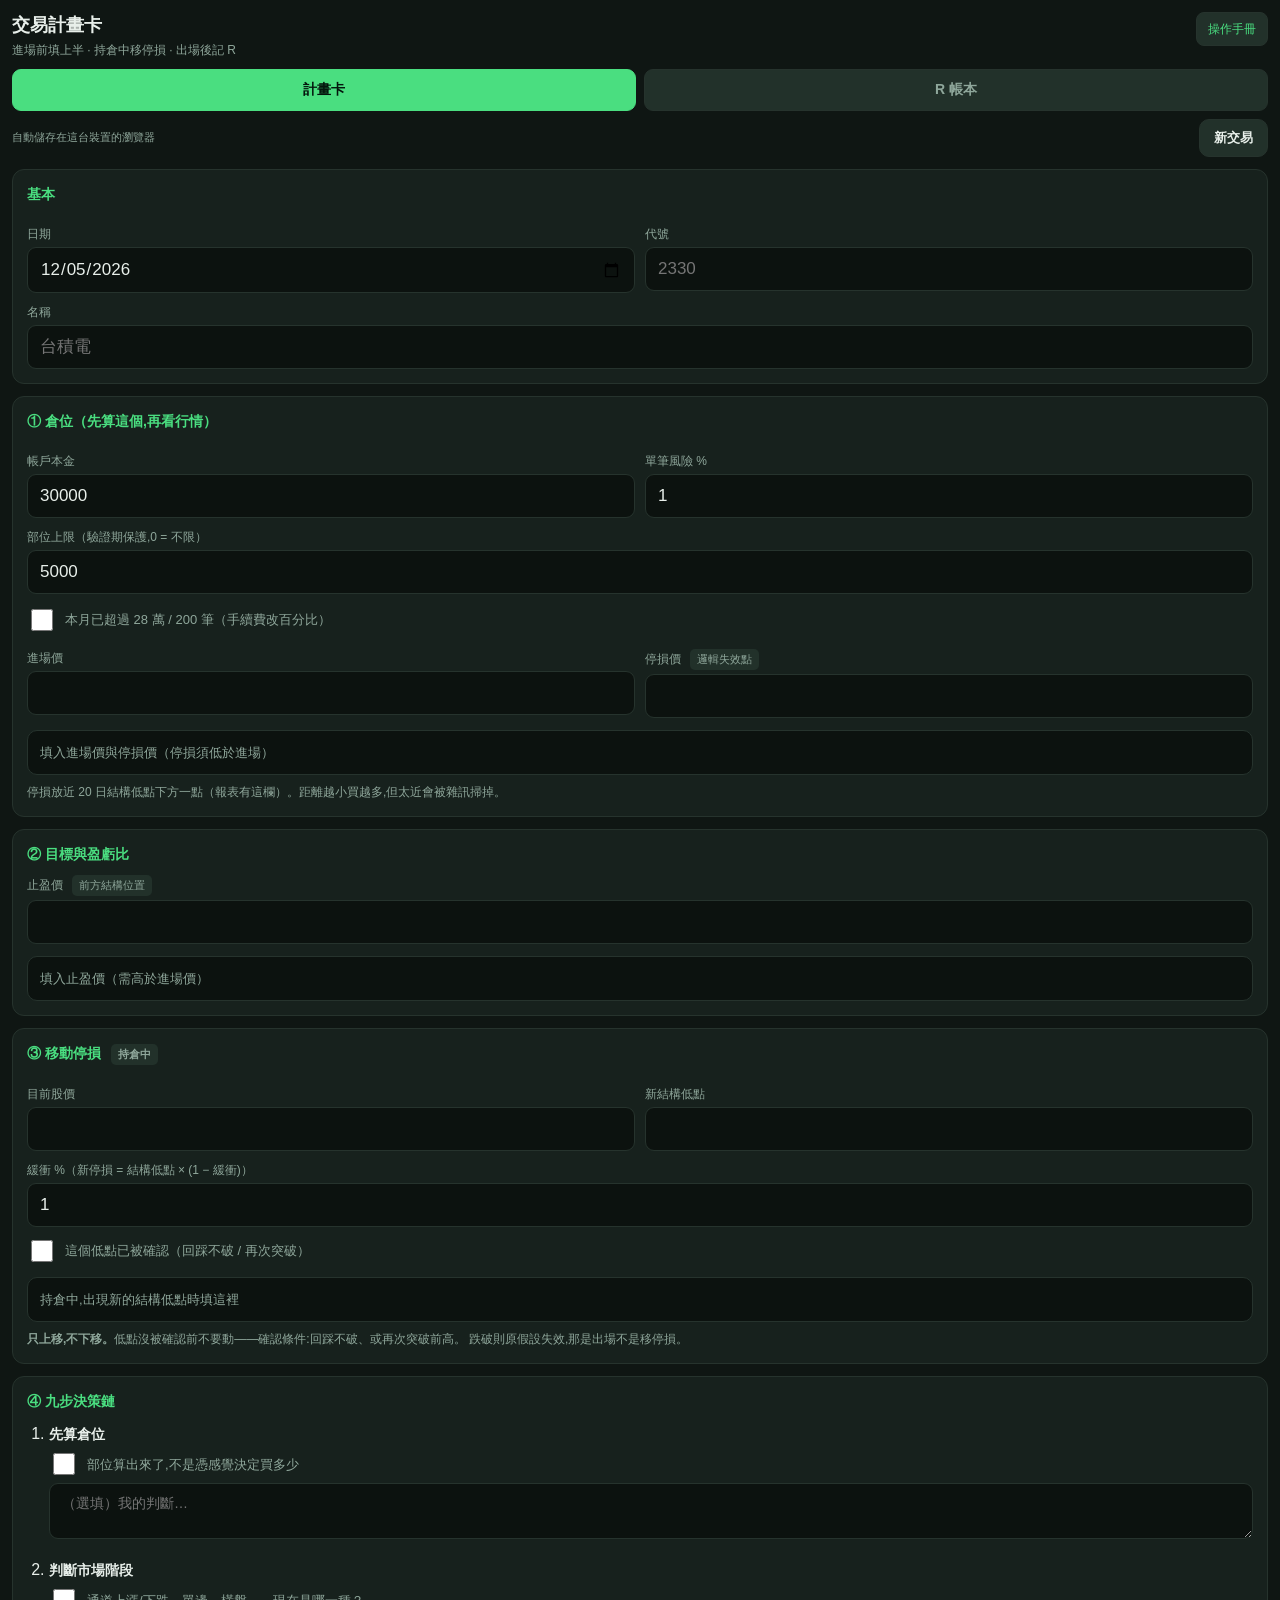
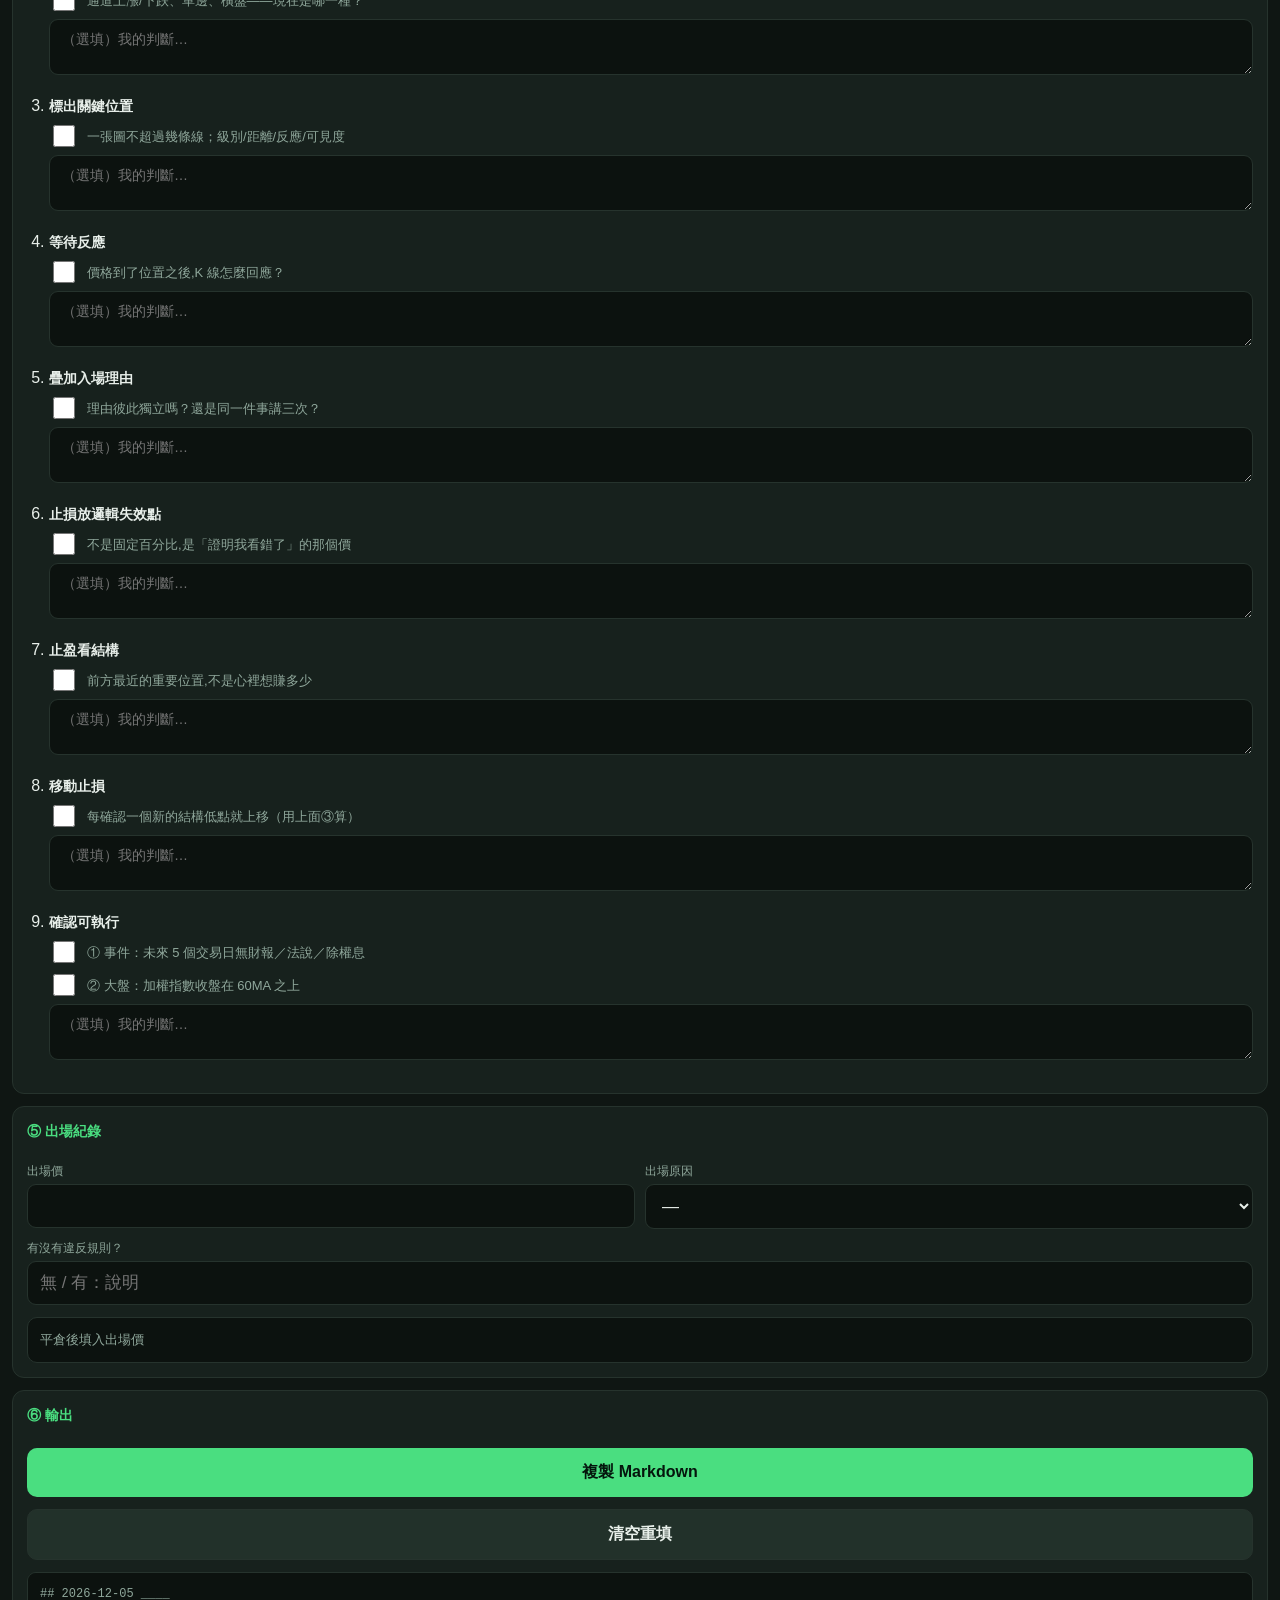
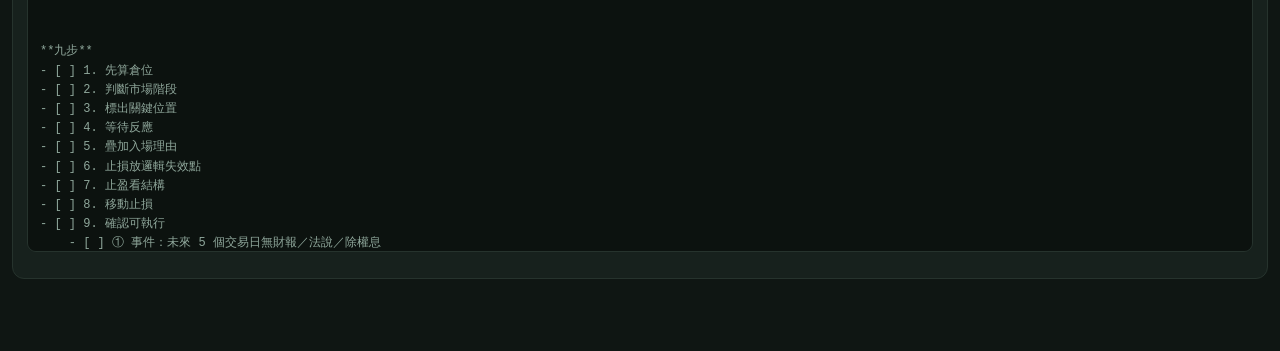
<file: index.html>
<!DOCTYPE html>
<html lang="zh-Hant">
<head>
<meta charset="utf-8">
<meta name="viewport" content="width=device-width,initial-scale=1,viewport-fit=cover">
<meta name="apple-mobile-web-app-capable" content="yes">
<meta name="mobile-web-app-capable" content="yes">
<meta name="apple-mobile-web-app-status-bar-style" content="black-translucent">
<meta name="apple-mobile-web-app-title" content="計畫卡">
<meta name="theme-color" content="#0f1613">
<link rel="apple-touch-icon" href="icon-180.png">
<link rel="icon" href="icon-192.png">
<link rel="manifest" href="manifest.webmanifest">
<title>交易計畫卡</title>
<style>
:root{--bg:#0f1613;--card:#17211d;--line:#26332d;--ink:#e8efea;--dim:#8fa79b;
  --acc:#4ade80;--warn:#fbbf24;--bad:#f87171;--ok:#34d399}
*{box-sizing:border-box;-webkit-tap-highlight-color:transparent}
body{margin:0;padding:10px 12px 60px;background:var(--bg);color:var(--ink);
  font:16px/1.5 -apple-system,BlinkMacSystemFont,"Noto Sans TC","PingFang TC",sans-serif}
h1{font-size:18px;margin:2px 0}
.sub{color:var(--dim);font-size:12px;margin-bottom:10px}
.tabs{display:flex;gap:8px;margin-bottom:12px}
.tabs button{flex:1;padding:11px;font-size:14px;font-weight:600;border:1px solid var(--line);
  border-radius:9px;background:#22312a;color:var(--dim);margin:0}
.tabs button.on{background:var(--acc);color:#04150c;border-color:var(--acc)}
section{background:var(--card);border:1px solid var(--line);border-radius:12px;
  padding:14px;margin-bottom:12px}
h2{font-size:14px;margin:0 0 10px;color:var(--acc)}
label{display:block;font-size:12px;color:var(--dim);margin:10px 0 4px}
input[type=number],input[type=text],input[type=date],textarea,select{
  width:100%;padding:11px 12px;font-size:17px;background:#0c120f;color:var(--ink);
  border:1px solid var(--line);border-radius:9px;font-family:inherit}
input:focus,textarea:focus{outline:none;border-color:var(--acc)}
textarea{font-size:14px;min-height:44px;resize:vertical}
.row{display:flex;gap:10px}.row>*{flex:1;min-width:0}
.out{background:#0c120f;border:1px solid var(--line);border-radius:10px;padding:12px;margin-top:12px}
.kv{display:flex;justify-content:space-between;align-items:baseline;
  padding:6px 0;border-bottom:1px dashed var(--line);font-size:14px}
.kv:last-child{border-bottom:none}
.kv b{font-size:19px;font-variant-numeric:tabular-nums}
.k{color:var(--dim)}
.big{font-size:26px!important;color:var(--acc)}
.note{font-size:12px;color:var(--dim);margin-top:8px;line-height:1.6}
.flag{padding:9px 11px;border-radius:8px;font-size:13px;margin-top:10px;line-height:1.55}
.f-warn{background:#3a2f10;color:#fcd34d;border:1px solid #6b5416}
.f-bad{background:#3d1a1a;color:#fca5a5;border:1px solid #7f2d2d}
.f-ok{background:#12301f;color:#86efac;border:1px solid #1f5c38}
ol.chain{margin:0;padding-left:22px}ol.chain li{margin-bottom:12px}
.step{font-size:14px;font-weight:600;margin-bottom:5px}
.chk{display:flex;align-items:center;gap:9px;margin:4px 0 5px}
.chk input{width:22px;height:22px;accent-color:var(--acc);flex:none}
.chk span{font-size:13px;color:var(--dim)}
button{width:100%;padding:14px;font-size:16px;font-weight:600;border:none;
  border-radius:10px;background:var(--acc);color:#04150c;margin-top:12px;font-family:inherit}
button.sec{background:#22312a;color:var(--ink);border:1px solid var(--line)}
pre{white-space:pre-wrap;word-break:break-all;background:#0c120f;border:1px solid var(--line);
  border-radius:9px;padding:12px;font-size:12px;line-height:1.6;color:var(--dim);
  max-height:280px;overflow:auto;font-family:ui-monospace,Menlo,monospace}
.tag{display:inline-block;font-size:11px;padding:2px 7px;border-radius:5px;
  background:#22312a;color:var(--dim);margin-left:6px}
svg{width:100%;height:120px;display:block;margin-top:10px}
.hide{display:none}
.savebar{display:flex;align-items:center;justify-content:space-between;gap:10px;margin:-4px 0 12px}
.savebar span{font-size:11px;color:var(--dim);line-height:1.4}
button.mini{width:auto;flex:none;padding:9px 14px;font-size:13px;margin:0;
  background:#22312a;color:var(--ink);border:1px solid var(--line)}
.hdr{display:flex;align-items:flex-start;justify-content:space-between;gap:10px}
a.help{flex:none;font-size:12px;text-decoration:none;color:var(--acc);
  border:1px solid var(--line);background:#22312a;border-radius:8px;padding:7px 11px;margin-top:2px}
body{padding-top:max(10px,env(safe-area-inset-top))}
</style>
</head>
<body>

<div class="hdr">
  <div>
    <h1>交易計畫卡</h1>
    <div class="sub">進場前填上半 · 持倉中移停損 · 出場後記 R</div>
  </div>
  <a class="help" href="manual.html">操作手冊</a>
</div>

<div class="tabs">
  <button id="tb1" class="on" onclick="tab(1)">計畫卡</button>
  <button id="tb2" onclick="tab(2)">R 帳本</button>
</div>

<div id="p1">
<div class="savebar">
  <span id="saveMsg">自動儲存在這台裝置的瀏覽器</span>
  <button class="mini" onclick="newTrade()">新交易</button>
</div>
<section>
  <h2>基本</h2>
  <div class="row">
    <div><label>日期</label><input type="date" id="d_date"></div>
    <div><label>代號</label><input type="text" id="d_code" placeholder="2330" inputmode="numeric"></div>
  </div>
  <label>名稱</label><input type="text" id="d_name" placeholder="台積電">
</section>

<section>
  <h2>① 倉位（先算這個,再看行情）</h2>
  <div class="row">
    <div><label>帳戶本金</label><input type="number" id="acct" value="30000" inputmode="decimal"></div>
    <div><label>單筆風險 %</label><input type="number" id="riskpct" value="1" step="0.1" inputmode="decimal"></div>
  </div>
  <label>部位上限（驗證期保護,0 = 不限）</label>
  <input type="number" id="cap" value="5000" inputmode="decimal">
  <label class="chk" style="margin-top:12px"><input type="checkbox" id="overTier">
    <span>本月已超過 28 萬 / 200 筆（手續費改百分比）</span></label>
  <div class="row">
    <div><label>進場價</label><input type="number" id="entry" step="0.01" inputmode="decimal"></div>
    <div><label>停損價 <span class="tag">邏輯失效點</span></label>
      <input type="number" id="stop" step="0.01" inputmode="decimal"></div>
  </div>
  <div class="out" id="posOut"></div>
  <div class="note">停損放近 20 日結構低點下方一點（報表有這欄）。距離越小買越多,但太近會被雜訊掃掉。</div>
</section>

<section>
  <h2>② 目標與盈虧比</h2>
  <label>止盈價 <span class="tag">前方結構位置</span></label>
  <input type="number" id="target" step="0.01" inputmode="decimal">
  <div class="out" id="rrOut"></div>
</section>

<section>
  <h2>③ 移動停損 <span class="tag">持倉中</span></h2>
  <div class="row">
    <div><label>目前股價</label><input type="number" id="cur" step="0.01" inputmode="decimal"></div>
    <div><label>新結構低點</label><input type="number" id="newlow" step="0.01" inputmode="decimal"></div>
  </div>
  <label>緩衝 %（新停損 = 結構低點 × (1 − 緩衝)）</label>
  <input type="number" id="buf" value="1" step="0.1" inputmode="decimal">
  <label class="chk" style="margin-top:10px"><input type="checkbox" id="cfm">
    <span>這個低點已被確認（回踩不破 / 再次突破）</span></label>
  <div class="out" id="trOut"></div>
  <div class="note"><b>只上移,不下移。</b>低點沒被確認前不要動——確認條件:回踩不破、或再次突破前高。
    跌破則原假設失效,那是出場不是移停損。</div>
</section>

<section>
  <h2>④ 九步決策鏈</h2>
  <ol class="chain" id="chain"></ol>
</section>

<section>
  <h2>⑤ 出場紀錄</h2>
  <div class="row">
    <div><label>出場價</label><input type="number" id="exit" step="0.01" inputmode="decimal"></div>
    <div><label>出場原因</label><select id="why"><option value="">—</option>
      <option>停損</option><option>移動停損</option><option>止盈</option>
      <option>死叉</option><option>自己提前出（違規）</option></select></div>
  </div>
  <label>有沒有違反規則？</label>
  <input type="text" id="viol" placeholder="無 / 有：說明">
  <div class="out" id="exOut"></div>
</section>

<section>
  <h2>⑥ 輸出</h2>
  <button onclick="copyTxt('md',this)">複製 Markdown</button>
  <button class="sec" onclick="reset()">清空重填</button>
  <pre id="md"></pre>
</section>
</div>

<div id="p2" class="hide">
<section>
  <h2>R 帳本</h2>
  <div class="note" style="margin:0 0 10px">
    把每筆的 R 貼進來（一行一筆,或用逗號分隔）。<b>紀錄留在你的 Obsidian,這裡只負責算。</b><br>
    可以加註解:<code>+1.8 2330</code>,程式只讀第一個數字。
  </div>
  <textarea id="rlist" style="min-height:150px" placeholder="+1.85&#10;-1.00&#10;-1.05&#10;+3.20&#10;-0.98"></textarea>
  <div class="out" id="ledOut"></div>
  <svg id="curve" viewBox="0 0 300 120" preserveAspectRatio="none"></svg>
  <div class="note" id="curveNote"></div>
  <button onclick="copyTxt('rmd',this)">複製統計</button>
  <pre id="rmd"></pre>
</section>
</div>

<script>
const FEE_FLAT=1, FEE_PCT=0.001425*0.28, TAX=0.003;
// 每步 = [標題, [勾選項…]]。第 9 步刻意拆成兩格：
// 事件濾網（無法回測,只能手查）與大盤濾網（唯一通過切樣本驗證的那條）
// 分開記錄,季檢時才量得出各自擋掉的訊號表現差多少。
const CHAIN=[
 ["先算倉位",["部位算出來了,不是憑感覺決定買多少"]],
 ["判斷市場階段",["通道上漲/下跌、單邊、橫盤——現在是哪一種？"]],
 ["標出關鍵位置",["一張圖不超過幾條線；級別/距離/反應/可見度"]],
 ["等待反應",["價格到了位置之後,K 線怎麼回應？"]],
 ["疊加入場理由",["理由彼此獨立嗎？還是同一件事講三次？"]],
 ["止損放邏輯失效點",["不是固定百分比,是「證明我看錯了」的那個價"]],
 ["止盈看結構",["前方最近的重要位置,不是心裡想賺多少"]],
 ["移動止損",["每確認一個新的結構低點就上移（用上面③算）"]],
 ["確認可執行",["① 事件：未來 5 個交易日無財報／法說／除權息",
                "② 大盤：加權指數收盤在 60MA 之上"]]
];
const $=id=>document.getElementById(id);
const n=id=>parseFloat($(id).value)||0;
const money=v=>Math.round(v).toLocaleString('zh-TW');
function fee(a){return $('overTier').checked?Math.max(FEE_FLAT,a*FEE_PCT):FEE_FLAT;}

$('chain').innerHTML=CHAIN.map((c,i)=>`<li><div class="step">${c[0]}</div>
  ${c[1].map((s,j)=>`<label class="chk"><input type="checkbox" id="c${i}_${j}">
    <span>${s}</span></label>`).join('')}
  <textarea id="t${i}" placeholder="（選填）我的判斷…"></textarea></li>`).join('');

function tab(k){
  $('p1').className=k==1?'':'hide'; $('p2').className=k==2?'':'hide';
  $('tb1').className=k==1?'on':''; $('tb2').className=k==2?'on':'';
}

function calc(){
  const A=n('acct'),rp=n('riskpct'),cap=n('cap');
  const P=n('entry'),S=n('stop'),T=n('target'),X=n('exit');
  const riskAmt=A*rp/100, per=P-S;
  if(!(P>0&&S>0&&per>0&&riskAmt>0)) return {ok:false};
  let sh=Math.floor(riskAmt/per), capped=false;
  if(cap>0&&sh*P>cap){sh=Math.floor(cap/P);capped=true;}
  const amt=sh*P, realRisk=sh*per, ref=T>0?T:P;
  const cost=fee(amt)+fee(sh*ref)+sh*ref*TAX;
  return {ok:sh>0,P,S,T,X,A,per,stopPct:per/P*100,sh,amt,realRisk,
    realRiskPct:realRisk/A*100,capped,cost,costR:realRisk?cost/realRisk:0};
}

function trail(r){
  const cur=n('cur'), low=n('newlow'), buf=n('buf')/100;
  if(!r.ok||!(low>0)) return null;
  const ns=low*(1-buf);
  const locked=(ns-r.P)*r.sh;
  const lockedR=r.realRisk?locked/r.realRisk:0;
  // 兩道防呆：停損只能上移（ns>原停損）；且不能跑到現價之上（否則一填就觸發）
  const above=cur>0&&ns>=cur;
  return {ns,cur,locked,lockedR,valid:ns>r.S&&!above,above,
    distPct:cur>0?(cur-ns)/cur*100:null,
    confirmed:$('cfm').checked};
}

function render(){
  const r=calc();
  // ① 倉位
  $('posOut').innerHTML = !r.ok
    ? '<div class="k" style="font-size:13px">填入進場價與停損價（停損須低於進場）</div>'
    : (()=>{let f='';
        if(r.capped)f+=`<div class="flag f-ok">已套用部位上限,實際風險 ${r.realRiskPct.toFixed(2)}%（比設定更安全）</div>`;
        if(r.stopPct>10)f+=`<div class="flag f-warn">停損距離 ${r.stopPct.toFixed(1)}% 偏大,同樣風險只能買很少</div>`;
        f+=r.costR>0.2
          ?`<div class="flag f-bad">成本 = ${r.costR.toFixed(2)}R,超過 0.2R。這波段太小,不值得做</div>`
          :`<div class="flag f-ok">成本 = ${r.costR.toFixed(2)}R（0.2R 以內）</div>`;
        return `<div class="kv"><span class="k">可買股數</span><b class="big">${money(r.sh)} 股</b></div>
        <div class="kv"><span class="k">部位金額</span><b>${money(r.amt)}</b></div>
        <div class="kv"><span class="k">每股風險</span><b>${r.per.toFixed(2)}</b></div>
        <div class="kv"><span class="k">停損距離</span><b>${r.stopPct.toFixed(2)}%</b></div>
        <div class="kv"><span class="k">1R = 風險金額</span><b>${money(r.realRisk)}</b></div>
        <div class="kv"><span class="k">佔本金</span><b>${r.realRiskPct.toFixed(2)}%</b></div>
        <div class="kv"><span class="k">預估來回成本</span><b>${money(r.cost)}</b></div>`+f;})();
  // ② 盈虧比
  if(!r.ok||!(r.T>r.P)){
    $('rrOut').innerHTML='<div class="k" style="font-size:13px">填入止盈價（需高於進場價）</div>';
  }else{
    const net=(r.T-r.P)*r.sh-r.cost, netR=net/r.realRisk, be=100/(1+netR);
    const f=netR<1?`<div class="flag f-bad">扣成本後僅 ${netR.toFixed(2)}R。盈虧比 <1 需要 >50% 勝率,趨勢系統做不到</div>`
      :netR<2?`<div class="flag f-warn">扣成本後 ${netR.toFixed(2)}R,需要 ${be.toFixed(0)}% 以上勝率</div>`
      :`<div class="flag f-ok">扣成本後 ${netR.toFixed(2)}R,勝率 >${be.toFixed(0)}% 即為正期望值</div>`;
    $('rrOut').innerHTML=`<div class="kv"><span class="k">盈虧比（毛）</span><b>${((r.T-r.P)/r.per).toFixed(2)} : 1</b></div>
      <div class="kv"><span class="k">扣成本後</span><b class="big">${netR.toFixed(2)}R</b></div>
      <div class="kv"><span class="k">目標獲利（淨）</span><b>${money(net)}</b></div>
      <div class="kv"><span class="k">損益兩平勝率</span><b>${be.toFixed(0)}%</b></div>`+f;
  }
  // ③ 移動停損
  const t=trail(r);
  if(!t){
    $('trOut').innerHTML='<div class="k" style="font-size:13px">持倉中,出現新的結構低點時填這裡</div>';
  }else{
    let f='';
    if(!t.confirmed) f+=`<div class="flag f-warn">低點尚未勾選「已確認」。沒確認就移停損 = 提早把自己洗出場</div>`;
    if(t.above) f+=`<div class="flag f-bad">新停損 ${t.ns.toFixed(2)} 已在現價 ${t.cur} 之上——一掛上去就會立刻成交。結構低點填錯了,或這根本是出場訊號</div>`;
    else if(!t.valid) f+=`<div class="flag f-bad">新停損 ${t.ns.toFixed(2)} 低於原停損 ${r.S}。<b>停損只上移不下移</b>,這次不要動</div>`;
    else if(t.lockedR>0) f+=`<div class="flag f-ok">已鎖定 +${t.lockedR.toFixed(2)}R —— 最壞情況變成獲利出場</div>`;
    else f+=`<div class="flag f-ok">風險由 -1.00R 縮小到 ${t.lockedR.toFixed(2)}R</div>`;
    $('trOut').innerHTML=`<div class="kv"><span class="k">新停損價</span><b class="big">${t.ns.toFixed(2)}</b></div>
      <div class="kv"><span class="k">若被掃出的損益</span><b>${t.locked>0?'+':''}${money(t.locked)}</b></div>
      <div class="kv"><span class="k">= 幾 R</span><b>${t.lockedR>0?'+':''}${t.lockedR.toFixed(2)}R</b></div>
      ${t.distPct!==null?`<div class="kv"><span class="k">距現價</span><b>${t.distPct.toFixed(2)}%</b></div>`:''}`+f;
  }
  // ⑤ 出場
  if(!r.ok||!r.X){
    $('exOut').innerHTML='<div class="k" style="font-size:13px">平倉後填入出場價</div>';
  }else{
    const c2=fee(r.amt)+fee(r.sh*r.X)+r.sh*r.X*TAX;
    const net=(r.X-r.P)*r.sh-c2, R=net/r.realRisk;
    $('exOut').innerHTML=`<div class="kv"><span class="k">實現損益（淨）</span>
      <b class="big" style="color:${R>0?'var(--ok)':'var(--bad)'}">${net>0?'+':''}${money(net)}</b></div>
      <div class="kv"><span class="k">R 倍數</span><b>${R>0?'+':''}${R.toFixed(2)}R</b></div>
      <div class="kv"><span class="k">報酬率</span><b>${(net/r.amt*100).toFixed(2)}%</b></div>
      <div class="kv"><span class="k">實付成本</span><b>${money(c2)}</b></div>
      <div class="flag ${R>0?'f-ok':'f-bad'}">把 <b>${R>0?'+':''}${R.toFixed(2)}R</b> 記進 R 帳本。累積 R 曲線才是成績單,不是帳戶餘額。</div>`;
  }
  buildMd(r,t);
}

function buildMd(r,t){
  const date=$('d_date').value||'____-__-__';
  let s=`## ${date} ${$('d_code').value||'____'} ${$('d_name').value||''}\n\n`;
  if(r.ok){
    s+=`**計畫**\n- 進場 ${r.P} / 停損 ${r.S}（距 ${r.stopPct.toFixed(2)}%）`;
    if(r.T>r.P)s+=` / 止盈 ${r.T}`;
    s+=`\n- 部位 ${money(r.sh)} 股 = ${money(r.amt)} 元｜1R = ${money(r.realRisk)} 元（本金 ${r.realRiskPct.toFixed(2)}%）\n`;
    if(r.T>r.P)s+=`- 目標 ${(((r.T-r.P)*r.sh-r.cost)/r.realRisk).toFixed(2)}R（扣成本）\n`;
    s+=`- 成本 ${money(r.cost)} 元 = ${r.costR.toFixed(2)}R\n`;
  }
  if(t&&t.valid)s+=`\n**移動停損**\n- 上移至 ${t.ns.toFixed(2)}（結構低點 ${n('newlow')}）→ 鎖定 ${t.lockedR>0?'+':''}${t.lockedR.toFixed(2)}R${t.confirmed?'　已確認':'　⚠️未確認'}\n`;
  s+=`\n**九步**\n`;
  CHAIN.forEach((c,i)=>{
    const tx=($('t'+i).value||'').trim();
    const all=c[1].every((_,j)=>$(`c${i}_${j}`).checked);
    s+=`- [${all?'x':' '}] ${i+1}. ${c[0]}${tx?'：'+tx:''}\n`;
    if(c[1].length>1) c[1].forEach((lab,j)=>{
      s+=`    - [${$(`c${i}_${j}`).checked?'x':' '}] ${lab}\n`;});
  });
  if(r.ok&&r.X){
    const c2=fee(r.amt)+fee(r.sh*r.X)+r.sh*r.X*TAX;
    const net=(r.X-r.P)*r.sh-c2, R=net/r.realRisk;
    s+=`\n**結果**\n- 出場 ${r.X}（${$('why').value||'—'}）\n`;
    s+=`- 損益 ${net>0?'+':''}${money(net)} 元 = **${R>0?'+':''}${R.toFixed(2)}R**\n`;
  }
  s+=`- 有沒有違反規則：${$('viol').value||'（待填）'}\n`;
  $('md').textContent=s;
}

// ── R 帳本 ──────────────────────────────────────────
function parseR(){
  return ($('rlist').value||'').split(/[\n,;]+/)
    .map(x=>{const m=x.match(/-?\d+(\.\d+)?/);return m?parseFloat(m[0]):null;})
    .filter(v=>v!==null&&isFinite(v));
}
function ledger(){
  const a=parseR();
  if(a.length<1){
    $('ledOut').innerHTML='<div class="k" style="font-size:13px">貼上你的 R 紀錄</div>';
    $('curve').innerHTML='';$('curveNote').textContent='';$('rmd').textContent='';return;}
  const w=a.filter(v=>v>0), l=a.filter(v=>v<=0);
  const sum=a.reduce((x,y)=>x+y,0), avg=sum/a.length;
  const sorted=[...a].sort((x,y)=>x-y);
  const med=sorted.length%2?sorted[(sorted.length-1)/2]
    :(sorted[sorted.length/2-1]+sorted[sorted.length/2])/2;
  const aw=w.length?w.reduce((x,y)=>x+y,0)/w.length:0;
  const al=l.length?l.reduce((x,y)=>x+y,0)/l.length:0;
  const rr=al?Math.abs(aw/al):0;
  // 累積、回撤、連敗
  let cum=0,peak=0,mdd=0,cur=0,worst=0,eq=[];
  a.forEach(v=>{cum+=v;eq.push(cum);peak=Math.max(peak,cum);mdd=Math.max(mdd,peak-cum);
    if(v<=0){cur++;worst=Math.max(worst,cur);}else cur=0;});
  const f=avg>0.1?'f-ok':avg<-0.1?'f-bad':'f-warn';
  const verdict=avg>0.1?`平均 ${avg.toFixed(2)}R —— 目前為正期望值`
    :avg<-0.1?`平均 ${avg.toFixed(2)}R —— 目前為負期望值,檢討或停手`
    :`平均 ${avg.toFixed(2)}R —— 約等於零,還看不出優勢`;
  const need=a.length<30?`樣本只有 ${a.length} 筆,統計上還不能下結論（至少 30 筆才有初步意義,100 筆以上才穩）`
    :a.length<100?`${a.length} 筆,有初步意義但仍不穩定`:`${a.length} 筆,樣本足夠`;
  $('ledOut').innerHTML=`
    <div class="kv"><span class="k">期望值（平均每筆）</span><b class="big" style="color:${avg>0?'var(--ok)':'var(--bad)'}">${avg>0?'+':''}${avg.toFixed(2)}R</b></div>
    <div class="kv"><span class="k">筆數 / 勝率</span><b>${a.length} 筆 / ${(w.length/a.length*100).toFixed(0)}%</b></div>
    <div class="kv"><span class="k">平均獲利 / 平均虧損</span><b>${aw.toFixed(2)}R / ${al.toFixed(2)}R</b></div>
    <div class="kv"><span class="k">賺賠比</span><b>${rr.toFixed(2)} : 1</b></div>
    <div class="kv"><span class="k">中位數</span><b>${med>0?'+':''}${med.toFixed(2)}R</b></div>
    <div class="kv"><span class="k">累積</span><b>${sum>0?'+':''}${sum.toFixed(2)}R</b></div>
    <div class="kv"><span class="k">最大回撤</span><b style="color:var(--bad)">-${mdd.toFixed(2)}R</b></div>
    <div class="kv"><span class="k">最長連敗</span><b>${worst} 筆</b></div>
    <div class="flag ${f}">${verdict}</div>
    <div class="flag f-warn">${need}</div>`;
  drawCurve(eq);
  $('curveNote').textContent=`累積 R 曲線（${a.length} 筆）。往上=有優勢,橫走=零,往下=停手。`;
  $('rmd').textContent=
`**R 帳本統計**（${new Date().toISOString().slice(0,10)}）
- 筆數 ${a.length}｜勝率 ${(w.length/a.length*100).toFixed(0)}%
- 期望值 ${avg>0?'+':''}${avg.toFixed(2)}R／筆｜中位數 ${med.toFixed(2)}R
- 平均獲利 ${aw.toFixed(2)}R｜平均虧損 ${al.toFixed(2)}R｜賺賠比 ${rr.toFixed(2)}:1
- 累積 ${sum>0?'+':''}${sum.toFixed(2)}R｜最大回撤 -${mdd.toFixed(2)}R｜最長連敗 ${worst} 筆
- ${need}
`;
}
function drawCurve(eq){
  const W=300,H=120,P=6;
  const lo=Math.min(0,...eq), hi=Math.max(0,...eq), span=(hi-lo)||1;
  const x=i=>P+i*(W-2*P)/Math.max(1,eq.length-1);
  const y=v=>H-P-(v-lo)/span*(H-2*P);
  const pts=eq.map((v,i)=>`${x(i).toFixed(1)},${y(v).toFixed(1)}`).join(' ');
  const zero=y(0);
  $('curve').innerHTML=
   `<line x1="0" y1="${zero}" x2="${W}" y2="${zero}" stroke="#26332d" stroke-width="1"/>
    <polyline points="${pts}" fill="none" stroke="${eq[eq.length-1]>=0?'#4ade80':'#f87171'}" stroke-width="2"/>`;
}

function copyTxt(id,btn){
  const t=$(id).textContent, done=()=>{const o=btn.textContent;
    btn.textContent='已複製 ✓';setTimeout(()=>btn.textContent=o,1600);};
  if(navigator.clipboard&&window.isSecureContext)
    navigator.clipboard.writeText(t).then(done).catch(fb); else fb();
  function fb(){const a=document.createElement('textarea');a.value=t;
    a.style.position='fixed';a.style.opacity=0;document.body.appendChild(a);a.select();
    try{document.execCommand('copy');done();}catch(e){alert('請長按下方文字手動複製');}
    document.body.removeChild(a);}
}
function reset(){
  ['d_code','d_name','entry','stop','target','exit','viol','cur','newlow'].forEach(i=>$(i).value='');
  $('why').value='';$('cfm').checked=false;
  CHAIN.forEach((c,i)=>{c[1].forEach((_,j)=>$(`c${i}_${j}`).checked=false);
    $('t'+i).value='';});
  render();save();
}

// ── 自動儲存 ────────────────────────────────────────
// 存在 localStorage，只在這台裝置的這個瀏覽器有效。
// Obsidian 仍然是母本——這裡只是讓你重開卡片時不用把數字抄回來。
const SKEY='tradecard.v1';
const today=()=>new Date().toISOString().slice(0,10);
const fields=()=>[...document.querySelectorAll('input[id],textarea[id],select[id]')];

let saveTimer=null;
function save(){
  clearTimeout(saveTimer);
  saveTimer=setTimeout(()=>{
    try{
      const o={};
      fields().forEach(el=>{o[el.id]=el.type==='checkbox'?el.checked:el.value;});
      localStorage.setItem(SKEY,JSON.stringify({t:Date.now(),o}));
      const d=new Date();
      $('saveMsg').textContent='已儲存 '+String(d.getHours()).padStart(2,'0')
        +':'+String(d.getMinutes()).padStart(2,'0')+'　·　母本仍在 Obsidian';
    }catch(e){ // 無痕模式／關閉儲存權限
      $('saveMsg').textContent='⚠️ 這個瀏覽器不允許儲存，關掉頁面就會清空';
    }
  },250);
}

function load(){
  let s=null;
  try{s=JSON.parse(localStorage.getItem(SKEY)||'null');}catch(e){}
  if(!s||!s.o){$('d_date').value=today();return;}
  fields().forEach(el=>{
    if(!(el.id in s.o))return;
    if(el.type==='checkbox')el.checked=!!s.o[el.id]; else el.value=s.o[el.id];
  });
  if(!$('d_date').value)$('d_date').value=today();
  const d=new Date(s.t);
  $('saveMsg').textContent='已回復 '+d.toISOString().slice(0,10)+' 的內容　·　母本仍在 Obsidian';
}

function newTrade(){
  if(!confirm('清空這筆，開始新交易？\n\n保留：帳戶本金、單筆風險%、部位上限、緩衝%、R 帳本\n清空：代號、價格、九步勾選與筆記、出場紀錄\n\n記得先把 Markdown 複製到 Obsidian。'))return;
  reset();
  $('d_date').value=today();
  save();
  window.scrollTo({top:0,behavior:'smooth'});
}

document.addEventListener('input',e=>{
  if(e.target.id==='rlist')ledger(); else render();
  save();});
document.addEventListener('change',e=>{
  if(e.target.id==='rlist')ledger(); else render();
  save();});
load();
render();ledger();

// 離線用：把整包存進瀏覽器快取，沒訊號時照樣打得開
if('serviceWorker' in navigator)
  navigator.serviceWorker.register('sw.js').catch(()=>{});
</script>
</body>
</html>
</file>
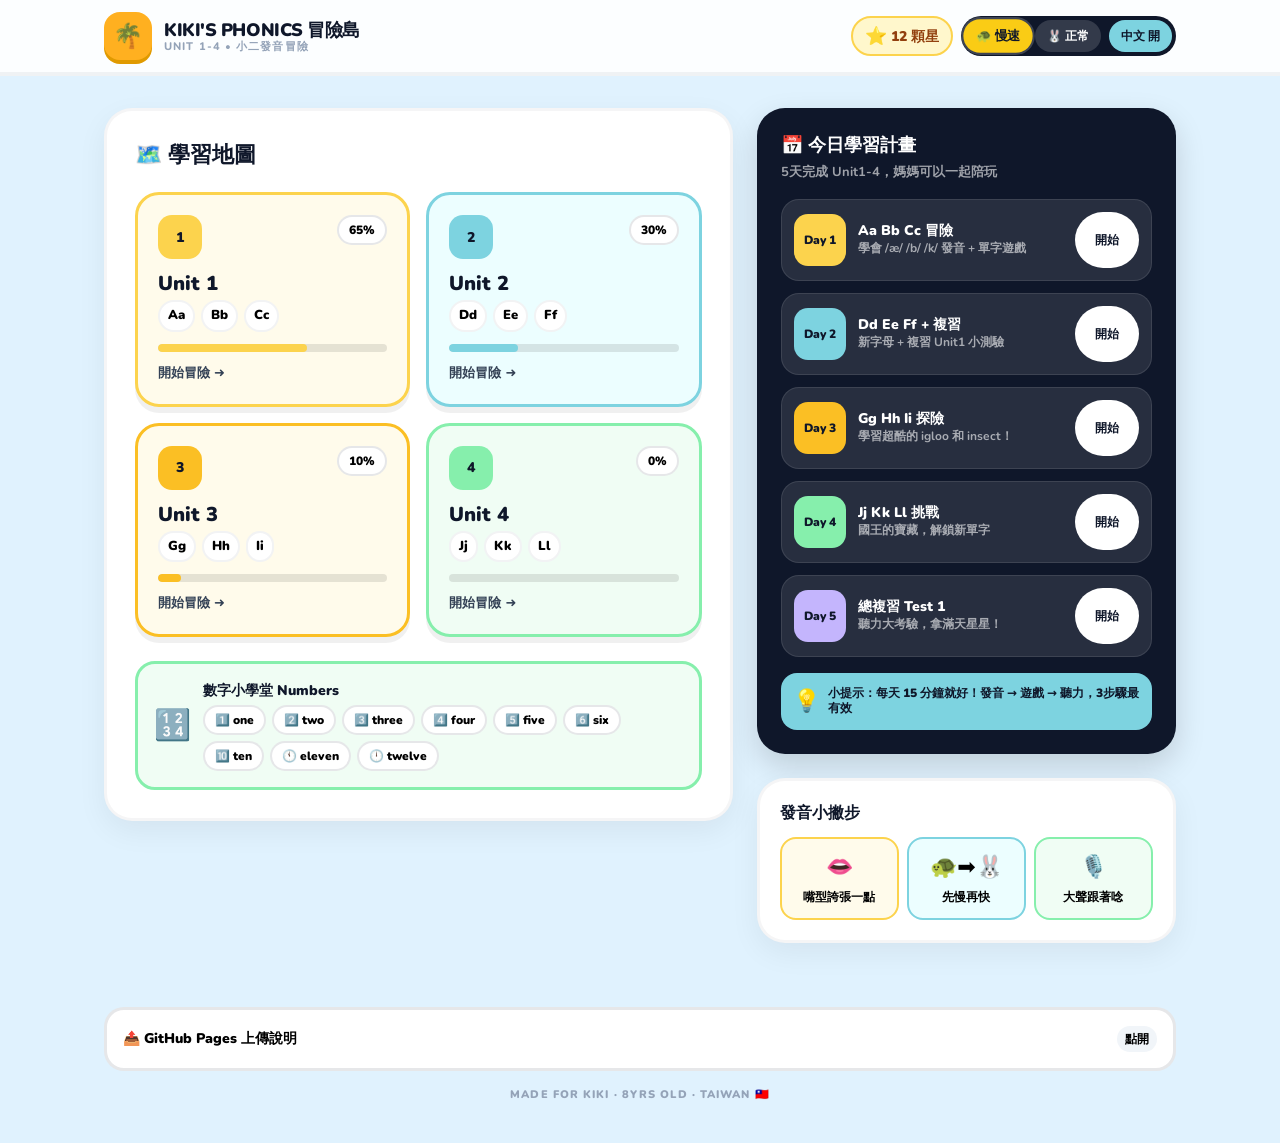
<file: kiki-phonics/index.html>
<!DOCTYPE html>
<html lang="en">
<head><style>
@font-face {
  font-family: "Optimistic";
  font-style: normal;
  font-weight: 400 600;
  font-display: swap;
  src: url("/fonts/OptimisticAI_VF_Optimized.woff2") format("woff2");
}
@font-face {
  font-family: "Optimistic Mono";
  font-style: normal;
  font-weight: 400;
  font-display: swap;
  src: url("/fonts/OptimisticMono_W_TextRegular.woff2") format("woff2");
}
:where(html) {
  font-family: "Optimistic", system-ui, sans-serif;
}
:where(code, pre, kbd, samp) {
  font-family: "Optimistic Mono", ui-monospace, monospace;
}
</style>
  <meta charset="UTF-8">
  <meta name="viewport" content="width=device-width, initial-scale=1">
  <title>React Artifact</title>
  <style>*,:after,:before{--tw-border-spacing-x:0;--tw-border-spacing-y:0;--tw-translate-x:0;--tw-translate-y:0;--tw-rotate:0;--tw-skew-x:0;--tw-skew-y:0;--tw-scale-x:1;--tw-scale-y:1;--tw-pan-x: ;--tw-pan-y: ;--tw-pinch-zoom: ;--tw-scroll-snap-strictness:proximity;--tw-gradient-from-position: ;--tw-gradient-via-position: ;--tw-gradient-to-position: ;--tw-ordinal: ;--tw-slashed-zero: ;--tw-numeric-figure: ;--tw-numeric-spacing: ;--tw-numeric-fraction: ;--tw-ring-inset: ;--tw-ring-offset-width:0px;--tw-ring-offset-color:#fff;--tw-ring-color:rgba(59,130,246,.5);--tw-ring-offset-shadow:0 0 #0000;--tw-ring-shadow:0 0 #0000;--tw-shadow:0 0 #0000;--tw-shadow-colored:0 0 #0000;--tw-blur: ;--tw-brightness: ;--tw-contrast: ;--tw-grayscale: ;--tw-hue-rotate: ;--tw-invert: ;--tw-saturate: ;--tw-sepia: ;--tw-drop-shadow: ;--tw-backdrop-blur: ;--tw-backdrop-brightness: ;--tw-backdrop-contrast: ;--tw-backdrop-grayscale: ;--tw-backdrop-hue-rotate: ;--tw-backdrop-invert: ;--tw-backdrop-opacity: ;--tw-backdrop-saturate: ;--tw-backdrop-sepia: ;--tw-contain-size: ;--tw-contain-layout: ;--tw-contain-paint: ;--tw-contain-style: }::backdrop{--tw-border-spacing-x:0;--tw-border-spacing-y:0;--tw-translate-x:0;--tw-translate-y:0;--tw-rotate:0;--tw-skew-x:0;--tw-skew-y:0;--tw-scale-x:1;--tw-scale-y:1;--tw-pan-x: ;--tw-pan-y: ;--tw-pinch-zoom: ;--tw-scroll-snap-strictness:proximity;--tw-gradient-from-position: ;--tw-gradient-via-position: ;--tw-gradient-to-position: ;--tw-ordinal: ;--tw-slashed-zero: ;--tw-numeric-figure: ;--tw-numeric-spacing: ;--tw-numeric-fraction: ;--tw-ring-inset: ;--tw-ring-offset-width:0px;--tw-ring-offset-color:#fff;--tw-ring-color:rgba(59,130,246,.5);--tw-ring-offset-shadow:0 0 #0000;--tw-ring-shadow:0 0 #0000;--tw-shadow:0 0 #0000;--tw-shadow-colored:0 0 #0000;--tw-blur: ;--tw-brightness: ;--tw-contrast: ;--tw-grayscale: ;--tw-hue-rotate: ;--tw-invert: ;--tw-saturate: ;--tw-sepia: ;--tw-drop-shadow: ;--tw-backdrop-blur: ;--tw-backdrop-brightness: ;--tw-backdrop-contrast: ;--tw-backdrop-grayscale: ;--tw-backdrop-hue-rotate: ;--tw-backdrop-invert: ;--tw-backdrop-opacity: ;--tw-backdrop-saturate: ;--tw-backdrop-sepia: ;--tw-contain-size: ;--tw-contain-layout: ;--tw-contain-paint: ;--tw-contain-style: }/*! tailwindcss v3.4.18 | MIT License | https://tailwindcss.com*/*,:after,:before{box-sizing:border-box;border:0 solid #e5e7eb}:after,:before{--tw-content:""}:host,html{line-height:1.5;-webkit-text-size-adjust:100%;-moz-tab-size:4;-o-tab-size:4;tab-size:4;font-family:ui-sans-serif,system-ui,sans-serif,Apple Color Emoji,Segoe UI Emoji,Segoe UI Symbol,Noto Color Emoji;font-feature-settings:normal;font-variation-settings:normal;-webkit-tap-highlight-color:transparent}body{line-height:inherit}hr{height:0;color:inherit;border-top-width:1px}abbr:where([title]){-webkit-text-decoration:underline dotted;text-decoration:underline dotted}h1,h2,h3,h4,h5,h6{font-size:inherit;font-weight:inherit}a{color:inherit;text-decoration:inherit}b,strong{font-weight:bolder}code,kbd,pre,samp{font-family:ui-monospace,SFMono-Regular,Menlo,Monaco,Consolas,Liberation Mono,Courier New,monospace;font-feature-settings:normal;font-variation-settings:normal;font-size:1em}small{font-size:80%}sub,sup{font-size:75%;line-height:0;position:relative;vertical-align:baseline}sub{bottom:-.25em}sup{top:-.5em}table{text-indent:0;border-color:inherit;border-collapse:collapse}button,input,optgroup,select,textarea{font-family:inherit;font-feature-settings:inherit;font-variation-settings:inherit;font-size:100%;font-weight:inherit;line-height:inherit;letter-spacing:inherit;color:inherit;margin:0;padding:0}button,select{text-transform:none}button,input:where([type=button]),input:where([type=reset]),input:where([type=submit]){-webkit-appearance:button;background-color:transparent;background-image:none}:-moz-focusring{outline:auto}:-moz-ui-invalid{box-shadow:none}progress{vertical-align:baseline}::-webkit-inner-spin-button,::-webkit-outer-spin-button{height:auto}[type=search]{-webkit-appearance:textfield;outline-offset:-2px}::-webkit-search-decoration{-webkit-appearance:none}::-webkit-file-upload-button{-webkit-appearance:button;font:inherit}summary{display:list-item}blockquote,dd,dl,figure,h1,h2,h3,h4,h5,h6,hr,p,pre{margin:0}fieldset{margin:0}fieldset,legend{padding:0}menu,ol,ul{list-style:none;margin:0;padding:0}dialog{padding:0}textarea{resize:vertical}input::-moz-placeholder,textarea::-moz-placeholder{opacity:1;color:#9ca3af}input::placeholder,textarea::placeholder{opacity:1;color:#9ca3af}[role=button],button{cursor:pointer}:disabled{cursor:default}audio,canvas,embed,iframe,img,object,svg,video{display:block;vertical-align:middle}img,video{max-width:100%;height:auto}[hidden]:where(:not([hidden=until-found])){display:none}.pointer-events-none{pointer-events:none}.visible{visibility:visible}.fixed{position:fixed}.absolute{position:absolute}.relative{position:relative}.sticky{position:sticky}.inset-0{inset:0}.bottom-2{bottom:.5rem}.bottom-6{bottom:1.5rem}.left-1\/2{left:50%}.left-2{left:.5rem}.right-2{right:.5rem}.top-0{top:0}.z-40{z-index:40}.z-50{z-index:50}.z-\[100\]{z-index:100}.z-\[60\]{z-index:60}.mx-auto{margin-left:auto;margin-right:auto}.mb-4{margin-bottom:1rem}.ml-1{margin-left:.25rem}.ml-2{margin-left:.5rem}.ml-auto{margin-left:auto}.mt-0\.5{margin-top:.125rem}.mt-1{margin-top:.25rem}.mt-2{margin-top:.5rem}.mt-3{margin-top:.75rem}.mt-4{margin-top:1rem}.mt-5{margin-top:1.25rem}.mt-6{margin-top:1.5rem}.mt-8{margin-top:2rem}.flex{display:flex}.inline-flex{display:inline-flex}.grid{display:grid}.hidden{display:none}.h-2{height:.5rem}.h-\[132px\]{height:132px}.h-\[200px\]{height:200px}.h-\[24px\]{height:24px}.h-\[32px\]{height:32px}.h-\[36px\]{height:36px}.h-\[40px\]{height:40px}.h-\[44px\]{height:44px}.h-\[48px\]{height:48px}.h-\[52px\]{height:52px}.h-\[56px\]{height:56px}.h-\[64px\]{height:64px}.h-\[72px\]{height:72px}.h-\[8px\]{height:8px}.h-full{height:100%}.min-h-screen{min-height:100vh}.w-2{width:.5rem}.w-\[24px\]{width:24px}.w-\[44px\]{width:44px}.w-\[48px\]{width:48px}.w-\[52px\]{width:52px}.w-fit{width:-moz-fit-content;width:fit-content}.w-full{width:100%}.min-w-0{min-width:0}.min-w-\[64px\]{min-width:64px}.max-w-\[1120px\]{max-width:1120px}.max-w-\[360px\]{max-width:360px}.max-w-\[420px\]{max-width:420px}.flex-1{flex:1 1 0%}.-translate-x-1\/2{--tw-translate-x:-50%}.-translate-x-1\/2,.translate-y-0{transform:translate(var(--tw-translate-x),var(--tw-translate-y)) rotate(var(--tw-rotate)) skewX(var(--tw-skew-x)) skewY(var(--tw-skew-y)) scaleX(var(--tw-scale-x)) scaleY(var(--tw-scale-y))}.translate-y-0{--tw-translate-y:0px}.translate-y-12{--tw-translate-y:3rem}.scale-105,.translate-y-12{transform:translate(var(--tw-translate-x),var(--tw-translate-y)) rotate(var(--tw-rotate)) skewX(var(--tw-skew-x)) skewY(var(--tw-skew-y)) scaleX(var(--tw-scale-x)) scaleY(var(--tw-scale-y))}.scale-105{--tw-scale-x:1.05;--tw-scale-y:1.05}.scale-110{--tw-scale-x:1.1;--tw-scale-y:1.1}.scale-110,.scale-\[1\.02\]{transform:translate(var(--tw-translate-x),var(--tw-translate-y)) rotate(var(--tw-rotate)) skewX(var(--tw-skew-x)) skewY(var(--tw-skew-y)) scaleX(var(--tw-scale-x)) scaleY(var(--tw-scale-y))}.scale-\[1\.02\]{--tw-scale-x:1.02;--tw-scale-y:1.02}.transform{transform:translate(var(--tw-translate-x),var(--tw-translate-y)) rotate(var(--tw-rotate)) skewX(var(--tw-skew-x)) skewY(var(--tw-skew-y)) scaleX(var(--tw-scale-x)) scaleY(var(--tw-scale-y))}.animate-\[fall_1\.2s_ease-out_forwards\]{animation:fall 1.2s ease-out forwards}.animate-\[shake_0\.4s\]{animation:shake .4s}@keyframes pulse{50%{opacity:.5}}.animate-pulse{animation:pulse 2s cubic-bezier(.4,0,.6,1) infinite}.cursor-crosshair{cursor:crosshair}.cursor-pointer{cursor:pointer}.touch-none{touch-action:none}.select-none{-webkit-user-select:none;-moz-user-select:none;user-select:none}.list-none{list-style-type:none}.grid-cols-2{grid-template-columns:repeat(2,minmax(0,1fr))}.grid-cols-3{grid-template-columns:repeat(3,minmax(0,1fr))}.flex-col{flex-direction:column}.flex-wrap{flex-wrap:wrap}.place-items-center{place-items:center}.items-start{align-items:flex-start}.items-center{align-items:center}.justify-center{justify-content:center}.justify-between{justify-content:space-between}.gap-1{gap:.25rem}.gap-1\.5{gap:.375rem}.gap-2{gap:.5rem}.gap-3{gap:.75rem}.gap-4{gap:1rem}.gap-6{gap:1.5rem}.space-y-2>:not([hidden])~:not([hidden]){--tw-space-y-reverse:0;margin-top:calc(.5rem*(1 - var(--tw-space-y-reverse)));margin-bottom:calc(.5rem*var(--tw-space-y-reverse))}.space-y-3>:not([hidden])~:not([hidden]){--tw-space-y-reverse:0;margin-top:calc(.75rem*(1 - var(--tw-space-y-reverse)));margin-bottom:calc(.75rem*var(--tw-space-y-reverse))}.space-y-4>:not([hidden])~:not([hidden]){--tw-space-y-reverse:0;margin-top:calc(1rem*(1 - var(--tw-space-y-reverse)));margin-bottom:calc(1rem*var(--tw-space-y-reverse))}.space-y-6>:not([hidden])~:not([hidden]){--tw-space-y-reverse:0;margin-top:calc(1.5rem*(1 - var(--tw-space-y-reverse)));margin-bottom:calc(1.5rem*var(--tw-space-y-reverse))}.overflow-auto{overflow:auto}.overflow-hidden,.truncate{overflow:hidden}.truncate{text-overflow:ellipsis;white-space:nowrap}.rounded{border-radius:.25rem}.rounded-\[12px\]{border-radius:12px}.rounded-\[14px\]{border-radius:14px}.rounded-\[16px\]{border-radius:16px}.rounded-\[18px\]{border-radius:18px}.rounded-\[2\.5rem\]{border-radius:2.5rem}.rounded-\[20px\]{border-radius:20px}.rounded-\[22px\]{border-radius:22px}.rounded-\[24px\]{border-radius:24px}.rounded-\[28px\]{border-radius:28px}.rounded-full{border-radius:9999px}.border{border-width:1px}.border-2{border-width:2px}.border-\[3px\]{border-width:3px}.border-\[4px\]{border-width:4px}.border-\[6px\]{border-width:6px}.border-b-\[4px\]{border-bottom-width:4px}.border-dashed{border-style:dashed}.border-\[\#4FC0D0\]{--tw-border-opacity:1;border-color:rgb(79 192 208/var(--tw-border-opacity,1))}.border-\[\#7DD3E0\]{--tw-border-opacity:1;border-color:rgb(125 211 224/var(--tw-border-opacity,1))}.border-\[\#86EFAC\]{--tw-border-opacity:1;border-color:rgb(134 239 172/var(--tw-border-opacity,1))}.border-\[\#FCD34D\]{--tw-border-opacity:1;border-color:rgb(252 211 77/var(--tw-border-opacity,1))}.border-green-500{--tw-border-opacity:1;border-color:rgb(34 197 94/var(--tw-border-opacity,1))}.border-slate-200{--tw-border-opacity:1;border-color:rgb(226 232 240/var(--tw-border-opacity,1))}.border-slate-300{--tw-border-opacity:1;border-color:rgb(203 213 225/var(--tw-border-opacity,1))}.border-slate-900{--tw-border-opacity:1;border-color:rgb(15 23 42/var(--tw-border-opacity,1))}.border-slate-900\/10{border-color:rgba(15,23,42,.1)}.border-slate-900\/5{border-color:rgba(15,23,42,.05)}.border-slate-900\/\[0\.04\]{border-color:rgba(15,23,42,.04)}.border-white{--tw-border-opacity:1;border-color:rgb(255 255 255/var(--tw-border-opacity,1))}.border-white\/10{border-color:hsla(0,0%,100%,.1)}.border-yellow-600{--tw-border-opacity:1;border-color:rgb(202 138 4/var(--tw-border-opacity,1))}.bg-\[\#7DD3E0\]{--tw-bg-opacity:1;background-color:rgb(125 211 224/var(--tw-bg-opacity,1))}.bg-\[\#7DD3E0\]\/95{background-color:rgba(125,211,224,.95)}.bg-\[\#E0F2FE\]{--tw-bg-opacity:1;background-color:rgb(224 242 254/var(--tw-bg-opacity,1))}.bg-\[\#ECFEFF\]{--tw-bg-opacity:1;background-color:rgb(236 254 255/var(--tw-bg-opacity,1))}.bg-\[\#F0FDF4\]{--tw-bg-opacity:1;background-color:rgb(240 253 244/var(--tw-bg-opacity,1))}.bg-\[\#FCD34D\]{--tw-bg-opacity:1;background-color:rgb(252 211 77/var(--tw-bg-opacity,1))}.bg-\[\#FFB020\]{--tw-bg-opacity:1;background-color:rgb(255 176 32/var(--tw-bg-opacity,1))}.bg-\[\#FFF7CC\]{--tw-bg-opacity:1;background-color:rgb(255 247 204/var(--tw-bg-opacity,1))}.bg-\[\#FFFBEB\]{--tw-bg-opacity:1;background-color:rgb(255 251 235/var(--tw-bg-opacity,1))}.bg-\[\#FFFEFB\]{--tw-bg-opacity:1;background-color:rgb(255 254 251/var(--tw-bg-opacity,1))}.bg-black\/10{background-color:rgba(0,0,0,.1)}.bg-green-50{--tw-bg-opacity:1;background-color:rgb(240 253 244/var(--tw-bg-opacity,1))}.bg-slate-100{--tw-bg-opacity:1;background-color:rgb(241 245 249/var(--tw-bg-opacity,1))}.bg-slate-50{--tw-bg-opacity:1;background-color:rgb(248 250 252/var(--tw-bg-opacity,1))}.bg-slate-900{--tw-bg-opacity:1;background-color:rgb(15 23 42/var(--tw-bg-opacity,1))}.bg-white{--tw-bg-opacity:1;background-color:rgb(255 255 255/var(--tw-bg-opacity,1))}.bg-white\/10{background-color:hsla(0,0%,100%,.1)}.bg-white\/15{background-color:hsla(0,0%,100%,.15)}.bg-white\/80{background-color:hsla(0,0%,100%,.8)}.bg-white\/90{background-color:hsla(0,0%,100%,.9)}.bg-yellow-100{--tw-bg-opacity:1;background-color:rgb(254 249 195/var(--tw-bg-opacity,1))}.bg-yellow-400{--tw-bg-opacity:1;background-color:rgb(250 204 21/var(--tw-bg-opacity,1))}.p-1{padding:.25rem}.p-3{padding:.75rem}.p-4{padding:1rem}.p-5{padding:1.25rem}.p-6{padding:1.5rem}.p-8{padding:2rem}.px-1\.5{padding-left:.375rem;padding-right:.375rem}.px-2{padding-left:.5rem;padding-right:.5rem}.px-2\.5{padding-left:.625rem;padding-right:.625rem}.px-3{padding-left:.75rem;padding-right:.75rem}.px-4{padding-left:1rem;padding-right:1rem}.px-5{padding-left:1.25rem;padding-right:1.25rem}.px-6{padding-left:1.5rem;padding-right:1.5rem}.py-0\.5{padding-top:.125rem;padding-bottom:.125rem}.py-1{padding-top:.25rem;padding-bottom:.25rem}.py-3{padding-top:.75rem;padding-bottom:.75rem}.py-4{padding-top:1rem;padding-bottom:1rem}.py-6{padding-top:1.5rem;padding-bottom:1.5rem}.pb-1{padding-bottom:.25rem}.pb-10{padding-bottom:2.5rem}.text-left{text-align:left}.text-center{text-align:center}.font-\[Nunito\2c ui-rounded\2c system-ui\]{font-family:Nunito,ui-rounded,system-ui}.text-\[10px\]{font-size:10px}.text-\[11px\]{font-size:11px}.text-\[120px\]{font-size:120px}.text-\[12px\]{font-size:12px}.text-\[13px\]{font-size:13px}.text-\[14px\]{font-size:14px}.text-\[15px\]{font-size:15px}.text-\[16px\]{font-size:16px}.text-\[18px\]{font-size:18px}.text-\[20px\]{font-size:20px}.text-\[22px\]{font-size:22px}.text-\[24px\]{font-size:24px}.text-\[28px\]{font-size:28px}.text-\[30px\]{font-size:30px}.text-\[36px\]{font-size:36px}.text-\[42px\]{font-size:42px}.text-\[48px\]{font-size:48px}.text-\[64px\]{font-size:64px}.text-\[72px\]{font-size:72px}.text-\[84px\]{font-size:84px}.font-black{font-weight:900}.font-bold{font-weight:700}.font-extrabold{font-weight:800}.leading-none{line-height:1}.leading-relaxed{line-height:1.625}.leading-snug{line-height:1.375}.leading-tight{line-height:1.25}.tracking-tight{letter-spacing:-.025em}.tracking-widest{letter-spacing:.1em}.text-\[\#92400E\]{--tw-text-opacity:1;color:rgb(146 64 14/var(--tw-text-opacity,1))}.text-green-600{--tw-text-opacity:1;color:rgb(22 163 74/var(--tw-text-opacity,1))}.text-orange-600{--tw-text-opacity:1;color:rgb(234 88 12/var(--tw-text-opacity,1))}.text-slate-300{--tw-text-opacity:1;color:rgb(203 213 225/var(--tw-text-opacity,1))}.text-slate-400{--tw-text-opacity:1;color:rgb(148 163 184/var(--tw-text-opacity,1))}.text-slate-500{--tw-text-opacity:1;color:rgb(100 116 139/var(--tw-text-opacity,1))}.text-slate-600{--tw-text-opacity:1;color:rgb(71 85 105/var(--tw-text-opacity,1))}.text-slate-700{--tw-text-opacity:1;color:rgb(51 65 85/var(--tw-text-opacity,1))}.text-slate-800{--tw-text-opacity:1;color:rgb(30 41 59/var(--tw-text-opacity,1))}.text-slate-900{--tw-text-opacity:1;color:rgb(15 23 42/var(--tw-text-opacity,1))}.text-slate-900\/10{color:rgba(15,23,42,.1)}.text-white{--tw-text-opacity:1;color:rgb(255 255 255/var(--tw-text-opacity,1))}.text-white\/60{color:hsla(0,0%,100%,.6)}.underline{text-decoration-line:underline}.decoration-wavy{text-decoration-style:wavy}.opacity-0{opacity:0}.opacity-100{opacity:1}.shadow{--tw-shadow:0 1px 3px 0 rgba(0,0,0,.1),0 1px 2px -1px rgba(0,0,0,.1);--tw-shadow-colored:0 1px 3px 0 var(--tw-shadow-color),0 1px 2px -1px var(--tw-shadow-color)}.shadow,.shadow-\[0_0_0_4px_\#FCD34D\]{box-shadow:var(--tw-ring-offset-shadow,0 0 #0000),var(--tw-ring-shadow,0 0 #0000),var(--tw-shadow)}.shadow-\[0_0_0_4px_\#FCD34D\]{--tw-shadow:0 0 0 4px #fcd34d;--tw-shadow-colored:0 0 0 4px var(--tw-shadow-color)}.shadow-\[0_10px_30px_rgba\(0\2c 0\2c 0\2c 0\.06\)\]{--tw-shadow:0 10px 30px rgba(0,0,0,.06);--tw-shadow-colored:0 10px 30px var(--tw-shadow-color);box-shadow:var(--tw-ring-offset-shadow,0 0 #0000),var(--tw-ring-shadow,0 0 #0000),var(--tw-shadow)}.shadow-\[0_10px_30px_rgba\(0\2c 0\2c 0\2c 0\.25\)\]{--tw-shadow:0 10px 30px rgba(0,0,0,.25);--tw-shadow-colored:0 10px 30px var(--tw-shadow-color);box-shadow:var(--tw-ring-offset-shadow,0 0 #0000),var(--tw-ring-shadow,0 0 #0000),var(--tw-shadow)}.shadow-\[0_12px_30px_rgba\(0\2c 0\2c 0\2c 0\.15\)\]{--tw-shadow:0 12px 30px rgba(0,0,0,.15);--tw-shadow-colored:0 12px 30px var(--tw-shadow-color);box-shadow:var(--tw-ring-offset-shadow,0 0 #0000),var(--tw-ring-shadow,0 0 #0000),var(--tw-shadow)}.shadow-\[0_20px_60px_rgba\(0\2c 0\2c 0\2c 0\.15\)\]{--tw-shadow:0 20px 60px rgba(0,0,0,.15);--tw-shadow-colored:0 20px 60px var(--tw-shadow-color)}.shadow-\[0_20px_60px_rgba\(0\2c 0\2c 0\2c 0\.15\)\],.shadow-\[0_4px_0_\#E09A00\]{box-shadow:var(--tw-ring-offset-shadow,0 0 #0000),var(--tw-ring-shadow,0 0 #0000),var(--tw-shadow)}.shadow-\[0_4px_0_\#E09A00\]{--tw-shadow:0 4px 0 #e09a00;--tw-shadow-colored:0 4px 0 var(--tw-shadow-color)}.shadow-\[0_6px_0_rgba\(0\2c 0\2c 0\2c 0\.06\)\]{--tw-shadow:0 6px 0 rgba(0,0,0,.06);--tw-shadow-colored:0 6px 0 var(--tw-shadow-color)}.shadow-\[0_6px_0_rgba\(0\2c 0\2c 0\2c 0\.06\)\],.shadow-\[0_8px_0_\#E09A00\]{box-shadow:var(--tw-ring-offset-shadow,0 0 #0000),var(--tw-ring-shadow,0 0 #0000),var(--tw-shadow)}.shadow-\[0_8px_0_\#E09A00\]{--tw-shadow:0 8px 0 #e09a00;--tw-shadow-colored:0 8px 0 var(--tw-shadow-color)}.shadow-\[0_8px_24px_rgba\(0\2c 0\2c 0\2c 0\.06\)\]{--tw-shadow:0 8px 24px rgba(0,0,0,.06);--tw-shadow-colored:0 8px 24px var(--tw-shadow-color);box-shadow:var(--tw-ring-offset-shadow,0 0 #0000),var(--tw-ring-shadow,0 0 #0000),var(--tw-shadow)}.ring-2{--tw-ring-offset-shadow:var(--tw-ring-inset) 0 0 0 var(--tw-ring-offset-width) var(--tw-ring-offset-color);--tw-ring-shadow:var(--tw-ring-inset) 0 0 0 calc(2px + var(--tw-ring-offset-width)) var(--tw-ring-color)}.ring-2,.ring-4{box-shadow:var(--tw-ring-offset-shadow),var(--tw-ring-shadow),var(--tw-shadow,0 0 #0000)}.ring-4{--tw-ring-offset-shadow:var(--tw-ring-inset) 0 0 0 var(--tw-ring-offset-width) var(--tw-ring-offset-color);--tw-ring-shadow:var(--tw-ring-inset) 0 0 0 calc(4px + var(--tw-ring-offset-width)) var(--tw-ring-color)}.ring-white\/20{--tw-ring-color:hsla(0,0%,100%,.2)}.ring-yellow-400{--tw-ring-opacity:1;--tw-ring-color:rgb(250 204 21/var(--tw-ring-opacity,1))}.drop-shadow-sm{--tw-drop-shadow:drop-shadow(0 1px 1px rgba(0,0,0,.05));filter:var(--tw-blur) var(--tw-brightness) var(--tw-contrast) var(--tw-grayscale) var(--tw-hue-rotate) var(--tw-invert) var(--tw-saturate) var(--tw-sepia) var(--tw-drop-shadow)}.backdrop-blur-xl{--tw-backdrop-blur:blur(24px);backdrop-filter:var(--tw-backdrop-blur) var(--tw-backdrop-brightness) var(--tw-backdrop-contrast) var(--tw-backdrop-grayscale) var(--tw-backdrop-hue-rotate) var(--tw-backdrop-invert) var(--tw-backdrop-opacity) var(--tw-backdrop-saturate) var(--tw-backdrop-sepia)}.transition{transition-property:color,background-color,border-color,text-decoration-color,fill,stroke,opacity,box-shadow,transform,filter,backdrop-filter;transition-timing-function:cubic-bezier(.4,0,.2,1);transition-duration:.15s}.transition-all{transition-property:all;transition-timing-function:cubic-bezier(.4,0,.2,1);transition-duration:.15s}.duration-300{transition-duration:.3s}#root,body,html{min-height:100%}body{margin:0;font-family:Inter,ui-sans-serif,system-ui,-apple-system,BlinkMacSystemFont,Segoe UI,sans-serif}[role=button]:not([aria-disabled=true]),button:not(:disabled),label[for],select:not(:disabled),summary{cursor:pointer}.selection\:bg-yellow-200 ::-moz-selection{--tw-bg-opacity:1;background-color:rgb(254 240 138/var(--tw-bg-opacity,1))}.selection\:bg-yellow-200 ::selection{--tw-bg-opacity:1;background-color:rgb(254 240 138/var(--tw-bg-opacity,1))}.selection\:bg-yellow-200::-moz-selection{--tw-bg-opacity:1;background-color:rgb(254 240 138/var(--tw-bg-opacity,1))}.selection\:bg-yellow-200::selection{--tw-bg-opacity:1;background-color:rgb(254 240 138/var(--tw-bg-opacity,1))}.hover\:border-slate-900:hover{--tw-border-opacity:1;border-color:rgb(15 23 42/var(--tw-border-opacity,1))}.hover\:bg-white\/25:hover{background-color:hsla(0,0%,100%,.25)}.active\:translate-y-\[2px\]:active{--tw-translate-y:2px}.active\:translate-y-\[2px\]:active,.active\:translate-y-\[3px\]:active{transform:translate(var(--tw-translate-x),var(--tw-translate-y)) rotate(var(--tw-rotate)) skewX(var(--tw-skew-x)) skewY(var(--tw-skew-y)) scaleX(var(--tw-scale-x)) scaleY(var(--tw-scale-y))}.active\:translate-y-\[3px\]:active{--tw-translate-y:3px}.active\:translate-y-\[4px\]:active{--tw-translate-y:4px}.active\:scale-95:active,.active\:translate-y-\[4px\]:active{transform:translate(var(--tw-translate-x),var(--tw-translate-y)) rotate(var(--tw-rotate)) skewX(var(--tw-skew-x)) skewY(var(--tw-skew-y)) scaleX(var(--tw-scale-x)) scaleY(var(--tw-scale-y))}.active\:scale-95:active{--tw-scale-x:.95;--tw-scale-y:.95}.active\:scale-\[0\.97\]:active{--tw-scale-x:0.97;--tw-scale-y:0.97}.active\:scale-\[0\.97\]:active,.active\:scale-\[0\.98\]:active{transform:translate(var(--tw-translate-x),var(--tw-translate-y)) rotate(var(--tw-rotate)) skewX(var(--tw-skew-x)) skewY(var(--tw-skew-y)) scaleX(var(--tw-scale-x)) scaleY(var(--tw-scale-y))}.active\:scale-\[0\.98\]:active{--tw-scale-x:0.98;--tw-scale-y:0.98}.active\:shadow-\[0_3px_0_rgba\(0\2c 0\2c 0\2c 0\.06\)\]:active{--tw-shadow:0 3px 0 rgba(0,0,0,.06);--tw-shadow-colored:0 3px 0 var(--tw-shadow-color);box-shadow:var(--tw-ring-offset-shadow,0 0 #0000),var(--tw-ring-shadow,0 0 #0000),var(--tw-shadow)}.active\:shadow-\[0_4px_0_\#E09A00\]:active{--tw-shadow:0 4px 0 #e09a00;--tw-shadow-colored:0 4px 0 var(--tw-shadow-color);box-shadow:var(--tw-ring-offset-shadow,0 0 #0000),var(--tw-ring-shadow,0 0 #0000),var(--tw-shadow)}@media (min-width:640px){.sm\:flex{display:flex}.sm\:hidden{display:none}.sm\:h-\[148px\]{height:148px}.sm\:grid-cols-4{grid-template-columns:repeat(4,minmax(0,1fr))}.sm\:grid-cols-6{grid-template-columns:repeat(6,minmax(0,1fr))}.sm\:gap-4{gap:1rem}.sm\:p-12{padding:3rem}.sm\:p-4{padding:1rem}.sm\:p-5{padding:1.25rem}.sm\:p-6{padding:1.5rem}.sm\:p-7{padding:1.75rem}.sm\:px-6{padding-left:1.5rem;padding-right:1.5rem}.sm\:py-6{padding-top:1.5rem;padding-bottom:1.5rem}.sm\:py-8{padding-top:2rem;padding-bottom:2rem}.sm\:text-\[18px\]{font-size:18px}.sm\:text-\[20px\]{font-size:20px}}@media (min-width:1024px){.lg\:grid-cols-\[1\.2fr_0\.8fr\]{grid-template-columns:1.2fr .8fr}.lg\:grid-cols-\[360px_1fr\]{grid-template-columns:360px 1fr}}</style>
</head>
<body>
  <div id="root"></div>
  
  <script type="module">var xf=Object.create;var{getPrototypeOf:Vf,defineProperty:no,getOwnPropertyNames:Bf}=Object;var Uf=Object.prototype.hasOwnProperty;var Tn=(e,n,t)=>{t=e!=null?xf(Vf(e)):{};let r=n||!e||!e.__esModule?no(t,"default",{value:e,enumerable:!0}):t;for(let l of Bf(e))if(!Uf.call(r,l))no(r,l,{get:()=>e[l],enumerable:!0});return r};var Tr=(e,n)=>()=>(n||e((n={exports:{}}).exports,n),n.exports);var $f=(e,n)=>{for(var t in n)no(e,t,{get:n[t],enumerable:!0,configurable:!0,set:(r)=>n[t]=()=>r})};var Hf=(e,n)=>()=>(e&&(n=e(e=0)),n);var Lt=Tr((rd)=>{var Tt=Symbol.for("react.element"),Af=Symbol.for("react.portal"),Wf=Symbol.for("react.fragment"),Qf=Symbol.for("react.strict_mode"),Kf=Symbol.for("react.profiler"),Yf=Symbol.for("react.provider"),Xf=Symbol.for("react.context"),Zf=Symbol.for("react.forward_ref"),Jf=Symbol.for("react.suspense"),Gf=Symbol.for("react.memo"),qf=Symbol.for("react.lazy"),Di=Symbol.iterator;function jf(e){if(e===null||typeof e!=="object")return null;return e=Di&&e[Di]||e["@@iterator"],typeof e==="function"?e:null}var xi={isMounted:function(){return!1},enqueueForceUpdate:function(){},enqueueReplaceState:function(){},enqueueSetState:function(){}},Vi=Object.assign,Bi={};function Gn(e,n,t){this.props=e,this.context=n,this.refs=Bi,this.updater=t||xi}Gn.prototype.isReactComponent={};Gn.prototype.setState=function(e,n){if(typeof e!=="object"&&typeof e!=="function"&&e!=null)throw Error("setState(...): takes an object of state variables to update or a function which returns an object of state variables.");this.updater.enqueueSetState(this,e,n,"setState")};Gn.prototype.forceUpdate=function(e){this.updater.enqueueForceUpdate(this,e,"forceUpdate")};function Ui(){}Ui.prototype=Gn.prototype;function ro(e,n,t){this.props=e,this.context=n,this.refs=Bi,this.updater=t||xi}var lo=ro.prototype=new Ui;lo.constructor=ro;Vi(lo,Gn.prototype);lo.isPureReactComponent=!0;var Fi=Array.isArray,$i=Object.prototype.hasOwnProperty,oo={current:null},Hi={key:!0,ref:!0,__self:!0,__source:!0};function Ai(e,n,t){var r,l={},o=null,u=null;if(n!=null)for(r in n.ref!==void 0&&(u=n.ref),n.key!==void 0&&(o=""+n.key),n)$i.call(n,r)&&!Hi.hasOwnProperty(r)&&(l[r]=n[r]);var i=arguments.length-2;if(i===1)l.children=t;else if(1<i){for(var a=Array(i),f=0;f<i;f++)a[f]=arguments[f+2];l.children=a}if(e&&e.defaultProps)for(r in i=e.defaultProps,i)l[r]===void 0&&(l[r]=i[r]);return{$$typeof:Tt,type:e,key:o,ref:u,props:l,_owner:oo.current}}function bf(e,n){return{$$typeof:Tt,type:e.type,key:n,ref:e.ref,props:e.props,_owner:e._owner}}function uo(e){return typeof e==="object"&&e!==null&&e.$$typeof===Tt}function ed(e){var n={"=":"=0",":":"=2"};return"$"+e.replace(/[=:]/g,function(t){return n[t]})}var Ii=/\/+/g;function to(e,n){return typeof e==="object"&&e!==null&&e.key!=null?ed(""+e.key):n.toString(36)}function Rr(e,n,t,r,l){var o=typeof e;if(o==="undefined"||o==="boolean")e=null;var u=!1;if(e===null)u=!0;else switch(o){case"string":case"number":u=!0;break;case"object":switch(e.$$typeof){case Tt:case Af:u=!0}}if(u)return u=e,l=l(u),e=r===""?"."+to(u,0):r,Fi(l)?(t="",e!=null&&(t=e.replace(Ii,"$&/")+"/"),Rr(l,n,t,"",function(f){return f})):l!=null&&(uo(l)&&(l=bf(l,t+(!l.key||u&&u.key===l.key?"":(""+l.key).replace(Ii,"$&/")+"/")+e)),n.push(l)),1;if(u=0,r=r===""?".":r+":",Fi(e))for(var i=0;i<e.length;i++){o=e[i];var a=r+to(o,i);u+=Rr(o,n,t,a,l)}else if(a=jf(e),typeof a==="function")for(e=a.call(e),i=0;!(o=e.next()).done;)o=o.value,a=r+to(o,i++),u+=Rr(o,n,t,a,l);else if(o==="object")throw n=String(e),Error("Objects are not valid as a React child (found: "+(n==="[object Object]"?"object with keys {"+Object.keys(e).join(", ")+"}":n)+"). If you meant to render a collection of children, use an array instead.");return u}function Lr(e,n,t){if(e==null)return e;var r=[],l=0;return Rr(e,r,"","",function(o){return n.call(t,o,l++)}),r}function nd(e){if(e._status===-1){var n=e._result;n=n(),n.then(function(t){if(e._status===0||e._status===-1)e._status=1,e._result=t},function(t){if(e._status===0||e._status===-1)e._status=2,e._result=t}),e._status===-1&&(e._status=0,e._result=n)}if(e._status===1)return e._result.default;throw e._result}var se={current:null},Or={transition:null},td={ReactCurrentDispatcher:se,ReactCurrentBatchConfig:Or,ReactCurrentOwner:oo};function Wi(){throw Error("act(...) is not supported in production builds of React.")}rd.Children={map:Lr,forEach:function(e,n,t){Lr(e,function(){n.apply(this,arguments)},t)},count:function(e){var n=0;return Lr(e,function(){n++}),n},toArray:function(e){return Lr(e,function(n){return n})||[]},only:function(e){if(!uo(e))throw Error("React.Children.only expected to receive a single React element child.");return e}};rd.Component=Gn;rd.Fragment=Wf;rd.Profiler=Kf;rd.PureComponent=ro;rd.StrictMode=Qf;rd.Suspense=Jf;rd.__SECRET_INTERNALS_DO_NOT_USE_OR_YOU_WILL_BE_FIRED=td;rd.act=Wi;rd.cloneElement=function(e,n,t){if(e===null||e===void 0)throw Error("React.cloneElement(...): The argument must be a React element, but you passed "+e+".");var r=Vi({},e.props),l=e.key,o=e.ref,u=e._owner;if(n!=null){if(n.ref!==void 0&&(o=n.ref,u=oo.current),n.key!==void 0&&(l=""+n.key),e.type&&e.type.defaultProps)var i=e.type.defaultProps;for(a in n)$i.call(n,a)&&!Hi.hasOwnProperty(a)&&(r[a]=n[a]===void 0&&i!==void 0?i[a]:n[a])}var a=arguments.length-2;if(a===1)r.children=t;else if(1<a){i=Array(a);for(var f=0;f<a;f++)i[f]=arguments[f+2];r.children=i}return{$$typeof:Tt,type:e.type,key:l,ref:o,props:r,_owner:u}};rd.createContext=function(e){return e={$$typeof:Xf,_currentValue:e,_currentValue2:e,_threadCount:0,Provider:null,Consumer:null,_defaultValue:null,_globalName:null},e.Provider={$$typeof:Yf,_context:e},e.Consumer=e};rd.createElement=Ai;rd.createFactory=function(e){var n=Ai.bind(null,e);return n.type=e,n};rd.createRef=function(){return{current:null}};rd.forwardRef=function(e){return{$$typeof:Zf,render:e}};rd.isValidElement=uo;rd.lazy=function(e){return{$$typeof:qf,_payload:{_status:-1,_result:e},_init:nd}};rd.memo=function(e,n){return{$$typeof:Gf,type:e,compare:n===void 0?null:n}};rd.startTransition=function(e){var n=Or.transition;Or.transition={};try{e()}finally{Or.transition=n}};rd.unstable_act=Wi;rd.useCallback=function(e,n){return se.current.useCallback(e,n)};rd.useContext=function(e){return se.current.useContext(e)};rd.useDebugValue=function(){};rd.useDeferredValue=function(e){return se.current.useDeferredValue(e)};rd.useEffect=function(e,n){return se.current.useEffect(e,n)};rd.useId=function(){return se.current.useId()};rd.useImperativeHandle=function(e,n,t){return se.current.useImperativeHandle(e,n,t)};rd.useInsertionEffect=function(e,n){return se.current.useInsertionEffect(e,n)};rd.useLayoutEffect=function(e,n){return se.current.useLayoutEffect(e,n)};rd.useMemo=function(e,n){return se.current.useMemo(e,n)};rd.useReducer=function(e,n,t){return se.current.useReducer(e,n,t)};rd.useRef=function(e){return se.current.useRef(e)};rd.useState=function(e){return se.current.useState(e)};rd.useSyncExternalStore=function(e,n,t){return se.current.useSyncExternalStore(e,n,t)};rd.useTransition=function(){return se.current.useTransition()};rd.version="18.3.1"});var Gi=Tr((Hd)=>{function ao(e,n){var t=e.length;e.push(n);e:for(;0<t;){var r=t-1>>>1,l=e[r];if(0<Mr(l,n))e[r]=n,e[t]=l,t=r;else break e}}function De(e){return e.length===0?null:e[0]}function xr(e){if(e.length===0)return null;var n=e[0],t=e.pop();if(t!==n){e[0]=t;e:for(var r=0,l=e.length,o=l>>>1;r<o;){var u=2*(r+1)-1,i=e[u],a=u+1,f=e[a];if(0>Mr(i,t))a<l&&0>Mr(f,i)?(e[r]=f,e[a]=t,r=a):(e[r]=i,e[u]=t,r=u);else if(a<l&&0>Mr(f,t))e[r]=f,e[a]=t,r=a;else break e}}return n}function Mr(e,n){var t=e.sortIndex-n.sortIndex;return t!==0?t:e.id-n.id}if(typeof performance==="object"&&typeof performance.now==="function")so=performance,Hd.unstable_now=function(){return so.now()};else Dr=Date,co=Dr.now(),Hd.unstable_now=function(){return Dr.now()-co};var so,Dr,co,Ae=[],ln=[],$d=1,_e=null,le=3,Vr=!1,Ln=!1,Ot=!1,Ki=typeof setTimeout==="function"?setTimeout:null,Yi=typeof clearTimeout==="function"?clearTimeout:null,Qi=typeof setImmediate<"u"?setImmediate:null;typeof navigator<"u"&&navigator.scheduling!==void 0&&navigator.scheduling.isInputPending!==void 0&&navigator.scheduling.isInputPending.bind(navigator.scheduling);function fo(e){for(var n=De(ln);n!==null;){if(n.callback===null)xr(ln);else if(n.startTime<=e)xr(ln),n.sortIndex=n.expirationTime,ao(Ae,n);else break;n=De(ln)}}function mo(e){if(Ot=!1,fo(e),!Ln)if(De(Ae)!==null)Ln=!0,vo(ho);else{var n=De(ln);n!==null&&yo(mo,n.startTime-e)}}function ho(e,n){Ln=!1,Ot&&(Ot=!1,Yi(Mt),Mt=-1),Vr=!0;var t=le;try{fo(n);for(_e=De(Ae);_e!==null&&(!(_e.expirationTime>n)||e&&!Ji());){var r=_e.callback;if(typeof r==="function"){_e.callback=null,le=_e.priorityLevel;var l=r(_e.expirationTime<=n);n=Hd.unstable_now(),typeof l==="function"?_e.callback=l:_e===De(Ae)&&xr(Ae),fo(n)}else xr(Ae);_e=De(Ae)}if(_e!==null)var o=!0;else{var u=De(ln);u!==null&&yo(mo,u.startTime-n),o=!1}return o}finally{_e=null,le=t,Vr=!1}}var Br=!1,Fr=null,Mt=-1,Xi=5,Zi=-1;function Ji(){return Hd.unstable_now()-Zi<Xi?!1:!0}function io(){if(Fr!==null){var e=Hd.unstable_now();Zi=e;var n=!0;try{n=Fr(!0,e)}finally{n?Rt():(Br=!1,Fr=null)}}else Br=!1}var Rt;if(typeof Qi==="function")Rt=function(){Qi(io)};else if(typeof MessageChannel<"u")Ir=new MessageChannel,po=Ir.port2,Ir.port1.onmessage=io,Rt=function(){po.postMessage(null)};else Rt=function(){Ki(io,0)};var Ir,po;function vo(e){Fr=e,Br||(Br=!0,Rt())}function yo(e,n){Mt=Ki(function(){e(Hd.unstable_now())},n)}Hd.unstable_IdlePriority=5;Hd.unstable_ImmediatePriority=1;Hd.unstable_LowPriority=4;Hd.unstable_NormalPriority=3;Hd.unstable_Profiling=null;Hd.unstable_UserBlockingPriority=2;Hd.unstable_cancelCallback=function(e){e.callback=null};Hd.unstable_continueExecution=function(){Ln||Vr||(Ln=!0,vo(ho))};Hd.unstable_forceFrameRate=function(e){0>e||125<e?console.error("forceFrameRate takes a positive int between 0 and 125, forcing frame rates higher than 125 fps is not supported"):Xi=0<e?Math.floor(1000/e):5};Hd.unstable_getCurrentPriorityLevel=function(){return le};Hd.unstable_getFirstCallbackNode=function(){return De(Ae)};Hd.unstable_next=function(e){switch(le){case 1:case 2:case 3:var n=3;break;default:n=le}var t=le;le=n;try{return e()}finally{le=t}};Hd.unstable_pauseExecution=function(){};Hd.unstable_requestPaint=function(){};Hd.unstable_runWithPriority=function(e,n){switch(e){case 1:case 2:case 3:case 4:case 5:break;default:e=3}var t=le;le=e;try{return n()}finally{le=t}};Hd.unstable_scheduleCallback=function(e,n,t){var r=Hd.unstable_now();switch(typeof t==="object"&&t!==null?(t=t.delay,t=typeof t==="number"&&0<t?r+t:r):t=r,e){case 1:var l=-1;break;case 2:l=250;break;case 5:l=1073741823;break;case 4:l=1e4;break;default:l=5000}return l=t+l,e={id:$d++,callback:n,priorityLevel:e,startTime:t,expirationTime:l,sortIndex:-1},t>r?(e.sortIndex=t,ao(ln,e),De(Ae)===null&&e===De(ln)&&(Ot?(Yi(Mt),Mt=-1):Ot=!0,yo(mo,t-r))):(e.sortIndex=l,ao(Ae,e),Ln||Vr||(Ln=!0,vo(ho))),e};Hd.unstable_shouldYield=Ji;Hd.unstable_wrapCallback=function(e){var n=le;return function(){var t=le;le=n;try{return e.apply(this,arguments)}finally{le=t}}}});var Ci={};$f(Ci,{version:()=>ff,unstable_renderSubtreeIntoContainer:()=>cf,unstable_batchedUpdates:()=>sf,unmountComponentAtNode:()=>af,render:()=>uf,hydrateRoot:()=>of,hydrate:()=>lf,flushSync:()=>rf,findDOMNode:()=>tf,createRoot:()=>nf,createPortal:()=>ef,__SECRET_INTERNALS_DO_NOT_USE_OR_YOU_WILL_BE_FIRED:()=>bc});function w(e){for(var n="https://reactjs.org/docs/error-decoder.html?invariant="+e,t=1;t<arguments.length;t++)n+="&args[]="+encodeURIComponent(arguments[t]);return"Minified React error #"+e+"; visit "+n+" for the full message or use the non-minified dev environment for full errors and additional helpful warnings."}function Wn(e,n){gt(e,n),gt(e+"Capture",n)}function gt(e,n){rr[e]=n;for(e=0;e<n.length;e++)ts.add(n[e])}function ip(e){if(Uo.call(ji,e))return!0;if(Uo.call(qi,e))return!1;if(up.test(e))return ji[e]=!0;return qi[e]=!0,!1}function ap(e,n,t,r){if(t!==null&&t.type===0)return!1;switch(typeof n){case"function":case"symbol":return!0;case"boolean":if(r)return!1;if(t!==null)return!t.acceptsBooleans;return e=e.toLowerCase().slice(0,5),e!=="data-"&&e!=="aria-";default:return!1}}function sp(e,n,t,r){if(n===null||typeof n>"u"||ap(e,n,t,r))return!0;if(r)return!1;if(t!==null)switch(t.type){case 3:return!n;case 4:return n===!1;case 5:return isNaN(n);case 6:return isNaN(n)||1>n}return!1}function de(e,n,t,r,l,o,u){this.acceptsBooleans=n===2||n===3||n===4,this.attributeName=r,this.attributeNamespace=l,this.mustUseProperty=t,this.propertyName=e,this.type=n,this.sanitizeURL=o,this.removeEmptyString=u}function Fu(e){return e[1].toUpperCase()}function Iu(e,n,t,r){var l=re.hasOwnProperty(n)?re[n]:null;if(l!==null?l.type!==0:r||!(2<n.length)||n[0]!=="o"&&n[0]!=="O"||n[1]!=="n"&&n[1]!=="N")sp(n,t,l,r)&&(t=null),r||l===null?ip(n)&&(t===null?e.removeAttribute(n):e.setAttribute(n,""+t)):l.mustUseProperty?e[l.propertyName]=t===null?l.type===3?!1:"":t:(n=l.attributeName,r=l.attributeNamespace,t===null?e.removeAttribute(n):(l=l.type,t=l===3||l===4&&t===!0?"":""+t,r?e.setAttributeNS(r,n,t):e.setAttribute(n,t)))}function Dt(e){if(e===null||typeof e!=="object")return null;return e=bi&&e[bi]||e["@@iterator"],typeof e==="function"?e:null}function $t(e){if(go===void 0)try{throw Error()}catch(t){var n=t.stack.trim().match(/\n( *(at )?)/);go=n&&n[1]||""}return`
`+go+e}function ko(e,n){if(!e||wo)return"";wo=!0;var t=Error.prepareStackTrace;Error.prepareStackTrace=void 0;try{if(n)if(n=function(){throw Error()},Object.defineProperty(n.prototype,"props",{set:function(){throw Error()}}),typeof Reflect==="object"&&Reflect.construct){try{Reflect.construct(n,[])}catch(f){var r=f}Reflect.construct(e,[],n)}else{try{n.call()}catch(f){r=f}e.call(n.prototype)}else{try{throw Error()}catch(f){r=f}e()}}catch(f){if(f&&r&&typeof f.stack==="string"){for(var l=f.stack.split(`
`),o=r.stack.split(`
`),u=l.length-1,i=o.length-1;1<=u&&0<=i&&l[u]!==o[i];)i--;for(;1<=u&&0<=i;u--,i--)if(l[u]!==o[i]){if(u!==1||i!==1)do if(u--,i--,0>i||l[u]!==o[i]){var a=`
`+l[u].replace(" at new "," at ");return e.displayName&&a.includes("<anonymous>")&&(a=a.replace("<anonymous>",e.displayName)),a}while(1<=u&&0<=i);break}}}finally{wo=!1,Error.prepareStackTrace=t}return(e=e?e.displayName||e.name:"")?$t(e):""}function cp(e){switch(e.tag){case 5:return $t(e.type);case 16:return $t("Lazy");case 13:return $t("Suspense");case 19:return $t("SuspenseList");case 0:case 2:case 15:return e=ko(e.type,!1),e;case 11:return e=ko(e.type.render,!1),e;case 1:return e=ko(e.type,!0),e;default:return""}}function Wo(e){if(e==null)return null;if(typeof e==="function")return e.displayName||e.name||null;if(typeof e==="string")return e;switch(e){case nt:return"Fragment";case et:return"Portal";case $o:return"Profiler";case xu:return"StrictMode";case Ho:return"Suspense";case Ao:return"SuspenseList"}if(typeof e==="object")switch(e.$$typeof){case ls:return(e.displayName||"Context")+".Consumer";case rs:return(e._context.displayName||"Context")+".Provider";case Vu:var n=e.render;return e=e.displayName,e||(e=n.displayName||n.name||"",e=e!==""?"ForwardRef("+e+")":"ForwardRef"),e;case Bu:return n=e.displayName||null,n!==null?n:Wo(e.type)||"Memo";case un:n=e._payload,e=e._init;try{return Wo(e(n))}catch(t){}}return null}function fp(e){var n=e.type;switch(e.tag){case 24:return"Cache";case 9:return(n.displayName||"Context")+".Consumer";case 10:return(n._context.displayName||"Context")+".Provider";case 18:return"DehydratedFragment";case 11:return e=n.render,e=e.displayName||e.name||"",n.displayName||(e!==""?"ForwardRef("+e+")":"ForwardRef");case 7:return"Fragment";case 5:return n;case 4:return"Portal";case 3:return"Root";case 6:return"Text";case 16:return Wo(n);case 8:return n===xu?"StrictMode":"Mode";case 22:return"Offscreen";case 12:return"Profiler";case 21:return"Scope";case 13:return"Suspense";case 19:return"SuspenseList";case 25:return"TracingMarker";case 1:case 0:case 17:case 2:case 14:case 15:if(typeof n==="function")return n.displayName||n.name||null;if(typeof n==="string")return n}return null}function Sn(e){switch(typeof e){case"boolean":case"number":case"string":case"undefined":return e;case"object":return e;default:return""}}function us(e){var n=e.type;return(e=e.nodeName)&&e.toLowerCase()==="input"&&(n==="checkbox"||n==="radio")}function dp(e){var n=us(e)?"checked":"value",t=Object.getOwnPropertyDescriptor(e.constructor.prototype,n),r=""+e[n];if(!e.hasOwnProperty(n)&&typeof t<"u"&&typeof t.get==="function"&&typeof t.set==="function"){var{get:l,set:o}=t;return Object.defineProperty(e,n,{configurable:!0,get:function(){return l.call(this)},set:function(u){r=""+u,o.call(this,u)}}),Object.defineProperty(e,n,{enumerable:t.enumerable}),{getValue:function(){return r},setValue:function(u){r=""+u},stopTracking:function(){e._valueTracker=null,delete e[n]}}}}function $r(e){e._valueTracker||(e._valueTracker=dp(e))}function is(e){if(!e)return!1;var n=e._valueTracker;if(!n)return!0;var t=n.getValue(),r="";return e&&(r=us(e)?e.checked?"true":"false":e.value),e=r,e!==t?(n.setValue(e),!0):!1}function fl(e){if(e=e||(typeof document<"u"?document:void 0),typeof e>"u")return null;try{return e.activeElement||e.body}catch(n){return e.body}}function Qo(e,n){var t=n.checked;return K({},n,{defaultChecked:void 0,defaultValue:void 0,value:void 0,checked:t!=null?t:e._wrapperState.initialChecked})}function ea(e,n){var t=n.defaultValue==null?"":n.defaultValue,r=n.checked!=null?n.checked:n.defaultChecked;t=Sn(n.value!=null?n.value:t),e._wrapperState={initialChecked:r,initialValue:t,controlled:n.type==="checkbox"||n.type==="radio"?n.checked!=null:n.value!=null}}function as(e,n){n=n.checked,n!=null&&Iu(e,"checked",n,!1)}function Ko(e,n){as(e,n);var t=Sn(n.value),r=n.type;if(t!=null)if(r==="number"){if(t===0&&e.value===""||e.value!=t)e.value=""+t}else e.value!==""+t&&(e.value=""+t);else if(r==="submit"||r==="reset"){e.removeAttribute("value");return}n.hasOwnProperty("value")?Yo(e,n.type,t):n.hasOwnProperty("defaultValue")&&Yo(e,n.type,Sn(n.defaultValue)),n.checked==null&&n.defaultChecked!=null&&(e.defaultChecked=!!n.defaultChecked)}function na(e,n,t){if(n.hasOwnProperty("value")||n.hasOwnProperty("defaultValue")){var r=n.type;if(!(r!=="submit"&&r!=="reset"||n.value!==void 0&&n.value!==null))return;n=""+e._wrapperState.initialValue,t||n===e.value||(e.value=n),e.defaultValue=n}t=e.name,t!==""&&(e.name=""),e.defaultChecked=!!e._wrapperState.initialChecked,t!==""&&(e.name=t)}function Yo(e,n,t){if(n!=="number"||fl(e.ownerDocument)!==e)t==null?e.defaultValue=""+e._wrapperState.initialValue:e.defaultValue!==""+t&&(e.defaultValue=""+t)}function dt(e,n,t,r){if(e=e.options,n){n={};for(var l=0;l<t.length;l++)n["$"+t[l]]=!0;for(t=0;t<e.length;t++)l=n.hasOwnProperty("$"+e[t].value),e[t].selected!==l&&(e[t].selected=l),l&&r&&(e[t].defaultSelected=!0)}else{t=""+Sn(t),n=null;for(l=0;l<e.length;l++){if(e[l].value===t){e[l].selected=!0,r&&(e[l].defaultSelected=!0);return}n!==null||e[l].disabled||(n=e[l])}n!==null&&(n.selected=!0)}}function Xo(e,n){if(n.dangerouslySetInnerHTML!=null)throw Error(w(91));return K({},n,{value:void 0,defaultValue:void 0,children:""+e._wrapperState.initialValue})}function ta(e,n){var t=n.value;if(t==null){if(t=n.children,n=n.defaultValue,t!=null){if(n!=null)throw Error(w(92));if(Ht(t)){if(1<t.length)throw Error(w(93));t=t[0]}n=t}n==null&&(n=""),t=n}e._wrapperState={initialValue:Sn(t)}}function ss(e,n){var t=Sn(n.value),r=Sn(n.defaultValue);t!=null&&(t=""+t,t!==e.value&&(e.value=t),n.defaultValue==null&&e.defaultValue!==t&&(e.defaultValue=t)),r!=null&&(e.defaultValue=""+r)}function ra(e){var n=e.textContent;n===e._wrapperState.initialValue&&n!==""&&n!==null&&(e.value=n)}function cs(e){switch(e){case"svg":return"http://www.w3.org/2000/svg";case"math":return"http://www.w3.org/1998/Math/MathML";default:return"http://www.w3.org/1999/xhtml"}}function Zo(e,n){return e==null||e==="http://www.w3.org/1999/xhtml"?cs(n):e==="http://www.w3.org/2000/svg"&&n==="foreignObject"?"http://www.w3.org/1999/xhtml":e}function lr(e,n){if(n){var t=e.firstChild;if(t&&t===e.lastChild&&t.nodeType===3){t.nodeValue=n;return}}e.textContent=n}function ds(e,n,t){return n==null||typeof n==="boolean"||n===""?"":t||typeof n!=="number"||n===0||Zt.hasOwnProperty(e)&&Zt[e]?(""+n).trim():n+"px"}function ps(e,n){e=e.style;for(var t in n)if(n.hasOwnProperty(t)){var r=t.indexOf("--")===0,l=ds(t,n[t],r);t==="float"&&(t="cssFloat"),r?e.setProperty(t,l):e[t]=l}}function Jo(e,n){if(n){if(mp[e]&&(n.children!=null||n.dangerouslySetInnerHTML!=null))throw Error(w(137,e));if(n.dangerouslySetInnerHTML!=null){if(n.children!=null)throw Error(w(60));if(typeof n.dangerouslySetInnerHTML!=="object"||!("__html"in n.dangerouslySetInnerHTML))throw Error(w(61))}if(n.style!=null&&typeof n.style!=="object")throw Error(w(62))}}function Go(e,n){if(e.indexOf("-")===-1)return typeof n.is==="string";switch(e){case"annotation-xml":case"color-profile":case"font-face":case"font-face-src":case"font-face-uri":case"font-face-format":case"font-face-name":case"missing-glyph":return!1;default:return!0}}function Uu(e){return e=e.target||e.srcElement||window,e.correspondingUseElement&&(e=e.correspondingUseElement),e.nodeType===3?e.parentNode:e}function la(e){if(e=Er(e)){if(typeof jo!=="function")throw Error(w(280));var n=e.stateNode;n&&(n=Ul(n),jo(e.stateNode,e.type,n))}}function ms(e){pt?mt?mt.push(e):mt=[e]:pt=e}function hs(){if(pt){var e=pt,n=mt;if(mt=pt=null,la(e),n)for(e=0;e<n.length;e++)la(n[e])}}function vs(e,n){return e(n)}function ys(){}function gs(e,n,t){if(So)return e(n,t);So=!0;try{return vs(e,n,t)}finally{if(So=!1,pt!==null||mt!==null)ys(),hs()}}function or(e,n){var t=e.stateNode;if(t===null)return null;var r=Ul(t);if(r===null)return null;t=r[n];e:switch(n){case"onClick":case"onClickCapture":case"onDoubleClick":case"onDoubleClickCapture":case"onMouseDown":case"onMouseDownCapture":case"onMouseMove":case"onMouseMoveCapture":case"onMouseUp":case"onMouseUpCapture":case"onMouseEnter":(r=!r.disabled)||(e=e.type,r=!(e==="button"||e==="input"||e==="select"||e==="textarea")),e=!r;break e;default:e=!1}if(e)return null;if(t&&typeof t!=="function")throw Error(w(231,n,typeof t));return t}function hp(e,n,t,r,l,o,u,i,a){var f=Array.prototype.slice.call(arguments,3);try{n.apply(t,f)}catch(h){this.onError(h)}}function yp(e,n,t,r,l,o,u,i,a){Jt=!1,dl=null,hp.apply(vp,arguments)}function gp(e,n,t,r,l,o,u,i,a){if(yp.apply(this,arguments),Jt){if(Jt){var f=dl;Jt=!1,dl=null}else throw Error(w(198));pl||(pl=!0,eu=f)}}function Qn(e){var n=e,t=e;if(e.alternate)for(;n.return;)n=n.return;else{e=n;do n=e,(n.flags&4098)!==0&&(t=n.return),e=n.return;while(e)}return n.tag===3?t:null}function ws(e){if(e.tag===13){var n=e.memoizedState;if(n===null&&(e=e.alternate,e!==null&&(n=e.memoizedState)),n!==null)return n.dehydrated}return null}function oa(e){if(Qn(e)!==e)throw Error(w(188))}function wp(e){var n=e.alternate;if(!n){if(n=Qn(e),n===null)throw Error(w(188));return n!==e?null:e}for(var t=e,r=n;;){var l=t.return;if(l===null)break;var o=l.alternate;if(o===null){if(r=l.return,r!==null){t=r;continue}break}if(l.child===o.child){for(o=l.child;o;){if(o===t)return oa(l),e;if(o===r)return oa(l),n;o=o.sibling}throw Error(w(188))}if(t.return!==r.return)t=l,r=o;else{for(var u=!1,i=l.child;i;){if(i===t){u=!0,t=l,r=o;break}if(i===r){u=!0,r=l,t=o;break}i=i.sibling}if(!u){for(i=o.child;i;){if(i===t){u=!0,t=o,r=l;break}if(i===r){u=!0,r=o,t=l;break}i=i.sibling}if(!u)throw Error(w(189))}}if(t.alternate!==r)throw Error(w(190))}if(t.tag!==3)throw Error(w(188));return t.stateNode.current===t?e:n}function ks(e){return e=wp(e),e!==null?Ss(e):null}function Ss(e){if(e.tag===5||e.tag===6)return e;for(e=e.child;e!==null;){var n=Ss(e);if(n!==null)return n;e=e.sibling}return null}function _p(e){if(Ye&&typeof Ye.onCommitFiberRoot==="function")try{Ye.onCommitFiberRoot(Il,e,void 0,(e.current.flags&128)===128)}catch(n){}}function zp(e){return e>>>=0,e===0?32:31-(Np(e)/Pp|0)|0}function At(e){switch(e&-e){case 1:return 1;case 2:return 2;case 4:return 4;case 8:return 8;case 16:return 16;case 32:return 32;case 64:case 128:case 256:case 512:case 1024:case 2048:case 4096:case 8192:case 16384:case 32768:case 65536:case 131072:case 262144:case 524288:case 1048576:case 2097152:return e&4194240;case 4194304:case 8388608:case 16777216:case 33554432:case 67108864:return e&130023424;case 134217728:return 134217728;case 268435456:return 268435456;case 536870912:return 536870912;case 1073741824:return 1073741824;default:return e}}function hl(e,n){var t=e.pendingLanes;if(t===0)return 0;var r=0,l=e.suspendedLanes,o=e.pingedLanes,u=t&268435455;if(u!==0){var i=u&~l;i!==0?r=At(i):(o&=u,o!==0&&(r=At(o)))}else u=t&~l,u!==0?r=At(u):o!==0&&(r=At(o));if(r===0)return 0;if(n!==0&&n!==r&&(n&l)===0&&(l=r&-r,o=n&-n,l>=o||l===16&&(o&4194240)!==0))return n;if((r&4)!==0&&(r|=t&16),n=e.entangledLanes,n!==0)for(e=e.entanglements,n&=r;0<n;)t=31-Be(n),l=1<<t,r|=e[t],n&=~l;return r}function Tp(e,n){switch(e){case 1:case 2:case 4:return n+250;case 8:case 16:case 32:case 64:case 128:case 256:case 512:case 1024:case 2048:case 4096:case 8192:case 16384:case 32768:case 65536:case 131072:case 262144:case 524288:case 1048576:case 2097152:return n+5000;case 4194304:case 8388608:case 16777216:case 33554432:case 67108864:return-1;case 134217728:case 268435456:case 536870912:case 1073741824:return-1;default:return-1}}function Lp(e,n){for(var{suspendedLanes:t,pingedLanes:r,expirationTimes:l,pendingLanes:o}=e;0<o;){var u=31-Be(o),i=1<<u,a=l[u];if(a===-1){if((i&t)===0||(i&r)!==0)l[u]=Tp(i,n)}else a<=n&&(e.expiredLanes|=i);o&=~i}}function nu(e){return e=e.pendingLanes&-1073741825,e!==0?e:e&1073741824?1073741824:0}function Ns(){var e=Ar;return Ar<<=1,(Ar&4194240)===0&&(Ar=64),e}function Eo(e){for(var n=[],t=0;31>t;t++)n.push(e);return n}function kr(e,n,t){e.pendingLanes|=n,n!==536870912&&(e.suspendedLanes=0,e.pingedLanes=0),e=e.eventTimes,n=31-Be(n),e[n]=t}function Rp(e,n){var t=e.pendingLanes&~n;e.pendingLanes=n,e.suspendedLanes=0,e.pingedLanes=0,e.expiredLanes&=n,e.mutableReadLanes&=n,e.entangledLanes&=n,n=e.entanglements;var r=e.eventTimes;for(e=e.expirationTimes;0<t;){var l=31-Be(t),o=1<<l;n[l]=0,r[l]=-1,e[l]=-1,t&=~o}}function Hu(e,n){var t=e.entangledLanes|=n;for(e=e.entanglements;t;){var r=31-Be(t),l=1<<r;l&n|e[r]&n&&(e[r]|=n),t&=~l}}function Ps(e){return e&=-e,1<e?4<e?(e&268435455)!==0?16:536870912:4:1}function ia(e,n){switch(e){case"focusin":case"focusout":pn=null;break;case"dragenter":case"dragleave":mn=null;break;case"mouseover":case"mouseout":hn=null;break;case"pointerover":case"pointerout":ur.delete(n.pointerId);break;case"gotpointercapture":case"lostpointercapture":ir.delete(n.pointerId)}}function Ft(e,n,t,r,l,o){if(e===null||e.nativeEvent!==o)return e={blockedOn:n,domEventName:t,eventSystemFlags:r,nativeEvent:o,targetContainers:[l]},n!==null&&(n=Er(n),n!==null&&Au(n)),e;return e.eventSystemFlags|=r,n=e.targetContainers,l!==null&&n.indexOf(l)===-1&&n.push(l),e}function Mp(e,n,t,r,l){switch(n){case"focusin":return pn=Ft(pn,e,n,t,r,l),!0;case"dragenter":return mn=Ft(mn,e,n,t,r,l),!0;case"mouseover":return hn=Ft(hn,e,n,t,r,l),!0;case"pointerover":var o=l.pointerId;return ur.set(o,Ft(ur.get(o)||null,e,n,t,r,l)),!0;case"gotpointercapture":return o=l.pointerId,ir.set(o,Ft(ir.get(o)||null,e,n,t,r,l)),!0}return!1}function Os(e){var n=Dn(e.target);if(n!==null){var t=Qn(n);if(t!==null){if(n=t.tag,n===13){if(n=ws(t),n!==null){e.blockedOn=n,Rs(e.priority,function(){Ts(t)});return}}else if(n===3&&t.stateNode.current.memoizedState.isDehydrated){e.blockedOn=t.tag===3?t.stateNode.containerInfo:null;return}}}e.blockedOn=null}function el(e){if(e.blockedOn!==null)return!1;for(var n=e.targetContainers;0<n.length;){var t=ru(e.domEventName,e.eventSystemFlags,n[0],e.nativeEvent);if(t===null){t=e.nativeEvent;var r=new t.constructor(t.type,t);qo=r,t.target.dispatchEvent(r),qo=null}else return n=Er(t),n!==null&&Au(n),e.blockedOn=t,!1;n.shift()}return!0}function aa(e,n,t){el(e)&&t.delete(n)}function Dp(){tu=!1,pn!==null&&el(pn)&&(pn=null),mn!==null&&el(mn)&&(mn=null),hn!==null&&el(hn)&&(hn=null),ur.forEach(aa),ir.forEach(aa)}function It(e,n){e.blockedOn===n&&(e.blockedOn=null,tu||(tu=!0,A.unstable_scheduleCallback(A.unstable_NormalPriority,Dp)))}function ar(e){function n(l){return It(l,e)}if(0<Qr.length){It(Qr[0],e);for(var t=1;t<Qr.length;t++){var r=Qr[t];r.blockedOn===e&&(r.blockedOn=null)}}pn!==null&&It(pn,e),mn!==null&&It(mn,e),hn!==null&&It(hn,e),ur.forEach(n),ir.forEach(n);for(t=0;t<sn.length;t++)r=sn[t],r.blockedOn===e&&(r.blockedOn=null);for(;0<sn.length&&(t=sn[0],t.blockedOn===null);)Os(t),t.blockedOn===null&&sn.shift()}function Fp(e,n,t,r){var l=I,o=ht.transition;ht.transition=null;try{I=1,Wu(e,n,t,r)}finally{I=l,ht.transition=o}}function Ip(e,n,t,r){var l=I,o=ht.transition;ht.transition=null;try{I=4,Wu(e,n,t,r)}finally{I=l,ht.transition=o}}function Wu(e,n,t,r){if(vl){var l=ru(e,n,t,r);if(l===null)To(e,n,r,yl,t),ia(e,r);else if(Mp(l,e,n,t,r))r.stopPropagation();else if(ia(e,r),n&4&&-1<Op.indexOf(e)){for(;l!==null;){var o=Er(l);if(o!==null&&zs(o),o=ru(e,n,t,r),o===null&&To(e,n,r,yl,t),o===l)break;l=o}l!==null&&r.stopPropagation()}else To(e,n,r,null,t)}}function ru(e,n,t,r){if(yl=null,e=Uu(r),e=Dn(e),e!==null)if(n=Qn(e),n===null)e=null;else if(t=n.tag,t===13){if(e=ws(n),e!==null)return e;e=null}else if(t===3){if(n.stateNode.current.memoizedState.isDehydrated)return n.tag===3?n.stateNode.containerInfo:null;e=null}else n!==e&&(e=null);return yl=e,null}function Ms(e){switch(e){case"cancel":case"click":case"close":case"contextmenu":case"copy":case"cut":case"auxclick":case"dblclick":case"dragend":case"dragstart":case"drop":case"focusin":case"focusout":case"input":case"invalid":case"keydown":case"keypress":case"keyup":case"mousedown":case"mouseup":case"paste":case"pause":case"play":case"pointercancel":case"pointerdown":case"pointerup":case"ratechange":case"reset":case"resize":case"seeked":case"submit":case"touchcancel":case"touchend":case"touchstart":case"volumechange":case"change":case"selectionchange":case"textInput":case"compositionstart":case"compositionend":case"compositionupdate":case"beforeblur":case"afterblur":case"beforeinput":case"blur":case"fullscreenchange":case"focus":case"hashchange":case"popstate":case"select":case"selectstart":return 1;case"drag":case"dragenter":case"dragexit":case"dragleave":case"dragover":case"mousemove":case"mouseout":case"mouseover":case"pointermove":case"pointerout":case"pointerover":case"scroll":case"toggle":case"touchmove":case"wheel":case"mouseenter":case"mouseleave":case"pointerenter":case"pointerleave":return 4;case"message":switch(Ep()){case $u:return 1;case Cs:return 4;case ml:case Cp:return 16;case _s:return 536870912;default:return 16}default:return 16}}function Ds(){if(nl)return nl;var e,n=Qu,t=n.length,r,l="value"in fn?fn.value:fn.textContent,o=l.length;for(e=0;e<t&&n[e]===l[e];e++);var u=t-e;for(r=1;r<=u&&n[t-r]===l[o-r];r++);return nl=l.slice(e,1<r?1-r:void 0)}function tl(e){var n=e.keyCode;return"charCode"in e?(e=e.charCode,e===0&&n===13&&(e=13)):e=n,e===10&&(e=13),32<=e||e===13?e:0}function Kr(){return!0}function sa(){return!1}function Ce(e){function n(t,r,l,o,u){this._reactName=t,this._targetInst=l,this.type=r,this.nativeEvent=o,this.target=u,this.currentTarget=null;for(var i in e)e.hasOwnProperty(i)&&(t=e[i],this[i]=t?t(o):o[i]);return this.isDefaultPrevented=(o.defaultPrevented!=null?o.defaultPrevented:o.returnValue===!1)?Kr:sa,this.isPropagationStopped=sa,this}return K(n.prototype,{preventDefault:function(){this.defaultPrevented=!0;var t=this.nativeEvent;t&&(t.preventDefault?t.preventDefault():typeof t.returnValue!=="unknown"&&(t.returnValue=!1),this.isDefaultPrevented=Kr)},stopPropagation:function(){var t=this.nativeEvent;t&&(t.stopPropagation?t.stopPropagation():typeof t.cancelBubble!=="unknown"&&(t.cancelBubble=!0),this.isPropagationStopped=Kr)},persist:function(){},isPersistent:Kr}),n}function Zp(e){var n=this.nativeEvent;return n.getModifierState?n.getModifierState(e):(e=Xp[e])?!!n[e]:!1}function Yu(){return Zp}function Is(e,n){switch(e){case"keyup":return l0.indexOf(n.keyCode)!==-1;case"keydown":return n.keyCode!==229;case"keypress":case"mousedown":case"focusout":return!0;default:return!1}}function xs(e){return e=e.detail,typeof e==="object"&&"data"in e?e.data:null}function u0(e,n){switch(e){case"compositionend":return xs(n);case"keypress":if(n.which!==32)return null;return ma=!0,pa;case"textInput":return e=n.data,e===pa&&ma?null:e;default:return null}}function i0(e,n){if(tt)return e==="compositionend"||!Xu&&Is(e,n)?(e=Ds(),nl=Qu=fn=null,tt=!1,e):null;switch(e){case"paste":return null;case"keypress":if(!(n.ctrlKey||n.altKey||n.metaKey)||n.ctrlKey&&n.altKey){if(n.char&&1<n.char.length)return n.char;if(n.which)return String.fromCharCode(n.which)}return null;case"compositionend":return Fs&&n.locale!=="ko"?null:n.data;default:return null}}function ha(e){var n=e&&e.nodeName&&e.nodeName.toLowerCase();return n==="input"?!!a0[e.type]:n==="textarea"?!0:!1}function Vs(e,n,t,r){ms(r),n=gl(n,"onChange"),0<n.length&&(t=new Ku("onChange","change",null,t,r),e.push({event:t,listeners:n}))}function s0(e){Zs(e,0)}function Vl(e){var n=ot(e);if(is(n))return e}function c0(e,n){if(e==="change")return n}function va(){qt&&(qt.detachEvent("onpropertychange",Us),sr=qt=null)}function Us(e){if(e.propertyName==="value"&&Vl(sr)){var n=[];Vs(n,sr,e,Uu(e)),gs(s0,n)}}function f0(e,n,t){e==="focusin"?(va(),qt=n,sr=t,qt.attachEvent("onpropertychange",Us)):e==="focusout"&&va()}function d0(e){if(e==="selectionchange"||e==="keyup"||e==="keydown")return Vl(sr)}function p0(e,n){if(e==="click")return Vl(n)}function m0(e,n){if(e==="input"||e==="change")return Vl(n)}function h0(e,n){return e===n&&(e!==0||1/e===1/n)||e!==e&&n!==n}function cr(e,n){if($e(e,n))return!0;if(typeof e!=="object"||e===null||typeof n!=="object"||n===null)return!1;var t=Object.keys(e),r=Object.keys(n);if(t.length!==r.length)return!1;for(r=0;r<t.length;r++){var l=t[r];if(!Uo.call(n,l)||!$e(e[l],n[l]))return!1}return!0}function ya(e){for(;e&&e.firstChild;)e=e.firstChild;return e}function ga(e,n){var t=ya(e);e=0;for(var r;t;){if(t.nodeType===3){if(r=e+t.textContent.length,e<=n&&r>=n)return{node:t,offset:n-e};e=r}e:{for(;t;){if(t.nextSibling){t=t.nextSibling;break e}t=t.parentNode}t=void 0}t=ya(t)}}function $s(e,n){return e&&n?e===n?!0:e&&e.nodeType===3?!1:n&&n.nodeType===3?$s(e,n.parentNode):("contains"in e)?e.contains(n):e.compareDocumentPosition?!!(e.compareDocumentPosition(n)&16):!1:!1}function Hs(){for(var e=window,n=fl();n instanceof e.HTMLIFrameElement;){try{var t=typeof n.contentWindow.location.href==="string"}catch(r){t=!1}if(t)e=n.contentWindow;else break;n=fl(e.document)}return n}function Zu(e){var n=e&&e.nodeName&&e.nodeName.toLowerCase();return n&&(n==="input"&&(e.type==="text"||e.type==="search"||e.type==="tel"||e.type==="url"||e.type==="password")||n==="textarea"||e.contentEditable==="true")}function v0(e){var n=Hs(),t=e.focusedElem,r=e.selectionRange;if(n!==t&&t&&t.ownerDocument&&$s(t.ownerDocument.documentElement,t)){if(r!==null&&Zu(t)){if(n=r.start,e=r.end,e===void 0&&(e=n),"selectionStart"in t)t.selectionStart=n,t.selectionEnd=Math.min(e,t.value.length);else if(e=(n=t.ownerDocument||document)&&n.defaultView||window,e.getSelection){e=e.getSelection();var l=t.textContent.length,o=Math.min(r.start,l);r=r.end===void 0?o:Math.min(r.end,l),!e.extend&&o>r&&(l=r,r=o,o=l),l=ga(t,o);var u=ga(t,r);l&&u&&(e.rangeCount!==1||e.anchorNode!==l.node||e.anchorOffset!==l.offset||e.focusNode!==u.node||e.focusOffset!==u.offset)&&(n=n.createRange(),n.setStart(l.node,l.offset),e.removeAllRanges(),o>r?(e.addRange(n),e.extend(u.node,u.offset)):(n.setEnd(u.node,u.offset),e.addRange(n)))}}n=[];for(e=t;e=e.parentNode;)e.nodeType===1&&n.push({element:e,left:e.scrollLeft,top:e.scrollTop});typeof t.focus==="function"&&t.focus();for(t=0;t<n.length;t++)e=n[t],e.element.scrollLeft=e.left,e.element.scrollTop=e.top}}function wa(e,n,t){var r=t.window===t?t.document:t.nodeType===9?t:t.ownerDocument;ou||rt==null||rt!==fl(r)||(r=rt,("selectionStart"in r)&&Zu(r)?r={start:r.selectionStart,end:r.selectionEnd}:(r=(r.ownerDocument&&r.ownerDocument.defaultView||window).getSelection(),r={anchorNode:r.anchorNode,anchorOffset:r.anchorOffset,focusNode:r.focusNode,focusOffset:r.focusOffset}),jt&&cr(jt,r)||(jt=r,r=gl(lu,"onSelect"),0<r.length&&(n=new Ku("onSelect","select",null,n,t),e.push({event:n,listeners:r}),n.target=rt)))}function Yr(e,n){var t={};return t[e.toLowerCase()]=n.toLowerCase(),t["Webkit"+e]="webkit"+n,t["Moz"+e]="moz"+n,t}function Bl(e){if(Po[e])return Po[e];if(!lt[e])return e;var n=lt[e],t;for(t in n)if(n.hasOwnProperty(t)&&t in As)return Po[e]=n[t];return e}function Cn(e,n){Xs.set(e,n),Wn(n,[e])}function Sa(e,n,t){var r=e.type||"unknown-event";e.currentTarget=t,gp(r,n,void 0,e),e.currentTarget=null}function Zs(e,n){n=(n&4)!==0;for(var t=0;t<e.length;t++){var r=e[t],l=r.event;r=r.listeners;e:{var o=void 0;if(n)for(var u=r.length-1;0<=u;u--){var i=r[u],a=i.instance,f=i.currentTarget;if(i=i.listener,a!==o&&l.isPropagationStopped())break e;Sa(l,i,f),o=a}else for(u=0;u<r.length;u++){if(i=r[u],a=i.instance,f=i.currentTarget,i=i.listener,a!==o&&l.isPropagationStopped())break e;Sa(l,i,f),o=a}}}if(pl)throw e=eu,pl=!1,eu=null,e}function B(e,n){var t=n[du];t===void 0&&(t=n[du]=new Set);var r=e+"__bubble";t.has(r)||(Js(n,e,2,!1),t.add(r))}function zo(e,n,t){var r=0;n&&(r|=4),Js(t,e,r,n)}function fr(e){if(!e[Xr]){e[Xr]=!0,ts.forEach(function(t){t!=="selectionchange"&&(g0.has(t)||zo(t,!1,e),zo(t,!0,e))});var n=e.nodeType===9?e:e.ownerDocument;n===null||n[Xr]||(n[Xr]=!0,zo("selectionchange",!1,n))}}function Js(e,n,t,r){switch(Ms(n)){case 1:var l=Fp;break;case 4:l=Ip;break;default:l=Wu}t=l.bind(null,n,t,e),l=void 0,!bo||n!=="touchstart"&&n!=="touchmove"&&n!=="wheel"||(l=!0),r?l!==void 0?e.addEventListener(n,t,{capture:!0,passive:l}):e.addEventListener(n,t,!0):l!==void 0?e.addEventListener(n,t,{passive:l}):e.addEventListener(n,t,!1)}function To(e,n,t,r,l){var o=r;if((n&1)===0&&(n&2)===0&&r!==null)e:for(;;){if(r===null)return;var u=r.tag;if(u===3||u===4){var i=r.stateNode.containerInfo;if(i===l||i.nodeType===8&&i.parentNode===l)break;if(u===4)for(u=r.return;u!==null;){var a=u.tag;if(a===3||a===4){if(a=u.stateNode.containerInfo,a===l||a.nodeType===8&&a.parentNode===l)return}u=u.return}for(;i!==null;){if(u=Dn(i),u===null)return;if(a=u.tag,a===5||a===6){r=o=u;continue e}i=i.parentNode}}r=r.return}gs(function(){var f=o,h=Uu(t),g=[];e:{var v=Xs.get(e);if(v!==void 0){var E=Ku,_=e;switch(e){case"keypress":if(tl(t)===0)break e;case"keydown":case"keyup":E=Gp;break;case"focusin":_="focus",E=No;break;case"focusout":_="blur",E=No;break;case"beforeblur":case"afterblur":E=No;break;case"click":if(t.button===2)break e;case"auxclick":case"dblclick":case"mousedown":case"mousemove":case"mouseup":case"mouseout":case"mouseover":case"contextmenu":E=ca;break;case"drag":case"dragend":case"dragenter":case"dragexit":case"dragleave":case"dragover":case"dragstart":case"drop":E=Bp;break;case"touchcancel":case"touchend":case"touchmove":case"touchstart":E=bp;break;case Ws:case Qs:case Ks:E=Hp;break;case Ys:E=n0;break;case"scroll":E=xp;break;case"wheel":E=r0;break;case"copy":case"cut":case"paste":E=Wp;break;case"gotpointercapture":case"lostpointercapture":case"pointercancel":case"pointerdown":case"pointermove":case"pointerout":case"pointerover":case"pointerup":E=da}var N=(n&4)!==0,V=!N&&e==="scroll",c=N?v!==null?v+"Capture":null:v;N=[];for(var s=f,d;s!==null;){d=s;var k=d.stateNode;if(d.tag===5&&k!==null&&(d=k,c!==null&&(k=or(s,c),k!=null&&N.push(dr(s,k,d)))),V)break;s=s.return}0<N.length&&(v=new E(v,_,null,t,h),g.push({event:v,listeners:N}))}}if((n&7)===0){e:{if(v=e==="mouseover"||e==="pointerover",E=e==="mouseout"||e==="pointerout",v&&t!==qo&&(_=t.relatedTarget||t.fromElement)&&(Dn(_)||_[en]))break e;if(E||v){if(v=h.window===h?h:(v=h.ownerDocument)?v.defaultView||v.parentWindow:window,E){if(_=t.relatedTarget||t.toElement,E=f,_=_?Dn(_):null,_!==null&&(V=Qn(_),_!==V||_.tag!==5&&_.tag!==6))_=null}else E=null,_=f;if(E!==_){if(N=ca,k="onMouseLeave",c="onMouseEnter",s="mouse",e==="pointerout"||e==="pointerover")N=da,k="onPointerLeave",c="onPointerEnter",s="pointer";if(V=E==null?v:ot(E),d=_==null?v:ot(_),v=new N(k,s+"leave",E,t,h),v.target=V,v.relatedTarget=d,k=null,Dn(h)===f&&(N=new N(c,s+"enter",_,t,h),N.target=d,N.relatedTarget=V,k=N),V=k,E&&_)n:{N=E,c=_,s=0;for(d=N;d;d=jn(d))s++;d=0;for(k=c;k;k=jn(k))d++;for(;0<s-d;)N=jn(N),s--;for(;0<d-s;)c=jn(c),d--;for(;s--;){if(N===c||c!==null&&N===c.alternate)break n;N=jn(N),c=jn(c)}N=null}else N=null;E!==null&&Ea(g,v,E,N,!1),_!==null&&V!==null&&Ea(g,V,_,N,!0)}}}e:{if(v=f?ot(f):window,E=v.nodeName&&v.nodeName.toLowerCase(),E==="select"||E==="input"&&v.type==="file")var z=c0;else if(ha(v))if(Bs)z=m0;else{z=d0;var T=f0}else(E=v.nodeName)&&E.toLowerCase()==="input"&&(v.type==="checkbox"||v.type==="radio")&&(z=p0);if(z&&(z=z(e,f))){Vs(g,z,t,h);break e}T&&T(e,v,f),e==="focusout"&&(T=v._wrapperState)&&T.controlled&&v.type==="number"&&Yo(v,"number",v.value)}switch(T=f?ot(f):window,e){case"focusin":if(ha(T)||T.contentEditable==="true")rt=T,lu=f,jt=null;break;case"focusout":jt=lu=rt=null;break;case"mousedown":ou=!0;break;case"contextmenu":case"mouseup":case"dragend":ou=!1,wa(g,t,h);break;case"selectionchange":if(y0)break;case"keydown":case"keyup":wa(g,t,h)}var L;if(Xu)e:{switch(e){case"compositionstart":var R="onCompositionStart";break e;case"compositionend":R="onCompositionEnd";break e;case"compositionupdate":R="onCompositionUpdate";break e}R=void 0}else tt?Is(e,t)&&(R="onCompositionEnd"):e==="keydown"&&t.keyCode===229&&(R="onCompositionStart");if(R&&(Fs&&t.locale!=="ko"&&(tt||R!=="onCompositionStart"?R==="onCompositionEnd"&&tt&&(L=Ds()):(fn=h,Qu=("value"in fn)?fn.value:fn.textContent,tt=!0)),T=gl(f,R),0<T.length&&(R=new fa(R,e,null,t,h),g.push({event:R,listeners:T}),L?R.data=L:(L=xs(t),L!==null&&(R.data=L)))),L=o0?u0(e,t):i0(e,t))f=gl(f,"onBeforeInput"),0<f.length&&(h=new fa("onBeforeInput","beforeinput",null,t,h),g.push({event:h,listeners:f}),h.data=L)}Zs(g,n)})}function dr(e,n,t){return{instance:e,listener:n,currentTarget:t}}function gl(e,n){for(var t=n+"Capture",r=[];e!==null;){var l=e,o=l.stateNode;l.tag===5&&o!==null&&(l=o,o=or(e,t),o!=null&&r.unshift(dr(e,o,l)),o=or(e,n),o!=null&&r.push(dr(e,o,l))),e=e.return}return r}function jn(e){if(e===null)return null;do e=e.return;while(e&&e.tag!==5);return e?e:null}function Ea(e,n,t,r,l){for(var o=n._reactName,u=[];t!==null&&t!==r;){var i=t,a=i.alternate,f=i.stateNode;if(a!==null&&a===r)break;i.tag===5&&f!==null&&(i=f,l?(a=or(t,o),a!=null&&u.unshift(dr(t,a,i))):l||(a=or(t,o),a!=null&&u.push(dr(t,a,i)))),t=t.return}u.length!==0&&e.push({event:n,listeners:u})}function Ca(e){return(typeof e==="string"?e:""+e).replace(w0,`
`).replace(k0,"")}function Zr(e,n,t){if(n=Ca(n),Ca(e)!==n&&t)throw Error(w(425))}function wl(){}function cu(e,n){return e==="textarea"||e==="noscript"||typeof n.children==="string"||typeof n.children==="number"||typeof n.dangerouslySetInnerHTML==="object"&&n.dangerouslySetInnerHTML!==null&&n.dangerouslySetInnerHTML.__html!=null}function C0(e){setTimeout(function(){throw e})}function Lo(e,n){var t=n,r=0;do{var l=t.nextSibling;if(e.removeChild(t),l&&l.nodeType===8)if(t=l.data,t==="/$"){if(r===0){e.removeChild(l),ar(n);return}r--}else t!=="$"&&t!=="$?"&&t!=="$!"||r++;t=l}while(t);ar(n)}function vn(e){for(;e!=null;e=e.nextSibling){var n=e.nodeType;if(n===1||n===3)break;if(n===8){if(n=e.data,n==="$"||n==="$!"||n==="$?")break;if(n==="/$")return null}}return e}function Na(e){e=e.previousSibling;for(var n=0;e;){if(e.nodeType===8){var t=e.data;if(t==="$"||t==="$!"||t==="$?"){if(n===0)return e;n--}else t==="/$"&&n++}e=e.previousSibling}return null}function Dn(e){var n=e[Ke];if(n)return n;for(var t=e.parentNode;t;){if(n=t[en]||t[Ke]){if(t=n.alternate,n.child!==null||t!==null&&t.child!==null)for(e=Na(e);e!==null;){if(t=e[Ke])return t;e=Na(e)}return n}e=t,t=e.parentNode}return null}function Er(e){return e=e[Ke]||e[en],!e||e.tag!==5&&e.tag!==6&&e.tag!==13&&e.tag!==3?null:e}function ot(e){if(e.tag===5||e.tag===6)return e.stateNode;throw Error(w(33))}function Ul(e){return e[pr]||null}function _n(e){return{current:e}}function U(e){0>ut||(e.current=pu[ut],pu[ut]=null,ut--)}function x(e,n){ut++,pu[ut]=e.current,e.current=n}function wt(e,n){var t=e.type.contextTypes;if(!t)return En;var r=e.stateNode;if(r&&r.__reactInternalMemoizedUnmaskedChildContext===n)return r.__reactInternalMemoizedMaskedChildContext;var l={},o;for(o in t)l[o]=n[o];return r&&(e=e.stateNode,e.__reactInternalMemoizedUnmaskedChildContext=n,e.__reactInternalMemoizedMaskedChildContext=l),l}function ve(e){return e=e.childContextTypes,e!==null&&e!==void 0}function kl(){U(he),U(ae)}function Pa(e,n,t){if(ae.current!==En)throw Error(w(168));x(ae,n),x(he,t)}function Gs(e,n,t){var r=e.stateNode;if(n=n.childContextTypes,typeof r.getChildContext!=="function")return t;r=r.getChildContext();for(var l in r)if(!(l in n))throw Error(w(108,fp(e)||"Unknown",l));return K({},t,r)}function Sl(e){return e=(e=e.stateNode)&&e.__reactInternalMemoizedMergedChildContext||En,Bn=ae.current,x(ae,e),x(he,he.current),!0}function za(e,n,t){var r=e.stateNode;if(!r)throw Error(w(169));t?(e=Gs(e,n,Bn),r.__reactInternalMemoizedMergedChildContext=e,U(he),U(ae),x(ae,e)):U(he),x(he,t)}function qs(e){Je===null?Je=[e]:Je.push(e)}function P0(e){$l=!0,qs(e)}function Nn(){if(!Ro&&Je!==null){Ro=!0;var e=0,n=I;try{var t=Je;for(I=1;e<t.length;e++){var r=t[e];do r=r(!0);while(r!==null)}Je=null,$l=!1}catch(l){throw Je!==null&&(Je=Je.slice(e+1)),Es($u,Nn),l}finally{I=n,Ro=!1}}return null}function On(e,n){it[at++]=Cl,it[at++]=El,El=e,Cl=n}function js(e,n,t){Ne[Pe++]=Ge,Ne[Pe++]=qe,Ne[Pe++]=Un,Un=e;var r=Ge;e=qe;var l=32-Be(r)-1;r&=~(1<<l),t+=1;var o=32-Be(n)+l;if(30<o){var u=l-l%5;o=(r&(1<<u)-1).toString(32),r>>=u,l-=u,Ge=1<<32-Be(n)+l|t<<l|r,qe=o+e}else Ge=1<<o|t<<l|r,qe=e}function Ju(e){e.return!==null&&(On(e,1),js(e,1,0))}function Gu(e){for(;e===El;)El=it[--at],it[at]=null,Cl=it[--at],it[at]=null;for(;e===Un;)Un=Ne[--Pe],Ne[Pe]=null,qe=Ne[--Pe],Ne[Pe]=null,Ge=Ne[--Pe],Ne[Pe]=null}function bs(e,n){var t=ze(5,null,null,0);t.elementType="DELETED",t.stateNode=n,t.return=e,n=e.deletions,n===null?(e.deletions=[t],e.flags|=16):n.push(t)}function Ta(e,n){switch(e.tag){case 5:var t=e.type;return n=n.nodeType!==1||t.toLowerCase()!==n.nodeName.toLowerCase()?null:n,n!==null?(e.stateNode=n,Ee=e,Se=vn(n.firstChild),!0):!1;case 6:return n=e.pendingProps===""||n.nodeType!==3?null:n,n!==null?(e.stateNode=n,Ee=e,Se=null,!0):!1;case 13:return n=n.nodeType!==8?null:n,n!==null?(t=Un!==null?{id:Ge,overflow:qe}:null,e.memoizedState={dehydrated:n,treeContext:t,retryLane:1073741824},t=ze(18,null,null,0),t.stateNode=n,t.return=e,e.child=t,Ee=e,Se=null,!0):!1;default:return!1}}function mu(e){return(e.mode&1)!==0&&(e.flags&128)===0}function hu(e){if(H){var n=Se;if(n){var t=n;if(!Ta(e,n)){if(mu(e))throw Error(w(418));n=vn(t.nextSibling);var r=Ee;n&&Ta(e,n)?bs(r,t):(e.flags=e.flags&-4097|2,H=!1,Ee=e)}}else{if(mu(e))throw Error(w(418));e.flags=e.flags&-4097|2,H=!1,Ee=e}}}function La(e){for(e=e.return;e!==null&&e.tag!==5&&e.tag!==3&&e.tag!==13;)e=e.return;Ee=e}function Jr(e){if(e!==Ee)return!1;if(!H)return La(e),H=!0,!1;var n;if((n=e.tag!==3)&&!(n=e.tag!==5)&&(n=e.type,n=n!=="head"&&n!=="body"&&!cu(e.type,e.memoizedProps)),n&&(n=Se)){if(mu(e))throw ec(),Error(w(418));for(;n;)bs(e,n),n=vn(n.nextSibling)}if(La(e),e.tag===13){if(e=e.memoizedState,e=e!==null?e.dehydrated:null,!e)throw Error(w(317));e:{e=e.nextSibling;for(n=0;e;){if(e.nodeType===8){var t=e.data;if(t==="/$"){if(n===0){Se=vn(e.nextSibling);break e}n--}else t!=="$"&&t!=="$!"&&t!=="$?"||n++}e=e.nextSibling}Se=null}}else Se=Ee?vn(e.stateNode.nextSibling):null;return!0}function ec(){for(var e=Se;e;)e=vn(e.nextSibling)}function kt(){Se=Ee=null,H=!1}function qu(e){Ve===null?Ve=[e]:Ve.push(e)}function Vt(e,n,t){if(e=t.ref,e!==null&&typeof e!=="function"&&typeof e!=="object"){if(t._owner){if(t=t._owner,t){if(t.tag!==1)throw Error(w(309));var r=t.stateNode}if(!r)throw Error(w(147,e));var l=r,o=""+e;if(n!==null&&n.ref!==null&&typeof n.ref==="function"&&n.ref._stringRef===o)return n.ref;return n=function(u){var i=l.refs;u===null?delete i[o]:i[o]=u},n._stringRef=o,n}if(typeof e!=="string")throw Error(w(284));if(!t._owner)throw Error(w(290,e))}return e}function Gr(e,n){throw e=Object.prototype.toString.call(n),Error(w(31,e==="[object Object]"?"object with keys {"+Object.keys(n).join(", ")+"}":e))}function Ra(e){var n=e._init;return n(e._payload)}function nc(e){function n(c,s){if(e){var d=c.deletions;d===null?(c.deletions=[s],c.flags|=16):d.push(s)}}function t(c,s){if(!e)return null;for(;s!==null;)n(c,s),s=s.sibling;return null}function r(c,s){for(c=new Map;s!==null;)s.key!==null?c.set(s.key,s):c.set(s.index,s),s=s.sibling;return c}function l(c,s){return c=kn(c,s),c.index=0,c.sibling=null,c}function o(c,s,d){if(c.index=d,!e)return c.flags|=1048576,s;if(d=c.alternate,d!==null)return d=d.index,d<s?(c.flags|=2,s):d;return c.flags|=2,s}function u(c){return e&&c.alternate===null&&(c.flags|=2),c}function i(c,s,d,k){if(s===null||s.tag!==6)return s=Vo(d,c.mode,k),s.return=c,s;return s=l(s,d),s.return=c,s}function a(c,s,d,k){var z=d.type;if(z===nt)return h(c,s,d.props.children,k,d.key);if(s!==null&&(s.elementType===z||typeof z==="object"&&z!==null&&z.$$typeof===un&&Ra(z)===s.type))return k=l(s,d.props),k.ref=Vt(c,s,d),k.return=c,k;return k=cl(d.type,d.key,d.props,null,c.mode,k),k.ref=Vt(c,s,d),k.return=c,k}function f(c,s,d,k){if(s===null||s.tag!==4||s.stateNode.containerInfo!==d.containerInfo||s.stateNode.implementation!==d.implementation)return s=Bo(d,c.mode,k),s.return=c,s;return s=l(s,d.children||[]),s.return=c,s}function h(c,s,d,k,z){if(s===null||s.tag!==7)return s=Vn(d,c.mode,k,z),s.return=c,s;return s=l(s,d),s.return=c,s}function g(c,s,d){if(typeof s==="string"&&s!==""||typeof s==="number")return s=Vo(""+s,c.mode,d),s.return=c,s;if(typeof s==="object"&&s!==null){switch(s.$$typeof){case Ur:return d=cl(s.type,s.key,s.props,null,c.mode,d),d.ref=Vt(c,null,s),d.return=c,d;case et:return s=Bo(s,c.mode,d),s.return=c,s;case un:var k=s._init;return g(c,k(s._payload),d)}if(Ht(s)||Dt(s))return s=Vn(s,c.mode,d,null),s.return=c,s;Gr(c,s)}return null}function v(c,s,d,k){var z=s!==null?s.key:null;if(typeof d==="string"&&d!==""||typeof d==="number")return z!==null?null:i(c,s,""+d,k);if(typeof d==="object"&&d!==null){switch(d.$$typeof){case Ur:return d.key===z?a(c,s,d,k):null;case et:return d.key===z?f(c,s,d,k):null;case un:return z=d._init,v(c,s,z(d._payload),k)}if(Ht(d)||Dt(d))return z!==null?null:h(c,s,d,k,null);Gr(c,d)}return null}function E(c,s,d,k,z){if(typeof k==="string"&&k!==""||typeof k==="number")return c=c.get(d)||null,i(s,c,""+k,z);if(typeof k==="object"&&k!==null){switch(k.$$typeof){case Ur:return c=c.get(k.key===null?d:k.key)||null,a(s,c,k,z);case et:return c=c.get(k.key===null?d:k.key)||null,f(s,c,k,z);case un:var T=k._init;return E(c,s,d,T(k._payload),z)}if(Ht(k)||Dt(k))return c=c.get(d)||null,h(s,c,k,z,null);Gr(s,k)}return null}function _(c,s,d,k){for(var z=null,T=null,L=s,R=s=0,X=null;L!==null&&R<d.length;R++){L.index>R?(X=L,L=null):X=L.sibling;var M=v(c,L,d[R],k);if(M===null){L===null&&(L=X);break}e&&L&&M.alternate===null&&n(c,L),s=o(M,s,R),T===null?z=M:T.sibling=M,T=M,L=X}if(R===d.length)return t(c,L),H&&On(c,R),z;if(L===null){for(;R<d.length;R++)L=g(c,d[R],k),L!==null&&(s=o(L,s,R),T===null?z=L:T.sibling=L,T=L);return H&&On(c,R),z}for(L=r(c,L);R<d.length;R++)X=E(L,c,R,d[R],k),X!==null&&(e&&X.alternate!==null&&L.delete(X.key===null?R:X.key),s=o(X,s,R),T===null?z=X:T.sibling=X,T=X);return e&&L.forEach(function(Oe){return n(c,Oe)}),H&&On(c,R),z}function N(c,s,d,k){var z=Dt(d);if(typeof z!=="function")throw Error(w(150));if(d=z.call(d),d==null)throw Error(w(151));for(var T=z=null,L=s,R=s=0,X=null,M=d.next();L!==null&&!M.done;R++,M=d.next()){L.index>R?(X=L,L=null):X=L.sibling;var Oe=v(c,L,M.value,k);if(Oe===null){L===null&&(L=X);break}e&&L&&Oe.alternate===null&&n(c,L),s=o(Oe,s,R),T===null?z=Oe:T.sibling=Oe,T=Oe,L=X}if(M.done)return t(c,L),H&&On(c,R),z;if(L===null){for(;!M.done;R++,M=d.next())M=g(c,M.value,k),M!==null&&(s=o(M,s,R),T===null?z=M:T.sibling=M,T=M);return H&&On(c,R),z}for(L=r(c,L);!M.done;R++,M=d.next())M=E(L,c,R,M.value,k),M!==null&&(e&&M.alternate!==null&&L.delete(M.key===null?R:M.key),s=o(M,s,R),T===null?z=M:T.sibling=M,T=M);return e&&L.forEach(function(ge){return n(c,ge)}),H&&On(c,R),z}function V(c,s,d,k){if(typeof d==="object"&&d!==null&&d.type===nt&&d.key===null&&(d=d.props.children),typeof d==="object"&&d!==null){switch(d.$$typeof){case Ur:e:{for(var z=d.key,T=s;T!==null;){if(T.key===z){if(z=d.type,z===nt){if(T.tag===7){t(c,T.sibling),s=l(T,d.props.children),s.return=c,c=s;break e}}else if(T.elementType===z||typeof z==="object"&&z!==null&&z.$$typeof===un&&Ra(z)===T.type){t(c,T.sibling),s=l(T,d.props),s.ref=Vt(c,T,d),s.return=c,c=s;break e}t(c,T);break}else n(c,T);T=T.sibling}d.type===nt?(s=Vn(d.props.children,c.mode,k,d.key),s.return=c,c=s):(k=cl(d.type,d.key,d.props,null,c.mode,k),k.ref=Vt(c,s,d),k.return=c,c=k)}return u(c);case et:e:{for(T=d.key;s!==null;){if(s.key===T)if(s.tag===4&&s.stateNode.containerInfo===d.containerInfo&&s.stateNode.implementation===d.implementation){t(c,s.sibling),s=l(s,d.children||[]),s.return=c,c=s;break e}else{t(c,s);break}else n(c,s);s=s.sibling}s=Bo(d,c.mode,k),s.return=c,c=s}return u(c);case un:return T=d._init,V(c,s,T(d._payload),k)}if(Ht(d))return _(c,s,d,k);if(Dt(d))return N(c,s,d,k);Gr(c,d)}return typeof d==="string"&&d!==""||typeof d==="number"?(d=""+d,s!==null&&s.tag===6?(t(c,s.sibling),s=l(s,d),s.return=c,c=s):(t(c,s),s=Vo(d,c.mode,k),s.return=c,c=s),u(c)):t(c,s)}return V}function bu(){ju=st=Nl=null}function ei(e){var n=_l.current;U(_l),e._currentValue=n}function vu(e,n,t){for(;e!==null;){var r=e.alternate;if((e.childLanes&n)!==n?(e.childLanes|=n,r!==null&&(r.childLanes|=n)):r!==null&&(r.childLanes&n)!==n&&(r.childLanes|=n),e===t)break;e=e.return}}function vt(e,n){Nl=e,ju=st=null,e=e.dependencies,e!==null&&e.firstContext!==null&&((e.lanes&n)!==0&&(me=!0),e.firstContext=null)}function Le(e){var n=e._currentValue;if(ju!==e)if(e={context:e,memoizedValue:n,next:null},st===null){if(Nl===null)throw Error(w(308));st=e,Nl.dependencies={lanes:0,firstContext:e}}else st=st.next=e;return n}function ni(e){Fn===null?Fn=[e]:Fn.push(e)}function rc(e,n,t,r){var l=n.interleaved;return l===null?(t.next=t,ni(n)):(t.next=l.next,l.next=t),n.interleaved=t,nn(e,r)}function nn(e,n){e.lanes|=n;var t=e.alternate;t!==null&&(t.lanes|=n),t=e;for(e=e.return;e!==null;)e.childLanes|=n,t=e.alternate,t!==null&&(t.childLanes|=n),t=e,e=e.return;return t.tag===3?t.stateNode:null}function ti(e){e.updateQueue={baseState:e.memoizedState,firstBaseUpdate:null,lastBaseUpdate:null,shared:{pending:null,interleaved:null,lanes:0},effects:null}}function lc(e,n){e=e.updateQueue,n.updateQueue===e&&(n.updateQueue={baseState:e.baseState,firstBaseUpdate:e.firstBaseUpdate,lastBaseUpdate:e.lastBaseUpdate,shared:e.shared,effects:e.effects})}function je(e,n){return{eventTime:e,lane:n,tag:0,payload:null,callback:null,next:null}}function yn(e,n,t){var r=e.updateQueue;if(r===null)return null;if(r=r.shared,(F&2)!==0){var l=r.pending;return l===null?n.next=n:(n.next=l.next,l.next=n),r.pending=n,nn(e,t)}return l=r.interleaved,l===null?(n.next=n,ni(r)):(n.next=l.next,l.next=n),r.interleaved=n,nn(e,t)}function ll(e,n,t){if(n=n.updateQueue,n!==null&&(n=n.shared,(t&4194240)!==0)){var r=n.lanes;r&=e.pendingLanes,t|=r,n.lanes=t,Hu(e,t)}}function Oa(e,n){var{updateQueue:t,alternate:r}=e;if(r!==null&&(r=r.updateQueue,t===r)){var l=null,o=null;if(t=t.firstBaseUpdate,t!==null){do{var u={eventTime:t.eventTime,lane:t.lane,tag:t.tag,payload:t.payload,callback:t.callback,next:null};o===null?l=o=u:o=o.next=u,t=t.next}while(t!==null);o===null?l=o=n:o=o.next=n}else l=o=n;t={baseState:r.baseState,firstBaseUpdate:l,lastBaseUpdate:o,shared:r.shared,effects:r.effects},e.updateQueue=t;return}e=t.lastBaseUpdate,e===null?t.firstBaseUpdate=n:e.next=n,t.lastBaseUpdate=n}function Pl(e,n,t,r){var l=e.updateQueue;an=!1;var{firstBaseUpdate:o,lastBaseUpdate:u}=l,i=l.shared.pending;if(i!==null){l.shared.pending=null;var a=i,f=a.next;a.next=null,u===null?o=f:u.next=f,u=a;var h=e.alternate;h!==null&&(h=h.updateQueue,i=h.lastBaseUpdate,i!==u&&(i===null?h.firstBaseUpdate=f:i.next=f,h.lastBaseUpdate=a))}if(o!==null){var g=l.baseState;u=0,h=f=a=null,i=o;do{var{lane:v,eventTime:E}=i;if((r&v)===v){h!==null&&(h=h.next={eventTime:E,lane:0,tag:i.tag,payload:i.payload,callback:i.callback,next:null});e:{var _=e,N=i;switch(v=n,E=t,N.tag){case 1:if(_=N.payload,typeof _==="function"){g=_.call(E,g,v);break e}g=_;break e;case 3:_.flags=_.flags&-65537|128;case 0:if(_=N.payload,v=typeof _==="function"?_.call(E,g,v):_,v===null||v===void 0)break e;g=K({},g,v);break e;case 2:an=!0}}i.callback!==null&&i.lane!==0&&(e.flags|=64,v=l.effects,v===null?l.effects=[i]:v.push(i))}else E={eventTime:E,lane:v,tag:i.tag,payload:i.payload,callback:i.callback,next:null},h===null?(f=h=E,a=g):h=h.next=E,u|=v;if(i=i.next,i===null)if(i=l.shared.pending,i===null)break;else v=i,i=v.next,v.next=null,l.lastBaseUpdate=v,l.shared.pending=null}while(1);if(h===null&&(a=g),l.baseState=a,l.firstBaseUpdate=f,l.lastBaseUpdate=h,n=l.shared.interleaved,n!==null){l=n;do u|=l.lane,l=l.next;while(l!==n)}else o===null&&(l.shared.lanes=0);Hn|=u,e.lanes=u,e.memoizedState=g}}function Ma(e,n,t){if(e=n.effects,n.effects=null,e!==null)for(n=0;n<e.length;n++){var r=e[n],l=r.callback;if(l!==null){if(r.callback=null,r=t,typeof l!=="function")throw Error(w(191,l));l.call(r)}}}function In(e){if(e===Cr)throw Error(w(174));return e}function ri(e,n){switch(x(hr,n),x(mr,e),x(Xe,Cr),e=n.nodeType,e){case 9:case 11:n=(n=n.documentElement)?n.namespaceURI:Zo(null,"");break;default:e=e===8?n.parentNode:n,n=e.namespaceURI||null,e=e.tagName,n=Zo(n,e)}U(Xe),x(Xe,n)}function Et(){U(Xe),U(mr),U(hr)}function oc(e){In(hr.current);var n=In(Xe.current),t=Zo(n,e.type);n!==t&&(x(mr,e),x(Xe,t))}function li(e){mr.current===e&&(U(Xe),U(mr))}function zl(e){for(var n=e;n!==null;){if(n.tag===13){var t=n.memoizedState;if(t!==null&&(t=t.dehydrated,t===null||t.data==="$?"||t.data==="$!"))return n}else if(n.tag===19&&n.memoizedProps.revealOrder!==void 0){if((n.flags&128)!==0)return n}else if(n.child!==null){n.child.return=n,n=n.child;continue}if(n===e)break;for(;n.sibling===null;){if(n.return===null||n.return===e)return null;n=n.return}n.sibling.return=n.return,n=n.sibling}return null}function oi(){for(var e=0;e<Oo.length;e++)Oo[e]._workInProgressVersionPrimary=null;Oo.length=0}function oe(){throw Error(w(321))}function ui(e,n){if(n===null)return!1;for(var t=0;t<n.length&&t<e.length;t++)if(!$e(e[t],n[t]))return!1;return!0}function ii(e,n,t,r,l,o){if($n=o,Q=n,n.memoizedState=null,n.updateQueue=null,n.lanes=0,ol.current=e===null||e.memoizedState===null?M0:D0,e=t(r,l),bt){o=0;do{if(bt=!1,vr=0,25<=o)throw Error(w(301));o+=1,b=q=null,n.updateQueue=null,ol.current=F0,e=t(r,l)}while(bt)}if(ol.current=Ll,n=q!==null&&q.next!==null,$n=0,b=q=Q=null,Tl=!1,n)throw Error(w(300));return e}function ai(){var e=vr!==0;return vr=0,e}function Qe(){var e={memoizedState:null,baseState:null,baseQueue:null,queue:null,next:null};return b===null?Q.memoizedState=b=e:b=b.next=e,b}function Re(){if(q===null){var e=Q.alternate;e=e!==null?e.memoizedState:null}else e=q.next;var n=b===null?Q.memoizedState:b.next;if(n!==null)b=n,q=e;else{if(e===null)throw Error(w(310));q=e,e={memoizedState:q.memoizedState,baseState:q.baseState,baseQueue:q.baseQueue,queue:q.queue,next:null},b===null?Q.memoizedState=b=e:b=b.next=e}return b}function yr(e,n){return typeof n==="function"?n(e):n}function Do(e){var n=Re(),t=n.queue;if(t===null)throw Error(w(311));t.lastRenderedReducer=e;var r=q,l=r.baseQueue,o=t.pending;if(o!==null){if(l!==null){var u=l.next;l.next=o.next,o.next=u}r.baseQueue=l=o,t.pending=null}if(l!==null){o=l.next,r=r.baseState;var i=u=null,a=null,f=o;do{var h=f.lane;if(($n&h)===h)a!==null&&(a=a.next={lane:0,action:f.action,hasEagerState:f.hasEagerState,eagerState:f.eagerState,next:null}),r=f.hasEagerState?f.eagerState:e(r,f.action);else{var g={lane:h,action:f.action,hasEagerState:f.hasEagerState,eagerState:f.eagerState,next:null};a===null?(i=a=g,u=r):a=a.next=g,Q.lanes|=h,Hn|=h}f=f.next}while(f!==null&&f!==o);a===null?u=r:a.next=i,$e(r,n.memoizedState)||(me=!0),n.memoizedState=r,n.baseState=u,n.baseQueue=a,t.lastRenderedState=r}if(e=t.interleaved,e!==null){l=e;do o=l.lane,Q.lanes|=o,Hn|=o,l=l.next;while(l!==e)}else l===null&&(t.lanes=0);return[n.memoizedState,t.dispatch]}function Fo(e){var n=Re(),t=n.queue;if(t===null)throw Error(w(311));t.lastRenderedReducer=e;var{dispatch:r,pending:l}=t,o=n.memoizedState;if(l!==null){t.pending=null;var u=l=l.next;do o=e(o,u.action),u=u.next;while(u!==l);$e(o,n.memoizedState)||(me=!0),n.memoizedState=o,n.baseQueue===null&&(n.baseState=o),t.lastRenderedState=o}return[o,r]}function uc(){}function ic(e,n){var t=Q,r=Re(),l=n(),o=!$e(r.memoizedState,l);if(o&&(r.memoizedState=l,me=!0),r=r.queue,si(cc.bind(null,t,r,e),[e]),r.getSnapshot!==n||o||b!==null&&b.memoizedState.tag&1){if(t.flags|=2048,gr(9,sc.bind(null,t,r,l,n),void 0,null),ee===null)throw Error(w(349));($n&30)!==0||ac(t,n,l)}return l}function ac(e,n,t){e.flags|=16384,e={getSnapshot:n,value:t},n=Q.updateQueue,n===null?(n={lastEffect:null,stores:null},Q.updateQueue=n,n.stores=[e]):(t=n.stores,t===null?n.stores=[e]:t.push(e))}function sc(e,n,t,r){n.value=t,n.getSnapshot=r,fc(n)&&dc(e)}function cc(e,n,t){return t(function(){fc(n)&&dc(e)})}function fc(e){var n=e.getSnapshot;e=e.value;try{var t=n();return!$e(e,t)}catch(r){return!0}}function dc(e){var n=nn(e,1);n!==null&&Ue(n,e,1,-1)}function Da(e){var n=Qe();return typeof e==="function"&&(e=e()),n.memoizedState=n.baseState=e,e={pending:null,interleaved:null,lanes:0,dispatch:null,lastRenderedReducer:yr,lastRenderedState:e},n.queue=e,e=e.dispatch=O0.bind(null,Q,e),[n.memoizedState,e]}function gr(e,n,t,r){return e={tag:e,create:n,destroy:t,deps:r,next:null},n=Q.updateQueue,n===null?(n={lastEffect:null,stores:null},Q.updateQueue=n,n.lastEffect=e.next=e):(t=n.lastEffect,t===null?n.lastEffect=e.next=e:(r=t.next,t.next=e,e.next=r,n.lastEffect=e)),e}function pc(){return Re().memoizedState}function ul(e,n,t,r){var l=Qe();Q.flags|=e,l.memoizedState=gr(1|n,t,void 0,r===void 0?null:r)}function Hl(e,n,t,r){var l=Re();r=r===void 0?null:r;var o=void 0;if(q!==null){var u=q.memoizedState;if(o=u.destroy,r!==null&&ui(r,u.deps)){l.memoizedState=gr(n,t,o,r);return}}Q.flags|=e,l.memoizedState=gr(1|n,t,o,r)}function Fa(e,n){return ul(8390656,8,e,n)}function si(e,n){return Hl(2048,8,e,n)}function mc(e,n){return Hl(4,2,e,n)}function hc(e,n){return Hl(4,4,e,n)}function vc(e,n){if(typeof n==="function")return e=e(),n(e),function(){n(null)};if(n!==null&&n!==void 0)return e=e(),n.current=e,function(){n.current=null}}function yc(e,n,t){return t=t!==null&&t!==void 0?t.concat([e]):null,Hl(4,4,vc.bind(null,n,e),t)}function ci(){}function gc(e,n){var t=Re();n=n===void 0?null:n;var r=t.memoizedState;if(r!==null&&n!==null&&ui(n,r[1]))return r[0];return t.memoizedState=[e,n],e}function wc(e,n){var t=Re();n=n===void 0?null:n;var r=t.memoizedState;if(r!==null&&n!==null&&ui(n,r[1]))return r[0];return e=e(),t.memoizedState=[e,n],e}function kc(e,n,t){if(($n&21)===0)return e.baseState&&(e.baseState=!1,me=!0),e.memoizedState=t;return $e(t,n)||(t=Ns(),Q.lanes|=t,Hn|=t,e.baseState=!0),n}function L0(e,n){var t=I;I=t!==0&&4>t?t:4,e(!0);var r=Mo.transition;Mo.transition={};try{e(!1),n()}finally{I=t,Mo.transition=r}}function Sc(){return Re().memoizedState}function R0(e,n,t){var r=wn(e);if(t={lane:r,action:t,hasEagerState:!1,eagerState:null,next:null},Ec(e))Cc(n,t);else if(t=rc(e,n,t,r),t!==null){var l=fe();Ue(t,e,r,l),_c(t,n,r)}}function O0(e,n,t){var r=wn(e),l={lane:r,action:t,hasEagerState:!1,eagerState:null,next:null};if(Ec(e))Cc(n,l);else{var o=e.alternate;if(e.lanes===0&&(o===null||o.lanes===0)&&(o=n.lastRenderedReducer,o!==null))try{var u=n.lastRenderedState,i=o(u,t);if(l.hasEagerState=!0,l.eagerState=i,$e(i,u)){var a=n.interleaved;a===null?(l.next=l,ni(n)):(l.next=a.next,a.next=l),n.interleaved=l;return}}catch(f){}finally{}t=rc(e,n,l,r),t!==null&&(l=fe(),Ue(t,e,r,l),_c(t,n,r))}}function Ec(e){var n=e.alternate;return e===Q||n!==null&&n===Q}function Cc(e,n){bt=Tl=!0;var t=e.pending;t===null?n.next=n:(n.next=t.next,t.next=n),e.pending=n}function _c(e,n,t){if((t&4194240)!==0){var r=n.lanes;r&=e.pendingLanes,t|=r,n.lanes=t,Hu(e,t)}}function Ie(e,n){if(e&&e.defaultProps){n=K({},n),e=e.defaultProps;for(var t in e)n[t]===void 0&&(n[t]=e[t]);return n}return n}function yu(e,n,t,r){n=e.memoizedState,t=t(r,n),t=t===null||t===void 0?n:K({},n,t),e.memoizedState=t,e.lanes===0&&(e.updateQueue.baseState=t)}function Ia(e,n,t,r,l,o,u){return e=e.stateNode,typeof e.shouldComponentUpdate==="function"?e.shouldComponentUpdate(r,o,u):n.prototype&&n.prototype.isPureReactComponent?!cr(t,r)||!cr(l,o):!0}function Nc(e,n,t){var r=!1,l=En,o=n.contextType;return typeof o==="object"&&o!==null?o=Le(o):(l=ve(n)?Bn:ae.current,r=n.contextTypes,o=(r=r!==null&&r!==void 0)?wt(e,l):En),n=new n(t,o),e.memoizedState=n.state!==null&&n.state!==void 0?n.state:null,n.updater=Al,e.stateNode=n,n._reactInternals=e,r&&(e=e.stateNode,e.__reactInternalMemoizedUnmaskedChildContext=l,e.__reactInternalMemoizedMaskedChildContext=o),n}function xa(e,n,t,r){e=n.state,typeof n.componentWillReceiveProps==="function"&&n.componentWillReceiveProps(t,r),typeof n.UNSAFE_componentWillReceiveProps==="function"&&n.UNSAFE_componentWillReceiveProps(t,r),n.state!==e&&Al.enqueueReplaceState(n,n.state,null)}function gu(e,n,t,r){var l=e.stateNode;l.props=t,l.state=e.memoizedState,l.refs={},ti(e);var o=n.contextType;typeof o==="object"&&o!==null?l.context=Le(o):(o=ve(n)?Bn:ae.current,l.context=wt(e,o)),l.state=e.memoizedState,o=n.getDerivedStateFromProps,typeof o==="function"&&(yu(e,n,o,t),l.state=e.memoizedState),typeof n.getDerivedStateFromProps==="function"||typeof l.getSnapshotBeforeUpdate==="function"||typeof l.UNSAFE_componentWillMount!=="function"&&typeof l.componentWillMount!=="function"||(n=l.state,typeof l.componentWillMount==="function"&&l.componentWillMount(),typeof l.UNSAFE_componentWillMount==="function"&&l.UNSAFE_componentWillMount(),n!==l.state&&Al.enqueueReplaceState(l,l.state,null),Pl(e,t,l,r),l.state=e.memoizedState),typeof l.componentDidMount==="function"&&(e.flags|=4194308)}function Ct(e,n){try{var t="",r=n;do t+=cp(r),r=r.return;while(r);var l=t}catch(o){l=`
Error generating stack: `+o.message+`
`+o.stack}return{value:e,source:n,stack:l,digest:null}}function Io(e,n,t){return{value:e,source:null,stack:t!=null?t:null,digest:n!=null?n:null}}function wu(e,n){try{console.error(n.value)}catch(t){setTimeout(function(){throw t})}}function Pc(e,n,t){t=je(-1,t),t.tag=3,t.payload={element:null};var r=n.value;return t.callback=function(){Ol||(Ol=!0,Lu=r),wu(e,n)},t}function zc(e,n,t){t=je(-1,t),t.tag=3;var r=e.type.getDerivedStateFromError;if(typeof r==="function"){var l=n.value;t.payload=function(){return r(l)},t.callback=function(){wu(e,n)}}var o=e.stateNode;return o!==null&&typeof o.componentDidCatch==="function"&&(t.callback=function(){wu(e,n),typeof r!=="function"&&(gn===null?gn=new Set([this]):gn.add(this));var u=n.stack;this.componentDidCatch(n.value,{componentStack:u!==null?u:""})}),t}function Va(e,n,t){var r=e.pingCache;if(r===null){r=e.pingCache=new I0;var l=new Set;r.set(n,l)}else l=r.get(n),l===void 0&&(l=new Set,r.set(n,l));l.has(t)||(l.add(t),e=J0.bind(null,e,n,t),n.then(e,e))}function Ba(e){do{var n;if(n=e.tag===13)n=e.memoizedState,n=n!==null?n.dehydrated!==null?!0:!1:!0;if(n)return e;e=e.return}while(e!==null);return null}function Ua(e,n,t,r,l){if((e.mode&1)===0)return e===n?e.flags|=65536:(e.flags|=128,t.flags|=131072,t.flags&=-52805,t.tag===1&&(t.alternate===null?t.tag=17:(n=je(-1,1),n.tag=2,yn(t,n,1))),t.lanes|=1),e;return e.flags|=65536,e.lanes=l,e}function ce(e,n,t,r){n.child=e===null?tc(n,null,t,r):St(n,e.child,t,r)}function $a(e,n,t,r,l){t=t.render;var o=n.ref;if(vt(n,l),r=ii(e,n,t,r,o,l),t=ai(),e!==null&&!me)return n.updateQueue=e.updateQueue,n.flags&=-2053,e.lanes&=~l,tn(e,n,l);return H&&t&&Ju(n),n.flags|=1,ce(e,n,r,l),n.child}function Ha(e,n,t,r,l){if(e===null){var o=t.type;if(typeof o==="function"&&!gi(o)&&o.defaultProps===void 0&&t.compare===null&&t.defaultProps===void 0)return n.tag=15,n.type=o,Tc(e,n,o,r,l);return e=cl(t.type,null,r,n,n.mode,l),e.ref=n.ref,e.return=n,n.child=e}if(o=e.child,(e.lanes&l)===0){var u=o.memoizedProps;if(t=t.compare,t=t!==null?t:cr,t(u,r)&&e.ref===n.ref)return tn(e,n,l)}return n.flags|=1,e=kn(o,r),e.ref=n.ref,e.return=n,n.child=e}function Tc(e,n,t,r,l){if(e!==null){var o=e.memoizedProps;if(cr(o,r)&&e.ref===n.ref)if(me=!1,n.pendingProps=r=o,(e.lanes&l)!==0)(e.flags&131072)!==0&&(me=!0);else return n.lanes=e.lanes,tn(e,n,l)}return ku(e,n,t,r,l)}function Lc(e,n,t){var r=n.pendingProps,l=r.children,o=e!==null?e.memoizedState:null;if(r.mode==="hidden")if((n.mode&1)===0)n.memoizedState={baseLanes:0,cachePool:null,transitions:null},x(ft,ke),ke|=t;else{if((t&1073741824)===0)return e=o!==null?o.baseLanes|t:t,n.lanes=n.childLanes=1073741824,n.memoizedState={baseLanes:e,cachePool:null,transitions:null},n.updateQueue=null,x(ft,ke),ke|=e,null;n.memoizedState={baseLanes:0,cachePool:null,transitions:null},r=o!==null?o.baseLanes:t,x(ft,ke),ke|=r}else o!==null?(r=o.baseLanes|t,n.memoizedState=null):r=t,x(ft,ke),ke|=r;return ce(e,n,l,t),n.child}function Rc(e,n){var t=n.ref;if(e===null&&t!==null||e!==null&&e.ref!==t)n.flags|=512,n.flags|=2097152}function ku(e,n,t,r,l){var o=ve(t)?Bn:ae.current;if(o=wt(n,o),vt(n,l),t=ii(e,n,t,r,o,l),r=ai(),e!==null&&!me)return n.updateQueue=e.updateQueue,n.flags&=-2053,e.lanes&=~l,tn(e,n,l);return H&&r&&Ju(n),n.flags|=1,ce(e,n,t,l),n.child}function Aa(e,n,t,r,l){if(ve(t)){var o=!0;Sl(n)}else o=!1;if(vt(n,l),n.stateNode===null)il(e,n),Nc(n,t,r),gu(n,t,r,l),r=!0;else if(e===null){var{stateNode:u,memoizedProps:i}=n;u.props=i;var a=u.context,f=t.contextType;typeof f==="object"&&f!==null?f=Le(f):(f=ve(t)?Bn:ae.current,f=wt(n,f));var h=t.getDerivedStateFromProps,g=typeof h==="function"||typeof u.getSnapshotBeforeUpdate==="function";g||typeof u.UNSAFE_componentWillReceiveProps!=="function"&&typeof u.componentWillReceiveProps!=="function"||(i!==r||a!==f)&&xa(n,u,r,f),an=!1;var v=n.memoizedState;u.state=v,Pl(n,r,u,l),a=n.memoizedState,i!==r||v!==a||he.current||an?(typeof h==="function"&&(yu(n,t,h,r),a=n.memoizedState),(i=an||Ia(n,t,i,r,v,a,f))?(g||typeof u.UNSAFE_componentWillMount!=="function"&&typeof u.componentWillMount!=="function"||(typeof u.componentWillMount==="function"&&u.componentWillMount(),typeof u.UNSAFE_componentWillMount==="function"&&u.UNSAFE_componentWillMount()),typeof u.componentDidMount==="function"&&(n.flags|=4194308)):(typeof u.componentDidMount==="function"&&(n.flags|=4194308),n.memoizedProps=r,n.memoizedState=a),u.props=r,u.state=a,u.context=f,r=i):(typeof u.componentDidMount==="function"&&(n.flags|=4194308),r=!1)}else{u=n.stateNode,lc(e,n),i=n.memoizedProps,f=n.type===n.elementType?i:Ie(n.type,i),u.props=f,g=n.pendingProps,v=u.context,a=t.contextType,typeof a==="object"&&a!==null?a=Le(a):(a=ve(t)?Bn:ae.current,a=wt(n,a));var E=t.getDerivedStateFromProps;(h=typeof E==="function"||typeof u.getSnapshotBeforeUpdate==="function")||typeof u.UNSAFE_componentWillReceiveProps!=="function"&&typeof u.componentWillReceiveProps!=="function"||(i!==g||v!==a)&&xa(n,u,r,a),an=!1,v=n.memoizedState,u.state=v,Pl(n,r,u,l);var _=n.memoizedState;i!==g||v!==_||he.current||an?(typeof E==="function"&&(yu(n,t,E,r),_=n.memoizedState),(f=an||Ia(n,t,f,r,v,_,a)||!1)?(h||typeof u.UNSAFE_componentWillUpdate!=="function"&&typeof u.componentWillUpdate!=="function"||(typeof u.componentWillUpdate==="function"&&u.componentWillUpdate(r,_,a),typeof u.UNSAFE_componentWillUpdate==="function"&&u.UNSAFE_componentWillUpdate(r,_,a)),typeof u.componentDidUpdate==="function"&&(n.flags|=4),typeof u.getSnapshotBeforeUpdate==="function"&&(n.flags|=1024)):(typeof u.componentDidUpdate!=="function"||i===e.memoizedProps&&v===e.memoizedState||(n.flags|=4),typeof u.getSnapshotBeforeUpdate!=="function"||i===e.memoizedProps&&v===e.memoizedState||(n.flags|=1024),n.memoizedProps=r,n.memoizedState=_),u.props=r,u.state=_,u.context=a,r=f):(typeof u.componentDidUpdate!=="function"||i===e.memoizedProps&&v===e.memoizedState||(n.flags|=4),typeof u.getSnapshotBeforeUpdate!=="function"||i===e.memoizedProps&&v===e.memoizedState||(n.flags|=1024),r=!1)}return Su(e,n,t,r,o,l)}function Su(e,n,t,r,l,o){Rc(e,n);var u=(n.flags&128)!==0;if(!r&&!u)return l&&za(n,t,!1),tn(e,n,o);r=n.stateNode,x0.current=n;var i=u&&typeof t.getDerivedStateFromError!=="function"?null:r.render();return n.flags|=1,e!==null&&u?(n.child=St(n,e.child,null,o),n.child=St(n,null,i,o)):ce(e,n,i,o),n.memoizedState=r.state,l&&za(n,t,!0),n.child}function Oc(e){var n=e.stateNode;n.pendingContext?Pa(e,n.pendingContext,n.pendingContext!==n.context):n.context&&Pa(e,n.context,!1),ri(e,n.containerInfo)}function Wa(e,n,t,r,l){return kt(),qu(l),n.flags|=256,ce(e,n,t,r),n.child}function Cu(e){return{baseLanes:e,cachePool:null,transitions:null}}function Mc(e,n,t){var r=n.pendingProps,l=W.current,o=!1,u=(n.flags&128)!==0,i;if((i=u)||(i=e!==null&&e.memoizedState===null?!1:(l&2)!==0),i)o=!0,n.flags&=-129;else if(e===null||e.memoizedState!==null)l|=1;if(x(W,l&1),e===null){if(hu(n),e=n.memoizedState,e!==null&&(e=e.dehydrated,e!==null))return(n.mode&1)===0?n.lanes=1:e.data==="$!"?n.lanes=8:n.lanes=1073741824,null;return u=r.children,e=r.fallback,o?(r=n.mode,o=n.child,u={mode:"hidden",children:u},(r&1)===0&&o!==null?(o.childLanes=0,o.pendingProps=u):o=Kl(u,r,0,null),e=Vn(e,r,t,null),o.return=n,e.return=n,o.sibling=e,n.child=o,n.child.memoizedState=Cu(t),n.memoizedState=Eu,e):fi(n,u)}if(l=e.memoizedState,l!==null&&(i=l.dehydrated,i!==null))return V0(e,n,u,r,i,l,t);if(o){o=r.fallback,u=n.mode,l=e.child,i=l.sibling;var a={mode:"hidden",children:r.children};return(u&1)===0&&n.child!==l?(r=n.child,r.childLanes=0,r.pendingProps=a,n.deletions=null):(r=kn(l,a),r.subtreeFlags=l.subtreeFlags&14680064),i!==null?o=kn(i,o):(o=Vn(o,u,t,null),o.flags|=2),o.return=n,r.return=n,r.sibling=o,n.child=r,r=o,o=n.child,u=e.child.memoizedState,u=u===null?Cu(t):{baseLanes:u.baseLanes|t,cachePool:null,transitions:u.transitions},o.memoizedState=u,o.childLanes=e.childLanes&~t,n.memoizedState=Eu,r}return o=e.child,e=o.sibling,r=kn(o,{mode:"visible",children:r.children}),(n.mode&1)===0&&(r.lanes=t),r.return=n,r.sibling=null,e!==null&&(t=n.deletions,t===null?(n.deletions=[e],n.flags|=16):t.push(e)),n.child=r,n.memoizedState=null,r}function fi(e,n){return n=Kl({mode:"visible",children:n},e.mode,0,null),n.return=e,e.child=n}function qr(e,n,t,r){return r!==null&&qu(r),St(n,e.child,null,t),e=fi(n,n.pendingProps.children),e.flags|=2,n.memoizedState=null,e}function V0(e,n,t,r,l,o,u){if(t){if(n.flags&256)return n.flags&=-257,r=Io(Error(w(422))),qr(e,n,u,r);if(n.memoizedState!==null)return n.child=e.child,n.flags|=128,null;return o=r.fallback,l=n.mode,r=Kl({mode:"visible",children:r.children},l,0,null),o=Vn(o,l,u,null),o.flags|=2,r.return=n,o.return=n,r.sibling=o,n.child=r,(n.mode&1)!==0&&St(n,e.child,null,u),n.child.memoizedState=Cu(u),n.memoizedState=Eu,o}if((n.mode&1)===0)return qr(e,n,u,null);if(l.data==="$!"){if(r=l.nextSibling&&l.nextSibling.dataset,r)var i=r.dgst;return r=i,o=Error(w(419)),r=Io(o,r,void 0),qr(e,n,u,r)}if(i=(u&e.childLanes)!==0,me||i){if(r=ee,r!==null){switch(u&-u){case 4:l=2;break;case 16:l=8;break;case 64:case 128:case 256:case 512:case 1024:case 2048:case 4096:case 8192:case 16384:case 32768:case 65536:case 131072:case 262144:case 524288:case 1048576:case 2097152:case 4194304:case 8388608:case 16777216:case 33554432:case 67108864:l=32;break;case 536870912:l=268435456;break;default:l=0}l=(l&(r.suspendedLanes|u))!==0?0:l,l!==0&&l!==o.retryLane&&(o.retryLane=l,nn(e,l),Ue(r,e,l,-1))}return yi(),r=Io(Error(w(421))),qr(e,n,u,r)}if(l.data==="$?")return n.flags|=128,n.child=e.child,n=G0.bind(null,e),l._reactRetry=n,null;return e=o.treeContext,Se=vn(l.nextSibling),Ee=n,H=!0,Ve=null,e!==null&&(Ne[Pe++]=Ge,Ne[Pe++]=qe,Ne[Pe++]=Un,Ge=e.id,qe=e.overflow,Un=n),n=fi(n,r.children),n.flags|=4096,n}function Qa(e,n,t){e.lanes|=n;var r=e.alternate;r!==null&&(r.lanes|=n),vu(e.return,n,t)}function xo(e,n,t,r,l){var o=e.memoizedState;o===null?e.memoizedState={isBackwards:n,rendering:null,renderingStartTime:0,last:r,tail:t,tailMode:l}:(o.isBackwards=n,o.rendering=null,o.renderingStartTime=0,o.last=r,o.tail=t,o.tailMode=l)}function Dc(e,n,t){var r=n.pendingProps,l=r.revealOrder,o=r.tail;if(ce(e,n,r.children,t),r=W.current,(r&2)!==0)r=r&1|2,n.flags|=128;else{if(e!==null&&(e.flags&128)!==0)e:for(e=n.child;e!==null;){if(e.tag===13)e.memoizedState!==null&&Qa(e,t,n);else if(e.tag===19)Qa(e,t,n);else if(e.child!==null){e.child.return=e,e=e.child;continue}if(e===n)break e;for(;e.sibling===null;){if(e.return===null||e.return===n)break e;e=e.return}e.sibling.return=e.return,e=e.sibling}r&=1}if(x(W,r),(n.mode&1)===0)n.memoizedState=null;else switch(l){case"forwards":t=n.child;for(l=null;t!==null;)e=t.alternate,e!==null&&zl(e)===null&&(l=t),t=t.sibling;t=l,t===null?(l=n.child,n.child=null):(l=t.sibling,t.sibling=null),xo(n,!1,l,t,o);break;case"backwards":t=null,l=n.child;for(n.child=null;l!==null;){if(e=l.alternate,e!==null&&zl(e)===null){n.child=l;break}e=l.sibling,l.sibling=t,t=l,l=e}xo(n,!0,t,null,o);break;case"together":xo(n,!1,null,null,void 0);break;default:n.memoizedState=null}return n.child}function il(e,n){(n.mode&1)===0&&e!==null&&(e.alternate=null,n.alternate=null,n.flags|=2)}function tn(e,n,t){if(e!==null&&(n.dependencies=e.dependencies),Hn|=n.lanes,(t&n.childLanes)===0)return null;if(e!==null&&n.child!==e.child)throw Error(w(153));if(n.child!==null){e=n.child,t=kn(e,e.pendingProps),n.child=t;for(t.return=n;e.sibling!==null;)e=e.sibling,t=t.sibling=kn(e,e.pendingProps),t.return=n;t.sibling=null}return n.child}function B0(e,n,t){switch(n.tag){case 3:Oc(n),kt();break;case 5:oc(n);break;case 1:ve(n.type)&&Sl(n);break;case 4:ri(n,n.stateNode.containerInfo);break;case 10:var r=n.type._context,l=n.memoizedProps.value;x(_l,r._currentValue),r._currentValue=l;break;case 13:if(r=n.memoizedState,r!==null){if(r.dehydrated!==null)return x(W,W.current&1),n.flags|=128,null;if((t&n.child.childLanes)!==0)return Mc(e,n,t);return x(W,W.current&1),e=tn(e,n,t),e!==null?e.sibling:null}x(W,W.current&1);break;case 19:if(r=(t&n.childLanes)!==0,(e.flags&128)!==0){if(r)return Dc(e,n,t);n.flags|=128}if(l=n.memoizedState,l!==null&&(l.rendering=null,l.tail=null,l.lastEffect=null),x(W,W.current),r)break;else return null;case 22:case 23:return n.lanes=0,Lc(e,n,t)}return tn(e,n,t)}function Bt(e,n){if(!H)switch(e.tailMode){case"hidden":n=e.tail;for(var t=null;n!==null;)n.alternate!==null&&(t=n),n=n.sibling;t===null?e.tail=null:t.sibling=null;break;case"collapsed":t=e.tail;for(var r=null;t!==null;)t.alternate!==null&&(r=t),t=t.sibling;r===null?n||e.tail===null?e.tail=null:e.tail.sibling=null:r.sibling=null}}function ue(e){var n=e.alternate!==null&&e.alternate.child===e.child,t=0,r=0;if(n)for(var l=e.child;l!==null;)t|=l.lanes|l.childLanes,r|=l.subtreeFlags&14680064,r|=l.flags&14680064,l.return=e,l=l.sibling;else for(l=e.child;l!==null;)t|=l.lanes|l.childLanes,r|=l.subtreeFlags,r|=l.flags,l.return=e,l=l.sibling;return e.subtreeFlags|=r,e.childLanes=t,n}function U0(e,n,t){var r=n.pendingProps;switch(Gu(n),n.tag){case 2:case 16:case 15:case 0:case 11:case 7:case 8:case 12:case 9:case 14:return ue(n),null;case 1:return ve(n.type)&&kl(),ue(n),null;case 3:if(r=n.stateNode,Et(),U(he),U(ae),oi(),r.pendingContext&&(r.context=r.pendingContext,r.pendingContext=null),e===null||e.child===null)Jr(n)?n.flags|=4:e===null||e.memoizedState.isDehydrated&&(n.flags&256)===0||(n.flags|=1024,Ve!==null&&(Mu(Ve),Ve=null));return _u(e,n),ue(n),null;case 5:li(n);var l=In(hr.current);if(t=n.type,e!==null&&n.stateNode!=null)Ic(e,n,t,r,l),e.ref!==n.ref&&(n.flags|=512,n.flags|=2097152);else{if(!r){if(n.stateNode===null)throw Error(w(166));return ue(n),null}if(e=In(Xe.current),Jr(n)){r=n.stateNode,t=n.type;var o=n.memoizedProps;switch(r[Ke]=n,r[pr]=o,e=(n.mode&1)!==0,t){case"dialog":B("cancel",r),B("close",r);break;case"iframe":case"object":case"embed":B("load",r);break;case"video":case"audio":for(l=0;l<Xt.length;l++)B(Xt[l],r);break;case"source":B("error",r);break;case"img":case"image":case"link":B("error",r),B("load",r);break;case"details":B("toggle",r);break;case"input":ea(r,o),B("invalid",r);break;case"select":r._wrapperState={wasMultiple:!!o.multiple},B("invalid",r);break;case"textarea":ta(r,o),B("invalid",r)}Jo(t,o),l=null;for(var u in o)if(o.hasOwnProperty(u)){var i=o[u];u==="children"?typeof i==="string"?r.textContent!==i&&(o.suppressHydrationWarning!==!0&&Zr(r.textContent,i,e),l=["children",i]):typeof i==="number"&&r.textContent!==""+i&&(o.suppressHydrationWarning!==!0&&Zr(r.textContent,i,e),l=["children",""+i]):rr.hasOwnProperty(u)&&i!=null&&u==="onScroll"&&B("scroll",r)}switch(t){case"input":$r(r),na(r,o,!0);break;case"textarea":$r(r),ra(r);break;case"select":case"option":break;default:typeof o.onClick==="function"&&(r.onclick=wl)}r=l,n.updateQueue=r,r!==null&&(n.flags|=4)}else{u=l.nodeType===9?l:l.ownerDocument,e==="http://www.w3.org/1999/xhtml"&&(e=cs(t)),e==="http://www.w3.org/1999/xhtml"?t==="script"?(e=u.createElement("div"),e.innerHTML="<script><\/script>",e=e.removeChild(e.firstChild)):typeof r.is==="string"?e=u.createElement(t,{is:r.is}):(e=u.createElement(t),t==="select"&&(u=e,r.multiple?u.multiple=!0:r.size&&(u.size=r.size))):e=u.createElementNS(e,t),e[Ke]=n,e[pr]=r,Fc(e,n,!1,!1),n.stateNode=e;e:{switch(u=Go(t,r),t){case"dialog":B("cancel",e),B("close",e),l=r;break;case"iframe":case"object":case"embed":B("load",e),l=r;break;case"video":case"audio":for(l=0;l<Xt.length;l++)B(Xt[l],e);l=r;break;case"source":B("error",e),l=r;break;case"img":case"image":case"link":B("error",e),B("load",e),l=r;break;case"details":B("toggle",e),l=r;break;case"input":ea(e,r),l=Qo(e,r),B("invalid",e);break;case"option":l=r;break;case"select":e._wrapperState={wasMultiple:!!r.multiple},l=K({},r,{value:void 0}),B("invalid",e);break;case"textarea":ta(e,r),l=Xo(e,r),B("invalid",e);break;default:l=r}Jo(t,l),i=l;for(o in i)if(i.hasOwnProperty(o)){var a=i[o];o==="style"?ps(e,a):o==="dangerouslySetInnerHTML"?(a=a?a.__html:void 0,a!=null&&fs(e,a)):o==="children"?typeof a==="string"?(t!=="textarea"||a!=="")&&lr(e,a):typeof a==="number"&&lr(e,""+a):o!=="suppressContentEditableWarning"&&o!=="suppressHydrationWarning"&&o!=="autoFocus"&&(rr.hasOwnProperty(o)?a!=null&&o==="onScroll"&&B("scroll",e):a!=null&&Iu(e,o,a,u))}switch(t){case"input":$r(e),na(e,r,!1);break;case"textarea":$r(e),ra(e);break;case"option":r.value!=null&&e.setAttribute("value",""+Sn(r.value));break;case"select":e.multiple=!!r.multiple,o=r.value,o!=null?dt(e,!!r.multiple,o,!1):r.defaultValue!=null&&dt(e,!!r.multiple,r.defaultValue,!0);break;default:typeof l.onClick==="function"&&(e.onclick=wl)}switch(t){case"button":case"input":case"select":case"textarea":r=!!r.autoFocus;break e;case"img":r=!0;break e;default:r=!1}}r&&(n.flags|=4)}n.ref!==null&&(n.flags|=512,n.flags|=2097152)}return ue(n),null;case 6:if(e&&n.stateNode!=null)xc(e,n,e.memoizedProps,r);else{if(typeof r!=="string"&&n.stateNode===null)throw Error(w(166));if(t=In(hr.current),In(Xe.current),Jr(n)){if(r=n.stateNode,t=n.memoizedProps,r[Ke]=n,o=r.nodeValue!==t){if(e=Ee,e!==null)switch(e.tag){case 3:Zr(r.nodeValue,t,(e.mode&1)!==0);break;case 5:e.memoizedProps.suppressHydrationWarning!==!0&&Zr(r.nodeValue,t,(e.mode&1)!==0)}}o&&(n.flags|=4)}else r=(t.nodeType===9?t:t.ownerDocument).createTextNode(r),r[Ke]=n,n.stateNode=r}return ue(n),null;case 13:if(U(W),r=n.memoizedState,e===null||e.memoizedState!==null&&e.memoizedState.dehydrated!==null){if(H&&Se!==null&&(n.mode&1)!==0&&(n.flags&128)===0)ec(),kt(),n.flags|=98560,o=!1;else if(o=Jr(n),r!==null&&r.dehydrated!==null){if(e===null){if(!o)throw Error(w(318));if(o=n.memoizedState,o=o!==null?o.dehydrated:null,!o)throw Error(w(317));o[Ke]=n}else kt(),(n.flags&128)===0&&(n.memoizedState=null),n.flags|=4;ue(n),o=!1}else Ve!==null&&(Mu(Ve),Ve=null),o=!0;if(!o)return n.flags&65536?n:null}if((n.flags&128)!==0)return n.lanes=t,n;return r=r!==null,r!==(e!==null&&e.memoizedState!==null)&&r&&(n.child.flags|=8192,(n.mode&1)!==0&&(e===null||(W.current&1)!==0?j===0&&(j=3):yi())),n.updateQueue!==null&&(n.flags|=4),ue(n),null;case 4:return Et(),_u(e,n),e===null&&fr(n.stateNode.containerInfo),ue(n),null;case 10:return ei(n.type._context),ue(n),null;case 17:return ve(n.type)&&kl(),ue(n),null;case 19:if(U(W),o=n.memoizedState,o===null)return ue(n),null;if(r=(n.flags&128)!==0,u=o.rendering,u===null)if(r)Bt(o,!1);else{if(j!==0||e!==null&&(e.flags&128)!==0)for(e=n.child;e!==null;){if(u=zl(e),u!==null){n.flags|=128,Bt(o,!1),r=u.updateQueue,r!==null&&(n.updateQueue=r,n.flags|=4),n.subtreeFlags=0,r=t;for(t=n.child;t!==null;)o=t,e=r,o.flags&=14680066,u=o.alternate,u===null?(o.childLanes=0,o.lanes=e,o.child=null,o.subtreeFlags=0,o.memoizedProps=null,o.memoizedState=null,o.updateQueue=null,o.dependencies=null,o.stateNode=null):(o.childLanes=u.childLanes,o.lanes=u.lanes,o.child=u.child,o.subtreeFlags=0,o.deletions=null,o.memoizedProps=u.memoizedProps,o.memoizedState=u.memoizedState,o.updateQueue=u.updateQueue,o.type=u.type,e=u.dependencies,o.dependencies=e===null?null:{lanes:e.lanes,firstContext:e.firstContext}),t=t.sibling;return x(W,W.current&1|2),n.child}e=e.sibling}o.tail!==null&&Z()>_t&&(n.flags|=128,r=!0,Bt(o,!1),n.lanes=4194304)}else{if(!r)if(e=zl(u),e!==null){if(n.flags|=128,r=!0,t=e.updateQueue,t!==null&&(n.updateQueue=t,n.flags|=4),Bt(o,!0),o.tail===null&&o.tailMode==="hidden"&&!u.alternate&&!H)return ue(n),null}else 2*Z()-o.renderingStartTime>_t&&t!==1073741824&&(n.flags|=128,r=!0,Bt(o,!1),n.lanes=4194304);o.isBackwards?(u.sibling=n.child,n.child=u):(t=o.last,t!==null?t.sibling=u:n.child=u,o.last=u)}if(o.tail!==null)return n=o.tail,o.rendering=n,o.tail=n.sibling,o.renderingStartTime=Z(),n.sibling=null,t=W.current,x(W,r?t&1|2:t&1),n;return ue(n),null;case 22:case 23:return vi(),r=n.memoizedState!==null,e!==null&&e.memoizedState!==null!==r&&(n.flags|=8192),r&&(n.mode&1)!==0?(ke&1073741824)!==0&&(ue(n),n.subtreeFlags&6&&(n.flags|=8192)):ue(n),null;case 24:return null;case 25:return null}throw Error(w(156,n.tag))}function $0(e,n){switch(Gu(n),n.tag){case 1:return ve(n.type)&&kl(),e=n.flags,e&65536?(n.flags=e&-65537|128,n):null;case 3:return Et(),U(he),U(ae),oi(),e=n.flags,(e&65536)!==0&&(e&128)===0?(n.flags=e&-65537|128,n):null;case 5:return li(n),null;case 13:if(U(W),e=n.memoizedState,e!==null&&e.dehydrated!==null){if(n.alternate===null)throw Error(w(340));kt()}return e=n.flags,e&65536?(n.flags=e&-65537|128,n):null;case 19:return U(W),null;case 4:return Et(),null;case 10:return ei(n.type._context),null;case 22:case 23:return vi(),null;case 24:return null;default:return null}}function ct(e,n){var t=e.ref;if(t!==null)if(typeof t==="function")try{t(null)}catch(r){Y(e,n,r)}else t.current=null}function Nu(e,n,t){try{t()}catch(r){Y(e,n,r)}}function A0(e,n){if(au=vl,e=Hs(),Zu(e)){if("selectionStart"in e)var t={start:e.selectionStart,end:e.selectionEnd};else e:{t=(t=e.ownerDocument)&&t.defaultView||window;var r=t.getSelection&&t.getSelection();if(r&&r.rangeCount!==0){t=r.anchorNode;var{anchorOffset:l,focusNode:o}=r;r=r.focusOffset;try{t.nodeType,o.nodeType}catch(k){t=null;break e}var u=0,i=-1,a=-1,f=0,h=0,g=e,v=null;n:for(;;){for(var E;;){if(g!==t||l!==0&&g.nodeType!==3||(i=u+l),g!==o||r!==0&&g.nodeType!==3||(a=u+r),g.nodeType===3&&(u+=g.nodeValue.length),(E=g.firstChild)===null)break;v=g,g=E}for(;;){if(g===e)break n;if(v===t&&++f===l&&(i=u),v===o&&++h===r&&(a=u),(E=g.nextSibling)!==null)break;g=v,v=g.parentNode}g=E}t=i===-1||a===-1?null:{start:i,end:a}}else t=null}t=t||{start:0,end:0}}else t=null;su={focusedElem:e,selectionRange:t},vl=!1;for(P=n;P!==null;)if(n=P,e=n.child,(n.subtreeFlags&1028)!==0&&e!==null)e.return=n,P=e;else for(;P!==null;){n=P;try{var _=n.alternate;if((n.flags&1024)!==0)switch(n.tag){case 0:case 11:case 15:break;case 1:if(_!==null){var{memoizedProps:N,memoizedState:V}=_,c=n.stateNode,s=c.getSnapshotBeforeUpdate(n.elementType===n.type?N:Ie(n.type,N),V);c.__reactInternalSnapshotBeforeUpdate=s}break;case 3:var d=n.stateNode.containerInfo;d.nodeType===1?d.textContent="":d.nodeType===9&&d.documentElement&&d.removeChild(d.documentElement);break;case 5:case 6:case 4:case 17:break;default:throw Error(w(163))}}catch(k){Y(n,n.return,k)}if(e=n.sibling,e!==null){e.return=n.return,P=e;break}P=n.return}return _=Ka,Ka=!1,_}function er(e,n,t){var r=n.updateQueue;if(r=r!==null?r.lastEffect:null,r!==null){var l=r=r.next;do{if((l.tag&e)===e){var o=l.destroy;l.destroy=void 0,o!==void 0&&Nu(n,t,o)}l=l.next}while(l!==r)}}function Wl(e,n){if(n=n.updateQueue,n=n!==null?n.lastEffect:null,n!==null){var t=n=n.next;do{if((t.tag&e)===e){var r=t.create;t.destroy=r()}t=t.next}while(t!==n)}}function Pu(e){var n=e.ref;if(n!==null){var t=e.stateNode;switch(e.tag){case 5:e=t;break;default:e=t}typeof n==="function"?n(e):n.current=e}}function Vc(e){var n=e.alternate;n!==null&&(e.alternate=null,Vc(n)),e.child=null,e.deletions=null,e.sibling=null,e.tag===5&&(n=e.stateNode,n!==null&&(delete n[Ke],delete n[pr],delete n[du],delete n[_0],delete n[N0])),e.stateNode=null,e.return=null,e.dependencies=null,e.memoizedProps=null,e.memoizedState=null,e.pendingProps=null,e.stateNode=null,e.updateQueue=null}function Bc(e){return e.tag===5||e.tag===3||e.tag===4}function Ya(e){e:for(;;){for(;e.sibling===null;){if(e.return===null||Bc(e.return))return null;e=e.return}e.sibling.return=e.return;for(e=e.sibling;e.tag!==5&&e.tag!==6&&e.tag!==18;){if(e.flags&2)continue e;if(e.child===null||e.tag===4)continue e;else e.child.return=e,e=e.child}if(!(e.flags&2))return e.stateNode}}function zu(e,n,t){var r=e.tag;if(r===5||r===6)e=e.stateNode,n?t.nodeType===8?t.parentNode.insertBefore(e,n):t.insertBefore(e,n):(t.nodeType===8?(n=t.parentNode,n.insertBefore(e,t)):(n=t,n.appendChild(e)),t=t._reactRootContainer,t!==null&&t!==void 0||n.onclick!==null||(n.onclick=wl));else if(r!==4&&(e=e.child,e!==null))for(zu(e,n,t),e=e.sibling;e!==null;)zu(e,n,t),e=e.sibling}function Tu(e,n,t){var r=e.tag;if(r===5||r===6)e=e.stateNode,n?t.insertBefore(e,n):t.appendChild(e);else if(r!==4&&(e=e.child,e!==null))for(Tu(e,n,t),e=e.sibling;e!==null;)Tu(e,n,t),e=e.sibling}function on(e,n,t){for(t=t.child;t!==null;)Uc(e,n,t),t=t.sibling}function Uc(e,n,t){if(Ye&&typeof Ye.onCommitFiberUnmount==="function")try{Ye.onCommitFiberUnmount(Il,t)}catch(i){}switch(t.tag){case 5:ie||ct(t,n);case 6:var r=ne,l=xe;ne=null,on(e,n,t),ne=r,xe=l,ne!==null&&(xe?(e=ne,t=t.stateNode,e.nodeType===8?e.parentNode.removeChild(t):e.removeChild(t)):ne.removeChild(t.stateNode));break;case 18:ne!==null&&(xe?(e=ne,t=t.stateNode,e.nodeType===8?Lo(e.parentNode,t):e.nodeType===1&&Lo(e,t),ar(e)):Lo(ne,t.stateNode));break;case 4:r=ne,l=xe,ne=t.stateNode.containerInfo,xe=!0,on(e,n,t),ne=r,xe=l;break;case 0:case 11:case 14:case 15:if(!ie&&(r=t.updateQueue,r!==null&&(r=r.lastEffect,r!==null))){l=r=r.next;do{var o=l,u=o.destroy;o=o.tag,u!==void 0&&((o&2)!==0?Nu(t,n,u):(o&4)!==0&&Nu(t,n,u)),l=l.next}while(l!==r)}on(e,n,t);break;case 1:if(!ie&&(ct(t,n),r=t.stateNode,typeof r.componentWillUnmount==="function"))try{r.props=t.memoizedProps,r.state=t.memoizedState,r.componentWillUnmount()}catch(i){Y(t,n,i)}on(e,n,t);break;case 21:on(e,n,t);break;case 22:t.mode&1?(ie=(r=ie)||t.memoizedState!==null,on(e,n,t),ie=r):on(e,n,t);break;default:on(e,n,t)}}function Xa(e){var n=e.updateQueue;if(n!==null){e.updateQueue=null;var t=e.stateNode;t===null&&(t=e.stateNode=new H0),n.forEach(function(r){var l=q0.bind(null,e,r);t.has(r)||(t.add(r),r.then(l,l))})}}function Fe(e,n){var t=n.deletions;if(t!==null)for(var r=0;r<t.length;r++){var l=t[r];try{var o=e,u=n,i=u;e:for(;i!==null;){switch(i.tag){case 5:ne=i.stateNode,xe=!1;break e;case 3:ne=i.stateNode.containerInfo,xe=!0;break e;case 4:ne=i.stateNode.containerInfo,xe=!0;break e}i=i.return}if(ne===null)throw Error(w(160));Uc(o,u,l),ne=null,xe=!1;var a=l.alternate;a!==null&&(a.return=null),l.return=null}catch(f){Y(l,n,f)}}if(n.subtreeFlags&12854)for(n=n.child;n!==null;)$c(n,e),n=n.sibling}function $c(e,n){var{alternate:t,flags:r}=e;switch(e.tag){case 0:case 11:case 14:case 15:if(Fe(n,e),We(e),r&4){try{er(3,e,e.return),Wl(3,e)}catch(N){Y(e,e.return,N)}try{er(5,e,e.return)}catch(N){Y(e,e.return,N)}}break;case 1:Fe(n,e),We(e),r&512&&t!==null&&ct(t,t.return);break;case 5:if(Fe(n,e),We(e),r&512&&t!==null&&ct(t,t.return),e.flags&32){var l=e.stateNode;try{lr(l,"")}catch(N){Y(e,e.return,N)}}if(r&4&&(l=e.stateNode,l!=null)){var o=e.memoizedProps,u=t!==null?t.memoizedProps:o,i=e.type,a=e.updateQueue;if(e.updateQueue=null,a!==null)try{i==="input"&&o.type==="radio"&&o.name!=null&&as(l,o),Go(i,u);var f=Go(i,o);for(u=0;u<a.length;u+=2){var h=a[u],g=a[u+1];h==="style"?ps(l,g):h==="dangerouslySetInnerHTML"?fs(l,g):h==="children"?lr(l,g):Iu(l,h,g,f)}switch(i){case"input":Ko(l,o);break;case"textarea":ss(l,o);break;case"select":var v=l._wrapperState.wasMultiple;l._wrapperState.wasMultiple=!!o.multiple;var E=o.value;E!=null?dt(l,!!o.multiple,E,!1):v!==!!o.multiple&&(o.defaultValue!=null?dt(l,!!o.multiple,o.defaultValue,!0):dt(l,!!o.multiple,o.multiple?[]:"",!1))}l[pr]=o}catch(N){Y(e,e.return,N)}}break;case 6:if(Fe(n,e),We(e),r&4){if(e.stateNode===null)throw Error(w(162));l=e.stateNode,o=e.memoizedProps;try{l.nodeValue=o}catch(N){Y(e,e.return,N)}}break;case 3:if(Fe(n,e),We(e),r&4&&t!==null&&t.memoizedState.isDehydrated)try{ar(n.containerInfo)}catch(N){Y(e,e.return,N)}break;case 4:Fe(n,e),We(e);break;case 13:Fe(n,e),We(e),l=e.child,l.flags&8192&&(o=l.memoizedState!==null,l.stateNode.isHidden=o,!o||l.alternate!==null&&l.alternate.memoizedState!==null||(mi=Z())),r&4&&Xa(e);break;case 22:if(h=t!==null&&t.memoizedState!==null,e.mode&1?(ie=(f=ie)||h,Fe(n,e),ie=f):Fe(n,e),We(e),r&8192){if(f=e.memoizedState!==null,(e.stateNode.isHidden=f)&&!h&&(e.mode&1)!==0)for(P=e,h=e.child;h!==null;){for(g=P=h;P!==null;){switch(v=P,E=v.child,v.tag){case 0:case 11:case 14:case 15:er(4,v,v.return);break;case 1:ct(v,v.return);var _=v.stateNode;if(typeof _.componentWillUnmount==="function"){r=v,t=v.return;try{n=r,_.props=n.memoizedProps,_.state=n.memoizedState,_.componentWillUnmount()}catch(N){Y(r,t,N)}}break;case 5:ct(v,v.return);break;case 22:if(v.memoizedState!==null){Ja(g);continue}}E!==null?(E.return=v,P=E):Ja(g)}h=h.sibling}e:for(h=null,g=e;;){if(g.tag===5){if(h===null){h=g;try{l=g.stateNode,f?(o=l.style,typeof o.setProperty==="function"?o.setProperty("display","none","important"):o.display="none"):(i=g.stateNode,a=g.memoizedProps.style,u=a!==void 0&&a!==null&&a.hasOwnProperty("display")?a.display:null,i.style.display=ds("display",u))}catch(N){Y(e,e.return,N)}}}else if(g.tag===6){if(h===null)try{g.stateNode.nodeValue=f?"":g.memoizedProps}catch(N){Y(e,e.return,N)}}else if((g.tag!==22&&g.tag!==23||g.memoizedState===null||g===e)&&g.child!==null){g.child.return=g,g=g.child;continue}if(g===e)break e;for(;g.sibling===null;){if(g.return===null||g.return===e)break e;h===g&&(h=null),g=g.return}h===g&&(h=null),g.sibling.return=g.return,g=g.sibling}}break;case 19:Fe(n,e),We(e),r&4&&Xa(e);break;case 21:break;default:Fe(n,e),We(e)}}function We(e){var n=e.flags;if(n&2){try{e:{for(var t=e.return;t!==null;){if(Bc(t)){var r=t;break e}t=t.return}throw Error(w(160))}switch(r.tag){case 5:var l=r.stateNode;r.flags&32&&(lr(l,""),r.flags&=-33);var o=Ya(e);Tu(e,o,l);break;case 3:case 4:var u=r.stateNode.containerInfo,i=Ya(e);zu(e,i,u);break;default:throw Error(w(161))}}catch(a){Y(e,e.return,a)}e.flags&=-3}n&4096&&(e.flags&=-4097)}function W0(e,n,t){P=e,Hc(e,n,t)}function Hc(e,n,t){for(var r=(e.mode&1)!==0;P!==null;){var l=P,o=l.child;if(l.tag===22&&r){var u=l.memoizedState!==null||jr;if(!u){var i=l.alternate,a=i!==null&&i.memoizedState!==null||ie;i=jr;var f=ie;if(jr=u,(ie=a)&&!f)for(P=l;P!==null;)u=P,a=u.child,u.tag===22&&u.memoizedState!==null?Ga(l):a!==null?(a.return=u,P=a):Ga(l);for(;o!==null;)P=o,Hc(o,n,t),o=o.sibling;P=l,jr=i,ie=f}Za(e,n,t)}else(l.subtreeFlags&8772)!==0&&o!==null?(o.return=l,P=o):Za(e,n,t)}}function Za(e){for(;P!==null;){var n=P;if((n.flags&8772)!==0){var t=n.alternate;try{if((n.flags&8772)!==0)switch(n.tag){case 0:case 11:case 15:ie||Wl(5,n);break;case 1:var r=n.stateNode;if(n.flags&4&&!ie)if(t===null)r.componentDidMount();else{var l=n.elementType===n.type?t.memoizedProps:Ie(n.type,t.memoizedProps);r.componentDidUpdate(l,t.memoizedState,r.__reactInternalSnapshotBeforeUpdate)}var o=n.updateQueue;o!==null&&Ma(n,o,r);break;case 3:var u=n.updateQueue;if(u!==null){if(t=null,n.child!==null)switch(n.child.tag){case 5:t=n.child.stateNode;break;case 1:t=n.child.stateNode}Ma(n,u,t)}break;case 5:var i=n.stateNode;if(t===null&&n.flags&4){t=i;var a=n.memoizedProps;switch(n.type){case"button":case"input":case"select":case"textarea":a.autoFocus&&t.focus();break;case"img":a.src&&(t.src=a.src)}}break;case 6:break;case 4:break;case 12:break;case 13:if(n.memoizedState===null){var f=n.alternate;if(f!==null){var h=f.memoizedState;if(h!==null){var g=h.dehydrated;g!==null&&ar(g)}}}break;case 19:case 17:case 21:case 22:case 23:case 25:break;default:throw Error(w(163))}ie||n.flags&512&&Pu(n)}catch(v){Y(n,n.return,v)}}if(n===e){P=null;break}if(t=n.sibling,t!==null){t.return=n.return,P=t;break}P=n.return}}function Ja(e){for(;P!==null;){var n=P;if(n===e){P=null;break}var t=n.sibling;if(t!==null){t.return=n.return,P=t;break}P=n.return}}function Ga(e){for(;P!==null;){var n=P;try{switch(n.tag){case 0:case 11:case 15:var t=n.return;try{Wl(4,n)}catch(a){Y(n,t,a)}break;case 1:var r=n.stateNode;if(typeof r.componentDidMount==="function"){var l=n.return;try{r.componentDidMount()}catch(a){Y(n,l,a)}}var o=n.return;try{Pu(n)}catch(a){Y(n,o,a)}break;case 5:var u=n.return;try{Pu(n)}catch(a){Y(n,u,a)}}}catch(a){Y(n,n.return,a)}if(n===e){P=null;break}var i=n.sibling;if(i!==null){i.return=n.return,P=i;break}P=n.return}}function fe(){return(F&6)!==0?Z():al!==-1?al:al=Z()}function wn(e){if((e.mode&1)===0)return 1;if((F&2)!==0&&te!==0)return te&-te;if(z0.transition!==null)return sl===0&&(sl=Ns()),sl;if(e=I,e!==0)return e;return e=window.event,e=e===void 0?16:Ms(e.type),e}function Ue(e,n,t,r){if(50<tr)throw tr=0,Ru=null,Error(w(185));if(kr(e,t,r),(F&2)===0||e!==ee)e===ee&&((F&2)===0&&(Ql|=t),j===4&&cn(e,te)),ye(e,r),t===1&&F===0&&(n.mode&1)===0&&(_t=Z()+500,$l&&Nn())}function ye(e,n){var t=e.callbackNode;Lp(e,n);var r=hl(e,e===ee?te:0);if(r===0)t!==null&&ua(t),e.callbackNode=null,e.callbackPriority=0;else if(n=r&-r,e.callbackPriority!==n){if(t!=null&&ua(t),n===1)e.tag===0?P0(qa.bind(null,e)):qs(qa.bind(null,e)),E0(function(){(F&6)===0&&Nn()}),t=null;else{switch(Ps(r)){case 1:t=$u;break;case 4:t=Cs;break;case 16:t=ml;break;case 536870912:t=_s;break;default:t=ml}t=Jc(t,Ac.bind(null,e))}e.callbackPriority=n,e.callbackNode=t}}function Ac(e,n){if(al=-1,sl=0,(F&6)!==0)throw Error(w(327));var t=e.callbackNode;if(yt()&&e.callbackNode!==t)return null;var r=hl(e,e===ee?te:0);if(r===0)return null;if((r&30)!==0||(r&e.expiredLanes)!==0||n)n=Dl(e,r);else{n=r;var l=F;F|=2;var o=Qc();if(ee!==e||te!==n)Ze=null,_t=Z()+500,xn(e,n);do try{X0();break}catch(i){Wc(e,i)}while(1);bu(),Rl.current=o,F=l,G!==null?n=0:(ee=null,te=0,n=j)}if(n!==0){if(n===2&&(l=nu(e),l!==0&&(r=l,n=Ou(e,l))),n===1)throw t=wr,xn(e,0),cn(e,r),ye(e,Z()),t;if(n===6)cn(e,r);else{if(l=e.current.alternate,(r&30)===0&&!K0(l)&&(n=Dl(e,r),n===2&&(o=nu(e),o!==0&&(r=o,n=Ou(e,o))),n===1))throw t=wr,xn(e,0),cn(e,r),ye(e,Z()),t;switch(e.finishedWork=l,e.finishedLanes=r,n){case 0:case 1:throw Error(w(345));case 2:Mn(e,pe,Ze);break;case 3:if(cn(e,r),(r&130023424)===r&&(n=mi+500-Z(),10<n)){if(hl(e,0)!==0)break;if(l=e.suspendedLanes,(l&r)!==r){fe(),e.pingedLanes|=e.suspendedLanes&l;break}e.timeoutHandle=fu(Mn.bind(null,e,pe,Ze),n);break}Mn(e,pe,Ze);break;case 4:if(cn(e,r),(r&4194240)===r)break;n=e.eventTimes;for(l=-1;0<r;){var u=31-Be(r);o=1<<u,u=n[u],u>l&&(l=u),r&=~o}if(r=l,r=Z()-r,r=(120>r?120:480>r?480:1080>r?1080:1920>r?1920:3000>r?3000:4320>r?4320:1960*Q0(r/1960))-r,10<r){e.timeoutHandle=fu(Mn.bind(null,e,pe,Ze),r);break}Mn(e,pe,Ze);break;case 5:Mn(e,pe,Ze);break;default:throw Error(w(329))}}}return ye(e,Z()),e.callbackNode===t?Ac.bind(null,e):null}function Ou(e,n){var t=nr;return e.current.memoizedState.isDehydrated&&(xn(e,n).flags|=256),e=Dl(e,n),e!==2&&(n=pe,pe=t,n!==null&&Mu(n)),e}function Mu(e){pe===null?pe=e:pe.push.apply(pe,e)}function K0(e){for(var n=e;;){if(n.flags&16384){var t=n.updateQueue;if(t!==null&&(t=t.stores,t!==null))for(var r=0;r<t.length;r++){var l=t[r],o=l.getSnapshot;l=l.value;try{if(!$e(o(),l))return!1}catch(u){return!1}}}if(t=n.child,n.subtreeFlags&16384&&t!==null)t.return=n,n=t;else{if(n===e)break;for(;n.sibling===null;){if(n.return===null||n.return===e)return!0;n=n.return}n.sibling.return=n.return,n=n.sibling}}return!0}function cn(e,n){n&=~pi,n&=~Ql,e.suspendedLanes|=n,e.pingedLanes&=~n;for(e=e.expirationTimes;0<n;){var t=31-Be(n),r=1<<t;e[t]=-1,n&=~r}}function qa(e){if((F&6)!==0)throw Error(w(327));yt();var n=hl(e,0);if((n&1)===0)return ye(e,Z()),null;var t=Dl(e,n);if(e.tag!==0&&t===2){var r=nu(e);r!==0&&(n=r,t=Ou(e,r))}if(t===1)throw t=wr,xn(e,0),cn(e,n),ye(e,Z()),t;if(t===6)throw Error(w(345));return e.finishedWork=e.current.alternate,e.finishedLanes=n,Mn(e,pe,Ze),ye(e,Z()),null}function hi(e,n){var t=F;F|=1;try{return e(n)}finally{F=t,F===0&&(_t=Z()+500,$l&&Nn())}}function An(e){dn!==null&&dn.tag===0&&(F&6)===0&&yt();var n=F;F|=1;var t=Te.transition,r=I;try{if(Te.transition=null,I=1,e)return e()}finally{I=r,Te.transition=t,F=n,(F&6)===0&&Nn()}}function vi(){ke=ft.current,U(ft)}function xn(e,n){e.finishedWork=null,e.finishedLanes=0;var t=e.timeoutHandle;if(t!==-1&&(e.timeoutHandle=-1,S0(t)),G!==null)for(t=G.return;t!==null;){var r=t;switch(Gu(r),r.tag){case 1:r=r.type.childContextTypes,r!==null&&r!==void 0&&kl();break;case 3:Et(),U(he),U(ae),oi();break;case 5:li(r);break;case 4:Et();break;case 13:U(W);break;case 19:U(W);break;case 10:ei(r.type._context);break;case 22:case 23:vi()}t=t.return}if(ee=e,G=e=kn(e.current,null),te=ke=n,j=0,wr=null,pi=Ql=Hn=0,pe=nr=null,Fn!==null){for(n=0;n<Fn.length;n++)if(t=Fn[n],r=t.interleaved,r!==null){t.interleaved=null;var l=r.next,o=t.pending;if(o!==null){var u=o.next;o.next=l,r.next=u}t.pending=r}Fn=null}return e}function Wc(e,n){do{var t=G;try{if(bu(),ol.current=Ll,Tl){for(var r=Q.memoizedState;r!==null;){var l=r.queue;l!==null&&(l.pending=null),r=r.next}Tl=!1}if($n=0,b=q=Q=null,bt=!1,vr=0,di.current=null,t===null||t.return===null){j=1,wr=n,G=null;break}e:{var o=e,u=t.return,i=t,a=n;if(n=te,i.flags|=32768,a!==null&&typeof a==="object"&&typeof a.then==="function"){var f=a,h=i,g=h.tag;if((h.mode&1)===0&&(g===0||g===11||g===15)){var v=h.alternate;v?(h.updateQueue=v.updateQueue,h.memoizedState=v.memoizedState,h.lanes=v.lanes):(h.updateQueue=null,h.memoizedState=null)}var E=Ba(u);if(E!==null){E.flags&=-257,Ua(E,u,i,o,n),E.mode&1&&Va(o,f,n),n=E,a=f;var _=n.updateQueue;if(_===null){var N=new Set;N.add(a),n.updateQueue=N}else _.add(a);break e}else{if((n&1)===0){Va(o,f,n),yi();break e}a=Error(w(426))}}else if(H&&i.mode&1){var V=Ba(u);if(V!==null){(V.flags&65536)===0&&(V.flags|=256),Ua(V,u,i,o,n),qu(Ct(a,i));break e}}o=a=Ct(a,i),j!==4&&(j=2),nr===null?nr=[o]:nr.push(o),o=u;do{switch(o.tag){case 3:o.flags|=65536,n&=-n,o.lanes|=n;var c=Pc(o,a,n);Oa(o,c);break e;case 1:i=a;var{type:s,stateNode:d}=o;if((o.flags&128)===0&&(typeof s.getDerivedStateFromError==="function"||d!==null&&typeof d.componentDidCatch==="function"&&(gn===null||!gn.has(d)))){o.flags|=65536,n&=-n,o.lanes|=n;var k=zc(o,i,n);Oa(o,k);break e}}o=o.return}while(o!==null)}Yc(t)}catch(z){n=z,G===t&&t!==null&&(G=t=t.return);continue}break}while(1)}function Qc(){var e=Rl.current;return Rl.current=Ll,e===null?Ll:e}function yi(){if(j===0||j===3||j===2)j=4;ee===null||(Hn&268435455)===0&&(Ql&268435455)===0||cn(ee,te)}function Dl(e,n){var t=F;F|=2;var r=Qc();if(ee!==e||te!==n)Ze=null,xn(e,n);do try{Y0();break}catch(l){Wc(e,l)}while(1);if(bu(),F=t,Rl.current=r,G!==null)throw Error(w(261));return ee=null,te=0,j}function Y0(){for(;G!==null;)Kc(G)}function X0(){for(;G!==null&&!kp();)Kc(G)}function Kc(e){var n=Zc(e.alternate,e,ke);e.memoizedProps=e.pendingProps,n===null?Yc(e):G=n,di.current=null}function Yc(e){var n=e;do{var t=n.alternate;if(e=n.return,(n.flags&32768)===0){if(t=U0(t,n,ke),t!==null){G=t;return}}else{if(t=$0(t,n),t!==null){t.flags&=32767,G=t;return}if(e!==null)e.flags|=32768,e.subtreeFlags=0,e.deletions=null;else{j=6,G=null;return}}if(n=n.sibling,n!==null){G=n;return}G=n=e}while(n!==null);j===0&&(j=5)}function Mn(e,n,t){var r=I,l=Te.transition;try{Te.transition=null,I=1,Z0(e,n,t,r)}finally{Te.transition=l,I=r}return null}function Z0(e,n,t,r){do yt();while(dn!==null);if((F&6)!==0)throw Error(w(327));t=e.finishedWork;var l=e.finishedLanes;if(t===null)return null;if(e.finishedWork=null,e.finishedLanes=0,t===e.current)throw Error(w(177));e.callbackNode=null,e.callbackPriority=0;var o=t.lanes|t.childLanes;if(Rp(e,o),e===ee&&(G=ee=null,te=0),(t.subtreeFlags&2064)===0&&(t.flags&2064)===0||br||(br=!0,Jc(ml,function(){return yt(),null})),o=(t.flags&15990)!==0,(t.subtreeFlags&15990)!==0||o){o=Te.transition,Te.transition=null;var u=I;I=1;var i=F;F|=4,di.current=null,A0(e,t),$c(t,e),v0(su),vl=!!au,su=au=null,e.current=t,W0(t,e,l),Sp(),F=i,I=u,Te.transition=o}else e.current=t;if(br&&(br=!1,dn=e,Ml=l),o=e.pendingLanes,o===0&&(gn=null),_p(t.stateNode,r),ye(e,Z()),n!==null)for(r=e.onRecoverableError,t=0;t<n.length;t++)l=n[t],r(l.value,{componentStack:l.stack,digest:l.digest});if(Ol)throw Ol=!1,e=Lu,Lu=null,e;return(Ml&1)!==0&&e.tag!==0&&yt(),o=e.pendingLanes,(o&1)!==0?e===Ru?tr++:(tr=0,Ru=e):tr=0,Nn(),null}function yt(){if(dn!==null){var e=Ps(Ml),n=Te.transition,t=I;try{if(Te.transition=null,I=16>e?16:e,dn===null)var r=!1;else{if(e=dn,dn=null,Ml=0,(F&6)!==0)throw Error(w(331));var l=F;F|=4;for(P=e.current;P!==null;){var o=P,u=o.child;if((P.flags&16)!==0){var i=o.deletions;if(i!==null){for(var a=0;a<i.length;a++){var f=i[a];for(P=f;P!==null;){var h=P;switch(h.tag){case 0:case 11:case 15:er(8,h,o)}var g=h.child;if(g!==null)g.return=h,P=g;else for(;P!==null;){h=P;var{sibling:v,return:E}=h;if(Vc(h),h===f){P=null;break}if(v!==null){v.return=E,P=v;break}P=E}}}var _=o.alternate;if(_!==null){var N=_.child;if(N!==null){_.child=null;do{var V=N.sibling;N.sibling=null,N=V}while(N!==null)}}P=o}}if((o.subtreeFlags&2064)!==0&&u!==null)u.return=o,P=u;else e:for(;P!==null;){if(o=P,(o.flags&2048)!==0)switch(o.tag){case 0:case 11:case 15:er(9,o,o.return)}var c=o.sibling;if(c!==null){c.return=o.return,P=c;break e}P=o.return}}var s=e.current;for(P=s;P!==null;){u=P;var d=u.child;if((u.subtreeFlags&2064)!==0&&d!==null)d.return=u,P=d;else e:for(u=s;P!==null;){if(i=P,(i.flags&2048)!==0)try{switch(i.tag){case 0:case 11:case 15:Wl(9,i)}}catch(z){Y(i,i.return,z)}if(i===u){P=null;break e}var k=i.sibling;if(k!==null){k.return=i.return,P=k;break e}P=i.return}}if(F=l,Nn(),Ye&&typeof Ye.onPostCommitFiberRoot==="function")try{Ye.onPostCommitFiberRoot(Il,e)}catch(z){}r=!0}return r}finally{I=t,Te.transition=n}}return!1}function ja(e,n,t){n=Ct(t,n),n=Pc(e,n,1),e=yn(e,n,1),n=fe(),e!==null&&(kr(e,1,n),ye(e,n))}function Y(e,n,t){if(e.tag===3)ja(e,e,t);else for(;n!==null;){if(n.tag===3){ja(n,e,t);break}else if(n.tag===1){var r=n.stateNode;if(typeof n.type.getDerivedStateFromError==="function"||typeof r.componentDidCatch==="function"&&(gn===null||!gn.has(r))){e=Ct(t,e),e=zc(n,e,1),n=yn(n,e,1),e=fe(),n!==null&&(kr(n,1,e),ye(n,e));break}}n=n.return}}function J0(e,n,t){var r=e.pingCache;r!==null&&r.delete(n),n=fe(),e.pingedLanes|=e.suspendedLanes&t,ee===e&&(te&t)===t&&(j===4||j===3&&(te&130023424)===te&&500>Z()-mi?xn(e,0):pi|=t),ye(e,n)}function Xc(e,n){n===0&&((e.mode&1)===0?n=1:(n=Wr,Wr<<=1,(Wr&130023424)===0&&(Wr=4194304)));var t=fe();e=nn(e,n),e!==null&&(kr(e,n,t),ye(e,t))}function G0(e){var n=e.memoizedState,t=0;n!==null&&(t=n.retryLane),Xc(e,t)}function q0(e,n){var t=0;switch(e.tag){case 13:var{stateNode:r,memoizedState:l}=e;l!==null&&(t=l.retryLane);break;case 19:r=e.stateNode;break;default:throw Error(w(314))}r!==null&&r.delete(n),Xc(e,t)}function Jc(e,n){return Es(e,n)}function j0(e,n,t,r){this.tag=e,this.key=t,this.sibling=this.child=this.return=this.stateNode=this.type=this.elementType=null,this.index=0,this.ref=null,this.pendingProps=n,this.dependencies=this.memoizedState=this.updateQueue=this.memoizedProps=null,this.mode=r,this.subtreeFlags=this.flags=0,this.deletions=null,this.childLanes=this.lanes=0,this.alternate=null}function ze(e,n,t,r){return new j0(e,n,t,r)}function gi(e){return e=e.prototype,!(!e||!e.isReactComponent)}function b0(e){if(typeof e==="function")return gi(e)?1:0;if(e!==void 0&&e!==null){if(e=e.$$typeof,e===Vu)return 11;if(e===Bu)return 14}return 2}function kn(e,n){var t=e.alternate;return t===null?(t=ze(e.tag,n,e.key,e.mode),t.elementType=e.elementType,t.type=e.type,t.stateNode=e.stateNode,t.alternate=e,e.alternate=t):(t.pendingProps=n,t.type=e.type,t.flags=0,t.subtreeFlags=0,t.deletions=null),t.flags=e.flags&14680064,t.childLanes=e.childLanes,t.lanes=e.lanes,t.child=e.child,t.memoizedProps=e.memoizedProps,t.memoizedState=e.memoizedState,t.updateQueue=e.updateQueue,n=e.dependencies,t.dependencies=n===null?null:{lanes:n.lanes,firstContext:n.firstContext},t.sibling=e.sibling,t.index=e.index,t.ref=e.ref,t}function cl(e,n,t,r,l,o){var u=2;if(r=e,typeof e==="function")gi(e)&&(u=1);else if(typeof e==="string")u=5;else e:switch(e){case nt:return Vn(t.children,l,o,n);case xu:u=8,l|=8;break;case $o:return e=ze(12,t,n,l|2),e.elementType=$o,e.lanes=o,e;case Ho:return e=ze(13,t,n,l),e.elementType=Ho,e.lanes=o,e;case Ao:return e=ze(19,t,n,l),e.elementType=Ao,e.lanes=o,e;case os:return Kl(t,l,o,n);default:if(typeof e==="object"&&e!==null)switch(e.$$typeof){case rs:u=10;break e;case ls:u=9;break e;case Vu:u=11;break e;case Bu:u=14;break e;case un:u=16,r=null;break e}throw Error(w(130,e==null?e:typeof e,""))}return n=ze(u,t,n,l),n.elementType=e,n.type=r,n.lanes=o,n}function Vn(e,n,t,r){return e=ze(7,e,r,n),e.lanes=t,e}function Kl(e,n,t,r){return e=ze(22,e,r,n),e.elementType=os,e.lanes=t,e.stateNode={isHidden:!1},e}function Vo(e,n,t){return e=ze(6,e,null,n),e.lanes=t,e}function Bo(e,n,t){return n=ze(4,e.children!==null?e.children:[],e.key,n),n.lanes=t,n.stateNode={containerInfo:e.containerInfo,pendingChildren:null,implementation:e.implementation},n}function em(e,n,t,r,l){this.tag=n,this.containerInfo=e,this.finishedWork=this.pingCache=this.current=this.pendingChildren=null,this.timeoutHandle=-1,this.callbackNode=this.pendingContext=this.context=null,this.callbackPriority=0,this.eventTimes=Eo(0),this.expirationTimes=Eo(-1),this.entangledLanes=this.finishedLanes=this.mutableReadLanes=this.expiredLanes=this.pingedLanes=this.suspendedLanes=this.pendingLanes=0,this.entanglements=Eo(0),this.identifierPrefix=r,this.onRecoverableError=l,this.mutableSourceEagerHydrationData=null}function wi(e,n,t,r,l,o,u,i,a){return e=new em(e,n,t,i,a),n===1?(n=1,o===!0&&(n|=8)):n=0,o=ze(3,null,null,n),e.current=o,o.stateNode=e,o.memoizedState={element:r,isDehydrated:t,cache:null,transitions:null,pendingSuspenseBoundaries:null},ti(o),e}function nm(e,n,t){var r=3<arguments.length&&arguments[3]!==void 0?arguments[3]:null;return{$$typeof:et,key:r==null?null:""+r,children:e,containerInfo:n,implementation:t}}function Gc(e){if(!e)return En;e=e._reactInternals;e:{if(Qn(e)!==e||e.tag!==1)throw Error(w(170));var n=e;do{switch(n.tag){case 3:n=n.stateNode.context;break e;case 1:if(ve(n.type)){n=n.stateNode.__reactInternalMemoizedMergedChildContext;break e}}n=n.return}while(n!==null);throw Error(w(171))}if(e.tag===1){var t=e.type;if(ve(t))return Gs(e,t,n)}return n}function qc(e,n,t,r,l,o,u,i,a){return e=wi(t,r,!0,e,l,o,u,i,a),e.context=Gc(null),t=e.current,r=fe(),l=wn(t),o=je(r,l),o.callback=n!==void 0&&n!==null?n:null,yn(t,o,l),e.current.lanes=l,kr(e,l,r),ye(e,r),e}function Yl(e,n,t,r){var l=n.current,o=fe(),u=wn(l);return t=Gc(t),n.context===null?n.context=t:n.pendingContext=t,n=je(o,u),n.payload={element:e},r=r===void 0?null:r,r!==null&&(n.callback=r),e=yn(l,n,u),e!==null&&(Ue(e,l,u,o),ll(e,l,u)),u}function Fl(e){if(e=e.current,!e.child)return null;switch(e.child.tag){case 5:return e.child.stateNode;default:return e.child.stateNode}}function ba(e,n){if(e=e.memoizedState,e!==null&&e.dehydrated!==null){var t=e.retryLane;e.retryLane=t!==0&&t<n?t:n}}function ki(e,n){ba(e,n),(e=e.alternate)&&ba(e,n)}function tm(){return null}function Si(e){this._internalRoot=e}function Xl(e){this._internalRoot=e}function Ei(e){return!(!e||e.nodeType!==1&&e.nodeType!==9&&e.nodeType!==11)}function Zl(e){return!(!e||e.nodeType!==1&&e.nodeType!==9&&e.nodeType!==11&&(e.nodeType!==8||e.nodeValue!==" react-mount-point-unstable "))}function es(){}function rm(e,n,t,r,l){if(l){if(typeof r==="function"){var o=r;r=function(){var f=Fl(u);o.call(f)}}var u=qc(n,r,e,0,null,!1,!1,"",es);return e._reactRootContainer=u,e[en]=u.current,fr(e.nodeType===8?e.parentNode:e),An(),u}for(;l=e.lastChild;)e.removeChild(l);if(typeof r==="function"){var i=r;r=function(){var f=Fl(a);i.call(f)}}var a=wi(e,0,!1,null,null,!1,!1,"",es);return e._reactRootContainer=a,e[en]=a.current,fr(e.nodeType===8?e.parentNode:e),An(function(){Yl(n,a,t,r)}),a}function Jl(e,n,t,r,l){var o=t._reactRootContainer;if(o){var u=o;if(typeof l==="function"){var i=l;l=function(){var a=Fl(u);i.call(a)}}Yl(n,u,e,l)}else u=rm(t,n,e,l,r);return Fl(u)}var ns,A,ts,rr,be,Uo,up,qi,ji,re,Du,rn,Ur,et,nt,xu,$o,rs,ls,Vu,Ho,Ao,Bu,un,os,bi,K,go,wo=!1,Ht,Hr,fs,Zt,pp,mp,qo=null,jo=null,pt=null,mt=null,So=!1,bo=!1,Rn,Jt=!1,dl=null,pl=!1,eu=null,vp,Es,ua,kp,Sp,Z,Ep,$u,Cs,ml,Cp,_s,Il=null,Ye=null,Be,Np,Pp,Ar=64,Wr=4194304,I=0,zs,Au,Ts,Ls,Rs,tu=!1,Qr,pn=null,mn=null,hn=null,ur,ir,sn,Op,ht,vl=!0,yl=null,fn=null,Qu=null,nl=null,Nt,Ku,Sr,xp,Co,_o,xt,xl,ca,Vp,Bp,Up,No,$p,Hp,Ap,Wp,Qp,fa,Kp,Yp,Xp,Jp,Gp,qp,da,jp,bp,e0,n0,t0,r0,l0,Xu,Gt=null,o0,Fs,pa,ma=!1,tt=!1,a0,qt=null,sr=null,Bs=!1,Wt,Qt,rl,$e,y0,rt=null,lu=null,jt=null,ou=!1,lt,Po,As,Ws,Qs,Ks,Ys,Xs,ka,Yt,uu,iu,Kt,Xt,g0,Xr,w0,k0,au=null,su=null,fu,S0,_a,E0,Pt,Ke,pr,en,du,_0,N0,pu,ut=-1,En,ae,he,Bn,Je=null,$l=!1,Ro=!1,it,at=0,El=null,Cl=0,Ne,Pe=0,Un=null,Ge=1,qe="",Ee=null,Se=null,H=!1,Ve=null,z0,St,tc,_l,Nl=null,st=null,ju=null,Fn=null,an=!1,Cr,Xe,mr,hr,W,Oo,ol,Mo,$n=0,Q=null,q=null,b=null,Tl=!1,bt=!1,vr=0,T0=0,Ll,M0,D0,F0,Al,I0,x0,me=!1,Eu,Fc,_u,Ic,xc,jr=!1,ie=!1,H0,P=null,Ka=!1,ne=null,xe=!1,Q0,Rl,di,Te,F=0,ee=null,G=null,te=0,ke=0,ft,j=0,wr=null,Hn=0,Ql=0,pi=0,nr=null,pe=null,mi=0,_t=1/0,Ze=null,Ol=!1,Lu=null,gn=null,br=!1,dn=null,Ml=0,tr=0,Ru=null,al=-1,sl=0,Zc,jc,lm,Ut,om,bn,bc,ef=function(e,n){var t=2<arguments.length&&arguments[2]!==void 0?arguments[2]:null;if(!Ei(n))throw Error(w(200));return nm(e,n,null,t)},nf=function(e,n){if(!Ei(e))throw Error(w(299));var t=!1,r="",l=jc;return n!==null&&n!==void 0&&(n.unstable_strictMode===!0&&(t=!0),n.identifierPrefix!==void 0&&(r=n.identifierPrefix),n.onRecoverableError!==void 0&&(l=n.onRecoverableError)),n=wi(e,1,!1,null,null,t,!1,r,l),e[en]=n.current,fr(e.nodeType===8?e.parentNode:e),new Si(n)},tf=function(e){if(e==null)return null;if(e.nodeType===1)return e;var n=e._reactInternals;if(n===void 0){if(typeof e.render==="function")throw Error(w(188));throw e=Object.keys(e).join(","),Error(w(268,e))}return e=ks(n),e=e===null?null:e.stateNode,e},rf=function(e){return An(e)},lf=function(e,n,t){if(!Zl(n))throw Error(w(200));return Jl(null,e,n,!0,t)},of=function(e,n,t){if(!Ei(e))throw Error(w(405));var r=t!=null&&t.hydratedSources||null,l=!1,o="",u=jc;if(t!==null&&t!==void 0&&(t.unstable_strictMode===!0&&(l=!0),t.identifierPrefix!==void 0&&(o=t.identifierPrefix),t.onRecoverableError!==void 0&&(u=t.onRecoverableError)),n=qc(n,null,e,1,t!=null?t:null,l,!1,o,u),e[en]=n.current,fr(e),r)for(e=0;e<r.length;e++)t=r[e],l=t._getVersion,l=l(t._source),n.mutableSourceEagerHydrationData==null?n.mutableSourceEagerHydrationData=[t,l]:n.mutableSourceEagerHydrationData.push(t,l);return new Xl(n)},uf=function(e,n,t){if(!Zl(n))throw Error(w(200));return Jl(null,e,n,!1,t)},af=function(e){if(!Zl(e))throw Error(w(40));return e._reactRootContainer?(An(function(){Jl(null,null,e,!1,function(){e._reactRootContainer=null,e[en]=null})}),!0):!1},sf,cf=function(e,n,t,r){if(!Zl(t))throw Error(w(200));if(e==null||e._reactInternals===void 0)throw Error(w(38));return Jl(e,n,t,!1,r)},ff="18.3.1-next-f1338f8080-20240426";var df=Hf(()=>{ns=Tn(Lt(),1),A=Tn(Gi(),1);ts=new Set,rr={};be=!(typeof window>"u"||typeof window.document>"u"||typeof window.document.createElement>"u"),Uo=Object.prototype.hasOwnProperty,up=/^[:A-Z_a-z\u00C0-\u00D6\u00D8-\u00F6\u00F8-\u02FF\u0370-\u037D\u037F-\u1FFF\u200C-\u200D\u2070-\u218F\u2C00-\u2FEF\u3001-\uD7FF\uF900-\uFDCF\uFDF0-\uFFFD][:A-Z_a-z\u00C0-\u00D6\u00D8-\u00F6\u00F8-\u02FF\u0370-\u037D\u037F-\u1FFF\u200C-\u200D\u2070-\u218F\u2C00-\u2FEF\u3001-\uD7FF\uF900-\uFDCF\uFDF0-\uFFFD\-.0-9\u00B7\u0300-\u036F\u203F-\u2040]*$/,qi={},ji={};re={};"children dangerouslySetInnerHTML defaultValue defaultChecked innerHTML suppressContentEditableWarning suppressHydrationWarning style".split(" ").forEach(function(e){re[e]=new de(e,0,!1,e,null,!1,!1)});[["acceptCharset","accept-charset"],["className","class"],["htmlFor","for"],["httpEquiv","http-equiv"]].forEach(function(e){var n=e[0];re[n]=new de(n,1,!1,e[1],null,!1,!1)});["contentEditable","draggable","spellCheck","value"].forEach(function(e){re[e]=new de(e,2,!1,e.toLowerCase(),null,!1,!1)});["autoReverse","externalResourcesRequired","focusable","preserveAlpha"].forEach(function(e){re[e]=new de(e,2,!1,e,null,!1,!1)});"allowFullScreen async autoFocus autoPlay controls default defer disabled disablePictureInPicture disableRemotePlayback formNoValidate hidden loop noModule noValidate open playsInline readOnly required reversed scoped seamless itemScope".split(" ").forEach(function(e){re[e]=new de(e,3,!1,e.toLowerCase(),null,!1,!1)});["checked","multiple","muted","selected"].forEach(function(e){re[e]=new de(e,3,!0,e,null,!1,!1)});["capture","download"].forEach(function(e){re[e]=new de(e,4,!1,e,null,!1,!1)});["cols","rows","size","span"].forEach(function(e){re[e]=new de(e,6,!1,e,null,!1,!1)});["rowSpan","start"].forEach(function(e){re[e]=new de(e,5,!1,e.toLowerCase(),null,!1,!1)});Du=/[\-:]([a-z])/g;"accent-height alignment-baseline arabic-form baseline-shift cap-height clip-path clip-rule color-interpolation color-interpolation-filters color-profile color-rendering dominant-baseline enable-background fill-opacity fill-rule flood-color flood-opacity font-family font-size font-size-adjust font-stretch font-style font-variant font-weight glyph-name glyph-orientation-horizontal glyph-orientation-vertical horiz-adv-x horiz-origin-x image-rendering letter-spacing lighting-color marker-end marker-mid marker-start overline-position overline-thickness paint-order panose-1 pointer-events rendering-intent shape-rendering stop-color stop-opacity strikethrough-position strikethrough-thickness stroke-dasharray stroke-dashoffset stroke-linecap stroke-linejoin stroke-miterlimit stroke-opacity stroke-width text-anchor text-decoration text-rendering underline-position underline-thickness unicode-bidi unicode-range units-per-em v-alphabetic v-hanging v-ideographic v-mathematical vector-effect vert-adv-y vert-origin-x vert-origin-y word-spacing writing-mode xmlns:xlink x-height".split(" ").forEach(function(e){var n=e.replace(Du,Fu);re[n]=new de(n,1,!1,e,null,!1,!1)});"xlink:actuate xlink:arcrole xlink:role xlink:show xlink:title xlink:type".split(" ").forEach(function(e){var n=e.replace(Du,Fu);re[n]=new de(n,1,!1,e,"http://www.w3.org/1999/xlink",!1,!1)});["xml:base","xml:lang","xml:space"].forEach(function(e){var n=e.replace(Du,Fu);re[n]=new de(n,1,!1,e,"http://www.w3.org/XML/1998/namespace",!1,!1)});["tabIndex","crossOrigin"].forEach(function(e){re[e]=new de(e,1,!1,e.toLowerCase(),null,!1,!1)});re.xlinkHref=new de("xlinkHref",1,!1,"xlink:href","http://www.w3.org/1999/xlink",!0,!1);["src","href","action","formAction"].forEach(function(e){re[e]=new de(e,1,!1,e.toLowerCase(),null,!0,!0)});rn=ns.__SECRET_INTERNALS_DO_NOT_USE_OR_YOU_WILL_BE_FIRED,Ur=Symbol.for("react.element"),et=Symbol.for("react.portal"),nt=Symbol.for("react.fragment"),xu=Symbol.for("react.strict_mode"),$o=Symbol.for("react.profiler"),rs=Symbol.for("react.provider"),ls=Symbol.for("react.context"),Vu=Symbol.for("react.forward_ref"),Ho=Symbol.for("react.suspense"),Ao=Symbol.for("react.suspense_list"),Bu=Symbol.for("react.memo"),un=Symbol.for("react.lazy"),os=Symbol.for("react.offscreen"),bi=Symbol.iterator;K=Object.assign;Ht=Array.isArray;fs=function(e){return typeof MSApp<"u"&&MSApp.execUnsafeLocalFunction?function(n,t,r,l){MSApp.execUnsafeLocalFunction(function(){return e(n,t,r,l)})}:e}(function(e,n){if(e.namespaceURI!=="http://www.w3.org/2000/svg"||"innerHTML"in e)e.innerHTML=n;else{Hr=Hr||document.createElement("div"),Hr.innerHTML="<svg>"+n.valueOf().toString()+"</svg>";for(n=Hr.firstChild;e.firstChild;)e.removeChild(e.firstChild);for(;n.firstChild;)e.appendChild(n.firstChild)}});Zt={animationIterationCount:!0,aspectRatio:!0,borderImageOutset:!0,borderImageSlice:!0,borderImageWidth:!0,boxFlex:!0,boxFlexGroup:!0,boxOrdinalGroup:!0,columnCount:!0,columns:!0,flex:!0,flexGrow:!0,flexPositive:!0,flexShrink:!0,flexNegative:!0,flexOrder:!0,gridArea:!0,gridRow:!0,gridRowEnd:!0,gridRowSpan:!0,gridRowStart:!0,gridColumn:!0,gridColumnEnd:!0,gridColumnSpan:!0,gridColumnStart:!0,fontWeight:!0,lineClamp:!0,lineHeight:!0,opacity:!0,order:!0,orphans:!0,tabSize:!0,widows:!0,zIndex:!0,zoom:!0,fillOpacity:!0,floodOpacity:!0,stopOpacity:!0,strokeDasharray:!0,strokeDashoffset:!0,strokeMiterlimit:!0,strokeOpacity:!0,strokeWidth:!0},pp=["Webkit","ms","Moz","O"];Object.keys(Zt).forEach(function(e){pp.forEach(function(n){n=n+e.charAt(0).toUpperCase()+e.substring(1),Zt[n]=Zt[e]})});mp=K({menuitem:!0},{area:!0,base:!0,br:!0,col:!0,embed:!0,hr:!0,img:!0,input:!0,keygen:!0,link:!0,meta:!0,param:!0,source:!0,track:!0,wbr:!0});if(be)try{Rn={},Object.defineProperty(Rn,"passive",{get:function(){bo=!0}}),window.addEventListener("test",Rn,Rn),window.removeEventListener("test",Rn,Rn)}catch(e){bo=!1}vp={onError:function(e){Jt=!0,dl=e}};Es=A.unstable_scheduleCallback,ua=A.unstable_cancelCallback,kp=A.unstable_shouldYield,Sp=A.unstable_requestPaint,Z=A.unstable_now,Ep=A.unstable_getCurrentPriorityLevel,$u=A.unstable_ImmediatePriority,Cs=A.unstable_UserBlockingPriority,ml=A.unstable_NormalPriority,Cp=A.unstable_LowPriority,_s=A.unstable_IdlePriority;Be=Math.clz32?Math.clz32:zp,Np=Math.log,Pp=Math.LN2;Qr=[],ur=new Map,ir=new Map,sn=[],Op="mousedown mouseup touchcancel touchend touchstart auxclick dblclick pointercancel pointerdown pointerup dragend dragstart drop compositionend compositionstart keydown keypress keyup input textInput copy cut paste click change contextmenu reset submit".split(" ");ht=rn.ReactCurrentBatchConfig;Nt={eventPhase:0,bubbles:0,cancelable:0,timeStamp:function(e){return e.timeStamp||Date.now()},defaultPrevented:0,isTrusted:0},Ku=Ce(Nt),Sr=K({},Nt,{view:0,detail:0}),xp=Ce(Sr),xl=K({},Sr,{screenX:0,screenY:0,clientX:0,clientY:0,pageX:0,pageY:0,ctrlKey:0,shiftKey:0,altKey:0,metaKey:0,getModifierState:Yu,button:0,buttons:0,relatedTarget:function(e){return e.relatedTarget===void 0?e.fromElement===e.srcElement?e.toElement:e.fromElement:e.relatedTarget},movementX:function(e){if("movementX"in e)return e.movementX;return e!==xt&&(xt&&e.type==="mousemove"?(Co=e.screenX-xt.screenX,_o=e.screenY-xt.screenY):_o=Co=0,xt=e),Co},movementY:function(e){return"movementY"in e?e.movementY:_o}}),ca=Ce(xl),Vp=K({},xl,{dataTransfer:0}),Bp=Ce(Vp),Up=K({},Sr,{relatedTarget:0}),No=Ce(Up),$p=K({},Nt,{animationName:0,elapsedTime:0,pseudoElement:0}),Hp=Ce($p),Ap=K({},Nt,{clipboardData:function(e){return"clipboardData"in e?e.clipboardData:window.clipboardData}}),Wp=Ce(Ap),Qp=K({},Nt,{data:0}),fa=Ce(Qp),Kp={Esc:"Escape",Spacebar:" ",Left:"ArrowLeft",Up:"ArrowUp",Right:"ArrowRight",Down:"ArrowDown",Del:"Delete",Win:"OS",Menu:"ContextMenu",Apps:"ContextMenu",Scroll:"ScrollLock",MozPrintableKey:"Unidentified"},Yp={8:"Backspace",9:"Tab",12:"Clear",13:"Enter",16:"Shift",17:"Control",18:"Alt",19:"Pause",20:"CapsLock",27:"Escape",32:" ",33:"PageUp",34:"PageDown",35:"End",36:"Home",37:"ArrowLeft",38:"ArrowUp",39:"ArrowRight",40:"ArrowDown",45:"Insert",46:"Delete",112:"F1",113:"F2",114:"F3",115:"F4",116:"F5",117:"F6",118:"F7",119:"F8",120:"F9",121:"F10",122:"F11",123:"F12",144:"NumLock",145:"ScrollLock",224:"Meta"},Xp={Alt:"altKey",Control:"ctrlKey",Meta:"metaKey",Shift:"shiftKey"};Jp=K({},Sr,{key:function(e){if(e.key){var n=Kp[e.key]||e.key;if(n!=="Unidentified")return n}return e.type==="keypress"?(e=tl(e),e===13?"Enter":String.fromCharCode(e)):e.type==="keydown"||e.type==="keyup"?Yp[e.keyCode]||"Unidentified":""},code:0,location:0,ctrlKey:0,shiftKey:0,altKey:0,metaKey:0,repeat:0,locale:0,getModifierState:Yu,charCode:function(e){return e.type==="keypress"?tl(e):0},keyCode:function(e){return e.type==="keydown"||e.type==="keyup"?e.keyCode:0},which:function(e){return e.type==="keypress"?tl(e):e.type==="keydown"||e.type==="keyup"?e.keyCode:0}}),Gp=Ce(Jp),qp=K({},xl,{pointerId:0,width:0,height:0,pressure:0,tangentialPressure:0,tiltX:0,tiltY:0,twist:0,pointerType:0,isPrimary:0}),da=Ce(qp),jp=K({},Sr,{touches:0,targetTouches:0,changedTouches:0,altKey:0,metaKey:0,ctrlKey:0,shiftKey:0,getModifierState:Yu}),bp=Ce(jp),e0=K({},Nt,{propertyName:0,elapsedTime:0,pseudoElement:0}),n0=Ce(e0),t0=K({},xl,{deltaX:function(e){return"deltaX"in e?e.deltaX:("wheelDeltaX"in e)?-e.wheelDeltaX:0},deltaY:function(e){return"deltaY"in e?e.deltaY:("wheelDeltaY"in e)?-e.wheelDeltaY:("wheelDelta"in e)?-e.wheelDelta:0},deltaZ:0,deltaMode:0}),r0=Ce(t0),l0=[9,13,27,32],Xu=be&&"CompositionEvent"in window;be&&"documentMode"in document&&(Gt=document.documentMode);o0=be&&"TextEvent"in window&&!Gt,Fs=be&&(!Xu||Gt&&8<Gt&&11>=Gt),pa=String.fromCharCode(32);a0={color:!0,date:!0,datetime:!0,"datetime-local":!0,email:!0,month:!0,number:!0,password:!0,range:!0,search:!0,tel:!0,text:!0,time:!0,url:!0,week:!0};if(be){if(be){if(Qt="oninput"in document,!Qt)rl=document.createElement("div"),rl.setAttribute("oninput","return;"),Qt=typeof rl.oninput==="function";Wt=Qt}else Wt=!1;Bs=Wt&&(!document.documentMode||9<document.documentMode)}$e=typeof Object.is==="function"?Object.is:h0;y0=be&&"documentMode"in document&&11>=document.documentMode;lt={animationend:Yr("Animation","AnimationEnd"),animationiteration:Yr("Animation","AnimationIteration"),animationstart:Yr("Animation","AnimationStart"),transitionend:Yr("Transition","TransitionEnd")},Po={},As={};be&&(As=document.createElement("div").style,("AnimationEvent"in window)||(delete lt.animationend.animation,delete lt.animationiteration.animation,delete lt.animationstart.animation),("TransitionEvent"in window)||delete lt.transitionend.transition);Ws=Bl("animationend"),Qs=Bl("animationiteration"),Ks=Bl("animationstart"),Ys=Bl("transitionend"),Xs=new Map,ka="abort auxClick cancel canPlay canPlayThrough click close contextMenu copy cut drag dragEnd dragEnter dragExit dragLeave dragOver dragStart drop durationChange emptied encrypted ended error gotPointerCapture input invalid keyDown keyPress keyUp load loadedData loadedMetadata loadStart lostPointerCapture mouseDown mouseMove mouseOut mouseOver mouseUp paste pause play playing pointerCancel pointerDown pointerMove pointerOut pointerOver pointerUp progress rateChange reset resize seeked seeking stalled submit suspend timeUpdate touchCancel touchEnd touchStart volumeChange scroll toggle touchMove waiting wheel".split(" ");for(Kt=0;Kt<ka.length;Kt++)Yt=ka[Kt],uu=Yt.toLowerCase(),iu=Yt[0].toUpperCase()+Yt.slice(1),Cn(uu,"on"+iu);Cn(Ws,"onAnimationEnd");Cn(Qs,"onAnimationIteration");Cn(Ks,"onAnimationStart");Cn("dblclick","onDoubleClick");Cn("focusin","onFocus");Cn("focusout","onBlur");Cn(Ys,"onTransitionEnd");gt("onMouseEnter",["mouseout","mouseover"]);gt("onMouseLeave",["mouseout","mouseover"]);gt("onPointerEnter",["pointerout","pointerover"]);gt("onPointerLeave",["pointerout","pointerover"]);Wn("onChange","change click focusin focusout input keydown keyup selectionchange".split(" "));Wn("onSelect","focusout contextmenu dragend focusin keydown keyup mousedown mouseup selectionchange".split(" "));Wn("onBeforeInput",["compositionend","keypress","textInput","paste"]);Wn("onCompositionEnd","compositionend focusout keydown keypress keyup mousedown".split(" "));Wn("onCompositionStart","compositionstart focusout keydown keypress keyup mousedown".split(" "));Wn("onCompositionUpdate","compositionupdate focusout keydown keypress keyup mousedown".split(" "));Xt="abort canplay canplaythrough durationchange emptied encrypted ended error loadeddata loadedmetadata loadstart pause play playing progress ratechange resize seeked seeking stalled suspend timeupdate volumechange waiting".split(" "),g0=new Set("cancel close invalid load scroll toggle".split(" ").concat(Xt));Xr="_reactListening"+Math.random().toString(36).slice(2);w0=/\r\n?/g,k0=/\u0000|\uFFFD/g;fu=typeof setTimeout==="function"?setTimeout:void 0,S0=typeof clearTimeout==="function"?clearTimeout:void 0,_a=typeof Promise==="function"?Promise:void 0,E0=typeof queueMicrotask==="function"?queueMicrotask:typeof _a<"u"?function(e){return _a.resolve(null).then(e).catch(C0)}:fu;Pt=Math.random().toString(36).slice(2),Ke="__reactFiber$"+Pt,pr="__reactProps$"+Pt,en="__reactContainer$"+Pt,du="__reactEvents$"+Pt,_0="__reactListeners$"+Pt,N0="__reactHandles$"+Pt;pu=[];En={},ae=_n(En),he=_n(!1),Bn=En;it=[],Ne=[];z0=rn.ReactCurrentBatchConfig;St=nc(!0),tc=nc(!1),_l=_n(null);Cr={},Xe=_n(Cr),mr=_n(Cr),hr=_n(Cr);W=_n(0);Oo=[];ol=rn.ReactCurrentDispatcher,Mo=rn.ReactCurrentBatchConfig;Ll={readContext:Le,useCallback:oe,useContext:oe,useEffect:oe,useImperativeHandle:oe,useInsertionEffect:oe,useLayoutEffect:oe,useMemo:oe,useReducer:oe,useRef:oe,useState:oe,useDebugValue:oe,useDeferredValue:oe,useTransition:oe,useMutableSource:oe,useSyncExternalStore:oe,useId:oe,unstable_isNewReconciler:!1},M0={readContext:Le,useCallback:function(e,n){return Qe().memoizedState=[e,n===void 0?null:n],e},useContext:Le,useEffect:Fa,useImperativeHandle:function(e,n,t){return t=t!==null&&t!==void 0?t.concat([e]):null,ul(4194308,4,vc.bind(null,n,e),t)},useLayoutEffect:function(e,n){return ul(4194308,4,e,n)},useInsertionEffect:function(e,n){return ul(4,2,e,n)},useMemo:function(e,n){var t=Qe();return n=n===void 0?null:n,e=e(),t.memoizedState=[e,n],e},useReducer:function(e,n,t){var r=Qe();return n=t!==void 0?t(n):n,r.memoizedState=r.baseState=n,e={pending:null,interleaved:null,lanes:0,dispatch:null,lastRenderedReducer:e,lastRenderedState:n},r.queue=e,e=e.dispatch=R0.bind(null,Q,e),[r.memoizedState,e]},useRef:function(e){var n=Qe();return e={current:e},n.memoizedState=e},useState:Da,useDebugValue:ci,useDeferredValue:function(e){return Qe().memoizedState=e},useTransition:function(){var e=Da(!1),n=e[0];return e=L0.bind(null,e[1]),Qe().memoizedState=e,[n,e]},useMutableSource:function(){},useSyncExternalStore:function(e,n,t){var r=Q,l=Qe();if(H){if(t===void 0)throw Error(w(407));t=t()}else{if(t=n(),ee===null)throw Error(w(349));($n&30)!==0||ac(r,n,t)}l.memoizedState=t;var o={value:t,getSnapshot:n};return l.queue=o,Fa(cc.bind(null,r,o,e),[e]),r.flags|=2048,gr(9,sc.bind(null,r,o,t,n),void 0,null),t},useId:function(){var e=Qe(),n=ee.identifierPrefix;if(H){var t=qe,r=Ge;t=(r&~(1<<32-Be(r)-1)).toString(32)+t,n=":"+n+"R"+t,t=vr++,0<t&&(n+="H"+t.toString(32)),n+=":"}else t=T0++,n=":"+n+"r"+t.toString(32)+":";return e.memoizedState=n},unstable_isNewReconciler:!1},D0={readContext:Le,useCallback:gc,useContext:Le,useEffect:si,useImperativeHandle:yc,useInsertionEffect:mc,useLayoutEffect:hc,useMemo:wc,useReducer:Do,useRef:pc,useState:function(){return Do(yr)},useDebugValue:ci,useDeferredValue:function(e){var n=Re();return kc(n,q.memoizedState,e)},useTransition:function(){var e=Do(yr)[0],n=Re().memoizedState;return[e,n]},useMutableSource:uc,useSyncExternalStore:ic,useId:Sc,unstable_isNewReconciler:!1},F0={readContext:Le,useCallback:gc,useContext:Le,useEffect:si,useImperativeHandle:yc,useInsertionEffect:mc,useLayoutEffect:hc,useMemo:wc,useReducer:Fo,useRef:pc,useState:function(){return Fo(yr)},useDebugValue:ci,useDeferredValue:function(e){var n=Re();return q===null?n.memoizedState=e:kc(n,q.memoizedState,e)},useTransition:function(){var e=Fo(yr)[0],n=Re().memoizedState;return[e,n]},useMutableSource:uc,useSyncExternalStore:ic,useId:Sc,unstable_isNewReconciler:!1};Al={isMounted:function(e){return(e=e._reactInternals)?Qn(e)===e:!1},enqueueSetState:function(e,n,t){e=e._reactInternals;var r=fe(),l=wn(e),o=je(r,l);o.payload=n,t!==void 0&&t!==null&&(o.callback=t),n=yn(e,o,l),n!==null&&(Ue(n,e,l,r),ll(n,e,l))},enqueueReplaceState:function(e,n,t){e=e._reactInternals;var r=fe(),l=wn(e),o=je(r,l);o.tag=1,o.payload=n,t!==void 0&&t!==null&&(o.callback=t),n=yn(e,o,l),n!==null&&(Ue(n,e,l,r),ll(n,e,l))},enqueueForceUpdate:function(e,n){e=e._reactInternals;var t=fe(),r=wn(e),l=je(t,r);l.tag=2,n!==void 0&&n!==null&&(l.callback=n),n=yn(e,l,r),n!==null&&(Ue(n,e,r,t),ll(n,e,r))}};I0=typeof WeakMap==="function"?WeakMap:Map;x0=rn.ReactCurrentOwner;Eu={dehydrated:null,treeContext:null,retryLane:0};Fc=function(e,n){for(var t=n.child;t!==null;){if(t.tag===5||t.tag===6)e.appendChild(t.stateNode);else if(t.tag!==4&&t.child!==null){t.child.return=t,t=t.child;continue}if(t===n)break;for(;t.sibling===null;){if(t.return===null||t.return===n)return;t=t.return}t.sibling.return=t.return,t=t.sibling}};_u=function(){};Ic=function(e,n,t,r){var l=e.memoizedProps;if(l!==r){e=n.stateNode,In(Xe.current);var o=null;switch(t){case"input":l=Qo(e,l),r=Qo(e,r),o=[];break;case"select":l=K({},l,{value:void 0}),r=K({},r,{value:void 0}),o=[];break;case"textarea":l=Xo(e,l),r=Xo(e,r),o=[];break;default:typeof l.onClick!=="function"&&typeof r.onClick==="function"&&(e.onclick=wl)}Jo(t,r);var u;t=null;for(f in l)if(!r.hasOwnProperty(f)&&l.hasOwnProperty(f)&&l[f]!=null)if(f==="style"){var i=l[f];for(u in i)i.hasOwnProperty(u)&&(t||(t={}),t[u]="")}else f!=="dangerouslySetInnerHTML"&&f!=="children"&&f!=="suppressContentEditableWarning"&&f!=="suppressHydrationWarning"&&f!=="autoFocus"&&(rr.hasOwnProperty(f)?o||(o=[]):(o=o||[]).push(f,null));for(f in r){var a=r[f];if(i=l!=null?l[f]:void 0,r.hasOwnProperty(f)&&a!==i&&(a!=null||i!=null))if(f==="style")if(i){for(u in i)!i.hasOwnProperty(u)||a&&a.hasOwnProperty(u)||(t||(t={}),t[u]="");for(u in a)a.hasOwnProperty(u)&&i[u]!==a[u]&&(t||(t={}),t[u]=a[u])}else t||(o||(o=[]),o.push(f,t)),t=a;else f==="dangerouslySetInnerHTML"?(a=a?a.__html:void 0,i=i?i.__html:void 0,a!=null&&i!==a&&(o=o||[]).push(f,a)):f==="children"?typeof a!=="string"&&typeof a!=="number"||(o=o||[]).push(f,""+a):f!=="suppressContentEditableWarning"&&f!=="suppressHydrationWarning"&&(rr.hasOwnProperty(f)?(a!=null&&f==="onScroll"&&B("scroll",e),o||i===a||(o=[])):(o=o||[]).push(f,a))}t&&(o=o||[]).push("style",t);var f=o;if(n.updateQueue=f)n.flags|=4}};xc=function(e,n,t,r){t!==r&&(n.flags|=4)};H0=typeof WeakSet==="function"?WeakSet:Set;Q0=Math.ceil,Rl=rn.ReactCurrentDispatcher,di=rn.ReactCurrentOwner,Te=rn.ReactCurrentBatchConfig,ft=_n(0);Zc=function(e,n,t){if(e!==null)if(e.memoizedProps!==n.pendingProps||he.current)me=!0;else{if((e.lanes&t)===0&&(n.flags&128)===0)return me=!1,B0(e,n,t);me=(e.flags&131072)!==0?!0:!1}else me=!1,H&&(n.flags&1048576)!==0&&js(n,Cl,n.index);switch(n.lanes=0,n.tag){case 2:var r=n.type;il(e,n),e=n.pendingProps;var l=wt(n,ae.current);vt(n,t),l=ii(null,n,r,e,l,t);var o=ai();return n.flags|=1,typeof l==="object"&&l!==null&&typeof l.render==="function"&&l.$$typeof===void 0?(n.tag=1,n.memoizedState=null,n.updateQueue=null,ve(r)?(o=!0,Sl(n)):o=!1,n.memoizedState=l.state!==null&&l.state!==void 0?l.state:null,ti(n),l.updater=Al,n.stateNode=l,l._reactInternals=n,gu(n,r,e,t),n=Su(null,n,r,!0,o,t)):(n.tag=0,H&&o&&Ju(n),ce(null,n,l,t),n=n.child),n;case 16:r=n.elementType;e:{switch(il(e,n),e=n.pendingProps,l=r._init,r=l(r._payload),n.type=r,l=n.tag=b0(r),e=Ie(r,e),l){case 0:n=ku(null,n,r,e,t);break e;case 1:n=Aa(null,n,r,e,t);break e;case 11:n=$a(null,n,r,e,t);break e;case 14:n=Ha(null,n,r,Ie(r.type,e),t);break e}throw Error(w(306,r,""))}return n;case 0:return r=n.type,l=n.pendingProps,l=n.elementType===r?l:Ie(r,l),ku(e,n,r,l,t);case 1:return r=n.type,l=n.pendingProps,l=n.elementType===r?l:Ie(r,l),Aa(e,n,r,l,t);case 3:e:{if(Oc(n),e===null)throw Error(w(387));r=n.pendingProps,o=n.memoizedState,l=o.element,lc(e,n),Pl(n,r,null,t);var u=n.memoizedState;if(r=u.element,o.isDehydrated)if(o={element:r,isDehydrated:!1,cache:u.cache,pendingSuspenseBoundaries:u.pendingSuspenseBoundaries,transitions:u.transitions},n.updateQueue.baseState=o,n.memoizedState=o,n.flags&256){l=Ct(Error(w(423)),n),n=Wa(e,n,r,t,l);break e}else if(r!==l){l=Ct(Error(w(424)),n),n=Wa(e,n,r,t,l);break e}else for(Se=vn(n.stateNode.containerInfo.firstChild),Ee=n,H=!0,Ve=null,t=tc(n,null,r,t),n.child=t;t;)t.flags=t.flags&-3|4096,t=t.sibling;else{if(kt(),r===l){n=tn(e,n,t);break e}ce(e,n,r,t)}n=n.child}return n;case 5:return oc(n),e===null&&hu(n),r=n.type,l=n.pendingProps,o=e!==null?e.memoizedProps:null,u=l.children,cu(r,l)?u=null:o!==null&&cu(r,o)&&(n.flags|=32),Rc(e,n),ce(e,n,u,t),n.child;case 6:return e===null&&hu(n),null;case 13:return Mc(e,n,t);case 4:return ri(n,n.stateNode.containerInfo),r=n.pendingProps,e===null?n.child=St(n,null,r,t):ce(e,n,r,t),n.child;case 11:return r=n.type,l=n.pendingProps,l=n.elementType===r?l:Ie(r,l),$a(e,n,r,l,t);case 7:return ce(e,n,n.pendingProps,t),n.child;case 8:return ce(e,n,n.pendingProps.children,t),n.child;case 12:return ce(e,n,n.pendingProps.children,t),n.child;case 10:e:{if(r=n.type._context,l=n.pendingProps,o=n.memoizedProps,u=l.value,x(_l,r._currentValue),r._currentValue=u,o!==null)if($e(o.value,u)){if(o.children===l.children&&!he.current){n=tn(e,n,t);break e}}else for(o=n.child,o!==null&&(o.return=n);o!==null;){var i=o.dependencies;if(i!==null){u=o.child;for(var a=i.firstContext;a!==null;){if(a.context===r){if(o.tag===1){a=je(-1,t&-t),a.tag=2;var f=o.updateQueue;if(f!==null){f=f.shared;var h=f.pending;h===null?a.next=a:(a.next=h.next,h.next=a),f.pending=a}}o.lanes|=t,a=o.alternate,a!==null&&(a.lanes|=t),vu(o.return,t,n),i.lanes|=t;break}a=a.next}}else if(o.tag===10)u=o.type===n.type?null:o.child;else if(o.tag===18){if(u=o.return,u===null)throw Error(w(341));u.lanes|=t,i=u.alternate,i!==null&&(i.lanes|=t),vu(u,t,n),u=o.sibling}else u=o.child;if(u!==null)u.return=o;else for(u=o;u!==null;){if(u===n){u=null;break}if(o=u.sibling,o!==null){o.return=u.return,u=o;break}u=u.return}o=u}ce(e,n,l.children,t),n=n.child}return n;case 9:return l=n.type,r=n.pendingProps.children,vt(n,t),l=Le(l),r=r(l),n.flags|=1,ce(e,n,r,t),n.child;case 14:return r=n.type,l=Ie(r,n.pendingProps),l=Ie(r.type,l),Ha(e,n,r,l,t);case 15:return Tc(e,n,n.type,n.pendingProps,t);case 17:return r=n.type,l=n.pendingProps,l=n.elementType===r?l:Ie(r,l),il(e,n),n.tag=1,ve(r)?(e=!0,Sl(n)):e=!1,vt(n,t),Nc(n,r,l),gu(n,r,l,t),Su(null,n,r,!0,e,t);case 19:return Dc(e,n,t);case 22:return Lc(e,n,t)}throw Error(w(156,n.tag))};jc=typeof reportError==="function"?reportError:function(e){console.error(e)};Xl.prototype.render=Si.prototype.render=function(e){var n=this._internalRoot;if(n===null)throw Error(w(409));Yl(e,n,null,null)};Xl.prototype.unmount=Si.prototype.unmount=function(){var e=this._internalRoot;if(e!==null){this._internalRoot=null;var n=e.containerInfo;An(function(){Yl(null,e,null,null)}),n[en]=null}};Xl.prototype.unstable_scheduleHydration=function(e){if(e){var n=Ls();e={blockedOn:null,target:e,priority:n};for(var t=0;t<sn.length&&n!==0&&n<sn[t].priority;t++);sn.splice(t,0,e),t===0&&Os(e)}};zs=function(e){switch(e.tag){case 3:var n=e.stateNode;if(n.current.memoizedState.isDehydrated){var t=At(n.pendingLanes);t!==0&&(Hu(n,t|1),ye(n,Z()),(F&6)===0&&(_t=Z()+500,Nn()))}break;case 13:An(function(){var r=nn(e,1);if(r!==null){var l=fe();Ue(r,e,1,l)}}),ki(e,1)}};Au=function(e){if(e.tag===13){var n=nn(e,134217728);if(n!==null){var t=fe();Ue(n,e,134217728,t)}ki(e,134217728)}};Ts=function(e){if(e.tag===13){var n=wn(e),t=nn(e,n);if(t!==null){var r=fe();Ue(t,e,n,r)}ki(e,n)}};Ls=function(){return I};Rs=function(e,n){var t=I;try{return I=e,n()}finally{I=t}};jo=function(e,n,t){switch(n){case"input":if(Ko(e,t),n=t.name,t.type==="radio"&&n!=null){for(t=e;t.parentNode;)t=t.parentNode;t=t.querySelectorAll("input[name="+JSON.stringify(""+n)+'][type="radio"]');for(n=0;n<t.length;n++){var r=t[n];if(r!==e&&r.form===e.form){var l=Ul(r);if(!l)throw Error(w(90));is(r),Ko(r,l)}}}break;case"textarea":ss(e,t);break;case"select":n=t.value,n!=null&&dt(e,!!t.multiple,n,!1)}};vs=hi;ys=An;lm={usingClientEntryPoint:!1,Events:[Er,ot,Ul,ms,hs,hi]},Ut={findFiberByHostInstance:Dn,bundleType:0,version:"18.3.1",rendererPackageName:"react-dom"},om={bundleType:Ut.bundleType,version:Ut.version,rendererPackageName:Ut.rendererPackageName,rendererConfig:Ut.rendererConfig,overrideHookState:null,overrideHookStateDeletePath:null,overrideHookStateRenamePath:null,overrideProps:null,overridePropsDeletePath:null,overridePropsRenamePath:null,setErrorHandler:null,setSuspenseHandler:null,scheduleUpdate:null,currentDispatcherRef:rn.ReactCurrentDispatcher,findHostInstanceByFiber:function(e){return e=ks(e),e===null?null:e.stateNode},findFiberByHostInstance:Ut.findFiberByHostInstance||tm,findHostInstancesForRefresh:null,scheduleRefresh:null,scheduleRoot:null,setRefreshHandler:null,getCurrentFiber:null,reconcilerVersion:"18.3.1-next-f1338f8080-20240426"};if(typeof __REACT_DEVTOOLS_GLOBAL_HOOK__<"u"){if(bn=__REACT_DEVTOOLS_GLOBAL_HOOK__,!bn.isDisabled&&bn.supportsFiber)try{Il=bn.inject(om),Ye=bn}catch(e){}}bc=lm,sf=hi});var hf=Tr((ym,mf)=>{df();function pf(){if(typeof __REACT_DEVTOOLS_GLOBAL_HOOK__>"u"||typeof __REACT_DEVTOOLS_GLOBAL_HOOK__.checkDCE!=="function")return;try{__REACT_DEVTOOLS_GLOBAL_HOOK__.checkDCE(pf)}catch(e){console.error(e)}}pf(),mf.exports=Ci});var vf=Tr((im)=>{var _r=Tn(hf(),1);im.createRoot=_r.createRoot,im.hydrateRoot=_r.hydrateRoot;var um});var wf=Tn(Lt(),1),kf=Tn(vf(),1);var D=Tn(Lt(),1);var yf=Tn(Lt(),1),am=Symbol.for("react.element");var sm=Object.prototype.hasOwnProperty,cm=yf.__SECRET_INTERNALS_DO_NOT_USE_OR_YOU_WILL_BE_FIRED.ReactCurrentOwner,fm={key:!0,ref:!0,__self:!0,__source:!0};function gf(e,n,t){var r,l={},o=null,u=null;t!==void 0&&(o=""+t),n.key!==void 0&&(o=""+n.key),n.ref!==void 0&&(u=n.ref);for(r in n)sm.call(n,r)&&!fm.hasOwnProperty(r)&&(l[r]=n[r]);if(e&&e.defaultProps)for(r in n=e.defaultProps,n)l[r]===void 0&&(l[r]=n[r]);return{$$typeof:am,type:e,key:o,ref:u,props:l,_owner:cm.current}}var m=gf,S=gf;var _i=[{id:1,title:"Unit 1",color:"#FCD34D",light:"#FFFBEB",letters:[{letter:"Aa",sound:"/æ/",tipZh:"Aa 就像醫生叫你張大嘴說「啊～」 apple 的開頭！嘴巴張大大的",words:[{en:"apple",zh:"蘋果",emoji:"\uD83C\uDF4E",sound:"apple"},{en:"ax",zh:"斧頭",emoji:"\uD83E\uDE93",sound:"ax"},{en:"alligator",zh:"鱷魚",emoji:"\uD83D\uDC0A",sound:"alligator"},{en:"ant",zh:"螞蟻",emoji:"\uD83D\uDC1C",sound:"ant"}]},{letter:"Bb",sound:"/b/",tipZh:"Bb 像小泡泡破掉「ㄅ」的聲音，嘴唇先閉起來再彈開！",words:[{en:"bag",zh:"包包",emoji:"\uD83D\uDC5C",sound:"bag"},{en:"bib",zh:"圍兜",emoji:"\uD83E\uDDF7",sound:"bib"},{en:"bat",zh:"蝙蝠",emoji:"\uD83E\uDD87",sound:"bat"},{en:"bug",zh:"瓢蟲",emoji:"\uD83D\uDC1E",sound:"bug"}]},{letter:"Cc",sound:"/k/",tipZh:"Cc 像「ㄎ」的聲音，舌頭往後頂！",words:[{en:"cat",zh:"小貓",emoji:"\uD83D\uDC31",sound:"cat"},{en:"cup",zh:"杯子",emoji:"☕",sound:"cup"},{en:"can",zh:"罐頭",emoji:"\uD83E\uDD6B",sound:"can"},{en:"cut",zh:"切麵包",emoji:"\uD83C\uDF5E",sound:"cut"}]}]},{id:2,title:"Unit 2",color:"#7DD3E0",light:"#ECFEFF",letters:[{letter:"Dd",sound:"/d/",tipZh:"Dd 像「ㄉ」的聲音，舌尖頂上顎！",words:[{en:"dad",zh:"爸爸",emoji:"\uD83D\uDC68",sound:"dad"},{en:"duck",zh:"鴨子",emoji:"\uD83E\uDD86",sound:"duck"}]},{letter:"Ee",sound:"/e/",tipZh:"Ee 像說「欸～」的短音，嘴巴微笑張開",words:[{en:"elf",zh:"小精靈",emoji:"\uD83E\uDDDD",sound:"elf"},{en:"egg",zh:"雞蛋",emoji:"\uD83E\uDD5A",sound:"egg"}]},{letter:"Ff",sound:"/f/",tipZh:"Ff 像吹氣「ㄈ」，上牙齒輕輕碰下嘴唇",words:[{en:"fish",zh:"魚",emoji:"\uD83D\uDC1F",sound:"fish"},{en:"fan",zh:"電風扇",emoji:"\uD83C\uDF00",sound:"fan"}]}]},{id:3,title:"Unit 3",color:"#FBBF24",light:"#FFFBEB",letters:[{letter:"Gg",sound:"/g/",tipZh:"Gg 像「ㄍ」但是喉嚨震動喔！",words:[{en:"gas",zh:"加油站",emoji:"⛽",sound:"gas"},{en:"gate",zh:"大門",emoji:"\uD83D\uDEA7",sound:"gate"},{en:"gun",zh:"玩具槍",emoji:"\uD83D\uDD2B",sound:"gun"},{en:"gum",zh:"口香糖",emoji:"\uD83C\uDF6C",sound:"gum"}]},{letter:"Hh",sound:"/h/",tipZh:"Hh 像哈氣「ㄏ」，輕輕吹一口氣",words:[{en:"hat",zh:"帽子",emoji:"\uD83D\uDC52",sound:"hat"},{en:"hand",zh:"手",emoji:"\uD83D\uDD90️",sound:"hand"},{en:"hip",zh:"屁股",emoji:"\uD83C\uDF51",sound:"hip"},{en:"hut",zh:"小屋",emoji:"\uD83C\uDFD5️",sound:"hut"}]},{letter:"Ii",sound:"/ɪ/",tipZh:"Ii 短音像「一」但是更短促有力！",words:[{en:"igloo",zh:"冰屋",emoji:"\uD83E\uDDCA",sound:"igloo"},{en:"inch",zh:"英吋",emoji:"\uD83D\uDCCF",sound:"inch"},{en:"insect",zh:"昆蟲",emoji:"\uD83E\uDD97",sound:"insect"},{en:"ink",zh:"墨水",emoji:"\uD83D\uDD8B️",sound:"ink"}]}]},{id:4,title:"Unit 4",color:"#86EFAC",light:"#F0FDF4",letters:[{letter:"Jj",sound:"/dʒ/",tipZh:"Jj 像中文「基」的開頭，嘴巴微笑，舌頭彈一下！",words:[{en:"jam",zh:"果醬",emoji:"\uD83C\uDF53",sound:"jam"},{en:"jet",zh:"噴射機",emoji:"✈️",sound:"jet"}]},{letter:"Kk",sound:"/k/",tipZh:"Kk 和 Cc 很像！都是「ㄎ」的感覺",words:[{en:"king",zh:"國王",emoji:"\uD83D\uDC51",sound:"king"},{en:"kid",zh:"小孩",emoji:"\uD83E\uDDD2",sound:"kid"}]},{letter:"Ll",sound:"/l/",tipZh:"Ll 舌尖頂上顎，發「ㄌ」的長音",words:[{en:"lamp",zh:"檯燈",emoji:"\uD83D\uDCA1",sound:"lamp"},{en:"lock",zh:"鎖頭",emoji:"\uD83D\uDD12",sound:"lock"},{en:"lid",zh:"蓋子",emoji:"\uD83E\uDED9",sound:"lid"},{en:"log",zh:"木頭",emoji:"\uD83E\uDEB5",sound:"log"}]}]}],dm=[{n:1,en:"one",zh:"一",emoji:"1️⃣"},{n:2,en:"two",zh:"二",emoji:"2️⃣"},{n:3,en:"three",zh:"三",emoji:"3️⃣"},{n:4,en:"four",zh:"四",emoji:"4️⃣"},{n:5,en:"five",zh:"五",emoji:"5️⃣"},{n:6,en:"six",zh:"六",emoji:"6️⃣"},{n:10,en:"ten",zh:"十",emoji:"\uD83D\uDD1F"},{n:11,en:"eleven",zh:"十一",emoji:"\uD83D\uDD5A"},{n:12,en:"twelve",zh:"十二",emoji:"\uD83D\uDD5B"}],pm=[{day:"Day 1",title:"Aa Bb Cc 冒險",unit:1,desc:"學會 /æ/ /b/ /k/ 發音 + 單字遊戲",color:"#FCD34D"},{day:"Day 2",title:"Dd Ee Ff + 複習",unit:2,desc:"新字母 + 複習 Unit1 小測驗",color:"#7DD3E0"},{day:"Day 3",title:"Gg Hh Ii 探險",unit:3,desc:"學習超酷的 igloo 和 insect！",color:"#FBBF24"},{day:"Day 4",title:"Jj Kk Ll 挑戰",unit:4,desc:"國王的寶藏，解鎖新單字",color:"#86EFAC"},{day:"Day 5",title:"總複習 Test 1",unit:0,desc:"聽力大考驗，拿滿天星星！",color:"#C4B5FD"}];function Ni(){let[e,n]=D.useState(!1),[t,r]=D.useState("home"),[l,o]=D.useState(1),[u,i]=D.useState("learn"),[a,f]=D.useState("slow"),[h,g]=D.useState(!0),[v,E]=D.useState(null),[_,N]=D.useState(!1),[V,c]=D.useState(""),[s,d]=D.useState("slow"),[k,z]=D.useState(12),[T,L]=D.useState({1:65,2:30,3:10,4:0}),[R,X]=D.useState(0),[M,Oe]=D.useState(null),[ge,Sf]=D.useState(null),[Ef,Cf]=D.useState([]),[_f,Nf]=D.useState(0),[Nr,Pr]=D.useState("idle"),[zt,Pi]=D.useState(1),[Kn,Pf]=D.useState([]),[Yn,Gl]=D.useState([]),[Pn,zf]=D.useState(null),[Tf,Xn]=D.useState(!1),Zn=D.useRef(null),ql=D.useRef(!1),[zi,Lf]=D.useState(!1),we=_i.find((p)=>p.id===l)||_i[0],Me=we.letters[R]||we.letters[0],jl=D.useRef([]),He=D.useRef(null);D.useEffect(()=>{let p=()=>{jl.current=window.speechSynthesis.getVoices()};p();let y=window.setInterval(p,600);window.speechSynthesis.onvoiceschanged=p;let C=setTimeout(()=>n(!0),150);return()=>{if(clearInterval(y),clearTimeout(C),He.current)window.clearTimeout(He.current)}},[]);let Ti=(p)=>{let y=jl.current;if(!y||y.length===0)return null;if(p.startsWith("en"))return y.find((C)=>C.name.includes("Samantha"))||y.find((C)=>C.name.includes("Ava"))||y.find((C)=>C.name.includes("Google US English"))||y.find((C)=>C.name.includes("Google")&&C.lang.includes("en-US"))||y.find((C)=>C.lang==="en-US")||y.find((C)=>C.lang.startsWith("en"))||null;else return y.find((C)=>C.name.includes("Mei-Jia"))||y.find((C)=>C.name.includes("美佳"))||y.find((C)=>C.name.includes("Google 國語"))||y.find((C)=>C.lang==="zh-TW")||y.find((C)=>C.lang.toLowerCase().includes("zh-tw"))||y.find((C)=>C.lang.startsWith("zh"))||y.find((C)=>C.lang==="zh-CN")||null},J=(p,y,C=a)=>{if(!p)return;if(He.current)window.clearTimeout(He.current),He.current=null;try{window.speechSynthesis.cancel()}catch{}E(p),c(p),d(C),N(!0),He.current=window.setTimeout(()=>{let O=new SpeechSynthesisUtterance(p),$=Ti(y);if($)O.voice=$;O.lang=y,O.rate=C==="slow"?0.65:0.95,O.pitch=y.startsWith("en")?1.05:1,O.volume=1,O.onend=()=>{N(!1),E(null)},O.onerror=()=>{N(!1),E(null)};try{window.speechSynthesis.speak(O)}catch{N(!1),E(null)}},50)},Jn=(p,y,C=a)=>{return new Promise((O)=>{if(!p){O();return}if(He.current)window.clearTimeout(He.current),He.current=null;try{window.speechSynthesis.cancel()}catch{}E(p),c(p),d(C),N(!0),He.current=window.setTimeout(()=>{let $=new SpeechSynthesisUtterance(p),zn=Ti(y);if(zn)$.voice=zn;$.lang=y,$.rate=C==="slow"?0.65:0.95,$.pitch=y.startsWith("en")?1.05:1,$.volume=1,$.onend=()=>{N(!1),E(null),O()},$.onerror=()=>{N(!1),E(null),O()};try{window.speechSynthesis.speak($)}catch{N(!1),E(null),O()}},50)})},Rf=()=>{try{let p=new SpeechSynthesisUtterance(" ");p.volume=0,p.lang="en-US",window.speechSynthesis.speak(p),window.speechSynthesis.cancel(),jl.current=window.speechSynthesis.getVoices()}catch{}if(n(!0),h)setTimeout(()=>J("歡迎來到琪琪的發音冒險島！點選島嶼開始學習吧！","zh-TW","slow"),200)};D.useEffect(()=>{let p=Zn.current;if(!p)return;let y=p.getContext("2d");if(!y)return;let C=window.devicePixelRatio||1,O=p.getBoundingClientRect();p.width=O.width*C,p.height=O.height*C,y.scale(C,C),y.lineCap="round",y.lineJoin="round",y.lineWidth=8,y.strokeStyle="#1E293B"},[t,u,R]);let Li=(p)=>{let C=Zn.current.getBoundingClientRect(),O=p.touches?p.touches[0]:p;return{x:O.clientX-C.left,y:O.clientY-C.top}},Ri=(p)=>{ql.current=!0;let y=Zn.current?.getContext("2d");if(!y)return;let{x:C,y:O}=Li(p);y.beginPath(),y.moveTo(C,O),p.preventDefault()},Oi=(p)=>{if(!ql.current)return;let y=Zn.current?.getContext("2d");if(!y)return;let{x:C,y:O}=Li(p);y.lineTo(C,O),y.stroke(),p.preventDefault()},bl=()=>{ql.current=!1},Of=()=>{let p=Zn.current;if(!p)return;let y=p.getContext("2d");if(!y)return;y.clearRect(0,0,p.width,p.height)},Mi=(p)=>{let y=p.letters.flatMap(($)=>$.words),C=y[Math.floor(Math.random()*y.length)],O=[C];while(O.length<4){let $=y[Math.floor(Math.random()*y.length)];if(!O.find((zn)=>zn.en===$.en))O.push($)}O.sort(()=>Math.random()-0.5),Sf(C),Cf(O),Pr("idle"),setTimeout(()=>J(C.en,"en-US","slow"),400)};D.useEffect(()=>{if(u==="game")Mi(we)},[u,l]);let Mf=(p)=>{if(!ge)return;if(p.en===ge.en)Pr("correct"),Nf((y)=>y+1),z((y)=>y+1),L((y)=>({...y,[l]:Math.min(100,(y[l]||0)+8)})),Xn(!0),J(h?`太棒了！${p.en}，${p.zh}`:`${p.en}! Great!`,"zh-TW","normal"),setTimeout(()=>{Xn(!1),Mi(we)},1300);else Pr("wrong"),J(`再試試看，聽一次 ${ge.en}`,"zh-TW","slow"),setTimeout(()=>Pr("idle"),800)},Df=async()=>{let y=[...we.letters.flatMap((C)=>C.words)].sort(()=>Math.random()-0.5).slice(0,6);Pf(y),Gl([]);for(let C=0;C<y.length;C++)await Jn(y[C].en,"en-US","slow"),await new Promise((O)=>setTimeout(O,250))},Ff=(p)=>{if(Yn.find((C)=>C.en===p.en))return;let y=[...Yn,p];if(Gl(y),J(p.en,"en-US",a),y.length===Kn.length)if(y.every((O,$)=>O.en===Kn[$].en))Xn(!0),J(h?"順序完全正確！太厲害了！":"Perfect order!","zh-TW","slow"),setTimeout(()=>Xn(!1),1200),z((O)=>O+2);else J(h?"順序不太對，再聽一次喔":"Try again","zh-TW","slow")},eo=()=>{let p=we.letters.flatMap((zr)=>zr.words),y=p[Math.floor(Math.random()*p.length)],C=y.en[0],O=y.en.replace(C,"_"),$=[C],zn="abcdefg hijkl".split(" ").join("").split("");while($.length<3){let zr=zn[Math.floor(Math.random()*zn.length)];if(!$.includes(zr))$.push(zr)}$.sort(()=>Math.random()-0.5),zf({word:y,blank:O,options:$,answer:C}),setTimeout(()=>J(y.en,"en-US","slow"),300)};D.useEffect(()=>{if(u==="listen"&&zt===2)eo()},[u,zt,l]);let If=async(p,y)=>{if(!e)return;Oe(y);try{if(await Jn(p.letter[0],"en-US","slow"),await Jn(`${p.sound}`,"en-US","slow"),await Jn(y.en,"en-US","slow"),await new Promise((C)=>setTimeout(C,400)),await Jn(y.en,"en-US","normal"),h)await Jn(`換你試試看！大聲唸 ${y.en}`,"zh-TW","slow")}finally{Oe(null)}};return S("div",{className:"min-h-screen w-full bg-[#E0F2FE] font-[Nunito,ui-rounded,system-ui] selection:bg-yellow-200",children:[m("style",{children:"@import url('https://fonts.googleapis.com/css2?family=Nunito:wght@700;800;900&display=swap'); *{ -webkit-tap-highlight-color: transparent } button{ user-select:none }"}),!e&&m("div",{className:"fixed inset-0 z-[100] bg-[#7DD3E0]/95 backdrop-blur-xl flex flex-col items-center justify-center p-6 text-center",children:S("div",{className:"bg-white rounded-[2.5rem] p-8 sm:p-12 shadow-[0_20px_60px_rgba(0,0,0,0.15)] max-w-[420px] w-full border-[6px] border-white",children:[m("div",{className:"text-[72px] leading-none mb-4",children:"\uD83C\uDFDD️✨"}),S("h1",{className:"text-[28px] font-black text-slate-800 tracking-tight leading-tight",children:["KIKI'S PHONICS",m("br",{}),"冒險島"]}),m("p",{className:"mt-3 text-[18px] font-bold text-slate-600",children:"琪琪，準備好開始發音大冒險了嗎？"}),m("button",{onClick:Rf,className:"mt-8 w-full h-[64px] rounded-[20px] bg-[#FFB020] text-white font-black text-[20px] shadow-[0_8px_0_#E09A00] active:translate-y-[4px] active:shadow-[0_4px_0_#E09A00] transition-all",children:"點一下開始冒險 \uD83D\uDE80"}),m("p",{className:"mt-4 text-[13px] font-bold text-slate-400",children:"需要點一下才能開啟語音喔（iPad 需要）"})]})}),Tf&&S("div",{className:"pointer-events-none fixed inset-0 z-50 overflow-hidden",children:[Array.from({length:24}).map((p,y)=>m("div",{className:"absolute animate-[fall_1.2s_ease-out_forwards]",style:{left:`${Math.random()*100}%`,top:"-10%",fontSize:`${18+Math.random()*18}px`,animationDelay:`${Math.random()*0.3}s`},children:["\uD83C\uDF89","⭐","\uD83C\uDF08","\uD83D\uDC9B","\uD83C\uDF88"][y%5]},y)),m("style",{children:"@keyframes fall{ to{ transform: translateY(110vh) rotate(720deg); opacity:0 } }"})]}),m("div",{className:`fixed bottom-6 left-1/2 -translate-x-1/2 z-[60] transition-all duration-300 ${_?"translate-y-0 opacity-100":"translate-y-12 opacity-0 pointer-events-none"}`,children:S("div",{className:"bg-slate-900 text-white px-5 py-3 rounded-full shadow-[0_10px_30px_rgba(0,0,0,0.25)] flex items-center gap-2 font-black text-[13px] border-2 border-white/10",children:[m("span",{className:"w-2 h-2 rounded-full bg-yellow-400 animate-pulse"}),"正在播放: ",V," ",s==="slow"?"(慢速 \uD83D\uDC22)":"(正常 \uD83D\uDC30)"]})}),m("header",{className:"sticky top-0 z-40 bg-white/90 backdrop-blur-xl border-b-[4px] border-slate-900/5",children:S("div",{className:"mx-auto max-w-[1120px] px-4 sm:px-6 h-[72px] flex items-center justify-between gap-3",children:[S("div",{className:"flex items-center gap-3",children:[m("div",{className:"w-[48px] h-[48px] rounded-[16px] bg-[#FFB020] grid place-items-center text-[24px] shadow-[0_4px_0_#E09A00]",children:"\uD83C\uDF34"}),S("div",{className:"leading-none",children:[m("div",{className:"font-black text-[16px] sm:text-[18px] tracking-tight text-slate-900",children:"KIKI'S PHONICS 冒險島"}),m("div",{className:"text-[11px] font-extrabold tracking-widest text-slate-400 mt-0.5",children:"UNIT 1-4 • 小二發音冒險"})]})]}),S("div",{className:"flex items-center gap-2",children:[S("div",{className:"hidden sm:flex items-center gap-1 bg-[#FFF7CC] border-2 border-[#FCD34D] rounded-full px-3 h-[40px]",children:[m("span",{className:"text-[18px]",children:"⭐"}),S("span",{className:"font-black text-[14px] text-[#92400E]",children:[k," 顆星"]})]}),S("div",{className:"flex items-center gap-1 bg-slate-900 rounded-full p-1",children:[m("button",{onClick:()=>{f("slow"),J("慢速模式","zh-TW","slow")},className:`h-[32px] px-3 rounded-full font-black text-[12px] transition-all ${a==="slow"?"bg-yellow-400 text-slate-900 scale-105 shadow ring-2 ring-white/20":"bg-white/15 text-white hover:bg-white/25"}`,children:"\uD83D\uDC22 慢速"}),m("button",{onClick:()=>{f("normal"),J("正常模式","zh-TW","normal")},className:`h-[32px] px-3 rounded-full font-black text-[12px] transition-all ${a==="normal"?"bg-yellow-400 text-slate-900 scale-105 shadow ring-2 ring-white/20":"bg-white/15 text-white hover:bg-white/25"}`,children:"\uD83D\uDC30 正常"}),S("button",{onClick:()=>g((p)=>!p),className:`ml-1 h-[32px] px-3 rounded-full font-black text-[12px] transition ${h?"bg-[#7DD3E0] text-slate-900":"bg-white/15 text-white"}`,children:["中文 ",h?"開":"關"]})]})]})]})}),t==="home"?m("main",{className:"mx-auto max-w-[1120px] px-4 sm:px-6 py-6 sm:py-8",children:S("div",{className:"grid lg:grid-cols-[1.2fr_0.8fr] gap-6",children:[m("section",{children:S("div",{className:"bg-white rounded-[28px] p-5 sm:p-7 shadow-[0_10px_30px_rgba(0,0,0,0.06)] border-[3px] border-slate-900/[0.04]",children:[S("div",{className:"flex items-center justify-between",children:[m("h2",{className:"font-black text-[22px] text-slate-900",children:"\uD83D\uDDFA️ 學習地圖"}),S("div",{className:"sm:hidden flex items-center gap-1 bg-[#FFF7CC] border-2 border-[#FCD34D] rounded-full px-3 h-[36px]",children:[m("span",{children:"⭐"}),m("span",{className:"font-black text-[13px] text-[#92400E]",children:k})]})]}),m("div",{className:"mt-5 grid grid-cols-2 gap-4",children:_i.map((p)=>S("button",{type:"button",onPointerDown:(y)=>{let C=y.currentTarget;C.dataset.clicked="1",C.style.transform="scale(0.96)",C.setAttribute("data-pressed","true")},onClick:(y)=>{let C=y.currentTarget;if(C.dataset.clicked="1",C.setAttribute("data-entered",p.id.toString()),document.documentElement.setAttribute("data-last-unit-clicked",p.id.toString()),c(`進入 ${p.title}`),d("slow"),N(!0),E(`unit-${p.id}`),!e)n(!0);o(p.id),X(0),r("unit"),i("learn"),setTimeout(()=>J(`${p.title}，${p.letters.map((O)=>O.letter).join(" ")}，一起來玩吧！`,"zh-TW","slow"),150)},className:"group text-left rounded-[24px] p-4 sm:p-5 border-[3px] shadow-[0_6px_0_rgba(0,0,0,0.06)] active:translate-y-[3px] active:shadow-[0_3px_0_rgba(0,0,0,0.06)] transition-all",style:{background:p.light,borderColor:p.color},children:[S("div",{className:"flex justify-between items-start",children:[m("div",{className:"w-[44px] h-[44px] rounded-[14px] grid place-items-center font-black text-[14px] text-slate-900",style:{background:p.color},children:p.title.split(" ")[1]}),S("div",{className:"text-[12px] font-black px-2.5 py-1 rounded-full bg-white border-2 border-slate-900/10",children:[T[p.id]||0,"%"]})]}),m("div",{className:"mt-3 font-black text-[18px] sm:text-[20px] leading-tight text-slate-900",children:p.title}),m("div",{className:"mt-1 flex flex-wrap gap-1.5",children:p.letters.map((y)=>m("span",{className:"text-[13px] font-black px-2 py-1 rounded-full bg-white border-2 border-slate-900/5",children:y.letter},y.letter))}),m("div",{className:"mt-3 h-[8px] rounded-full bg-black/10 overflow-hidden",children:m("div",{className:"h-full rounded-full transition-all",style:{width:`${T[p.id]||0}%`,background:p.color}})}),m("div",{className:"mt-3 inline-flex items-center gap-1 font-black text-[13px] text-slate-700",children:"開始冒險 ➜"})]},p.id))}),S("div",{className:"mt-6 rounded-[20px] bg-[#F0FDF4] border-[3px] border-[#86EFAC] p-4 flex gap-3 items-center",children:[m("div",{className:"text-[30px]",children:"\uD83D\uDD22"}),S("div",{className:"flex-1",children:[m("div",{className:"font-black text-[14px] text-slate-900",children:"數字小學堂 Numbers"}),m("div",{className:"mt-1 flex flex-wrap gap-1.5",children:dm.map((p)=>S("button",{onClick:()=>J(`${p.en}, ${p.n}`,"en-US",a),className:`px-2.5 py-1 rounded-full bg-white border-2 font-black text-[12px] active:scale-95 transition ${V===`${p.en}, ${p.n}`&&_?"border-slate-900 animate-pulse bg-yellow-100":"border-slate-900/10"}`,children:[p.emoji," ",p.en]},p.n))})]})]})]})}),S("section",{className:"space-y-6",children:[S("div",{className:"bg-slate-900 rounded-[28px] p-5 sm:p-6 text-white shadow-[0_12px_30px_rgba(0,0,0,0.15)]",children:[m("h3",{className:"font-black text-[18px]",children:"\uD83D\uDCC5 今日學習計畫"}),m("p",{className:"text-[13px] font-bold text-white/60 mt-1",children:"5天完成 Unit1-4，媽媽可以一起陪玩"}),m("div",{className:"mt-4 space-y-3",children:pm.map((p)=>S("div",{className:"rounded-[18px] bg-white/10 border border-white/10 p-3 flex gap-3 items-center",children:[m("div",{className:"w-[52px] h-[52px] rounded-[14px] grid place-items-center font-black text-slate-900 text-[12px]",style:{background:p.color},children:p.day}),S("div",{className:"flex-1 min-w-0",children:[m("div",{className:"font-black text-[14px] leading-tight truncate",children:p.title}),m("div",{className:"text-[12px] font-bold text-white/60 truncate",children:p.desc})]}),m("button",{onClick:()=>{if(!e)n(!0);if(p.unit)o(p.unit),r("unit"),i("learn");else o(1),r("unit"),i("listen")},className:"h-[56px] px-5 rounded-full bg-white text-slate-900 font-black text-[12px] active:scale-95",children:"開始"})]},p.day))}),S("div",{className:"mt-4 rounded-[16px] bg-[#7DD3E0] text-slate-900 p-3 flex gap-2 items-center",children:[m("span",{className:"text-[22px]",children:"\uD83D\uDCA1"}),m("span",{className:"text-[12px] font-black leading-tight",children:"小提示：每天 15 分鐘就好！發音 → 遊戲 → 聽力，3步驟最有效"})]})]}),S("div",{className:"bg-white rounded-[28px] p-5 shadow-[0_10px_30px_rgba(0,0,0,0.06)] border-[3px] border-slate-900/[0.04]",children:[m("h4",{className:"font-black text-[16px] text-slate-900",children:"發音小撇步"}),S("div",{className:"mt-3 grid grid-cols-3 gap-2",children:[S("div",{className:"rounded-[16px] bg-[#FFFBEB] border-2 border-[#FCD34D] p-3 text-center",children:[m("div",{className:"text-[22px]",children:"\uD83D\uDC44"}),m("div",{className:"mt-1 font-black text-[12px]",children:"嘴型誇張一點"})]}),S("div",{className:"rounded-[16px] bg-[#ECFEFF] border-2 border-[#7DD3E0] p-3 text-center",children:[m("div",{className:"text-[22px]",children:"\uD83D\uDC22➡️\uD83D\uDC30"}),m("div",{className:"mt-1 font-black text-[12px]",children:"先慢再快"})]}),S("div",{className:"rounded-[16px] bg-[#F0FDF4] border-2 border-[#86EFAC] p-3 text-center",children:[m("div",{className:"text-[22px]",children:"\uD83C\uDF99️"}),m("div",{className:"mt-1 font-black text-[12px]",children:"大聲跟著唸"})]})]})]})]})]})}):S("main",{className:"mx-auto max-w-[1120px] px-4 sm:px-6 py-4 sm:py-6",children:[S("div",{className:"flex flex-wrap items-center gap-2",children:[m("button",{onClick:()=>{r("home");try{window.speechSynthesis.cancel()}catch{}N(!1),E(null)},className:"h-[48px] px-4 rounded-full bg-white border-[3px] border-slate-900/10 font-black text-[14px] active:scale-95",children:"← 回地圖"}),S("div",{className:"h-[48px] px-4 rounded-full bg-slate-900 text-white grid place-items-center font-black text-[14px]",children:[we.title," · ",we.letters.map((p)=>p.letter).join(" ")]}),m("div",{className:"ml-auto flex bg-white rounded-full p-1 border-[3px] border-slate-900/10",children:[{k:"learn",label:"\uD83D\uDCDA 發音學習"},{k:"game",label:"\uD83C\uDFAE 單字遊戲"},{k:"listen",label:"\uD83C\uDFA7 聽力測驗"}].map((p)=>m("button",{onClick:()=>i(p.k),className:`h-[40px] px-4 rounded-full font-black text-[13px] transition ${u===p.k?"bg-slate-900 text-white shadow":"text-slate-500"}`,children:p.label},p.k))})]}),u==="learn"&&S("div",{className:"mt-4 grid lg:grid-cols-[360px_1fr] gap-4",children:[S("div",{className:"space-y-4",children:[S("div",{className:"rounded-[28px] bg-white border-[3px] border-slate-900/10 p-5 shadow-[0_8px_24px_rgba(0,0,0,0.06)]",children:[m("div",{className:"flex gap-2 overflow-auto pb-1",children:we.letters.map((p,y)=>m("button",{onClick:()=>X(y),className:`min-w-[64px] h-[56px] rounded-[16px] border-[3px] font-black text-[18px] active:scale-95 ${y===R?"bg-slate-900 text-white border-slate-900":"bg-white border-slate-200 text-slate-700"}`,children:p.letter},p.letter))}),S("div",{className:"mt-4 rounded-[22px] p-5 text-center border-[4px]",style:{background:we.light,borderColor:we.color},children:[m("div",{className:`text-[84px] font-black leading-none tracking-tight transition ${v===Me.letter[0]?"scale-110":""} `,style:{color:"#0F172A"},children:Me.letter}),S("div",{className:"mt-2 inline-flex items-center gap-2 px-3 py-1 rounded-full bg-white border-2 border-slate-900/10 font-black text-[14px]",children:[Me.sound," · ",Me.letter[0]," says"]}),S("button",{onClick:()=>J(`${Me.letter[0]} says ${Me.sound}`,"en-US",a),className:`mt-4 w-full h-[56px] rounded-[16px] bg-slate-900 text-white font-black text-[16px] active:scale-[0.98] transition ${_&&V.includes(Me.letter[0])?"animate-pulse ring-4 ring-yellow-400":""}`,children:["\uD83D\uDD0A 聽發音 (",a==="slow"?"慢速":"正常",")"]}),h&&S("div",{className:"mt-4 text-left rounded-[14px] bg-white/80 border-2 border-white p-3 text-[13px] font-bold leading-snug text-slate-700",children:["\uD83D\uDCAC 中文小撇步：",Me.tipZh]})]})]}),S("div",{className:"rounded-[28px] bg-white border-[3px] border-slate-900/10 p-4 shadow-[0_8px_24px_rgba(0,0,0,0.06)]",children:[S("div",{className:"flex items-center justify-between",children:[m("h4",{className:"font-black text-[14px]",children:"✏️ 筆順練習"}),S("div",{className:"flex gap-2",children:[m("button",{onClick:Of,className:"h-[36px] px-3 rounded-full bg-slate-100 font-black text-[12px]",children:"清除"}),m("button",{onClick:()=>Lf((p)=>!p),className:"h-[36px] px-3 rounded-full bg-[#7DD3E0] font-black text-[12px]",children:zi?"隱藏範例":"看範例"})]})]}),S("div",{className:"mt-3 relative rounded-[18px] border-[3px] border-slate-200 bg-[#FFFEFB] overflow-hidden",children:[m("canvas",{ref:Zn,onMouseDown:Ri,onMouseMove:Oi,onMouseUp:bl,onMouseLeave:bl,onTouchStart:Ri,onTouchMove:Oi,onTouchEnd:bl,className:"w-full h-[200px] touch-none cursor-crosshair"}),zi&&S("div",{className:"pointer-events-none absolute inset-0 grid place-items-center",children:[m("div",{className:"text-[120px] font-black text-slate-900/10 select-none",children:Me.letter[0]}),m("svg",{className:"absolute inset-0 w-full h-full",viewBox:"0 0 200 200",children:m("path",{d:"M 60 60 C 80 40, 120 40, 140 70 C 160 100, 120 140, 80 130",fill:"none",stroke:"#FCD34D",strokeWidth:"6",strokeDasharray:"8 8",opacity:"0.8"})})]}),m("div",{className:"absolute bottom-2 left-2 right-2 flex justify-between pointer-events-none",children:m("span",{className:"text-[10px] font-black tracking-widest text-slate-400",children:"用手指在這裡寫寫看！"})})]})]})]}),S("div",{className:"rounded-[28px] bg-white border-[3px] border-slate-900/10 p-4 sm:p-5 shadow-[0_8px_24px_rgba(0,0,0,0.06)]",children:[S("h3",{className:"font-black text-[16px]",children:["單字卡 · 點卡片就能聽（預設 ",a==="slow"?"慢速 \uD83D\uDC22":"正常 \uD83D\uDC30","）"]}),m("div",{className:"mt-4 grid grid-cols-2 gap-3 sm:gap-4",children:Me.words.map((p)=>{let y=v===p.en;return S("div",{className:`group rounded-[22px] border-[3px] p-3 sm:p-4 transition-all ${y?"border-slate-900 shadow-[0_0_0_4px_#FCD34D] scale-[1.02]":"border-slate-200"} bg-white`,children:[S("button",{onClick:()=>J(p.en,"en-US",a),className:"w-full text-left",children:[S("div",{className:"flex justify-between items-start",children:[m("div",{className:"text-[42px] leading-none",children:p.emoji}),y&&m("div",{className:"text-[12px] font-black px-2 py-1 rounded-full bg-[#FCD34D] animate-pulse",children:"\uD83D\uDD0A 播放中"})]}),S("div",{className:"mt-2 font-black text-[18px] leading-tight",children:[m("span",{style:{color:we.color,WebkitTextStroke:"0.5px #000"},className:"drop-shadow-sm",children:p.en[0]}),m("span",{className:"text-slate-900",children:p.en.slice(1)})]}),m("div",{className:"text-[13px] font-bold text-slate-500",children:p.zh})]}),S("div",{className:"mt-3 grid grid-cols-2 gap-2",children:[m("button",{onClick:()=>J(p.en,"en-US","slow"),className:`h-[44px] rounded-[12px] font-black text-[12px] active:scale-95 transition-all border-2 ${v===p.en&&s==="slow"&&_?"bg-yellow-400 border-slate-900 animate-pulse scale-105":"bg-slate-900 text-white border-slate-900"}`,children:"\uD83D\uDD0A 慢速唸"}),m("button",{onClick:()=>J(p.en,"en-US","normal"),className:`h-[44px] rounded-[12px] font-black text-[12px] active:scale-95 transition-all border-2 ${v===p.en&&s==="normal"&&_?"bg-yellow-400 border-slate-900 animate-pulse scale-105":"bg-white border-slate-900/10 text-slate-900"}`,children:"\uD83D\uDD0A 正常唸"})]}),m("button",{onClick:()=>If(Me,p),className:`mt-2 w-full h-[48px] rounded-[14px] font-black text-[13px] border-2 transition active:scale-[0.98] ${M?.en===p.en?"bg-[#7DD3E0] border-[#7DD3E0] animate-pulse":"bg-[#FFFBEB] border-[#FCD34D] text-slate-900"}`,children:M?.en===p.en?"\uD83C\uDF99️ 跟我唸中...":"\uD83C\uDFA4 跟我唸"})]},p.en)})})]})]}),u==="game"&&S("div",{className:"mt-4 rounded-[28px] bg-white border-[3px] border-slate-900/10 p-5 sm:p-6 shadow-[0_8px_24px_rgba(0,0,0,0.06)]",children:[S("div",{className:"flex flex-wrap items-center justify-between gap-3",children:[m("h3",{className:"font-black text-[20px]",children:"\uD83C\uDFAE 聽音選圖"}),S("div",{className:"flex items-center gap-2",children:[S("div",{className:"h-[44px] px-4 rounded-full bg-[#FFF7CC] border-2 border-[#FCD34D] grid place-items-center font-black text-[14px]",children:["⭐ 得分 ",_f]}),m("button",{onClick:()=>ge&&J(ge.en,"en-US","slow"),className:`h-[44px] px-4 rounded-full bg-slate-900 text-white font-black text-[13px] active:scale-95 ${_?"animate-pulse":""}`,children:"\uD83D\uDD0A 再聽一次"})]})]}),S("div",{className:"mt-4 rounded-[20px] bg-[#F0FDF4] border-[3px] border-[#86EFAC] p-4 flex items-center gap-3",children:[m("div",{className:"text-[28px]",children:"\uD83D\uDC42"}),S("div",{className:"font-black text-[16px]",children:["聽聽看是哪個單字？"," ",ge?S("span",{className:"ml-2 px-2 py-1 rounded-full bg-white border-2 border-slate-900/10 text-[12px]",children:[ge?.emoji," ",ge?.en]}):null]})]}),m("div",{className:"mt-5 grid grid-cols-2 sm:grid-cols-4 gap-3 sm:gap-4",children:Ef.map((p)=>S("button",{onClick:()=>Mf(p),className:`h-[132px] sm:h-[148px] rounded-[22px] border-[4px] bg-white p-3 flex flex-col items-center justify-center gap-1 active:scale-[0.97] transition ${Nr==="correct"&&p.en===ge?.en?"border-green-500 bg-green-50 scale-105":Nr==="wrong"&&p.en!==ge?.en?"border-slate-200":"border-slate-200 hover:border-slate-900"}`,children:[m("div",{className:"text-[48px] leading-none",children:p.emoji}),m("div",{className:"font-black text-[15px] text-slate-900",children:p.en}),m("div",{className:"text-[12px] font-bold text-slate-500",children:p.zh})]},p.en))}),Nr==="correct"&&S("div",{className:"mt-4 text-center font-black text-[18px] text-green-600",children:["太棒了！\uD83C\uDF89 ",h?`答對 ${ge?.zh}！`:"Great!"]}),Nr==="wrong"&&m("div",{className:"mt-4 text-center font-black text-[16px] text-orange-600 animate-[shake_0.4s]",children:"再試試看～ 仔細聽發音 \uD83D\uDC40"}),m("style",{children:"@keyframes shake{0%,100%{transform:translateX(0)}25%{transform:translateX(-6px)}75%{transform:translateX(6px)}}"})]}),u==="listen"&&S("div",{className:"mt-4 space-y-4",children:[S("div",{className:"flex bg-white rounded-full p-1 border-[3px] border-slate-900/10 w-fit",children:[m("button",{onClick:()=>Pi(1),className:`h-[44px] px-5 rounded-full font-black text-[13px] ${zt===1?"bg-slate-900 text-white":"text-slate-500"}`,children:"模式一：聽音排序"}),m("button",{onClick:()=>Pi(2),className:`h-[44px] px-5 rounded-full font-black text-[13px] ${zt===2?"bg-slate-900 text-white":"text-slate-500"}`,children:"模式二：聽音填空"})]}),zt===1?S("div",{className:"rounded-[28px] bg-white border-[3px] border-slate-900/10 p-5 shadow-[0_8px_24px_rgba(0,0,0,0.06)]",children:[m("h3",{className:"font-black text-[18px]",children:"\uD83C\uDFA7 聽力排序 - 像課本 Test 1"}),m("p",{className:"text-[13px] font-bold text-slate-500 mt-1",children:"先按「播放順序」，記住聽到的順序，再按圖片順序點選"}),S("div",{className:"mt-4 flex flex-wrap gap-2",children:[m("button",{onClick:Df,className:`h-[56px] px-6 rounded-[16px] font-black text-[15px] active:translate-y-[2px] transition-all ${_?"bg-yellow-400 border-b-[4px] border-yellow-600 animate-pulse scale-105":"bg-[#7DD3E0] border-b-[4px] border-[#4FC0D0]"}`,children:"\uD83D\uDD0A 播放順序"}),m("button",{onClick:()=>{Gl([])},className:"h-[56px] px-5 rounded-[16px] bg-white border-[3px] border-slate-200 font-black text-[13px]",children:"重來"}),Kn.length>0&&S("div",{className:"h-[56px] px-4 rounded-[16px] bg-slate-900 text-white grid place-items-center font-black text-[13px]",children:["已選 ",Yn.length,"/",Kn.length]})]}),m("div",{className:"mt-5 grid grid-cols-3 sm:grid-cols-6 gap-3",children:(Kn.length?Kn:we.letters.flatMap((p)=>p.words).slice(0,6)).map((p)=>{let y=Yn.findIndex((C)=>C.en===p.en);return S("button",{onClick:()=>Ff(p),className:`rounded-[18px] border-[3px] p-3 bg-white text-center active:scale-95 ${y>=0?"border-[#7DD3E0] bg-[#ECFEFF]":"border-slate-200"}`,children:[m("div",{className:"text-[36px]",children:p.emoji}),m("div",{className:"mt-1 font-black text-[12px]",children:p.en}),y>=0&&m("div",{className:"mt-1 inline-flex w-[24px] h-[24px] rounded-full bg-slate-900 text-white text-[12px] font-black items-center justify-center",children:y+1})]},p.en)})}),Yn.length>0&&S("div",{className:"mt-4 rounded-[16px] bg-slate-50 border-2 border-dashed border-slate-300 p-3 flex flex-wrap gap-2 items-center",children:[m("span",{className:"font-black text-[12px] text-slate-500",children:"你的順序："}),Yn.map((p,y)=>S("span",{className:"px-2.5 py-1 rounded-full bg-white border-2 border-slate-900/10 font-black text-[12px]",children:[y+1,". ",p.emoji," ",p.en]},y))]})]}):S("div",{className:"rounded-[28px] bg-white border-[3px] border-slate-900/10 p-5 shadow-[0_8px_24px_rgba(0,0,0,0.06)]",children:[m("h3",{className:"font-black text-[18px]",children:"✍️ 聽音填空 - 像課本 Page 13"}),Pn?S("div",{className:"mt-4",children:[S("div",{className:"rounded-[22px] bg-[#FFFBEB] border-[3px] border-[#FCD34D] p-6 text-center",children:[m("div",{className:"text-[64px]",children:Pn.word.emoji}),m("div",{className:"mt-2 font-black text-[28px] tracking-widest",children:Pn.blank.split("").map((p,y)=>m("span",{className:p===" _"||p==="_"?"text-slate-300 underline decoration-wavy":"text-slate-900",children:p===" "?" ":p},y))}),m("div",{className:"mt-1 font-bold text-slate-500 text-[13px]",children:Pn.word.zh}),m("button",{onClick:()=>J(Pn.word.en,"en-US","slow"),className:`mt-4 h-[48px] px-6 rounded-full bg-slate-900 text-white font-black text-[13px] ${_?"animate-pulse":""}`,children:"\uD83D\uDD0A 聽單字"})]}),m("div",{className:"mt-5 grid grid-cols-3 gap-3 max-w-[360px] mx-auto",children:Pn.options.map((p)=>m("button",{onClick:()=>{if(p===Pn.answer)Xn(!0),J("答對了！","zh-TW","slow"),z((y)=>y+1),setTimeout(()=>{Xn(!1),eo()},1200);else J("再聽聽看開頭的聲音","zh-TW","slow")},className:"h-[72px] rounded-[18px] border-[4px] border-slate-900/10 bg-white font-black text-[28px] active:scale-95 hover:border-slate-900",children:p},p))}),m("div",{className:"mt-4 text-center",children:m("button",{onClick:eo,className:"h-[44px] px-5 rounded-full bg-white border-[3px] border-slate-200 font-black text-[12px]",children:"換一題"})})]}):null]})]})]}),S("footer",{className:"mx-auto max-w-[1120px] px-4 sm:px-6 pb-10",children:[S("details",{className:"mt-8 rounded-[20px] bg-white border-[3px] border-slate-900/10 p-4",children:[S("summary",{className:"font-black text-[14px] cursor-pointer list-none flex items-center justify-between",children:["\uD83D\uDCE4 GitHub Pages 上傳說明 ",m("span",{className:"text-[12px] px-2 py-1 rounded-full bg-slate-100",children:"點開"})]}),S("div",{className:"mt-4 text-[13px] leading-relaxed font-bold text-slate-600 space-y-2",children:[S("p",{children:["1. 在 GitHub 新建 repo，例如 ",m("code",{className:"px-1.5 py-0.5 rounded bg-slate-100",children:"kiki-phonics"})]}),S("p",{children:["2. 把這個檔案命名為 ",m("code",{className:"px-1.5 py-0.5 rounded bg-slate-100",children:"index.html"})," 上傳到 repo 根目錄"]}),m("p",{children:"3. 到 Settings → Pages → Branch 選 main / root，Save"}),S("p",{children:["4. 等 1-2 分鐘，網址會是 ",m("code",{className:"px-1.5 py-0.5 rounded bg-slate-100",children:"https://你的帳號.github.io/kiki-phonics/"})]}),m("p",{children:"5. 用 iPad Safari 打開，點「分享」→「加入主畫面」就能像 App 一樣玩！"}),m("p",{className:"text-[12px] text-slate-400",children:"之後要新增 Unit5-6，只要更新這個 HTML 重新上傳即可。"})]})]}),m("div",{className:"mt-4 text-center text-[11px] font-black tracking-widest text-slate-400",children:"MADE FOR KIKI · 8YRS OLD · TAIWAN \uD83C\uDDF9\uD83C\uDDFC"})]})]})}kf.createRoot(document.getElementById("root")).render(m(wf.default.StrictMode,{children:m(Ni,{})}));
</script>
  <script>(function(){function m(a){var h=a.getAttribute("href");if(!h)return;try{var u=new URL(h,document.baseURI);if((u.protocol==="http:"||u.protocol==="https:")&&u.host!==location.host){a.target="_blank";a.rel="noopener noreferrer";}}catch(e){}}function s(){document.querySelectorAll("a[href]").forEach(m);}if(document.readyState!=="loading"){s();}else{document.addEventListener("DOMContentLoaded",s);}document.addEventListener("click",function(e){var a=e.target&&e.target.closest&&e.target.closest("a[href]");if(a){m(a);}},true);})();</script>
  
<script>(function(){var loc=location.href.replace(/#.*$/,"");var ATTR_NAMES=["data-product-id","data-productid","data-product_id","product-id","productid","product_id","data-source-entity-id","source-entity-id","source_entity_id","data-product","data-metadata","data-meta"];var DATASET_KEYS=["productId","productid","product_id","sourceEntityId","sourceentityid","source_entity_id","product","metadata","meta"];function readProductId(value){if(typeof value!=="string"||value.length===0)return null;if(/^[0-9]{6,}$/.test(value))return value;var match=value.match(/(?:product(?:_|-)?id|source(?:_|-)?entity(?:_|-)?id)["'=:\s]+([0-9]{6,})/i);return match?match[1]:null}function extractProductId(start){for(var node=start;node&&node!==document.body;node=node.parentElement){for(var i=0;i<ATTR_NAMES.length;i++){var attrValue=node.getAttribute&&node.getAttribute(ATTR_NAMES[i]);var attrProductId=readProductId(attrValue);if(attrProductId)return attrProductId}var dataset=node.dataset||null;if(dataset){for(var j=0;j<DATASET_KEYS.length;j++){var dataValue=dataset[DATASET_KEYS[j]];var dataProductId=readProductId(dataValue);if(dataProductId)return dataProductId}}}return null}function isInlineMediaSlotElement(node){return !!(node&&node.getAttribute&&node.getAttribute("data-clippy-inline-media-slot")!==null)}function findInlineMediaSlot(start){for(var node=start;node&&node!==document.body;node=node.parentElement){if(isInlineMediaSlotElement(node))return node}return null}function readInlineMediaUrl(node){if(!node)return null;return node.getAttribute&&((node.getAttribute("data-clippy-inline-media-url")||node.getAttribute("data-url")||node.getAttribute("data_url")))||node.href||null}function stripHash(url){return String(url).replace(/#.*$/,"")}function urlsMatch(a,b){if(!a||!b)return false;try{return stripHash(new URL(a,loc).href)===stripHash(new URL(b,loc).href)}catch(_){return stripHash(a)===stripHash(b)}}function isFirstPartyReelUrl(value){try{var url=new URL(value,loc);if(url.protocol!=="https:")return false;var host=url.hostname.toLowerCase();var supported=host==="instagram.com"||host.endsWith(".instagram.com")||host==="facebook.com"||host.endsWith(".facebook.com");return supported&&/\/reels?\//i.test(url.pathname)}catch(_){return false}}function isInlineMediaUrlClick(node,href){var slot=findInlineMediaSlot(node);if(!slot)return false;var slotUrl=readInlineMediaUrl(slot);if(slotUrl)return urlsMatch(href,slotUrl);return isFirstPartyReelUrl(href)}function findDataHref(start){for(var node=start;node&&node!==document.body;node=node.parentElement){if(node.getAttribute){var href=node.getAttribute("data-href")||node.getAttribute("data-url");if(href)return{href:href,node:node}}}return null}var nativeOpen=window.open;window.open=function(url){if(parent!==window&&typeof url==="string"&&/^https?:\/\//.test(url)){parent.postMessage({type:"ecto:usercontent-link-click",href:url},"*");return null}return nativeOpen?nativeOpen.apply(window,arguments):null};document.addEventListener("click",function(e){var target=e.target instanceof Element?e.target:null;if(!target)return;if(parent===window)return;var a=target.closest?target.closest("a[href]"):null;if(a&&a.href&&/^https?:\/\//.test(a.href)&&a.href.replace(/#.*$/,"")!==loc){if(isInlineMediaUrlClick(a,a.href))return;var productId=extractProductId(target)||extractProductId(a);if(productId){e.preventDefault();parent.postMessage({type:"ecto-artifact-link-click",productId:productId},"*");return}e.preventDefault();parent.postMessage({type:"ecto:usercontent-link-click",href:a.href},"*");return}var dataHref=findDataHref(target);if(dataHref&&/^https?:\/\//.test(dataHref.href)&&dataHref.href.replace(/#.*$/,"")!==loc){if(isInlineMediaUrlClick(dataHref.node,dataHref.href))return;e.preventDefault();parent.postMessage({type:"ecto:usercontent-link-click",href:dataHref.href},"*")}},true)})();</script><script>(function(){var FOCUS_TYPE="ecto:artifact-focus-request";var CLOSE_TYPE="ecto:artifact-close-request";function focusArtifactDocument(){var body=document.body;if(!body)return;try{window.focus();}catch(e){}if(!body.hasAttribute("tabindex"))body.setAttribute("tabindex","-1");try{body.focus({preventScroll:true});}catch(e){try{body.focus();}catch(e2){}}}window.addEventListener("message",function(event){if(event.source!==window.parent)return;var data=event.data;if(!data||typeof data!=="object"||data.type!==FOCUS_TYPE)return;if(document.readyState==="loading"){document.addEventListener("DOMContentLoaded",focusArtifactDocument,{once:true});return;}focusArtifactDocument();});window.addEventListener("keydown",function(event){if(event.key!=="Escape")return;window.setTimeout(function(){if(event.defaultPrevented)return;window.parent.postMessage({type:CLOSE_TYPE},"*");},0);});})();</script></body>
</html>
</file>
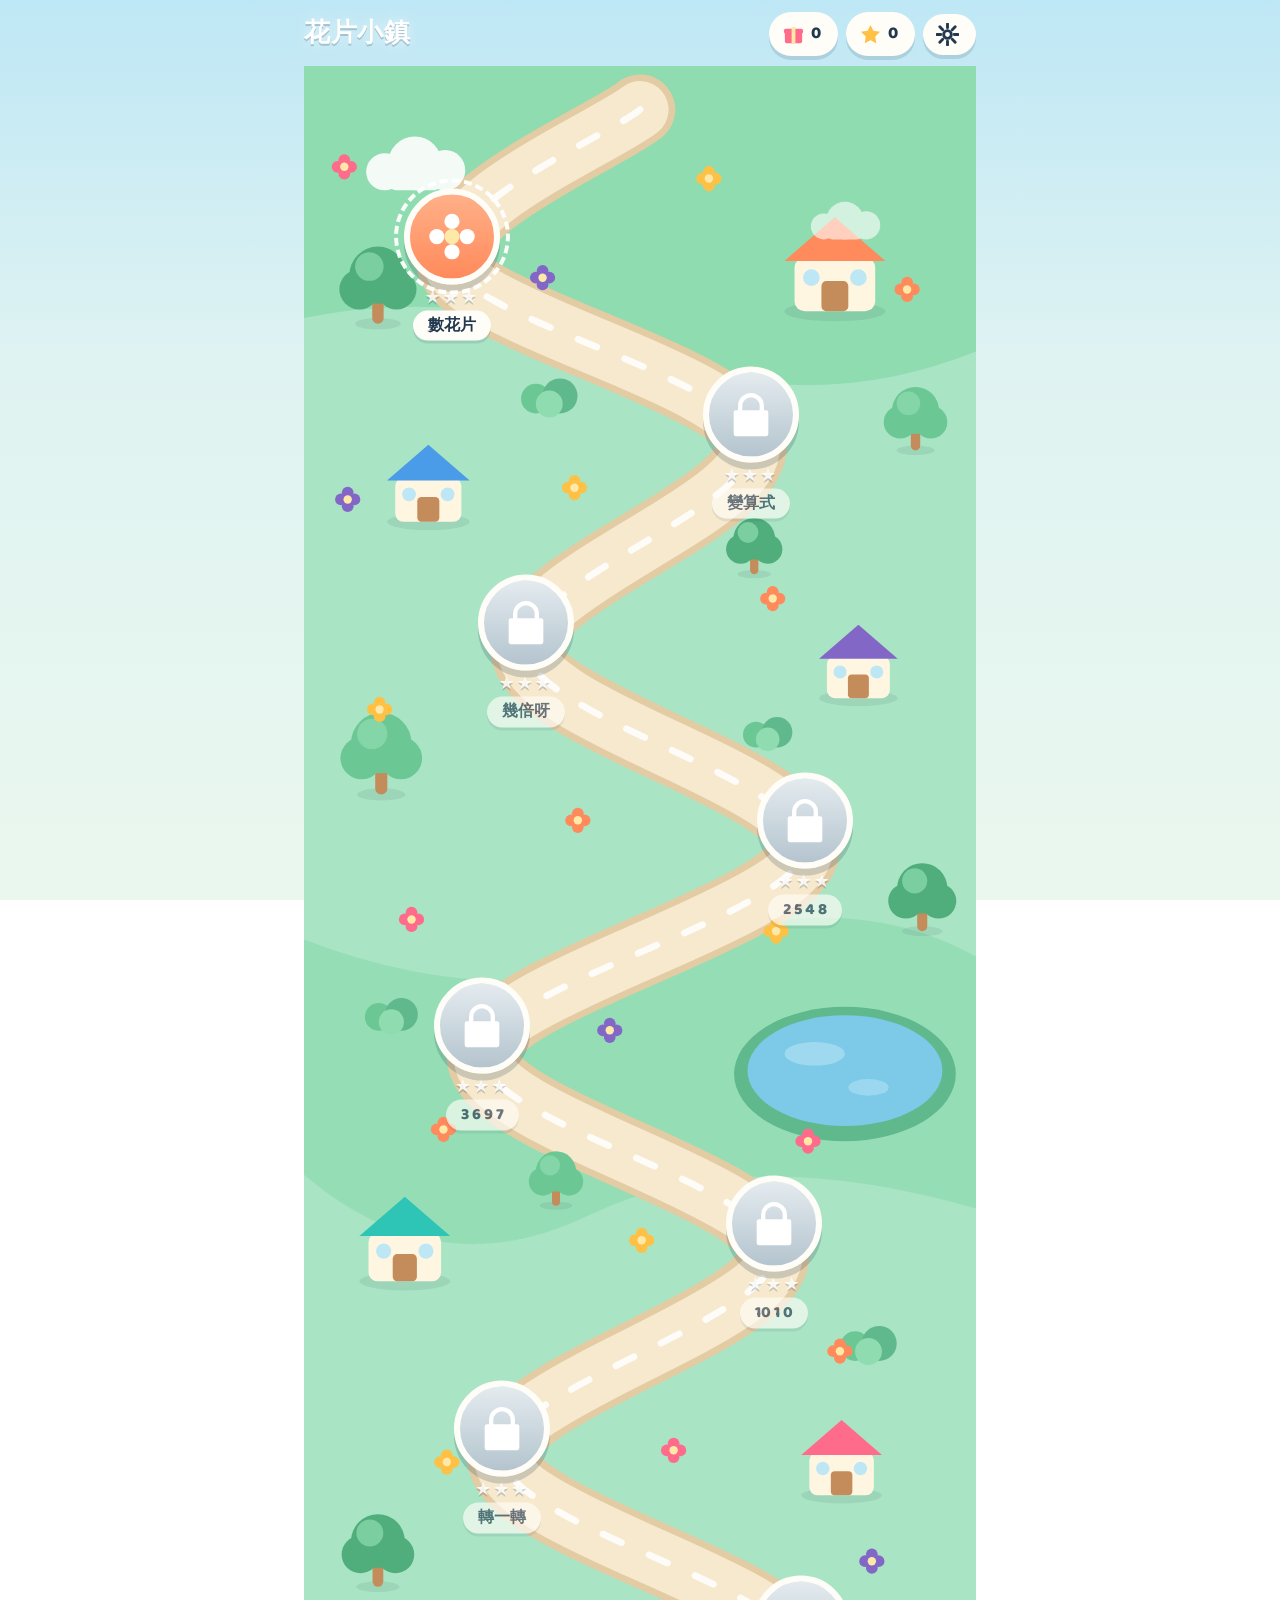
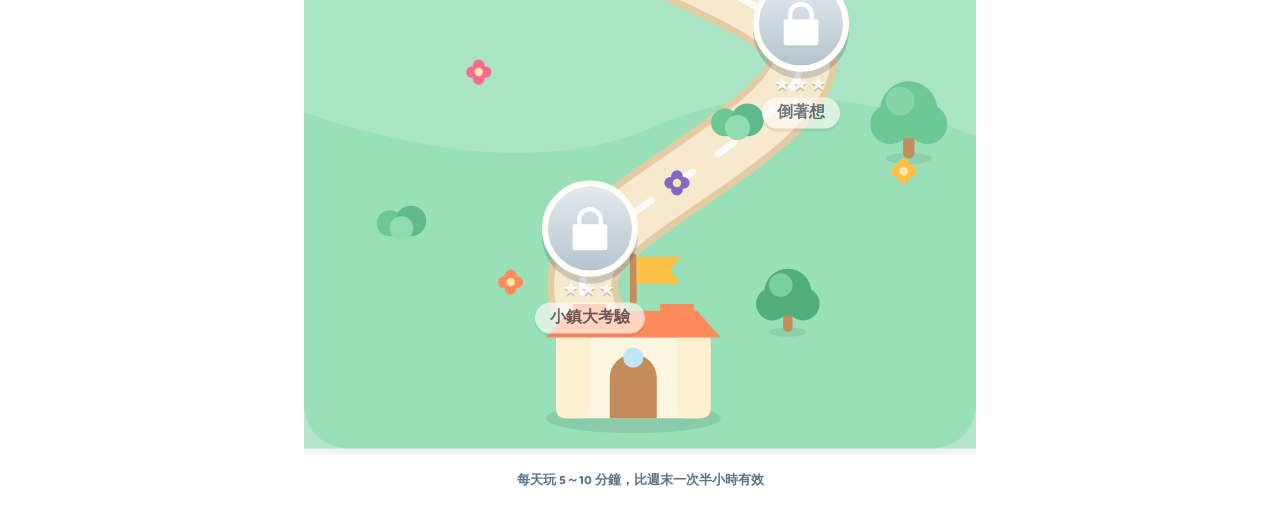
<file: mult/index.html>
<!DOCTYPE html>
<html lang="zh-Hant">
<head>
<meta charset="utf-8">
<meta name="viewport" content="width=device-width, initial-scale=1, viewport-fit=cover">
<title>花片小鎮</title>
<meta name="theme-color" content="#BEE7F5">
<meta name="apple-mobile-web-app-capable" content="yes">
<meta name="apple-mobile-web-app-status-bar-style" content="default">
<meta name="apple-mobile-web-app-title" content="花片小鎮">
<link rel="preconnect" href="https://fonts.googleapis.com">
<link rel="preconnect" href="https://fonts.gstatic.com" crossorigin>
<link href="https://fonts.googleapis.com/css2?family=Baloo+2:wght@600;700;800&display=swap" rel="stylesheet">
<link rel="stylesheet" href="css/style.css">
</head>
<body>
<div class="wrap">
  <div class="hud"></div>
  <div class="town" id="town"></div>
  <p class="foot" id="foot">每天玩 5～10 分鐘，比週末一次半小時有效</p>
</div>

<script src="js/data.js"></script>
<script src="js/store.js"></script>
<script src="js/ui.js"></script>
<script>
drawHud("map");

const town = document.getElementById("town");
const points = LEVELS.map(L => [L.x, L.y]);
town.innerHTML = townScene(points);

LEVELS.forEach((L, i) => {
  const open = S.allOpen || L.id <= S.unlocked;
  const st = S.stars[L.id] || 0;
  const isNext = open && st === 0;
  const stop = document.createElement("div");
  stop.className = "stop" + (open ? "" : " locked");
  stop.style.left = (L.x / SCENE_W * 100) + "%";
  stop.style.top  = (L.y / SCENE_H * 100) + "%";
  stop.innerHTML =
    (open
      ? '<a class="node k' + (i % 6) + (isNext ? " now" : "") + '" href="play.html?lv=' + L.id + '">' +
        (isNext ? '<span class="halo"></span>' : "") + icon(L.icon, 40, "#fff") + '</a>'
      : '<span class="node locked">' +
        '<svg viewBox="0 0 24 24" width="26" height="26" fill="#fff">' +
        '<path d="M6 10V8a6 6 0 0 1 12 0v2h1a1 1 0 0 1 1 1v10a1 1 0 0 1-1 1H5a1 1 0 0 1-1-1V11a1 1 0 0 1 1-1zm2 0h8V8a4 4 0 0 0-8 0z"/></svg></span>') +
    '<div class="stars">' + [0,1,2].map(k =>
      '<span class="' + (k < st ? "" : "off") + '">★</span>').join("") + '</div>' +
    '<div class="name">' + L.name + '</div>';
  town.appendChild(stop);
});

/* 自動捲到目前該玩的關卡 */
const next = document.querySelector(".node.now");
if(next) setTimeout(() => {
  const y = next.getBoundingClientRect().top + window.scrollY - window.innerHeight/2 + 60;
  window.scrollTo({top: Math.max(0, y), behavior: "smooth"});
}, 400);

if(!Store.available)
  document.getElementById("foot").textContent =
    "這個環境不能儲存進度（預覽模式），放到自己的網站上就會正常記住";
</script>
</body>
</html>
</file>
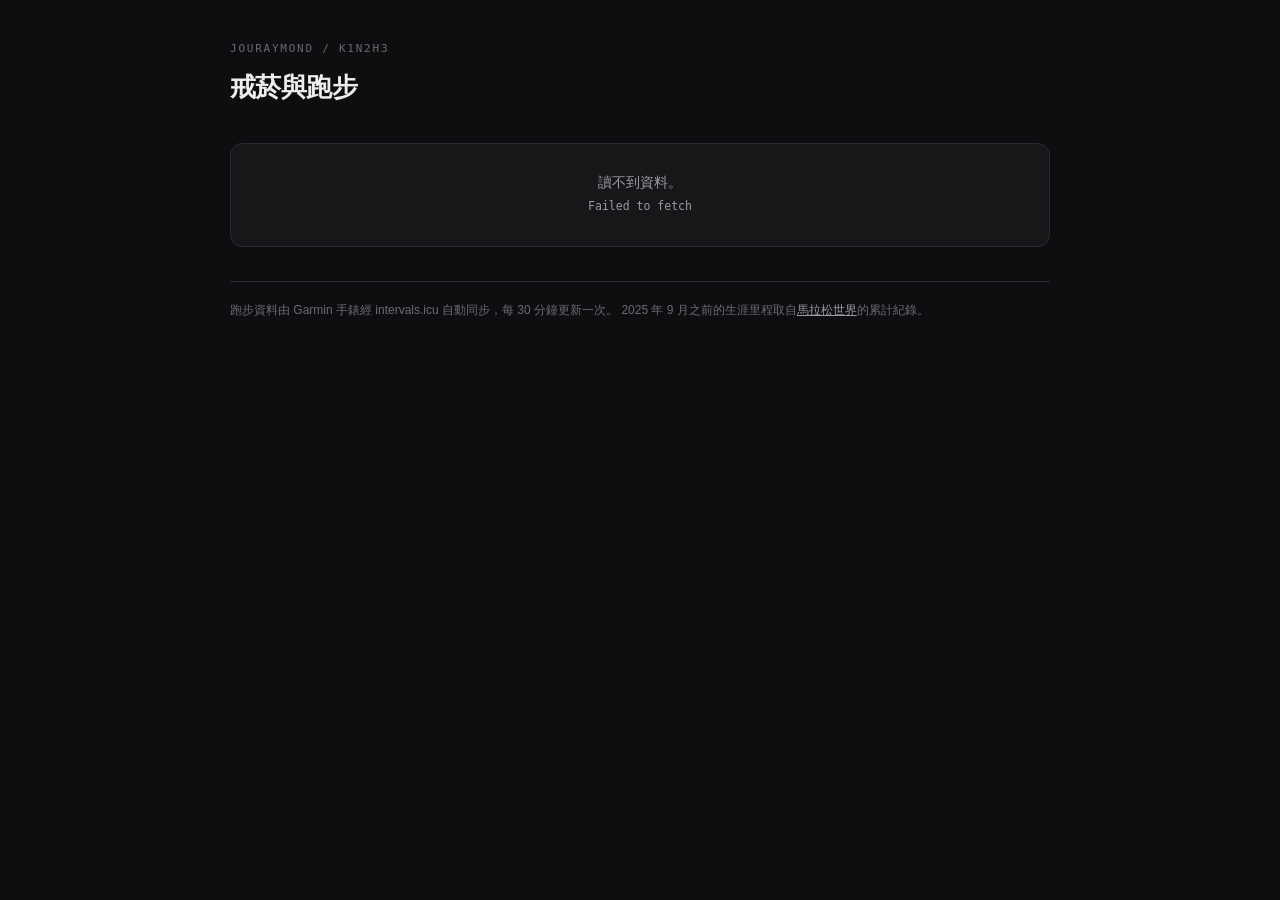
<file: quit/index.html>
<!doctype html>
<html lang="zh-Hant">
<head>
<meta charset="utf-8">
<meta name="viewport" content="width=device-width, initial-scale=1">
<title>戒菸與跑步 · joechou</title>
<meta name="description" content="從 2026 年 8 月 18 日早上 7 點開始，一支菸都沒碰。這裡記錄戒菸的時間，以及同一段日子裡跑了多少。">
<meta property="og:title" content="戒菸與跑步">
<meta property="og:description" content="戒了多久，跑了多遠。">
<link rel="icon" href="data:image/svg+xml,<svg xmlns='http://www.w3.org/2000/svg' viewBox='0 0 16 16'><text y='13' font-size='13'>🏃</text></svg>">

<style>
/* ------------------------------------------------------------------
   單一深色主題，刻意的選擇：沿用 k1n2h3 既有頁面的視覺。
   所有顏色都明確指定，不依賴瀏覽器預設。
   資料顏色（--series-*）經過色盲可辨識度驗證，不要隨手改。
------------------------------------------------------------------ */
:root {
  color-scheme: dark;

  --bg:            #0E0E10;
  --surface:       #17171A;
  --surface-2:     #1E1E22;
  --line:          #2A2A30;
  --line-soft:     #212126;

  --text:          #EDEDEE;
  --text-2:        #9A9AA0;
  --text-3:        #6B6B72;

  --brand:         #FFB23E;   /* 品牌色：標題與大數字。不當資料色使用。 */
  --brand-dim:     #4A3413;

  --series-1:      #3987e5;   /* 戒菸前 */
  --series-2:      #c98500;   /* 戒菸後 */
  --good:          #199e70;

  /* 心率區間是有序的強度，所以用單一色相、明度遞增的序列色階，
     不是七個各自為政的顏色。越亮＝越吃力。 */
  --z1: #4d4230;  --z2: #6b5730;  --z3: #8c6c2b;
  --z4: #ae8324;  --z5: #cf9c1f;  --z6: #eeb63a;  --z7: #ffd68a;

  --radius: 12px;
  --mono: "SF Mono", "JetBrains Mono", "Cascadia Mono", Consolas, monospace;
  --sans: -apple-system, BlinkMacSystemFont, "Segoe UI", "PingFang TC",
          "Microsoft JhengHei", "Noto Sans TC", sans-serif;
}

* { box-sizing: border-box; }

body {
  margin: 0;
  background: var(--bg);
  color: var(--text);
  font-family: var(--sans);
  font-size: 15px;
  line-height: 1.7;
  -webkit-font-smoothing: antialiased;
}

.wrap {
  max-width: 860px;
  margin: 0 auto;
  padding: 40px 20px 80px;
  display: flex;
  flex-direction: column;
  gap: 34px;
}

/* ---------- 通用 ---------- */
.eyebrow {
  font-family: var(--mono);
  font-size: 11px;
  letter-spacing: .16em;
  text-transform: uppercase;
  color: var(--text-3);
  margin: 0;
}
h1 { font-size: 26px; font-weight: 700; letter-spacing: -.02em; margin: 6px 0 0; }
h2 {
  font-size: 17px; font-weight: 600; letter-spacing: -.01em;
  margin: 0; display: flex; align-items: baseline; gap: 10px;
}
h2 .sub { font-size: 12.5px; font-weight: 400; color: var(--text-2); letter-spacing: 0; }

section { display: flex; flex-direction: column; gap: 14px; }
.card {
  background: var(--surface);
  border: 1px solid var(--line);
  border-radius: var(--radius);
  padding: 20px;
}
.tnum { font-variant-numeric: tabular-nums; }

/* ---------- 戒菸計時 ---------- */
.hero {
  background: linear-gradient(180deg, #1C1710 0%, var(--surface) 62%);
  border: 1px solid var(--brand-dim);
  border-radius: var(--radius);
  padding: 30px 24px 26px;
  text-align: center;
}
.hero .label { font-size: 12.5px; color: var(--text-2); margin: 0 0 14px; }
.clock { display: flex; justify-content: center; gap: 6px; flex-wrap: wrap; }
.unit { min-width: 72px; }
.unit .n {
  font-family: var(--mono);
  font-size: clamp(30px, 8vw, 46px);
  font-weight: 600;
  line-height: 1.05;
  color: var(--brand);
  font-variant-numeric: tabular-nums;
}
.unit .u { font-size: 11px; color: var(--text-3); letter-spacing: .1em; }
.hero .since { margin: 16px 0 0; font-size: 12.5px; color: var(--text-3); }

/* ---------- 數字磚 ---------- */
.tiles { display: grid; grid-template-columns: repeat(auto-fit, minmax(200px, 1fr)); gap: 12px; }
.tile { background: var(--surface); border: 1px solid var(--line); border-radius: var(--radius); padding: 18px 20px; }
.tile .k { font-size: 12px; color: var(--text-2); margin: 0 0 8px; }
.tile .v { font-family: var(--mono); font-size: 27px; font-weight: 600; line-height: 1.15; font-variant-numeric: tabular-nums; }
.tile .v small { font-size: 14px; font-weight: 400; color: var(--text-2); margin-left: 3px; }
.tile .note { font-size: 12px; color: var(--text-3); margin: 7px 0 0; line-height: 1.55; }

/* ---------- 圖表 ---------- */
figure { margin: 0; }
figcaption { font-size: 12.5px; color: var(--text-2); margin: 0 0 14px; line-height: 1.6; }
.chart-scroll { overflow-x: auto; }
svg { display: block; max-width: 100%; }
svg text { font-family: var(--sans); fill: var(--text-2); }
.axis-line { stroke: var(--line); stroke-width: 1; }
.grid-line { stroke: var(--line-soft); stroke-width: 1; }
.tick { font-size: 10.5px; fill: var(--text-3); }
.mark { transition: opacity .12s; }
.chart:hover .mark { opacity: .45; }
.chart .mark:hover, .chart .mark.on { opacity: 1; }

.legend { display: flex; flex-wrap: wrap; gap: 16px; margin: 0 0 12px; font-size: 12.5px; color: var(--text-2); }
.legend span { display: inline-flex; align-items: center; gap: 7px; }
.swatch { width: 11px; height: 11px; border-radius: 3px; flex: none; }

.tip {
  position: fixed; z-index: 20; pointer-events: none;
  background: var(--surface-2); border: 1px solid var(--line);
  border-radius: 8px; padding: 9px 11px;
  font-size: 12.5px; line-height: 1.55; color: var(--text);
  box-shadow: 0 8px 24px rgba(0,0,0,.5);
  opacity: 0; transition: opacity .1s;
  max-width: 240px;
}
.tip.show { opacity: 1; }
.tip b { color: var(--brand); font-weight: 600; }
.tip .row { display: flex; justify-content: space-between; gap: 14px; font-family: var(--mono); font-size: 11.5px; }
.tip .row span:first-child { color: var(--text-2); font-family: var(--sans); }

/* ---------- 徽章 ---------- */
.badges { display: grid; grid-template-columns: repeat(auto-fill, minmax(228px, 1fr)); gap: 12px; }
.badge {
  background: var(--surface); border: 1px solid var(--line);
  border-radius: var(--radius); padding: 15px 17px;
  display: flex; flex-direction: column; gap: 6px;
}
.badge.done { border-color: var(--brand-dim); background: linear-gradient(180deg, #1B1610, var(--surface) 70%); }
.badge .top { display: flex; align-items: center; gap: 9px; }
.badge .ico { font-size: 17px; line-height: 1; filter: grayscale(1) opacity(.35); }
.badge.done .ico { filter: none; }
.badge .name { font-size: 14px; font-weight: 600; }
.badge.done .name { color: var(--brand); }
.badge .why { font-size: 12px; color: var(--text-2); line-height: 1.6; }
.badge .when { font-family: var(--mono); font-size: 11px; color: var(--text-3); }
.bar { height: 4px; background: var(--surface-2); border-radius: 99px; overflow: hidden; }
.bar > i { display: block; height: 100%; background: var(--series-1); border-radius: 99px; }
.group-title { font-size: 12px; color: var(--text-3); font-family: var(--mono); letter-spacing: .1em; text-transform: uppercase; margin: 6px 0 -4px; }

/* ---------- 活動清單 ---------- */
.runs { display: flex; flex-direction: column; gap: 8px; }
.run {
  background: var(--surface); border: 1px solid var(--line);
  border-radius: var(--radius); padding: 14px 16px;
  display: flex; flex-direction: column; gap: 10px;
}
.run.after { border-left: 3px solid var(--series-2); }
.run.before { border-left: 3px solid var(--series-1); }
.run .line1 { display: flex; align-items: baseline; gap: 12px; flex-wrap: wrap; }
.run .date { font-family: var(--mono); font-size: 12px; color: var(--text-3); min-width: 92px; }
.run .dist { font-family: var(--mono); font-size: 17px; font-weight: 600; font-variant-numeric: tabular-nums; }
.run .facts { display: flex; gap: 14px; flex-wrap: wrap; font-family: var(--mono); font-size: 12.5px; color: var(--text-2); font-variant-numeric: tabular-nums; }
.run .facts b { color: var(--text); font-weight: 500; }
.zbar { display: flex; height: 9px; border-radius: 99px; overflow: hidden; gap: 2px; background: transparent; }
.zbar > i { display: block; height: 100%; }
.zbar > i:first-child { border-radius: 99px 0 0 99px; }
.zbar > i:last-child { border-radius: 0 99px 99px 0; }
.zlegend { display: flex; flex-wrap: wrap; gap: 12px; font-size: 11.5px; color: var(--text-2); margin: 0 0 12px; }
.zlegend span { display: inline-flex; align-items: center; gap: 6px; }

.run.has-detail { cursor: pointer; }
.run.has-detail:hover { border-color: #3A3A42; }
.run .chev { margin-left: auto; color: var(--text-3); font-size: 11px; font-family: var(--mono); }
.detail { border-top: 1px solid var(--line); padding-top: 14px; display: flex; flex-direction: column; gap: 16px; }
.splits { width: 100%; border-collapse: collapse; font-size: 12.5px; font-variant-numeric: tabular-nums; }
.splits th { font-family: var(--mono); font-size: 10.5px; letter-spacing: .08em; text-transform: uppercase;
             color: var(--text-3); font-weight: 500; text-align: right; padding: 0 0 7px; }
.splits th:first-child, .splits td:first-child { text-align: left; }
.splits td { padding: 4px 0; text-align: right; color: var(--text-2); font-family: var(--mono); }
.splits td.km { color: var(--text); }
.splits td.p { color: var(--text); }
.splits .track { width: 46%; padding-left: 14px; }
.splits .track > i { display: block; height: 7px; border-radius: 99px; background: var(--series-2); }
.splits tr.fastest td.p { color: var(--brand); font-weight: 600; }
.detail h4 { margin: 0 0 8px; font-size: 12px; color: var(--text-3); font-family: var(--mono);
             letter-spacing: .08em; text-transform: uppercase; font-weight: 500; }

footer { border-top: 1px solid var(--line); padding-top: 18px; font-size: 12px; color: var(--text-3); line-height: 1.7; }
footer a { color: var(--text-2); }

.state { padding: 28px; text-align: center; color: var(--text-2); font-size: 13.5px; }
@media (prefers-reduced-motion: reduce) { * { transition: none !important; } }
</style>
</head>
<body>

<div class="wrap">

  <header>
    <p class="eyebrow">jouraymond / k1n2h3</p>
    <h1>戒菸與跑步</h1>
  </header>

  <div id="app"><div class="state">載入中…</div></div>

  <footer>
    跑步資料由 Garmin 手錶經 intervals.icu 自動同步，每 30 分鐘更新一次。
    2025 年 9 月之前的生涯里程取自<a href="https://www.marathonsworld.com" target="_blank" rel="noopener">馬拉松世界</a>的累計紀錄。
    <span id="updated"></span>
  </footer>

</div>

<div class="tip" id="tip"></div>

<script type="module">
/* ==================================================================
   設定。anon key 是設計上可公開的：資料庫端的權限規則只開放
   public_runs / public_profile 兩個唯讀視圖，原始表完全鎖住。
================================================================== */
const SUPABASE_URL = "https://rcpbqnqcdeaednwevbur.supabase.co";
const ANON_KEY = "sb_publishable_6jrxZaaK6SFnI_TWgbRlyQ_CnTJg1XP";

const api = async (path) => {
  const r = await fetch(`${SUPABASE_URL}/rest/v1/${path}`, {
    headers: { apikey: ANON_KEY, Authorization: `Bearer ${ANON_KEY}` },
  });
  if (!r.ok) throw new Error(`${r.status} ${await r.text()}`);
  return r.json();
};

/* ---------------------------------------------------------------- 工具 */
const KM = (m) => m / 1000;
const n1 = (x) => x.toFixed(1);
const pace = (s) => {
  if (!s || !isFinite(s)) return "—";
  const m = Math.floor(s / 60), sec = Math.round(s % 60);
  return `${m}:${String(sec).padStart(2, "0")}`;
};
const hms = (s) => {
  const h = Math.floor(s / 3600), m = Math.floor((s % 3600) / 60);
  return h ? `${h} 小時 ${m} 分` : `${m} 分`;
};
const el = (html) => {
  const t = document.createElement("template");
  t.innerHTML = html.trim();
  return t.content.firstElementChild;
};
const esc = (s) => String(s).replace(/[&<>"]/g, (c) => ({ "&": "&amp;", "<": "&lt;", ">": "&gt;", '"': "&quot;" }[c]));

// 注意：這支腳本用了頂層 await，await 之後才宣告的 const 在渲染時還沒初始化。
// 常數一律放在 await 之前，函式才可以放後面（函式宣告會被提升）。
const ZONE_NAME = ["Z1 恢復", "Z2 有氧", "Z3 節奏", "Z4 閾值", "Z5 無氧", "Z6 最大", "Z7"];

/* ---------------------------------------------------------------- 提示框 */
const tipEl = document.getElementById("tip");
function bindTip(node, html) {
  const show = (e) => {
    tipEl.innerHTML = html;
    tipEl.classList.add("show");
    const pad = 14, w = tipEl.offsetWidth, h = tipEl.offsetHeight;
    let x = e.clientX + pad, y = e.clientY - h - pad;
    if (x + w > innerWidth - 8) x = e.clientX - w - pad;
    if (y < 8) y = e.clientY + pad;
    tipEl.style.left = x + "px";
    tipEl.style.top = y + "px";
  };
  node.addEventListener("pointerenter", show);
  node.addEventListener("pointermove", show);
  node.addEventListener("pointerleave", () => tipEl.classList.remove("show"));
}

/* ---------------------------------------------------------------- 主流程 */
try {
  const [profileRows, runs] = await Promise.all([
    api("public_profile?select=*"),
    api("public_runs?select=*&order=start_local.asc&limit=5000"),
  ]);
  if (!profileRows.length) throw new Error("找不到公開的個人資料");
  render(profileRows[0], runs.map((r) => ({
    ...r,
    distance_m: +r.distance_m,
    moving_time_s: +r.moving_time_s,
    pace_s_per_km: r.pace_s_per_km == null ? null : +r.pace_s_per_km,
    t: new Date(r.start_local),
  })));
} catch (err) {
  document.getElementById("app").innerHTML =
    `<div class="card state">讀不到資料。<br><span style="font-family:var(--mono);font-size:11.5px">${esc(err.message)}</span></div>`;
}

/* ================================================================== */
function render(profile, runs) {
  const quit = new Date(profile.quit_date);
  const baselineKm = KM(+profile.baseline_distance_m || 0);

  const after = runs.filter((r) => r.t >= quit);
  const trackedKm = KM(runs.reduce((s, r) => s + r.distance_m, 0));
  const afterKm = KM(after.reduce((s, r) => s + r.distance_m, 0));
  const lifetimeKm = baselineKm + trackedKm;

  const app = document.getElementById("app");
  app.innerHTML = "";
  app.append(
    heroClock(quit),
    tiles({ lifetimeKm, baselineKm, trackedKm, afterKm, after, profile }),
    comparison(runs, quit),
    monthlyChart(runs, quit),
    paceChart(runs, quit),
    recentRuns(runs, quit),
    badges({ quit, lifetimeKm, afterKm, after, runs }),
  );

  const last = runs[runs.length - 1];
  document.getElementById("updated").textContent =
    last ? `最後一筆活動：${last.day}。` : "";
}

/* ---------------------------------------------------------------- 戒菸計時 */
function heroClock(quit) {
  const node = el(`
    <div class="hero">
      <p class="label">自 2026 年 8 月 18 日早上 7 點起，一支菸都沒碰</p>
      <div class="clock">
        <div class="unit"><div class="n" data-u="d">—</div><div class="u">天</div></div>
        <div class="unit"><div class="n" data-u="h">—</div><div class="u">時</div></div>
        <div class="unit"><div class="n" data-u="m">—</div><div class="u">分</div></div>
        <div class="unit"><div class="n" data-u="s">—</div><div class="u">秒</div></div>
      </div>
      <p class="since"></p>
    </div>`);

  const f = Object.fromEntries(
    [...node.querySelectorAll("[data-u]")].map((n) => [n.dataset.u, n]));
  const since = node.querySelector(".since");

  const tick = () => {
    let d = Math.max(0, (Date.now() - quit.getTime()) / 1000);
    const days = Math.floor(d / 86400); d -= days * 86400;
    const hrs = Math.floor(d / 3600);   d -= hrs * 3600;
    const min = Math.floor(d / 60);
    const sec = Math.floor(d - min * 60);
    f.d.textContent = days;
    f.h.textContent = String(hrs).padStart(2, "0");
    f.m.textContent = String(min).padStart(2, "0");
    f.s.textContent = String(sec).padStart(2, "0");
    const next = [7, 14, 30, 90, 182, 365, 730].find((t) => t > days);
    since.textContent = next
      ? `距離滿 ${next} 天還有 ${next - days} 天`
      : "已經數不清多少天了";
  };
  tick();
  setInterval(tick, 1000);
  return node;
}

/* ---------------------------------------------------------------- 數字磚 */
function tiles({ lifetimeKm, baselineKm, trackedKm, afterKm, after }) {
  const avgPace = after.length
    ? after.reduce((s, r) => s + r.moving_time_s, 0) /
      (after.reduce((s, r) => s + r.distance_m, 0) / 1000)
    : null;
  const longest = after.reduce((a, r) => (r.distance_m > (a?.distance_m ?? 0) ? r : a), null);

  const wrap = el('<div class="tiles"></div>');
  wrap.append(
    el(`<div class="tile">
          <p class="k">生涯總里程</p>
          <div class="v tnum">${n1(lifetimeKm)}<small>km</small></div>
          <p class="note">2025 年 9 月前累計 ${n1(baselineKm)}，之後逐筆記錄 ${n1(trackedKm)}。</p>
        </div>`),
    el(`<div class="tile">
          <p class="k">戒菸後跑量</p>
          <div class="v tnum" style="color:var(--series-2)">${n1(afterKm)}<small>km</small></div>
          <p class="note">${after.length} 趟，佔生涯里程的 ${((afterKm / lifetimeKm) * 100).toFixed(1)}%。</p>
        </div>`),
    el(`<div class="tile">
          <p class="k">戒菸後平均配速</p>
          <div class="v tnum">${pace(avgPace)}<small>/km</small></div>
          <p class="note">${longest ? `最長一趟 ${n1(KM(longest.distance_m))} km（${longest.day}）。` : "尚無資料。"}</p>
        </div>`),
  );
  return wrap;
}

/* ---------------------------------------------------------------- 前後對照 */
function comparison(runs, quit) {
  const days = Math.max(1, Math.ceil((Date.now() - quit.getTime()) / 86400000));
  const prevStart = new Date(quit.getTime() - days * 86400000);
  const before = runs.filter((r) => r.t >= prevStart && r.t < quit);
  const after = runs.filter((r) => r.t >= quit);

  const sum = (a) => KM(a.reduce((s, r) => s + r.distance_m, 0));
  const bKm = sum(before), aKm = sum(after);
  const max = Math.max(bKm, aKm, 1);

  const W = 520, rowH = 46, H = rowH * 2 + 10;
  const labelW = 128, barW = W - labelW - 60;

  const bar = (i, label, km, cnt, color) => {
    const y = i * rowH + 8;
    const w = Math.max(2, (km / max) * barW);
    return `<g class="mark" data-i="${i}">
      <text x="0" y="${y + 20}" font-size="12.5" fill="var(--text-2)">${label}</text>
      <rect x="${labelW}" y="${y + 6}" width="${w}" height="22" rx="4" fill="${color}"></rect>
      <text x="${labelW + w + 9}" y="${y + 22}" font-size="12.5" fill="var(--text)"
            font-family="var(--mono)">${n1(km)} km</text>
      <rect x="0" y="${y}" width="${W}" height="${rowH - 6}" fill="transparent"></rect>
    </g>`;
  };

  const node = el(`
    <section>
      <h2>戒菸前後的同期對照 <span class="sub">各取 ${days} 天</span></h2>
      <div class="card">
        <figure>
          <figcaption>把戒菸之後這 ${days} 天，跟緊接在戒菸之前、一樣長的 ${days} 天放在一起比。
            同樣的天數、同一個人、同一副身體，唯一的差別是有沒有菸。</figcaption>
          <div class="chart-scroll">
            <svg class="chart" viewBox="0 0 ${W} ${H}" width="${W}" height="${H}" role="img"
                 aria-label="戒菸前後同期跑量對照">
              ${bar(0, `戒菸前 ${days} 天`, bKm, before.length, "var(--series-1)")}
              ${bar(1, `戒菸後 ${days} 天`, aKm, after.length, "var(--series-2)")}
            </svg>
          </div>
        </figure>
      </div>
    </section>`);

  const meta = [
    { label: "戒菸前", km: bKm, runs: before },
    { label: "戒菸後", km: aKm, runs: after },
  ];
  node.querySelectorAll(".mark").forEach((g, i) => {
    const m = meta[i];
    const p = m.km && m.runs.length
      ? m.runs.reduce((s, r) => s + r.moving_time_s, 0) / (m.km)
      : null;
    bindTip(g, `<b>${m.label} ${days} 天</b>
      <div class="row"><span>里程</span><span>${n1(m.km)} km</span></div>
      <div class="row"><span>次數</span><span>${m.runs.length} 趟</span></div>
      <div class="row"><span>平均配速</span><span>${pace(p)}/km</span></div>`);
  });
  return node;
}

/* ---------------------------------------------------------------- 月跑量 */
function monthlyChart(runs, quit) {
  // 戒菸當月同時含戒菸前與戒菸後的活動，所以逐筆分流，
  // 那個月會畫成上下兩段，而不是整根染成同一色。
  const by = new Map();
  runs.forEach((r) => {
    const k = r.day.slice(0, 7);
    const v = by.get(k) || { km: 0, n: 0, sec: 0, before: 0, after: 0 };
    const km = KM(r.distance_m);
    v.km += km; v.n++; v.sec += r.moving_time_s;
    (r.t >= quit ? (v.after += km) : (v.before += km));
    by.set(k, v);
  });
  const months = [...by.keys()].sort();
  const quitKey = `${quit.getFullYear()}-${String(quit.getMonth() + 1).padStart(2, "0")}`;

  const W = Math.max(560, months.length * 46), H = 250;
  const padL = 40, padR = 12, padB = 34, padT = 14;
  const plotW = W - padL - padR, plotH = H - padT - padB;
  const max = Math.max(...months.map((m) => by.get(m).km), 10);
  const niceMax = Math.ceil(max / 20) * 20;
  const bw = Math.min(30, (plotW / months.length) - 10);

  const x = (i) => padL + (plotW / months.length) * (i + 0.5);
  const y = (v) => padT + plotH - (v / niceMax) * plotH;

  let grid = "", bars = "";
  for (let g = 0; g <= 4; g++) {
    const v = (niceMax / 4) * g;
    grid += `<line class="grid-line" x1="${padL}" x2="${W - padR}" y1="${y(v)}" y2="${y(v)}"></line>
             <text class="tick" x="${padL - 7}" y="${y(v) + 4}" text-anchor="end">${v}</text>`;
  }
  const base = padT + plotH;
  months.forEach((m, i) => {
    const d = by.get(m);
    const left = x(i) - bw / 2;
    const hOf = (km) => (km / niceMax) * plotH;
    let seg = "";
    if (d.before > 0 && d.after > 0) {
      // 兩段之間留 2px 的底色縫，讓分界看得出來而不是黏成一塊
      const hb = Math.max(2, hOf(d.before)), ha = Math.max(2, hOf(d.after));
      seg =
        `<rect x="${left}" y="${base - hb}" width="${bw}" height="${hb}" rx="4"
               fill="var(--series-1)"></rect>` +
        `<rect x="${left}" y="${base - hb - 2 - ha}" width="${bw}" height="${ha}" rx="4"
               fill="var(--series-2)"></rect>`;
    } else {
      const h = Math.max(2, hOf(d.km));
      seg = `<rect x="${left}" y="${base - h}" width="${bw}" height="${h}" rx="4"
                   fill="${d.after > 0 ? "var(--series-2)" : "var(--series-1)"}"></rect>`;
    }
    bars += `<g class="mark">${seg}
      <rect x="${x(i) - (plotW / months.length) / 2}" y="${padT}"
            width="${plotW / months.length}" height="${plotH}" fill="transparent"></rect>
    </g>`;
  });
  const labels = months.map((m, i) =>
    `<text class="tick" x="${x(i)}" y="${H - padB + 18}" text-anchor="middle">${m.slice(5)}</text>`
  ).join("");
  const yearMarks = months.map((m, i) =>
    m.slice(5) === "01" || i === 0
      ? `<text class="tick" x="${x(i)}" y="${H - padB + 31}" text-anchor="middle" fill="var(--text-3)">${m.slice(0, 4)}</text>`
      : ""
  ).join("");

  // 戒菸月的分界線
  const qi = months.indexOf(quitKey);
  const qLine = qi >= 0
    ? `<line x1="${x(qi) - (plotW / months.length) / 2}" x2="${x(qi) - (plotW / months.length) / 2}"
             y1="${padT}" y2="${padT + plotH}" stroke="var(--brand)" stroke-width="1.5"
             stroke-dasharray="4 3"></line>
       <text x="${x(qi) - (plotW / months.length) / 2 + 6}" y="${padT + 12}" font-size="11"
             fill="var(--brand)">戒菸</text>`
    : "";

  const node = el(`
    <section>
      <h2>每月跑量 <span class="sub">公里</span></h2>
      <div class="card">
        <figure>
          <div class="legend">
            <span><i class="swatch" style="background:var(--series-1)"></i>戒菸前</span>
            <span><i class="swatch" style="background:var(--series-2)"></i>戒菸後</span>
          </div>
          <div class="chart-scroll">
            <svg class="chart" viewBox="0 0 ${W} ${H}" width="${W}" height="${H}" role="img"
                 aria-label="每月跑量長條圖">
              ${grid}${qLine}${bars}
              <line class="axis-line" x1="${padL}" x2="${W - padR}" y1="${padT + plotH}" y2="${padT + plotH}"></line>
              ${labels}${yearMarks}
            </svg>
          </div>
        </figure>
      </div>
    </section>`);

  node.querySelectorAll(".mark").forEach((g, i) => {
    const m = months[i], d = by.get(m);
    const split = d.before > 0 && d.after > 0
      ? `<div class="row"><span>戒菸前</span><span>${n1(d.before)} km</span></div>
         <div class="row"><span>戒菸後</span><span>${n1(d.after)} km</span></div>` : "";
    bindTip(g, `<b>${m}</b>
      <div class="row"><span>里程</span><span>${n1(d.km)} km</span></div>
      ${split}
      <div class="row"><span>次數</span><span>${d.n} 趟</span></div>
      <div class="row"><span>時間</span><span>${hms(d.sec)}</span></div>
      <div class="row"><span>平均配速</span><span>${pace(d.sec / d.km)}/km</span></div>`);
  });
  return node;
}

/* ---------------------------------------------------------------- 配速 */
function paceChart(runs, quit) {
  const pts = runs.filter((r) => r.pace_s_per_km && r.distance_m >= 2000);
  if (pts.length < 3) return el("<section></section>");

  const W = 640, H = 240, padL = 44, padR = 14, padT = 14, padB = 30;
  const plotW = W - padL - padR, plotH = H - padT - padB;

  const t0 = pts[0].t.getTime(), t1 = pts[pts.length - 1].t.getTime();
  const paces = pts.map((p) => p.pace_s_per_km);
  const lo = Math.floor(Math.min(...paces) / 30) * 30 - 30;
  const hi = Math.ceil(Math.max(...paces) / 30) * 30 + 30;

  const x = (t) => padL + ((t - t0) / Math.max(1, t1 - t0)) * plotW;
  // 配速越小越快，所以 y 軸反過來畫：快的在上面
  const y = (p) => padT + ((p - lo) / (hi - lo)) * plotH;

  let grid = "";
  for (let v = lo; v <= hi; v += 30) {
    grid += `<line class="grid-line" x1="${padL}" x2="${W - padR}" y1="${y(v)}" y2="${y(v)}"></line>
             <text class="tick" x="${padL - 7}" y="${y(v) + 4}" text-anchor="end">${pace(v)}</text>`;
  }

  const dots = pts.map((p) => {
    const isAfter = p.t >= quit;
    const r = Math.max(4, Math.min(9, Math.sqrt(KM(p.distance_m)) * 2.1));
    return `<circle class="mark" cx="${x(p.t.getTime())}" cy="${y(p.pace_s_per_km)}" r="${r}"
              fill="${isAfter ? "var(--series-2)" : "var(--series-1)"}"
              stroke="var(--surface)" stroke-width="2"></circle>`;
  }).join("");

  const qx = x(quit.getTime());
  const qLine = qx > padL && qx < W - padR
    ? `<line x1="${qx}" x2="${qx}" y1="${padT}" y2="${padT + plotH}" stroke="var(--brand)"
             stroke-width="1.5" stroke-dasharray="4 3"></line>
       <text x="${qx - 6}" y="${padT + 12}" font-size="11" fill="var(--brand)" text-anchor="end">戒菸</text>`
    : "";

  const node = el(`
    <section>
      <h2>每趟配速 <span class="sub">圓點越大代表距離越長</span></h2>
      <div class="card">
        <figure>
          <figcaption>縱軸往上是越快。只計入 2 公里以上的活動，短程熱身會把趨勢拉歪。</figcaption>
          <div class="chart-scroll">
            <svg class="chart" viewBox="0 0 ${W} ${H}" width="${W}" height="${H}" role="img"
                 aria-label="每趟跑步配速散布圖">
              ${grid}${qLine}${dots}
              <line class="axis-line" x1="${padL}" x2="${W - padR}" y1="${padT + plotH}" y2="${padT + plotH}"></line>
            </svg>
          </div>
        </figure>
      </div>
    </section>`);

  node.querySelectorAll(".mark").forEach((c, i) => {
    const p = pts[i];
    bindTip(c, `<b>${p.day}</b>
      <div class="row"><span>距離</span><span>${n1(KM(p.distance_m))} km</span></div>
      <div class="row"><span>配速</span><span>${pace(p.pace_s_per_km)}/km</span></div>
      <div class="row"><span>時間</span><span>${hms(p.moving_time_s)}</span></div>
      ${p.avg_hr ? `<div class="row"><span>平均心率</span><span>${Math.round(p.avg_hr)} bpm</span></div>` : ""}`);
  });
  return node;
}

/* ---------------------------------------------------------------- 活動清單 */
function zoneBar(secs) {
  const total = secs.reduce((a, b) => a + b, 0);
  if (!total) return "";
  return `<div class="zbar">${secs.map((s, i) =>
    s > 0 ? `<i style="width:${(s / total) * 100}%;background:var(--z${i + 1})"></i>` : ""
  ).join("")}</div>`;
}

function recentRuns(runs, quit) {
  const list = [...runs].reverse().slice(0, 12);
  const node = el(`
    <section>
      <h2>最近的活動 <span class="sub">最新 ${list.length} 趟</span></h2>
      <div class="zlegend">
        ${ZONE_NAME.slice(0, 6).map((n, i) =>
          `<span><i class="swatch" style="background:var(--z${i + 1})"></i>${n}</span>`).join("")}
      </div>
      <div class="runs"></div>
    </section>`);
  const box = node.querySelector(".runs");

  list.forEach((r) => {
    const secs = (r.hr_zone_secs || []).map(Number);
    const bounds = (r.hr_zone_bounds || []).map(Number);
    const isAfter = r.t >= quit;
    const item = el(`
      <div class="run ${isAfter ? "after" : "before"}">
        <div class="line1">
          <span class="date">${r.day}</span>
          <span class="dist">${n1(KM(r.distance_m))} km</span>
          <span class="facts">
            <span>${hms(r.moving_time_s)}</span>
            <span><b>${pace(r.pace_s_per_km)}</b>/km</span>
            ${r.avg_hr ? `<span>心率 <b>${Math.round(r.avg_hr)}</b> / ${Math.round(r.max_hr)}</span>` : ""}
            ${r.avg_cadence ? `<span>步頻 <b>${Math.round(r.avg_cadence * 2)}</b></span>` : ""}
            ${r.elev_gain_m ? `<span>爬升 ${Math.round(r.elev_gain_m)} m</span>` : ""}
          </span>
        </div>
        ${zoneBar(secs)}
      </div>`);

    const splits = r.splits || [];
    if (splits.length) {
      item.classList.add("has-detail");
      item.querySelector(".line1").append(el('<span class="chev">展開 ▾</span>'));
      const chev = item.querySelector(".chev");
      let open = false, panel = null;
      item.addEventListener("click", (e) => {
        if (e.target.closest(".zbar")) return;   // 心率條上有自己的提示，別誤觸
        open = !open;
        chev.textContent = open ? "收合 ▴" : "展開 ▾";
        if (open) { panel = runDetail(r, splits); item.append(panel); }
        else if (panel) { panel.remove(); panel = null; }
      });
    }

    const bar = item.querySelector(".zbar");
    if (bar) {
      const total = secs.reduce((a, b) => a + b, 0);
      bindTip(bar, `<b>${r.day} 心率區間</b>` + secs.map((s, i) =>
        s > 0
          ? `<div class="row"><span>${ZONE_NAME[i]}${bounds[i] ? ` · ${bounds[i]}+` : ""}</span>
             <span>${Math.round(s / 60)} 分（${Math.round((s / total) * 100)}%）</span></div>`
          : "").join(""));
    }
    box.append(item);
  });
  return node;
}

/* ---------------------------------------------------------------- 單趟細節 */
function runDetail(r, splits) {
  const paces = splits.map((s) => s.pace_s_per_km).filter(Boolean);
  const fast = Math.min(...paces), slow = Math.max(...paces);
  // 長條長度用「相對於最慢那段」來畫，差異才看得出來；
  // 從 0 起算的話每段都快滿格，等於沒畫。
  const width = (p) => 12 + 88 * ((slow - p) / Math.max(1, slow - fast));

  const rows = splits.map((s) => {
    const label = s.km ? `${s.km}` : `${Math.round(s.partial_m)} m`;
    const isFast = s.pace_s_per_km === fast && s.km;
    return `<tr class="${isFast ? "fastest" : ""}">
      <td class="km">${label}</td>
      <td class="p">${pace(s.pace_s_per_km)}</td>
      <td>${s.avg_hr ?? "—"}</td>
      <td>${s.elev_gain_m ? `+${Math.round(s.elev_gain_m)}` : "—"}</td>
      <td class="track"><i style="width:${width(s.pace_s_per_km)}%"></i></td>
    </tr>`;
  }).join("");

  const panel = el(`
    <div class="detail">
      <div>
        <h4>逐公里分段</h4>
        <table class="splits">
          <thead><tr><th>公里</th><th>配速</th><th>心率</th><th>爬升</th><th></th></tr></thead>
          <tbody>${rows}</tbody>
        </table>
      </div>
      ${hrCurveSvg(r)}
    </div>`);
  return panel;
}

function hrCurveSvg(r) {
  const pts = (r.hr_curve || []).map(([d, h]) => [Number(d), Number(h)]);
  if (pts.length < 5) return "";
  const W = 560, H = 120, padL = 34, padR = 8, padT = 10, padB = 20;
  const plotW = W - padL - padR, plotH = H - padT - padB;
  const dMax = pts[pts.length - 1][0] || 1;
  const hs = pts.map((p) => p[1]);
  const lo = Math.floor(Math.min(...hs) / 10) * 10, hi = Math.ceil(Math.max(...hs) / 10) * 10;
  const x = (d) => padL + (d / dMax) * plotW;
  const y = (h) => padT + plotH - ((h - lo) / Math.max(1, hi - lo)) * plotH;

  const line = pts.map((p, i) => `${i ? "L" : "M"}${x(p[0]).toFixed(1)},${y(p[1]).toFixed(1)}`).join("");
  let grid = "";
  for (let v = lo; v <= hi; v += Math.max(10, Math.round((hi - lo) / 3 / 10) * 10)) {
    grid += `<line class="grid-line" x1="${padL}" x2="${W - padR}" y1="${y(v)}" y2="${y(v)}"></line>
             <text class="tick" x="${padL - 6}" y="${y(v) + 4}" text-anchor="end">${v}</text>`;
  }
  let km = "";
  for (let d = 1000; d < dMax; d += 1000) {
    km += `<line class="grid-line" x1="${x(d)}" x2="${x(d)}" y1="${padT}" y2="${padT + plotH}"></line>
           <text class="tick" x="${x(d)}" y="${H - 6}" text-anchor="middle">${d / 1000}k</text>`;
  }
  return `<div>
    <h4>心率曲線 <span style="text-transform:none;letter-spacing:0">（橫軸為距離）</span></h4>
    <div class="chart-scroll">
      <svg viewBox="0 0 ${W} ${H}" width="${W}" height="${H}" role="img" aria-label="整趟心率變化">
        ${grid}${km}
        <path d="${line}" fill="none" stroke="var(--series-2)" stroke-width="2"
              stroke-linejoin="round" stroke-linecap="round"></path>
      </svg>
    </div>
  </div>`;
}

/* ---------------------------------------------------------------- 徽章 */
function badges({ quit, lifetimeKm, afterKm, after, runs }) {
  const days = (Date.now() - quit.getTime()) / 86400000;
  const longestAfter = after.reduce((a, r) => Math.max(a, KM(r.distance_m)), 0);
  const bestPace = after.filter((r) => r.distance_m >= 3000)
                        .reduce((a, r) => Math.min(a, r.pace_s_per_km ?? Infinity), Infinity);

  // 達成日：往回推算第一次跨過門檻的那一天
  const dayWhen = (t) => new Date(quit.getTime() + t * 86400000)
    .toLocaleDateString("zh-TW", { year: "numeric", month: "2-digit", day: "2-digit" });

  const kmWhen = (target) => {
    let acc = 0;
    for (const r of after) { acc += KM(r.distance_m); if (acc >= target) return r.day; }
    return null;
  };

  const groups = [
    {
      title: "戒菸",
      items: [
        { ico: "🌬", name: "撐過第一天", t: 1, v: days, u: "天",
          why: "血液裡的一氧化碳降回正常值，含氧量開始回升。", when: dayWhen(1) },
        { ico: "🍋", name: "三天", t: 3, v: days, u: "天",
          why: "尼古丁大致代謝完畢。這幾天最難熬，過了就是下坡路。", when: dayWhen(3) },
        { ico: "📅", name: "滿一週", t: 7, v: days, u: "天",
          why: "味覺和嗅覺開始回來，食物突然變得有味道。", when: dayWhen(7) },
        { ico: "🫁", name: "滿兩週", t: 14, v: days, u: "天",
          why: "肺部纖毛重新運作，循環改善，跑起來比較不喘。", when: dayWhen(14) },
        { ico: "🌙", name: "滿一個月", t: 30, v: days, u: "天",
          why: "肺功能明顯改善，多數人這時已經不太會突然想抽。", when: dayWhen(30) },
        { ico: "🍀", name: "滿三個月", t: 90, v: days, u: "天",
          why: "循環與肺功能的改善大致穩定下來。", when: dayWhen(90) },
        { ico: "🏔", name: "滿半年", t: 182, v: days, u: "天",
          why: "咳嗽與呼吸道感染的頻率通常已經明顯下降。", when: dayWhen(182) },
        { ico: "🎖", name: "滿一年", t: 365, v: days, u: "天",
          why: "心血管疾病的風險相較於持續吸菸大幅降低。", when: dayWhen(365) },
      ],
    },
    {
      title: "戒菸後的跑量",
      items: [10, 25, 50, 100, 200, 350, 500].map((t) => ({
        ico: "👟", name: `累積 ${t} 公里`, t, v: afterKm, u: "km",
        why: t <= 50 ? "從戒菸那天重新開始算的里程。"
           : t <= 200 ? "這些公里全部發生在沒有菸的日子裡。"
           : "一段用新的肺跑出來的距離。",
        when: kmWhen(t),
      })),
    },
    {
      title: "生涯里程",
      items: [4000, 4500, 5000, 6000].map((t) => ({
        ico: "🌍", name: `生涯 ${t.toLocaleString()} 公里`, t, v: lifetimeKm, u: "km",
        why: t === 4000 ? "十一年跑齡累積下來的距離。"
           : `離目前還有 ${n1(Math.max(0, t - lifetimeKm))} 公里。`,
        when: null,
      })),
    },
    {
      title: "單趟表現（戒菸後）",
      items: [
        { ico: "🔟", name: "單趟 10 公里", t: 10, v: longestAfter, u: "km", why: "一趟不停的兩位數。", when: null },
        { ico: "🥈", name: "半程馬拉松距離", t: 21.1, v: longestAfter, u: "km", why: "21.1 公里，一次跑完。", when: null },
        { ico: "🥇", name: "全程馬拉松距離", t: 42.2, v: longestAfter, u: "km", why: "42.195 公里。", when: null },
        { ico: "⚡", name: "配速破 6:00", t: 1, v: bestPace <= 360 ? 1 : 0, u: "flag",
          why: bestPace === Infinity ? "戒菸後還沒有 3 公里以上的紀錄。"
             : `目前最佳 ${pace(bestPace)}/km（3 公里以上）。`, when: null },
        { ico: "🔥", name: "配速破 5:30", t: 1, v: bestPace <= 330 ? 1 : 0, u: "flag",
          why: bestPace === Infinity ? "戒菸後還沒有 3 公里以上的紀錄。"
             : `目前最佳 ${pace(bestPace)}/km，還要再快 ${pace(Math.max(0, bestPace - 330))}。`, when: null },
      ],
    },
  ];

  const wrap = el('<section><h2>里程碑 <span class="sub">已達成的會亮起來</span></h2></section>');

  groups.forEach((g) => {
    wrap.append(el(`<p class="group-title">${g.title}</p>`));
    const grid = el('<div class="badges"></div>');
    g.items.forEach((b) => {
      const done = b.v >= b.t;
      const pct = Math.min(100, (b.v / b.t) * 100);
      grid.append(el(`
        <div class="badge ${done ? "done" : ""}">
          <div class="top"><span class="ico">${b.ico}</span><span class="name">${esc(b.name)}</span></div>
          <div class="why">${esc(b.why)}</div>
          ${done
            ? `<div class="when">${b.when ? `達成於 ${b.when}` : "已達成"}</div>`
            : b.u === "flag"
              ? `<div class="when">尚未達成</div>`
              : `<div class="bar"><i style="width:${pct}%"></i></div>
                 <div class="when">${b.u === "km"
                      ? `還差 ${n1(Math.max(0, b.t - b.v))} km`
                      : `還有 ${Math.ceil(b.t - b.v)} 天`}</div>`}
        </div>`));
    });
    wrap.append(grid);
  });
  return wrap;
}
</script>
</body>
</html>
</file>
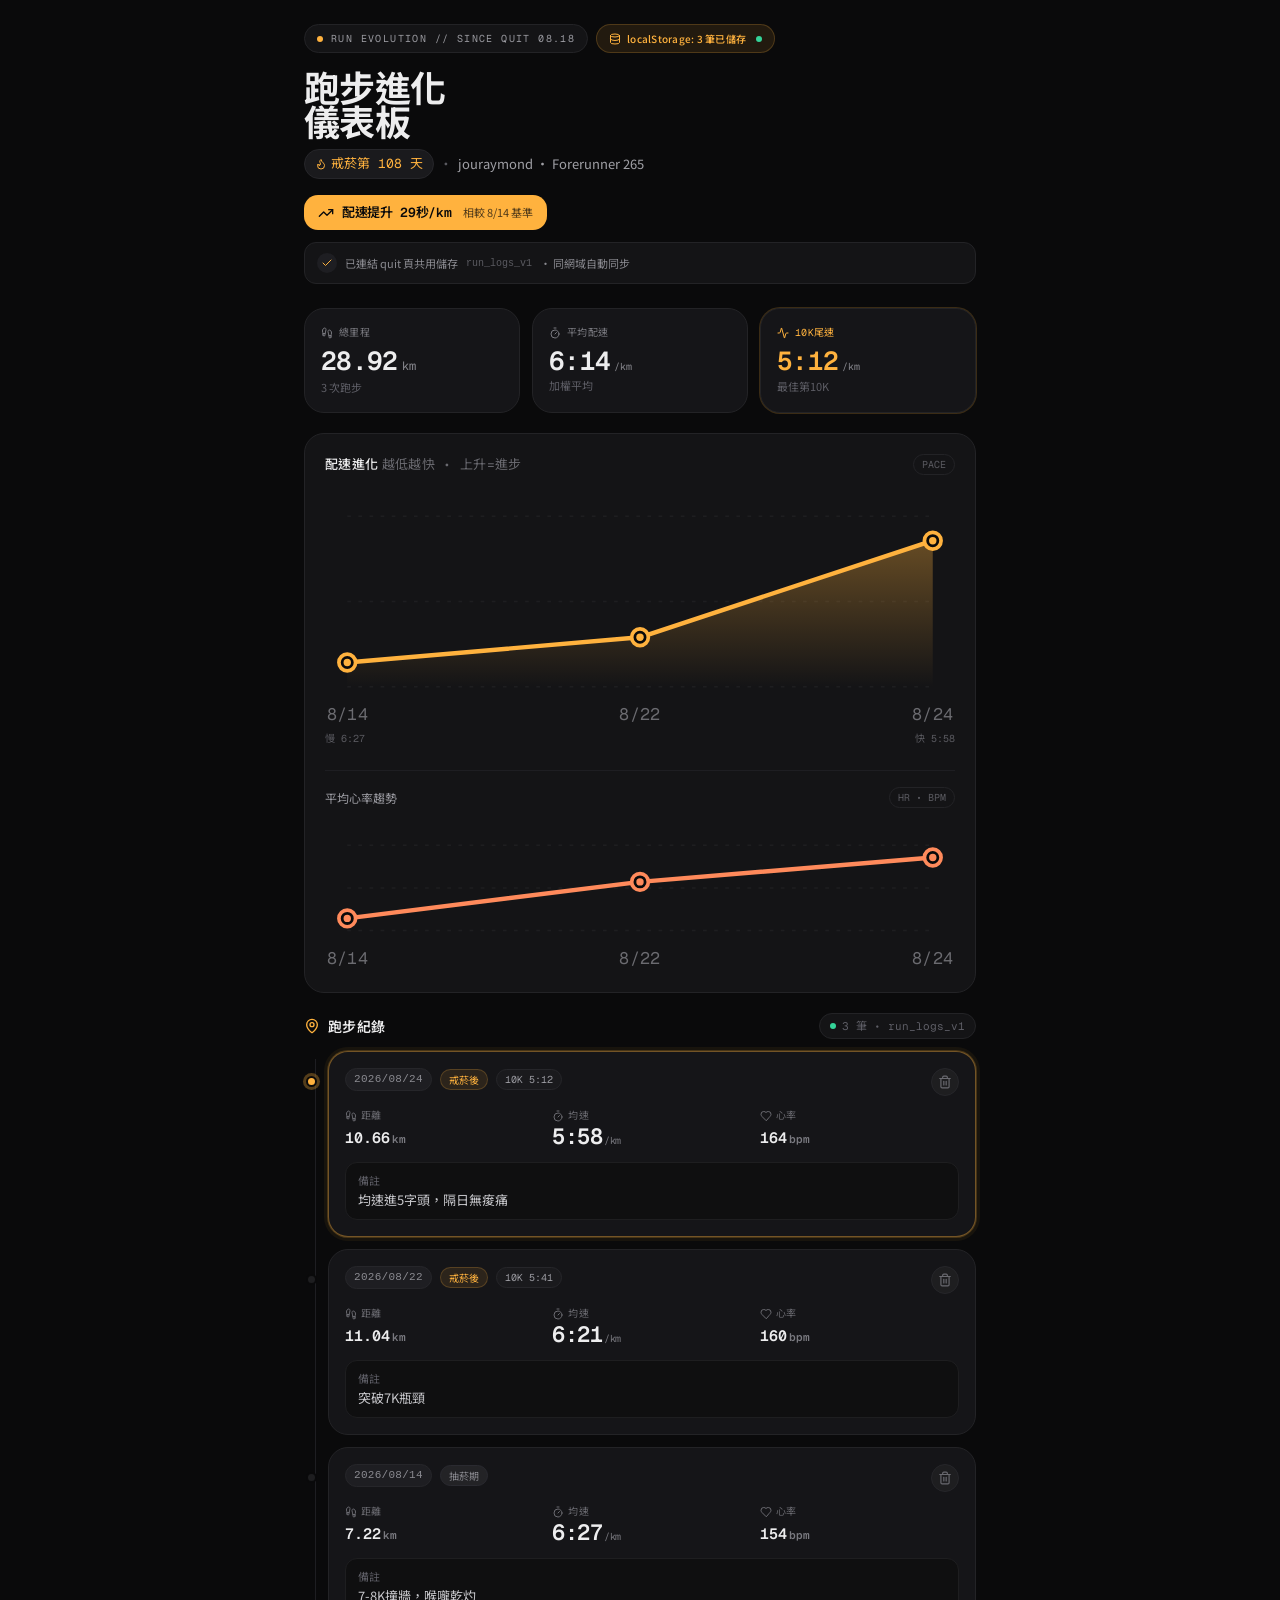
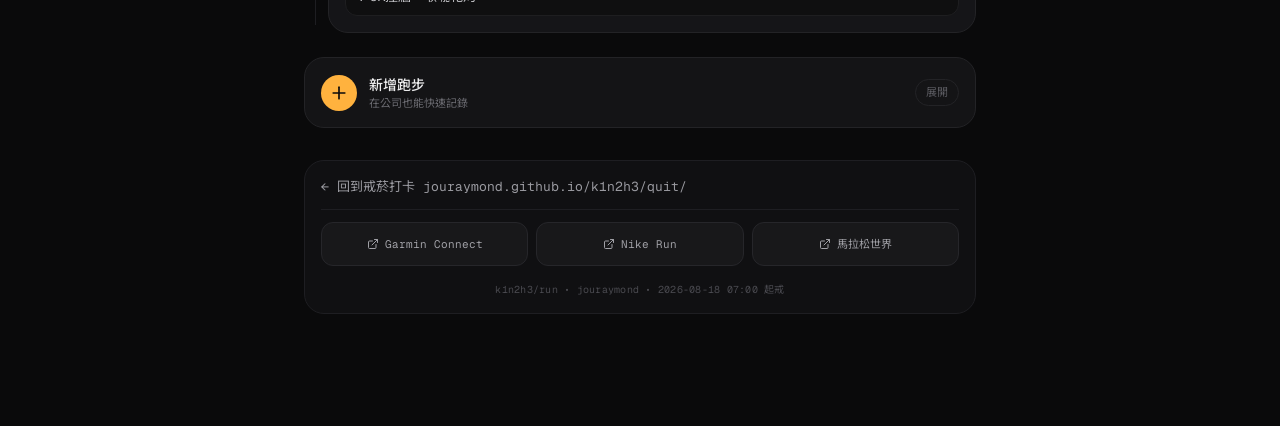
<file: run/index.html>
<!DOCTYPE html>
<html lang="en">
<head><style>
@font-face {
  font-family: "Optimistic";
  font-style: normal;
  font-weight: 400 600;
  font-display: swap;
  src: url("/fonts/OptimisticAI_VF_Optimized.woff2") format("woff2");
}
@font-face {
  font-family: "Optimistic Mono";
  font-style: normal;
  font-weight: 400;
  font-display: swap;
  src: url("/fonts/OptimisticMono_W_TextRegular.woff2") format("woff2");
}
:where(html) {
  font-family: "Optimistic", system-ui, sans-serif;
}
:where(code, pre, kbd, samp) {
  font-family: "Optimistic Mono", ui-monospace, monospace;
}
</style>
  <meta charset="UTF-8">
  <meta name="viewport" content="width=device-width, initial-scale=1">
  <title>React Artifact</title>
  <style>*,:after,:before{--tw-border-spacing-x:0;--tw-border-spacing-y:0;--tw-translate-x:0;--tw-translate-y:0;--tw-rotate:0;--tw-skew-x:0;--tw-skew-y:0;--tw-scale-x:1;--tw-scale-y:1;--tw-pan-x: ;--tw-pan-y: ;--tw-pinch-zoom: ;--tw-scroll-snap-strictness:proximity;--tw-gradient-from-position: ;--tw-gradient-via-position: ;--tw-gradient-to-position: ;--tw-ordinal: ;--tw-slashed-zero: ;--tw-numeric-figure: ;--tw-numeric-spacing: ;--tw-numeric-fraction: ;--tw-ring-inset: ;--tw-ring-offset-width:0px;--tw-ring-offset-color:#fff;--tw-ring-color:rgba(59,130,246,.5);--tw-ring-offset-shadow:0 0 #0000;--tw-ring-shadow:0 0 #0000;--tw-shadow:0 0 #0000;--tw-shadow-colored:0 0 #0000;--tw-blur: ;--tw-brightness: ;--tw-contrast: ;--tw-grayscale: ;--tw-hue-rotate: ;--tw-invert: ;--tw-saturate: ;--tw-sepia: ;--tw-drop-shadow: ;--tw-backdrop-blur: ;--tw-backdrop-brightness: ;--tw-backdrop-contrast: ;--tw-backdrop-grayscale: ;--tw-backdrop-hue-rotate: ;--tw-backdrop-invert: ;--tw-backdrop-opacity: ;--tw-backdrop-saturate: ;--tw-backdrop-sepia: ;--tw-contain-size: ;--tw-contain-layout: ;--tw-contain-paint: ;--tw-contain-style: }::backdrop{--tw-border-spacing-x:0;--tw-border-spacing-y:0;--tw-translate-x:0;--tw-translate-y:0;--tw-rotate:0;--tw-skew-x:0;--tw-skew-y:0;--tw-scale-x:1;--tw-scale-y:1;--tw-pan-x: ;--tw-pan-y: ;--tw-pinch-zoom: ;--tw-scroll-snap-strictness:proximity;--tw-gradient-from-position: ;--tw-gradient-via-position: ;--tw-gradient-to-position: ;--tw-ordinal: ;--tw-slashed-zero: ;--tw-numeric-figure: ;--tw-numeric-spacing: ;--tw-numeric-fraction: ;--tw-ring-inset: ;--tw-ring-offset-width:0px;--tw-ring-offset-color:#fff;--tw-ring-color:rgba(59,130,246,.5);--tw-ring-offset-shadow:0 0 #0000;--tw-ring-shadow:0 0 #0000;--tw-shadow:0 0 #0000;--tw-shadow-colored:0 0 #0000;--tw-blur: ;--tw-brightness: ;--tw-contrast: ;--tw-grayscale: ;--tw-hue-rotate: ;--tw-invert: ;--tw-saturate: ;--tw-sepia: ;--tw-drop-shadow: ;--tw-backdrop-blur: ;--tw-backdrop-brightness: ;--tw-backdrop-contrast: ;--tw-backdrop-grayscale: ;--tw-backdrop-hue-rotate: ;--tw-backdrop-invert: ;--tw-backdrop-opacity: ;--tw-backdrop-saturate: ;--tw-backdrop-sepia: ;--tw-contain-size: ;--tw-contain-layout: ;--tw-contain-paint: ;--tw-contain-style: }/*! tailwindcss v3.4.18 | MIT License | https://tailwindcss.com*/*,:after,:before{box-sizing:border-box;border:0 solid #e5e7eb}:after,:before{--tw-content:""}:host,html{line-height:1.5;-webkit-text-size-adjust:100%;-moz-tab-size:4;-o-tab-size:4;tab-size:4;font-family:ui-sans-serif,system-ui,sans-serif,Apple Color Emoji,Segoe UI Emoji,Segoe UI Symbol,Noto Color Emoji;font-feature-settings:normal;font-variation-settings:normal;-webkit-tap-highlight-color:transparent}body{line-height:inherit}hr{height:0;color:inherit;border-top-width:1px}abbr:where([title]){-webkit-text-decoration:underline dotted;text-decoration:underline dotted}h1,h2,h3,h4,h5,h6{font-size:inherit;font-weight:inherit}a{color:inherit;text-decoration:inherit}b,strong{font-weight:bolder}code,kbd,pre,samp{font-family:ui-monospace,SFMono-Regular,Menlo,Monaco,Consolas,Liberation Mono,Courier New,monospace;font-feature-settings:normal;font-variation-settings:normal;font-size:1em}small{font-size:80%}sub,sup{font-size:75%;line-height:0;position:relative;vertical-align:baseline}sub{bottom:-.25em}sup{top:-.5em}table{text-indent:0;border-color:inherit;border-collapse:collapse}button,input,optgroup,select,textarea{font-family:inherit;font-feature-settings:inherit;font-variation-settings:inherit;font-size:100%;font-weight:inherit;line-height:inherit;letter-spacing:inherit;color:inherit;margin:0;padding:0}button,select{text-transform:none}button,input:where([type=button]),input:where([type=reset]),input:where([type=submit]){-webkit-appearance:button;background-color:transparent;background-image:none}:-moz-focusring{outline:auto}:-moz-ui-invalid{box-shadow:none}progress{vertical-align:baseline}::-webkit-inner-spin-button,::-webkit-outer-spin-button{height:auto}[type=search]{-webkit-appearance:textfield;outline-offset:-2px}::-webkit-search-decoration{-webkit-appearance:none}::-webkit-file-upload-button{-webkit-appearance:button;font:inherit}summary{display:list-item}blockquote,dd,dl,figure,h1,h2,h3,h4,h5,h6,hr,p,pre{margin:0}fieldset{margin:0}fieldset,legend{padding:0}menu,ol,ul{list-style:none;margin:0;padding:0}dialog{padding:0}textarea{resize:vertical}input::-moz-placeholder,textarea::-moz-placeholder{opacity:1;color:#9ca3af}input::placeholder,textarea::placeholder{opacity:1;color:#9ca3af}[role=button],button{cursor:pointer}:disabled{cursor:default}audio,canvas,embed,iframe,img,object,svg,video{display:block;vertical-align:middle}img,video{max-width:100%;height:auto}[hidden]:where(:not([hidden=until-found])){display:none}.pointer-events-none{pointer-events:none}.pointer-events-auto{pointer-events:auto}.fixed{position:fixed}.absolute{position:absolute}.relative{position:relative}.-left-\[23px\]{left:-23px}.bottom-2{bottom:.5rem}.bottom-5{bottom:1.25rem}.left-1\/2{left:50%}.left-\[11px\]{left:11px}.top-2{top:.5rem}.top-6{top:1.5rem}.z-50{z-index:50}.mx-auto{margin-left:auto;margin-right:auto}.mb-3{margin-bottom:.75rem}.mb-5{margin-bottom:1.25rem}.mb-6{margin-bottom:1.5rem}.ml-0\.5{margin-left:.125rem}.ml-1{margin-left:.25rem}.ml-2{margin-left:.5rem}.ml-6{margin-left:1.5rem}.mr-1{margin-right:.25rem}.mt-0\.5{margin-top:.125rem}.mt-1{margin-top:.25rem}.mt-1\.5{margin-top:.375rem}.mt-2{margin-top:.5rem}.mt-3{margin-top:.75rem}.mt-4{margin-top:1rem}.mt-6{margin-top:1.5rem}.mt-8{margin-top:2rem}.flex{display:flex}.inline-flex{display:inline-flex}.grid{display:grid}.h-1\.5{height:.375rem}.h-3{height:.75rem}.h-3\.5{height:.875rem}.h-4{height:1rem}.h-5{height:1.25rem}.h-6{height:1.5rem}.h-7{height:1.75rem}.h-9{height:2.25rem}.h-\[11px\]{height:11px}.h-\[44px\]{height:44px}.h-\[52px\]{height:52px}.h-\[56px\]{height:56px}.h-auto{height:auto}.h-px{height:1px}.min-h-screen{min-height:100vh}.w-1\.5{width:.375rem}.w-3{width:.75rem}.w-3\.5{width:.875rem}.w-4{width:1rem}.w-5{width:1.25rem}.w-6{width:1.5rem}.w-7{width:1.75rem}.w-9{width:2.25rem}.w-\[11px\]{width:11px}.w-full{width:100%}.w-px{width:1px}.max-w-\[480px\]{max-width:480px}.-translate-x-1\/2{--tw-translate-x:-50%}.-translate-x-1\/2,.rotate-45{transform:translate(var(--tw-translate-x),var(--tw-translate-y)) rotate(var(--tw-rotate)) skewX(var(--tw-skew-x)) skewY(var(--tw-skew-y)) scaleX(var(--tw-scale-x)) scaleY(var(--tw-scale-y))}.rotate-45{--tw-rotate:45deg}.transform{transform:translate(var(--tw-translate-x),var(--tw-translate-y)) rotate(var(--tw-rotate)) skewX(var(--tw-skew-x)) skewY(var(--tw-skew-y)) scaleX(var(--tw-scale-x)) scaleY(var(--tw-scale-y))}.animate-\[toastIn_0\.32s_cubic-bezier\(0\.16\2c 1\2c 0\.3\2c 1\)\]{animation:toastIn .32s cubic-bezier(.16,1,.3,1)}@keyframes pulse{50%{opacity:.5}}.animate-pulse{animation:pulse 2s cubic-bezier(.4,0,.6,1) infinite}.select-none{-webkit-user-select:none;-moz-user-select:none;user-select:none}.grid-cols-2{grid-template-columns:repeat(2,minmax(0,1fr))}.grid-cols-3{grid-template-columns:repeat(3,minmax(0,1fr))}.flex-col{flex-direction:column}.flex-wrap{flex-wrap:wrap}.place-items-center{place-items:center}.items-start{align-items:flex-start}.items-center{align-items:center}.items-baseline{align-items:baseline}.justify-center{justify-content:center}.justify-between{justify-content:space-between}.gap-1{gap:.25rem}.gap-1\.5{gap:.375rem}.gap-2{gap:.5rem}.gap-3{gap:.75rem}.gap-4{gap:1rem}.space-y-3>:not([hidden])~:not([hidden]){--tw-space-y-reverse:0;margin-top:calc(.75rem*(1 - var(--tw-space-y-reverse)));margin-bottom:calc(.75rem*var(--tw-space-y-reverse))}.overflow-hidden{overflow:hidden}.rounded-\[10px\]{border-radius:10px}.rounded-\[12px\]{border-radius:12px}.rounded-\[14px\]{border-radius:14px}.rounded-\[20px\]{border-radius:20px}.rounded-full{border-radius:9999px}.border{border-width:1px}.border-2{border-width:2px}.border-t{border-top-width:1px}.border-\[\#0A0A0B\]{--tw-border-opacity:1;border-color:rgb(10 10 11/var(--tw-border-opacity,1))}.border-\[\#1E1E20\]{--tw-border-opacity:1;border-color:rgb(30 30 32/var(--tw-border-opacity,1))}.border-\[\#1E1E22\]{--tw-border-opacity:1;border-color:rgb(30 30 34/var(--tw-border-opacity,1))}.border-\[\#232326\]{--tw-border-opacity:1;border-color:rgb(35 35 38/var(--tw-border-opacity,1))}.border-\[\#26262A\]{--tw-border-opacity:1;border-color:rgb(38 38 42/var(--tw-border-opacity,1))}.border-\[\#2A2A30\]{--tw-border-opacity:1;border-color:rgb(42 42 48/var(--tw-border-opacity,1))}.border-\[\#FF5A5A\]\/20{border-color:rgba(255,90,90,.2)}.border-\[\#FFB23E\]\/20{border-color:rgba(255,178,62,.2)}.border-\[\#FFB23E\]\/40{border-color:rgba(255,178,62,.4)}.border-black\/10{border-color:rgba(0,0,0,.1)}.border-white\/10{border-color:hsla(0,0%,100%,.1)}.bg-\[\#0A0A0B\]{--tw-bg-opacity:1;background-color:rgb(10 10 11/var(--tw-bg-opacity,1))}.bg-\[\#0F0F10\]{--tw-bg-opacity:1;background-color:rgb(15 15 16/var(--tw-bg-opacity,1))}.bg-\[\#101012\]{--tw-bg-opacity:1;background-color:rgb(16 16 18/var(--tw-bg-opacity,1))}.bg-\[\#141416\]{--tw-bg-opacity:1;background-color:rgb(20 20 22/var(--tw-bg-opacity,1))}.bg-\[\#151518\]{--tw-bg-opacity:1;background-color:rgb(21 21 24/var(--tw-bg-opacity,1))}.bg-\[\#18181A\]{--tw-bg-opacity:1;background-color:rgb(24 24 26/var(--tw-bg-opacity,1))}.bg-\[\#1A1A1D\]{--tw-bg-opacity:1;background-color:rgb(26 26 29/var(--tw-bg-opacity,1))}.bg-\[\#1E1E20\]{--tw-bg-opacity:1;background-color:rgb(30 30 32/var(--tw-bg-opacity,1))}.bg-\[\#1E1E22\]{--tw-bg-opacity:1;background-color:rgb(30 30 34/var(--tw-bg-opacity,1))}.bg-\[\#232326\]{--tw-bg-opacity:1;background-color:rgb(35 35 38/var(--tw-bg-opacity,1))}.bg-\[\#2A1515\]{--tw-bg-opacity:1;background-color:rgb(42 21 21/var(--tw-bg-opacity,1))}.bg-\[\#EDEDEE\]{--tw-bg-opacity:1;background-color:rgb(237 237 238/var(--tw-bg-opacity,1))}.bg-\[\#FFB23E\]{--tw-bg-opacity:1;background-color:rgb(255 178 62/var(--tw-bg-opacity,1))}.bg-\[\#FFB23E\]\/10{background-color:rgba(255,178,62,.1)}.bg-emerald-400{--tw-bg-opacity:1;background-color:rgb(52 211 153/var(--tw-bg-opacity,1))}.bg-zinc-600{--tw-bg-opacity:1;background-color:rgb(82 82 91/var(--tw-bg-opacity,1))}.p-3\.5{padding:.875rem}.p-4{padding:1rem}.px-2{padding-left:.5rem;padding-right:.5rem}.px-2\.5{padding-left:.625rem;padding-right:.625rem}.px-3{padding-left:.75rem;padding-right:.75rem}.px-3\.5{padding-left:.875rem;padding-right:.875rem}.px-4{padding-left:1rem;padding-right:1rem}.py-0\.5{padding-top:.125rem;padding-bottom:.125rem}.py-1{padding-top:.25rem;padding-bottom:.25rem}.py-1\.5{padding-top:.375rem;padding-bottom:.375rem}.py-2{padding-top:.5rem;padding-bottom:.5rem}.py-2\.5{padding-top:.625rem;padding-bottom:.625rem}.py-3{padding-top:.75rem;padding-bottom:.75rem}.pb-28{padding-bottom:7rem}.pt-6{padding-top:1.5rem}.text-left{text-align:left}.text-center{text-align:center}.font-mono{font-family:ui-monospace,SFMono-Regular,Menlo,Monaco,Consolas,Liberation Mono,Courier New,monospace}.text-\[10px\]{font-size:10px}.text-\[11px\]{font-size:11px}.text-\[12px\]{font-size:12px}.text-\[13px\]{font-size:13px}.text-\[14px\]{font-size:14px}.text-\[15px\]{font-size:15px}.text-\[16px\]{font-size:16px}.text-\[22px\]{font-size:22px}.text-\[30px\]{font-size:30px}.font-\[700\]{font-weight:700}.font-medium{font-weight:500}.font-normal{font-weight:400}.font-semibold{font-weight:600}.uppercase{text-transform:uppercase}.leading-\[0\.95\]{line-height:.95}.leading-none{line-height:1}.leading-relaxed{line-height:1.625}.leading-snug{line-height:1.375}.tracking-\[-0\.02em\]{letter-spacing:-.02em}.tracking-\[0\.14em\]{letter-spacing:.14em}.tracking-tight{letter-spacing:-.025em}.tracking-wide{letter-spacing:.025em}.text-\[\#0A0A0B\]{--tw-text-opacity:1;color:rgb(10 10 11/var(--tw-text-opacity,1))}.text-\[\#4A4A50\]{--tw-text-opacity:1;color:rgb(74 74 80/var(--tw-text-opacity,1))}.text-\[\#5A5A60\]{--tw-text-opacity:1;color:rgb(90 90 96/var(--tw-text-opacity,1))}.text-\[\#5E5E66\]{--tw-text-opacity:1;color:rgb(94 94 102/var(--tw-text-opacity,1))}.text-\[\#6A6A70\]{--tw-text-opacity:1;color:rgb(106 106 112/var(--tw-text-opacity,1))}.text-\[\#7A7A80\]{--tw-text-opacity:1;color:rgb(122 122 128/var(--tw-text-opacity,1))}.text-\[\#8A8A90\]{--tw-text-opacity:1;color:rgb(138 138 144/var(--tw-text-opacity,1))}.text-\[\#9A9AA0\]{--tw-text-opacity:1;color:rgb(154 154 160/var(--tw-text-opacity,1))}.text-\[\#A0A0A6\]{--tw-text-opacity:1;color:rgb(160 160 166/var(--tw-text-opacity,1))}.text-\[\#C8C8CC\]{--tw-text-opacity:1;color:rgb(200 200 204/var(--tw-text-opacity,1))}.text-\[\#EDEDEE\]{--tw-text-opacity:1;color:rgb(237 237 238/var(--tw-text-opacity,1))}.text-\[\#FF8A8A\]{--tw-text-opacity:1;color:rgb(255 138 138/var(--tw-text-opacity,1))}.text-\[\#FFB23E\]{--tw-text-opacity:1;color:rgb(255 178 62/var(--tw-text-opacity,1))}.opacity-60{opacity:.6}.opacity-70{opacity:.7}.shadow-\[0_0_0_3px_rgba\(255\2c 178\2c 62\2c 0\.3\)\]{--tw-shadow:0 0 0 3px rgba(255,178,62,.3);--tw-shadow-colored:0 0 0 3px var(--tw-shadow-color);box-shadow:var(--tw-ring-offset-shadow,0 0 #0000),var(--tw-ring-shadow,0 0 #0000),var(--tw-shadow)}.shadow-\[0_0_0_4px_rgba\(255\2c 178\2c 62\2c 0\.06\)\]{--tw-shadow:0 0 0 4px rgba(255,178,62,.06);--tw-shadow-colored:0 0 0 4px var(--tw-shadow-color);box-shadow:var(--tw-ring-offset-shadow,0 0 #0000),var(--tw-ring-shadow,0 0 #0000),var(--tw-shadow)}.shadow-\[0_8px_24px_rgba\(0\2c 0\2c 0\2c 0\.4\)\]{--tw-shadow:0 8px 24px rgba(0,0,0,.4);--tw-shadow-colored:0 8px 24px var(--tw-shadow-color);box-shadow:var(--tw-ring-offset-shadow,0 0 #0000),var(--tw-ring-shadow,0 0 #0000),var(--tw-shadow)}.outline-none{outline:2px solid transparent;outline-offset:2px}.ring-1{--tw-ring-offset-shadow:var(--tw-ring-inset) 0 0 0 var(--tw-ring-offset-width) var(--tw-ring-offset-color);--tw-ring-shadow:var(--tw-ring-inset) 0 0 0 calc(1px + var(--tw-ring-offset-width)) var(--tw-ring-color);box-shadow:var(--tw-ring-offset-shadow),var(--tw-ring-shadow),var(--tw-shadow,0 0 #0000)}.ring-\[\#FFB23E\]\/20{--tw-ring-color:rgba(255,178,62,.2)}.invert{--tw-invert:invert(100%)}.filter,.invert{filter:var(--tw-blur) var(--tw-brightness) var(--tw-contrast) var(--tw-grayscale) var(--tw-hue-rotate) var(--tw-invert) var(--tw-saturate) var(--tw-sepia) var(--tw-drop-shadow)}.transition{transition-property:color,background-color,border-color,text-decoration-color,fill,stroke,opacity,box-shadow,transform,filter,backdrop-filter;transition-timing-function:cubic-bezier(.4,0,.2,1);transition-duration:.15s}.transition-all{transition-property:all;transition-timing-function:cubic-bezier(.4,0,.2,1);transition-duration:.15s}.transition-transform{transition-property:transform;transition-timing-function:cubic-bezier(.4,0,.2,1);transition-duration:.15s}#root,body,html{min-height:100%}body{margin:0;font-family:Inter,ui-sans-serif,system-ui,-apple-system,BlinkMacSystemFont,Segoe UI,sans-serif}[role=button]:not([aria-disabled=true]),button:not(:disabled),label[for],select:not(:disabled),summary{cursor:pointer}.selection\:bg-\[\#FFB23E\]\/30 ::-moz-selection{background-color:rgba(255,178,62,.3)}.selection\:bg-\[\#FFB23E\]\/30 ::selection{background-color:rgba(255,178,62,.3)}.selection\:bg-\[\#FFB23E\]\/30::-moz-selection{background-color:rgba(255,178,62,.3)}.selection\:bg-\[\#FFB23E\]\/30::selection{background-color:rgba(255,178,62,.3)}.hover\:border-\[\#FF5A5A\]\/30:hover{border-color:rgba(255,90,90,.3)}.hover\:border-\[\#FFB23E\]\/30:hover{border-color:rgba(255,178,62,.3)}.hover\:text-\[\#EDEDEE\]:hover{--tw-text-opacity:1;color:rgb(237 237 238/var(--tw-text-opacity,1))}.hover\:text-\[\#FF5A5A\]:hover{--tw-text-opacity:1;color:rgb(255 90 90/var(--tw-text-opacity,1))}.hover\:text-\[\#FFB23E\]:hover{--tw-text-opacity:1;color:rgb(255 178 62/var(--tw-text-opacity,1))}.focus\:border-\[\#FFB23E\]\/60:focus{border-color:rgba(255,178,62,.6)}.focus\:ring-2:focus{--tw-ring-offset-shadow:var(--tw-ring-inset) 0 0 0 var(--tw-ring-offset-width) var(--tw-ring-offset-color);--tw-ring-shadow:var(--tw-ring-inset) 0 0 0 calc(2px + var(--tw-ring-offset-width)) var(--tw-ring-color);box-shadow:var(--tw-ring-offset-shadow),var(--tw-ring-shadow),var(--tw-shadow,0 0 #0000)}.focus\:ring-\[\#FFB23E\]\/20:focus{--tw-ring-color:rgba(255,178,62,.2)}.active\:scale-95:active{--tw-scale-x:.95;--tw-scale-y:.95}.active\:scale-95:active,.active\:scale-\[0\.98\]:active{transform:translate(var(--tw-translate-x),var(--tw-translate-y)) rotate(var(--tw-rotate)) skewX(var(--tw-skew-x)) skewY(var(--tw-skew-y)) scaleX(var(--tw-scale-x)) scaleY(var(--tw-scale-y))}.active\:scale-\[0\.98\]:active{--tw-scale-x:0.98;--tw-scale-y:0.98}.active\:bg-\[\#1A1A1E\]:active{--tw-bg-opacity:1;background-color:rgb(26 26 30/var(--tw-bg-opacity,1))}@media (min-width:768px){.md\:max-w-\[720px\]{max-width:720px}.md\:p-4{padding:1rem}.md\:p-5{padding:1.25rem}.md\:px-6{padding-left:1.5rem;padding-right:1.5rem}.md\:text-\[26px\]{font-size:26px}.md\:text-\[36px\]{font-size:36px}}</style>
</head>
<body>
  <div id="root"></div>
  
  <script type="module">var _c=Object.create;var{getPrototypeOf:Pc,defineProperty:bl,getOwnPropertyNames:Nc}=Object;var zc=Object.prototype.hasOwnProperty;var We=(e,n,t)=>{t=e!=null?_c(Pc(e)):{};let r=n||!e||!e.__esModule?bl(t,"default",{value:e,enumerable:!0}):t;for(let l of Nc(e))if(!zc.call(r,l))bl(r,l,{get:()=>e[l],enumerable:!0});return r};var Tr=(e,n)=>()=>(n||e((n={exports:{}}).exports,n),n.exports);var Tc=(e,n)=>{for(var t in n)bl(e,t,{get:n[t],enumerable:!0,configurable:!0,set:(r)=>n[t]=()=>r})};var xc=(e,n)=>()=>(e&&(n=e(e=0)),n);var En=Tr((Xc)=>{var _t=Symbol.for("react.element"),Lc=Symbol.for("react.portal"),Oc=Symbol.for("react.fragment"),Rc=Symbol.for("react.strict_mode"),Mc=Symbol.for("react.profiler"),Ic=Symbol.for("react.provider"),Fc=Symbol.for("react.context"),Dc=Symbol.for("react.forward_ref"),Uc=Symbol.for("react.suspense"),Vc=Symbol.for("react.memo"),Bc=Symbol.for("react.lazy"),Ni=Symbol.iterator;function $c(e){if(e===null||typeof e!=="object")return null;return e=Ni&&e[Ni]||e["@@iterator"],typeof e==="function"?e:null}var xi={isMounted:function(){return!1},enqueueForceUpdate:function(){},enqueueReplaceState:function(){},enqueueSetState:function(){}},Li=Object.assign,Oi={};function Qn(e,n,t){this.props=e,this.context=n,this.refs=Oi,this.updater=t||xi}Qn.prototype.isReactComponent={};Qn.prototype.setState=function(e,n){if(typeof e!=="object"&&typeof e!=="function"&&e!=null)throw Error("setState(...): takes an object of state variables to update or a function which returns an object of state variables.");this.updater.enqueueSetState(this,e,n,"setState")};Qn.prototype.forceUpdate=function(e){this.updater.enqueueForceUpdate(this,e,"forceUpdate")};function Ri(){}Ri.prototype=Qn.prototype;function nu(e,n,t){this.props=e,this.context=n,this.refs=Oi,this.updater=t||xi}var tu=nu.prototype=new Ri;tu.constructor=nu;Li(tu,Qn.prototype);tu.isPureReactComponent=!0;var zi=Array.isArray,Mi=Object.prototype.hasOwnProperty,ru={current:null},Ii={key:!0,ref:!0,__self:!0,__source:!0};function Fi(e,n,t){var r,l={},u=null,o=null;if(n!=null)for(r in n.ref!==void 0&&(o=n.ref),n.key!==void 0&&(u=""+n.key),n)Mi.call(n,r)&&!Ii.hasOwnProperty(r)&&(l[r]=n[r]);var i=arguments.length-2;if(i===1)l.children=t;else if(1<i){for(var a=Array(i),c=0;c<i;c++)a[c]=arguments[c+2];l.children=a}if(e&&e.defaultProps)for(r in i=e.defaultProps,i)l[r]===void 0&&(l[r]=i[r]);return{$$typeof:_t,type:e,key:u,ref:o,props:l,_owner:ru.current}}function Qc(e,n){return{$$typeof:_t,type:e.type,key:n,ref:e.ref,props:e.props,_owner:e._owner}}function lu(e){return typeof e==="object"&&e!==null&&e.$$typeof===_t}function Wc(e){var n={"=":"=0",":":"=2"};return"$"+e.replace(/[=:]/g,function(t){return n[t]})}var Ti=/\/+/g;function eu(e,n){return typeof e==="object"&&e!==null&&e.key!=null?Wc(""+e.key):n.toString(36)}function Lr(e,n,t,r,l){var u=typeof e;if(u==="undefined"||u==="boolean")e=null;var o=!1;if(e===null)o=!0;else switch(u){case"string":case"number":o=!0;break;case"object":switch(e.$$typeof){case _t:case Lc:o=!0}}if(o)return o=e,l=l(o),e=r===""?"."+eu(o,0):r,zi(l)?(t="",e!=null&&(t=e.replace(Ti,"$&/")+"/"),Lr(l,n,t,"",function(c){return c})):l!=null&&(lu(l)&&(l=Qc(l,t+(!l.key||o&&o.key===l.key?"":(""+l.key).replace(Ti,"$&/")+"/")+e)),n.push(l)),1;if(o=0,r=r===""?".":r+":",zi(e))for(var i=0;i<e.length;i++){u=e[i];var a=r+eu(u,i);o+=Lr(u,n,t,a,l)}else if(a=$c(e),typeof a==="function")for(e=a.call(e),i=0;!(u=e.next()).done;)u=u.value,a=r+eu(u,i++),o+=Lr(u,n,t,a,l);else if(u==="object")throw n=String(e),Error("Objects are not valid as a React child (found: "+(n==="[object Object]"?"object with keys {"+Object.keys(e).join(", ")+"}":n)+"). If you meant to render a collection of children, use an array instead.");return o}function xr(e,n,t){if(e==null)return e;var r=[],l=0;return Lr(e,r,"","",function(u){return n.call(t,u,l++)}),r}function Hc(e){if(e._status===-1){var n=e._result;n=n(),n.then(function(t){if(e._status===0||e._status===-1)e._status=1,e._result=t},function(t){if(e._status===0||e._status===-1)e._status=2,e._result=t}),e._status===-1&&(e._status=0,e._result=n)}if(e._status===1)return e._result.default;throw e._result}var oe={current:null},Or={transition:null},Ac={ReactCurrentDispatcher:oe,ReactCurrentBatchConfig:Or,ReactCurrentOwner:ru};function Di(){throw Error("act(...) is not supported in production builds of React.")}Xc.Children={map:xr,forEach:function(e,n,t){xr(e,function(){n.apply(this,arguments)},t)},count:function(e){var n=0;return xr(e,function(){n++}),n},toArray:function(e){return xr(e,function(n){return n})||[]},only:function(e){if(!lu(e))throw Error("React.Children.only expected to receive a single React element child.");return e}};Xc.Component=Qn;Xc.Fragment=Oc;Xc.Profiler=Mc;Xc.PureComponent=nu;Xc.StrictMode=Rc;Xc.Suspense=Uc;Xc.__SECRET_INTERNALS_DO_NOT_USE_OR_YOU_WILL_BE_FIRED=Ac;Xc.act=Di;Xc.cloneElement=function(e,n,t){if(e===null||e===void 0)throw Error("React.cloneElement(...): The argument must be a React element, but you passed "+e+".");var r=Li({},e.props),l=e.key,u=e.ref,o=e._owner;if(n!=null){if(n.ref!==void 0&&(u=n.ref,o=ru.current),n.key!==void 0&&(l=""+n.key),e.type&&e.type.defaultProps)var i=e.type.defaultProps;for(a in n)Mi.call(n,a)&&!Ii.hasOwnProperty(a)&&(r[a]=n[a]===void 0&&i!==void 0?i[a]:n[a])}var a=arguments.length-2;if(a===1)r.children=t;else if(1<a){i=Array(a);for(var c=0;c<a;c++)i[c]=arguments[c+2];r.children=i}return{$$typeof:_t,type:e.type,key:l,ref:u,props:r,_owner:o}};Xc.createContext=function(e){return e={$$typeof:Fc,_currentValue:e,_currentValue2:e,_threadCount:0,Provider:null,Consumer:null,_defaultValue:null,_globalName:null},e.Provider={$$typeof:Ic,_context:e},e.Consumer=e};Xc.createElement=Fi;Xc.createFactory=function(e){var n=Fi.bind(null,e);return n.type=e,n};Xc.createRef=function(){return{current:null}};Xc.forwardRef=function(e){return{$$typeof:Dc,render:e}};Xc.isValidElement=lu;Xc.lazy=function(e){return{$$typeof:Bc,_payload:{_status:-1,_result:e},_init:Hc}};Xc.memo=function(e,n){return{$$typeof:Vc,type:e,compare:n===void 0?null:n}};Xc.startTransition=function(e){var n=Or.transition;Or.transition={};try{e()}finally{Or.transition=n}};Xc.unstable_act=Di;Xc.useCallback=function(e,n){return oe.current.useCallback(e,n)};Xc.useContext=function(e){return oe.current.useContext(e)};Xc.useDebugValue=function(){};Xc.useDeferredValue=function(e){return oe.current.useDeferredValue(e)};Xc.useEffect=function(e,n){return oe.current.useEffect(e,n)};Xc.useId=function(){return oe.current.useId()};Xc.useImperativeHandle=function(e,n,t){return oe.current.useImperativeHandle(e,n,t)};Xc.useInsertionEffect=function(e,n){return oe.current.useInsertionEffect(e,n)};Xc.useLayoutEffect=function(e,n){return oe.current.useLayoutEffect(e,n)};Xc.useMemo=function(e,n){return oe.current.useMemo(e,n)};Xc.useReducer=function(e,n,t){return oe.current.useReducer(e,n,t)};Xc.useRef=function(e){return oe.current.useRef(e)};Xc.useState=function(e){return oe.current.useState(e)};Xc.useSyncExternalStore=function(e,n,t){return oe.current.useSyncExternalStore(e,n,t)};Xc.useTransition=function(){return oe.current.useTransition()};Xc.version="18.3.1"});var Hi=Tr((xd)=>{function ou(e,n){var t=e.length;e.push(n);e:for(;0<t;){var r=t-1>>>1,l=e[r];if(0<Rr(l,n))e[r]=n,e[t]=l,t=r;else break e}}function Te(e){return e.length===0?null:e[0]}function Dr(e){if(e.length===0)return null;var n=e[0],t=e.pop();if(t!==n){e[0]=t;e:for(var r=0,l=e.length,u=l>>>1;r<u;){var o=2*(r+1)-1,i=e[o],a=o+1,c=e[a];if(0>Rr(i,t))a<l&&0>Rr(c,i)?(e[r]=c,e[a]=t,r=a):(e[r]=i,e[o]=t,r=o);else if(a<l&&0>Rr(c,t))e[r]=c,e[a]=t,r=a;else break e}}return n}function Rr(e,n){var t=e.sortIndex-n.sortIndex;return t!==0?t:e.id-n.id}if(typeof performance==="object"&&typeof performance.now==="function")iu=performance,xd.unstable_now=function(){return iu.now()};else Mr=Date,au=Mr.now(),xd.unstable_now=function(){return Mr.now()-au};var iu,Mr,au,De=[],be=[],Td=1,we=null,ne=3,Ur=!1,Cn=!1,Nt=!1,Vi=typeof setTimeout==="function"?setTimeout:null,Bi=typeof clearTimeout==="function"?clearTimeout:null,Ui=typeof setImmediate<"u"?setImmediate:null;typeof navigator<"u"&&navigator.scheduling!==void 0&&navigator.scheduling.isInputPending!==void 0&&navigator.scheduling.isInputPending.bind(navigator.scheduling);function su(e){for(var n=Te(be);n!==null;){if(n.callback===null)Dr(be);else if(n.startTime<=e)Dr(be),n.sortIndex=n.expirationTime,ou(De,n);else break;n=Te(be)}}function cu(e){if(Nt=!1,su(e),!Cn)if(Te(De)!==null)Cn=!0,pu(du);else{var n=Te(be);n!==null&&vu(cu,n.startTime-e)}}function du(e,n){Cn=!1,Nt&&(Nt=!1,Bi(zt),zt=-1),Ur=!0;var t=ne;try{su(n);for(we=Te(De);we!==null&&(!(we.expirationTime>n)||e&&!Wi());){var r=we.callback;if(typeof r==="function"){we.callback=null,ne=we.priorityLevel;var l=r(we.expirationTime<=n);n=xd.unstable_now(),typeof l==="function"?we.callback=l:we===Te(De)&&Dr(De),su(n)}else Dr(De);we=Te(De)}if(we!==null)var u=!0;else{var o=Te(be);o!==null&&vu(cu,o.startTime-n),u=!1}return u}finally{we=null,ne=t,Ur=!1}}var Vr=!1,Ir=null,zt=-1,$i=5,Qi=-1;function Wi(){return xd.unstable_now()-Qi<$i?!1:!0}function uu(){if(Ir!==null){var e=xd.unstable_now();Qi=e;var n=!0;try{n=Ir(!0,e)}finally{n?Pt():(Vr=!1,Ir=null)}}else Vr=!1}var Pt;if(typeof Ui==="function")Pt=function(){Ui(uu)};else if(typeof MessageChannel<"u")Fr=new MessageChannel,fu=Fr.port2,Fr.port1.onmessage=uu,Pt=function(){fu.postMessage(null)};else Pt=function(){Vi(uu,0)};var Fr,fu;function pu(e){Ir=e,Vr||(Vr=!0,Pt())}function vu(e,n){zt=Vi(function(){e(xd.unstable_now())},n)}xd.unstable_IdlePriority=5;xd.unstable_ImmediatePriority=1;xd.unstable_LowPriority=4;xd.unstable_NormalPriority=3;xd.unstable_Profiling=null;xd.unstable_UserBlockingPriority=2;xd.unstable_cancelCallback=function(e){e.callback=null};xd.unstable_continueExecution=function(){Cn||Ur||(Cn=!0,pu(du))};xd.unstable_forceFrameRate=function(e){0>e||125<e?console.error("forceFrameRate takes a positive int between 0 and 125, forcing frame rates higher than 125 fps is not supported"):$i=0<e?Math.floor(1000/e):5};xd.unstable_getCurrentPriorityLevel=function(){return ne};xd.unstable_getFirstCallbackNode=function(){return Te(De)};xd.unstable_next=function(e){switch(ne){case 1:case 2:case 3:var n=3;break;default:n=ne}var t=ne;ne=n;try{return e()}finally{ne=t}};xd.unstable_pauseExecution=function(){};xd.unstable_requestPaint=function(){};xd.unstable_runWithPriority=function(e,n){switch(e){case 1:case 2:case 3:case 4:case 5:break;default:e=3}var t=ne;ne=e;try{return n()}finally{ne=t}};xd.unstable_scheduleCallback=function(e,n,t){var r=xd.unstable_now();switch(typeof t==="object"&&t!==null?(t=t.delay,t=typeof t==="number"&&0<t?r+t:r):t=r,e){case 1:var l=-1;break;case 2:l=250;break;case 5:l=1073741823;break;case 4:l=1e4;break;default:l=5000}return l=t+l,e={id:Td++,callback:n,priorityLevel:e,startTime:t,expirationTime:l,sortIndex:-1},t>r?(e.sortIndex=t,ou(be,e),Te(De)===null&&e===Te(be)&&(Nt?(Bi(zt),zt=-1):Nt=!0,vu(cu,t-r))):(e.sortIndex=l,ou(De,e),Cn||Ur||(Cn=!0,pu(du))),e};xd.unstable_shouldYield=Wi;xd.unstable_wrapCallback=function(e){var n=ne;return function(){var t=ne;ne=n;try{return e.apply(this,arguments)}finally{ne=t}}}});var ki={};Tc(ki,{version:()=>lc,unstable_renderSubtreeIntoContainer:()=>rc,unstable_batchedUpdates:()=>tc,unmountComponentAtNode:()=>nc,render:()=>ec,hydrateRoot:()=>bf,hydrate:()=>jf,flushSync:()=>qf,findDOMNode:()=>Jf,createRoot:()=>Gf,createPortal:()=>Yf,__SECRET_INTERNALS_DO_NOT_USE_OR_YOU_WILL_BE_FIRED:()=>Zf});function g(e){for(var n="https://reactjs.org/docs/error-decoder.html?invariant="+e,t=1;t<arguments.length;t++)n+="&args[]="+encodeURIComponent(arguments[t]);return"Minified React error #"+e+"; visit "+n+" for the full message or use the non-minified dev environment for full errors and additional helpful warnings."}function Un(e,n){st(e,n),st(e+"Capture",n)}function st(e,n){jt[e]=n;for(e=0;e<n.length;e++)Ga.add(n[e])}function Gd(e){if(Du.call(Xi,e))return!0;if(Du.call(Ai,e))return!1;if(Yd.test(e))return Xi[e]=!0;return Ai[e]=!0,!1}function Jd(e,n,t,r){if(t!==null&&t.type===0)return!1;switch(typeof n){case"function":case"symbol":return!0;case"boolean":if(r)return!1;if(t!==null)return!t.acceptsBooleans;return e=e.toLowerCase().slice(0,5),e!=="data-"&&e!=="aria-";default:return!1}}function qd(e,n,t,r){if(n===null||typeof n>"u"||Jd(e,n,t,r))return!0;if(r)return!1;if(t!==null)switch(t.type){case 3:return!n;case 4:return n===!1;case 5:return isNaN(n);case 6:return isNaN(n)||1>n}return!1}function se(e,n,t,r,l,u,o){this.acceptsBooleans=n===2||n===3||n===4,this.attributeName=r,this.attributeNamespace=l,this.mustUseProperty=t,this.propertyName=e,this.type=n,this.sanitizeURL=u,this.removeEmptyString=o}function Ro(e){return e[1].toUpperCase()}function Mo(e,n,t,r){var l=ee.hasOwnProperty(n)?ee[n]:null;if(l!==null?l.type!==0:r||!(2<n.length)||n[0]!=="o"&&n[0]!=="O"||n[1]!=="n"&&n[1]!=="N")qd(n,t,l,r)&&(t=null),r||l===null?Gd(n)&&(t===null?e.removeAttribute(n):e.setAttribute(n,""+t)):l.mustUseProperty?e[l.propertyName]=t===null?l.type===3?!1:"":t:(n=l.attributeName,r=l.attributeNamespace,t===null?e.removeAttribute(n):(l=l.type,t=l===3||l===4&&t===!0?"":""+t,r?e.setAttributeNS(r,n,t):e.setAttribute(n,t)))}function Tt(e){if(e===null||typeof e!=="object")return null;return e=Ki&&e[Ki]||e["@@iterator"],typeof e==="function"?e:null}function Ft(e){if(hu===void 0)try{throw Error()}catch(t){var n=t.stack.trim().match(/\n( *(at )?)/);hu=n&&n[1]||""}return`
`+hu+e}function mu(e,n){if(!e||yu)return"";yu=!0;var t=Error.prepareStackTrace;Error.prepareStackTrace=void 0;try{if(n)if(n=function(){throw Error()},Object.defineProperty(n.prototype,"props",{set:function(){throw Error()}}),typeof Reflect==="object"&&Reflect.construct){try{Reflect.construct(n,[])}catch(c){var r=c}Reflect.construct(e,[],n)}else{try{n.call()}catch(c){r=c}e.call(n.prototype)}else{try{throw Error()}catch(c){r=c}e()}}catch(c){if(c&&r&&typeof c.stack==="string"){for(var l=c.stack.split(`
`),u=r.stack.split(`
`),o=l.length-1,i=u.length-1;1<=o&&0<=i&&l[o]!==u[i];)i--;for(;1<=o&&0<=i;o--,i--)if(l[o]!==u[i]){if(o!==1||i!==1)do if(o--,i--,0>i||l[o]!==u[i]){var a=`
`+l[o].replace(" at new "," at ");return e.displayName&&a.includes("<anonymous>")&&(a=a.replace("<anonymous>",e.displayName)),a}while(1<=o&&0<=i);break}}}finally{yu=!1,Error.prepareStackTrace=t}return(e=e?e.displayName||e.name:"")?Ft(e):""}function jd(e){switch(e.tag){case 5:return Ft(e.type);case 16:return Ft("Lazy");case 13:return Ft("Suspense");case 19:return Ft("SuspenseList");case 0:case 2:case 15:return e=mu(e.type,!1),e;case 11:return e=mu(e.type.render,!1),e;case 1:return e=mu(e.type,!0),e;default:return""}}function $u(e){if(e==null)return null;if(typeof e==="function")return e.displayName||e.name||null;if(typeof e==="string")return e;switch(e){case Kn:return"Fragment";case Xn:return"Portal";case Uu:return"Profiler";case Io:return"StrictMode";case Vu:return"Suspense";case Bu:return"SuspenseList"}if(typeof e==="object")switch(e.$$typeof){case qa:return(e.displayName||"Context")+".Consumer";case Ja:return(e._context.displayName||"Context")+".Provider";case Fo:var n=e.render;return e=e.displayName,e||(e=n.displayName||n.name||"",e=e!==""?"ForwardRef("+e+")":"ForwardRef"),e;case Do:return n=e.displayName||null,n!==null?n:$u(e.type)||"Memo";case nn:n=e._payload,e=e._init;try{return $u(e(n))}catch(t){}}return null}function bd(e){var n=e.type;switch(e.tag){case 24:return"Cache";case 9:return(n.displayName||"Context")+".Consumer";case 10:return(n._context.displayName||"Context")+".Provider";case 18:return"DehydratedFragment";case 11:return e=n.render,e=e.displayName||e.name||"",n.displayName||(e!==""?"ForwardRef("+e+")":"ForwardRef");case 7:return"Fragment";case 5:return n;case 4:return"Portal";case 3:return"Root";case 6:return"Text";case 16:return $u(n);case 8:return n===Io?"StrictMode":"Mode";case 22:return"Offscreen";case 12:return"Profiler";case 21:return"Scope";case 13:return"Suspense";case 19:return"SuspenseList";case 25:return"TracingMarker";case 1:case 0:case 17:case 2:case 14:case 15:if(typeof n==="function")return n.displayName||n.name||null;if(typeof n==="string")return n}return null}function yn(e){switch(typeof e){case"boolean":case"number":case"string":case"undefined":return e;case"object":return e;default:return""}}function ba(e){var n=e.type;return(e=e.nodeName)&&e.toLowerCase()==="input"&&(n==="checkbox"||n==="radio")}function ep(e){var n=ba(e)?"checked":"value",t=Object.getOwnPropertyDescriptor(e.constructor.prototype,n),r=""+e[n];if(!e.hasOwnProperty(n)&&typeof t<"u"&&typeof t.get==="function"&&typeof t.set==="function"){var{get:l,set:u}=t;return Object.defineProperty(e,n,{configurable:!0,get:function(){return l.call(this)},set:function(o){r=""+o,u.call(this,o)}}),Object.defineProperty(e,n,{enumerable:t.enumerable}),{getValue:function(){return r},setValue:function(o){r=""+o},stopTracking:function(){e._valueTracker=null,delete e[n]}}}}function $r(e){e._valueTracker||(e._valueTracker=ep(e))}function es(e){if(!e)return!1;var n=e._valueTracker;if(!n)return!0;var t=n.getValue(),r="";return e&&(r=ba(e)?e.checked?"true":"false":e.value),e=r,e!==t?(n.setValue(e),!0):!1}function cl(e){if(e=e||(typeof document<"u"?document:void 0),typeof e>"u")return null;try{return e.activeElement||e.body}catch(n){return e.body}}function Qu(e,n){var t=n.checked;return Q({},n,{defaultChecked:void 0,defaultValue:void 0,value:void 0,checked:t!=null?t:e._wrapperState.initialChecked})}function Zi(e,n){var t=n.defaultValue==null?"":n.defaultValue,r=n.checked!=null?n.checked:n.defaultChecked;t=yn(n.value!=null?n.value:t),e._wrapperState={initialChecked:r,initialValue:t,controlled:n.type==="checkbox"||n.type==="radio"?n.checked!=null:n.value!=null}}function ns(e,n){n=n.checked,n!=null&&Mo(e,"checked",n,!1)}function Wu(e,n){ns(e,n);var t=yn(n.value),r=n.type;if(t!=null)if(r==="number"){if(t===0&&e.value===""||e.value!=t)e.value=""+t}else e.value!==""+t&&(e.value=""+t);else if(r==="submit"||r==="reset"){e.removeAttribute("value");return}n.hasOwnProperty("value")?Hu(e,n.type,t):n.hasOwnProperty("defaultValue")&&Hu(e,n.type,yn(n.defaultValue)),n.checked==null&&n.defaultChecked!=null&&(e.defaultChecked=!!n.defaultChecked)}function Yi(e,n,t){if(n.hasOwnProperty("value")||n.hasOwnProperty("defaultValue")){var r=n.type;if(!(r!=="submit"&&r!=="reset"||n.value!==void 0&&n.value!==null))return;n=""+e._wrapperState.initialValue,t||n===e.value||(e.value=n),e.defaultValue=n}t=e.name,t!==""&&(e.name=""),e.defaultChecked=!!e._wrapperState.initialChecked,t!==""&&(e.name=t)}function Hu(e,n,t){if(n!=="number"||cl(e.ownerDocument)!==e)t==null?e.defaultValue=""+e._wrapperState.initialValue:e.defaultValue!==""+t&&(e.defaultValue=""+t)}function rt(e,n,t,r){if(e=e.options,n){n={};for(var l=0;l<t.length;l++)n["$"+t[l]]=!0;for(t=0;t<e.length;t++)l=n.hasOwnProperty("$"+e[t].value),e[t].selected!==l&&(e[t].selected=l),l&&r&&(e[t].defaultSelected=!0)}else{t=""+yn(t),n=null;for(l=0;l<e.length;l++){if(e[l].value===t){e[l].selected=!0,r&&(e[l].defaultSelected=!0);return}n!==null||e[l].disabled||(n=e[l])}n!==null&&(n.selected=!0)}}function Au(e,n){if(n.dangerouslySetInnerHTML!=null)throw Error(g(91));return Q({},n,{value:void 0,defaultValue:void 0,children:""+e._wrapperState.initialValue})}function Gi(e,n){var t=n.value;if(t==null){if(t=n.children,n=n.defaultValue,t!=null){if(n!=null)throw Error(g(92));if(Dt(t)){if(1<t.length)throw Error(g(93));t=t[0]}n=t}n==null&&(n=""),t=n}e._wrapperState={initialValue:yn(t)}}function ts(e,n){var t=yn(n.value),r=yn(n.defaultValue);t!=null&&(t=""+t,t!==e.value&&(e.value=t),n.defaultValue==null&&e.defaultValue!==t&&(e.defaultValue=t)),r!=null&&(e.defaultValue=""+r)}function Ji(e){var n=e.textContent;n===e._wrapperState.initialValue&&n!==""&&n!==null&&(e.value=n)}function rs(e){switch(e){case"svg":return"http://www.w3.org/2000/svg";case"math":return"http://www.w3.org/1998/Math/MathML";default:return"http://www.w3.org/1999/xhtml"}}function Xu(e,n){return e==null||e==="http://www.w3.org/1999/xhtml"?rs(n):e==="http://www.w3.org/2000/svg"&&n==="foreignObject"?"http://www.w3.org/1999/xhtml":e}function bt(e,n){if(n){var t=e.firstChild;if(t&&t===e.lastChild&&t.nodeType===3){t.nodeValue=n;return}}e.textContent=n}function us(e,n,t){return n==null||typeof n==="boolean"||n===""?"":t||typeof n!=="number"||n===0||Ht.hasOwnProperty(e)&&Ht[e]?(""+n).trim():n+"px"}function os(e,n){e=e.style;for(var t in n)if(n.hasOwnProperty(t)){var r=t.indexOf("--")===0,l=us(t,n[t],r);t==="float"&&(t="cssFloat"),r?e.setProperty(t,l):e[t]=l}}function Ku(e,n){if(n){if(tp[e]&&(n.children!=null||n.dangerouslySetInnerHTML!=null))throw Error(g(137,e));if(n.dangerouslySetInnerHTML!=null){if(n.children!=null)throw Error(g(60));if(typeof n.dangerouslySetInnerHTML!=="object"||!("__html"in n.dangerouslySetInnerHTML))throw Error(g(61))}if(n.style!=null&&typeof n.style!=="object")throw Error(g(62))}}function Zu(e,n){if(e.indexOf("-")===-1)return typeof n.is==="string";switch(e){case"annotation-xml":case"color-profile":case"font-face":case"font-face-src":case"font-face-uri":case"font-face-format":case"font-face-name":case"missing-glyph":return!1;default:return!0}}function Uo(e){return e=e.target||e.srcElement||window,e.correspondingUseElement&&(e=e.correspondingUseElement),e.nodeType===3?e.parentNode:e}function qi(e){if(e=mr(e)){if(typeof Gu!=="function")throw Error(g(280));var n=e.stateNode;n&&(n=Bl(n),Gu(e.stateNode,e.type,n))}}function is(e){lt?ut?ut.push(e):ut=[e]:lt=e}function as(){if(lt){var e=lt,n=ut;if(ut=lt=null,qi(e),n)for(e=0;e<n.length;e++)qi(n[e])}}function ss(e,n){return e(n)}function fs(){}function cs(e,n,t){if(gu)return e(n,t);gu=!0;try{return ss(e,n,t)}finally{if(gu=!1,lt!==null||ut!==null)fs(),as()}}function er(e,n){var t=e.stateNode;if(t===null)return null;var r=Bl(t);if(r===null)return null;t=r[n];e:switch(n){case"onClick":case"onClickCapture":case"onDoubleClick":case"onDoubleClickCapture":case"onMouseDown":case"onMouseDownCapture":case"onMouseMove":case"onMouseMoveCapture":case"onMouseUp":case"onMouseUpCapture":case"onMouseEnter":(r=!r.disabled)||(e=e.type,r=!(e==="button"||e==="input"||e==="select"||e==="textarea")),e=!r;break e;default:e=!1}if(e)return null;if(t&&typeof t!=="function")throw Error(g(231,n,typeof t));return t}function rp(e,n,t,r,l,u,o,i,a){var c=Array.prototype.slice.call(arguments,3);try{n.apply(t,c)}catch(v){this.onError(v)}}function up(e,n,t,r,l,u,o,i,a){At=!1,dl=null,rp.apply(lp,arguments)}function op(e,n,t,r,l,u,o,i,a){if(up.apply(this,arguments),At){if(At){var c=dl;At=!1,dl=null}else throw Error(g(198));pl||(pl=!0,qu=c)}}function Vn(e){var n=e,t=e;if(e.alternate)for(;n.return;)n=n.return;else{e=n;do n=e,(n.flags&4098)!==0&&(t=n.return),e=n.return;while(e)}return n.tag===3?t:null}function ds(e){if(e.tag===13){var n=e.memoizedState;if(n===null&&(e=e.alternate,e!==null&&(n=e.memoizedState)),n!==null)return n.dehydrated}return null}function ji(e){if(Vn(e)!==e)throw Error(g(188))}function ip(e){var n=e.alternate;if(!n){if(n=Vn(e),n===null)throw Error(g(188));return n!==e?null:e}for(var t=e,r=n;;){var l=t.return;if(l===null)break;var u=l.alternate;if(u===null){if(r=l.return,r!==null){t=r;continue}break}if(l.child===u.child){for(u=l.child;u;){if(u===t)return ji(l),e;if(u===r)return ji(l),n;u=u.sibling}throw Error(g(188))}if(t.return!==r.return)t=l,r=u;else{for(var o=!1,i=l.child;i;){if(i===t){o=!0,t=l,r=u;break}if(i===r){o=!0,r=l,t=u;break}i=i.sibling}if(!o){for(i=u.child;i;){if(i===t){o=!0,t=u,r=l;break}if(i===r){o=!0,r=u,t=l;break}i=i.sibling}if(!o)throw Error(g(189))}}if(t.alternate!==r)throw Error(g(190))}if(t.tag!==3)throw Error(g(188));return t.stateNode.current===t?e:n}function ps(e){return e=ip(e),e!==null?vs(e):null}function vs(e){if(e.tag===5||e.tag===6)return e;for(e=e.child;e!==null;){var n=vs(e);if(n!==null)return n;e=e.sibling}return null}function dp(e){if($e&&typeof $e.onCommitFiberRoot==="function")try{$e.onCommitFiberRoot(Fl,e,void 0,(e.current.flags&128)===128)}catch(n){}}function hp(e){return e>>>=0,e===0?32:31-(pp(e)/vp|0)|0}function Ut(e){switch(e&-e){case 1:return 1;case 2:return 2;case 4:return 4;case 8:return 8;case 16:return 16;case 32:return 32;case 64:case 128:case 256:case 512:case 1024:case 2048:case 4096:case 8192:case 16384:case 32768:case 65536:case 131072:case 262144:case 524288:case 1048576:case 2097152:return e&4194240;case 4194304:case 8388608:case 16777216:case 33554432:case 67108864:return e&130023424;case 134217728:return 134217728;case 268435456:return 268435456;case 536870912:return 536870912;case 1073741824:return 1073741824;default:return e}}function hl(e,n){var t=e.pendingLanes;if(t===0)return 0;var r=0,l=e.suspendedLanes,u=e.pingedLanes,o=t&268435455;if(o!==0){var i=o&~l;i!==0?r=Ut(i):(u&=o,u!==0&&(r=Ut(u)))}else o=t&~l,o!==0?r=Ut(o):u!==0&&(r=Ut(u));if(r===0)return 0;if(n!==0&&n!==r&&(n&l)===0&&(l=r&-r,u=n&-n,l>=u||l===16&&(u&4194240)!==0))return n;if((r&4)!==0&&(r|=t&16),n=e.entangledLanes,n!==0)for(e=e.entanglements,n&=r;0<n;)t=31-Me(n),l=1<<t,r|=e[t],n&=~l;return r}function yp(e,n){switch(e){case 1:case 2:case 4:return n+250;case 8:case 16:case 32:case 64:case 128:case 256:case 512:case 1024:case 2048:case 4096:case 8192:case 16384:case 32768:case 65536:case 131072:case 262144:case 524288:case 1048576:case 2097152:return n+5000;case 4194304:case 8388608:case 16777216:case 33554432:case 67108864:return-1;case 134217728:case 268435456:case 536870912:case 1073741824:return-1;default:return-1}}function mp(e,n){for(var{suspendedLanes:t,pingedLanes:r,expirationTimes:l,pendingLanes:u}=e;0<u;){var o=31-Me(u),i=1<<o,a=l[o];if(a===-1){if((i&t)===0||(i&r)!==0)l[o]=yp(i,n)}else a<=n&&(e.expiredLanes|=i);u&=~i}}function ju(e){return e=e.pendingLanes&-1073741825,e!==0?e:e&1073741824?1073741824:0}function gs(){var e=Wr;return Wr<<=1,(Wr&4194240)===0&&(Wr=64),e}function Su(e){for(var n=[],t=0;31>t;t++)n.push(e);return n}function hr(e,n,t){e.pendingLanes|=n,n!==536870912&&(e.suspendedLanes=0,e.pingedLanes=0),e=e.eventTimes,n=31-Me(n),e[n]=t}function gp(e,n){var t=e.pendingLanes&~n;e.pendingLanes=n,e.suspendedLanes=0,e.pingedLanes=0,e.expiredLanes&=n,e.mutableReadLanes&=n,e.entangledLanes&=n,n=e.entanglements;var r=e.eventTimes;for(e=e.expirationTimes;0<t;){var l=31-Me(t),u=1<<l;n[l]=0,r[l]=-1,e[l]=-1,t&=~u}}function Bo(e,n){var t=e.entangledLanes|=n;for(e=e.entanglements;t;){var r=31-Me(t),l=1<<r;l&n|e[r]&n&&(e[r]|=n),t&=~l}}function Ss(e){return e&=-e,1<e?4<e?(e&268435455)!==0?16:536870912:4:1}function ea(e,n){switch(e){case"focusin":case"focusout":an=null;break;case"dragenter":case"dragleave":sn=null;break;case"mouseover":case"mouseout":fn=null;break;case"pointerover":case"pointerout":nr.delete(n.pointerId);break;case"gotpointercapture":case"lostpointercapture":tr.delete(n.pointerId)}}function xt(e,n,t,r,l,u){if(e===null||e.nativeEvent!==u)return e={blockedOn:n,domEventName:t,eventSystemFlags:r,nativeEvent:u,targetContainers:[l]},n!==null&&(n=mr(n),n!==null&&$o(n)),e;return e.eventSystemFlags|=r,n=e.targetContainers,l!==null&&n.indexOf(l)===-1&&n.push(l),e}function wp(e,n,t,r,l){switch(n){case"focusin":return an=xt(an,e,n,t,r,l),!0;case"dragenter":return sn=xt(sn,e,n,t,r,l),!0;case"mouseover":return fn=xt(fn,e,n,t,r,l),!0;case"pointerover":var u=l.pointerId;return nr.set(u,xt(nr.get(u)||null,e,n,t,r,l)),!0;case"gotpointercapture":return u=l.pointerId,tr.set(u,xt(tr.get(u)||null,e,n,t,r,l)),!0}return!1}function _s(e){var n=zn(e.target);if(n!==null){var t=Vn(n);if(t!==null){if(n=t.tag,n===13){if(n=ds(t),n!==null){e.blockedOn=n,Cs(e.priority,function(){ks(t)});return}}else if(n===3&&t.stateNode.current.memoizedState.isDehydrated){e.blockedOn=t.tag===3?t.stateNode.containerInfo:null;return}}}e.blockedOn=null}function el(e){if(e.blockedOn!==null)return!1;for(var n=e.targetContainers;0<n.length;){var t=eo(e.domEventName,e.eventSystemFlags,n[0],e.nativeEvent);if(t===null){t=e.nativeEvent;var r=new t.constructor(t.type,t);Yu=r,t.target.dispatchEvent(r),Yu=null}else return n=mr(t),n!==null&&$o(n),e.blockedOn=t,!1;n.shift()}return!0}function na(e,n,t){el(e)&&t.delete(n)}function kp(){bu=!1,an!==null&&el(an)&&(an=null),sn!==null&&el(sn)&&(sn=null),fn!==null&&el(fn)&&(fn=null),nr.forEach(na),tr.forEach(na)}function Lt(e,n){e.blockedOn===n&&(e.blockedOn=null,bu||(bu=!0,U.unstable_scheduleCallback(U.unstable_NormalPriority,kp)))}function rr(e){function n(l){return Lt(l,e)}if(0<Ar.length){Lt(Ar[0],e);for(var t=1;t<Ar.length;t++){var r=Ar[t];r.blockedOn===e&&(r.blockedOn=null)}}an!==null&&Lt(an,e),sn!==null&&Lt(sn,e),fn!==null&&Lt(fn,e),nr.forEach(n),tr.forEach(n);for(t=0;t<rn.length;t++)r=rn[t],r.blockedOn===e&&(r.blockedOn=null);for(;0<rn.length&&(t=rn[0],t.blockedOn===null);)_s(t),t.blockedOn===null&&rn.shift()}function Ep(e,n,t,r){var l=O,u=ot.transition;ot.transition=null;try{O=1,Qo(e,n,t,r)}finally{O=l,ot.transition=u}}function Cp(e,n,t,r){var l=O,u=ot.transition;ot.transition=null;try{O=4,Qo(e,n,t,r)}finally{O=l,ot.transition=u}}function Qo(e,n,t,r){if(yl){var l=eo(e,n,t,r);if(l===null)Pu(e,n,r,ml,t),ea(e,r);else if(wp(l,e,n,t,r))r.stopPropagation();else if(ea(e,r),n&4&&-1<Sp.indexOf(e)){for(;l!==null;){var u=mr(l);if(u!==null&&ws(u),u=eo(e,n,t,r),u===null&&Pu(e,n,r,ml,t),u===l)break;l=u}l!==null&&r.stopPropagation()}else Pu(e,n,r,null,t)}}function eo(e,n,t,r){if(ml=null,e=Uo(r),e=zn(e),e!==null)if(n=Vn(e),n===null)e=null;else if(t=n.tag,t===13){if(e=ds(n),e!==null)return e;e=null}else if(t===3){if(n.stateNode.current.memoizedState.isDehydrated)return n.tag===3?n.stateNode.containerInfo:null;e=null}else n!==e&&(e=null);return ml=e,null}function Ps(e){switch(e){case"cancel":case"click":case"close":case"contextmenu":case"copy":case"cut":case"auxclick":case"dblclick":case"dragend":case"dragstart":case"drop":case"focusin":case"focusout":case"input":case"invalid":case"keydown":case"keypress":case"keyup":case"mousedown":case"mouseup":case"paste":case"pause":case"play":case"pointercancel":case"pointerdown":case"pointerup":case"ratechange":case"reset":case"resize":case"seeked":case"submit":case"touchcancel":case"touchend":case"touchstart":case"volumechange":case"change":case"selectionchange":case"textInput":case"compositionstart":case"compositionend":case"compositionupdate":case"beforeblur":case"afterblur":case"beforeinput":case"blur":case"fullscreenchange":case"focus":case"hashchange":case"popstate":case"select":case"selectstart":return 1;case"drag":case"dragenter":case"dragexit":case"dragleave":case"dragover":case"mousemove":case"mouseout":case"mouseover":case"pointermove":case"pointerout":case"pointerover":case"scroll":case"toggle":case"touchmove":case"wheel":case"mouseenter":case"mouseleave":case"pointerenter":case"pointerleave":return 4;case"message":switch(fp()){case Vo:return 1;case ys:return 4;case vl:case cp:return 16;case ms:return 536870912;default:return 16}default:return 16}}function Ns(){if(nl)return nl;var e,n=Wo,t=n.length,r,l="value"in un?un.value:un.textContent,u=l.length;for(e=0;e<t&&n[e]===l[e];e++);var o=t-e;for(r=1;r<=o&&n[t-r]===l[u-r];r++);return nl=l.slice(e,1<r?1-r:void 0)}function tl(e){var n=e.keyCode;return"charCode"in e?(e=e.charCode,e===0&&n===13&&(e=13)):e=n,e===10&&(e=13),32<=e||e===13?e:0}function Xr(){return!0}function ta(){return!1}function Se(e){function n(t,r,l,u,o){this._reactName=t,this._targetInst=l,this.type=r,this.nativeEvent=u,this.target=o,this.currentTarget=null;for(var i in e)e.hasOwnProperty(i)&&(t=e[i],this[i]=t?t(u):u[i]);return this.isDefaultPrevented=(u.defaultPrevented!=null?u.defaultPrevented:u.returnValue===!1)?Xr:ta,this.isPropagationStopped=ta,this}return Q(n.prototype,{preventDefault:function(){this.defaultPrevented=!0;var t=this.nativeEvent;t&&(t.preventDefault?t.preventDefault():typeof t.returnValue!=="unknown"&&(t.returnValue=!1),this.isDefaultPrevented=Xr)},stopPropagation:function(){var t=this.nativeEvent;t&&(t.stopPropagation?t.stopPropagation():typeof t.cancelBubble!=="unknown"&&(t.cancelBubble=!0),this.isPropagationStopped=Xr)},persist:function(){},isPersistent:Xr}),n}function Dp(e){var n=this.nativeEvent;return n.getModifierState?n.getModifierState(e):(e=Fp[e])?!!n[e]:!1}function Ao(){return Dp}function Ts(e,n){switch(e){case"keyup":return Kp.indexOf(n.keyCode)!==-1;case"keydown":return n.keyCode!==229;case"keypress":case"mousedown":case"focusout":return!0;default:return!1}}function xs(e){return e=e.detail,typeof e==="object"&&"data"in e?e.data:null}function Yp(e,n){switch(e){case"compositionend":return xs(n);case"keypress":if(n.which!==32)return null;return ia=!0,oa;case"textInput":return e=n.data,e===oa&&ia?null:e;default:return null}}function Gp(e,n){if(Zn)return e==="compositionend"||!Xo&&Ts(e,n)?(e=Ns(),nl=Wo=un=null,Zn=!1,e):null;switch(e){case"paste":return null;case"keypress":if(!(n.ctrlKey||n.altKey||n.metaKey)||n.ctrlKey&&n.altKey){if(n.char&&1<n.char.length)return n.char;if(n.which)return String.fromCharCode(n.which)}return null;case"compositionend":return zs&&n.locale!=="ko"?null:n.data;default:return null}}function aa(e){var n=e&&e.nodeName&&e.nodeName.toLowerCase();return n==="input"?!!Jp[e.type]:n==="textarea"?!0:!1}function Ls(e,n,t,r){is(r),n=gl(n,"onChange"),0<n.length&&(t=new Ho("onChange","change",null,t,r),e.push({event:t,listeners:n}))}function qp(e){Qs(e,0)}function Ul(e){var n=Jn(e);if(es(n))return e}function jp(e,n){if(e==="change")return n}function sa(){Kt&&(Kt.detachEvent("onpropertychange",Rs),lr=Kt=null)}function Rs(e){if(e.propertyName==="value"&&Ul(lr)){var n=[];Ls(n,lr,e,Uo(e)),cs(qp,n)}}function bp(e,n,t){e==="focusin"?(sa(),Kt=n,lr=t,Kt.attachEvent("onpropertychange",Rs)):e==="focusout"&&sa()}function e0(e){if(e==="selectionchange"||e==="keyup"||e==="keydown")return Ul(lr)}function n0(e,n){if(e==="click")return Ul(n)}function t0(e,n){if(e==="input"||e==="change")return Ul(n)}function r0(e,n){return e===n&&(e!==0||1/e===1/n)||e!==e&&n!==n}function ur(e,n){if(Fe(e,n))return!0;if(typeof e!=="object"||e===null||typeof n!=="object"||n===null)return!1;var t=Object.keys(e),r=Object.keys(n);if(t.length!==r.length)return!1;for(r=0;r<t.length;r++){var l=t[r];if(!Du.call(n,l)||!Fe(e[l],n[l]))return!1}return!0}function fa(e){for(;e&&e.firstChild;)e=e.firstChild;return e}function ca(e,n){var t=fa(e);e=0;for(var r;t;){if(t.nodeType===3){if(r=e+t.textContent.length,e<=n&&r>=n)return{node:t,offset:n-e};e=r}e:{for(;t;){if(t.nextSibling){t=t.nextSibling;break e}t=t.parentNode}t=void 0}t=fa(t)}}function Ms(e,n){return e&&n?e===n?!0:e&&e.nodeType===3?!1:n&&n.nodeType===3?Ms(e,n.parentNode):("contains"in e)?e.contains(n):e.compareDocumentPosition?!!(e.compareDocumentPosition(n)&16):!1:!1}function Is(){for(var e=window,n=cl();n instanceof e.HTMLIFrameElement;){try{var t=typeof n.contentWindow.location.href==="string"}catch(r){t=!1}if(t)e=n.contentWindow;else break;n=cl(e.document)}return n}function Ko(e){var n=e&&e.nodeName&&e.nodeName.toLowerCase();return n&&(n==="input"&&(e.type==="text"||e.type==="search"||e.type==="tel"||e.type==="url"||e.type==="password")||n==="textarea"||e.contentEditable==="true")}function l0(e){var n=Is(),t=e.focusedElem,r=e.selectionRange;if(n!==t&&t&&t.ownerDocument&&Ms(t.ownerDocument.documentElement,t)){if(r!==null&&Ko(t)){if(n=r.start,e=r.end,e===void 0&&(e=n),"selectionStart"in t)t.selectionStart=n,t.selectionEnd=Math.min(e,t.value.length);else if(e=(n=t.ownerDocument||document)&&n.defaultView||window,e.getSelection){e=e.getSelection();var l=t.textContent.length,u=Math.min(r.start,l);r=r.end===void 0?u:Math.min(r.end,l),!e.extend&&u>r&&(l=r,r=u,u=l),l=ca(t,u);var o=ca(t,r);l&&o&&(e.rangeCount!==1||e.anchorNode!==l.node||e.anchorOffset!==l.offset||e.focusNode!==o.node||e.focusOffset!==o.offset)&&(n=n.createRange(),n.setStart(l.node,l.offset),e.removeAllRanges(),u>r?(e.addRange(n),e.extend(o.node,o.offset)):(n.setEnd(o.node,o.offset),e.addRange(n)))}}n=[];for(e=t;e=e.parentNode;)e.nodeType===1&&n.push({element:e,left:e.scrollLeft,top:e.scrollTop});typeof t.focus==="function"&&t.focus();for(t=0;t<n.length;t++)e=n[t],e.element.scrollLeft=e.left,e.element.scrollTop=e.top}}function da(e,n,t){var r=t.window===t?t.document:t.nodeType===9?t:t.ownerDocument;to||Yn==null||Yn!==cl(r)||(r=Yn,("selectionStart"in r)&&Ko(r)?r={start:r.selectionStart,end:r.selectionEnd}:(r=(r.ownerDocument&&r.ownerDocument.defaultView||window).getSelection(),r={anchorNode:r.anchorNode,anchorOffset:r.anchorOffset,focusNode:r.focusNode,focusOffset:r.focusOffset}),Zt&&ur(Zt,r)||(Zt=r,r=gl(no,"onSelect"),0<r.length&&(n=new Ho("onSelect","select",null,n,t),e.push({event:n,listeners:r}),n.target=Yn)))}function Kr(e,n){var t={};return t[e.toLowerCase()]=n.toLowerCase(),t["Webkit"+e]="webkit"+n,t["Moz"+e]="moz"+n,t}function Vl(e){if(Cu[e])return Cu[e];if(!Gn[e])return e;var n=Gn[e],t;for(t in n)if(n.hasOwnProperty(t)&&t in Fs)return Cu[e]=n[t];return e}function gn(e,n){$s.set(e,n),Un(n,[e])}function va(e,n,t){var r=e.type||"unknown-event";e.currentTarget=t,op(r,n,void 0,e),e.currentTarget=null}function Qs(e,n){n=(n&4)!==0;for(var t=0;t<e.length;t++){var r=e[t],l=r.event;r=r.listeners;e:{var u=void 0;if(n)for(var o=r.length-1;0<=o;o--){var i=r[o],a=i.instance,c=i.currentTarget;if(i=i.listener,a!==u&&l.isPropagationStopped())break e;va(l,i,c),u=a}else for(o=0;o<r.length;o++){if(i=r[o],a=i.instance,c=i.currentTarget,i=i.listener,a!==u&&l.isPropagationStopped())break e;va(l,i,c),u=a}}}if(pl)throw e=qu,pl=!1,qu=null,e}function I(e,n){var t=n[so];t===void 0&&(t=n[so]=new Set);var r=e+"__bubble";t.has(r)||(Ws(n,e,2,!1),t.add(r))}function _u(e,n,t){var r=0;n&&(r|=4),Ws(t,e,r,n)}function or(e){if(!e[Zr]){e[Zr]=!0,Ga.forEach(function(t){t!=="selectionchange"&&(o0.has(t)||_u(t,!1,e),_u(t,!0,e))});var n=e.nodeType===9?e:e.ownerDocument;n===null||n[Zr]||(n[Zr]=!0,_u("selectionchange",!1,n))}}function Ws(e,n,t,r){switch(Ps(n)){case 1:var l=Ep;break;case 4:l=Cp;break;default:l=Qo}t=l.bind(null,n,t,e),l=void 0,!Ju||n!=="touchstart"&&n!=="touchmove"&&n!=="wheel"||(l=!0),r?l!==void 0?e.addEventListener(n,t,{capture:!0,passive:l}):e.addEventListener(n,t,!0):l!==void 0?e.addEventListener(n,t,{passive:l}):e.addEventListener(n,t,!1)}function Pu(e,n,t,r,l){var u=r;if((n&1)===0&&(n&2)===0&&r!==null)e:for(;;){if(r===null)return;var o=r.tag;if(o===3||o===4){var i=r.stateNode.containerInfo;if(i===l||i.nodeType===8&&i.parentNode===l)break;if(o===4)for(o=r.return;o!==null;){var a=o.tag;if(a===3||a===4){if(a=o.stateNode.containerInfo,a===l||a.nodeType===8&&a.parentNode===l)return}o=o.return}for(;i!==null;){if(o=zn(i),o===null)return;if(a=o.tag,a===5||a===6){r=u=o;continue e}i=i.parentNode}}r=r.return}cs(function(){var c=u,v=Uo(t),h=[];e:{var p=$s.get(e);if(p!==void 0){var S=Ho,k=e;switch(e){case"keypress":if(tl(t)===0)break e;case"keydown":case"keyup":S=Vp;break;case"focusin":k="focus",S=Eu;break;case"focusout":k="blur",S=Eu;break;case"beforeblur":case"afterblur":S=Eu;break;case"click":if(t.button===2)break e;case"auxclick":case"dblclick":case"mousedown":case"mousemove":case"mouseup":case"mouseout":case"mouseover":case"contextmenu":S=ra;break;case"drag":case"dragend":case"dragenter":case"dragexit":case"dragleave":case"dragover":case"dragstart":case"drop":S=Np;break;case"touchcancel":case"touchend":case"touchmove":case"touchstart":S=Qp;break;case Ds:case Us:case Vs:S=xp;break;case Bs:S=Hp;break;case"scroll":S=_p;break;case"wheel":S=Xp;break;case"copy":case"cut":case"paste":S=Op;break;case"gotpointercapture":case"lostpointercapture":case"pointercancel":case"pointerdown":case"pointermove":case"pointerout":case"pointerover":case"pointerup":S=ua}var E=(n&4)!==0,R=!E&&e==="scroll",f=E?p!==null?p+"Capture":null:p;E=[];for(var s=c,d;s!==null;){d=s;var m=d.stateNode;if(d.tag===5&&m!==null&&(d=m,f!==null&&(m=er(s,f),m!=null&&E.push(ir(s,m,d)))),R)break;s=s.return}0<E.length&&(p=new S(p,k,null,t,v),h.push({event:p,listeners:E}))}}if((n&7)===0){e:{if(p=e==="mouseover"||e==="pointerover",S=e==="mouseout"||e==="pointerout",p&&t!==Yu&&(k=t.relatedTarget||t.fromElement)&&(zn(k)||k[Ge]))break e;if(S||p){if(p=v.window===v?v:(p=v.ownerDocument)?p.defaultView||p.parentWindow:window,S){if(k=t.relatedTarget||t.toElement,S=c,k=k?zn(k):null,k!==null&&(R=Vn(k),k!==R||k.tag!==5&&k.tag!==6))k=null}else S=null,k=c;if(S!==k){if(E=ra,m="onMouseLeave",f="onMouseEnter",s="mouse",e==="pointerout"||e==="pointerover")E=ua,m="onPointerLeave",f="onPointerEnter",s="pointer";if(R=S==null?p:Jn(S),d=k==null?p:Jn(k),p=new E(m,s+"leave",S,t,v),p.target=R,p.relatedTarget=d,m=null,zn(v)===c&&(E=new E(f,s+"enter",k,t,v),E.target=d,E.relatedTarget=R,m=E),R=m,S&&k)n:{E=S,f=k,s=0;for(d=E;d;d=Hn(d))s++;d=0;for(m=f;m;m=Hn(m))d++;for(;0<s-d;)E=Hn(E),s--;for(;0<d-s;)f=Hn(f),d--;for(;s--;){if(E===f||f!==null&&E===f.alternate)break n;E=Hn(E),f=Hn(f)}E=null}else E=null;S!==null&&ha(h,p,S,E,!1),k!==null&&R!==null&&ha(h,R,k,E,!0)}}}e:{if(p=c?Jn(c):window,S=p.nodeName&&p.nodeName.toLowerCase(),S==="select"||S==="input"&&p.type==="file")var _=jp;else if(aa(p))if(Os)_=t0;else{_=e0;var P=bp}else(S=p.nodeName)&&S.toLowerCase()==="input"&&(p.type==="checkbox"||p.type==="radio")&&(_=n0);if(_&&(_=_(e,c))){Ls(h,_,t,v);break e}P&&P(e,p,c),e==="focusout"&&(P=p._wrapperState)&&P.controlled&&p.type==="number"&&Hu(p,"number",p.value)}switch(P=c?Jn(c):window,e){case"focusin":if(aa(P)||P.contentEditable==="true")Yn=P,no=c,Zt=null;break;case"focusout":Zt=no=Yn=null;break;case"mousedown":to=!0;break;case"contextmenu":case"mouseup":case"dragend":to=!1,da(h,t,v);break;case"selectionchange":if(u0)break;case"keydown":case"keyup":da(h,t,v)}var z;if(Xo)e:{switch(e){case"compositionstart":var T="onCompositionStart";break e;case"compositionend":T="onCompositionEnd";break e;case"compositionupdate":T="onCompositionUpdate";break e}T=void 0}else Zn?Ts(e,t)&&(T="onCompositionEnd"):e==="keydown"&&t.keyCode===229&&(T="onCompositionStart");if(T&&(zs&&t.locale!=="ko"&&(Zn||T!=="onCompositionStart"?T==="onCompositionEnd"&&Zn&&(z=Ns()):(un=v,Wo=("value"in un)?un.value:un.textContent,Zn=!0)),P=gl(c,T),0<P.length&&(T=new la(T,e,null,t,v),h.push({event:T,listeners:P}),z?T.data=z:(z=xs(t),z!==null&&(T.data=z)))),z=Zp?Yp(e,t):Gp(e,t))c=gl(c,"onBeforeInput"),0<c.length&&(v=new la("onBeforeInput","beforeinput",null,t,v),h.push({event:v,listeners:c}),v.data=z)}Qs(h,n)})}function ir(e,n,t){return{instance:e,listener:n,currentTarget:t}}function gl(e,n){for(var t=n+"Capture",r=[];e!==null;){var l=e,u=l.stateNode;l.tag===5&&u!==null&&(l=u,u=er(e,t),u!=null&&r.unshift(ir(e,u,l)),u=er(e,n),u!=null&&r.push(ir(e,u,l))),e=e.return}return r}function Hn(e){if(e===null)return null;do e=e.return;while(e&&e.tag!==5);return e?e:null}function ha(e,n,t,r,l){for(var u=n._reactName,o=[];t!==null&&t!==r;){var i=t,a=i.alternate,c=i.stateNode;if(a!==null&&a===r)break;i.tag===5&&c!==null&&(i=c,l?(a=er(t,u),a!=null&&o.unshift(ir(t,a,i))):l||(a=er(t,u),a!=null&&o.push(ir(t,a,i)))),t=t.return}o.length!==0&&e.push({event:n,listeners:o})}function ya(e){return(typeof e==="string"?e:""+e).replace(i0,`
`).replace(a0,"")}function Yr(e,n,t){if(n=ya(n),ya(e)!==n&&t)throw Error(g(425))}function Sl(){}function io(e,n){return e==="textarea"||e==="noscript"||typeof n.children==="string"||typeof n.children==="number"||typeof n.dangerouslySetInnerHTML==="object"&&n.dangerouslySetInnerHTML!==null&&n.dangerouslySetInnerHTML.__html!=null}function c0(e){setTimeout(function(){throw e})}function Nu(e,n){var t=n,r=0;do{var l=t.nextSibling;if(e.removeChild(t),l&&l.nodeType===8)if(t=l.data,t==="/$"){if(r===0){e.removeChild(l),rr(n);return}r--}else t!=="$"&&t!=="$?"&&t!=="$!"||r++;t=l}while(t);rr(n)}function cn(e){for(;e!=null;e=e.nextSibling){var n=e.nodeType;if(n===1||n===3)break;if(n===8){if(n=e.data,n==="$"||n==="$!"||n==="$?")break;if(n==="/$")return null}}return e}function ga(e){e=e.previousSibling;for(var n=0;e;){if(e.nodeType===8){var t=e.data;if(t==="$"||t==="$!"||t==="$?"){if(n===0)return e;n--}else t==="/$"&&n++}e=e.previousSibling}return null}function zn(e){var n=e[Be];if(n)return n;for(var t=e.parentNode;t;){if(n=t[Ge]||t[Be]){if(t=n.alternate,n.child!==null||t!==null&&t.child!==null)for(e=ga(e);e!==null;){if(t=e[Be])return t;e=ga(e)}return n}e=t,t=e.parentNode}return null}function mr(e){return e=e[Be]||e[Ge],!e||e.tag!==5&&e.tag!==6&&e.tag!==13&&e.tag!==3?null:e}function Jn(e){if(e.tag===5||e.tag===6)return e.stateNode;throw Error(g(33))}function Bl(e){return e[ar]||null}function Sn(e){return{current:e}}function F(e){0>qn||(e.current=fo[qn],fo[qn]=null,qn--)}function M(e,n){qn++,fo[qn]=e.current,e.current=n}function ft(e,n){var t=e.type.contextTypes;if(!t)return mn;var r=e.stateNode;if(r&&r.__reactInternalMemoizedUnmaskedChildContext===n)return r.__reactInternalMemoizedMaskedChildContext;var l={},u;for(u in t)l[u]=n[u];return r&&(e=e.stateNode,e.__reactInternalMemoizedUnmaskedChildContext=n,e.__reactInternalMemoizedMaskedChildContext=l),l}function pe(e){return e=e.childContextTypes,e!==null&&e!==void 0}function wl(){F(de),F(ue)}function Sa(e,n,t){if(ue.current!==mn)throw Error(g(168));M(ue,n),M(de,t)}function Hs(e,n,t){var r=e.stateNode;if(n=n.childContextTypes,typeof r.getChildContext!=="function")return t;r=r.getChildContext();for(var l in r)if(!(l in n))throw Error(g(108,bd(e)||"Unknown",l));return Q({},t,r)}function kl(e){return e=(e=e.stateNode)&&e.__reactInternalMemoizedMergedChildContext||mn,Rn=ue.current,M(ue,e),M(de,de.current),!0}function wa(e,n,t){var r=e.stateNode;if(!r)throw Error(g(169));t?(e=Hs(e,n,Rn),r.__reactInternalMemoizedMergedChildContext=e,F(de),F(ue),M(ue,e)):F(de),M(de,t)}function As(e){Ae===null?Ae=[e]:Ae.push(e)}function v0(e){$l=!0,As(e)}function wn(){if(!zu&&Ae!==null){zu=!0;var e=0,n=O;try{var t=Ae;for(O=1;e<t.length;e++){var r=t[e];do r=r(!0);while(r!==null)}Ae=null,$l=!1}catch(l){throw Ae!==null&&(Ae=Ae.slice(e+1)),hs(Vo,wn),l}finally{O=n,zu=!1}}return null}function Pn(e,n){jn[bn++]=Cl,jn[bn++]=El,El=e,Cl=n}function Xs(e,n,t){ke[Ee++]=Xe,ke[Ee++]=Ke,ke[Ee++]=Mn,Mn=e;var r=Xe;e=Ke;var l=32-Me(r)-1;r&=~(1<<l),t+=1;var u=32-Me(n)+l;if(30<u){var o=l-l%5;u=(r&(1<<o)-1).toString(32),r>>=o,l-=o,Xe=1<<32-Me(n)+l|t<<l|r,Ke=u+e}else Xe=1<<u|t<<l|r,Ke=e}function Zo(e){e.return!==null&&(Pn(e,1),Xs(e,1,0))}function Yo(e){for(;e===El;)El=jn[--bn],jn[bn]=null,Cl=jn[--bn],jn[bn]=null;for(;e===Mn;)Mn=ke[--Ee],ke[Ee]=null,Ke=ke[--Ee],ke[Ee]=null,Xe=ke[--Ee],ke[Ee]=null}function Ks(e,n){var t=Ce(5,null,null,0);t.elementType="DELETED",t.stateNode=n,t.return=e,n=e.deletions,n===null?(e.deletions=[t],e.flags|=16):n.push(t)}function ka(e,n){switch(e.tag){case 5:var t=e.type;return n=n.nodeType!==1||t.toLowerCase()!==n.nodeName.toLowerCase()?null:n,n!==null?(e.stateNode=n,ge=e,me=cn(n.firstChild),!0):!1;case 6:return n=e.pendingProps===""||n.nodeType!==3?null:n,n!==null?(e.stateNode=n,ge=e,me=null,!0):!1;case 13:return n=n.nodeType!==8?null:n,n!==null?(t=Mn!==null?{id:Xe,overflow:Ke}:null,e.memoizedState={dehydrated:n,treeContext:t,retryLane:1073741824},t=Ce(18,null,null,0),t.stateNode=n,t.return=e,e.child=t,ge=e,me=null,!0):!1;default:return!1}}function co(e){return(e.mode&1)!==0&&(e.flags&128)===0}function po(e){if(D){var n=me;if(n){var t=n;if(!ka(e,n)){if(co(e))throw Error(g(418));n=cn(t.nextSibling);var r=ge;n&&ka(e,n)?Ks(r,t):(e.flags=e.flags&-4097|2,D=!1,ge=e)}}else{if(co(e))throw Error(g(418));e.flags=e.flags&-4097|2,D=!1,ge=e}}}function Ea(e){for(e=e.return;e!==null&&e.tag!==5&&e.tag!==3&&e.tag!==13;)e=e.return;ge=e}function Gr(e){if(e!==ge)return!1;if(!D)return Ea(e),D=!0,!1;var n;if((n=e.tag!==3)&&!(n=e.tag!==5)&&(n=e.type,n=n!=="head"&&n!=="body"&&!io(e.type,e.memoizedProps)),n&&(n=me)){if(co(e))throw Zs(),Error(g(418));for(;n;)Ks(e,n),n=cn(n.nextSibling)}if(Ea(e),e.tag===13){if(e=e.memoizedState,e=e!==null?e.dehydrated:null,!e)throw Error(g(317));e:{e=e.nextSibling;for(n=0;e;){if(e.nodeType===8){var t=e.data;if(t==="/$"){if(n===0){me=cn(e.nextSibling);break e}n--}else t!=="$"&&t!=="$!"&&t!=="$?"||n++}e=e.nextSibling}me=null}}else me=ge?cn(e.stateNode.nextSibling):null;return!0}function Zs(){for(var e=me;e;)e=cn(e.nextSibling)}function ct(){me=ge=null,D=!1}function Go(e){Re===null?Re=[e]:Re.push(e)}function Rt(e,n,t){if(e=t.ref,e!==null&&typeof e!=="function"&&typeof e!=="object"){if(t._owner){if(t=t._owner,t){if(t.tag!==1)throw Error(g(309));var r=t.stateNode}if(!r)throw Error(g(147,e));var l=r,u=""+e;if(n!==null&&n.ref!==null&&typeof n.ref==="function"&&n.ref._stringRef===u)return n.ref;return n=function(o){var i=l.refs;o===null?delete i[u]:i[u]=o},n._stringRef=u,n}if(typeof e!=="string")throw Error(g(284));if(!t._owner)throw Error(g(290,e))}return e}function Jr(e,n){throw e=Object.prototype.toString.call(n),Error(g(31,e==="[object Object]"?"object with keys {"+Object.keys(n).join(", ")+"}":e))}function Ca(e){var n=e._init;return n(e._payload)}function Ys(e){function n(f,s){if(e){var d=f.deletions;d===null?(f.deletions=[s],f.flags|=16):d.push(s)}}function t(f,s){if(!e)return null;for(;s!==null;)n(f,s),s=s.sibling;return null}function r(f,s){for(f=new Map;s!==null;)s.key!==null?f.set(s.key,s):f.set(s.index,s),s=s.sibling;return f}function l(f,s){return f=hn(f,s),f.index=0,f.sibling=null,f}function u(f,s,d){if(f.index=d,!e)return f.flags|=1048576,s;if(d=f.alternate,d!==null)return d=d.index,d<s?(f.flags|=2,s):d;return f.flags|=2,s}function o(f){return e&&f.alternate===null&&(f.flags|=2),f}function i(f,s,d,m){if(s===null||s.tag!==6)return s=Iu(d,f.mode,m),s.return=f,s;return s=l(s,d),s.return=f,s}function a(f,s,d,m){var _=d.type;if(_===Kn)return v(f,s,d.props.children,m,d.key);if(s!==null&&(s.elementType===_||typeof _==="object"&&_!==null&&_.$$typeof===nn&&Ca(_)===s.type))return m=l(s,d.props),m.ref=Rt(f,s,d),m.return=f,m;return m=fl(d.type,d.key,d.props,null,f.mode,m),m.ref=Rt(f,s,d),m.return=f,m}function c(f,s,d,m){if(s===null||s.tag!==4||s.stateNode.containerInfo!==d.containerInfo||s.stateNode.implementation!==d.implementation)return s=Fu(d,f.mode,m),s.return=f,s;return s=l(s,d.children||[]),s.return=f,s}function v(f,s,d,m,_){if(s===null||s.tag!==7)return s=On(d,f.mode,m,_),s.return=f,s;return s=l(s,d),s.return=f,s}function h(f,s,d){if(typeof s==="string"&&s!==""||typeof s==="number")return s=Iu(""+s,f.mode,d),s.return=f,s;if(typeof s==="object"&&s!==null){switch(s.$$typeof){case Br:return d=fl(s.type,s.key,s.props,null,f.mode,d),d.ref=Rt(f,null,s),d.return=f,d;case Xn:return s=Fu(s,f.mode,d),s.return=f,s;case nn:var m=s._init;return h(f,m(s._payload),d)}if(Dt(s)||Tt(s))return s=On(s,f.mode,d,null),s.return=f,s;Jr(f,s)}return null}function p(f,s,d,m){var _=s!==null?s.key:null;if(typeof d==="string"&&d!==""||typeof d==="number")return _!==null?null:i(f,s,""+d,m);if(typeof d==="object"&&d!==null){switch(d.$$typeof){case Br:return d.key===_?a(f,s,d,m):null;case Xn:return d.key===_?c(f,s,d,m):null;case nn:return _=d._init,p(f,s,_(d._payload),m)}if(Dt(d)||Tt(d))return _!==null?null:v(f,s,d,m,null);Jr(f,d)}return null}function S(f,s,d,m,_){if(typeof m==="string"&&m!==""||typeof m==="number")return f=f.get(d)||null,i(s,f,""+m,_);if(typeof m==="object"&&m!==null){switch(m.$$typeof){case Br:return f=f.get(m.key===null?d:m.key)||null,a(s,f,m,_);case Xn:return f=f.get(m.key===null?d:m.key)||null,c(s,f,m,_);case nn:var P=m._init;return S(f,s,d,P(m._payload),_)}if(Dt(m)||Tt(m))return f=f.get(d)||null,v(s,f,m,_,null);Jr(s,m)}return null}function k(f,s,d,m){for(var _=null,P=null,z=s,T=s=0,H=null;z!==null&&T<d.length;T++){z.index>T?(H=z,z=null):H=z.sibling;var x=p(f,z,d[T],m);if(x===null){z===null&&(z=H);break}e&&z&&x.alternate===null&&n(f,z),s=u(x,s,T),P===null?_=x:P.sibling=x,P=x,z=H}if(T===d.length)return t(f,z),D&&Pn(f,T),_;if(z===null){for(;T<d.length;T++)z=h(f,d[T],m),z!==null&&(s=u(z,s,T),P===null?_=z:P.sibling=z,P=z);return D&&Pn(f,T),_}for(z=r(f,z);T<d.length;T++)H=S(z,f,T,d[T],m),H!==null&&(e&&H.alternate!==null&&z.delete(H.key===null?T:H.key),s=u(H,s,T),P===null?_=H:P.sibling=H,P=H);return e&&z.forEach(function(ze){return n(f,ze)}),D&&Pn(f,T),_}function E(f,s,d,m){var _=Tt(d);if(typeof _!=="function")throw Error(g(150));if(d=_.call(d),d==null)throw Error(g(151));for(var P=_=null,z=s,T=s=0,H=null,x=d.next();z!==null&&!x.done;T++,x=d.next()){z.index>T?(H=z,z=null):H=z.sibling;var ze=p(f,z,x.value,m);if(ze===null){z===null&&(z=H);break}e&&z&&ze.alternate===null&&n(f,z),s=u(ze,s,T),P===null?_=ze:P.sibling=ze,P=ze,z=H}if(x.done)return t(f,z),D&&Pn(f,T),_;if(z===null){for(;!x.done;T++,x=d.next())x=h(f,x.value,m),x!==null&&(s=u(x,s,T),P===null?_=x:P.sibling=x,P=x);return D&&Pn(f,T),_}for(z=r(f,z);!x.done;T++,x=d.next())x=S(z,f,T,x.value,m),x!==null&&(e&&x.alternate!==null&&z.delete(x.key===null?T:x.key),s=u(x,s,T),P===null?_=x:P.sibling=x,P=x);return e&&z.forEach(function(kn){return n(f,kn)}),D&&Pn(f,T),_}function R(f,s,d,m){if(typeof d==="object"&&d!==null&&d.type===Kn&&d.key===null&&(d=d.props.children),typeof d==="object"&&d!==null){switch(d.$$typeof){case Br:e:{for(var _=d.key,P=s;P!==null;){if(P.key===_){if(_=d.type,_===Kn){if(P.tag===7){t(f,P.sibling),s=l(P,d.props.children),s.return=f,f=s;break e}}else if(P.elementType===_||typeof _==="object"&&_!==null&&_.$$typeof===nn&&Ca(_)===P.type){t(f,P.sibling),s=l(P,d.props),s.ref=Rt(f,P,d),s.return=f,f=s;break e}t(f,P);break}else n(f,P);P=P.sibling}d.type===Kn?(s=On(d.props.children,f.mode,m,d.key),s.return=f,f=s):(m=fl(d.type,d.key,d.props,null,f.mode,m),m.ref=Rt(f,s,d),m.return=f,f=m)}return o(f);case Xn:e:{for(P=d.key;s!==null;){if(s.key===P)if(s.tag===4&&s.stateNode.containerInfo===d.containerInfo&&s.stateNode.implementation===d.implementation){t(f,s.sibling),s=l(s,d.children||[]),s.return=f,f=s;break e}else{t(f,s);break}else n(f,s);s=s.sibling}s=Fu(d,f.mode,m),s.return=f,f=s}return o(f);case nn:return P=d._init,R(f,s,P(d._payload),m)}if(Dt(d))return k(f,s,d,m);if(Tt(d))return E(f,s,d,m);Jr(f,d)}return typeof d==="string"&&d!==""||typeof d==="number"?(d=""+d,s!==null&&s.tag===6?(t(f,s.sibling),s=l(s,d),s.return=f,f=s):(t(f,s),s=Iu(d,f.mode,m),s.return=f,f=s),o(f)):t(f,s)}return R}function qo(){Jo=et=Pl=null}function jo(e){var n=_l.current;F(_l),e._currentValue=n}function vo(e,n,t){for(;e!==null;){var r=e.alternate;if((e.childLanes&n)!==n?(e.childLanes|=n,r!==null&&(r.childLanes|=n)):r!==null&&(r.childLanes&n)!==n&&(r.childLanes|=n),e===t)break;e=e.return}}function it(e,n){Pl=e,Jo=et=null,e=e.dependencies,e!==null&&e.firstContext!==null&&((e.lanes&n)!==0&&(ce=!0),e.firstContext=null)}function Pe(e){var n=e._currentValue;if(Jo!==e)if(e={context:e,memoizedValue:n,next:null},et===null){if(Pl===null)throw Error(g(308));et=e,Pl.dependencies={lanes:0,firstContext:e}}else et=et.next=e;return n}function bo(e){Tn===null?Tn=[e]:Tn.push(e)}function Js(e,n,t,r){var l=n.interleaved;return l===null?(t.next=t,bo(n)):(t.next=l.next,l.next=t),n.interleaved=t,Je(e,r)}function Je(e,n){e.lanes|=n;var t=e.alternate;t!==null&&(t.lanes|=n),t=e;for(e=e.return;e!==null;)e.childLanes|=n,t=e.alternate,t!==null&&(t.childLanes|=n),t=e,e=e.return;return t.tag===3?t.stateNode:null}function ei(e){e.updateQueue={baseState:e.memoizedState,firstBaseUpdate:null,lastBaseUpdate:null,shared:{pending:null,interleaved:null,lanes:0},effects:null}}function qs(e,n){e=e.updateQueue,n.updateQueue===e&&(n.updateQueue={baseState:e.baseState,firstBaseUpdate:e.firstBaseUpdate,lastBaseUpdate:e.lastBaseUpdate,shared:e.shared,effects:e.effects})}function Ze(e,n){return{eventTime:e,lane:n,tag:0,payload:null,callback:null,next:null}}function dn(e,n,t){var r=e.updateQueue;if(r===null)return null;if(r=r.shared,(L&2)!==0){var l=r.pending;return l===null?n.next=n:(n.next=l.next,l.next=n),r.pending=n,Je(e,t)}return l=r.interleaved,l===null?(n.next=n,bo(r)):(n.next=l.next,l.next=n),r.interleaved=n,Je(e,t)}function ll(e,n,t){if(n=n.updateQueue,n!==null&&(n=n.shared,(t&4194240)!==0)){var r=n.lanes;r&=e.pendingLanes,t|=r,n.lanes=t,Bo(e,t)}}function _a(e,n){var{updateQueue:t,alternate:r}=e;if(r!==null&&(r=r.updateQueue,t===r)){var l=null,u=null;if(t=t.firstBaseUpdate,t!==null){do{var o={eventTime:t.eventTime,lane:t.lane,tag:t.tag,payload:t.payload,callback:t.callback,next:null};u===null?l=u=o:u=u.next=o,t=t.next}while(t!==null);u===null?l=u=n:u=u.next=n}else l=u=n;t={baseState:r.baseState,firstBaseUpdate:l,lastBaseUpdate:u,shared:r.shared,effects:r.effects},e.updateQueue=t;return}e=t.lastBaseUpdate,e===null?t.firstBaseUpdate=n:e.next=n,t.lastBaseUpdate=n}function Nl(e,n,t,r){var l=e.updateQueue;tn=!1;var{firstBaseUpdate:u,lastBaseUpdate:o}=l,i=l.shared.pending;if(i!==null){l.shared.pending=null;var a=i,c=a.next;a.next=null,o===null?u=c:o.next=c,o=a;var v=e.alternate;v!==null&&(v=v.updateQueue,i=v.lastBaseUpdate,i!==o&&(i===null?v.firstBaseUpdate=c:i.next=c,v.lastBaseUpdate=a))}if(u!==null){var h=l.baseState;o=0,v=c=a=null,i=u;do{var{lane:p,eventTime:S}=i;if((r&p)===p){v!==null&&(v=v.next={eventTime:S,lane:0,tag:i.tag,payload:i.payload,callback:i.callback,next:null});e:{var k=e,E=i;switch(p=n,S=t,E.tag){case 1:if(k=E.payload,typeof k==="function"){h=k.call(S,h,p);break e}h=k;break e;case 3:k.flags=k.flags&-65537|128;case 0:if(k=E.payload,p=typeof k==="function"?k.call(S,h,p):k,p===null||p===void 0)break e;h=Q({},h,p);break e;case 2:tn=!0}}i.callback!==null&&i.lane!==0&&(e.flags|=64,p=l.effects,p===null?l.effects=[i]:p.push(i))}else S={eventTime:S,lane:p,tag:i.tag,payload:i.payload,callback:i.callback,next:null},v===null?(c=v=S,a=h):v=v.next=S,o|=p;if(i=i.next,i===null)if(i=l.shared.pending,i===null)break;else p=i,i=p.next,p.next=null,l.lastBaseUpdate=p,l.shared.pending=null}while(1);if(v===null&&(a=h),l.baseState=a,l.firstBaseUpdate=c,l.lastBaseUpdate=v,n=l.shared.interleaved,n!==null){l=n;do o|=l.lane,l=l.next;while(l!==n)}else u===null&&(l.shared.lanes=0);Fn|=o,e.lanes=o,e.memoizedState=h}}function Pa(e,n,t){if(e=n.effects,n.effects=null,e!==null)for(n=0;n<e.length;n++){var r=e[n],l=r.callback;if(l!==null){if(r.callback=null,r=t,typeof l!=="function")throw Error(g(191,l));l.call(r)}}}function xn(e){if(e===gr)throw Error(g(174));return e}function ni(e,n){switch(M(fr,n),M(sr,e),M(Qe,gr),e=n.nodeType,e){case 9:case 11:n=(n=n.documentElement)?n.namespaceURI:Xu(null,"");break;default:e=e===8?n.parentNode:n,n=e.namespaceURI||null,e=e.tagName,n=Xu(n,e)}F(Qe),M(Qe,n)}function pt(){F(Qe),F(sr),F(fr)}function js(e){xn(fr.current);var n=xn(Qe.current),t=Xu(n,e.type);n!==t&&(M(sr,e),M(Qe,t))}function ti(e){sr.current===e&&(F(Qe),F(sr))}function zl(e){for(var n=e;n!==null;){if(n.tag===13){var t=n.memoizedState;if(t!==null&&(t=t.dehydrated,t===null||t.data==="$?"||t.data==="$!"))return n}else if(n.tag===19&&n.memoizedProps.revealOrder!==void 0){if((n.flags&128)!==0)return n}else if(n.child!==null){n.child.return=n,n=n.child;continue}if(n===e)break;for(;n.sibling===null;){if(n.return===null||n.return===e)return null;n=n.return}n.sibling.return=n.return,n=n.sibling}return null}function ri(){for(var e=0;e<Tu.length;e++)Tu[e]._workInProgressVersionPrimary=null;Tu.length=0}function te(){throw Error(g(321))}function li(e,n){if(n===null)return!1;for(var t=0;t<n.length&&t<e.length;t++)if(!Fe(e[t],n[t]))return!1;return!0}function ui(e,n,t,r,l,u){if(In=u,$=n,n.memoizedState=null,n.updateQueue=null,n.lanes=0,ul.current=e===null||e.memoizedState===null?w0:k0,e=t(r,l),Yt){u=0;do{if(Yt=!1,cr=0,25<=u)throw Error(g(301));u+=1,J=Z=null,n.updateQueue=null,ul.current=E0,e=t(r,l)}while(Yt)}if(ul.current=xl,n=Z!==null&&Z.next!==null,In=0,J=Z=$=null,Tl=!1,n)throw Error(g(300));return e}function oi(){var e=cr!==0;return cr=0,e}function Ve(){var e={memoizedState:null,baseState:null,baseQueue:null,queue:null,next:null};return J===null?$.memoizedState=J=e:J=J.next=e,J}function Ne(){if(Z===null){var e=$.alternate;e=e!==null?e.memoizedState:null}else e=Z.next;var n=J===null?$.memoizedState:J.next;if(n!==null)J=n,Z=e;else{if(e===null)throw Error(g(310));Z=e,e={memoizedState:Z.memoizedState,baseState:Z.baseState,baseQueue:Z.baseQueue,queue:Z.queue,next:null},J===null?$.memoizedState=J=e:J=J.next=e}return J}function dr(e,n){return typeof n==="function"?n(e):n}function Lu(e){var n=Ne(),t=n.queue;if(t===null)throw Error(g(311));t.lastRenderedReducer=e;var r=Z,l=r.baseQueue,u=t.pending;if(u!==null){if(l!==null){var o=l.next;l.next=u.next,u.next=o}r.baseQueue=l=u,t.pending=null}if(l!==null){u=l.next,r=r.baseState;var i=o=null,a=null,c=u;do{var v=c.lane;if((In&v)===v)a!==null&&(a=a.next={lane:0,action:c.action,hasEagerState:c.hasEagerState,eagerState:c.eagerState,next:null}),r=c.hasEagerState?c.eagerState:e(r,c.action);else{var h={lane:v,action:c.action,hasEagerState:c.hasEagerState,eagerState:c.eagerState,next:null};a===null?(i=a=h,o=r):a=a.next=h,$.lanes|=v,Fn|=v}c=c.next}while(c!==null&&c!==u);a===null?o=r:a.next=i,Fe(r,n.memoizedState)||(ce=!0),n.memoizedState=r,n.baseState=o,n.baseQueue=a,t.lastRenderedState=r}if(e=t.interleaved,e!==null){l=e;do u=l.lane,$.lanes|=u,Fn|=u,l=l.next;while(l!==e)}else l===null&&(t.lanes=0);return[n.memoizedState,t.dispatch]}function Ou(e){var n=Ne(),t=n.queue;if(t===null)throw Error(g(311));t.lastRenderedReducer=e;var{dispatch:r,pending:l}=t,u=n.memoizedState;if(l!==null){t.pending=null;var o=l=l.next;do u=e(u,o.action),o=o.next;while(o!==l);Fe(u,n.memoizedState)||(ce=!0),n.memoizedState=u,n.baseQueue===null&&(n.baseState=u),t.lastRenderedState=u}return[u,r]}function bs(){}function ef(e,n){var t=$,r=Ne(),l=n(),u=!Fe(r.memoizedState,l);if(u&&(r.memoizedState=l,ce=!0),r=r.queue,ii(rf.bind(null,t,r,e),[e]),r.getSnapshot!==n||u||J!==null&&J.memoizedState.tag&1){if(t.flags|=2048,pr(9,tf.bind(null,t,r,l,n),void 0,null),q===null)throw Error(g(349));(In&30)!==0||nf(t,n,l)}return l}function nf(e,n,t){e.flags|=16384,e={getSnapshot:n,value:t},n=$.updateQueue,n===null?(n={lastEffect:null,stores:null},$.updateQueue=n,n.stores=[e]):(t=n.stores,t===null?n.stores=[e]:t.push(e))}function tf(e,n,t,r){n.value=t,n.getSnapshot=r,lf(n)&&uf(e)}function rf(e,n,t){return t(function(){lf(n)&&uf(e)})}function lf(e){var n=e.getSnapshot;e=e.value;try{var t=n();return!Fe(e,t)}catch(r){return!0}}function uf(e){var n=Je(e,1);n!==null&&Ie(n,e,1,-1)}function Na(e){var n=Ve();return typeof e==="function"&&(e=e()),n.memoizedState=n.baseState=e,e={pending:null,interleaved:null,lanes:0,dispatch:null,lastRenderedReducer:dr,lastRenderedState:e},n.queue=e,e=e.dispatch=S0.bind(null,$,e),[n.memoizedState,e]}function pr(e,n,t,r){return e={tag:e,create:n,destroy:t,deps:r,next:null},n=$.updateQueue,n===null?(n={lastEffect:null,stores:null},$.updateQueue=n,n.lastEffect=e.next=e):(t=n.lastEffect,t===null?n.lastEffect=e.next=e:(r=t.next,t.next=e,e.next=r,n.lastEffect=e)),e}function of(){return Ne().memoizedState}function ol(e,n,t,r){var l=Ve();$.flags|=e,l.memoizedState=pr(1|n,t,void 0,r===void 0?null:r)}function Ql(e,n,t,r){var l=Ne();r=r===void 0?null:r;var u=void 0;if(Z!==null){var o=Z.memoizedState;if(u=o.destroy,r!==null&&li(r,o.deps)){l.memoizedState=pr(n,t,u,r);return}}$.flags|=e,l.memoizedState=pr(1|n,t,u,r)}function za(e,n){return ol(8390656,8,e,n)}function ii(e,n){return Ql(2048,8,e,n)}function af(e,n){return Ql(4,2,e,n)}function sf(e,n){return Ql(4,4,e,n)}function ff(e,n){if(typeof n==="function")return e=e(),n(e),function(){n(null)};if(n!==null&&n!==void 0)return e=e(),n.current=e,function(){n.current=null}}function cf(e,n,t){return t=t!==null&&t!==void 0?t.concat([e]):null,Ql(4,4,ff.bind(null,n,e),t)}function ai(){}function df(e,n){var t=Ne();n=n===void 0?null:n;var r=t.memoizedState;if(r!==null&&n!==null&&li(n,r[1]))return r[0];return t.memoizedState=[e,n],e}function pf(e,n){var t=Ne();n=n===void 0?null:n;var r=t.memoizedState;if(r!==null&&n!==null&&li(n,r[1]))return r[0];return e=e(),t.memoizedState=[e,n],e}function vf(e,n,t){if((In&21)===0)return e.baseState&&(e.baseState=!1,ce=!0),e.memoizedState=t;return Fe(t,n)||(t=gs(),$.lanes|=t,Fn|=t,e.baseState=!0),n}function m0(e,n){var t=O;O=t!==0&&4>t?t:4,e(!0);var r=xu.transition;xu.transition={};try{e(!1),n()}finally{O=t,xu.transition=r}}function hf(){return Ne().memoizedState}function g0(e,n,t){var r=vn(e);if(t={lane:r,action:t,hasEagerState:!1,eagerState:null,next:null},yf(e))mf(n,t);else if(t=Js(e,n,t,r),t!==null){var l=ae();Ie(t,e,r,l),gf(t,n,r)}}function S0(e,n,t){var r=vn(e),l={lane:r,action:t,hasEagerState:!1,eagerState:null,next:null};if(yf(e))mf(n,l);else{var u=e.alternate;if(e.lanes===0&&(u===null||u.lanes===0)&&(u=n.lastRenderedReducer,u!==null))try{var o=n.lastRenderedState,i=u(o,t);if(l.hasEagerState=!0,l.eagerState=i,Fe(i,o)){var a=n.interleaved;a===null?(l.next=l,bo(n)):(l.next=a.next,a.next=l),n.interleaved=l;return}}catch(c){}finally{}t=Js(e,n,l,r),t!==null&&(l=ae(),Ie(t,e,r,l),gf(t,n,r))}}function yf(e){var n=e.alternate;return e===$||n!==null&&n===$}function mf(e,n){Yt=Tl=!0;var t=e.pending;t===null?n.next=n:(n.next=t.next,t.next=n),e.pending=n}function gf(e,n,t){if((t&4194240)!==0){var r=n.lanes;r&=e.pendingLanes,t|=r,n.lanes=t,Bo(e,t)}}function Le(e,n){if(e&&e.defaultProps){n=Q({},n),e=e.defaultProps;for(var t in e)n[t]===void 0&&(n[t]=e[t]);return n}return n}function ho(e,n,t,r){n=e.memoizedState,t=t(r,n),t=t===null||t===void 0?n:Q({},n,t),e.memoizedState=t,e.lanes===0&&(e.updateQueue.baseState=t)}function Ta(e,n,t,r,l,u,o){return e=e.stateNode,typeof e.shouldComponentUpdate==="function"?e.shouldComponentUpdate(r,u,o):n.prototype&&n.prototype.isPureReactComponent?!ur(t,r)||!ur(l,u):!0}function Sf(e,n,t){var r=!1,l=mn,u=n.contextType;return typeof u==="object"&&u!==null?u=Pe(u):(l=pe(n)?Rn:ue.current,r=n.contextTypes,u=(r=r!==null&&r!==void 0)?ft(e,l):mn),n=new n(t,u),e.memoizedState=n.state!==null&&n.state!==void 0?n.state:null,n.updater=Wl,e.stateNode=n,n._reactInternals=e,r&&(e=e.stateNode,e.__reactInternalMemoizedUnmaskedChildContext=l,e.__reactInternalMemoizedMaskedChildContext=u),n}function xa(e,n,t,r){e=n.state,typeof n.componentWillReceiveProps==="function"&&n.componentWillReceiveProps(t,r),typeof n.UNSAFE_componentWillReceiveProps==="function"&&n.UNSAFE_componentWillReceiveProps(t,r),n.state!==e&&Wl.enqueueReplaceState(n,n.state,null)}function yo(e,n,t,r){var l=e.stateNode;l.props=t,l.state=e.memoizedState,l.refs={},ei(e);var u=n.contextType;typeof u==="object"&&u!==null?l.context=Pe(u):(u=pe(n)?Rn:ue.current,l.context=ft(e,u)),l.state=e.memoizedState,u=n.getDerivedStateFromProps,typeof u==="function"&&(ho(e,n,u,t),l.state=e.memoizedState),typeof n.getDerivedStateFromProps==="function"||typeof l.getSnapshotBeforeUpdate==="function"||typeof l.UNSAFE_componentWillMount!=="function"&&typeof l.componentWillMount!=="function"||(n=l.state,typeof l.componentWillMount==="function"&&l.componentWillMount(),typeof l.UNSAFE_componentWillMount==="function"&&l.UNSAFE_componentWillMount(),n!==l.state&&Wl.enqueueReplaceState(l,l.state,null),Nl(e,t,l,r),l.state=e.memoizedState),typeof l.componentDidMount==="function"&&(e.flags|=4194308)}function vt(e,n){try{var t="",r=n;do t+=jd(r),r=r.return;while(r);var l=t}catch(u){l=`
Error generating stack: `+u.message+`
`+u.stack}return{value:e,source:n,stack:l,digest:null}}function Ru(e,n,t){return{value:e,source:null,stack:t!=null?t:null,digest:n!=null?n:null}}function mo(e,n){try{console.error(n.value)}catch(t){setTimeout(function(){throw t})}}function wf(e,n,t){t=Ze(-1,t),t.tag=3,t.payload={element:null};var r=n.value;return t.callback=function(){Ol||(Ol=!0,zo=r),mo(e,n)},t}function kf(e,n,t){t=Ze(-1,t),t.tag=3;var r=e.type.getDerivedStateFromError;if(typeof r==="function"){var l=n.value;t.payload=function(){return r(l)},t.callback=function(){mo(e,n)}}var u=e.stateNode;return u!==null&&typeof u.componentDidCatch==="function"&&(t.callback=function(){mo(e,n),typeof r!=="function"&&(pn===null?pn=new Set([this]):pn.add(this));var o=n.stack;this.componentDidCatch(n.value,{componentStack:o!==null?o:""})}),t}function La(e,n,t){var r=e.pingCache;if(r===null){r=e.pingCache=new C0;var l=new Set;r.set(n,l)}else l=r.get(n),l===void 0&&(l=new Set,r.set(n,l));l.has(t)||(l.add(t),e=U0.bind(null,e,n,t),n.then(e,e))}function Oa(e){do{var n;if(n=e.tag===13)n=e.memoizedState,n=n!==null?n.dehydrated!==null?!0:!1:!0;if(n)return e;e=e.return}while(e!==null);return null}function Ra(e,n,t,r,l){if((e.mode&1)===0)return e===n?e.flags|=65536:(e.flags|=128,t.flags|=131072,t.flags&=-52805,t.tag===1&&(t.alternate===null?t.tag=17:(n=Ze(-1,1),n.tag=2,dn(t,n,1))),t.lanes|=1),e;return e.flags|=65536,e.lanes=l,e}function ie(e,n,t,r){n.child=e===null?Gs(n,null,t,r):dt(n,e.child,t,r)}function Ma(e,n,t,r,l){t=t.render;var u=n.ref;if(it(n,l),r=ui(e,n,t,r,u,l),t=oi(),e!==null&&!ce)return n.updateQueue=e.updateQueue,n.flags&=-2053,e.lanes&=~l,qe(e,n,l);return D&&t&&Zo(n),n.flags|=1,ie(e,n,r,l),n.child}function Ia(e,n,t,r,l){if(e===null){var u=t.type;if(typeof u==="function"&&!yi(u)&&u.defaultProps===void 0&&t.compare===null&&t.defaultProps===void 0)return n.tag=15,n.type=u,Ef(e,n,u,r,l);return e=fl(t.type,null,r,n,n.mode,l),e.ref=n.ref,e.return=n,n.child=e}if(u=e.child,(e.lanes&l)===0){var o=u.memoizedProps;if(t=t.compare,t=t!==null?t:ur,t(o,r)&&e.ref===n.ref)return qe(e,n,l)}return n.flags|=1,e=hn(u,r),e.ref=n.ref,e.return=n,n.child=e}function Ef(e,n,t,r,l){if(e!==null){var u=e.memoizedProps;if(ur(u,r)&&e.ref===n.ref)if(ce=!1,n.pendingProps=r=u,(e.lanes&l)!==0)(e.flags&131072)!==0&&(ce=!0);else return n.lanes=e.lanes,qe(e,n,l)}return go(e,n,t,r,l)}function Cf(e,n,t){var r=n.pendingProps,l=r.children,u=e!==null?e.memoizedState:null;if(r.mode==="hidden")if((n.mode&1)===0)n.memoizedState={baseLanes:0,cachePool:null,transitions:null},M(tt,ye),ye|=t;else{if((t&1073741824)===0)return e=u!==null?u.baseLanes|t:t,n.lanes=n.childLanes=1073741824,n.memoizedState={baseLanes:e,cachePool:null,transitions:null},n.updateQueue=null,M(tt,ye),ye|=e,null;n.memoizedState={baseLanes:0,cachePool:null,transitions:null},r=u!==null?u.baseLanes:t,M(tt,ye),ye|=r}else u!==null?(r=u.baseLanes|t,n.memoizedState=null):r=t,M(tt,ye),ye|=r;return ie(e,n,l,t),n.child}function _f(e,n){var t=n.ref;if(e===null&&t!==null||e!==null&&e.ref!==t)n.flags|=512,n.flags|=2097152}function go(e,n,t,r,l){var u=pe(t)?Rn:ue.current;if(u=ft(n,u),it(n,l),t=ui(e,n,t,r,u,l),r=oi(),e!==null&&!ce)return n.updateQueue=e.updateQueue,n.flags&=-2053,e.lanes&=~l,qe(e,n,l);return D&&r&&Zo(n),n.flags|=1,ie(e,n,t,l),n.child}function Fa(e,n,t,r,l){if(pe(t)){var u=!0;kl(n)}else u=!1;if(it(n,l),n.stateNode===null)il(e,n),Sf(n,t,r),yo(n,t,r,l),r=!0;else if(e===null){var{stateNode:o,memoizedProps:i}=n;o.props=i;var a=o.context,c=t.contextType;typeof c==="object"&&c!==null?c=Pe(c):(c=pe(t)?Rn:ue.current,c=ft(n,c));var v=t.getDerivedStateFromProps,h=typeof v==="function"||typeof o.getSnapshotBeforeUpdate==="function";h||typeof o.UNSAFE_componentWillReceiveProps!=="function"&&typeof o.componentWillReceiveProps!=="function"||(i!==r||a!==c)&&xa(n,o,r,c),tn=!1;var p=n.memoizedState;o.state=p,Nl(n,r,o,l),a=n.memoizedState,i!==r||p!==a||de.current||tn?(typeof v==="function"&&(ho(n,t,v,r),a=n.memoizedState),(i=tn||Ta(n,t,i,r,p,a,c))?(h||typeof o.UNSAFE_componentWillMount!=="function"&&typeof o.componentWillMount!=="function"||(typeof o.componentWillMount==="function"&&o.componentWillMount(),typeof o.UNSAFE_componentWillMount==="function"&&o.UNSAFE_componentWillMount()),typeof o.componentDidMount==="function"&&(n.flags|=4194308)):(typeof o.componentDidMount==="function"&&(n.flags|=4194308),n.memoizedProps=r,n.memoizedState=a),o.props=r,o.state=a,o.context=c,r=i):(typeof o.componentDidMount==="function"&&(n.flags|=4194308),r=!1)}else{o=n.stateNode,qs(e,n),i=n.memoizedProps,c=n.type===n.elementType?i:Le(n.type,i),o.props=c,h=n.pendingProps,p=o.context,a=t.contextType,typeof a==="object"&&a!==null?a=Pe(a):(a=pe(t)?Rn:ue.current,a=ft(n,a));var S=t.getDerivedStateFromProps;(v=typeof S==="function"||typeof o.getSnapshotBeforeUpdate==="function")||typeof o.UNSAFE_componentWillReceiveProps!=="function"&&typeof o.componentWillReceiveProps!=="function"||(i!==h||p!==a)&&xa(n,o,r,a),tn=!1,p=n.memoizedState,o.state=p,Nl(n,r,o,l);var k=n.memoizedState;i!==h||p!==k||de.current||tn?(typeof S==="function"&&(ho(n,t,S,r),k=n.memoizedState),(c=tn||Ta(n,t,c,r,p,k,a)||!1)?(v||typeof o.UNSAFE_componentWillUpdate!=="function"&&typeof o.componentWillUpdate!=="function"||(typeof o.componentWillUpdate==="function"&&o.componentWillUpdate(r,k,a),typeof o.UNSAFE_componentWillUpdate==="function"&&o.UNSAFE_componentWillUpdate(r,k,a)),typeof o.componentDidUpdate==="function"&&(n.flags|=4),typeof o.getSnapshotBeforeUpdate==="function"&&(n.flags|=1024)):(typeof o.componentDidUpdate!=="function"||i===e.memoizedProps&&p===e.memoizedState||(n.flags|=4),typeof o.getSnapshotBeforeUpdate!=="function"||i===e.memoizedProps&&p===e.memoizedState||(n.flags|=1024),n.memoizedProps=r,n.memoizedState=k),o.props=r,o.state=k,o.context=a,r=c):(typeof o.componentDidUpdate!=="function"||i===e.memoizedProps&&p===e.memoizedState||(n.flags|=4),typeof o.getSnapshotBeforeUpdate!=="function"||i===e.memoizedProps&&p===e.memoizedState||(n.flags|=1024),r=!1)}return So(e,n,t,r,u,l)}function So(e,n,t,r,l,u){_f(e,n);var o=(n.flags&128)!==0;if(!r&&!o)return l&&wa(n,t,!1),qe(e,n,u);r=n.stateNode,_0.current=n;var i=o&&typeof t.getDerivedStateFromError!=="function"?null:r.render();return n.flags|=1,e!==null&&o?(n.child=dt(n,e.child,null,u),n.child=dt(n,null,i,u)):ie(e,n,i,u),n.memoizedState=r.state,l&&wa(n,t,!0),n.child}function Pf(e){var n=e.stateNode;n.pendingContext?Sa(e,n.pendingContext,n.pendingContext!==n.context):n.context&&Sa(e,n.context,!1),ni(e,n.containerInfo)}function Da(e,n,t,r,l){return ct(),Go(l),n.flags|=256,ie(e,n,t,r),n.child}function ko(e){return{baseLanes:e,cachePool:null,transitions:null}}function Nf(e,n,t){var r=n.pendingProps,l=B.current,u=!1,o=(n.flags&128)!==0,i;if((i=o)||(i=e!==null&&e.memoizedState===null?!1:(l&2)!==0),i)u=!0,n.flags&=-129;else if(e===null||e.memoizedState!==null)l|=1;if(M(B,l&1),e===null){if(po(n),e=n.memoizedState,e!==null&&(e=e.dehydrated,e!==null))return(n.mode&1)===0?n.lanes=1:e.data==="$!"?n.lanes=8:n.lanes=1073741824,null;return o=r.children,e=r.fallback,u?(r=n.mode,u=n.child,o={mode:"hidden",children:o},(r&1)===0&&u!==null?(u.childLanes=0,u.pendingProps=o):u=Xl(o,r,0,null),e=On(e,r,t,null),u.return=n,e.return=n,u.sibling=e,n.child=u,n.child.memoizedState=ko(t),n.memoizedState=wo,e):si(n,o)}if(l=e.memoizedState,l!==null&&(i=l.dehydrated,i!==null))return P0(e,n,o,r,i,l,t);if(u){u=r.fallback,o=n.mode,l=e.child,i=l.sibling;var a={mode:"hidden",children:r.children};return(o&1)===0&&n.child!==l?(r=n.child,r.childLanes=0,r.pendingProps=a,n.deletions=null):(r=hn(l,a),r.subtreeFlags=l.subtreeFlags&14680064),i!==null?u=hn(i,u):(u=On(u,o,t,null),u.flags|=2),u.return=n,r.return=n,r.sibling=u,n.child=r,r=u,u=n.child,o=e.child.memoizedState,o=o===null?ko(t):{baseLanes:o.baseLanes|t,cachePool:null,transitions:o.transitions},u.memoizedState=o,u.childLanes=e.childLanes&~t,n.memoizedState=wo,r}return u=e.child,e=u.sibling,r=hn(u,{mode:"visible",children:r.children}),(n.mode&1)===0&&(r.lanes=t),r.return=n,r.sibling=null,e!==null&&(t=n.deletions,t===null?(n.deletions=[e],n.flags|=16):t.push(e)),n.child=r,n.memoizedState=null,r}function si(e,n){return n=Xl({mode:"visible",children:n},e.mode,0,null),n.return=e,e.child=n}function qr(e,n,t,r){return r!==null&&Go(r),dt(n,e.child,null,t),e=si(n,n.pendingProps.children),e.flags|=2,n.memoizedState=null,e}function P0(e,n,t,r,l,u,o){if(t){if(n.flags&256)return n.flags&=-257,r=Ru(Error(g(422))),qr(e,n,o,r);if(n.memoizedState!==null)return n.child=e.child,n.flags|=128,null;return u=r.fallback,l=n.mode,r=Xl({mode:"visible",children:r.children},l,0,null),u=On(u,l,o,null),u.flags|=2,r.return=n,u.return=n,r.sibling=u,n.child=r,(n.mode&1)!==0&&dt(n,e.child,null,o),n.child.memoizedState=ko(o),n.memoizedState=wo,u}if((n.mode&1)===0)return qr(e,n,o,null);if(l.data==="$!"){if(r=l.nextSibling&&l.nextSibling.dataset,r)var i=r.dgst;return r=i,u=Error(g(419)),r=Ru(u,r,void 0),qr(e,n,o,r)}if(i=(o&e.childLanes)!==0,ce||i){if(r=q,r!==null){switch(o&-o){case 4:l=2;break;case 16:l=8;break;case 64:case 128:case 256:case 512:case 1024:case 2048:case 4096:case 8192:case 16384:case 32768:case 65536:case 131072:case 262144:case 524288:case 1048576:case 2097152:case 4194304:case 8388608:case 16777216:case 33554432:case 67108864:l=32;break;case 536870912:l=268435456;break;default:l=0}l=(l&(r.suspendedLanes|o))!==0?0:l,l!==0&&l!==u.retryLane&&(u.retryLane=l,Je(e,l),Ie(r,e,l,-1))}return hi(),r=Ru(Error(g(421))),qr(e,n,o,r)}if(l.data==="$?")return n.flags|=128,n.child=e.child,n=V0.bind(null,e),l._reactRetry=n,null;return e=u.treeContext,me=cn(l.nextSibling),ge=n,D=!0,Re=null,e!==null&&(ke[Ee++]=Xe,ke[Ee++]=Ke,ke[Ee++]=Mn,Xe=e.id,Ke=e.overflow,Mn=n),n=si(n,r.children),n.flags|=4096,n}function Ua(e,n,t){e.lanes|=n;var r=e.alternate;r!==null&&(r.lanes|=n),vo(e.return,n,t)}function Mu(e,n,t,r,l){var u=e.memoizedState;u===null?e.memoizedState={isBackwards:n,rendering:null,renderingStartTime:0,last:r,tail:t,tailMode:l}:(u.isBackwards=n,u.rendering=null,u.renderingStartTime=0,u.last=r,u.tail=t,u.tailMode=l)}function zf(e,n,t){var r=n.pendingProps,l=r.revealOrder,u=r.tail;if(ie(e,n,r.children,t),r=B.current,(r&2)!==0)r=r&1|2,n.flags|=128;else{if(e!==null&&(e.flags&128)!==0)e:for(e=n.child;e!==null;){if(e.tag===13)e.memoizedState!==null&&Ua(e,t,n);else if(e.tag===19)Ua(e,t,n);else if(e.child!==null){e.child.return=e,e=e.child;continue}if(e===n)break e;for(;e.sibling===null;){if(e.return===null||e.return===n)break e;e=e.return}e.sibling.return=e.return,e=e.sibling}r&=1}if(M(B,r),(n.mode&1)===0)n.memoizedState=null;else switch(l){case"forwards":t=n.child;for(l=null;t!==null;)e=t.alternate,e!==null&&zl(e)===null&&(l=t),t=t.sibling;t=l,t===null?(l=n.child,n.child=null):(l=t.sibling,t.sibling=null),Mu(n,!1,l,t,u);break;case"backwards":t=null,l=n.child;for(n.child=null;l!==null;){if(e=l.alternate,e!==null&&zl(e)===null){n.child=l;break}e=l.sibling,l.sibling=t,t=l,l=e}Mu(n,!0,t,null,u);break;case"together":Mu(n,!1,null,null,void 0);break;default:n.memoizedState=null}return n.child}function il(e,n){(n.mode&1)===0&&e!==null&&(e.alternate=null,n.alternate=null,n.flags|=2)}function qe(e,n,t){if(e!==null&&(n.dependencies=e.dependencies),Fn|=n.lanes,(t&n.childLanes)===0)return null;if(e!==null&&n.child!==e.child)throw Error(g(153));if(n.child!==null){e=n.child,t=hn(e,e.pendingProps),n.child=t;for(t.return=n;e.sibling!==null;)e=e.sibling,t=t.sibling=hn(e,e.pendingProps),t.return=n;t.sibling=null}return n.child}function N0(e,n,t){switch(n.tag){case 3:Pf(n),ct();break;case 5:js(n);break;case 1:pe(n.type)&&kl(n);break;case 4:ni(n,n.stateNode.containerInfo);break;case 10:var r=n.type._context,l=n.memoizedProps.value;M(_l,r._currentValue),r._currentValue=l;break;case 13:if(r=n.memoizedState,r!==null){if(r.dehydrated!==null)return M(B,B.current&1),n.flags|=128,null;if((t&n.child.childLanes)!==0)return Nf(e,n,t);return M(B,B.current&1),e=qe(e,n,t),e!==null?e.sibling:null}M(B,B.current&1);break;case 19:if(r=(t&n.childLanes)!==0,(e.flags&128)!==0){if(r)return zf(e,n,t);n.flags|=128}if(l=n.memoizedState,l!==null&&(l.rendering=null,l.tail=null,l.lastEffect=null),M(B,B.current),r)break;else return null;case 22:case 23:return n.lanes=0,Cf(e,n,t)}return qe(e,n,t)}function Mt(e,n){if(!D)switch(e.tailMode){case"hidden":n=e.tail;for(var t=null;n!==null;)n.alternate!==null&&(t=n),n=n.sibling;t===null?e.tail=null:t.sibling=null;break;case"collapsed":t=e.tail;for(var r=null;t!==null;)t.alternate!==null&&(r=t),t=t.sibling;r===null?n||e.tail===null?e.tail=null:e.tail.sibling=null:r.sibling=null}}function re(e){var n=e.alternate!==null&&e.alternate.child===e.child,t=0,r=0;if(n)for(var l=e.child;l!==null;)t|=l.lanes|l.childLanes,r|=l.subtreeFlags&14680064,r|=l.flags&14680064,l.return=e,l=l.sibling;else for(l=e.child;l!==null;)t|=l.lanes|l.childLanes,r|=l.subtreeFlags,r|=l.flags,l.return=e,l=l.sibling;return e.subtreeFlags|=r,e.childLanes=t,n}function z0(e,n,t){var r=n.pendingProps;switch(Yo(n),n.tag){case 2:case 16:case 15:case 0:case 11:case 7:case 8:case 12:case 9:case 14:return re(n),null;case 1:return pe(n.type)&&wl(),re(n),null;case 3:if(r=n.stateNode,pt(),F(de),F(ue),ri(),r.pendingContext&&(r.context=r.pendingContext,r.pendingContext=null),e===null||e.child===null)Gr(n)?n.flags|=4:e===null||e.memoizedState.isDehydrated&&(n.flags&256)===0||(n.flags|=1024,Re!==null&&(Lo(Re),Re=null));return Eo(e,n),re(n),null;case 5:ti(n);var l=xn(fr.current);if(t=n.type,e!==null&&n.stateNode!=null)xf(e,n,t,r,l),e.ref!==n.ref&&(n.flags|=512,n.flags|=2097152);else{if(!r){if(n.stateNode===null)throw Error(g(166));return re(n),null}if(e=xn(Qe.current),Gr(n)){r=n.stateNode,t=n.type;var u=n.memoizedProps;switch(r[Be]=n,r[ar]=u,e=(n.mode&1)!==0,t){case"dialog":I("cancel",r),I("close",r);break;case"iframe":case"object":case"embed":I("load",r);break;case"video":case"audio":for(l=0;l<Wt.length;l++)I(Wt[l],r);break;case"source":I("error",r);break;case"img":case"image":case"link":I("error",r),I("load",r);break;case"details":I("toggle",r);break;case"input":Zi(r,u),I("invalid",r);break;case"select":r._wrapperState={wasMultiple:!!u.multiple},I("invalid",r);break;case"textarea":Gi(r,u),I("invalid",r)}Ku(t,u),l=null;for(var o in u)if(u.hasOwnProperty(o)){var i=u[o];o==="children"?typeof i==="string"?r.textContent!==i&&(u.suppressHydrationWarning!==!0&&Yr(r.textContent,i,e),l=["children",i]):typeof i==="number"&&r.textContent!==""+i&&(u.suppressHydrationWarning!==!0&&Yr(r.textContent,i,e),l=["children",""+i]):jt.hasOwnProperty(o)&&i!=null&&o==="onScroll"&&I("scroll",r)}switch(t){case"input":$r(r),Yi(r,u,!0);break;case"textarea":$r(r),Ji(r);break;case"select":case"option":break;default:typeof u.onClick==="function"&&(r.onclick=Sl)}r=l,n.updateQueue=r,r!==null&&(n.flags|=4)}else{o=l.nodeType===9?l:l.ownerDocument,e==="http://www.w3.org/1999/xhtml"&&(e=rs(t)),e==="http://www.w3.org/1999/xhtml"?t==="script"?(e=o.createElement("div"),e.innerHTML="<script><\/script>",e=e.removeChild(e.firstChild)):typeof r.is==="string"?e=o.createElement(t,{is:r.is}):(e=o.createElement(t),t==="select"&&(o=e,r.multiple?o.multiple=!0:r.size&&(o.size=r.size))):e=o.createElementNS(e,t),e[Be]=n,e[ar]=r,Tf(e,n,!1,!1),n.stateNode=e;e:{switch(o=Zu(t,r),t){case"dialog":I("cancel",e),I("close",e),l=r;break;case"iframe":case"object":case"embed":I("load",e),l=r;break;case"video":case"audio":for(l=0;l<Wt.length;l++)I(Wt[l],e);l=r;break;case"source":I("error",e),l=r;break;case"img":case"image":case"link":I("error",e),I("load",e),l=r;break;case"details":I("toggle",e),l=r;break;case"input":Zi(e,r),l=Qu(e,r),I("invalid",e);break;case"option":l=r;break;case"select":e._wrapperState={wasMultiple:!!r.multiple},l=Q({},r,{value:void 0}),I("invalid",e);break;case"textarea":Gi(e,r),l=Au(e,r),I("invalid",e);break;default:l=r}Ku(t,l),i=l;for(u in i)if(i.hasOwnProperty(u)){var a=i[u];u==="style"?os(e,a):u==="dangerouslySetInnerHTML"?(a=a?a.__html:void 0,a!=null&&ls(e,a)):u==="children"?typeof a==="string"?(t!=="textarea"||a!=="")&&bt(e,a):typeof a==="number"&&bt(e,""+a):u!=="suppressContentEditableWarning"&&u!=="suppressHydrationWarning"&&u!=="autoFocus"&&(jt.hasOwnProperty(u)?a!=null&&u==="onScroll"&&I("scroll",e):a!=null&&Mo(e,u,a,o))}switch(t){case"input":$r(e),Yi(e,r,!1);break;case"textarea":$r(e),Ji(e);break;case"option":r.value!=null&&e.setAttribute("value",""+yn(r.value));break;case"select":e.multiple=!!r.multiple,u=r.value,u!=null?rt(e,!!r.multiple,u,!1):r.defaultValue!=null&&rt(e,!!r.multiple,r.defaultValue,!0);break;default:typeof l.onClick==="function"&&(e.onclick=Sl)}switch(t){case"button":case"input":case"select":case"textarea":r=!!r.autoFocus;break e;case"img":r=!0;break e;default:r=!1}}r&&(n.flags|=4)}n.ref!==null&&(n.flags|=512,n.flags|=2097152)}return re(n),null;case 6:if(e&&n.stateNode!=null)Lf(e,n,e.memoizedProps,r);else{if(typeof r!=="string"&&n.stateNode===null)throw Error(g(166));if(t=xn(fr.current),xn(Qe.current),Gr(n)){if(r=n.stateNode,t=n.memoizedProps,r[Be]=n,u=r.nodeValue!==t){if(e=ge,e!==null)switch(e.tag){case 3:Yr(r.nodeValue,t,(e.mode&1)!==0);break;case 5:e.memoizedProps.suppressHydrationWarning!==!0&&Yr(r.nodeValue,t,(e.mode&1)!==0)}}u&&(n.flags|=4)}else r=(t.nodeType===9?t:t.ownerDocument).createTextNode(r),r[Be]=n,n.stateNode=r}return re(n),null;case 13:if(F(B),r=n.memoizedState,e===null||e.memoizedState!==null&&e.memoizedState.dehydrated!==null){if(D&&me!==null&&(n.mode&1)!==0&&(n.flags&128)===0)Zs(),ct(),n.flags|=98560,u=!1;else if(u=Gr(n),r!==null&&r.dehydrated!==null){if(e===null){if(!u)throw Error(g(318));if(u=n.memoizedState,u=u!==null?u.dehydrated:null,!u)throw Error(g(317));u[Be]=n}else ct(),(n.flags&128)===0&&(n.memoizedState=null),n.flags|=4;re(n),u=!1}else Re!==null&&(Lo(Re),Re=null),u=!0;if(!u)return n.flags&65536?n:null}if((n.flags&128)!==0)return n.lanes=t,n;return r=r!==null,r!==(e!==null&&e.memoizedState!==null)&&r&&(n.child.flags|=8192,(n.mode&1)!==0&&(e===null||(B.current&1)!==0?Y===0&&(Y=3):hi())),n.updateQueue!==null&&(n.flags|=4),re(n),null;case 4:return pt(),Eo(e,n),e===null&&or(n.stateNode.containerInfo),re(n),null;case 10:return jo(n.type._context),re(n),null;case 17:return pe(n.type)&&wl(),re(n),null;case 19:if(F(B),u=n.memoizedState,u===null)return re(n),null;if(r=(n.flags&128)!==0,o=u.rendering,o===null)if(r)Mt(u,!1);else{if(Y!==0||e!==null&&(e.flags&128)!==0)for(e=n.child;e!==null;){if(o=zl(e),o!==null){n.flags|=128,Mt(u,!1),r=o.updateQueue,r!==null&&(n.updateQueue=r,n.flags|=4),n.subtreeFlags=0,r=t;for(t=n.child;t!==null;)u=t,e=r,u.flags&=14680066,o=u.alternate,o===null?(u.childLanes=0,u.lanes=e,u.child=null,u.subtreeFlags=0,u.memoizedProps=null,u.memoizedState=null,u.updateQueue=null,u.dependencies=null,u.stateNode=null):(u.childLanes=o.childLanes,u.lanes=o.lanes,u.child=o.child,u.subtreeFlags=0,u.deletions=null,u.memoizedProps=o.memoizedProps,u.memoizedState=o.memoizedState,u.updateQueue=o.updateQueue,u.type=o.type,e=o.dependencies,u.dependencies=e===null?null:{lanes:e.lanes,firstContext:e.firstContext}),t=t.sibling;return M(B,B.current&1|2),n.child}e=e.sibling}u.tail!==null&&A()>ht&&(n.flags|=128,r=!0,Mt(u,!1),n.lanes=4194304)}else{if(!r)if(e=zl(o),e!==null){if(n.flags|=128,r=!0,t=e.updateQueue,t!==null&&(n.updateQueue=t,n.flags|=4),Mt(u,!0),u.tail===null&&u.tailMode==="hidden"&&!o.alternate&&!D)return re(n),null}else 2*A()-u.renderingStartTime>ht&&t!==1073741824&&(n.flags|=128,r=!0,Mt(u,!1),n.lanes=4194304);u.isBackwards?(o.sibling=n.child,n.child=o):(t=u.last,t!==null?t.sibling=o:n.child=o,u.last=o)}if(u.tail!==null)return n=u.tail,u.rendering=n,u.tail=n.sibling,u.renderingStartTime=A(),n.sibling=null,t=B.current,M(B,r?t&1|2:t&1),n;return re(n),null;case 22:case 23:return vi(),r=n.memoizedState!==null,e!==null&&e.memoizedState!==null!==r&&(n.flags|=8192),r&&(n.mode&1)!==0?(ye&1073741824)!==0&&(re(n),n.subtreeFlags&6&&(n.flags|=8192)):re(n),null;case 24:return null;case 25:return null}throw Error(g(156,n.tag))}function T0(e,n){switch(Yo(n),n.tag){case 1:return pe(n.type)&&wl(),e=n.flags,e&65536?(n.flags=e&-65537|128,n):null;case 3:return pt(),F(de),F(ue),ri(),e=n.flags,(e&65536)!==0&&(e&128)===0?(n.flags=e&-65537|128,n):null;case 5:return ti(n),null;case 13:if(F(B),e=n.memoizedState,e!==null&&e.dehydrated!==null){if(n.alternate===null)throw Error(g(340));ct()}return e=n.flags,e&65536?(n.flags=e&-65537|128,n):null;case 19:return F(B),null;case 4:return pt(),null;case 10:return jo(n.type._context),null;case 22:case 23:return vi(),null;case 24:return null;default:return null}}function nt(e,n){var t=e.ref;if(t!==null)if(typeof t==="function")try{t(null)}catch(r){W(e,n,r)}else t.current=null}function Co(e,n,t){try{t()}catch(r){W(e,n,r)}}function L0(e,n){if(uo=yl,e=Is(),Ko(e)){if("selectionStart"in e)var t={start:e.selectionStart,end:e.selectionEnd};else e:{t=(t=e.ownerDocument)&&t.defaultView||window;var r=t.getSelection&&t.getSelection();if(r&&r.rangeCount!==0){t=r.anchorNode;var{anchorOffset:l,focusNode:u}=r;r=r.focusOffset;try{t.nodeType,u.nodeType}catch(m){t=null;break e}var o=0,i=-1,a=-1,c=0,v=0,h=e,p=null;n:for(;;){for(var S;;){if(h!==t||l!==0&&h.nodeType!==3||(i=o+l),h!==u||r!==0&&h.nodeType!==3||(a=o+r),h.nodeType===3&&(o+=h.nodeValue.length),(S=h.firstChild)===null)break;p=h,h=S}for(;;){if(h===e)break n;if(p===t&&++c===l&&(i=o),p===u&&++v===r&&(a=o),(S=h.nextSibling)!==null)break;h=p,p=h.parentNode}h=S}t=i===-1||a===-1?null:{start:i,end:a}}else t=null}t=t||{start:0,end:0}}else t=null;oo={focusedElem:e,selectionRange:t},yl=!1;for(C=n;C!==null;)if(n=C,e=n.child,(n.subtreeFlags&1028)!==0&&e!==null)e.return=n,C=e;else for(;C!==null;){n=C;try{var k=n.alternate;if((n.flags&1024)!==0)switch(n.tag){case 0:case 11:case 15:break;case 1:if(k!==null){var{memoizedProps:E,memoizedState:R}=k,f=n.stateNode,s=f.getSnapshotBeforeUpdate(n.elementType===n.type?E:Le(n.type,E),R);f.__reactInternalSnapshotBeforeUpdate=s}break;case 3:var d=n.stateNode.containerInfo;d.nodeType===1?d.textContent="":d.nodeType===9&&d.documentElement&&d.removeChild(d.documentElement);break;case 5:case 6:case 4:case 17:break;default:throw Error(g(163))}}catch(m){W(n,n.return,m)}if(e=n.sibling,e!==null){e.return=n.return,C=e;break}C=n.return}return k=Va,Va=!1,k}function Gt(e,n,t){var r=n.updateQueue;if(r=r!==null?r.lastEffect:null,r!==null){var l=r=r.next;do{if((l.tag&e)===e){var u=l.destroy;l.destroy=void 0,u!==void 0&&Co(n,t,u)}l=l.next}while(l!==r)}}function Hl(e,n){if(n=n.updateQueue,n=n!==null?n.lastEffect:null,n!==null){var t=n=n.next;do{if((t.tag&e)===e){var r=t.create;t.destroy=r()}t=t.next}while(t!==n)}}function _o(e){var n=e.ref;if(n!==null){var t=e.stateNode;switch(e.tag){case 5:e=t;break;default:e=t}typeof n==="function"?n(e):n.current=e}}function Of(e){var n=e.alternate;n!==null&&(e.alternate=null,Of(n)),e.child=null,e.deletions=null,e.sibling=null,e.tag===5&&(n=e.stateNode,n!==null&&(delete n[Be],delete n[ar],delete n[so],delete n[d0],delete n[p0])),e.stateNode=null,e.return=null,e.dependencies=null,e.memoizedProps=null,e.memoizedState=null,e.pendingProps=null,e.stateNode=null,e.updateQueue=null}function Rf(e){return e.tag===5||e.tag===3||e.tag===4}function Ba(e){e:for(;;){for(;e.sibling===null;){if(e.return===null||Rf(e.return))return null;e=e.return}e.sibling.return=e.return;for(e=e.sibling;e.tag!==5&&e.tag!==6&&e.tag!==18;){if(e.flags&2)continue e;if(e.child===null||e.tag===4)continue e;else e.child.return=e,e=e.child}if(!(e.flags&2))return e.stateNode}}function Po(e,n,t){var r=e.tag;if(r===5||r===6)e=e.stateNode,n?t.nodeType===8?t.parentNode.insertBefore(e,n):t.insertBefore(e,n):(t.nodeType===8?(n=t.parentNode,n.insertBefore(e,t)):(n=t,n.appendChild(e)),t=t._reactRootContainer,t!==null&&t!==void 0||n.onclick!==null||(n.onclick=Sl));else if(r!==4&&(e=e.child,e!==null))for(Po(e,n,t),e=e.sibling;e!==null;)Po(e,n,t),e=e.sibling}function No(e,n,t){var r=e.tag;if(r===5||r===6)e=e.stateNode,n?t.insertBefore(e,n):t.appendChild(e);else if(r!==4&&(e=e.child,e!==null))for(No(e,n,t),e=e.sibling;e!==null;)No(e,n,t),e=e.sibling}function en(e,n,t){for(t=t.child;t!==null;)Mf(e,n,t),t=t.sibling}function Mf(e,n,t){if($e&&typeof $e.onCommitFiberUnmount==="function")try{$e.onCommitFiberUnmount(Fl,t)}catch(i){}switch(t.tag){case 5:le||nt(t,n);case 6:var r=j,l=Oe;j=null,en(e,n,t),j=r,Oe=l,j!==null&&(Oe?(e=j,t=t.stateNode,e.nodeType===8?e.parentNode.removeChild(t):e.removeChild(t)):j.removeChild(t.stateNode));break;case 18:j!==null&&(Oe?(e=j,t=t.stateNode,e.nodeType===8?Nu(e.parentNode,t):e.nodeType===1&&Nu(e,t),rr(e)):Nu(j,t.stateNode));break;case 4:r=j,l=Oe,j=t.stateNode.containerInfo,Oe=!0,en(e,n,t),j=r,Oe=l;break;case 0:case 11:case 14:case 15:if(!le&&(r=t.updateQueue,r!==null&&(r=r.lastEffect,r!==null))){l=r=r.next;do{var u=l,o=u.destroy;u=u.tag,o!==void 0&&((u&2)!==0?Co(t,n,o):(u&4)!==0&&Co(t,n,o)),l=l.next}while(l!==r)}en(e,n,t);break;case 1:if(!le&&(nt(t,n),r=t.stateNode,typeof r.componentWillUnmount==="function"))try{r.props=t.memoizedProps,r.state=t.memoizedState,r.componentWillUnmount()}catch(i){W(t,n,i)}en(e,n,t);break;case 21:en(e,n,t);break;case 22:t.mode&1?(le=(r=le)||t.memoizedState!==null,en(e,n,t),le=r):en(e,n,t);break;default:en(e,n,t)}}function $a(e){var n=e.updateQueue;if(n!==null){e.updateQueue=null;var t=e.stateNode;t===null&&(t=e.stateNode=new x0),n.forEach(function(r){var l=B0.bind(null,e,r);t.has(r)||(t.add(r),r.then(l,l))})}}function xe(e,n){var t=n.deletions;if(t!==null)for(var r=0;r<t.length;r++){var l=t[r];try{var u=e,o=n,i=o;e:for(;i!==null;){switch(i.tag){case 5:j=i.stateNode,Oe=!1;break e;case 3:j=i.stateNode.containerInfo,Oe=!0;break e;case 4:j=i.stateNode.containerInfo,Oe=!0;break e}i=i.return}if(j===null)throw Error(g(160));Mf(u,o,l),j=null,Oe=!1;var a=l.alternate;a!==null&&(a.return=null),l.return=null}catch(c){W(l,n,c)}}if(n.subtreeFlags&12854)for(n=n.child;n!==null;)If(n,e),n=n.sibling}function If(e,n){var{alternate:t,flags:r}=e;switch(e.tag){case 0:case 11:case 14:case 15:if(xe(n,e),Ue(e),r&4){try{Gt(3,e,e.return),Hl(3,e)}catch(E){W(e,e.return,E)}try{Gt(5,e,e.return)}catch(E){W(e,e.return,E)}}break;case 1:xe(n,e),Ue(e),r&512&&t!==null&&nt(t,t.return);break;case 5:if(xe(n,e),Ue(e),r&512&&t!==null&&nt(t,t.return),e.flags&32){var l=e.stateNode;try{bt(l,"")}catch(E){W(e,e.return,E)}}if(r&4&&(l=e.stateNode,l!=null)){var u=e.memoizedProps,o=t!==null?t.memoizedProps:u,i=e.type,a=e.updateQueue;if(e.updateQueue=null,a!==null)try{i==="input"&&u.type==="radio"&&u.name!=null&&ns(l,u),Zu(i,o);var c=Zu(i,u);for(o=0;o<a.length;o+=2){var v=a[o],h=a[o+1];v==="style"?os(l,h):v==="dangerouslySetInnerHTML"?ls(l,h):v==="children"?bt(l,h):Mo(l,v,h,c)}switch(i){case"input":Wu(l,u);break;case"textarea":ts(l,u);break;case"select":var p=l._wrapperState.wasMultiple;l._wrapperState.wasMultiple=!!u.multiple;var S=u.value;S!=null?rt(l,!!u.multiple,S,!1):p!==!!u.multiple&&(u.defaultValue!=null?rt(l,!!u.multiple,u.defaultValue,!0):rt(l,!!u.multiple,u.multiple?[]:"",!1))}l[ar]=u}catch(E){W(e,e.return,E)}}break;case 6:if(xe(n,e),Ue(e),r&4){if(e.stateNode===null)throw Error(g(162));l=e.stateNode,u=e.memoizedProps;try{l.nodeValue=u}catch(E){W(e,e.return,E)}}break;case 3:if(xe(n,e),Ue(e),r&4&&t!==null&&t.memoizedState.isDehydrated)try{rr(n.containerInfo)}catch(E){W(e,e.return,E)}break;case 4:xe(n,e),Ue(e);break;case 13:xe(n,e),Ue(e),l=e.child,l.flags&8192&&(u=l.memoizedState!==null,l.stateNode.isHidden=u,!u||l.alternate!==null&&l.alternate.memoizedState!==null||(di=A())),r&4&&$a(e);break;case 22:if(v=t!==null&&t.memoizedState!==null,e.mode&1?(le=(c=le)||v,xe(n,e),le=c):xe(n,e),Ue(e),r&8192){if(c=e.memoizedState!==null,(e.stateNode.isHidden=c)&&!v&&(e.mode&1)!==0)for(C=e,v=e.child;v!==null;){for(h=C=v;C!==null;){switch(p=C,S=p.child,p.tag){case 0:case 11:case 14:case 15:Gt(4,p,p.return);break;case 1:nt(p,p.return);var k=p.stateNode;if(typeof k.componentWillUnmount==="function"){r=p,t=p.return;try{n=r,k.props=n.memoizedProps,k.state=n.memoizedState,k.componentWillUnmount()}catch(E){W(r,t,E)}}break;case 5:nt(p,p.return);break;case 22:if(p.memoizedState!==null){Wa(h);continue}}S!==null?(S.return=p,C=S):Wa(h)}v=v.sibling}e:for(v=null,h=e;;){if(h.tag===5){if(v===null){v=h;try{l=h.stateNode,c?(u=l.style,typeof u.setProperty==="function"?u.setProperty("display","none","important"):u.display="none"):(i=h.stateNode,a=h.memoizedProps.style,o=a!==void 0&&a!==null&&a.hasOwnProperty("display")?a.display:null,i.style.display=us("display",o))}catch(E){W(e,e.return,E)}}}else if(h.tag===6){if(v===null)try{h.stateNode.nodeValue=c?"":h.memoizedProps}catch(E){W(e,e.return,E)}}else if((h.tag!==22&&h.tag!==23||h.memoizedState===null||h===e)&&h.child!==null){h.child.return=h,h=h.child;continue}if(h===e)break e;for(;h.sibling===null;){if(h.return===null||h.return===e)break e;v===h&&(v=null),h=h.return}v===h&&(v=null),h.sibling.return=h.return,h=h.sibling}}break;case 19:xe(n,e),Ue(e),r&4&&$a(e);break;case 21:break;default:xe(n,e),Ue(e)}}function Ue(e){var n=e.flags;if(n&2){try{e:{for(var t=e.return;t!==null;){if(Rf(t)){var r=t;break e}t=t.return}throw Error(g(160))}switch(r.tag){case 5:var l=r.stateNode;r.flags&32&&(bt(l,""),r.flags&=-33);var u=Ba(e);No(e,u,l);break;case 3:case 4:var o=r.stateNode.containerInfo,i=Ba(e);Po(e,i,o);break;default:throw Error(g(161))}}catch(a){W(e,e.return,a)}e.flags&=-3}n&4096&&(e.flags&=-4097)}function O0(e,n,t){C=e,Ff(e,n,t)}function Ff(e,n,t){for(var r=(e.mode&1)!==0;C!==null;){var l=C,u=l.child;if(l.tag===22&&r){var o=l.memoizedState!==null||jr;if(!o){var i=l.alternate,a=i!==null&&i.memoizedState!==null||le;i=jr;var c=le;if(jr=o,(le=a)&&!c)for(C=l;C!==null;)o=C,a=o.child,o.tag===22&&o.memoizedState!==null?Ha(l):a!==null?(a.return=o,C=a):Ha(l);for(;u!==null;)C=u,Ff(u,n,t),u=u.sibling;C=l,jr=i,le=c}Qa(e,n,t)}else(l.subtreeFlags&8772)!==0&&u!==null?(u.return=l,C=u):Qa(e,n,t)}}function Qa(e){for(;C!==null;){var n=C;if((n.flags&8772)!==0){var t=n.alternate;try{if((n.flags&8772)!==0)switch(n.tag){case 0:case 11:case 15:le||Hl(5,n);break;case 1:var r=n.stateNode;if(n.flags&4&&!le)if(t===null)r.componentDidMount();else{var l=n.elementType===n.type?t.memoizedProps:Le(n.type,t.memoizedProps);r.componentDidUpdate(l,t.memoizedState,r.__reactInternalSnapshotBeforeUpdate)}var u=n.updateQueue;u!==null&&Pa(n,u,r);break;case 3:var o=n.updateQueue;if(o!==null){if(t=null,n.child!==null)switch(n.child.tag){case 5:t=n.child.stateNode;break;case 1:t=n.child.stateNode}Pa(n,o,t)}break;case 5:var i=n.stateNode;if(t===null&&n.flags&4){t=i;var a=n.memoizedProps;switch(n.type){case"button":case"input":case"select":case"textarea":a.autoFocus&&t.focus();break;case"img":a.src&&(t.src=a.src)}}break;case 6:break;case 4:break;case 12:break;case 13:if(n.memoizedState===null){var c=n.alternate;if(c!==null){var v=c.memoizedState;if(v!==null){var h=v.dehydrated;h!==null&&rr(h)}}}break;case 19:case 17:case 21:case 22:case 23:case 25:break;default:throw Error(g(163))}le||n.flags&512&&_o(n)}catch(p){W(n,n.return,p)}}if(n===e){C=null;break}if(t=n.sibling,t!==null){t.return=n.return,C=t;break}C=n.return}}function Wa(e){for(;C!==null;){var n=C;if(n===e){C=null;break}var t=n.sibling;if(t!==null){t.return=n.return,C=t;break}C=n.return}}function Ha(e){for(;C!==null;){var n=C;try{switch(n.tag){case 0:case 11:case 15:var t=n.return;try{Hl(4,n)}catch(a){W(n,t,a)}break;case 1:var r=n.stateNode;if(typeof r.componentDidMount==="function"){var l=n.return;try{r.componentDidMount()}catch(a){W(n,l,a)}}var u=n.return;try{_o(n)}catch(a){W(n,u,a)}break;case 5:var o=n.return;try{_o(n)}catch(a){W(n,o,a)}}}catch(a){W(n,n.return,a)}if(n===e){C=null;break}var i=n.sibling;if(i!==null){i.return=n.return,C=i;break}C=n.return}}function ae(){return(L&6)!==0?A():al!==-1?al:al=A()}function vn(e){if((e.mode&1)===0)return 1;if((L&2)!==0&&b!==0)return b&-b;if(h0.transition!==null)return sl===0&&(sl=gs()),sl;if(e=O,e!==0)return e;return e=window.event,e=e===void 0?16:Ps(e.type),e}function Ie(e,n,t,r){if(50<qt)throw qt=0,To=null,Error(g(185));if(hr(e,t,r),(L&2)===0||e!==q)e===q&&((L&2)===0&&(Al|=t),Y===4&&ln(e,b)),ve(e,r),t===1&&L===0&&(n.mode&1)===0&&(ht=A()+500,$l&&wn())}function ve(e,n){var t=e.callbackNode;mp(e,n);var r=hl(e,e===q?b:0);if(r===0)t!==null&&bi(t),e.callbackNode=null,e.callbackPriority=0;else if(n=r&-r,e.callbackPriority!==n){if(t!=null&&bi(t),n===1)e.tag===0?v0(Aa.bind(null,e)):As(Aa.bind(null,e)),f0(function(){(L&6)===0&&wn()}),t=null;else{switch(Ss(r)){case 1:t=Vo;break;case 4:t=ys;break;case 16:t=vl;break;case 536870912:t=ms;break;default:t=vl}t=Hf(t,Df.bind(null,e))}e.callbackPriority=n,e.callbackNode=t}}function Df(e,n){if(al=-1,sl=0,(L&6)!==0)throw Error(g(327));var t=e.callbackNode;if(at()&&e.callbackNode!==t)return null;var r=hl(e,e===q?b:0);if(r===0)return null;if((r&30)!==0||(r&e.expiredLanes)!==0||n)n=Ml(e,r);else{n=r;var l=L;L|=2;var u=Vf();if(q!==e||b!==n)He=null,ht=A()+500,Ln(e,n);do try{F0();break}catch(i){Uf(e,i)}while(1);qo(),Ll.current=u,L=l,K!==null?n=0:(q=null,b=0,n=Y)}if(n!==0){if(n===2&&(l=ju(e),l!==0&&(r=l,n=xo(e,l))),n===1)throw t=vr,Ln(e,0),ln(e,r),ve(e,A()),t;if(n===6)ln(e,r);else{if(l=e.current.alternate,(r&30)===0&&!M0(l)&&(n=Ml(e,r),n===2&&(u=ju(e),u!==0&&(r=u,n=xo(e,u))),n===1))throw t=vr,Ln(e,0),ln(e,r),ve(e,A()),t;switch(e.finishedWork=l,e.finishedLanes=r,n){case 0:case 1:throw Error(g(345));case 2:Nn(e,fe,He);break;case 3:if(ln(e,r),(r&130023424)===r&&(n=di+500-A(),10<n)){if(hl(e,0)!==0)break;if(l=e.suspendedLanes,(l&r)!==r){ae(),e.pingedLanes|=e.suspendedLanes&l;break}e.timeoutHandle=ao(Nn.bind(null,e,fe,He),n);break}Nn(e,fe,He);break;case 4:if(ln(e,r),(r&4194240)===r)break;n=e.eventTimes;for(l=-1;0<r;){var o=31-Me(r);u=1<<o,o=n[o],o>l&&(l=o),r&=~u}if(r=l,r=A()-r,r=(120>r?120:480>r?480:1080>r?1080:1920>r?1920:3000>r?3000:4320>r?4320:1960*R0(r/1960))-r,10<r){e.timeoutHandle=ao(Nn.bind(null,e,fe,He),r);break}Nn(e,fe,He);break;case 5:Nn(e,fe,He);break;default:throw Error(g(329))}}}return ve(e,A()),e.callbackNode===t?Df.bind(null,e):null}function xo(e,n){var t=Jt;return e.current.memoizedState.isDehydrated&&(Ln(e,n).flags|=256),e=Ml(e,n),e!==2&&(n=fe,fe=t,n!==null&&Lo(n)),e}function Lo(e){fe===null?fe=e:fe.push.apply(fe,e)}function M0(e){for(var n=e;;){if(n.flags&16384){var t=n.updateQueue;if(t!==null&&(t=t.stores,t!==null))for(var r=0;r<t.length;r++){var l=t[r],u=l.getSnapshot;l=l.value;try{if(!Fe(u(),l))return!1}catch(o){return!1}}}if(t=n.child,n.subtreeFlags&16384&&t!==null)t.return=n,n=t;else{if(n===e)break;for(;n.sibling===null;){if(n.return===null||n.return===e)return!0;n=n.return}n.sibling.return=n.return,n=n.sibling}}return!0}function ln(e,n){n&=~ci,n&=~Al,e.suspendedLanes|=n,e.pingedLanes&=~n;for(e=e.expirationTimes;0<n;){var t=31-Me(n),r=1<<t;e[t]=-1,n&=~r}}function Aa(e){if((L&6)!==0)throw Error(g(327));at();var n=hl(e,0);if((n&1)===0)return ve(e,A()),null;var t=Ml(e,n);if(e.tag!==0&&t===2){var r=ju(e);r!==0&&(n=r,t=xo(e,r))}if(t===1)throw t=vr,Ln(e,0),ln(e,n),ve(e,A()),t;if(t===6)throw Error(g(345));return e.finishedWork=e.current.alternate,e.finishedLanes=n,Nn(e,fe,He),ve(e,A()),null}function pi(e,n){var t=L;L|=1;try{return e(n)}finally{L=t,L===0&&(ht=A()+500,$l&&wn())}}function Dn(e){on!==null&&on.tag===0&&(L&6)===0&&at();var n=L;L|=1;var t=_e.transition,r=O;try{if(_e.transition=null,O=1,e)return e()}finally{O=r,_e.transition=t,L=n,(L&6)===0&&wn()}}function vi(){ye=tt.current,F(tt)}function Ln(e,n){e.finishedWork=null,e.finishedLanes=0;var t=e.timeoutHandle;if(t!==-1&&(e.timeoutHandle=-1,s0(t)),K!==null)for(t=K.return;t!==null;){var r=t;switch(Yo(r),r.tag){case 1:r=r.type.childContextTypes,r!==null&&r!==void 0&&wl();break;case 3:pt(),F(de),F(ue),ri();break;case 5:ti(r);break;case 4:pt();break;case 13:F(B);break;case 19:F(B);break;case 10:jo(r.type._context);break;case 22:case 23:vi()}t=t.return}if(q=e,K=e=hn(e.current,null),b=ye=n,Y=0,vr=null,ci=Al=Fn=0,fe=Jt=null,Tn!==null){for(n=0;n<Tn.length;n++)if(t=Tn[n],r=t.interleaved,r!==null){t.interleaved=null;var l=r.next,u=t.pending;if(u!==null){var o=u.next;u.next=l,r.next=o}t.pending=r}Tn=null}return e}function Uf(e,n){do{var t=K;try{if(qo(),ul.current=xl,Tl){for(var r=$.memoizedState;r!==null;){var l=r.queue;l!==null&&(l.pending=null),r=r.next}Tl=!1}if(In=0,J=Z=$=null,Yt=!1,cr=0,fi.current=null,t===null||t.return===null){Y=1,vr=n,K=null;break}e:{var u=e,o=t.return,i=t,a=n;if(n=b,i.flags|=32768,a!==null&&typeof a==="object"&&typeof a.then==="function"){var c=a,v=i,h=v.tag;if((v.mode&1)===0&&(h===0||h===11||h===15)){var p=v.alternate;p?(v.updateQueue=p.updateQueue,v.memoizedState=p.memoizedState,v.lanes=p.lanes):(v.updateQueue=null,v.memoizedState=null)}var S=Oa(o);if(S!==null){S.flags&=-257,Ra(S,o,i,u,n),S.mode&1&&La(u,c,n),n=S,a=c;var k=n.updateQueue;if(k===null){var E=new Set;E.add(a),n.updateQueue=E}else k.add(a);break e}else{if((n&1)===0){La(u,c,n),hi();break e}a=Error(g(426))}}else if(D&&i.mode&1){var R=Oa(o);if(R!==null){(R.flags&65536)===0&&(R.flags|=256),Ra(R,o,i,u,n),Go(vt(a,i));break e}}u=a=vt(a,i),Y!==4&&(Y=2),Jt===null?Jt=[u]:Jt.push(u),u=o;do{switch(u.tag){case 3:u.flags|=65536,n&=-n,u.lanes|=n;var f=wf(u,a,n);_a(u,f);break e;case 1:i=a;var{type:s,stateNode:d}=u;if((u.flags&128)===0&&(typeof s.getDerivedStateFromError==="function"||d!==null&&typeof d.componentDidCatch==="function"&&(pn===null||!pn.has(d)))){u.flags|=65536,n&=-n,u.lanes|=n;var m=kf(u,i,n);_a(u,m);break e}}u=u.return}while(u!==null)}$f(t)}catch(_){n=_,K===t&&t!==null&&(K=t=t.return);continue}break}while(1)}function Vf(){var e=Ll.current;return Ll.current=xl,e===null?xl:e}function hi(){if(Y===0||Y===3||Y===2)Y=4;q===null||(Fn&268435455)===0&&(Al&268435455)===0||ln(q,b)}function Ml(e,n){var t=L;L|=2;var r=Vf();if(q!==e||b!==n)He=null,Ln(e,n);do try{I0();break}catch(l){Uf(e,l)}while(1);if(qo(),L=t,Ll.current=r,K!==null)throw Error(g(261));return q=null,b=0,Y}function I0(){for(;K!==null;)Bf(K)}function F0(){for(;K!==null&&!ap();)Bf(K)}function Bf(e){var n=Wf(e.alternate,e,ye);e.memoizedProps=e.pendingProps,n===null?$f(e):K=n,fi.current=null}function $f(e){var n=e;do{var t=n.alternate;if(e=n.return,(n.flags&32768)===0){if(t=z0(t,n,ye),t!==null){K=t;return}}else{if(t=T0(t,n),t!==null){t.flags&=32767,K=t;return}if(e!==null)e.flags|=32768,e.subtreeFlags=0,e.deletions=null;else{Y=6,K=null;return}}if(n=n.sibling,n!==null){K=n;return}K=n=e}while(n!==null);Y===0&&(Y=5)}function Nn(e,n,t){var r=O,l=_e.transition;try{_e.transition=null,O=1,D0(e,n,t,r)}finally{_e.transition=l,O=r}return null}function D0(e,n,t,r){do at();while(on!==null);if((L&6)!==0)throw Error(g(327));t=e.finishedWork;var l=e.finishedLanes;if(t===null)return null;if(e.finishedWork=null,e.finishedLanes=0,t===e.current)throw Error(g(177));e.callbackNode=null,e.callbackPriority=0;var u=t.lanes|t.childLanes;if(gp(e,u),e===q&&(K=q=null,b=0),(t.subtreeFlags&2064)===0&&(t.flags&2064)===0||br||(br=!0,Hf(vl,function(){return at(),null})),u=(t.flags&15990)!==0,(t.subtreeFlags&15990)!==0||u){u=_e.transition,_e.transition=null;var o=O;O=1;var i=L;L|=4,fi.current=null,L0(e,t),If(t,e),l0(oo),yl=!!uo,oo=uo=null,e.current=t,O0(t,e,l),sp(),L=i,O=o,_e.transition=u}else e.current=t;if(br&&(br=!1,on=e,Rl=l),u=e.pendingLanes,u===0&&(pn=null),dp(t.stateNode,r),ve(e,A()),n!==null)for(r=e.onRecoverableError,t=0;t<n.length;t++)l=n[t],r(l.value,{componentStack:l.stack,digest:l.digest});if(Ol)throw Ol=!1,e=zo,zo=null,e;return(Rl&1)!==0&&e.tag!==0&&at(),u=e.pendingLanes,(u&1)!==0?e===To?qt++:(qt=0,To=e):qt=0,wn(),null}function at(){if(on!==null){var e=Ss(Rl),n=_e.transition,t=O;try{if(_e.transition=null,O=16>e?16:e,on===null)var r=!1;else{if(e=on,on=null,Rl=0,(L&6)!==0)throw Error(g(331));var l=L;L|=4;for(C=e.current;C!==null;){var u=C,o=u.child;if((C.flags&16)!==0){var i=u.deletions;if(i!==null){for(var a=0;a<i.length;a++){var c=i[a];for(C=c;C!==null;){var v=C;switch(v.tag){case 0:case 11:case 15:Gt(8,v,u)}var h=v.child;if(h!==null)h.return=v,C=h;else for(;C!==null;){v=C;var{sibling:p,return:S}=v;if(Of(v),v===c){C=null;break}if(p!==null){p.return=S,C=p;break}C=S}}}var k=u.alternate;if(k!==null){var E=k.child;if(E!==null){k.child=null;do{var R=E.sibling;E.sibling=null,E=R}while(E!==null)}}C=u}}if((u.subtreeFlags&2064)!==0&&o!==null)o.return=u,C=o;else e:for(;C!==null;){if(u=C,(u.flags&2048)!==0)switch(u.tag){case 0:case 11:case 15:Gt(9,u,u.return)}var f=u.sibling;if(f!==null){f.return=u.return,C=f;break e}C=u.return}}var s=e.current;for(C=s;C!==null;){o=C;var d=o.child;if((o.subtreeFlags&2064)!==0&&d!==null)d.return=o,C=d;else e:for(o=s;C!==null;){if(i=C,(i.flags&2048)!==0)try{switch(i.tag){case 0:case 11:case 15:Hl(9,i)}}catch(_){W(i,i.return,_)}if(i===o){C=null;break e}var m=i.sibling;if(m!==null){m.return=i.return,C=m;break e}C=i.return}}if(L=l,wn(),$e&&typeof $e.onPostCommitFiberRoot==="function")try{$e.onPostCommitFiberRoot(Fl,e)}catch(_){}r=!0}return r}finally{O=t,_e.transition=n}}return!1}function Xa(e,n,t){n=vt(t,n),n=wf(e,n,1),e=dn(e,n,1),n=ae(),e!==null&&(hr(e,1,n),ve(e,n))}function W(e,n,t){if(e.tag===3)Xa(e,e,t);else for(;n!==null;){if(n.tag===3){Xa(n,e,t);break}else if(n.tag===1){var r=n.stateNode;if(typeof n.type.getDerivedStateFromError==="function"||typeof r.componentDidCatch==="function"&&(pn===null||!pn.has(r))){e=vt(t,e),e=kf(n,e,1),n=dn(n,e,1),e=ae(),n!==null&&(hr(n,1,e),ve(n,e));break}}n=n.return}}function U0(e,n,t){var r=e.pingCache;r!==null&&r.delete(n),n=ae(),e.pingedLanes|=e.suspendedLanes&t,q===e&&(b&t)===t&&(Y===4||Y===3&&(b&130023424)===b&&500>A()-di?Ln(e,0):ci|=t),ve(e,n)}function Qf(e,n){n===0&&((e.mode&1)===0?n=1:(n=Hr,Hr<<=1,(Hr&130023424)===0&&(Hr=4194304)));var t=ae();e=Je(e,n),e!==null&&(hr(e,n,t),ve(e,t))}function V0(e){var n=e.memoizedState,t=0;n!==null&&(t=n.retryLane),Qf(e,t)}function B0(e,n){var t=0;switch(e.tag){case 13:var{stateNode:r,memoizedState:l}=e;l!==null&&(t=l.retryLane);break;case 19:r=e.stateNode;break;default:throw Error(g(314))}r!==null&&r.delete(n),Qf(e,t)}function Hf(e,n){return hs(e,n)}function $0(e,n,t,r){this.tag=e,this.key=t,this.sibling=this.child=this.return=this.stateNode=this.type=this.elementType=null,this.index=0,this.ref=null,this.pendingProps=n,this.dependencies=this.memoizedState=this.updateQueue=this.memoizedProps=null,this.mode=r,this.subtreeFlags=this.flags=0,this.deletions=null,this.childLanes=this.lanes=0,this.alternate=null}function Ce(e,n,t,r){return new $0(e,n,t,r)}function yi(e){return e=e.prototype,!(!e||!e.isReactComponent)}function Q0(e){if(typeof e==="function")return yi(e)?1:0;if(e!==void 0&&e!==null){if(e=e.$$typeof,e===Fo)return 11;if(e===Do)return 14}return 2}function hn(e,n){var t=e.alternate;return t===null?(t=Ce(e.tag,n,e.key,e.mode),t.elementType=e.elementType,t.type=e.type,t.stateNode=e.stateNode,t.alternate=e,e.alternate=t):(t.pendingProps=n,t.type=e.type,t.flags=0,t.subtreeFlags=0,t.deletions=null),t.flags=e.flags&14680064,t.childLanes=e.childLanes,t.lanes=e.lanes,t.child=e.child,t.memoizedProps=e.memoizedProps,t.memoizedState=e.memoizedState,t.updateQueue=e.updateQueue,n=e.dependencies,t.dependencies=n===null?null:{lanes:n.lanes,firstContext:n.firstContext},t.sibling=e.sibling,t.index=e.index,t.ref=e.ref,t}function fl(e,n,t,r,l,u){var o=2;if(r=e,typeof e==="function")yi(e)&&(o=1);else if(typeof e==="string")o=5;else e:switch(e){case Kn:return On(t.children,l,u,n);case Io:o=8,l|=8;break;case Uu:return e=Ce(12,t,n,l|2),e.elementType=Uu,e.lanes=u,e;case Vu:return e=Ce(13,t,n,l),e.elementType=Vu,e.lanes=u,e;case Bu:return e=Ce(19,t,n,l),e.elementType=Bu,e.lanes=u,e;case ja:return Xl(t,l,u,n);default:if(typeof e==="object"&&e!==null)switch(e.$$typeof){case Ja:o=10;break e;case qa:o=9;break e;case Fo:o=11;break e;case Do:o=14;break e;case nn:o=16,r=null;break e}throw Error(g(130,e==null?e:typeof e,""))}return n=Ce(o,t,n,l),n.elementType=e,n.type=r,n.lanes=u,n}function On(e,n,t,r){return e=Ce(7,e,r,n),e.lanes=t,e}function Xl(e,n,t,r){return e=Ce(22,e,r,n),e.elementType=ja,e.lanes=t,e.stateNode={isHidden:!1},e}function Iu(e,n,t){return e=Ce(6,e,null,n),e.lanes=t,e}function Fu(e,n,t){return n=Ce(4,e.children!==null?e.children:[],e.key,n),n.lanes=t,n.stateNode={containerInfo:e.containerInfo,pendingChildren:null,implementation:e.implementation},n}function W0(e,n,t,r,l){this.tag=n,this.containerInfo=e,this.finishedWork=this.pingCache=this.current=this.pendingChildren=null,this.timeoutHandle=-1,this.callbackNode=this.pendingContext=this.context=null,this.callbackPriority=0,this.eventTimes=Su(0),this.expirationTimes=Su(-1),this.entangledLanes=this.finishedLanes=this.mutableReadLanes=this.expiredLanes=this.pingedLanes=this.suspendedLanes=this.pendingLanes=0,this.entanglements=Su(0),this.identifierPrefix=r,this.onRecoverableError=l,this.mutableSourceEagerHydrationData=null}function mi(e,n,t,r,l,u,o,i,a){return e=new W0(e,n,t,i,a),n===1?(n=1,u===!0&&(n|=8)):n=0,u=Ce(3,null,null,n),e.current=u,u.stateNode=e,u.memoizedState={element:r,isDehydrated:t,cache:null,transitions:null,pendingSuspenseBoundaries:null},ei(u),e}function H0(e,n,t){var r=3<arguments.length&&arguments[3]!==void 0?arguments[3]:null;return{$$typeof:Xn,key:r==null?null:""+r,children:e,containerInfo:n,implementation:t}}function Af(e){if(!e)return mn;e=e._reactInternals;e:{if(Vn(e)!==e||e.tag!==1)throw Error(g(170));var n=e;do{switch(n.tag){case 3:n=n.stateNode.context;break e;case 1:if(pe(n.type)){n=n.stateNode.__reactInternalMemoizedMergedChildContext;break e}}n=n.return}while(n!==null);throw Error(g(171))}if(e.tag===1){var t=e.type;if(pe(t))return Hs(e,t,n)}return n}function Xf(e,n,t,r,l,u,o,i,a){return e=mi(t,r,!0,e,l,u,o,i,a),e.context=Af(null),t=e.current,r=ae(),l=vn(t),u=Ze(r,l),u.callback=n!==void 0&&n!==null?n:null,dn(t,u,l),e.current.lanes=l,hr(e,l,r),ve(e,r),e}function Kl(e,n,t,r){var l=n.current,u=ae(),o=vn(l);return t=Af(t),n.context===null?n.context=t:n.pendingContext=t,n=Ze(u,o),n.payload={element:e},r=r===void 0?null:r,r!==null&&(n.callback=r),e=dn(l,n,o),e!==null&&(Ie(e,l,o,u),ll(e,l,o)),o}function Il(e){if(e=e.current,!e.child)return null;switch(e.child.tag){case 5:return e.child.stateNode;default:return e.child.stateNode}}function Ka(e,n){if(e=e.memoizedState,e!==null&&e.dehydrated!==null){var t=e.retryLane;e.retryLane=t!==0&&t<n?t:n}}function gi(e,n){Ka(e,n),(e=e.alternate)&&Ka(e,n)}function A0(){return null}function Si(e){this._internalRoot=e}function Zl(e){this._internalRoot=e}function wi(e){return!(!e||e.nodeType!==1&&e.nodeType!==9&&e.nodeType!==11)}function Yl(e){return!(!e||e.nodeType!==1&&e.nodeType!==9&&e.nodeType!==11&&(e.nodeType!==8||e.nodeValue!==" react-mount-point-unstable "))}function Za(){}function X0(e,n,t,r,l){if(l){if(typeof r==="function"){var u=r;r=function(){var c=Il(o);u.call(c)}}var o=Xf(n,r,e,0,null,!1,!1,"",Za);return e._reactRootContainer=o,e[Ge]=o.current,or(e.nodeType===8?e.parentNode:e),Dn(),o}for(;l=e.lastChild;)e.removeChild(l);if(typeof r==="function"){var i=r;r=function(){var c=Il(a);i.call(c)}}var a=mi(e,0,!1,null,null,!1,!1,"",Za);return e._reactRootContainer=a,e[Ge]=a.current,or(e.nodeType===8?e.parentNode:e),Dn(function(){Kl(n,a,t,r)}),a}function Gl(e,n,t,r,l){var u=t._reactRootContainer;if(u){var o=u;if(typeof l==="function"){var i=l;l=function(){var a=Il(o);i.call(a)}}Kl(n,o,e,l)}else o=X0(t,n,e,l,r);return Il(o)}var Ya,U,Ga,jt,Ye,Du,Yd,Ai,Xi,ee,Oo,je,Br,Xn,Kn,Io,Uu,Ja,qa,Fo,Vu,Bu,Do,nn,ja,Ki,Q,hu,yu=!1,Dt,Qr,ls,Ht,np,tp,Yu=null,Gu=null,lt=null,ut=null,gu=!1,Ju=!1,_n,At=!1,dl=null,pl=!1,qu=null,lp,hs,bi,ap,sp,A,fp,Vo,ys,vl,cp,ms,Fl=null,$e=null,Me,pp,vp,Wr=64,Hr=4194304,O=0,ws,$o,ks,Es,Cs,bu=!1,Ar,an=null,sn=null,fn=null,nr,tr,rn,Sp,ot,yl=!0,ml=null,un=null,Wo=null,nl=null,yt,Ho,yr,_p,wu,ku,Ot,Dl,ra,Pp,Np,zp,Eu,Tp,xp,Lp,Op,Rp,la,Mp,Ip,Fp,Up,Vp,Bp,ua,$p,Qp,Wp,Hp,Ap,Xp,Kp,Xo,Xt=null,Zp,zs,oa,ia=!1,Zn=!1,Jp,Kt=null,lr=null,Os=!1,Vt,Bt,rl,Fe,u0,Yn=null,no=null,Zt=null,to=!1,Gn,Cu,Fs,Ds,Us,Vs,Bs,$s,pa,Qt,ro,lo,$t,Wt,o0,Zr,i0,a0,uo=null,oo=null,ao,s0,ma,f0,mt,Be,ar,Ge,so,d0,p0,fo,qn=-1,mn,ue,de,Rn,Ae=null,$l=!1,zu=!1,jn,bn=0,El=null,Cl=0,ke,Ee=0,Mn=null,Xe=1,Ke="",ge=null,me=null,D=!1,Re=null,h0,dt,Gs,_l,Pl=null,et=null,Jo=null,Tn=null,tn=!1,gr,Qe,sr,fr,B,Tu,ul,xu,In=0,$=null,Z=null,J=null,Tl=!1,Yt=!1,cr=0,y0=0,xl,w0,k0,E0,Wl,C0,_0,ce=!1,wo,Tf,Eo,xf,Lf,jr=!1,le=!1,x0,C=null,Va=!1,j=null,Oe=!1,R0,Ll,fi,_e,L=0,q=null,K=null,b=0,ye=0,tt,Y=0,vr=null,Fn=0,Al=0,ci=0,Jt=null,fe=null,di=0,ht=1/0,He=null,Ol=!1,zo=null,pn=null,br=!1,on=null,Rl=0,qt=0,To=null,al=-1,sl=0,Wf,Kf,K0,It,Z0,An,Zf,Yf=function(e,n){var t=2<arguments.length&&arguments[2]!==void 0?arguments[2]:null;if(!wi(n))throw Error(g(200));return H0(e,n,null,t)},Gf=function(e,n){if(!wi(e))throw Error(g(299));var t=!1,r="",l=Kf;return n!==null&&n!==void 0&&(n.unstable_strictMode===!0&&(t=!0),n.identifierPrefix!==void 0&&(r=n.identifierPrefix),n.onRecoverableError!==void 0&&(l=n.onRecoverableError)),n=mi(e,1,!1,null,null,t,!1,r,l),e[Ge]=n.current,or(e.nodeType===8?e.parentNode:e),new Si(n)},Jf=function(e){if(e==null)return null;if(e.nodeType===1)return e;var n=e._reactInternals;if(n===void 0){if(typeof e.render==="function")throw Error(g(188));throw e=Object.keys(e).join(","),Error(g(268,e))}return e=ps(n),e=e===null?null:e.stateNode,e},qf=function(e){return Dn(e)},jf=function(e,n,t){if(!Yl(n))throw Error(g(200));return Gl(null,e,n,!0,t)},bf=function(e,n,t){if(!wi(e))throw Error(g(405));var r=t!=null&&t.hydratedSources||null,l=!1,u="",o=Kf;if(t!==null&&t!==void 0&&(t.unstable_strictMode===!0&&(l=!0),t.identifierPrefix!==void 0&&(u=t.identifierPrefix),t.onRecoverableError!==void 0&&(o=t.onRecoverableError)),n=Xf(n,null,e,1,t!=null?t:null,l,!1,u,o),e[Ge]=n.current,or(e),r)for(e=0;e<r.length;e++)t=r[e],l=t._getVersion,l=l(t._source),n.mutableSourceEagerHydrationData==null?n.mutableSourceEagerHydrationData=[t,l]:n.mutableSourceEagerHydrationData.push(t,l);return new Zl(n)},ec=function(e,n,t){if(!Yl(n))throw Error(g(200));return Gl(null,e,n,!1,t)},nc=function(e){if(!Yl(e))throw Error(g(40));return e._reactRootContainer?(Dn(function(){Gl(null,null,e,!1,function(){e._reactRootContainer=null,e[Ge]=null})}),!0):!1},tc,rc=function(e,n,t,r){if(!Yl(t))throw Error(g(200));if(e==null||e._reactInternals===void 0)throw Error(g(38));return Gl(e,n,t,!1,r)},lc="18.3.1-next-f1338f8080-20240426";var uc=xc(()=>{Ya=We(En(),1),U=We(Hi(),1);Ga=new Set,jt={};Ye=!(typeof window>"u"||typeof window.document>"u"||typeof window.document.createElement>"u"),Du=Object.prototype.hasOwnProperty,Yd=/^[:A-Z_a-z\u00C0-\u00D6\u00D8-\u00F6\u00F8-\u02FF\u0370-\u037D\u037F-\u1FFF\u200C-\u200D\u2070-\u218F\u2C00-\u2FEF\u3001-\uD7FF\uF900-\uFDCF\uFDF0-\uFFFD][:A-Z_a-z\u00C0-\u00D6\u00D8-\u00F6\u00F8-\u02FF\u0370-\u037D\u037F-\u1FFF\u200C-\u200D\u2070-\u218F\u2C00-\u2FEF\u3001-\uD7FF\uF900-\uFDCF\uFDF0-\uFFFD\-.0-9\u00B7\u0300-\u036F\u203F-\u2040]*$/,Ai={},Xi={};ee={};"children dangerouslySetInnerHTML defaultValue defaultChecked innerHTML suppressContentEditableWarning suppressHydrationWarning style".split(" ").forEach(function(e){ee[e]=new se(e,0,!1,e,null,!1,!1)});[["acceptCharset","accept-charset"],["className","class"],["htmlFor","for"],["httpEquiv","http-equiv"]].forEach(function(e){var n=e[0];ee[n]=new se(n,1,!1,e[1],null,!1,!1)});["contentEditable","draggable","spellCheck","value"].forEach(function(e){ee[e]=new se(e,2,!1,e.toLowerCase(),null,!1,!1)});["autoReverse","externalResourcesRequired","focusable","preserveAlpha"].forEach(function(e){ee[e]=new se(e,2,!1,e,null,!1,!1)});"allowFullScreen async autoFocus autoPlay controls default defer disabled disablePictureInPicture disableRemotePlayback formNoValidate hidden loop noModule noValidate open playsInline readOnly required reversed scoped seamless itemScope".split(" ").forEach(function(e){ee[e]=new se(e,3,!1,e.toLowerCase(),null,!1,!1)});["checked","multiple","muted","selected"].forEach(function(e){ee[e]=new se(e,3,!0,e,null,!1,!1)});["capture","download"].forEach(function(e){ee[e]=new se(e,4,!1,e,null,!1,!1)});["cols","rows","size","span"].forEach(function(e){ee[e]=new se(e,6,!1,e,null,!1,!1)});["rowSpan","start"].forEach(function(e){ee[e]=new se(e,5,!1,e.toLowerCase(),null,!1,!1)});Oo=/[\-:]([a-z])/g;"accent-height alignment-baseline arabic-form baseline-shift cap-height clip-path clip-rule color-interpolation color-interpolation-filters color-profile color-rendering dominant-baseline enable-background fill-opacity fill-rule flood-color flood-opacity font-family font-size font-size-adjust font-stretch font-style font-variant font-weight glyph-name glyph-orientation-horizontal glyph-orientation-vertical horiz-adv-x horiz-origin-x image-rendering letter-spacing lighting-color marker-end marker-mid marker-start overline-position overline-thickness paint-order panose-1 pointer-events rendering-intent shape-rendering stop-color stop-opacity strikethrough-position strikethrough-thickness stroke-dasharray stroke-dashoffset stroke-linecap stroke-linejoin stroke-miterlimit stroke-opacity stroke-width text-anchor text-decoration text-rendering underline-position underline-thickness unicode-bidi unicode-range units-per-em v-alphabetic v-hanging v-ideographic v-mathematical vector-effect vert-adv-y vert-origin-x vert-origin-y word-spacing writing-mode xmlns:xlink x-height".split(" ").forEach(function(e){var n=e.replace(Oo,Ro);ee[n]=new se(n,1,!1,e,null,!1,!1)});"xlink:actuate xlink:arcrole xlink:role xlink:show xlink:title xlink:type".split(" ").forEach(function(e){var n=e.replace(Oo,Ro);ee[n]=new se(n,1,!1,e,"http://www.w3.org/1999/xlink",!1,!1)});["xml:base","xml:lang","xml:space"].forEach(function(e){var n=e.replace(Oo,Ro);ee[n]=new se(n,1,!1,e,"http://www.w3.org/XML/1998/namespace",!1,!1)});["tabIndex","crossOrigin"].forEach(function(e){ee[e]=new se(e,1,!1,e.toLowerCase(),null,!1,!1)});ee.xlinkHref=new se("xlinkHref",1,!1,"xlink:href","http://www.w3.org/1999/xlink",!0,!1);["src","href","action","formAction"].forEach(function(e){ee[e]=new se(e,1,!1,e.toLowerCase(),null,!0,!0)});je=Ya.__SECRET_INTERNALS_DO_NOT_USE_OR_YOU_WILL_BE_FIRED,Br=Symbol.for("react.element"),Xn=Symbol.for("react.portal"),Kn=Symbol.for("react.fragment"),Io=Symbol.for("react.strict_mode"),Uu=Symbol.for("react.profiler"),Ja=Symbol.for("react.provider"),qa=Symbol.for("react.context"),Fo=Symbol.for("react.forward_ref"),Vu=Symbol.for("react.suspense"),Bu=Symbol.for("react.suspense_list"),Do=Symbol.for("react.memo"),nn=Symbol.for("react.lazy"),ja=Symbol.for("react.offscreen"),Ki=Symbol.iterator;Q=Object.assign;Dt=Array.isArray;ls=function(e){return typeof MSApp<"u"&&MSApp.execUnsafeLocalFunction?function(n,t,r,l){MSApp.execUnsafeLocalFunction(function(){return e(n,t,r,l)})}:e}(function(e,n){if(e.namespaceURI!=="http://www.w3.org/2000/svg"||"innerHTML"in e)e.innerHTML=n;else{Qr=Qr||document.createElement("div"),Qr.innerHTML="<svg>"+n.valueOf().toString()+"</svg>";for(n=Qr.firstChild;e.firstChild;)e.removeChild(e.firstChild);for(;n.firstChild;)e.appendChild(n.firstChild)}});Ht={animationIterationCount:!0,aspectRatio:!0,borderImageOutset:!0,borderImageSlice:!0,borderImageWidth:!0,boxFlex:!0,boxFlexGroup:!0,boxOrdinalGroup:!0,columnCount:!0,columns:!0,flex:!0,flexGrow:!0,flexPositive:!0,flexShrink:!0,flexNegative:!0,flexOrder:!0,gridArea:!0,gridRow:!0,gridRowEnd:!0,gridRowSpan:!0,gridRowStart:!0,gridColumn:!0,gridColumnEnd:!0,gridColumnSpan:!0,gridColumnStart:!0,fontWeight:!0,lineClamp:!0,lineHeight:!0,opacity:!0,order:!0,orphans:!0,tabSize:!0,widows:!0,zIndex:!0,zoom:!0,fillOpacity:!0,floodOpacity:!0,stopOpacity:!0,strokeDasharray:!0,strokeDashoffset:!0,strokeMiterlimit:!0,strokeOpacity:!0,strokeWidth:!0},np=["Webkit","ms","Moz","O"];Object.keys(Ht).forEach(function(e){np.forEach(function(n){n=n+e.charAt(0).toUpperCase()+e.substring(1),Ht[n]=Ht[e]})});tp=Q({menuitem:!0},{area:!0,base:!0,br:!0,col:!0,embed:!0,hr:!0,img:!0,input:!0,keygen:!0,link:!0,meta:!0,param:!0,source:!0,track:!0,wbr:!0});if(Ye)try{_n={},Object.defineProperty(_n,"passive",{get:function(){Ju=!0}}),window.addEventListener("test",_n,_n),window.removeEventListener("test",_n,_n)}catch(e){Ju=!1}lp={onError:function(e){At=!0,dl=e}};hs=U.unstable_scheduleCallback,bi=U.unstable_cancelCallback,ap=U.unstable_shouldYield,sp=U.unstable_requestPaint,A=U.unstable_now,fp=U.unstable_getCurrentPriorityLevel,Vo=U.unstable_ImmediatePriority,ys=U.unstable_UserBlockingPriority,vl=U.unstable_NormalPriority,cp=U.unstable_LowPriority,ms=U.unstable_IdlePriority;Me=Math.clz32?Math.clz32:hp,pp=Math.log,vp=Math.LN2;Ar=[],nr=new Map,tr=new Map,rn=[],Sp="mousedown mouseup touchcancel touchend touchstart auxclick dblclick pointercancel pointerdown pointerup dragend dragstart drop compositionend compositionstart keydown keypress keyup input textInput copy cut paste click change contextmenu reset submit".split(" ");ot=je.ReactCurrentBatchConfig;yt={eventPhase:0,bubbles:0,cancelable:0,timeStamp:function(e){return e.timeStamp||Date.now()},defaultPrevented:0,isTrusted:0},Ho=Se(yt),yr=Q({},yt,{view:0,detail:0}),_p=Se(yr),Dl=Q({},yr,{screenX:0,screenY:0,clientX:0,clientY:0,pageX:0,pageY:0,ctrlKey:0,shiftKey:0,altKey:0,metaKey:0,getModifierState:Ao,button:0,buttons:0,relatedTarget:function(e){return e.relatedTarget===void 0?e.fromElement===e.srcElement?e.toElement:e.fromElement:e.relatedTarget},movementX:function(e){if("movementX"in e)return e.movementX;return e!==Ot&&(Ot&&e.type==="mousemove"?(wu=e.screenX-Ot.screenX,ku=e.screenY-Ot.screenY):ku=wu=0,Ot=e),wu},movementY:function(e){return"movementY"in e?e.movementY:ku}}),ra=Se(Dl),Pp=Q({},Dl,{dataTransfer:0}),Np=Se(Pp),zp=Q({},yr,{relatedTarget:0}),Eu=Se(zp),Tp=Q({},yt,{animationName:0,elapsedTime:0,pseudoElement:0}),xp=Se(Tp),Lp=Q({},yt,{clipboardData:function(e){return"clipboardData"in e?e.clipboardData:window.clipboardData}}),Op=Se(Lp),Rp=Q({},yt,{data:0}),la=Se(Rp),Mp={Esc:"Escape",Spacebar:" ",Left:"ArrowLeft",Up:"ArrowUp",Right:"ArrowRight",Down:"ArrowDown",Del:"Delete",Win:"OS",Menu:"ContextMenu",Apps:"ContextMenu",Scroll:"ScrollLock",MozPrintableKey:"Unidentified"},Ip={8:"Backspace",9:"Tab",12:"Clear",13:"Enter",16:"Shift",17:"Control",18:"Alt",19:"Pause",20:"CapsLock",27:"Escape",32:" ",33:"PageUp",34:"PageDown",35:"End",36:"Home",37:"ArrowLeft",38:"ArrowUp",39:"ArrowRight",40:"ArrowDown",45:"Insert",46:"Delete",112:"F1",113:"F2",114:"F3",115:"F4",116:"F5",117:"F6",118:"F7",119:"F8",120:"F9",121:"F10",122:"F11",123:"F12",144:"NumLock",145:"ScrollLock",224:"Meta"},Fp={Alt:"altKey",Control:"ctrlKey",Meta:"metaKey",Shift:"shiftKey"};Up=Q({},yr,{key:function(e){if(e.key){var n=Mp[e.key]||e.key;if(n!=="Unidentified")return n}return e.type==="keypress"?(e=tl(e),e===13?"Enter":String.fromCharCode(e)):e.type==="keydown"||e.type==="keyup"?Ip[e.keyCode]||"Unidentified":""},code:0,location:0,ctrlKey:0,shiftKey:0,altKey:0,metaKey:0,repeat:0,locale:0,getModifierState:Ao,charCode:function(e){return e.type==="keypress"?tl(e):0},keyCode:function(e){return e.type==="keydown"||e.type==="keyup"?e.keyCode:0},which:function(e){return e.type==="keypress"?tl(e):e.type==="keydown"||e.type==="keyup"?e.keyCode:0}}),Vp=Se(Up),Bp=Q({},Dl,{pointerId:0,width:0,height:0,pressure:0,tangentialPressure:0,tiltX:0,tiltY:0,twist:0,pointerType:0,isPrimary:0}),ua=Se(Bp),$p=Q({},yr,{touches:0,targetTouches:0,changedTouches:0,altKey:0,metaKey:0,ctrlKey:0,shiftKey:0,getModifierState:Ao}),Qp=Se($p),Wp=Q({},yt,{propertyName:0,elapsedTime:0,pseudoElement:0}),Hp=Se(Wp),Ap=Q({},Dl,{deltaX:function(e){return"deltaX"in e?e.deltaX:("wheelDeltaX"in e)?-e.wheelDeltaX:0},deltaY:function(e){return"deltaY"in e?e.deltaY:("wheelDeltaY"in e)?-e.wheelDeltaY:("wheelDelta"in e)?-e.wheelDelta:0},deltaZ:0,deltaMode:0}),Xp=Se(Ap),Kp=[9,13,27,32],Xo=Ye&&"CompositionEvent"in window;Ye&&"documentMode"in document&&(Xt=document.documentMode);Zp=Ye&&"TextEvent"in window&&!Xt,zs=Ye&&(!Xo||Xt&&8<Xt&&11>=Xt),oa=String.fromCharCode(32);Jp={color:!0,date:!0,datetime:!0,"datetime-local":!0,email:!0,month:!0,number:!0,password:!0,range:!0,search:!0,tel:!0,text:!0,time:!0,url:!0,week:!0};if(Ye){if(Ye){if(Bt="oninput"in document,!Bt)rl=document.createElement("div"),rl.setAttribute("oninput","return;"),Bt=typeof rl.oninput==="function";Vt=Bt}else Vt=!1;Os=Vt&&(!document.documentMode||9<document.documentMode)}Fe=typeof Object.is==="function"?Object.is:r0;u0=Ye&&"documentMode"in document&&11>=document.documentMode;Gn={animationend:Kr("Animation","AnimationEnd"),animationiteration:Kr("Animation","AnimationIteration"),animationstart:Kr("Animation","AnimationStart"),transitionend:Kr("Transition","TransitionEnd")},Cu={},Fs={};Ye&&(Fs=document.createElement("div").style,("AnimationEvent"in window)||(delete Gn.animationend.animation,delete Gn.animationiteration.animation,delete Gn.animationstart.animation),("TransitionEvent"in window)||delete Gn.transitionend.transition);Ds=Vl("animationend"),Us=Vl("animationiteration"),Vs=Vl("animationstart"),Bs=Vl("transitionend"),$s=new Map,pa="abort auxClick cancel canPlay canPlayThrough click close contextMenu copy cut drag dragEnd dragEnter dragExit dragLeave dragOver dragStart drop durationChange emptied encrypted ended error gotPointerCapture input invalid keyDown keyPress keyUp load loadedData loadedMetadata loadStart lostPointerCapture mouseDown mouseMove mouseOut mouseOver mouseUp paste pause play playing pointerCancel pointerDown pointerMove pointerOut pointerOver pointerUp progress rateChange reset resize seeked seeking stalled submit suspend timeUpdate touchCancel touchEnd touchStart volumeChange scroll toggle touchMove waiting wheel".split(" ");for($t=0;$t<pa.length;$t++)Qt=pa[$t],ro=Qt.toLowerCase(),lo=Qt[0].toUpperCase()+Qt.slice(1),gn(ro,"on"+lo);gn(Ds,"onAnimationEnd");gn(Us,"onAnimationIteration");gn(Vs,"onAnimationStart");gn("dblclick","onDoubleClick");gn("focusin","onFocus");gn("focusout","onBlur");gn(Bs,"onTransitionEnd");st("onMouseEnter",["mouseout","mouseover"]);st("onMouseLeave",["mouseout","mouseover"]);st("onPointerEnter",["pointerout","pointerover"]);st("onPointerLeave",["pointerout","pointerover"]);Un("onChange","change click focusin focusout input keydown keyup selectionchange".split(" "));Un("onSelect","focusout contextmenu dragend focusin keydown keyup mousedown mouseup selectionchange".split(" "));Un("onBeforeInput",["compositionend","keypress","textInput","paste"]);Un("onCompositionEnd","compositionend focusout keydown keypress keyup mousedown".split(" "));Un("onCompositionStart","compositionstart focusout keydown keypress keyup mousedown".split(" "));Un("onCompositionUpdate","compositionupdate focusout keydown keypress keyup mousedown".split(" "));Wt="abort canplay canplaythrough durationchange emptied encrypted ended error loadeddata loadedmetadata loadstart pause play playing progress ratechange resize seeked seeking stalled suspend timeupdate volumechange waiting".split(" "),o0=new Set("cancel close invalid load scroll toggle".split(" ").concat(Wt));Zr="_reactListening"+Math.random().toString(36).slice(2);i0=/\r\n?/g,a0=/\u0000|\uFFFD/g;ao=typeof setTimeout==="function"?setTimeout:void 0,s0=typeof clearTimeout==="function"?clearTimeout:void 0,ma=typeof Promise==="function"?Promise:void 0,f0=typeof queueMicrotask==="function"?queueMicrotask:typeof ma<"u"?function(e){return ma.resolve(null).then(e).catch(c0)}:ao;mt=Math.random().toString(36).slice(2),Be="__reactFiber$"+mt,ar="__reactProps$"+mt,Ge="__reactContainer$"+mt,so="__reactEvents$"+mt,d0="__reactListeners$"+mt,p0="__reactHandles$"+mt;fo=[];mn={},ue=Sn(mn),de=Sn(!1),Rn=mn;jn=[],ke=[];h0=je.ReactCurrentBatchConfig;dt=Ys(!0),Gs=Ys(!1),_l=Sn(null);gr={},Qe=Sn(gr),sr=Sn(gr),fr=Sn(gr);B=Sn(0);Tu=[];ul=je.ReactCurrentDispatcher,xu=je.ReactCurrentBatchConfig;xl={readContext:Pe,useCallback:te,useContext:te,useEffect:te,useImperativeHandle:te,useInsertionEffect:te,useLayoutEffect:te,useMemo:te,useReducer:te,useRef:te,useState:te,useDebugValue:te,useDeferredValue:te,useTransition:te,useMutableSource:te,useSyncExternalStore:te,useId:te,unstable_isNewReconciler:!1},w0={readContext:Pe,useCallback:function(e,n){return Ve().memoizedState=[e,n===void 0?null:n],e},useContext:Pe,useEffect:za,useImperativeHandle:function(e,n,t){return t=t!==null&&t!==void 0?t.concat([e]):null,ol(4194308,4,ff.bind(null,n,e),t)},useLayoutEffect:function(e,n){return ol(4194308,4,e,n)},useInsertionEffect:function(e,n){return ol(4,2,e,n)},useMemo:function(e,n){var t=Ve();return n=n===void 0?null:n,e=e(),t.memoizedState=[e,n],e},useReducer:function(e,n,t){var r=Ve();return n=t!==void 0?t(n):n,r.memoizedState=r.baseState=n,e={pending:null,interleaved:null,lanes:0,dispatch:null,lastRenderedReducer:e,lastRenderedState:n},r.queue=e,e=e.dispatch=g0.bind(null,$,e),[r.memoizedState,e]},useRef:function(e){var n=Ve();return e={current:e},n.memoizedState=e},useState:Na,useDebugValue:ai,useDeferredValue:function(e){return Ve().memoizedState=e},useTransition:function(){var e=Na(!1),n=e[0];return e=m0.bind(null,e[1]),Ve().memoizedState=e,[n,e]},useMutableSource:function(){},useSyncExternalStore:function(e,n,t){var r=$,l=Ve();if(D){if(t===void 0)throw Error(g(407));t=t()}else{if(t=n(),q===null)throw Error(g(349));(In&30)!==0||nf(r,n,t)}l.memoizedState=t;var u={value:t,getSnapshot:n};return l.queue=u,za(rf.bind(null,r,u,e),[e]),r.flags|=2048,pr(9,tf.bind(null,r,u,t,n),void 0,null),t},useId:function(){var e=Ve(),n=q.identifierPrefix;if(D){var t=Ke,r=Xe;t=(r&~(1<<32-Me(r)-1)).toString(32)+t,n=":"+n+"R"+t,t=cr++,0<t&&(n+="H"+t.toString(32)),n+=":"}else t=y0++,n=":"+n+"r"+t.toString(32)+":";return e.memoizedState=n},unstable_isNewReconciler:!1},k0={readContext:Pe,useCallback:df,useContext:Pe,useEffect:ii,useImperativeHandle:cf,useInsertionEffect:af,useLayoutEffect:sf,useMemo:pf,useReducer:Lu,useRef:of,useState:function(){return Lu(dr)},useDebugValue:ai,useDeferredValue:function(e){var n=Ne();return vf(n,Z.memoizedState,e)},useTransition:function(){var e=Lu(dr)[0],n=Ne().memoizedState;return[e,n]},useMutableSource:bs,useSyncExternalStore:ef,useId:hf,unstable_isNewReconciler:!1},E0={readContext:Pe,useCallback:df,useContext:Pe,useEffect:ii,useImperativeHandle:cf,useInsertionEffect:af,useLayoutEffect:sf,useMemo:pf,useReducer:Ou,useRef:of,useState:function(){return Ou(dr)},useDebugValue:ai,useDeferredValue:function(e){var n=Ne();return Z===null?n.memoizedState=e:vf(n,Z.memoizedState,e)},useTransition:function(){var e=Ou(dr)[0],n=Ne().memoizedState;return[e,n]},useMutableSource:bs,useSyncExternalStore:ef,useId:hf,unstable_isNewReconciler:!1};Wl={isMounted:function(e){return(e=e._reactInternals)?Vn(e)===e:!1},enqueueSetState:function(e,n,t){e=e._reactInternals;var r=ae(),l=vn(e),u=Ze(r,l);u.payload=n,t!==void 0&&t!==null&&(u.callback=t),n=dn(e,u,l),n!==null&&(Ie(n,e,l,r),ll(n,e,l))},enqueueReplaceState:function(e,n,t){e=e._reactInternals;var r=ae(),l=vn(e),u=Ze(r,l);u.tag=1,u.payload=n,t!==void 0&&t!==null&&(u.callback=t),n=dn(e,u,l),n!==null&&(Ie(n,e,l,r),ll(n,e,l))},enqueueForceUpdate:function(e,n){e=e._reactInternals;var t=ae(),r=vn(e),l=Ze(t,r);l.tag=2,n!==void 0&&n!==null&&(l.callback=n),n=dn(e,l,r),n!==null&&(Ie(n,e,r,t),ll(n,e,r))}};C0=typeof WeakMap==="function"?WeakMap:Map;_0=je.ReactCurrentOwner;wo={dehydrated:null,treeContext:null,retryLane:0};Tf=function(e,n){for(var t=n.child;t!==null;){if(t.tag===5||t.tag===6)e.appendChild(t.stateNode);else if(t.tag!==4&&t.child!==null){t.child.return=t,t=t.child;continue}if(t===n)break;for(;t.sibling===null;){if(t.return===null||t.return===n)return;t=t.return}t.sibling.return=t.return,t=t.sibling}};Eo=function(){};xf=function(e,n,t,r){var l=e.memoizedProps;if(l!==r){e=n.stateNode,xn(Qe.current);var u=null;switch(t){case"input":l=Qu(e,l),r=Qu(e,r),u=[];break;case"select":l=Q({},l,{value:void 0}),r=Q({},r,{value:void 0}),u=[];break;case"textarea":l=Au(e,l),r=Au(e,r),u=[];break;default:typeof l.onClick!=="function"&&typeof r.onClick==="function"&&(e.onclick=Sl)}Ku(t,r);var o;t=null;for(c in l)if(!r.hasOwnProperty(c)&&l.hasOwnProperty(c)&&l[c]!=null)if(c==="style"){var i=l[c];for(o in i)i.hasOwnProperty(o)&&(t||(t={}),t[o]="")}else c!=="dangerouslySetInnerHTML"&&c!=="children"&&c!=="suppressContentEditableWarning"&&c!=="suppressHydrationWarning"&&c!=="autoFocus"&&(jt.hasOwnProperty(c)?u||(u=[]):(u=u||[]).push(c,null));for(c in r){var a=r[c];if(i=l!=null?l[c]:void 0,r.hasOwnProperty(c)&&a!==i&&(a!=null||i!=null))if(c==="style")if(i){for(o in i)!i.hasOwnProperty(o)||a&&a.hasOwnProperty(o)||(t||(t={}),t[o]="");for(o in a)a.hasOwnProperty(o)&&i[o]!==a[o]&&(t||(t={}),t[o]=a[o])}else t||(u||(u=[]),u.push(c,t)),t=a;else c==="dangerouslySetInnerHTML"?(a=a?a.__html:void 0,i=i?i.__html:void 0,a!=null&&i!==a&&(u=u||[]).push(c,a)):c==="children"?typeof a!=="string"&&typeof a!=="number"||(u=u||[]).push(c,""+a):c!=="suppressContentEditableWarning"&&c!=="suppressHydrationWarning"&&(jt.hasOwnProperty(c)?(a!=null&&c==="onScroll"&&I("scroll",e),u||i===a||(u=[])):(u=u||[]).push(c,a))}t&&(u=u||[]).push("style",t);var c=u;if(n.updateQueue=c)n.flags|=4}};Lf=function(e,n,t,r){t!==r&&(n.flags|=4)};x0=typeof WeakSet==="function"?WeakSet:Set;R0=Math.ceil,Ll=je.ReactCurrentDispatcher,fi=je.ReactCurrentOwner,_e=je.ReactCurrentBatchConfig,tt=Sn(0);Wf=function(e,n,t){if(e!==null)if(e.memoizedProps!==n.pendingProps||de.current)ce=!0;else{if((e.lanes&t)===0&&(n.flags&128)===0)return ce=!1,N0(e,n,t);ce=(e.flags&131072)!==0?!0:!1}else ce=!1,D&&(n.flags&1048576)!==0&&Xs(n,Cl,n.index);switch(n.lanes=0,n.tag){case 2:var r=n.type;il(e,n),e=n.pendingProps;var l=ft(n,ue.current);it(n,t),l=ui(null,n,r,e,l,t);var u=oi();return n.flags|=1,typeof l==="object"&&l!==null&&typeof l.render==="function"&&l.$$typeof===void 0?(n.tag=1,n.memoizedState=null,n.updateQueue=null,pe(r)?(u=!0,kl(n)):u=!1,n.memoizedState=l.state!==null&&l.state!==void 0?l.state:null,ei(n),l.updater=Wl,n.stateNode=l,l._reactInternals=n,yo(n,r,e,t),n=So(null,n,r,!0,u,t)):(n.tag=0,D&&u&&Zo(n),ie(null,n,l,t),n=n.child),n;case 16:r=n.elementType;e:{switch(il(e,n),e=n.pendingProps,l=r._init,r=l(r._payload),n.type=r,l=n.tag=Q0(r),e=Le(r,e),l){case 0:n=go(null,n,r,e,t);break e;case 1:n=Fa(null,n,r,e,t);break e;case 11:n=Ma(null,n,r,e,t);break e;case 14:n=Ia(null,n,r,Le(r.type,e),t);break e}throw Error(g(306,r,""))}return n;case 0:return r=n.type,l=n.pendingProps,l=n.elementType===r?l:Le(r,l),go(e,n,r,l,t);case 1:return r=n.type,l=n.pendingProps,l=n.elementType===r?l:Le(r,l),Fa(e,n,r,l,t);case 3:e:{if(Pf(n),e===null)throw Error(g(387));r=n.pendingProps,u=n.memoizedState,l=u.element,qs(e,n),Nl(n,r,null,t);var o=n.memoizedState;if(r=o.element,u.isDehydrated)if(u={element:r,isDehydrated:!1,cache:o.cache,pendingSuspenseBoundaries:o.pendingSuspenseBoundaries,transitions:o.transitions},n.updateQueue.baseState=u,n.memoizedState=u,n.flags&256){l=vt(Error(g(423)),n),n=Da(e,n,r,t,l);break e}else if(r!==l){l=vt(Error(g(424)),n),n=Da(e,n,r,t,l);break e}else for(me=cn(n.stateNode.containerInfo.firstChild),ge=n,D=!0,Re=null,t=Gs(n,null,r,t),n.child=t;t;)t.flags=t.flags&-3|4096,t=t.sibling;else{if(ct(),r===l){n=qe(e,n,t);break e}ie(e,n,r,t)}n=n.child}return n;case 5:return js(n),e===null&&po(n),r=n.type,l=n.pendingProps,u=e!==null?e.memoizedProps:null,o=l.children,io(r,l)?o=null:u!==null&&io(r,u)&&(n.flags|=32),_f(e,n),ie(e,n,o,t),n.child;case 6:return e===null&&po(n),null;case 13:return Nf(e,n,t);case 4:return ni(n,n.stateNode.containerInfo),r=n.pendingProps,e===null?n.child=dt(n,null,r,t):ie(e,n,r,t),n.child;case 11:return r=n.type,l=n.pendingProps,l=n.elementType===r?l:Le(r,l),Ma(e,n,r,l,t);case 7:return ie(e,n,n.pendingProps,t),n.child;case 8:return ie(e,n,n.pendingProps.children,t),n.child;case 12:return ie(e,n,n.pendingProps.children,t),n.child;case 10:e:{if(r=n.type._context,l=n.pendingProps,u=n.memoizedProps,o=l.value,M(_l,r._currentValue),r._currentValue=o,u!==null)if(Fe(u.value,o)){if(u.children===l.children&&!de.current){n=qe(e,n,t);break e}}else for(u=n.child,u!==null&&(u.return=n);u!==null;){var i=u.dependencies;if(i!==null){o=u.child;for(var a=i.firstContext;a!==null;){if(a.context===r){if(u.tag===1){a=Ze(-1,t&-t),a.tag=2;var c=u.updateQueue;if(c!==null){c=c.shared;var v=c.pending;v===null?a.next=a:(a.next=v.next,v.next=a),c.pending=a}}u.lanes|=t,a=u.alternate,a!==null&&(a.lanes|=t),vo(u.return,t,n),i.lanes|=t;break}a=a.next}}else if(u.tag===10)o=u.type===n.type?null:u.child;else if(u.tag===18){if(o=u.return,o===null)throw Error(g(341));o.lanes|=t,i=o.alternate,i!==null&&(i.lanes|=t),vo(o,t,n),o=u.sibling}else o=u.child;if(o!==null)o.return=u;else for(o=u;o!==null;){if(o===n){o=null;break}if(u=o.sibling,u!==null){u.return=o.return,o=u;break}o=o.return}u=o}ie(e,n,l.children,t),n=n.child}return n;case 9:return l=n.type,r=n.pendingProps.children,it(n,t),l=Pe(l),r=r(l),n.flags|=1,ie(e,n,r,t),n.child;case 14:return r=n.type,l=Le(r,n.pendingProps),l=Le(r.type,l),Ia(e,n,r,l,t);case 15:return Ef(e,n,n.type,n.pendingProps,t);case 17:return r=n.type,l=n.pendingProps,l=n.elementType===r?l:Le(r,l),il(e,n),n.tag=1,pe(r)?(e=!0,kl(n)):e=!1,it(n,t),Sf(n,r,l),yo(n,r,l,t),So(null,n,r,!0,e,t);case 19:return zf(e,n,t);case 22:return Cf(e,n,t)}throw Error(g(156,n.tag))};Kf=typeof reportError==="function"?reportError:function(e){console.error(e)};Zl.prototype.render=Si.prototype.render=function(e){var n=this._internalRoot;if(n===null)throw Error(g(409));Kl(e,n,null,null)};Zl.prototype.unmount=Si.prototype.unmount=function(){var e=this._internalRoot;if(e!==null){this._internalRoot=null;var n=e.containerInfo;Dn(function(){Kl(null,e,null,null)}),n[Ge]=null}};Zl.prototype.unstable_scheduleHydration=function(e){if(e){var n=Es();e={blockedOn:null,target:e,priority:n};for(var t=0;t<rn.length&&n!==0&&n<rn[t].priority;t++);rn.splice(t,0,e),t===0&&_s(e)}};ws=function(e){switch(e.tag){case 3:var n=e.stateNode;if(n.current.memoizedState.isDehydrated){var t=Ut(n.pendingLanes);t!==0&&(Bo(n,t|1),ve(n,A()),(L&6)===0&&(ht=A()+500,wn()))}break;case 13:Dn(function(){var r=Je(e,1);if(r!==null){var l=ae();Ie(r,e,1,l)}}),gi(e,1)}};$o=function(e){if(e.tag===13){var n=Je(e,134217728);if(n!==null){var t=ae();Ie(n,e,134217728,t)}gi(e,134217728)}};ks=function(e){if(e.tag===13){var n=vn(e),t=Je(e,n);if(t!==null){var r=ae();Ie(t,e,n,r)}gi(e,n)}};Es=function(){return O};Cs=function(e,n){var t=O;try{return O=e,n()}finally{O=t}};Gu=function(e,n,t){switch(n){case"input":if(Wu(e,t),n=t.name,t.type==="radio"&&n!=null){for(t=e;t.parentNode;)t=t.parentNode;t=t.querySelectorAll("input[name="+JSON.stringify(""+n)+'][type="radio"]');for(n=0;n<t.length;n++){var r=t[n];if(r!==e&&r.form===e.form){var l=Bl(r);if(!l)throw Error(g(90));es(r),Wu(r,l)}}}break;case"textarea":ts(e,t);break;case"select":n=t.value,n!=null&&rt(e,!!t.multiple,n,!1)}};ss=pi;fs=Dn;K0={usingClientEntryPoint:!1,Events:[mr,Jn,Bl,is,as,pi]},It={findFiberByHostInstance:zn,bundleType:0,version:"18.3.1",rendererPackageName:"react-dom"},Z0={bundleType:It.bundleType,version:It.version,rendererPackageName:It.rendererPackageName,rendererConfig:It.rendererConfig,overrideHookState:null,overrideHookStateDeletePath:null,overrideHookStateRenamePath:null,overrideProps:null,overridePropsDeletePath:null,overridePropsRenamePath:null,setErrorHandler:null,setSuspenseHandler:null,scheduleUpdate:null,currentDispatcherRef:je.ReactCurrentDispatcher,findHostInstanceByFiber:function(e){return e=ps(e),e===null?null:e.stateNode},findFiberByHostInstance:It.findFiberByHostInstance||A0,findHostInstancesForRefresh:null,scheduleRefresh:null,scheduleRoot:null,setRefreshHandler:null,getCurrentFiber:null,reconcilerVersion:"18.3.1-next-f1338f8080-20240426"};if(typeof __REACT_DEVTOOLS_GLOBAL_HOOK__<"u"){if(An=__REACT_DEVTOOLS_GLOBAL_HOOK__,!An.isDisabled&&An.supportsFiber)try{Fl=An.inject(Z0),$e=An}catch(e){}}Zf=K0,tc=pi});var ac=Tr((sv,ic)=>{uc();function oc(){if(typeof __REACT_DEVTOOLS_GLOBAL_HOOK__>"u"||typeof __REACT_DEVTOOLS_GLOBAL_HOOK__.checkDCE!=="function")return;try{__REACT_DEVTOOLS_GLOBAL_HOOK__.checkDCE(oc)}catch(e){console.error(e)}}oc(),ic.exports=ki});var sc=Tr((G0)=>{var Sr=We(ac(),1);G0.createRoot=Sr.createRoot,G0.hydrateRoot=Sr.hydrateRoot;var Y0});var gc=We(En(),1),Sc=We(sc(),1);var X=We(En(),1);var ql=We(En(),1);var fc=(e)=>e.replace(/([a-z0-9])([A-Z])/g,"$1-$2").toLowerCase(),Jl=(...e)=>e.filter((n,t,r)=>{return Boolean(n)&&n.trim()!==""&&r.indexOf(n)===t}).join(" ").trim();var wr=We(En(),1);var cc={xmlns:"http://www.w3.org/2000/svg",width:24,height:24,viewBox:"0 0 24 24",fill:"none",stroke:"currentColor",strokeWidth:2,strokeLinecap:"round",strokeLinejoin:"round"};var dc=wr.forwardRef(({color:e="currentColor",size:n=24,strokeWidth:t=2,absoluteStrokeWidth:r,className:l="",children:u,iconNode:o,...i},a)=>{return wr.createElement("svg",{ref:a,...cc,width:n,height:n,stroke:e,strokeWidth:r?Number(t)*24/Number(n):t,className:Jl("lucide",l),...i},[...o.map(([c,v])=>wr.createElement(c,v)),...Array.isArray(u)?u:[u]])});var V=(e,n)=>{let t=ql.forwardRef(({className:r,...l},u)=>ql.createElement(dc,{ref:u,iconNode:n,className:Jl(`lucide-${fc(e)}`,r),...l}));return t.displayName=`${e}`,t};var kr=V("Activity",[["path",{d:"M22 12h-2.48a2 2 0 0 0-1.93 1.46l-2.35 8.36a.25.25 0 0 1-.48 0L9.24 2.18a.25.25 0 0 0-.48 0l-2.35 8.36A2 2 0 0 1 4.49 12H2",key:"169zse"}]]);var gt=V("Check",[["path",{d:"M20 6 9 17l-5-5",key:"1gmf2c"}]]);var Er=V("Database",[["ellipse",{cx:"12",cy:"5",rx:"9",ry:"3",key:"msslwz"}],["path",{d:"M3 5V19A9 3 0 0 0 21 19V5",key:"1wlel7"}],["path",{d:"M3 12A9 3 0 0 0 21 12",key:"mv7ke4"}]]);var Bn=V("ExternalLink",[["path",{d:"M15 3h6v6",key:"1q9fwt"}],["path",{d:"M10 14 21 3",key:"gplh6r"}],["path",{d:"M18 13v6a2 2 0 0 1-2 2H5a2 2 0 0 1-2-2V8a2 2 0 0 1 2-2h6",key:"a6xqqp"}]]);var Cr=V("Flame",[["path",{d:"M8.5 14.5A2.5 2.5 0 0 0 11 12c0-1.38-.5-2-1-3-1.072-2.143-.224-4.054 2-6 .5 2.5 2 4.9 4 6.5 2 1.6 3 3.5 3 5.5a7 7 0 1 1-14 0c0-1.153.433-2.294 1-3a2.5 2.5 0 0 0 2.5 2.5z",key:"96xj49"}]]);var St=V("Footprints",[["path",{d:"M4 16v-2.38C4 11.5 2.97 10.5 3 8c.03-2.72 1.49-6 4.5-6C9.37 2 10 3.8 10 5.5c0 3.11-2 5.66-2 8.68V16a2 2 0 1 1-4 0Z",key:"1dudjm"}],["path",{d:"M20 20v-2.38c0-2.12 1.03-3.12 1-5.62-.03-2.72-1.49-6-4.5-6C14.63 6 14 7.8 14 9.5c0 3.11 2 5.66 2 8.68V20a2 2 0 1 0 4 0Z",key:"l2t8xc"}],["path",{d:"M16 17h4",key:"1dejxt"}],["path",{d:"M4 13h4",key:"1bwh8b"}]]);var _r=V("Heart",[["path",{d:"M19 14c1.49-1.46 3-3.21 3-5.5A5.5 5.5 0 0 0 16.5 3c-1.76 0-3 .5-4.5 2-1.5-1.5-2.74-2-4.5-2A5.5 5.5 0 0 0 2 8.5c0 2.3 1.5 4.05 3 5.5l7 7Z",key:"c3ymky"}]]);var Pr=V("MapPin",[["path",{d:"M20 10c0 4.993-5.539 10.193-7.399 11.799a1 1 0 0 1-1.202 0C9.539 20.193 4 14.993 4 10a8 8 0 0 1 16 0",key:"1r0f0z"}],["circle",{cx:"12",cy:"10",r:"3",key:"ilqhr7"}]]);var wt=V("Plus",[["path",{d:"M5 12h14",key:"1ays0h"}],["path",{d:"M12 5v14",key:"s699le"}]]);var kt=V("Timer",[["line",{x1:"10",x2:"14",y1:"2",y2:"2",key:"14vaq8"}],["line",{x1:"12",x2:"15",y1:"14",y2:"11",key:"17fdiu"}],["circle",{cx:"12",cy:"14",r:"8",key:"1e1u0o"}]]);var Nr=V("Trash2",[["path",{d:"M3 6h18",key:"d0wm0j"}],["path",{d:"M19 6v14c0 1-1 2-2 2H7c-1 0-2-1-2-2V6",key:"4alrt4"}],["path",{d:"M8 6V4c0-1 1-2 2-2h4c1 0 2 1 2 2v2",key:"v07s0e"}],["line",{x1:"10",x2:"10",y1:"11",y2:"17",key:"1uufr5"}],["line",{x1:"14",x2:"14",y1:"11",y2:"17",key:"xtxkd"}]]);var zr=V("TrendingUp",[["polyline",{points:"22 7 13.5 15.5 8.5 10.5 2 17",key:"126l90"}],["polyline",{points:"16 7 22 7 22 13",key:"kwv8wd"}]]);var pc=We(En(),1),J0=Symbol.for("react.element");var q0=Object.prototype.hasOwnProperty,j0=pc.__SECRET_INTERNALS_DO_NOT_USE_OR_YOU_WILL_BE_FIRED.ReactCurrentOwner,b0={key:!0,ref:!0,__self:!0,__source:!0};function vc(e,n,t){var r,l={},u=null,o=null;t!==void 0&&(u=""+t),n.key!==void 0&&(u=""+n.key),n.ref!==void 0&&(o=n.ref);for(r in n)q0.call(n,r)&&!b0.hasOwnProperty(r)&&(l[r]=n[r]);if(e&&e.defaultProps)for(r in n=e.defaultProps,n)l[r]===void 0&&(l[r]=n[r]);return{$$typeof:J0,type:e,key:u,ref:o,props:l,_owner:j0.current}}var y=vc,w=vc;var ev=new Date("2026-08-18T07:00:00"),Et="run_logs_v1",Ei="run_logs_raw_v2";function jl(e){let n=e.trim().match(/^(\d+):([0-5]\d)$/);if(!n)return null;let t=parseInt(n[1],10),r=parseInt(n[2],10);if(r>=60)return null;return t*60+r}function Ci(e){let n=Math.floor(e/60),t=Math.round(e%60);return`${n}:${t.toString().padStart(2,"0")}`}function nv(){let n=new Date().getTime()-ev.getTime();return Math.max(0,Math.floor(n/86400000))}function mc(e){let n=new Date(e),t=n.getMonth()+1,r=n.getDate();return`${t}/${r}`}function tv(e){let n=new Date(e);return`${n.getFullYear()}/${(n.getMonth()+1).toString().padStart(2,"0")}/${n.getDate().toString().padStart(2,"0")}`}function hc(e){return{date:e.date,dist:e.distance,pace:e.paceStr,paceSec:e.paceSec,hr:e.hr,note:e.note,status:e.tailPace,tailPace:e.tailPace,id:e.id}}function rv(){try{if(typeof window<"u"&&window.localStorage){let e=window.localStorage.getItem(Et);if(e){let n=JSON.parse(e);if(Array.isArray(n)&&n.length>0){let t=n.map((r,l)=>{if(!r||!r.date)return null;let u=String(r.date).slice(0,10),o=r.dist??r.distance,i=typeof o==="number"?o:parseFloat(o),a=String(r.pace??r.paceStr??"").trim(),c=r.paceSec;if(typeof c!=="number"||isNaN(c))c=jl(a)??0;let v=r.hr,h=typeof v==="number"?v:parseInt(String(v),10)||0,p=String(r.note??"");if(!u||isNaN(i)||!a||!c)return null;return{id:String(r.id||`ls_${l}_${Date.now()}_${Math.random().toString(36).slice(2,5)}`),date:u,distance:Math.round(i*100)/100,paceStr:a,paceSec:c,hr:h,note:p,isQuitAfter:new Date(u)>=new Date("2026-08-18"),tailPace:r.tailPace||r.status||void 0}}).filter(Boolean);if(t.length>0)return t.sort((r,l)=>new Date(l.date).getTime()-new Date(r.date).getTime())}}}}catch(e){console.warn("[run_tracker] load failed",e)}return[...lv].sort((e,n)=>new Date(n.date).getTime()-new Date(e.date).getTime())}var lv=[{id:"r1",date:"2026-08-14",distance:7.22,paceStr:"6:27",paceSec:387,hr:154,note:"7-8K撞牆，喉嚨乾灼",isQuitAfter:!1},{id:"r2",date:"2026-08-22",distance:11.04,paceStr:"6:21",paceSec:381,hr:160,note:"突破7K瓶頸",isQuitAfter:!0,tailPace:"5:41"},{id:"r3",date:"2026-08-24",distance:10.66,paceStr:"5:58",paceSec:358,hr:164,note:"均速進5字頭，隔日無痠痛",isQuitAfter:!0,tailPace:"5:12"}];function yc({data:e,invert:n,color:t,height:r=120,showGradient:l=!0}){let u={left:12,right:12,top:18,bottom:22},o=340,i=r,a=340-u.left-u.right,c=i-u.top-u.bottom;if(e.length<2)return y("div",{className:"w-full overflow-hidden",children:y("svg",{viewBox:`0 0 340 ${i}`,className:"w-full h-auto",children:y("text",{x:170,y:i/2,textAnchor:"middle",fill:"#555",fontFamily:"Geist Mono",fontSize:"11",children:"數據不足"})})});let v=e.map((f)=>f.y),h=Math.min(...v),p=Math.max(...v),S=(p-h)*0.2||10;h-=S,p+=S;let k=e.map((f,s)=>{let d=u.left+s/(e.length-1)*a,m;if(n)m=(p-f.y)/(p-h);else m=(f.y-h)/(p-h);let _=u.top+(1-m)*c;return{x:d,y:_,orig:f}}),E=k.map((f,s)=>`${s===0?"M":"L"} ${f.x} ${f.y}`).join(" "),R=`${E} L ${k[k.length-1].x} ${u.top+c} L ${k[0].x} ${u.top+c} Z`;return y("div",{className:"w-full",children:w("svg",{viewBox:`0 0 340 ${i}`,className:"w-full h-auto select-none",children:[y("defs",{children:w("linearGradient",{id:`grad-${t.replace("#","")}-${n?"inv":"norm"}`,x1:"0",x2:"0",y1:"0",y2:"1",children:[y("stop",{offset:"0%",stopColor:t,stopOpacity:0.35}),y("stop",{offset:"100%",stopColor:t,stopOpacity:0})]})}),[0,0.5,1].map((f)=>{let s=u.top+f*c;return y("line",{x1:u.left,x2:340-u.right,y1:s,y2:s,stroke:"#1E1E20",strokeWidth:0.8,strokeDasharray:"2 4"},f)}),l&&y("path",{d:R,fill:`url(#grad-${t.replace("#","")}-${n?"inv":"norm"})`}),y("path",{d:E,fill:"none",stroke:t,strokeWidth:2.4,strokeLinecap:"round",strokeLinejoin:"round"}),k.map((f,s)=>w("g",{children:[y("circle",{cx:f.x,cy:f.y,r:4.5,fill:"#0A0A0B",stroke:t,strokeWidth:2}),y("circle",{cx:f.x,cy:f.y,r:2,fill:t})]},s)),k.map((f,s)=>y("text",{x:f.x,y:i-4,textAnchor:"middle",fontFamily:"Geist Mono",fontSize:"9",fill:"#6B6B70",letterSpacing:"0.02em",children:mc(f.orig.x)},s))]})})}function _i(){let[e,n]=X.useState(()=>rv()),[t,r]=X.useState(!1),[l,u]=X.useState(null),[o,i]=X.useState(!1),[a,c]=X.useState(()=>new Date().toISOString().slice(0,10)),[v,h]=X.useState(""),[p,S]=X.useState(""),[k,E]=X.useState(""),[R,f]=X.useState(""),[s,d]=X.useState(null),m=nv(),_=X.useMemo(()=>[...e].sort((N,G)=>new Date(G.date).getTime()-new Date(N.date).getTime()),[e]),P=X.useMemo(()=>[...e].sort((N,G)=>new Date(N.date).getTime()-new Date(G.date).getTime()),[e]),z=X.useMemo(()=>e.reduce((N,G)=>N+G.distance,0),[e]),T=X.useMemo(()=>e.reduce((N,G)=>N+G.distance*G.paceSec,0),[e]),H=z>0?T/z:0,x=X.useMemo(()=>{let N="5:12",G=jl(N)??9999;return e.forEach((he)=>{if(he.tailPace){let Ct=jl(he.tailPace);if(Ct&&Ct<G)G=Ct,N=he.tailPace}}),N},[e]),ze=X.useMemo(()=>{if(P.length<2)return 0;return P[0].paceSec-P[P.length-1].paceSec},[P]),kn=P.map((N)=>({x:N.date,y:N.paceSec})),wc=P.map((N)=>({x:N.date,y:N.hr}));X.useEffect(()=>{try{let N=e.map(hc);localStorage.setItem(Et,JSON.stringify(N)),localStorage.setItem(Ei,JSON.stringify(N)),i(!0)}catch(N){console.warn("[run_tracker] persist failed",N)}},[e]),X.useEffect(()=>{if(!l)return;let N=setTimeout(()=>u(null),2800);return()=>clearTimeout(N)},[l]);let kc=()=>{d(null);let N=parseFloat(v);if(!a){d("請選擇日期");return}if(isNaN(N)||N<=0){d("請輸入有效里程");return}let G=jl(p);if(G===null){d("配速格式需為 m:ss，例如 5:58");return}let he=parseInt(k,10);if(isNaN(he)||he<80||he>210){d("請輸入合理心率 80-210");return}let Ct=new Date(a)>=new Date("2026-08-18"),Pi=[{id:Math.random().toString(36).slice(2,9),date:a,distance:Math.round(N*100)/100,paceStr:p.trim(),paceSec:G,hr:he,note:R.trim()||"無備註",isQuitAfter:Ct},...e].sort(($n,Cc)=>new Date(Cc.date).getTime()-new Date($n.date).getTime());try{let $n=Pi.map(hc);localStorage.setItem(Et,JSON.stringify($n)),localStorage.setItem(Ei,JSON.stringify($n))}catch($n){console.warn("[run_tracker] immediate persist failed",$n)}n(Pi),h(""),S(""),E(""),f(""),r(!1),u("已儲存，將同步到 quit 頁")},Ec=(N)=>{n((G)=>G.filter((he)=>he.id!==N))};return w("div",{className:"min-h-screen bg-[#0A0A0B] text-[#EDEDEE] selection:bg-[#FFB23E]/30",children:[y("style",{children:`
        @import url('https://fonts.googleapis.com/css2?family=Geist+Mono:wght@400;500;600&family=Noto+Sans+TC:wght@400;500;700&display=swap');
        * { font-family: "Geist Mono", "Noto Sans TC", ui-monospace, monospace; }
        .tc { font-family: "Noto Sans TC", sans-serif; }
        ::-webkit-scrollbar { display:none; }
      `}),w("div",{className:"mx-auto max-w-[480px] md:max-w-[720px] px-4 md:px-6 pb-28 pt-6",children:[w("div",{className:"mb-6",children:[w("div",{className:"flex flex-wrap items-center gap-2",children:[w("div",{className:"inline-flex items-center gap-2 rounded-full border border-[#232326] bg-[#141416] px-3 py-1.5 text-[10px] tracking-[0.14em] text-[#9A9AA0]",children:[y("span",{className:"h-1.5 w-1.5 rounded-full bg-[#FFB23E] animate-pulse"}),"RUN EVOLUTION // SINCE QUIT 08.18"]}),w("div",{className:"inline-flex items-center gap-1.5 rounded-full border border-[#FFB23E]/20 bg-[#FFB23E]/10 px-3 py-1.5 text-[10px] tracking-wide text-[#FFB23E]",children:[y(Er,{className:"h-3 w-3"}),w("span",{className:"tc font-medium",children:["localStorage: ",e.length," 筆已儲存"]}),y("span",{className:`ml-1 h-1.5 w-1.5 rounded-full ${o?"bg-emerald-400":"bg-zinc-600"}`})]})]}),w("h1",{className:"tc mt-4 text-[30px] md:text-[36px] font-[700] leading-[0.95] tracking-[-0.02em]",children:["跑步進化",y("br",{}),"儀表板"]}),w("div",{className:"mt-3 flex items-center gap-2 text-[13px] text-[#A0A0A6]",children:[w("span",{className:"inline-flex items-center rounded-full bg-[#1A1A1D] border border-[#26262A] px-2.5 py-1 text-[#FFB23E]",children:[y(Cr,{className:"mr-1 h-3 w-3"})," 戒菸第 ",m," 天"]}),y("span",{className:"text-[#5A5A60]",children:"•"}),y("span",{className:"tc",children:"jouraymond • Forerunner 265"})]}),ze>0&&w("div",{className:"mt-4 inline-flex items-center gap-2 rounded-[14px] bg-[#FFB23E] px-3.5 py-2 text-[#0A0A0B]",children:[y(zr,{className:"h-4 w-4"}),w("span",{className:"text-[13px] font-semibold tracking-tight",children:["配速提升 ",Math.round(ze),"秒/km"]}),w("span",{className:"text-[11px] opacity-70 ml-1 tc",children:["相較 ",mc(P[0]?.date||"")," 基準"]})]}),w("div",{className:"mt-3 rounded-[12px] bg-[#141416] border border-[#232326] px-3 py-2.5 flex items-center gap-2 text-[11px] text-[#8A8A90] tc",children:[y("span",{className:"inline-flex h-5 w-5 items-center justify-center rounded-full bg-[#1E1E22] text-[#FFB23E]",children:y(gt,{className:"h-3 w-3"})}),"已連結 quit 頁共用儲存 ",y("span",{className:"font-mono text-[10px] text-[#5A5A60]",children:Et})," • 同網域自動同步"]})]}),w("div",{className:"grid grid-cols-3 gap-3 mb-5",children:[w("div",{className:"rounded-[20px] bg-[#151518] border border-[#232326] p-3.5 md:p-4",children:[w("div",{className:"flex items-center gap-1.5 text-[10px] tracking-wide text-[#7A7A80] uppercase",children:[y(St,{className:"h-3 w-3"})," 總里程"]}),w("div",{className:"mt-2 flex items-baseline gap-1",children:[y("span",{className:"text-[22px] md:text-[26px] font-semibold leading-none tracking-tight",children:z.toFixed(2)}),y("span",{className:"text-[12px] text-[#8A8A90]",children:"km"})]}),w("div",{className:"mt-1 text-[11px] text-[#5E5E66] tc",children:[e.length," 次跑步"]})]}),w("div",{className:"rounded-[20px] bg-[#151518] border border-[#232326] p-3.5 md:p-4",children:[w("div",{className:"flex items-center gap-1.5 text-[10px] tracking-wide text-[#7A7A80] uppercase",children:[y(kt,{className:"h-3 w-3"})," 平均配速"]}),w("div",{className:"mt-2 flex items-baseline gap-1",children:[y("span",{className:"text-[22px] md:text-[26px] font-semibold leading-none tracking-tight",children:H?Ci(H):"--"}),y("span",{className:"text-[10px] text-[#8A8A90]",children:"/km"})]}),y("div",{className:"mt-1 text-[11px] text-[#5E5E66]",children:"加權平均"})]}),w("div",{className:"rounded-[20px] bg-[#151518] border border-[#232326] p-3.5 md:p-4 ring-1 ring-[#FFB23E]/20",children:[w("div",{className:"flex items-center gap-1.5 text-[10px] tracking-wide text-[#FFB23E] uppercase",children:[y(kr,{className:"h-3 w-3"})," 10K尾速"]}),w("div",{className:"mt-2 flex items-baseline gap-1",children:[y("span",{className:"text-[22px] md:text-[26px] font-semibold leading-none tracking-tight text-[#FFB23E]",children:x}),y("span",{className:"text-[10px] text-[#8A8A90]",children:"/km"})]}),y("div",{className:"mt-1 text-[11px] text-[#5E5E66] tc",children:"最佳第10K"})]})]}),w("div",{className:"rounded-[20px] bg-[#141416] border border-[#232326] p-4 md:p-5 mb-5",children:[w("div",{className:"flex items-center justify-between",children:[w("h2",{className:"tc text-[13px] font-medium tracking-wide",children:["配速進化 ",y("span",{className:"text-[#6A6A70] font-normal",children:"越低越快 • 上升=進步"})]}),y("span",{className:"text-[10px] text-[#5A5A60] border border-[#232326] rounded-full px-2 py-0.5",children:"PACE"})]}),y("div",{className:"mt-2",children:y(yc,{data:kn,invert:!0,color:"#FFB23E",height:132})}),w("div",{className:"mt-1 flex justify-between text-[10px] text-[#5A5A60] font-mono",children:[w("span",{children:["慢 ",kn.length?Ci(Math.max(...kn.map((N)=>N.y))):""]}),w("span",{children:["快 ",kn.length?Ci(Math.min(...kn.map((N)=>N.y))):""]})]}),y("div",{className:"mt-6 h-px bg-[#1E1E22]"}),w("div",{className:"mt-4 flex items-center justify-between",children:[y("h3",{className:"text-[12px] text-[#9A9AA0] tc",children:"平均心率趨勢"}),y("span",{className:"text-[10px] text-[#5A5A60] border border-[#232326] rounded-full px-2 py-0.5",children:"HR • BPM"})]}),y("div",{className:"mt-1",children:y(yc,{data:wc,color:"#FF8A5B",height:86,showGradient:!1})})]}),w("div",{className:"mb-6",children:[w("div",{className:"flex items-center justify-between mb-3",children:[w("h2",{className:"tc text-[14px] font-semibold tracking-wide flex items-center gap-2",children:[y(Pr,{className:"h-4 w-4 text-[#FFB23E]"})," 跑步紀錄"]}),w("span",{className:"inline-flex items-center gap-1.5 text-[11px] text-[#5E5E66] border border-[#232326] rounded-full px-2.5 py-1 bg-[#141416]",children:[y("span",{className:"h-1.5 w-1.5 rounded-full bg-emerald-400 animate-pulse"}),_.length," 筆 • ",Et]})]}),w("div",{className:"relative",children:[y("div",{className:"absolute left-[11px] top-2 bottom-2 w-px bg-[#1E1E22]"}),y("div",{className:"space-y-3",children:_.map((N,G)=>{let he=G===0;return w("div",{className:`relative ml-6 rounded-[20px] border bg-[#151518] p-4 transition-all ${he?"border-[#FFB23E]/40 ring-1 ring-[#FFB23E]/20 shadow-[0_0_0_4px_rgba(255,178,62,0.06)]":"border-[#232326]"}`,children:[y("div",{className:`absolute -left-[23px] top-6 h-[11px] w-[11px] rounded-full border-2 ${he?"bg-[#FFB23E] border-[#0A0A0B] shadow-[0_0_0_3px_rgba(255,178,62,0.3)]":"bg-[#1E1E20] border-[#0A0A0B]"}`}),w("div",{className:"flex items-start justify-between",children:[w("div",{className:"flex items-center gap-2",children:[y("span",{className:"text-[11px] font-mono tracking-wide text-[#8A8A90] bg-[#1E1E22] rounded-full px-2 py-0.5 border border-[#26262A]",children:tv(N.date)}),y("span",{className:`text-[10px] px-2 py-0.5 rounded-full border tc ${N.isQuitAfter?"bg-[#FFB23E]/10 text-[#FFB23E] border-[#FFB23E]/20":"bg-[#232326] text-[#8A8A90] border-[#2A2A30]"}`,children:N.isQuitAfter?"戒菸後":"抽菸期"}),N.tailPace&&w("span",{className:"text-[10px] px-2 py-0.5 rounded-full bg-[#1A1A1D] text-[#9A9AA0] border border-[#26262A]",children:["10K ",N.tailPace]})]}),y("button",{onClick:()=>Ec(N.id),className:"h-7 w-7 grid place-items-center rounded-full bg-[#1E1E20] border border-[#26262A] text-[#6A6A70] hover:text-[#FF5A5A] hover:border-[#FF5A5A]/30 active:scale-95 transition",children:y(Nr,{className:"h-3.5 w-3.5"})})]}),w("div",{className:"mt-3 grid grid-cols-3 gap-2",children:[w("div",{children:[w("div",{className:"text-[10px] text-[#6A6A70] uppercase tracking-wide flex items-center gap-1",children:[y(St,{className:"h-3 w-3"}),"距離"]}),w("div",{className:"mt-1 text-[15px] font-semibold",children:[N.distance,y("span",{className:"text-[11px] text-[#7A7A80] ml-0.5",children:"km"})]})]}),w("div",{children:[w("div",{className:"text-[10px] text-[#6A6A70] uppercase tracking-wide flex items-center gap-1",children:[y(kt,{className:"h-3 w-3"}),"均速"]}),w("div",{className:"mt-0.5 text-[22px] font-semibold tracking-tight leading-none",children:[N.paceStr,y("span",{className:"text-[10px] text-[#7A7A80] ml-0.5 font-normal",children:"/km"})]})]}),w("div",{children:[w("div",{className:"text-[10px] text-[#6A6A70] uppercase tracking-wide flex items-center gap-1",children:[y(_r,{className:"h-3 w-3"}),"心率"]}),w("div",{className:"mt-1 text-[15px] font-semibold",children:[N.hr,y("span",{className:"text-[11px] text-[#7A7A80] ml-0.5",children:"bpm"})]})]})]}),w("div",{className:"mt-3 rounded-[12px] bg-[#0F0F10] border border-[#1E1E20] px-3 py-2.5",children:[y("div",{className:"text-[11px] text-[#5E5E66]",children:"備註"}),y("div",{className:"tc mt-0.5 text-[13px] leading-snug text-[#C8C8CC]",children:N.note})]})]},N.id)})})]})]}),w("div",{className:"rounded-[20px] bg-[#141416] border border-[#232326] overflow-hidden",children:[w("button",{onClick:()=>r((N)=>!N),className:"w-full flex items-center justify-between p-4 active:bg-[#1A1A1E] transition",children:[w("div",{className:"flex items-center gap-3",children:[y("div",{className:"h-9 w-9 rounded-full bg-[#FFB23E] text-[#0A0A0B] grid place-items-center",children:y(wt,{className:`h-5 w-5 transition-transform ${t?"rotate-45":""}`})}),w("div",{className:"text-left",children:[y("div",{className:"tc text-[14px] font-medium",children:"新增跑步"}),y("div",{className:"text-[11px] text-[#6A6A70]",children:"在公司也能快速記錄"})]})]}),y("div",{className:"text-[11px] text-[#5A5A60] border border-[#232326] rounded-full px-2.5 py-1",children:t?"收起":"展開"})]}),t&&y("div",{className:"border-t border-[#1E1E22] p-4 bg-[#151518]",children:w("div",{className:"grid gap-4",children:[w("div",{children:[y("label",{className:"text-[11px] text-[#8A8A90] tracking-wide uppercase",children:"日期"}),y("input",{type:"date",value:a,onChange:(N)=>c(N.target.value),className:"mt-1.5 h-[52px] w-full rounded-[14px] bg-[#0A0A0B] border border-[#26262A] px-4 text-[15px] outline-none focus:border-[#FFB23E]/60 focus:ring-2 focus:ring-[#FFB23E]/20"})]}),w("div",{className:"grid grid-cols-2 gap-3",children:[w("div",{children:[y("label",{className:"text-[11px] text-[#8A8A90] tracking-wide uppercase",children:"距離 km"}),y("input",{inputMode:"decimal",type:"number",step:"0.01",placeholder:"10.66",value:v,onChange:(N)=>h(N.target.value),className:"mt-1.5 h-[52px] w-full rounded-[14px] bg-[#0A0A0B] border border-[#26262A] px-4 text-[16px] outline-none focus:border-[#FFB23E]/60 focus:ring-2 focus:ring-[#FFB23E]/20"})]}),w("div",{children:[y("label",{className:"text-[11px] text-[#8A8A90] tracking-wide uppercase",children:"均速 mm:ss"}),y("input",{inputMode:"text",placeholder:"5:58",value:p,onChange:(N)=>S(N.target.value),className:"mt-1.5 h-[52px] w-full rounded-[14px] bg-[#0A0A0B] border border-[#26262A] px-4 text-[16px] font-mono outline-none focus:border-[#FFB23E]/60 focus:ring-2 focus:ring-[#FFB23E]/20"})]})]}),w("div",{children:[y("label",{className:"text-[11px] text-[#8A8A90] tracking-wide uppercase",children:"平均心率 bpm"}),y("input",{inputMode:"numeric",type:"number",placeholder:"164",value:k,onChange:(N)=>E(N.target.value),className:"mt-1.5 h-[52px] w-full rounded-[14px] bg-[#0A0A0B] border border-[#26262A] px-4 text-[16px] outline-none focus:border-[#FFB23E]/60 focus:ring-2 focus:ring-[#FFB23E]/20"})]}),w("div",{children:[y("label",{className:"text-[11px] text-[#8A8A90] tracking-wide uppercase",children:"備註"}),y("input",{type:"text",placeholder:"例如：無痠痛、突破瓶頸...",value:R,onChange:(N)=>f(N.target.value),className:"mt-1.5 h-[52px] w-full rounded-[14px] bg-[#0A0A0B] border border-[#26262A] px-4 text-[14px] tc outline-none focus:border-[#FFB23E]/60 focus:ring-2 focus:ring-[#FFB23E]/20"})]}),s&&y("div",{className:"rounded-[12px] bg-[#2A1515] border border-[#FF5A5A]/20 px-3 py-2.5 text-[12px] text-[#FF8A8A] tc",children:s}),w("button",{onClick:kc,className:"h-[56px] w-full rounded-[14px] bg-[#FFB23E] text-[#0A0A0B] text-[15px] font-semibold tracking-wide active:scale-[0.98] transition flex items-center justify-center gap-2",children:[y(wt,{className:"h-4 w-4"})," 新增跑步"]}),w("div",{className:"text-center text-[11px] text-[#8A8A90] tc leading-relaxed rounded-[10px] bg-[#0A0A0B] border border-[#1E1E22] px-3 py-2.5",children:["已自動儲存於此瀏覽器，quit 頁會自動讀取 • 同網域共用 localStorage",y("br",{}),w("span",{className:"font-mono text-[10px] text-[#5A5A60]",children:[Et," + ",Ei," • ",e.length," 筆"]})]})]})})]}),y("div",{className:"mt-8 rounded-[20px] bg-[#101012] border border-[#1E1E22] p-4",children:w("div",{className:"flex flex-col gap-3",children:[y("a",{href:"https://jouraymond.github.io/k1n2h3/quit/",className:"inline-flex items-center gap-2 text-[13px] text-[#9A9AA0] hover:text-[#FFB23E] transition",children:"← 回到戒菸打卡 jouraymond.github.io/k1n2h3/quit/"}),y("div",{className:"h-px bg-[#1E1E22]"}),w("div",{className:"grid grid-cols-3 gap-2",children:[y("a",{href:"https://connect.garmin.com",target:"_blank",rel:"noopener noreferrer",className:"h-[44px] rounded-[12px] bg-[#18181A] border border-[#26262A] grid place-items-center text-[11px] text-[#A0A0A6] hover:border-[#FFB23E]/30 hover:text-[#EDEDEE] transition",children:w("span",{className:"flex items-center gap-1.5",children:[y(Bn,{className:"h-3 w-3"})," Garmin Connect"]})}),y("a",{href:"https://www.nike.com/nrc-app",target:"_blank",rel:"noopener noreferrer",className:"h-[44px] rounded-[12px] bg-[#18181A] border border-[#26262A] grid place-items-center text-[11px] text-[#A0A0A6] hover:border-[#FFB23E]/30 hover:text-[#EDEDEE] transition",children:w("span",{className:"flex items-center gap-1.5",children:[y(Bn,{className:"h-3 w-3"})," Nike Run"]})}),y("a",{href:"https://run.biji.co/",target:"_blank",rel:"noopener noreferrer",className:"h-[44px] rounded-[12px] bg-[#18181A] border border-[#26262A] grid place-items-center text-[11px] text-[#A0A0A6] hover:border-[#FFB23E]/30 hover:text-[#EDEDEE] transition",children:w("span",{className:"flex items-center gap-1.5",children:[y(Bn,{className:"h-3 w-3"})," 馬拉松世界"]})})]}),y("div",{className:"text-[10px] text-[#4A4A50] text-center tracking-wide mt-1",children:"k1n2h3/run • jouraymond • 2026-08-18 07:00 起戒"})]})})]}),y("div",{className:"pointer-events-none fixed bottom-5 left-1/2 z-50 flex -translate-x-1/2 justify-center px-4 w-full max-w-[480px]",children:l&&w("div",{className:"pointer-events-auto flex items-center gap-2 rounded-[14px] bg-[#EDEDEE] px-4 py-3 text-[13px] font-medium text-[#0A0A0B] shadow-[0_8px_24px_rgba(0,0,0,0.4)] border border-white/10 animate-[toastIn_0.32s_cubic-bezier(0.16,1,0.3,1)]",children:[y("span",{className:"grid h-6 w-6 place-items-center rounded-full bg-[#0A0A0B] text-[#FFB23E]",children:y(gt,{className:"h-3.5 w-3.5"})}),y("span",{className:"tc",children:l}),y("span",{className:"ml-2 text-[10px] font-mono opacity-60 border border-black/10 rounded-full px-2 py-0.5",children:"↗ quit"})]})}),y("style",{children:"@keyframes toastIn{ from{ transform: translateY(12px) scale(0.96); opacity:0 } to{ transform: translateY(0) scale(1); opacity:1 } }"})]})}Sc.createRoot(document.getElementById("root")).render(y(gc.default.StrictMode,{children:y(_i,{})}));
</script>
  <script>(function(){function m(a){var h=a.getAttribute("href");if(!h)return;try{var u=new URL(h,document.baseURI);if((u.protocol==="http:"||u.protocol==="https:")&&u.host!==location.host){a.target="_blank";a.rel="noopener noreferrer";}}catch(e){}}function s(){document.querySelectorAll("a[href]").forEach(m);}if(document.readyState!=="loading"){s();}else{document.addEventListener("DOMContentLoaded",s);}document.addEventListener("click",function(e){var a=e.target&&e.target.closest&&e.target.closest("a[href]");if(a){m(a);}},true);})();</script>
  
<script>(function(){var loc=location.href.replace(/#.*$/,"");var ATTR_NAMES=["data-product-id","data-productid","data-product_id","product-id","productid","product_id","data-source-entity-id","source-entity-id","source_entity_id","data-product","data-metadata","data-meta"];var DATASET_KEYS=["productId","productid","product_id","sourceEntityId","sourceentityid","source_entity_id","product","metadata","meta"];function readProductId(value){if(typeof value!=="string"||value.length===0)return null;if(/^[0-9]{6,}$/.test(value))return value;var match=value.match(/(?:product(?:_|-)?id|source(?:_|-)?entity(?:_|-)?id)["'=:\s]+([0-9]{6,})/i);return match?match[1]:null}function extractProductId(start){for(var node=start;node&&node!==document.body;node=node.parentElement){for(var i=0;i<ATTR_NAMES.length;i++){var attrValue=node.getAttribute&&node.getAttribute(ATTR_NAMES[i]);var attrProductId=readProductId(attrValue);if(attrProductId)return attrProductId}var dataset=node.dataset||null;if(dataset){for(var j=0;j<DATASET_KEYS.length;j++){var dataValue=dataset[DATASET_KEYS[j]];var dataProductId=readProductId(dataValue);if(dataProductId)return dataProductId}}}return null}function isInlineMediaSlotElement(node){return !!(node&&node.getAttribute&&node.getAttribute("data-clippy-inline-media-slot")!==null)}function findInlineMediaSlot(start){for(var node=start;node&&node!==document.body;node=node.parentElement){if(isInlineMediaSlotElement(node))return node}return null}function readInlineMediaUrl(node){if(!node)return null;return node.getAttribute&&((node.getAttribute("data-clippy-inline-media-url")||node.getAttribute("data-url")||node.getAttribute("data_url")))||node.href||null}function stripHash(url){return String(url).replace(/#.*$/,"")}function urlsMatch(a,b){if(!a||!b)return false;try{return stripHash(new URL(a,loc).href)===stripHash(new URL(b,loc).href)}catch(_){return stripHash(a)===stripHash(b)}}function isFirstPartyReelUrl(value){try{var url=new URL(value,loc);if(url.protocol!=="https:")return false;var host=url.hostname.toLowerCase();var supported=host==="instagram.com"||host.endsWith(".instagram.com")||host==="facebook.com"||host.endsWith(".facebook.com");return supported&&/\/reels?\//i.test(url.pathname)}catch(_){return false}}function isInlineMediaUrlClick(node,href){var slot=findInlineMediaSlot(node);if(!slot)return false;var slotUrl=readInlineMediaUrl(slot);if(slotUrl)return urlsMatch(href,slotUrl);return isFirstPartyReelUrl(href)}function findDataHref(start){for(var node=start;node&&node!==document.body;node=node.parentElement){if(node.getAttribute){var href=node.getAttribute("data-href")||node.getAttribute("data-url");if(href)return{href:href,node:node}}}return null}var nativeOpen=window.open;window.open=function(url){if(parent!==window&&typeof url==="string"&&/^https?:\/\//.test(url)){parent.postMessage({type:"ecto:usercontent-link-click",href:url},"*");return null}return nativeOpen?nativeOpen.apply(window,arguments):null};document.addEventListener("click",function(e){var target=e.target instanceof Element?e.target:null;if(!target)return;if(parent===window)return;var a=target.closest?target.closest("a[href]"):null;if(a&&a.href&&/^https?:\/\//.test(a.href)&&a.href.replace(/#.*$/,"")!==loc){if(isInlineMediaUrlClick(a,a.href))return;var productId=extractProductId(target)||extractProductId(a);if(productId){e.preventDefault();parent.postMessage({type:"ecto-artifact-link-click",productId:productId},"*");return}e.preventDefault();parent.postMessage({type:"ecto:usercontent-link-click",href:a.href},"*");return}var dataHref=findDataHref(target);if(dataHref&&/^https?:\/\//.test(dataHref.href)&&dataHref.href.replace(/#.*$/,"")!==loc){if(isInlineMediaUrlClick(dataHref.node,dataHref.href))return;e.preventDefault();parent.postMessage({type:"ecto:usercontent-link-click",href:dataHref.href},"*")}},true)})();</script><script>(function(){var FOCUS_TYPE="ecto:artifact-focus-request";var CLOSE_TYPE="ecto:artifact-close-request";function focusArtifactDocument(){var body=document.body;if(!body)return;try{window.focus();}catch(e){}if(!body.hasAttribute("tabindex"))body.setAttribute("tabindex","-1");try{body.focus({preventScroll:true});}catch(e){try{body.focus();}catch(e2){}}}window.addEventListener("message",function(event){if(event.source!==window.parent)return;var data=event.data;if(!data||typeof data!=="object"||data.type!==FOCUS_TYPE)return;if(document.readyState==="loading"){document.addEventListener("DOMContentLoaded",focusArtifactDocument,{once:true});return;}focusArtifactDocument();});window.addEventListener("keydown",function(event){if(event.key!=="Escape")return;window.setTimeout(function(){if(event.defaultPrevented)return;window.parent.postMessage({type:CLOSE_TYPE},"*");},0);});})();</script></body>
</html>
</file>
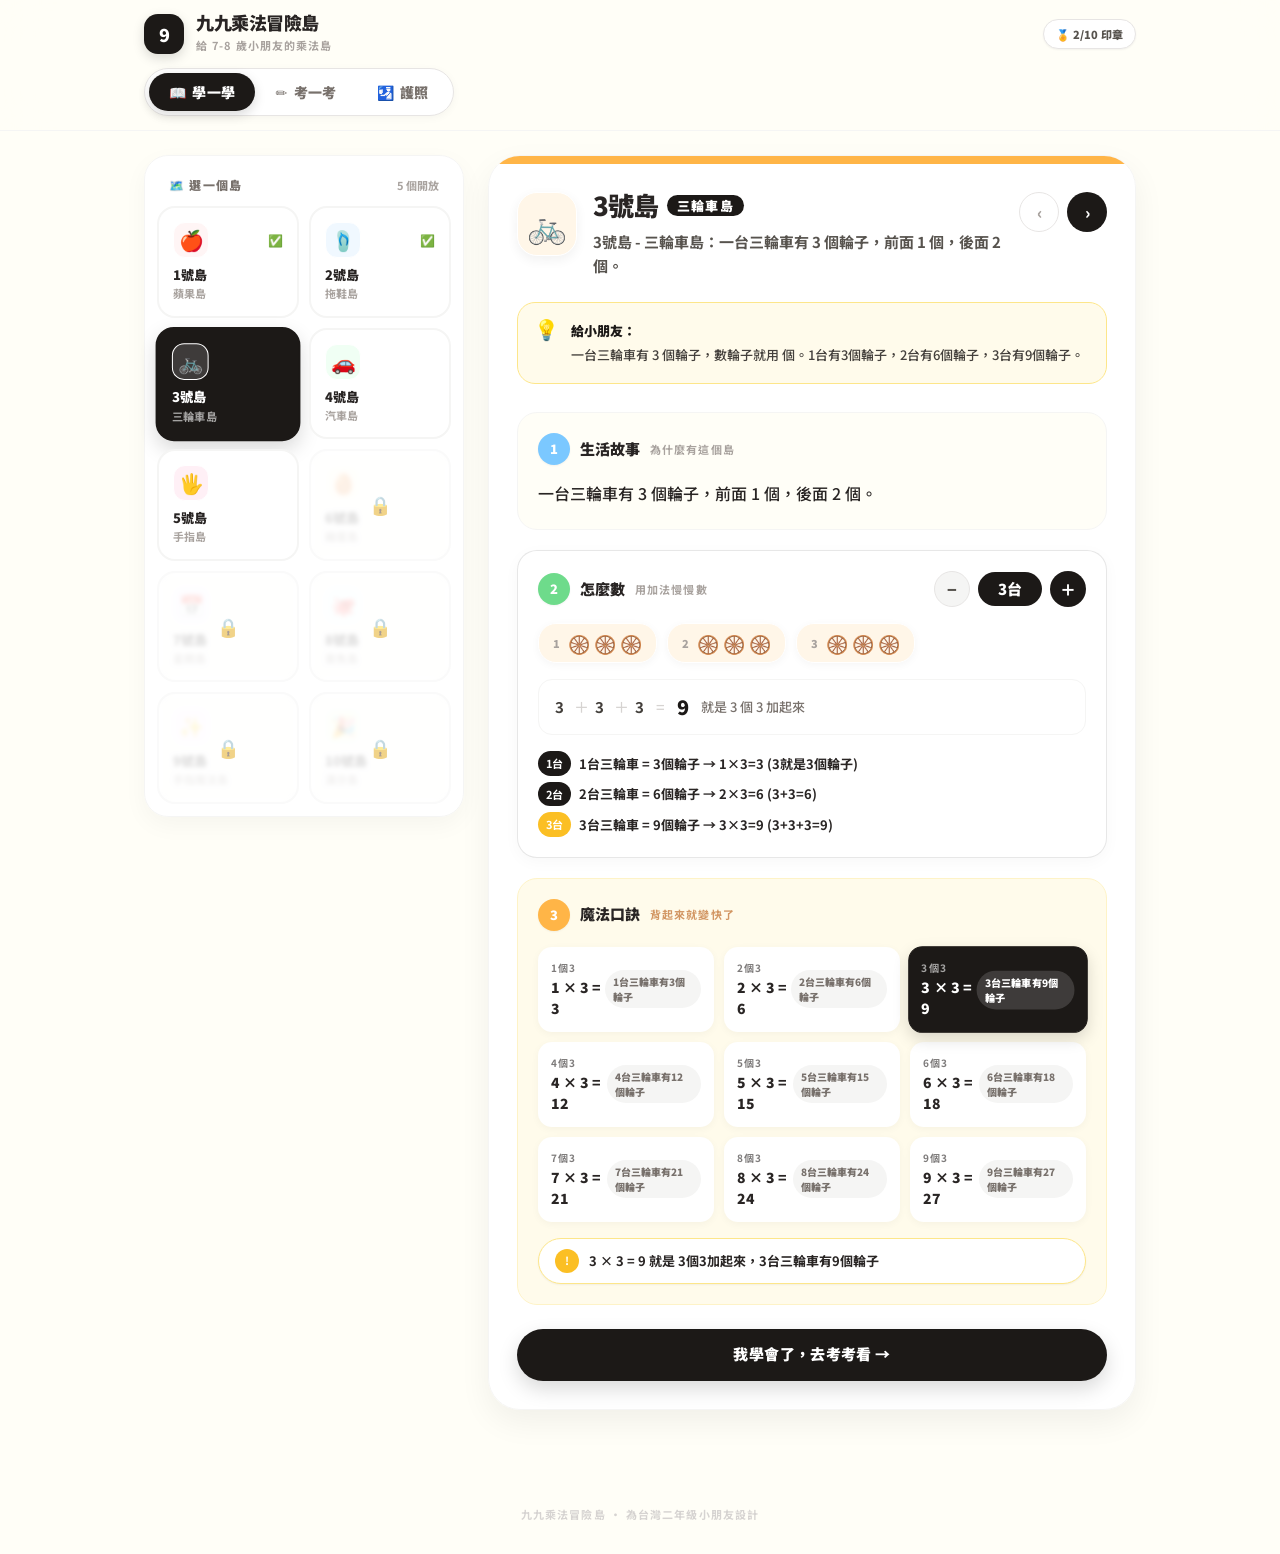
<file: jiujiu.html>
<!DOCTYPE html>
<html lang="en">
<head><style>
@font-face {
  font-family: "Optimistic";
  font-style: normal;
  font-weight: 400 600;
  font-display: swap;
  src: url("/fonts/OptimisticAI_VF_Optimized.woff2") format("woff2");
}
@font-face {
  font-family: "Optimistic Mono";
  font-style: normal;
  font-weight: 400;
  font-display: swap;
  src: url("/fonts/OptimisticMono_W_TextRegular.woff2") format("woff2");
}
:where(html) {
  font-family: "Optimistic", system-ui, sans-serif;
}
:where(code, pre, kbd, samp) {
  font-family: "Optimistic Mono", ui-monospace, monospace;
}
</style>
  <meta charset="UTF-8">
  <meta name="viewport" content="width=device-width, initial-scale=1">
  <title>React Artifact</title>
  <style>*,:after,:before{--tw-border-spacing-x:0;--tw-border-spacing-y:0;--tw-translate-x:0;--tw-translate-y:0;--tw-rotate:0;--tw-skew-x:0;--tw-skew-y:0;--tw-scale-x:1;--tw-scale-y:1;--tw-pan-x: ;--tw-pan-y: ;--tw-pinch-zoom: ;--tw-scroll-snap-strictness:proximity;--tw-gradient-from-position: ;--tw-gradient-via-position: ;--tw-gradient-to-position: ;--tw-ordinal: ;--tw-slashed-zero: ;--tw-numeric-figure: ;--tw-numeric-spacing: ;--tw-numeric-fraction: ;--tw-ring-inset: ;--tw-ring-offset-width:0px;--tw-ring-offset-color:#fff;--tw-ring-color:rgba(59,130,246,.5);--tw-ring-offset-shadow:0 0 #0000;--tw-ring-shadow:0 0 #0000;--tw-shadow:0 0 #0000;--tw-shadow-colored:0 0 #0000;--tw-blur: ;--tw-brightness: ;--tw-contrast: ;--tw-grayscale: ;--tw-hue-rotate: ;--tw-invert: ;--tw-saturate: ;--tw-sepia: ;--tw-drop-shadow: ;--tw-backdrop-blur: ;--tw-backdrop-brightness: ;--tw-backdrop-contrast: ;--tw-backdrop-grayscale: ;--tw-backdrop-hue-rotate: ;--tw-backdrop-invert: ;--tw-backdrop-opacity: ;--tw-backdrop-saturate: ;--tw-backdrop-sepia: ;--tw-contain-size: ;--tw-contain-layout: ;--tw-contain-paint: ;--tw-contain-style: }::backdrop{--tw-border-spacing-x:0;--tw-border-spacing-y:0;--tw-translate-x:0;--tw-translate-y:0;--tw-rotate:0;--tw-skew-x:0;--tw-skew-y:0;--tw-scale-x:1;--tw-scale-y:1;--tw-pan-x: ;--tw-pan-y: ;--tw-pinch-zoom: ;--tw-scroll-snap-strictness:proximity;--tw-gradient-from-position: ;--tw-gradient-via-position: ;--tw-gradient-to-position: ;--tw-ordinal: ;--tw-slashed-zero: ;--tw-numeric-figure: ;--tw-numeric-spacing: ;--tw-numeric-fraction: ;--tw-ring-inset: ;--tw-ring-offset-width:0px;--tw-ring-offset-color:#fff;--tw-ring-color:rgba(59,130,246,.5);--tw-ring-offset-shadow:0 0 #0000;--tw-ring-shadow:0 0 #0000;--tw-shadow:0 0 #0000;--tw-shadow-colored:0 0 #0000;--tw-blur: ;--tw-brightness: ;--tw-contrast: ;--tw-grayscale: ;--tw-hue-rotate: ;--tw-invert: ;--tw-saturate: ;--tw-sepia: ;--tw-drop-shadow: ;--tw-backdrop-blur: ;--tw-backdrop-brightness: ;--tw-backdrop-contrast: ;--tw-backdrop-grayscale: ;--tw-backdrop-hue-rotate: ;--tw-backdrop-invert: ;--tw-backdrop-opacity: ;--tw-backdrop-saturate: ;--tw-backdrop-sepia: ;--tw-contain-size: ;--tw-contain-layout: ;--tw-contain-paint: ;--tw-contain-style: }/*! tailwindcss v3.4.18 | MIT License | https://tailwindcss.com*/*,:after,:before{box-sizing:border-box;border:0 solid #e5e7eb}:after,:before{--tw-content:""}:host,html{line-height:1.5;-webkit-text-size-adjust:100%;-moz-tab-size:4;-o-tab-size:4;tab-size:4;font-family:ui-sans-serif,system-ui,sans-serif,Apple Color Emoji,Segoe UI Emoji,Segoe UI Symbol,Noto Color Emoji;font-feature-settings:normal;font-variation-settings:normal;-webkit-tap-highlight-color:transparent}body{line-height:inherit}hr{height:0;color:inherit;border-top-width:1px}abbr:where([title]){-webkit-text-decoration:underline dotted;text-decoration:underline dotted}h1,h2,h3,h4,h5,h6{font-size:inherit;font-weight:inherit}a{color:inherit;text-decoration:inherit}b,strong{font-weight:bolder}code,kbd,pre,samp{font-family:ui-monospace,SFMono-Regular,Menlo,Monaco,Consolas,Liberation Mono,Courier New,monospace;font-feature-settings:normal;font-variation-settings:normal;font-size:1em}small{font-size:80%}sub,sup{font-size:75%;line-height:0;position:relative;vertical-align:baseline}sub{bottom:-.25em}sup{top:-.5em}table{text-indent:0;border-color:inherit;border-collapse:collapse}button,input,optgroup,select,textarea{font-family:inherit;font-feature-settings:inherit;font-variation-settings:inherit;font-size:100%;font-weight:inherit;line-height:inherit;letter-spacing:inherit;color:inherit;margin:0;padding:0}button,select{text-transform:none}button,input:where([type=button]),input:where([type=reset]),input:where([type=submit]){-webkit-appearance:button;background-color:transparent;background-image:none}:-moz-focusring{outline:auto}:-moz-ui-invalid{box-shadow:none}progress{vertical-align:baseline}::-webkit-inner-spin-button,::-webkit-outer-spin-button{height:auto}[type=search]{-webkit-appearance:textfield;outline-offset:-2px}::-webkit-search-decoration{-webkit-appearance:none}::-webkit-file-upload-button{-webkit-appearance:button;font:inherit}summary{display:list-item}blockquote,dd,dl,figure,h1,h2,h3,h4,h5,h6,hr,p,pre{margin:0}fieldset{margin:0}fieldset,legend{padding:0}menu,ol,ul{list-style:none;margin:0;padding:0}dialog{padding:0}textarea{resize:vertical}input::-moz-placeholder,textarea::-moz-placeholder{opacity:1;color:#9ca3af}input::placeholder,textarea::placeholder{opacity:1;color:#9ca3af}[role=button],button{cursor:pointer}:disabled{cursor:default}audio,canvas,embed,iframe,img,object,svg,video{display:block;vertical-align:middle}img,video{max-width:100%;height:auto}[hidden]:where(:not([hidden=until-found])){display:none}.absolute{position:absolute}.relative{position:relative}.sticky{position:sticky}.inset-0{inset:0}.-bottom-12{bottom:-3rem}.-left-12{left:-3rem}.-right-12{right:-3rem}.-top-12{top:-3rem}.top-0{top:0}.z-30{z-index:30}.mx-1\.5{margin-left:.375rem;margin-right:.375rem}.mx-2{margin-left:.5rem;margin-right:.5rem}.mx-auto{margin-left:auto;margin-right:auto}.mb-3{margin-bottom:.75rem}.mb-4{margin-bottom:1rem}.mb-5{margin-bottom:1.25rem}.ml-1{margin-left:.25rem}.ml-2{margin-left:.5rem}.mt-0\.5{margin-top:.125rem}.mt-1{margin-top:.25rem}.mt-2{margin-top:.5rem}.mt-2\.5{margin-top:.625rem}.mt-3{margin-top:.75rem}.mt-4{margin-top:1rem}.mt-5{margin-top:1.25rem}.mt-6{margin-top:1.5rem}.mt-7{margin-top:1.75rem}.flex{display:flex}.inline-flex{display:inline-flex}.grid{display:grid}.contents{display:contents}.hidden{display:none}.h-10{height:2.5rem}.h-14{height:3.5rem}.h-2{height:.5rem}.h-2\.5{height:.625rem}.h-6{height:1.5rem}.h-7{height:1.75rem}.h-8{height:2rem}.h-9{height:2.25rem}.h-\[12px\]{height:12px}.h-\[160px\]{height:160px}.h-\[200px\]{height:200px}.h-\[38px\]{height:38px}.h-\[46px\]{height:46px}.h-\[52px\]{height:52px}.h-\[56px\]{height:56px}.h-\[62px\]{height:62px}.h-\[64px\]{height:64px}.h-\[68px\]{height:68px}.h-full{height:100%}.min-h-\[92px\]{min-height:92px}.min-h-screen{min-height:100vh}.w-10{width:2.5rem}.w-14{width:3.5rem}.w-6{width:1.5rem}.w-7{width:1.75rem}.w-8{width:2rem}.w-9{width:2.25rem}.w-\[160px\]{width:160px}.w-\[200px\]{width:200px}.w-\[32px\]{width:32px}.w-\[56px\]{width:56px}.w-\[5px\]{width:5px}.w-\[64px\]{width:64px}.w-full{width:100%}.min-w-0{min-width:0}.min-w-\[64px\]{min-width:64px}.max-w-\[1040px\]{max-width:1040px}.max-w-\[680px\]{max-width:680px}.max-w-\[760px\]{max-width:760px}.max-w-full{max-width:100%}.flex-1{flex:1 1 0%}.shrink-0{flex-shrink:0}.translate-y-1{--tw-translate-y:0.25rem}.rotate-\[-10deg\],.translate-y-1{transform:translate(var(--tw-translate-x),var(--tw-translate-y)) rotate(var(--tw-rotate)) skewX(var(--tw-skew-x)) skewY(var(--tw-skew-y)) scaleX(var(--tw-scale-x)) scaleY(var(--tw-scale-y))}.rotate-\[-10deg\]{--tw-rotate:-10deg}.scale-\[1\.02\]{--tw-scale-x:1.02;--tw-scale-y:1.02;transform:translate(var(--tw-translate-x),var(--tw-translate-y)) rotate(var(--tw-rotate)) skewX(var(--tw-skew-x)) skewY(var(--tw-skew-y)) scaleX(var(--tw-scale-x)) scaleY(var(--tw-scale-y))}.grid-cols-1{grid-template-columns:repeat(1,minmax(0,1fr))}.grid-cols-2{grid-template-columns:repeat(2,minmax(0,1fr))}.grid-cols-3{grid-template-columns:repeat(3,minmax(0,1fr))}.flex-col{flex-direction:column}.flex-wrap{flex-wrap:wrap}.items-start{align-items:flex-start}.items-center{align-items:center}.justify-center{justify-content:center}.justify-between{justify-content:space-between}.gap-1{gap:.25rem}.gap-1\.5{gap:.375rem}.gap-2{gap:.5rem}.gap-2\.5{gap:.625rem}.gap-3{gap:.75rem}.gap-3\.5{gap:.875rem}.gap-4{gap:1rem}.gap-5{gap:1.25rem}.gap-6{gap:1.5rem}.gap-\[5px\]{gap:5px}.space-y-1\.5>:not([hidden])~:not([hidden]){--tw-space-y-reverse:0;margin-top:calc(.375rem*(1 - var(--tw-space-y-reverse)));margin-bottom:calc(.375rem*var(--tw-space-y-reverse))}.space-y-2>:not([hidden])~:not([hidden]){--tw-space-y-reverse:0;margin-top:calc(.5rem*(1 - var(--tw-space-y-reverse)));margin-bottom:calc(.5rem*var(--tw-space-y-reverse))}.space-y-4>:not([hidden])~:not([hidden]){--tw-space-y-reverse:0;margin-top:calc(1rem*(1 - var(--tw-space-y-reverse)));margin-bottom:calc(1rem*var(--tw-space-y-reverse))}.overflow-hidden{overflow:hidden}.overflow-x-auto{overflow-x:auto}.overflow-x-hidden{overflow-x:hidden}.truncate{overflow:hidden;text-overflow:ellipsis;white-space:nowrap}.rounded-\[12px\]{border-radius:12px}.rounded-\[14px\]{border-radius:14px}.rounded-\[16px\]{border-radius:16px}.rounded-\[18px\]{border-radius:18px}.rounded-\[20px\]{border-radius:20px}.rounded-\[22px\]{border-radius:22px}.rounded-\[24px\]{border-radius:24px}.rounded-\[28px\]{border-radius:28px}.rounded-\[32px\]{border-radius:32px}.rounded-full{border-radius:9999px}.rounded-b-\[10px\]{border-bottom-right-radius:10px;border-bottom-left-radius:10px}.rounded-t-\[16px\]{border-top-left-radius:16px;border-top-right-radius:16px}.border{border-width:1px}.border-2{border-width:2px}.border-b{border-bottom-width:1px}.border-amber-100{--tw-border-opacity:1;border-color:rgb(254 243 199/var(--tw-border-opacity,1))}.border-amber-200{--tw-border-opacity:1;border-color:rgb(253 230 138/var(--tw-border-opacity,1))}.border-emerald-200{--tw-border-opacity:1;border-color:rgb(167 243 208/var(--tw-border-opacity,1))}.border-emerald-500{--tw-border-opacity:1;border-color:rgb(16 185 129/var(--tw-border-opacity,1))}.border-fuchsia-100{--tw-border-opacity:1;border-color:rgb(250 232 255/var(--tw-border-opacity,1))}.border-rose-200{--tw-border-opacity:1;border-color:rgb(254 205 211/var(--tw-border-opacity,1))}.border-rose-500{--tw-border-opacity:1;border-color:rgb(244 63 94/var(--tw-border-opacity,1))}.border-sky-100{--tw-border-opacity:1;border-color:rgb(224 242 254/var(--tw-border-opacity,1))}.border-stone-100{--tw-border-opacity:1;border-color:rgb(245 245 244/var(--tw-border-opacity,1))}.border-stone-200{--tw-border-opacity:1;border-color:rgb(231 229 228/var(--tw-border-opacity,1))}.border-stone-800{--tw-border-opacity:1;border-color:rgb(41 37 36/var(--tw-border-opacity,1))}.border-stone-900{--tw-border-opacity:1;border-color:rgb(28 25 23/var(--tw-border-opacity,1))}.border-stone-900\/10{border-color:rgba(28,25,23,.1)}.border-white{--tw-border-opacity:1;border-color:rgb(255 255 255/var(--tw-border-opacity,1))}.border-white\/0{border-color:hsla(0,0%,100%,0)}.bg-\[\#5ED3E8\]{--tw-bg-opacity:1;background-color:rgb(94 211 232/var(--tw-bg-opacity,1))}.bg-\[\#6EDB8B\]{--tw-bg-opacity:1;background-color:rgb(110 219 139/var(--tw-bg-opacity,1))}.bg-\[\#7BC8FF\]{--tw-bg-opacity:1;background-color:rgb(123 200 255/var(--tw-bg-opacity,1))}.bg-\[\#9EDB4A\]{--tw-bg-opacity:1;background-color:rgb(158 219 74/var(--tw-bg-opacity,1))}.bg-\[\#B18CFF\]{--tw-bg-opacity:1;background-color:rgb(177 140 255/var(--tw-bg-opacity,1))}.bg-\[\#E68CFF\]{--tw-bg-opacity:1;background-color:rgb(230 140 255/var(--tw-bg-opacity,1))}.bg-\[\#F0F8FF\]{--tw-bg-opacity:1;background-color:rgb(240 248 255/var(--tw-bg-opacity,1))}.bg-\[\#F0FEFF\]{--tw-bg-opacity:1;background-color:rgb(240 254 255/var(--tw-bg-opacity,1))}.bg-\[\#F0FFF4\]{--tw-bg-opacity:1;background-color:rgb(240 255 244/var(--tw-bg-opacity,1))}.bg-\[\#F5F0FF\]{--tw-bg-opacity:1;background-color:rgb(245 240 255/var(--tw-bg-opacity,1))}.bg-\[\#F5FFE8\]{--tw-bg-opacity:1;background-color:rgb(245 255 232/var(--tw-bg-opacity,1))}.bg-\[\#FF8A8A\]{--tw-bg-opacity:1;background-color:rgb(255 138 138/var(--tw-bg-opacity,1))}.bg-\[\#FF8FCC\]{--tw-bg-opacity:1;background-color:rgb(255 143 204/var(--tw-bg-opacity,1))}.bg-\[\#FFB547\]{--tw-bg-opacity:1;background-color:rgb(255 181 71/var(--tw-bg-opacity,1))}.bg-\[\#FFD666\]{--tw-bg-opacity:1;background-color:rgb(255 214 102/var(--tw-bg-opacity,1))}.bg-\[\#FFF0F6\]{--tw-bg-opacity:1;background-color:rgb(255 240 246/var(--tw-bg-opacity,1))}.bg-\[\#FFF0FD\]{--tw-bg-opacity:1;background-color:rgb(255 240 253/var(--tw-bg-opacity,1))}.bg-\[\#FFF5F5\]{--tw-bg-opacity:1;background-color:rgb(255 245 245/var(--tw-bg-opacity,1))}.bg-\[\#FFF6E8\]{--tw-bg-opacity:1;background-color:rgb(255 246 232/var(--tw-bg-opacity,1))}.bg-\[\#FFF7D6\]{--tw-bg-opacity:1;background-color:rgb(255 247 214/var(--tw-bg-opacity,1))}.bg-\[\#FFFBCC\]{--tw-bg-opacity:1;background-color:rgb(255 251 204/var(--tw-bg-opacity,1))}.bg-\[\#FFFBEB\]{--tw-bg-opacity:1;background-color:rgb(255 251 235/var(--tw-bg-opacity,1))}.bg-\[\#FFFEF7\]{--tw-bg-opacity:1;background-color:rgb(255 254 247/var(--tw-bg-opacity,1))}.bg-\[\#FFFEF7\]\/90{background-color:rgba(255,254,247,.9)}.bg-amber-200{--tw-bg-opacity:1;background-color:rgb(253 230 138/var(--tw-bg-opacity,1))}.bg-amber-400{--tw-bg-opacity:1;background-color:rgb(251 191 36/var(--tw-bg-opacity,1))}.bg-emerald-100{--tw-bg-opacity:1;background-color:rgb(209 250 229/var(--tw-bg-opacity,1))}.bg-emerald-50{--tw-bg-opacity:1;background-color:rgb(236 253 245/var(--tw-bg-opacity,1))}.bg-emerald-500{--tw-bg-opacity:1;background-color:rgb(16 185 129/var(--tw-bg-opacity,1))}.bg-rose-50{--tw-bg-opacity:1;background-color:rgb(255 241 242/var(--tw-bg-opacity,1))}.bg-rose-500{--tw-bg-opacity:1;background-color:rgb(244 63 94/var(--tw-bg-opacity,1))}.bg-stone-100{--tw-bg-opacity:1;background-color:rgb(245 245 244/var(--tw-bg-opacity,1))}.bg-stone-200{--tw-bg-opacity:1;background-color:rgb(231 229 228/var(--tw-bg-opacity,1))}.bg-stone-300{--tw-bg-opacity:1;background-color:rgb(214 211 209/var(--tw-bg-opacity,1))}.bg-stone-50{--tw-bg-opacity:1;background-color:rgb(250 250 249/var(--tw-bg-opacity,1))}.bg-stone-800{--tw-bg-opacity:1;background-color:rgb(41 37 36/var(--tw-bg-opacity,1))}.bg-stone-900{--tw-bg-opacity:1;background-color:rgb(28 25 23/var(--tw-bg-opacity,1))}.bg-white{--tw-bg-opacity:1;background-color:rgb(255 255 255/var(--tw-bg-opacity,1))}.bg-white\/10{background-color:hsla(0,0%,100%,.1)}.bg-white\/15{background-color:hsla(0,0%,100%,.15)}.bg-white\/20{background-color:hsla(0,0%,100%,.2)}.bg-white\/5{background-color:hsla(0,0%,100%,.05)}.bg-white\/70{background-color:hsla(0,0%,100%,.7)}.bg-white\/90{background-color:hsla(0,0%,100%,.9)}.p-1{padding:.25rem}.p-2{padding:.5rem}.p-3{padding:.75rem}.p-3\.5{padding:.875rem}.p-4{padding:1rem}.p-5{padding:1.25rem}.p-6{padding:1.5rem}.px-2{padding-left:.5rem;padding-right:.5rem}.px-2\.5{padding-left:.625rem;padding-right:.625rem}.px-3{padding-left:.75rem;padding-right:.75rem}.px-3\.5{padding-left:.875rem;padding-right:.875rem}.px-4{padding-left:1rem;padding-right:1rem}.px-5{padding-left:1.25rem;padding-right:1.25rem}.py-0\.5{padding-top:.125rem;padding-bottom:.125rem}.py-1{padding-top:.25rem;padding-bottom:.25rem}.py-1\.5{padding-top:.375rem;padding-bottom:.375rem}.py-2{padding-top:.5rem;padding-bottom:.5rem}.py-2\.5{padding-top:.625rem;padding-bottom:.625rem}.py-3{padding-top:.75rem;padding-bottom:.75rem}.py-3\.5{padding-top:.875rem;padding-bottom:.875rem}.py-6{padding-top:1.5rem;padding-bottom:1.5rem}.py-8{padding-top:2rem;padding-bottom:2rem}.pb-1{padding-bottom:.25rem}.pb-16{padding-bottom:4rem}.pb-3\.5{padding-bottom:.875rem}.text-left{text-align:left}.text-center{text-align:center}.text-\[10px\]{font-size:10px}.text-\[11px\]{font-size:11px}.text-\[12px\]{font-size:12px}.text-\[13px\]{font-size:13px}.text-\[14px\]{font-size:14px}.text-\[15px\]{font-size:15px}.text-\[16px\]{font-size:16px}.text-\[18px\]{font-size:18px}.text-\[20px\]{font-size:20px}.text-\[22px\]{font-size:22px}.text-\[24px\]{font-size:24px}.text-\[26px\]{font-size:26px}.text-\[28px\]{font-size:28px}.text-\[32px\]{font-size:32px}.font-black{font-weight:900}.font-bold{font-weight:700}.font-medium{font-weight:500}.leading-6{line-height:1.5rem}.leading-8{line-height:2rem}.leading-none{line-height:1}.tracking-tight{letter-spacing:-.025em}.tracking-wide{letter-spacing:.025em}.tracking-widest{letter-spacing:.1em}.text-amber-700\/60{color:rgba(180,83,9,.6)}.text-amber-800{--tw-text-opacity:1;color:rgb(146 64 14/var(--tw-text-opacity,1))}.text-emerald-700{--tw-text-opacity:1;color:rgb(4 120 87/var(--tw-text-opacity,1))}.text-fuchsia-500{--tw-text-opacity:1;color:rgb(217 70 239/var(--tw-text-opacity,1))}.text-fuchsia-600{--tw-text-opacity:1;color:rgb(192 38 211/var(--tw-text-opacity,1))}.text-sky-600{--tw-text-opacity:1;color:rgb(2 132 199/var(--tw-text-opacity,1))}.text-stone-300{--tw-text-opacity:1;color:rgb(214 211 209/var(--tw-text-opacity,1))}.text-stone-400{--tw-text-opacity:1;color:rgb(168 162 158/var(--tw-text-opacity,1))}.text-stone-500{--tw-text-opacity:1;color:rgb(120 113 108/var(--tw-text-opacity,1))}.text-stone-600{--tw-text-opacity:1;color:rgb(87 83 78/var(--tw-text-opacity,1))}.text-stone-700{--tw-text-opacity:1;color:rgb(68 64 60/var(--tw-text-opacity,1))}.text-stone-800{--tw-text-opacity:1;color:rgb(41 37 36/var(--tw-text-opacity,1))}.text-stone-900{--tw-text-opacity:1;color:rgb(28 25 23/var(--tw-text-opacity,1))}.text-white{--tw-text-opacity:1;color:rgb(255 255 255/var(--tw-text-opacity,1))}.text-white\/60{color:hsla(0,0%,100%,.6)}.underline{text-decoration-line:underline}.underline-offset-4{text-underline-offset:4px}.opacity-50{opacity:.5}.opacity-60{opacity:.6}.opacity-80{opacity:.8}.shadow{--tw-shadow:0 1px 3px 0 rgba(0,0,0,.1),0 1px 2px -1px rgba(0,0,0,.1);--tw-shadow-colored:0 1px 3px 0 var(--tw-shadow-color),0 1px 2px -1px var(--tw-shadow-color);box-shadow:var(--tw-ring-offset-shadow,0 0 #0000),var(--tw-ring-shadow,0 0 #0000),var(--tw-shadow)}.shadow-\[0_12px_32px_rgba\(0\2c 0\2c 0\2c 0\.06\)\]{--tw-shadow:0 12px 32px rgba(0,0,0,.06);--tw-shadow-colored:0 12px 32px var(--tw-shadow-color);box-shadow:var(--tw-ring-offset-shadow,0 0 #0000),var(--tw-ring-shadow,0 0 #0000),var(--tw-shadow)}.shadow-\[0_12px_32px_rgba\(0\2c 0\2c 0\2c 0\.2\)\]{--tw-shadow:0 12px 32px rgba(0,0,0,.2);--tw-shadow-colored:0 12px 32px var(--tw-shadow-color);box-shadow:var(--tw-ring-offset-shadow,0 0 #0000),var(--tw-ring-shadow,0 0 #0000),var(--tw-shadow)}.shadow-\[0_2px_12px_rgba\(0\2c 0\2c 0\2c 0\.03\)\]{--tw-shadow:0 2px 12px rgba(0,0,0,.03);--tw-shadow-colored:0 2px 12px var(--tw-shadow-color);box-shadow:var(--tw-ring-offset-shadow,0 0 #0000),var(--tw-ring-shadow,0 0 #0000),var(--tw-shadow)}.shadow-\[0_2px_8px_rgba\(0\2c 0\2c 0\2c 0\.04\)\]{--tw-shadow:0 2px 8px rgba(0,0,0,.04);--tw-shadow-colored:0 2px 8px var(--tw-shadow-color);box-shadow:var(--tw-ring-offset-shadow,0 0 #0000),var(--tw-ring-shadow,0 0 #0000),var(--tw-shadow)}.shadow-\[0_4px_12px_rgba\(0\2c 0\2c 0\2c 0\.04\)\]{--tw-shadow:0 4px 12px rgba(0,0,0,.04);--tw-shadow-colored:0 4px 12px var(--tw-shadow-color);box-shadow:var(--tw-ring-offset-shadow,0 0 #0000),var(--tw-ring-shadow,0 0 #0000),var(--tw-shadow)}.shadow-\[0_4px_12px_rgba\(0\2c 0\2c 0\2c 0\.06\)\]{--tw-shadow:0 4px 12px rgba(0,0,0,.06);--tw-shadow-colored:0 4px 12px var(--tw-shadow-color);box-shadow:var(--tw-ring-offset-shadow,0 0 #0000),var(--tw-ring-shadow,0 0 #0000),var(--tw-shadow)}.shadow-\[0_4px_12px_rgba\(0\2c 0\2c 0\2c 0\.15\)\]{--tw-shadow:0 4px 12px rgba(0,0,0,.15);--tw-shadow-colored:0 4px 12px var(--tw-shadow-color);box-shadow:var(--tw-ring-offset-shadow,0 0 #0000),var(--tw-ring-shadow,0 0 #0000),var(--tw-shadow)}.shadow-\[0_4px_16px_rgba\(0\2c 0\2c 0\2c 0\.03\)\]{--tw-shadow:0 4px 16px rgba(0,0,0,.03);--tw-shadow-colored:0 4px 16px var(--tw-shadow-color);box-shadow:var(--tw-ring-offset-shadow,0 0 #0000),var(--tw-ring-shadow,0 0 #0000),var(--tw-shadow)}.shadow-\[0_6px_16px_rgba\(0\2c 0\2c 0\2c 0\.15\)\]{--tw-shadow:0 6px 16px rgba(0,0,0,.15);--tw-shadow-colored:0 6px 16px var(--tw-shadow-color);box-shadow:var(--tw-ring-offset-shadow,0 0 #0000),var(--tw-ring-shadow,0 0 #0000),var(--tw-shadow)}.shadow-\[0_8px_20px_rgba\(0\2c 0\2c 0\2c 0\.15\)\]{--tw-shadow:0 8px 20px rgba(0,0,0,.15);--tw-shadow-colored:0 8px 20px var(--tw-shadow-color);box-shadow:var(--tw-ring-offset-shadow,0 0 #0000),var(--tw-ring-shadow,0 0 #0000),var(--tw-shadow)}.shadow-\[0_8px_20px_rgba\(16\2c 185\2c 129\2c 0\.3\)\]{--tw-shadow:0 8px 20px rgba(16,185,129,.3);--tw-shadow-colored:0 8px 20px var(--tw-shadow-color);box-shadow:var(--tw-ring-offset-shadow,0 0 #0000),var(--tw-ring-shadow,0 0 #0000),var(--tw-shadow)}.shadow-\[0_8px_24px_rgba\(0\2c 0\2c 0\2c 0\.04\)\]{--tw-shadow:0 8px 24px rgba(0,0,0,.04);--tw-shadow-colored:0 8px 24px var(--tw-shadow-color)}.shadow-\[0_8px_24px_rgba\(0\2c 0\2c 0\2c 0\.04\)\],.shadow-lg{box-shadow:var(--tw-ring-offset-shadow,0 0 #0000),var(--tw-ring-shadow,0 0 #0000),var(--tw-shadow)}.shadow-lg{--tw-shadow:0 10px 15px -3px rgba(0,0,0,.1),0 4px 6px -4px rgba(0,0,0,.1);--tw-shadow-colored:0 10px 15px -3px var(--tw-shadow-color),0 4px 6px -4px var(--tw-shadow-color)}.shadow-sm{--tw-shadow:0 1px 2px 0 rgba(0,0,0,.05);--tw-shadow-colored:0 1px 2px 0 var(--tw-shadow-color);box-shadow:var(--tw-ring-offset-shadow,0 0 #0000),var(--tw-ring-shadow,0 0 #0000),var(--tw-shadow)}.filter{filter:var(--tw-blur) var(--tw-brightness) var(--tw-contrast) var(--tw-grayscale) var(--tw-hue-rotate) var(--tw-invert) var(--tw-saturate) var(--tw-sepia) var(--tw-drop-shadow)}.backdrop-blur{--tw-backdrop-blur:blur(8px)}.backdrop-blur,.backdrop-blur-\[2px\]{backdrop-filter:var(--tw-backdrop-blur) var(--tw-backdrop-brightness) var(--tw-backdrop-contrast) var(--tw-backdrop-grayscale) var(--tw-backdrop-hue-rotate) var(--tw-backdrop-invert) var(--tw-backdrop-opacity) var(--tw-backdrop-saturate) var(--tw-backdrop-sepia)}.backdrop-blur-\[2px\]{--tw-backdrop-blur:blur(2px)}.backdrop-blur-xl{--tw-backdrop-blur:blur(24px);backdrop-filter:var(--tw-backdrop-blur) var(--tw-backdrop-brightness) var(--tw-backdrop-contrast) var(--tw-backdrop-grayscale) var(--tw-backdrop-hue-rotate) var(--tw-backdrop-invert) var(--tw-backdrop-opacity) var(--tw-backdrop-saturate) var(--tw-backdrop-sepia)}.transition{transition-property:color,background-color,border-color,text-decoration-color,fill,stroke,opacity,box-shadow,transform,filter,backdrop-filter;transition-timing-function:cubic-bezier(.4,0,.2,1);transition-duration:.15s}.transition-all{transition-property:all;transition-timing-function:cubic-bezier(.4,0,.2,1);transition-duration:.15s}.duration-200{transition-duration:.2s}.duration-500{transition-duration:.5s}#root,body,html{min-height:100%}body{margin:0;font-family:Inter,ui-sans-serif,system-ui,-apple-system,BlinkMacSystemFont,Segoe UI,sans-serif}[role=button]:not([aria-disabled=true]),button:not(:disabled),label[for],select:not(:disabled),summary{cursor:pointer}.selection\:bg-amber-200 ::-moz-selection{--tw-bg-opacity:1;background-color:rgb(253 230 138/var(--tw-bg-opacity,1))}.selection\:bg-amber-200 ::selection{--tw-bg-opacity:1;background-color:rgb(253 230 138/var(--tw-bg-opacity,1))}.selection\:bg-amber-200::-moz-selection{--tw-bg-opacity:1;background-color:rgb(253 230 138/var(--tw-bg-opacity,1))}.selection\:bg-amber-200::selection{--tw-bg-opacity:1;background-color:rgb(253 230 138/var(--tw-bg-opacity,1))}.hover\:-translate-y-0\.5:hover{--tw-translate-y:-0.125rem;transform:translate(var(--tw-translate-x),var(--tw-translate-y)) rotate(var(--tw-rotate)) skewX(var(--tw-skew-x)) skewY(var(--tw-skew-y)) scaleX(var(--tw-scale-x)) scaleY(var(--tw-scale-y))}.hover\:border-stone-200:hover{--tw-border-opacity:1;border-color:rgb(231 229 228/var(--tw-border-opacity,1))}.hover\:border-stone-300:hover{--tw-border-opacity:1;border-color:rgb(214 211 209/var(--tw-border-opacity,1))}.hover\:border-stone-900:hover{--tw-border-opacity:1;border-color:rgb(28 25 23/var(--tw-border-opacity,1))}.hover\:bg-black:hover{--tw-bg-opacity:1;background-color:rgb(0 0 0/var(--tw-bg-opacity,1))}.hover\:bg-stone-200:hover{--tw-bg-opacity:1;background-color:rgb(231 229 228/var(--tw-bg-opacity,1))}.hover\:text-stone-600:hover{--tw-text-opacity:1;color:rgb(87 83 78/var(--tw-text-opacity,1))}.hover\:text-stone-700:hover{--tw-text-opacity:1;color:rgb(68 64 60/var(--tw-text-opacity,1))}.hover\:shadow-\[0_4px_12px_rgba\(0\2c 0\2c 0\2c 0\.05\)\]:hover{--tw-shadow:0 4px 12px rgba(0,0,0,.05);--tw-shadow-colored:0 4px 12px var(--tw-shadow-color);box-shadow:var(--tw-ring-offset-shadow,0 0 #0000),var(--tw-ring-shadow,0 0 #0000),var(--tw-shadow)}.hover\:shadow-\[0_4px_12px_rgba\(0\2c 0\2c 0\2c 0\.08\)\]:hover{--tw-shadow:0 4px 12px rgba(0,0,0,.08);--tw-shadow-colored:0 4px 12px var(--tw-shadow-color);box-shadow:var(--tw-ring-offset-shadow,0 0 #0000),var(--tw-ring-shadow,0 0 #0000),var(--tw-shadow)}@media (min-width:640px){.sm\:flex{display:flex}.sm\:h-\[70px\]{height:70px}.sm\:w-\[40px\]{width:40px}.sm\:grid-cols-2{grid-template-columns:repeat(2,minmax(0,1fr))}.sm\:grid-cols-3{grid-template-columns:repeat(3,minmax(0,1fr))}.sm\:grid-cols-5{grid-template-columns:repeat(5,minmax(0,1fr))}.sm\:p-6{padding:1.5rem}.sm\:p-7{padding:1.75rem}.sm\:p-8{padding:2rem}.sm\:px-6{padding-left:1.5rem;padding-right:1.5rem}}@media (min-width:1024px){.lg\:sticky{position:sticky}.lg\:top-\[112px\]{top:112px}.lg\:grid-cols-\[320px_1fr\]{grid-template-columns:320px 1fr}}</style>
</head>
<body>
  <div id="root"></div>
  
  <script type="module">var Ac=Object.create;var{getPrototypeOf:Kc,defineProperty:Dl,getOwnPropertyNames:Yc}=Object;var Xc=Object.prototype.hasOwnProperty;var wn=(e,n,t)=>{t=e!=null?Ac(Kc(e)):{};let r=n||!e||!e.__esModule?Dl(t,"default",{value:e,enumerable:!0}):t;for(let l of Yc(e))if(!Xc.call(r,l))Dl(r,l,{get:()=>e[l],enumerable:!0});return r};var fr=(e,n)=>()=>(n||e((n={exports:{}}).exports,n),n.exports);var Gc=(e,n)=>{for(var t in n)Dl(e,t,{get:n[t],enumerable:!0,configurable:!0,set:(r)=>n[t]=()=>r})};var Zc=(e,n)=>()=>(e&&(n=e(e=0)),n);var ht=fr((df)=>{var mt=Symbol.for("react.element"),Jc=Symbol.for("react.portal"),jc=Symbol.for("react.fragment"),qc=Symbol.for("react.strict_mode"),bc=Symbol.for("react.profiler"),ef=Symbol.for("react.provider"),nf=Symbol.for("react.context"),tf=Symbol.for("react.forward_ref"),rf=Symbol.for("react.suspense"),lf=Symbol.for("react.memo"),of=Symbol.for("react.lazy"),ri=Symbol.iterator;function uf(e){if(e===null||typeof e!=="object")return null;return e=ri&&e[ri]||e["@@iterator"],typeof e==="function"?e:null}var ui={isMounted:function(){return!1},enqueueForceUpdate:function(){},enqueueReplaceState:function(){},enqueueSetState:function(){}},ii=Object.assign,ai={};function Vn(e,n,t){this.props=e,this.context=n,this.refs=ai,this.updater=t||ui}Vn.prototype.isReactComponent={};Vn.prototype.setState=function(e,n){if(typeof e!=="object"&&typeof e!=="function"&&e!=null)throw Error("setState(...): takes an object of state variables to update or a function which returns an object of state variables.");this.updater.enqueueSetState(this,e,n,"setState")};Vn.prototype.forceUpdate=function(e){this.updater.enqueueForceUpdate(this,e,"forceUpdate")};function si(){}si.prototype=Vn.prototype;function Fl(e,n,t){this.props=e,this.context=n,this.refs=ai,this.updater=t||ui}var Ul=Fl.prototype=new si;Ul.constructor=Fl;ii(Ul,Vn.prototype);Ul.isPureReactComponent=!0;var li=Array.isArray,ci=Object.prototype.hasOwnProperty,Vl={current:null},fi={key:!0,ref:!0,__self:!0,__source:!0};function di(e,n,t){var r,l={},o=null,u=null;if(n!=null)for(r in n.ref!==void 0&&(u=n.ref),n.key!==void 0&&(o=""+n.key),n)ci.call(n,r)&&!fi.hasOwnProperty(r)&&(l[r]=n[r]);var i=arguments.length-2;if(i===1)l.children=t;else if(1<i){for(var a=Array(i),c=0;c<i;c++)a[c]=arguments[c+2];l.children=a}if(e&&e.defaultProps)for(r in i=e.defaultProps,i)l[r]===void 0&&(l[r]=i[r]);return{$$typeof:mt,type:e,key:o,ref:u,props:l,_owner:Vl.current}}function af(e,n){return{$$typeof:mt,type:e.type,key:n,ref:e.ref,props:e.props,_owner:e._owner}}function Wl(e){return typeof e==="object"&&e!==null&&e.$$typeof===mt}function sf(e){var n={"=":"=0",":":"=2"};return"$"+e.replace(/[=:]/g,function(t){return n[t]})}var oi=/\/+/g;function xl(e,n){return typeof e==="object"&&e!==null&&e.key!=null?sf(""+e.key):n.toString(36)}function pr(e,n,t,r,l){var o=typeof e;if(o==="undefined"||o==="boolean")e=null;var u=!1;if(e===null)u=!0;else switch(o){case"string":case"number":u=!0;break;case"object":switch(e.$$typeof){case mt:case Jc:u=!0}}if(u)return u=e,l=l(u),e=r===""?"."+xl(u,0):r,li(l)?(t="",e!=null&&(t=e.replace(oi,"$&/")+"/"),pr(l,n,t,"",function(c){return c})):l!=null&&(Wl(l)&&(l=af(l,t+(!l.key||u&&u.key===l.key?"":(""+l.key).replace(oi,"$&/")+"/")+e)),n.push(l)),1;if(u=0,r=r===""?".":r+":",li(e))for(var i=0;i<e.length;i++){o=e[i];var a=r+xl(o,i);u+=pr(o,n,t,a,l)}else if(a=uf(e),typeof a==="function")for(e=a.call(e),i=0;!(o=e.next()).done;)o=o.value,a=r+xl(o,i++),u+=pr(o,n,t,a,l);else if(o==="object")throw n=String(e),Error("Objects are not valid as a React child (found: "+(n==="[object Object]"?"object with keys {"+Object.keys(e).join(", ")+"}":n)+"). If you meant to render a collection of children, use an array instead.");return u}function dr(e,n,t){if(e==null)return e;var r=[],l=0;return pr(e,r,"","",function(o){return n.call(t,o,l++)}),r}function cf(e){if(e._status===-1){var n=e._result;n=n(),n.then(function(t){if(e._status===0||e._status===-1)e._status=1,e._result=t},function(t){if(e._status===0||e._status===-1)e._status=2,e._result=t}),e._status===-1&&(e._status=0,e._result=n)}if(e._status===1)return e._result.default;throw e._result}var ue={current:null},mr={transition:null},ff={ReactCurrentDispatcher:ue,ReactCurrentBatchConfig:mr,ReactCurrentOwner:Vl};function pi(){throw Error("act(...) is not supported in production builds of React.")}df.Children={map:dr,forEach:function(e,n,t){dr(e,function(){n.apply(this,arguments)},t)},count:function(e){var n=0;return dr(e,function(){n++}),n},toArray:function(e){return dr(e,function(n){return n})||[]},only:function(e){if(!Wl(e))throw Error("React.Children.only expected to receive a single React element child.");return e}};df.Component=Vn;df.Fragment=jc;df.Profiler=bc;df.PureComponent=Fl;df.StrictMode=qc;df.Suspense=rf;df.__SECRET_INTERNALS_DO_NOT_USE_OR_YOU_WILL_BE_FIRED=ff;df.act=pi;df.cloneElement=function(e,n,t){if(e===null||e===void 0)throw Error("React.cloneElement(...): The argument must be a React element, but you passed "+e+".");var r=ii({},e.props),l=e.key,o=e.ref,u=e._owner;if(n!=null){if(n.ref!==void 0&&(o=n.ref,u=Vl.current),n.key!==void 0&&(l=""+n.key),e.type&&e.type.defaultProps)var i=e.type.defaultProps;for(a in n)ci.call(n,a)&&!fi.hasOwnProperty(a)&&(r[a]=n[a]===void 0&&i!==void 0?i[a]:n[a])}var a=arguments.length-2;if(a===1)r.children=t;else if(1<a){i=Array(a);for(var c=0;c<a;c++)i[c]=arguments[c+2];r.children=i}return{$$typeof:mt,type:e.type,key:l,ref:o,props:r,_owner:u}};df.createContext=function(e){return e={$$typeof:nf,_currentValue:e,_currentValue2:e,_threadCount:0,Provider:null,Consumer:null,_defaultValue:null,_globalName:null},e.Provider={$$typeof:ef,_context:e},e.Consumer=e};df.createElement=di;df.createFactory=function(e){var n=di.bind(null,e);return n.type=e,n};df.createRef=function(){return{current:null}};df.forwardRef=function(e){return{$$typeof:tf,render:e}};df.isValidElement=Wl;df.lazy=function(e){return{$$typeof:of,_payload:{_status:-1,_result:e},_init:cf}};df.memo=function(e,n){return{$$typeof:lf,type:e,compare:n===void 0?null:n}};df.startTransition=function(e){var n=mr.transition;mr.transition={};try{e()}finally{mr.transition=n}};df.unstable_act=pi;df.useCallback=function(e,n){return ue.current.useCallback(e,n)};df.useContext=function(e){return ue.current.useContext(e)};df.useDebugValue=function(){};df.useDeferredValue=function(e){return ue.current.useDeferredValue(e)};df.useEffect=function(e,n){return ue.current.useEffect(e,n)};df.useId=function(){return ue.current.useId()};df.useImperativeHandle=function(e,n,t){return ue.current.useImperativeHandle(e,n,t)};df.useInsertionEffect=function(e,n){return ue.current.useInsertionEffect(e,n)};df.useLayoutEffect=function(e,n){return ue.current.useLayoutEffect(e,n)};df.useMemo=function(e,n){return ue.current.useMemo(e,n)};df.useReducer=function(e,n,t){return ue.current.useReducer(e,n,t)};df.useRef=function(e){return ue.current.useRef(e)};df.useState=function(e){return ue.current.useState(e)};df.useSyncExternalStore=function(e,n,t){return ue.current.useSyncExternalStore(e,n,t)};df.useTransition=function(){return ue.current.useTransition()};df.version="18.3.1"});var Si=fr((Jf)=>{function Bl(e,n){var t=e.length;e.push(n);e:for(;0<t;){var r=t-1>>>1,l=e[r];if(0<hr(l,n))e[r]=n,e[t]=l,t=r;else break e}}function Ne(e){return e.length===0?null:e[0]}function wr(e){if(e.length===0)return null;var n=e[0],t=e.pop();if(t!==n){e[0]=t;e:for(var r=0,l=e.length,o=l>>>1;r<o;){var u=2*(r+1)-1,i=e[u],a=u+1,c=e[a];if(0>hr(i,t))a<l&&0>hr(c,i)?(e[r]=c,e[a]=t,r=a):(e[r]=i,e[u]=t,r=u);else if(a<l&&0>hr(c,t))e[r]=c,e[a]=t,r=a;else break e}}return n}function hr(e,n){var t=e.sortIndex-n.sortIndex;return t!==0?t:e.id-n.id}if(typeof performance==="object"&&typeof performance.now==="function")Hl=performance,Jf.unstable_now=function(){return Hl.now()};else vr=Date,Il=vr.now(),Jf.unstable_now=function(){return vr.now()-Il};var Hl,vr,Il,xe=[],Je=[],Zf=1,we=null,ee=3,Sr=!1,Sn=!1,yt=!1,hi=typeof setTimeout==="function"?setTimeout:null,vi=typeof clearTimeout==="function"?clearTimeout:null,mi=typeof setImmediate<"u"?setImmediate:null;typeof navigator<"u"&&navigator.scheduling!==void 0&&navigator.scheduling.isInputPending!==void 0&&navigator.scheduling.isInputPending.bind(navigator.scheduling);function Ql(e){for(var n=Ne(Je);n!==null;){if(n.callback===null)wr(Je);else if(n.startTime<=e)wr(Je),n.sortIndex=n.expirationTime,Bl(xe,n);else break;n=Ne(Je)}}function Kl(e){if(yt=!1,Ql(e),!Sn)if(Ne(xe)!==null)Sn=!0,Xl(Yl);else{var n=Ne(Je);n!==null&&Gl(Kl,n.startTime-e)}}function Yl(e,n){Sn=!1,yt&&(yt=!1,vi(gt),gt=-1),Sr=!0;var t=ee;try{Ql(n);for(we=Ne(xe);we!==null&&(!(we.expirationTime>n)||e&&!wi());){var r=we.callback;if(typeof r==="function"){we.callback=null,ee=we.priorityLevel;var l=r(we.expirationTime<=n);n=Jf.unstable_now(),typeof l==="function"?we.callback=l:we===Ne(xe)&&wr(xe),Ql(n)}else wr(xe);we=Ne(xe)}if(we!==null)var o=!0;else{var u=Ne(Je);u!==null&&Gl(Kl,u.startTime-n),o=!1}return o}finally{we=null,ee=t,Sr=!1}}var kr=!1,yr=null,gt=-1,yi=5,gi=-1;function wi(){return Jf.unstable_now()-gi<yi?!1:!0}function $l(){if(yr!==null){var e=Jf.unstable_now();gi=e;var n=!0;try{n=yr(!0,e)}finally{n?vt():(kr=!1,yr=null)}}else kr=!1}var vt;if(typeof mi==="function")vt=function(){mi($l)};else if(typeof MessageChannel<"u")gr=new MessageChannel,Al=gr.port2,gr.port1.onmessage=$l,vt=function(){Al.postMessage(null)};else vt=function(){hi($l,0)};var gr,Al;function Xl(e){yr=e,kr||(kr=!0,vt())}function Gl(e,n){gt=hi(function(){e(Jf.unstable_now())},n)}Jf.unstable_IdlePriority=5;Jf.unstable_ImmediatePriority=1;Jf.unstable_LowPriority=4;Jf.unstable_NormalPriority=3;Jf.unstable_Profiling=null;Jf.unstable_UserBlockingPriority=2;Jf.unstable_cancelCallback=function(e){e.callback=null};Jf.unstable_continueExecution=function(){Sn||Sr||(Sn=!0,Xl(Yl))};Jf.unstable_forceFrameRate=function(e){0>e||125<e?console.error("forceFrameRate takes a positive int between 0 and 125, forcing frame rates higher than 125 fps is not supported"):yi=0<e?Math.floor(1000/e):5};Jf.unstable_getCurrentPriorityLevel=function(){return ee};Jf.unstable_getFirstCallbackNode=function(){return Ne(xe)};Jf.unstable_next=function(e){switch(ee){case 1:case 2:case 3:var n=3;break;default:n=ee}var t=ee;ee=n;try{return e()}finally{ee=t}};Jf.unstable_pauseExecution=function(){};Jf.unstable_requestPaint=function(){};Jf.unstable_runWithPriority=function(e,n){switch(e){case 1:case 2:case 3:case 4:case 5:break;default:e=3}var t=ee;ee=e;try{return n()}finally{ee=t}};Jf.unstable_scheduleCallback=function(e,n,t){var r=Jf.unstable_now();switch(typeof t==="object"&&t!==null?(t=t.delay,t=typeof t==="number"&&0<t?r+t:r):t=r,e){case 1:var l=-1;break;case 2:l=250;break;case 5:l=1073741823;break;case 4:l=1e4;break;default:l=5000}return l=t+l,e={id:Zf++,callback:n,priorityLevel:e,startTime:t,expirationTime:l,sortIndex:-1},t>r?(e.sortIndex=t,Bl(Je,e),Ne(xe)===null&&e===Ne(Je)&&(yt?(vi(gt),gt=-1):yt=!0,Gl(Kl,t-r))):(e.sortIndex=l,Bl(xe,e),Sn||Sr||(Sn=!0,Xl(Yl))),e};Jf.unstable_shouldYield=wi;Jf.unstable_wrapCallback=function(e){var n=ee;return function(){var t=ee;ee=n;try{return e.apply(this,arguments)}finally{ee=t}}}});var ni={};Gc(ni,{version:()=>xc,unstable_renderSubtreeIntoContainer:()=>Dc,unstable_batchedUpdates:()=>Oc,unmountComponentAtNode:()=>Mc,render:()=>zc,hydrateRoot:()=>Rc,hydrate:()=>Lc,flushSync:()=>Tc,findDOMNode:()=>Nc,createRoot:()=>Pc,createPortal:()=>Cc,__SECRET_INTERNALS_DO_NOT_USE_OR_YOU_WILL_BE_FIRED:()=>_c});function S(e){for(var n="https://reactjs.org/docs/error-decoder.html?invariant="+e,t=1;t<arguments.length;t++)n+="&args[]="+encodeURIComponent(arguments[t]);return"Minified React error #"+e+"; visit "+n+" for the full message or use the non-minified dev environment for full errors and additional helpful warnings."}function xn(e,n){ot(e,n),ot(e+"Capture",n)}function ot(e,n){Qt[e]=n;for(e=0;e<n.length;e++)Na.add(n[e])}function vd(e){if(yo.call(Ei,e))return!0;if(yo.call(ki,e))return!1;if(hd.test(e))return Ei[e]=!0;return ki[e]=!0,!1}function yd(e,n,t,r){if(t!==null&&t.type===0)return!1;switch(typeof n){case"function":case"symbol":return!0;case"boolean":if(r)return!1;if(t!==null)return!t.acceptsBooleans;return e=e.toLowerCase().slice(0,5),e!=="data-"&&e!=="aria-";default:return!1}}function gd(e,n,t,r){if(n===null||typeof n>"u"||yd(e,n,t,r))return!0;if(r)return!1;if(t!==null)switch(t.type){case 3:return!n;case 4:return n===!1;case 5:return isNaN(n);case 6:return isNaN(n)||1>n}return!1}function se(e,n,t,r,l,o,u){this.acceptsBooleans=n===2||n===3||n===4,this.attributeName=r,this.attributeNamespace=l,this.mustUseProperty=t,this.propertyName=e,this.type=n,this.sanitizeURL=o,this.removeEmptyString=u}function du(e){return e[1].toUpperCase()}function pu(e,n,t,r){var l=q.hasOwnProperty(n)?q[n]:null;if(l!==null?l.type!==0:r||!(2<n.length)||n[0]!=="o"&&n[0]!=="O"||n[1]!=="n"&&n[1]!=="N")gd(n,t,l,r)&&(t=null),r||l===null?vd(n)&&(t===null?e.removeAttribute(n):e.setAttribute(n,""+t)):l.mustUseProperty?e[l.propertyName]=t===null?l.type===3?!1:"":t:(n=l.attributeName,r=l.attributeNamespace,t===null?e.removeAttribute(n):(l=l.type,t=l===3||l===4&&t===!0?"":""+t,r?e.setAttributeNS(r,n,t):e.setAttribute(n,t)))}function wt(e){if(e===null||typeof e!=="object")return null;return e=_i&&e[_i]||e["@@iterator"],typeof e==="function"?e:null}function Nt(e){if(Zl===void 0)try{throw Error()}catch(t){var n=t.stack.trim().match(/\n( *(at )?)/);Zl=n&&n[1]||""}return`
`+Zl+e}function jl(e,n){if(!e||Jl)return"";Jl=!0;var t=Error.prepareStackTrace;Error.prepareStackTrace=void 0;try{if(n)if(n=function(){throw Error()},Object.defineProperty(n.prototype,"props",{set:function(){throw Error()}}),typeof Reflect==="object"&&Reflect.construct){try{Reflect.construct(n,[])}catch(c){var r=c}Reflect.construct(e,[],n)}else{try{n.call()}catch(c){r=c}e.call(n.prototype)}else{try{throw Error()}catch(c){r=c}e()}}catch(c){if(c&&r&&typeof c.stack==="string"){for(var l=c.stack.split(`
`),o=r.stack.split(`
`),u=l.length-1,i=o.length-1;1<=u&&0<=i&&l[u]!==o[i];)i--;for(;1<=u&&0<=i;u--,i--)if(l[u]!==o[i]){if(u!==1||i!==1)do if(u--,i--,0>i||l[u]!==o[i]){var a=`
`+l[u].replace(" at new "," at ");return e.displayName&&a.includes("<anonymous>")&&(a=a.replace("<anonymous>",e.displayName)),a}while(1<=u&&0<=i);break}}}finally{Jl=!1,Error.prepareStackTrace=t}return(e=e?e.displayName||e.name:"")?Nt(e):""}function wd(e){switch(e.tag){case 5:return Nt(e.type);case 16:return Nt("Lazy");case 13:return Nt("Suspense");case 19:return Nt("SuspenseList");case 0:case 2:case 15:return e=jl(e.type,!1),e;case 11:return e=jl(e.type.render,!1),e;case 1:return e=jl(e.type,!0),e;default:return""}}function ko(e){if(e==null)return null;if(typeof e==="function")return e.displayName||e.name||null;if(typeof e==="string")return e;switch(e){case In:return"Fragment";case Hn:return"Portal";case go:return"Profiler";case mu:return"StrictMode";case wo:return"Suspense";case So:return"SuspenseList"}if(typeof e==="object")switch(e.$$typeof){case La:return(e.displayName||"Context")+".Consumer";case Ta:return(e._context.displayName||"Context")+".Provider";case hu:var n=e.render;return e=e.displayName,e||(e=n.displayName||n.name||"",e=e!==""?"ForwardRef("+e+")":"ForwardRef"),e;case vu:return n=e.displayName||null,n!==null?n:ko(e.type)||"Memo";case qe:n=e._payload,e=e._init;try{return ko(e(n))}catch(t){}}return null}function Sd(e){var n=e.type;switch(e.tag){case 24:return"Cache";case 9:return(n.displayName||"Context")+".Consumer";case 10:return(n._context.displayName||"Context")+".Provider";case 18:return"DehydratedFragment";case 11:return e=n.render,e=e.displayName||e.name||"",n.displayName||(e!==""?"ForwardRef("+e+")":"ForwardRef");case 7:return"Fragment";case 5:return n;case 4:return"Portal";case 3:return"Root";case 6:return"Text";case 16:return ko(n);case 8:return n===mu?"StrictMode":"Mode";case 22:return"Offscreen";case 12:return"Profiler";case 21:return"Scope";case 13:return"Suspense";case 19:return"SuspenseList";case 25:return"TracingMarker";case 1:case 0:case 17:case 2:case 14:case 15:if(typeof n==="function")return n.displayName||n.name||null;if(typeof n==="string")return n}return null}function pn(e){switch(typeof e){case"boolean":case"number":case"string":case"undefined":return e;case"object":return e;default:return""}}function za(e){var n=e.type;return(e=e.nodeName)&&e.toLowerCase()==="input"&&(n==="checkbox"||n==="radio")}function kd(e){var n=za(e)?"checked":"value",t=Object.getOwnPropertyDescriptor(e.constructor.prototype,n),r=""+e[n];if(!e.hasOwnProperty(n)&&typeof t<"u"&&typeof t.get==="function"&&typeof t.set==="function"){var{get:l,set:o}=t;return Object.defineProperty(e,n,{configurable:!0,get:function(){return l.call(this)},set:function(u){r=""+u,o.call(this,u)}}),Object.defineProperty(e,n,{enumerable:t.enumerable}),{getValue:function(){return r},setValue:function(u){r=""+u},stopTracking:function(){e._valueTracker=null,delete e[n]}}}}function _r(e){e._valueTracker||(e._valueTracker=kd(e))}function Ma(e){if(!e)return!1;var n=e._valueTracker;if(!n)return!0;var t=n.getValue(),r="";return e&&(r=za(e)?e.checked?"true":"false":e.value),e=r,e!==t?(n.setValue(e),!0):!1}function Gr(e){if(e=e||(typeof document<"u"?document:void 0),typeof e>"u")return null;try{return e.activeElement||e.body}catch(n){return e.body}}function Eo(e,n){var t=n.checked;return H({},n,{defaultChecked:void 0,defaultValue:void 0,value:void 0,checked:t!=null?t:e._wrapperState.initialChecked})}function Ci(e,n){var t=n.defaultValue==null?"":n.defaultValue,r=n.checked!=null?n.checked:n.defaultChecked;t=pn(n.value!=null?n.value:t),e._wrapperState={initialChecked:r,initialValue:t,controlled:n.type==="checkbox"||n.type==="radio"?n.checked!=null:n.value!=null}}function Oa(e,n){n=n.checked,n!=null&&pu(e,"checked",n,!1)}function _o(e,n){Oa(e,n);var t=pn(n.value),r=n.type;if(t!=null)if(r==="number"){if(t===0&&e.value===""||e.value!=t)e.value=""+t}else e.value!==""+t&&(e.value=""+t);else if(r==="submit"||r==="reset"){e.removeAttribute("value");return}n.hasOwnProperty("value")?Co(e,n.type,t):n.hasOwnProperty("defaultValue")&&Co(e,n.type,pn(n.defaultValue)),n.checked==null&&n.defaultChecked!=null&&(e.defaultChecked=!!n.defaultChecked)}function Pi(e,n,t){if(n.hasOwnProperty("value")||n.hasOwnProperty("defaultValue")){var r=n.type;if(!(r!=="submit"&&r!=="reset"||n.value!==void 0&&n.value!==null))return;n=""+e._wrapperState.initialValue,t||n===e.value||(e.value=n),e.defaultValue=n}t=e.name,t!==""&&(e.name=""),e.defaultChecked=!!e._wrapperState.initialChecked,t!==""&&(e.name=t)}function Co(e,n,t){if(n!=="number"||Gr(e.ownerDocument)!==e)t==null?e.defaultValue=""+e._wrapperState.initialValue:e.defaultValue!==""+t&&(e.defaultValue=""+t)}function bn(e,n,t,r){if(e=e.options,n){n={};for(var l=0;l<t.length;l++)n["$"+t[l]]=!0;for(t=0;t<e.length;t++)l=n.hasOwnProperty("$"+e[t].value),e[t].selected!==l&&(e[t].selected=l),l&&r&&(e[t].defaultSelected=!0)}else{t=""+pn(t),n=null;for(l=0;l<e.length;l++){if(e[l].value===t){e[l].selected=!0,r&&(e[l].defaultSelected=!0);return}n!==null||e[l].disabled||(n=e[l])}n!==null&&(n.selected=!0)}}function Po(e,n){if(n.dangerouslySetInnerHTML!=null)throw Error(S(91));return H({},n,{value:void 0,defaultValue:void 0,children:""+e._wrapperState.initialValue})}function Ni(e,n){var t=n.value;if(t==null){if(t=n.children,n=n.defaultValue,t!=null){if(n!=null)throw Error(S(92));if(Tt(t)){if(1<t.length)throw Error(S(93));t=t[0]}n=t}n==null&&(n=""),t=n}e._wrapperState={initialValue:pn(t)}}function Da(e,n){var t=pn(n.value),r=pn(n.defaultValue);t!=null&&(t=""+t,t!==e.value&&(e.value=t),n.defaultValue==null&&e.defaultValue!==t&&(e.defaultValue=t)),r!=null&&(e.defaultValue=""+r)}function Ti(e){var n=e.textContent;n===e._wrapperState.initialValue&&n!==""&&n!==null&&(e.value=n)}function xa(e){switch(e){case"svg":return"http://www.w3.org/2000/svg";case"math":return"http://www.w3.org/1998/Math/MathML";default:return"http://www.w3.org/1999/xhtml"}}function No(e,n){return e==null||e==="http://www.w3.org/1999/xhtml"?xa(n):e==="http://www.w3.org/2000/svg"&&n==="foreignObject"?"http://www.w3.org/1999/xhtml":e}function At(e,n){if(n){var t=e.firstChild;if(t&&t===e.lastChild&&t.nodeType===3){t.nodeValue=n;return}}e.textContent=n}function Ua(e,n,t){return n==null||typeof n==="boolean"||n===""?"":t||typeof n!=="number"||n===0||xt.hasOwnProperty(e)&&xt[e]?(""+n).trim():n+"px"}function Va(e,n){e=e.style;for(var t in n)if(n.hasOwnProperty(t)){var r=t.indexOf("--")===0,l=Ua(t,n[t],r);t==="float"&&(t="cssFloat"),r?e.setProperty(t,l):e[t]=l}}function To(e,n){if(n){if(_d[e]&&(n.children!=null||n.dangerouslySetInnerHTML!=null))throw Error(S(137,e));if(n.dangerouslySetInnerHTML!=null){if(n.children!=null)throw Error(S(60));if(typeof n.dangerouslySetInnerHTML!=="object"||!("__html"in n.dangerouslySetInnerHTML))throw Error(S(61))}if(n.style!=null&&typeof n.style!=="object")throw Error(S(62))}}function Lo(e,n){if(e.indexOf("-")===-1)return typeof n.is==="string";switch(e){case"annotation-xml":case"color-profile":case"font-face":case"font-face-src":case"font-face-uri":case"font-face-format":case"font-face-name":case"missing-glyph":return!1;default:return!0}}function yu(e){return e=e.target||e.srcElement||window,e.correspondingUseElement&&(e=e.correspondingUseElement),e.nodeType===3?e.parentNode:e}function Li(e){if(e=ar(e)){if(typeof zo!=="function")throw Error(S(280));var n=e.stateNode;n&&(n=El(n),zo(e.stateNode,e.type,n))}}function Wa(e){et?nt?nt.push(e):nt=[e]:et=e}function $a(){if(et){var e=et,n=nt;if(nt=et=null,Li(e),n)for(e=0;e<n.length;e++)Li(n[e])}}function Ba(e,n){return e(n)}function Ha(){}function Ia(e,n,t){if(ql)return e(n,t);ql=!0;try{return Ba(e,n,t)}finally{if(ql=!1,et!==null||nt!==null)Ha(),$a()}}function Kt(e,n){var t=e.stateNode;if(t===null)return null;var r=El(t);if(r===null)return null;t=r[n];e:switch(n){case"onClick":case"onClickCapture":case"onDoubleClick":case"onDoubleClickCapture":case"onMouseDown":case"onMouseDownCapture":case"onMouseMove":case"onMouseMoveCapture":case"onMouseUp":case"onMouseUpCapture":case"onMouseEnter":(r=!r.disabled)||(e=e.type,r=!(e==="button"||e==="input"||e==="select"||e==="textarea")),e=!r;break e;default:e=!1}if(e)return null;if(t&&typeof t!=="function")throw Error(S(231,n,typeof t));return t}function Cd(e,n,t,r,l,o,u,i,a){var c=Array.prototype.slice.call(arguments,3);try{n.apply(t,c)}catch(y){this.onError(y)}}function Nd(e,n,t,r,l,o,u,i,a){Ft=!1,Zr=null,Cd.apply(Pd,arguments)}function Td(e,n,t,r,l,o,u,i,a){if(Nd.apply(this,arguments),Ft){if(Ft){var c=Zr;Ft=!1,Zr=null}else throw Error(S(198));Jr||(Jr=!0,Oo=c)}}function Fn(e){var n=e,t=e;if(e.alternate)for(;n.return;)n=n.return;else{e=n;do n=e,(n.flags&4098)!==0&&(t=n.return),e=n.return;while(e)}return n.tag===3?t:null}function Qa(e){if(e.tag===13){var n=e.memoizedState;if(n===null&&(e=e.alternate,e!==null&&(n=e.memoizedState)),n!==null)return n.dehydrated}return null}function Ri(e){if(Fn(e)!==e)throw Error(S(188))}function Ld(e){var n=e.alternate;if(!n){if(n=Fn(e),n===null)throw Error(S(188));return n!==e?null:e}for(var t=e,r=n;;){var l=t.return;if(l===null)break;var o=l.alternate;if(o===null){if(r=l.return,r!==null){t=r;continue}break}if(l.child===o.child){for(o=l.child;o;){if(o===t)return Ri(l),e;if(o===r)return Ri(l),n;o=o.sibling}throw Error(S(188))}if(t.return!==r.return)t=l,r=o;else{for(var u=!1,i=l.child;i;){if(i===t){u=!0,t=l,r=o;break}if(i===r){u=!0,r=l,t=o;break}i=i.sibling}if(!u){for(i=o.child;i;){if(i===t){u=!0,t=o,r=l;break}if(i===r){u=!0,r=o,t=l;break}i=i.sibling}if(!u)throw Error(S(189))}}if(t.alternate!==r)throw Error(S(190))}if(t.tag!==3)throw Error(S(188));return t.stateNode.current===t?e:n}function Aa(e){return e=Ld(e),e!==null?Ka(e):null}function Ka(e){if(e.tag===5||e.tag===6)return e;for(e=e.child;e!==null;){var n=Ka(e);if(n!==null)return n;e=e.sibling}return null}function Dd(e){if(We&&typeof We.onCommitFiberRoot==="function")try{We.onCommitFiberRoot(gl,e,void 0,(e.current.flags&128)===128)}catch(n){}}function Ud(e){return e>>>=0,e===0?32:31-(xd(e)/Fd|0)|0}function Lt(e){switch(e&-e){case 1:return 1;case 2:return 2;case 4:return 4;case 8:return 8;case 16:return 16;case 32:return 32;case 64:case 128:case 256:case 512:case 1024:case 2048:case 4096:case 8192:case 16384:case 32768:case 65536:case 131072:case 262144:case 524288:case 1048576:case 2097152:return e&4194240;case 4194304:case 8388608:case 16777216:case 33554432:case 67108864:return e&130023424;case 134217728:return 134217728;case 268435456:return 268435456;case 536870912:return 536870912;case 1073741824:return 1073741824;default:return e}}function qr(e,n){var t=e.pendingLanes;if(t===0)return 0;var r=0,l=e.suspendedLanes,o=e.pingedLanes,u=t&268435455;if(u!==0){var i=u&~l;i!==0?r=Lt(i):(o&=u,o!==0&&(r=Lt(o)))}else u=t&~l,u!==0?r=Lt(u):o!==0&&(r=Lt(o));if(r===0)return 0;if(n!==0&&n!==r&&(n&l)===0&&(l=r&-r,o=n&-n,l>=o||l===16&&(o&4194240)!==0))return n;if((r&4)!==0&&(r|=t&16),n=e.entangledLanes,n!==0)for(e=e.entanglements,n&=r;0<n;)t=31-Me(n),l=1<<t,r|=e[t],n&=~l;return r}function Vd(e,n){switch(e){case 1:case 2:case 4:return n+250;case 8:case 16:case 32:case 64:case 128:case 256:case 512:case 1024:case 2048:case 4096:case 8192:case 16384:case 32768:case 65536:case 131072:case 262144:case 524288:case 1048576:case 2097152:return n+5000;case 4194304:case 8388608:case 16777216:case 33554432:case 67108864:return-1;case 134217728:case 268435456:case 536870912:case 1073741824:return-1;default:return-1}}function Wd(e,n){for(var{suspendedLanes:t,pingedLanes:r,expirationTimes:l,pendingLanes:o}=e;0<o;){var u=31-Me(o),i=1<<u,a=l[u];if(a===-1){if((i&t)===0||(i&r)!==0)l[u]=Vd(i,n)}else a<=n&&(e.expiredLanes|=i);o&=~i}}function Do(e){return e=e.pendingLanes&-1073741825,e!==0?e:e&1073741824?1073741824:0}function Za(){var e=Pr;return Pr<<=1,(Pr&4194240)===0&&(Pr=64),e}function bl(e){for(var n=[],t=0;31>t;t++)n.push(e);return n}function ur(e,n,t){e.pendingLanes|=n,n!==536870912&&(e.suspendedLanes=0,e.pingedLanes=0),e=e.eventTimes,n=31-Me(n),e[n]=t}function $d(e,n){var t=e.pendingLanes&~n;e.pendingLanes=n,e.suspendedLanes=0,e.pingedLanes=0,e.expiredLanes&=n,e.mutableReadLanes&=n,e.entangledLanes&=n,n=e.entanglements;var r=e.eventTimes;for(e=e.expirationTimes;0<t;){var l=31-Me(t),o=1<<l;n[l]=0,r[l]=-1,e[l]=-1,t&=~o}}function wu(e,n){var t=e.entangledLanes|=n;for(e=e.entanglements;t;){var r=31-Me(t),l=1<<r;l&n|e[r]&n&&(e[r]|=n),t&=~l}}function Ja(e){return e&=-e,1<e?4<e?(e&268435455)!==0?16:536870912:4:1}function Mi(e,n){switch(e){case"focusin":case"focusout":ln=null;break;case"dragenter":case"dragleave":on=null;break;case"mouseover":case"mouseout":un=null;break;case"pointerover":case"pointerout":Yt.delete(n.pointerId);break;case"gotpointercapture":case"lostpointercapture":Xt.delete(n.pointerId)}}function St(e,n,t,r,l,o){if(e===null||e.nativeEvent!==o)return e={blockedOn:n,domEventName:t,eventSystemFlags:r,nativeEvent:o,targetContainers:[l]},n!==null&&(n=ar(n),n!==null&&Su(n)),e;return e.eventSystemFlags|=r,n=e.targetContainers,l!==null&&n.indexOf(l)===-1&&n.push(l),e}function Hd(e,n,t,r,l){switch(n){case"focusin":return ln=St(ln,e,n,t,r,l),!0;case"dragenter":return on=St(on,e,n,t,r,l),!0;case"mouseover":return un=St(un,e,n,t,r,l),!0;case"pointerover":var o=l.pointerId;return Yt.set(o,St(Yt.get(o)||null,e,n,t,r,l)),!0;case"gotpointercapture":return o=l.pointerId,Xt.set(o,St(Xt.get(o)||null,e,n,t,r,l)),!0}return!1}function ns(e){var n=Cn(e.target);if(n!==null){var t=Fn(n);if(t!==null){if(n=t.tag,n===13){if(n=Qa(t),n!==null){e.blockedOn=n,es(e.priority,function(){qa(t)});return}}else if(n===3&&t.stateNode.current.memoizedState.isDehydrated){e.blockedOn=t.tag===3?t.stateNode.containerInfo:null;return}}}e.blockedOn=null}function Vr(e){if(e.blockedOn!==null)return!1;for(var n=e.targetContainers;0<n.length;){var t=Fo(e.domEventName,e.eventSystemFlags,n[0],e.nativeEvent);if(t===null){t=e.nativeEvent;var r=new t.constructor(t.type,t);Ro=r,t.target.dispatchEvent(r),Ro=null}else return n=ar(t),n!==null&&Su(n),e.blockedOn=t,!1;n.shift()}return!0}function Oi(e,n,t){Vr(e)&&t.delete(n)}function Id(){xo=!1,ln!==null&&Vr(ln)&&(ln=null),on!==null&&Vr(on)&&(on=null),un!==null&&Vr(un)&&(un=null),Yt.forEach(Oi),Xt.forEach(Oi)}function kt(e,n){e.blockedOn===n&&(e.blockedOn=null,xo||(xo=!0,V.unstable_scheduleCallback(V.unstable_NormalPriority,Id)))}function Gt(e){function n(l){return kt(l,e)}if(0<Tr.length){kt(Tr[0],e);for(var t=1;t<Tr.length;t++){var r=Tr[t];r.blockedOn===e&&(r.blockedOn=null)}}ln!==null&&kt(ln,e),on!==null&&kt(on,e),un!==null&&kt(un,e),Yt.forEach(n),Xt.forEach(n);for(t=0;t<en.length;t++)r=en[t],r.blockedOn===e&&(r.blockedOn=null);for(;0<en.length&&(t=en[0],t.blockedOn===null);)ns(t),t.blockedOn===null&&en.shift()}function Qd(e,n,t,r){var l=O,o=tt.transition;tt.transition=null;try{O=1,ku(e,n,t,r)}finally{O=l,tt.transition=o}}function Ad(e,n,t,r){var l=O,o=tt.transition;tt.transition=null;try{O=4,ku(e,n,t,r)}finally{O=l,tt.transition=o}}function ku(e,n,t,r){if(br){var l=Fo(e,n,t,r);if(l===null)oo(e,n,r,el,t),Mi(e,r);else if(Hd(l,e,n,t,r))r.stopPropagation();else if(Mi(e,r),n&4&&-1<Bd.indexOf(e)){for(;l!==null;){var o=ar(l);if(o!==null&&ja(o),o=Fo(e,n,t,r),o===null&&oo(e,n,r,el,t),o===l)break;l=o}l!==null&&r.stopPropagation()}else oo(e,n,r,null,t)}}function Fo(e,n,t,r){if(el=null,e=yu(r),e=Cn(e),e!==null)if(n=Fn(e),n===null)e=null;else if(t=n.tag,t===13){if(e=Qa(n),e!==null)return e;e=null}else if(t===3){if(n.stateNode.current.memoizedState.isDehydrated)return n.tag===3?n.stateNode.containerInfo:null;e=null}else n!==e&&(e=null);return el=e,null}function ts(e){switch(e){case"cancel":case"click":case"close":case"contextmenu":case"copy":case"cut":case"auxclick":case"dblclick":case"dragend":case"dragstart":case"drop":case"focusin":case"focusout":case"input":case"invalid":case"keydown":case"keypress":case"keyup":case"mousedown":case"mouseup":case"paste":case"pause":case"play":case"pointercancel":case"pointerdown":case"pointerup":case"ratechange":case"reset":case"resize":case"seeked":case"submit":case"touchcancel":case"touchend":case"touchstart":case"volumechange":case"change":case"selectionchange":case"textInput":case"compositionstart":case"compositionend":case"compositionupdate":case"beforeblur":case"afterblur":case"beforeinput":case"blur":case"fullscreenchange":case"focus":case"hashchange":case"popstate":case"select":case"selectstart":return 1;case"drag":case"dragenter":case"dragexit":case"dragleave":case"dragover":case"mousemove":case"mouseout":case"mouseover":case"pointermove":case"pointerout":case"pointerover":case"scroll":case"toggle":case"touchmove":case"wheel":case"mouseenter":case"mouseleave":case"pointerenter":case"pointerleave":return 4;case"message":switch(Md()){case gu:return 1;case Xa:return 4;case jr:case Od:return 16;case Ga:return 536870912;default:return 16}default:return 16}}function rs(){if(Wr)return Wr;var e,n=Eu,t=n.length,r,l="value"in tn?tn.value:tn.textContent,o=l.length;for(e=0;e<t&&n[e]===l[e];e++);var u=t-e;for(r=1;r<=u&&n[t-r]===l[o-r];r++);return Wr=l.slice(e,1<r?1-r:void 0)}function $r(e){var n=e.keyCode;return"charCode"in e?(e=e.charCode,e===0&&n===13&&(e=13)):e=n,e===10&&(e=13),32<=e||e===13?e:0}function Lr(){return!0}function Di(){return!1}function ge(e){function n(t,r,l,o,u){this._reactName=t,this._targetInst=l,this.type=r,this.nativeEvent=o,this.target=u,this.currentTarget=null;for(var i in e)e.hasOwnProperty(i)&&(t=e[i],this[i]=t?t(o):o[i]);return this.isDefaultPrevented=(o.defaultPrevented!=null?o.defaultPrevented:o.returnValue===!1)?Lr:Di,this.isPropagationStopped=Di,this}return H(n.prototype,{preventDefault:function(){this.defaultPrevented=!0;var t=this.nativeEvent;t&&(t.preventDefault?t.preventDefault():typeof t.returnValue!=="unknown"&&(t.returnValue=!1),this.isDefaultPrevented=Lr)},stopPropagation:function(){var t=this.nativeEvent;t&&(t.stopPropagation?t.stopPropagation():typeof t.cancelBubble!=="unknown"&&(t.cancelBubble=!0),this.isPropagationStopped=Lr)},persist:function(){},isPersistent:Lr}),n}function rp(e){var n=this.nativeEvent;return n.getModifierState?n.getModifierState(e):(e=tp[e])?!!n[e]:!1}function Cu(){return rp}function os(e,n){switch(e){case"keyup":return pp.indexOf(n.keyCode)!==-1;case"keydown":return n.keyCode!==229;case"keypress":case"mousedown":case"focusout":return!0;default:return!1}}function us(e){return e=e.detail,typeof e==="object"&&"data"in e?e.data:null}function hp(e,n){switch(e){case"compositionend":return us(n);case"keypress":if(n.which!==32)return null;return Wi=!0,Vi;case"textInput":return e=n.data,e===Vi&&Wi?null:e;default:return null}}function vp(e,n){if(Qn)return e==="compositionend"||!Pu&&os(e,n)?(e=rs(),Wr=Eu=tn=null,Qn=!1,e):null;switch(e){case"paste":return null;case"keypress":if(!(n.ctrlKey||n.altKey||n.metaKey)||n.ctrlKey&&n.altKey){if(n.char&&1<n.char.length)return n.char;if(n.which)return String.fromCharCode(n.which)}return null;case"compositionend":return ls&&n.locale!=="ko"?null:n.data;default:return null}}function $i(e){var n=e&&e.nodeName&&e.nodeName.toLowerCase();return n==="input"?!!yp[e.type]:n==="textarea"?!0:!1}function is(e,n,t,r){Wa(r),n=nl(n,"onChange"),0<n.length&&(t=new _u("onChange","change",null,t,r),e.push({event:t,listeners:n}))}function gp(e){gs(e,0)}function Sl(e){var n=Yn(e);if(Ma(n))return e}function wp(e,n){if(e==="change")return n}function Bi(){Vt&&(Vt.detachEvent("onpropertychange",ss),Zt=Vt=null)}function ss(e){if(e.propertyName==="value"&&Sl(Zt)){var n=[];is(n,Zt,e,yu(e)),Ia(gp,n)}}function Sp(e,n,t){e==="focusin"?(Bi(),Vt=n,Zt=t,Vt.attachEvent("onpropertychange",ss)):e==="focusout"&&Bi()}function kp(e){if(e==="selectionchange"||e==="keyup"||e==="keydown")return Sl(Zt)}function Ep(e,n){if(e==="click")return Sl(n)}function _p(e,n){if(e==="input"||e==="change")return Sl(n)}function Cp(e,n){return e===n&&(e!==0||1/e===1/n)||e!==e&&n!==n}function Jt(e,n){if(De(e,n))return!0;if(typeof e!=="object"||e===null||typeof n!=="object"||n===null)return!1;var t=Object.keys(e),r=Object.keys(n);if(t.length!==r.length)return!1;for(r=0;r<t.length;r++){var l=t[r];if(!yo.call(n,l)||!De(e[l],n[l]))return!1}return!0}function Hi(e){for(;e&&e.firstChild;)e=e.firstChild;return e}function Ii(e,n){var t=Hi(e);e=0;for(var r;t;){if(t.nodeType===3){if(r=e+t.textContent.length,e<=n&&r>=n)return{node:t,offset:n-e};e=r}e:{for(;t;){if(t.nextSibling){t=t.nextSibling;break e}t=t.parentNode}t=void 0}t=Hi(t)}}function cs(e,n){return e&&n?e===n?!0:e&&e.nodeType===3?!1:n&&n.nodeType===3?cs(e,n.parentNode):("contains"in e)?e.contains(n):e.compareDocumentPosition?!!(e.compareDocumentPosition(n)&16):!1:!1}function fs(){for(var e=window,n=Gr();n instanceof e.HTMLIFrameElement;){try{var t=typeof n.contentWindow.location.href==="string"}catch(r){t=!1}if(t)e=n.contentWindow;else break;n=Gr(e.document)}return n}function Nu(e){var n=e&&e.nodeName&&e.nodeName.toLowerCase();return n&&(n==="input"&&(e.type==="text"||e.type==="search"||e.type==="tel"||e.type==="url"||e.type==="password")||n==="textarea"||e.contentEditable==="true")}function Pp(e){var n=fs(),t=e.focusedElem,r=e.selectionRange;if(n!==t&&t&&t.ownerDocument&&cs(t.ownerDocument.documentElement,t)){if(r!==null&&Nu(t)){if(n=r.start,e=r.end,e===void 0&&(e=n),"selectionStart"in t)t.selectionStart=n,t.selectionEnd=Math.min(e,t.value.length);else if(e=(n=t.ownerDocument||document)&&n.defaultView||window,e.getSelection){e=e.getSelection();var l=t.textContent.length,o=Math.min(r.start,l);r=r.end===void 0?o:Math.min(r.end,l),!e.extend&&o>r&&(l=r,r=o,o=l),l=Ii(t,o);var u=Ii(t,r);l&&u&&(e.rangeCount!==1||e.anchorNode!==l.node||e.anchorOffset!==l.offset||e.focusNode!==u.node||e.focusOffset!==u.offset)&&(n=n.createRange(),n.setStart(l.node,l.offset),e.removeAllRanges(),o>r?(e.addRange(n),e.extend(u.node,u.offset)):(n.setEnd(u.node,u.offset),e.addRange(n)))}}n=[];for(e=t;e=e.parentNode;)e.nodeType===1&&n.push({element:e,left:e.scrollLeft,top:e.scrollTop});typeof t.focus==="function"&&t.focus();for(t=0;t<n.length;t++)e=n[t],e.element.scrollLeft=e.left,e.element.scrollTop=e.top}}function Qi(e,n,t){var r=t.window===t?t.document:t.nodeType===9?t:t.ownerDocument;Vo||An==null||An!==Gr(r)||(r=An,("selectionStart"in r)&&Nu(r)?r={start:r.selectionStart,end:r.selectionEnd}:(r=(r.ownerDocument&&r.ownerDocument.defaultView||window).getSelection(),r={anchorNode:r.anchorNode,anchorOffset:r.anchorOffset,focusNode:r.focusNode,focusOffset:r.focusOffset}),Wt&&Jt(Wt,r)||(Wt=r,r=nl(Uo,"onSelect"),0<r.length&&(n=new _u("onSelect","select",null,n,t),e.push({event:n,listeners:r}),n.target=An)))}function Rr(e,n){var t={};return t[e.toLowerCase()]=n.toLowerCase(),t["Webkit"+e]="webkit"+n,t["Moz"+e]="moz"+n,t}function kl(e){if(ro[e])return ro[e];if(!Kn[e])return e;var n=Kn[e],t;for(t in n)if(n.hasOwnProperty(t)&&t in ds)return ro[e]=n[t];return e}function hn(e,n){ys.set(e,n),xn(n,[e])}function Ki(e,n,t){var r=e.type||"unknown-event";e.currentTarget=t,Td(r,n,void 0,e),e.currentTarget=null}function gs(e,n){n=(n&4)!==0;for(var t=0;t<e.length;t++){var r=e[t],l=r.event;r=r.listeners;e:{var o=void 0;if(n)for(var u=r.length-1;0<=u;u--){var i=r[u],a=i.instance,c=i.currentTarget;if(i=i.listener,a!==o&&l.isPropagationStopped())break e;Ki(l,i,c),o=a}else for(u=0;u<r.length;u++){if(i=r[u],a=i.instance,c=i.currentTarget,i=i.listener,a!==o&&l.isPropagationStopped())break e;Ki(l,i,c),o=a}}}if(Jr)throw e=Oo,Jr=!1,Oo=null,e}function x(e,n){var t=n[Ao];t===void 0&&(t=n[Ao]=new Set);var r=e+"__bubble";t.has(r)||(ws(n,e,2,!1),t.add(r))}function lo(e,n,t){var r=0;n&&(r|=4),ws(t,e,r,n)}function jt(e){if(!e[zr]){e[zr]=!0,Na.forEach(function(t){t!=="selectionchange"&&(Tp.has(t)||lo(t,!1,e),lo(t,!0,e))});var n=e.nodeType===9?e:e.ownerDocument;n===null||n[zr]||(n[zr]=!0,lo("selectionchange",!1,n))}}function ws(e,n,t,r){switch(ts(n)){case 1:var l=Qd;break;case 4:l=Ad;break;default:l=ku}t=l.bind(null,n,t,e),l=void 0,!Mo||n!=="touchstart"&&n!=="touchmove"&&n!=="wheel"||(l=!0),r?l!==void 0?e.addEventListener(n,t,{capture:!0,passive:l}):e.addEventListener(n,t,!0):l!==void 0?e.addEventListener(n,t,{passive:l}):e.addEventListener(n,t,!1)}function oo(e,n,t,r,l){var o=r;if((n&1)===0&&(n&2)===0&&r!==null)e:for(;;){if(r===null)return;var u=r.tag;if(u===3||u===4){var i=r.stateNode.containerInfo;if(i===l||i.nodeType===8&&i.parentNode===l)break;if(u===4)for(u=r.return;u!==null;){var a=u.tag;if(a===3||a===4){if(a=u.stateNode.containerInfo,a===l||a.nodeType===8&&a.parentNode===l)return}u=u.return}for(;i!==null;){if(u=Cn(i),u===null)return;if(a=u.tag,a===5||a===6){r=o=u;continue e}i=i.parentNode}}r=r.return}Ia(function(){var c=o,y=yu(t),g=[];e:{var v=ys.get(e);if(v!==void 0){var _=_u,E=e;switch(e){case"keypress":if($r(t)===0)break e;case"keydown":case"keyup":_=op;break;case"focusin":E="focus",_=to;break;case"focusout":E="blur",_=to;break;case"beforeblur":case"afterblur":_=to;break;case"click":if(t.button===2)break e;case"auxclick":case"dblclick":case"mousedown":case"mousemove":case"mouseup":case"mouseout":case"mouseover":case"contextmenu":_=xi;break;case"drag":case"dragend":case"dragenter":case"dragexit":case"dragleave":case"dragover":case"dragstart":case"drop":_=Xd;break;case"touchcancel":case"touchend":case"touchmove":case"touchstart":_=ap;break;case ps:case ms:case hs:_=Jd;break;case vs:_=cp;break;case"scroll":_=Kd;break;case"wheel":_=dp;break;case"copy":case"cut":case"paste":_=qd;break;case"gotpointercapture":case"lostpointercapture":case"pointercancel":case"pointerdown":case"pointermove":case"pointerout":case"pointerover":case"pointerup":_=Ui}var C=(n&4)!==0,W=!C&&e==="scroll",d=C?v!==null?v+"Capture":null:v;C=[];for(var s=c,f;s!==null;){f=s;var p=f.stateNode;if(f.tag===5&&p!==null&&(f=p,d!==null&&(p=Kt(s,d),p!=null&&C.push(qt(s,p,f)))),W)break;s=s.return}0<C.length&&(v=new _(v,E,null,t,y),g.push({event:v,listeners:C}))}}if((n&7)===0){e:{if(v=e==="mouseover"||e==="pointerover",_=e==="mouseout"||e==="pointerout",v&&t!==Ro&&(E=t.relatedTarget||t.fromElement)&&(Cn(E)||E[Ye]))break e;if(_||v){if(v=y.window===y?y:(v=y.ownerDocument)?v.defaultView||v.parentWindow:window,_){if(E=t.relatedTarget||t.toElement,_=c,E=E?Cn(E):null,E!==null&&(W=Fn(E),E!==W||E.tag!==5&&E.tag!==6))E=null}else _=null,E=c;if(_!==E){if(C=xi,p="onMouseLeave",d="onMouseEnter",s="mouse",e==="pointerout"||e==="pointerover")C=Ui,p="onPointerLeave",d="onPointerEnter",s="pointer";if(W=_==null?v:Yn(_),f=E==null?v:Yn(E),v=new C(p,s+"leave",_,t,y),v.target=W,v.relatedTarget=f,p=null,Cn(y)===c&&(C=new C(d,s+"enter",E,t,y),C.target=f,C.relatedTarget=W,p=C),W=p,_&&E)n:{C=_,d=E,s=0;for(f=C;f;f=$n(f))s++;f=0;for(p=d;p;p=$n(p))f++;for(;0<s-f;)C=$n(C),s--;for(;0<f-s;)d=$n(d),f--;for(;s--;){if(C===d||d!==null&&C===d.alternate)break n;C=$n(C),d=$n(d)}C=null}else C=null;_!==null&&Yi(g,v,_,C,!1),E!==null&&W!==null&&Yi(g,W,E,C,!0)}}}e:{if(v=c?Yn(c):window,_=v.nodeName&&v.nodeName.toLowerCase(),_==="select"||_==="input"&&v.type==="file")var k=wp;else if($i(v))if(as)k=_p;else{k=kp;var N=Sp}else(_=v.nodeName)&&_.toLowerCase()==="input"&&(v.type==="checkbox"||v.type==="radio")&&(k=Ep);if(k&&(k=k(e,c))){is(g,k,t,y);break e}N&&N(e,v,c),e==="focusout"&&(N=v._wrapperState)&&N.controlled&&v.type==="number"&&Co(v,"number",v.value)}switch(N=c?Yn(c):window,e){case"focusin":if($i(N)||N.contentEditable==="true")An=N,Uo=c,Wt=null;break;case"focusout":Wt=Uo=An=null;break;case"mousedown":Vo=!0;break;case"contextmenu":case"mouseup":case"dragend":Vo=!1,Qi(g,t,y);break;case"selectionchange":if(Np)break;case"keydown":case"keyup":Qi(g,t,y)}var T;if(Pu)e:{switch(e){case"compositionstart":var L="onCompositionStart";break e;case"compositionend":L="onCompositionEnd";break e;case"compositionupdate":L="onCompositionUpdate";break e}L=void 0}else Qn?os(e,t)&&(L="onCompositionEnd"):e==="keydown"&&t.keyCode===229&&(L="onCompositionStart");if(L&&(ls&&t.locale!=="ko"&&(Qn||L!=="onCompositionStart"?L==="onCompositionEnd"&&Qn&&(T=rs()):(tn=y,Eu=("value"in tn)?tn.value:tn.textContent,Qn=!0)),N=nl(c,L),0<N.length&&(L=new Fi(L,e,null,t,y),g.push({event:L,listeners:N}),T?L.data=T:(T=us(t),T!==null&&(L.data=T)))),T=mp?hp(e,t):vp(e,t))c=nl(c,"onBeforeInput"),0<c.length&&(y=new Fi("onBeforeInput","beforeinput",null,t,y),g.push({event:y,listeners:c}),y.data=T)}gs(g,n)})}function qt(e,n,t){return{instance:e,listener:n,currentTarget:t}}function nl(e,n){for(var t=n+"Capture",r=[];e!==null;){var l=e,o=l.stateNode;l.tag===5&&o!==null&&(l=o,o=Kt(e,t),o!=null&&r.unshift(qt(e,o,l)),o=Kt(e,n),o!=null&&r.push(qt(e,o,l))),e=e.return}return r}function $n(e){if(e===null)return null;do e=e.return;while(e&&e.tag!==5);return e?e:null}function Yi(e,n,t,r,l){for(var o=n._reactName,u=[];t!==null&&t!==r;){var i=t,a=i.alternate,c=i.stateNode;if(a!==null&&a===r)break;i.tag===5&&c!==null&&(i=c,l?(a=Kt(t,o),a!=null&&u.unshift(qt(t,a,i))):l||(a=Kt(t,o),a!=null&&u.push(qt(t,a,i)))),t=t.return}u.length!==0&&e.push({event:n,listeners:u})}function Xi(e){return(typeof e==="string"?e:""+e).replace(Lp,`
`).replace(Rp,"")}function Mr(e,n,t){if(n=Xi(n),Xi(e)!==n&&t)throw Error(S(425))}function tl(){}function Io(e,n){return e==="textarea"||e==="noscript"||typeof n.children==="string"||typeof n.children==="number"||typeof n.dangerouslySetInnerHTML==="object"&&n.dangerouslySetInnerHTML!==null&&n.dangerouslySetInnerHTML.__html!=null}function Op(e){setTimeout(function(){throw e})}function uo(e,n){var t=n,r=0;do{var l=t.nextSibling;if(e.removeChild(t),l&&l.nodeType===8)if(t=l.data,t==="/$"){if(r===0){e.removeChild(l),Gt(n);return}r--}else t!=="$"&&t!=="$?"&&t!=="$!"||r++;t=l}while(t);Gt(n)}function an(e){for(;e!=null;e=e.nextSibling){var n=e.nodeType;if(n===1||n===3)break;if(n===8){if(n=e.data,n==="$"||n==="$!"||n==="$?")break;if(n==="/$")return null}}return e}function Zi(e){e=e.previousSibling;for(var n=0;e;){if(e.nodeType===8){var t=e.data;if(t==="$"||t==="$!"||t==="$?"){if(n===0)return e;n--}else t==="/$"&&n++}e=e.previousSibling}return null}function Cn(e){var n=e[Ve];if(n)return n;for(var t=e.parentNode;t;){if(n=t[Ye]||t[Ve]){if(t=n.alternate,n.child!==null||t!==null&&t.child!==null)for(e=Zi(e);e!==null;){if(t=e[Ve])return t;e=Zi(e)}return n}e=t,t=e.parentNode}return null}function ar(e){return e=e[Ve]||e[Ye],!e||e.tag!==5&&e.tag!==6&&e.tag!==13&&e.tag!==3?null:e}function Yn(e){if(e.tag===5||e.tag===6)return e.stateNode;throw Error(S(33))}function El(e){return e[bt]||null}function vn(e){return{current:e}}function F(e){0>Xn||(e.current=Ko[Xn],Ko[Xn]=null,Xn--)}function D(e,n){Xn++,Ko[Xn]=e.current,e.current=n}function ut(e,n){var t=e.type.contextTypes;if(!t)return mn;var r=e.stateNode;if(r&&r.__reactInternalMemoizedUnmaskedChildContext===n)return r.__reactInternalMemoizedMaskedChildContext;var l={},o;for(o in t)l[o]=n[o];return r&&(e=e.stateNode,e.__reactInternalMemoizedUnmaskedChildContext=n,e.__reactInternalMemoizedMaskedChildContext=l),l}function pe(e){return e=e.childContextTypes,e!==null&&e!==void 0}function rl(){F(de),F(le)}function Ji(e,n,t){if(le.current!==mn)throw Error(S(168));D(le,n),D(de,t)}function Ss(e,n,t){var r=e.stateNode;if(n=n.childContextTypes,typeof r.getChildContext!=="function")return t;r=r.getChildContext();for(var l in r)if(!(l in n))throw Error(S(108,Sd(e)||"Unknown",l));return H({},t,r)}function ll(e){return e=(e=e.stateNode)&&e.__reactInternalMemoizedMergedChildContext||mn,Rn=le.current,D(le,e),D(de,de.current),!0}function ji(e,n,t){var r=e.stateNode;if(!r)throw Error(S(169));t?(e=Ss(e,n,Rn),r.__reactInternalMemoizedMergedChildContext=e,F(de),F(le),D(le,e)):F(de),D(de,t)}function ks(e){He===null?He=[e]:He.push(e)}function Fp(e){_l=!0,ks(e)}function yn(){if(!io&&He!==null){io=!0;var e=0,n=O;try{var t=He;for(O=1;e<t.length;e++){var r=t[e];do r=r(!0);while(r!==null)}He=null,_l=!1}catch(l){throw He!==null&&(He=He.slice(e+1)),Ya(gu,yn),l}finally{O=n,io=!1}}return null}function En(e,n){Gn[Zn++]=ul,Gn[Zn++]=ol,ol=e,ul=n}function Es(e,n,t){Se[ke++]=Ie,Se[ke++]=Qe,Se[ke++]=zn,zn=e;var r=Ie;e=Qe;var l=32-Me(r)-1;r&=~(1<<l),t+=1;var o=32-Me(n)+l;if(30<o){var u=l-l%5;o=(r&(1<<u)-1).toString(32),r>>=u,l-=u,Ie=1<<32-Me(n)+l|t<<l|r,Qe=o+e}else Ie=1<<o|t<<l|r,Qe=e}function Tu(e){e.return!==null&&(En(e,1),Es(e,1,0))}function Lu(e){for(;e===ol;)ol=Gn[--Zn],Gn[Zn]=null,ul=Gn[--Zn],Gn[Zn]=null;for(;e===zn;)zn=Se[--ke],Se[ke]=null,Qe=Se[--ke],Se[ke]=null,Ie=Se[--ke],Se[ke]=null}function _s(e,n){var t=Ee(5,null,null,0);t.elementType="DELETED",t.stateNode=n,t.return=e,n=e.deletions,n===null?(e.deletions=[t],e.flags|=16):n.push(t)}function qi(e,n){switch(e.tag){case 5:var t=e.type;return n=n.nodeType!==1||t.toLowerCase()!==n.nodeName.toLowerCase()?null:n,n!==null?(e.stateNode=n,ye=e,ve=an(n.firstChild),!0):!1;case 6:return n=e.pendingProps===""||n.nodeType!==3?null:n,n!==null?(e.stateNode=n,ye=e,ve=null,!0):!1;case 13:return n=n.nodeType!==8?null:n,n!==null?(t=zn!==null?{id:Ie,overflow:Qe}:null,e.memoizedState={dehydrated:n,treeContext:t,retryLane:1073741824},t=Ee(18,null,null,0),t.stateNode=n,t.return=e,e.child=t,ye=e,ve=null,!0):!1;default:return!1}}function Yo(e){return(e.mode&1)!==0&&(e.flags&128)===0}function Xo(e){if(U){var n=ve;if(n){var t=n;if(!qi(e,n)){if(Yo(e))throw Error(S(418));n=an(t.nextSibling);var r=ye;n&&qi(e,n)?_s(r,t):(e.flags=e.flags&-4097|2,U=!1,ye=e)}}else{if(Yo(e))throw Error(S(418));e.flags=e.flags&-4097|2,U=!1,ye=e}}}function bi(e){for(e=e.return;e!==null&&e.tag!==5&&e.tag!==3&&e.tag!==13;)e=e.return;ye=e}function Or(e){if(e!==ye)return!1;if(!U)return bi(e),U=!0,!1;var n;if((n=e.tag!==3)&&!(n=e.tag!==5)&&(n=e.type,n=n!=="head"&&n!=="body"&&!Io(e.type,e.memoizedProps)),n&&(n=ve)){if(Yo(e))throw Cs(),Error(S(418));for(;n;)_s(e,n),n=an(n.nextSibling)}if(bi(e),e.tag===13){if(e=e.memoizedState,e=e!==null?e.dehydrated:null,!e)throw Error(S(317));e:{e=e.nextSibling;for(n=0;e;){if(e.nodeType===8){var t=e.data;if(t==="/$"){if(n===0){ve=an(e.nextSibling);break e}n--}else t!=="$"&&t!=="$!"&&t!=="$?"||n++}e=e.nextSibling}ve=null}}else ve=ye?an(e.stateNode.nextSibling):null;return!0}function Cs(){for(var e=ve;e;)e=an(e.nextSibling)}function it(){ve=ye=null,U=!1}function Ru(e){ze===null?ze=[e]:ze.push(e)}function _t(e,n,t){if(e=t.ref,e!==null&&typeof e!=="function"&&typeof e!=="object"){if(t._owner){if(t=t._owner,t){if(t.tag!==1)throw Error(S(309));var r=t.stateNode}if(!r)throw Error(S(147,e));var l=r,o=""+e;if(n!==null&&n.ref!==null&&typeof n.ref==="function"&&n.ref._stringRef===o)return n.ref;return n=function(u){var i=l.refs;u===null?delete i[o]:i[o]=u},n._stringRef=o,n}if(typeof e!=="string")throw Error(S(284));if(!t._owner)throw Error(S(290,e))}return e}function Dr(e,n){throw e=Object.prototype.toString.call(n),Error(S(31,e==="[object Object]"?"object with keys {"+Object.keys(n).join(", ")+"}":e))}function ea(e){var n=e._init;return n(e._payload)}function Ps(e){function n(d,s){if(e){var f=d.deletions;f===null?(d.deletions=[s],d.flags|=16):f.push(s)}}function t(d,s){if(!e)return null;for(;s!==null;)n(d,s),s=s.sibling;return null}function r(d,s){for(d=new Map;s!==null;)s.key!==null?d.set(s.key,s):d.set(s.index,s),s=s.sibling;return d}function l(d,s){return d=dn(d,s),d.index=0,d.sibling=null,d}function o(d,s,f){if(d.index=f,!e)return d.flags|=1048576,s;if(f=d.alternate,f!==null)return f=f.index,f<s?(d.flags|=2,s):f;return d.flags|=2,s}function u(d){return e&&d.alternate===null&&(d.flags|=2),d}function i(d,s,f,p){if(s===null||s.tag!==6)return s=ho(f,d.mode,p),s.return=d,s;return s=l(s,f),s.return=d,s}function a(d,s,f,p){var k=f.type;if(k===In)return y(d,s,f.props.children,p,f.key);if(s!==null&&(s.elementType===k||typeof k==="object"&&k!==null&&k.$$typeof===qe&&ea(k)===s.type))return p=l(s,f.props),p.ref=_t(d,s,f),p.return=d,p;return p=Xr(f.type,f.key,f.props,null,d.mode,p),p.ref=_t(d,s,f),p.return=d,p}function c(d,s,f,p){if(s===null||s.tag!==4||s.stateNode.containerInfo!==f.containerInfo||s.stateNode.implementation!==f.implementation)return s=vo(f,d.mode,p),s.return=d,s;return s=l(s,f.children||[]),s.return=d,s}function y(d,s,f,p,k){if(s===null||s.tag!==7)return s=Ln(f,d.mode,p,k),s.return=d,s;return s=l(s,f),s.return=d,s}function g(d,s,f){if(typeof s==="string"&&s!==""||typeof s==="number")return s=ho(""+s,d.mode,f),s.return=d,s;if(typeof s==="object"&&s!==null){switch(s.$$typeof){case Er:return f=Xr(s.type,s.key,s.props,null,d.mode,f),f.ref=_t(d,null,s),f.return=d,f;case Hn:return s=vo(s,d.mode,f),s.return=d,s;case qe:var p=s._init;return g(d,p(s._payload),f)}if(Tt(s)||wt(s))return s=Ln(s,d.mode,f,null),s.return=d,s;Dr(d,s)}return null}function v(d,s,f,p){var k=s!==null?s.key:null;if(typeof f==="string"&&f!==""||typeof f==="number")return k!==null?null:i(d,s,""+f,p);if(typeof f==="object"&&f!==null){switch(f.$$typeof){case Er:return f.key===k?a(d,s,f,p):null;case Hn:return f.key===k?c(d,s,f,p):null;case qe:return k=f._init,v(d,s,k(f._payload),p)}if(Tt(f)||wt(f))return k!==null?null:y(d,s,f,p,null);Dr(d,f)}return null}function _(d,s,f,p,k){if(typeof p==="string"&&p!==""||typeof p==="number")return d=d.get(f)||null,i(s,d,""+p,k);if(typeof p==="object"&&p!==null){switch(p.$$typeof){case Er:return d=d.get(p.key===null?f:p.key)||null,a(s,d,p,k);case Hn:return d=d.get(p.key===null?f:p.key)||null,c(s,d,p,k);case qe:var N=p._init;return _(d,s,f,N(p._payload),k)}if(Tt(p)||wt(p))return d=d.get(f)||null,y(s,d,p,k,null);Dr(s,p)}return null}function E(d,s,f,p){for(var k=null,N=null,T=s,L=s=0,A=null;T!==null&&L<f.length;L++){T.index>L?(A=T,T=null):A=T.sibling;var m=v(d,T,f[L],p);if(m===null){T===null&&(T=A);break}e&&T&&m.alternate===null&&n(d,T),s=o(m,s,L),N===null?k=m:N.sibling=m,N=m,T=A}if(L===f.length)return t(d,T),U&&En(d,L),k;if(T===null){for(;L<f.length;L++)T=g(d,f[L],p),T!==null&&(s=o(T,s,L),N===null?k=T:N.sibling=T,N=T);return U&&En(d,L),k}for(T=r(d,T);L<f.length;L++)A=_(T,d,L,f[L],p),A!==null&&(e&&A.alternate!==null&&T.delete(A.key===null?L:A.key),s=o(A,s,L),N===null?k=A:N.sibling=A,N=A);return e&&T.forEach(function(R){return n(d,R)}),U&&En(d,L),k}function C(d,s,f,p){var k=wt(f);if(typeof k!=="function")throw Error(S(150));if(f=k.call(f),f==null)throw Error(S(151));for(var N=k=null,T=s,L=s=0,A=null,m=f.next();T!==null&&!m.done;L++,m=f.next()){T.index>L?(A=T,T=null):A=T.sibling;var R=v(d,T,m.value,p);if(R===null){T===null&&(T=A);break}e&&T&&R.alternate===null&&n(d,T),s=o(R,s,L),N===null?k=R:N.sibling=R,N=R,T=A}if(m.done)return t(d,T),U&&En(d,L),k;if(T===null){for(;!m.done;L++,m=f.next())m=g(d,m.value,p),m!==null&&(s=o(m,s,L),N===null?k=m:N.sibling=m,N=m);return U&&En(d,L),k}for(T=r(d,T);!m.done;L++,m=f.next())m=_(T,d,L,m.value,p),m!==null&&(e&&m.alternate!==null&&T.delete(m.key===null?L:m.key),s=o(m,s,L),N===null?k=m:N.sibling=m,N=m);return e&&T.forEach(function(z){return n(d,z)}),U&&En(d,L),k}function W(d,s,f,p){if(typeof f==="object"&&f!==null&&f.type===In&&f.key===null&&(f=f.props.children),typeof f==="object"&&f!==null){switch(f.$$typeof){case Er:e:{for(var k=f.key,N=s;N!==null;){if(N.key===k){if(k=f.type,k===In){if(N.tag===7){t(d,N.sibling),s=l(N,f.props.children),s.return=d,d=s;break e}}else if(N.elementType===k||typeof k==="object"&&k!==null&&k.$$typeof===qe&&ea(k)===N.type){t(d,N.sibling),s=l(N,f.props),s.ref=_t(d,N,f),s.return=d,d=s;break e}t(d,N);break}else n(d,N);N=N.sibling}f.type===In?(s=Ln(f.props.children,d.mode,p,f.key),s.return=d,d=s):(p=Xr(f.type,f.key,f.props,null,d.mode,p),p.ref=_t(d,s,f),p.return=d,d=p)}return u(d);case Hn:e:{for(N=f.key;s!==null;){if(s.key===N)if(s.tag===4&&s.stateNode.containerInfo===f.containerInfo&&s.stateNode.implementation===f.implementation){t(d,s.sibling),s=l(s,f.children||[]),s.return=d,d=s;break e}else{t(d,s);break}else n(d,s);s=s.sibling}s=vo(f,d.mode,p),s.return=d,d=s}return u(d);case qe:return N=f._init,W(d,s,N(f._payload),p)}if(Tt(f))return E(d,s,f,p);if(wt(f))return C(d,s,f,p);Dr(d,f)}return typeof f==="string"&&f!==""||typeof f==="number"?(f=""+f,s!==null&&s.tag===6?(t(d,s.sibling),s=l(s,f),s.return=d,d=s):(t(d,s),s=ho(f,d.mode,p),s.return=d,d=s),u(d)):t(d,s)}return W}function Mu(){zu=Jn=al=null}function Ou(e){var n=il.current;F(il),e._currentValue=n}function Go(e,n,t){for(;e!==null;){var r=e.alternate;if((e.childLanes&n)!==n?(e.childLanes|=n,r!==null&&(r.childLanes|=n)):r!==null&&(r.childLanes&n)!==n&&(r.childLanes|=n),e===t)break;e=e.return}}function rt(e,n){al=e,zu=Jn=null,e=e.dependencies,e!==null&&e.firstContext!==null&&((e.lanes&n)!==0&&(fe=!0),e.firstContext=null)}function Ce(e){var n=e._currentValue;if(zu!==e)if(e={context:e,memoizedValue:n,next:null},Jn===null){if(al===null)throw Error(S(308));Jn=e,al.dependencies={lanes:0,firstContext:e}}else Jn=Jn.next=e;return n}function Du(e){Pn===null?Pn=[e]:Pn.push(e)}function Ts(e,n,t,r){var l=n.interleaved;return l===null?(t.next=t,Du(n)):(t.next=l.next,l.next=t),n.interleaved=t,Xe(e,r)}function Xe(e,n){e.lanes|=n;var t=e.alternate;t!==null&&(t.lanes|=n),t=e;for(e=e.return;e!==null;)e.childLanes|=n,t=e.alternate,t!==null&&(t.childLanes|=n),t=e,e=e.return;return t.tag===3?t.stateNode:null}function xu(e){e.updateQueue={baseState:e.memoizedState,firstBaseUpdate:null,lastBaseUpdate:null,shared:{pending:null,interleaved:null,lanes:0},effects:null}}function Ls(e,n){e=e.updateQueue,n.updateQueue===e&&(n.updateQueue={baseState:e.baseState,firstBaseUpdate:e.firstBaseUpdate,lastBaseUpdate:e.lastBaseUpdate,shared:e.shared,effects:e.effects})}function Ae(e,n){return{eventTime:e,lane:n,tag:0,payload:null,callback:null,next:null}}function sn(e,n,t){var r=e.updateQueue;if(r===null)return null;if(r=r.shared,(M&2)!==0){var l=r.pending;return l===null?n.next=n:(n.next=l.next,l.next=n),r.pending=n,Xe(e,t)}return l=r.interleaved,l===null?(n.next=n,Du(r)):(n.next=l.next,l.next=n),r.interleaved=n,Xe(e,t)}function Hr(e,n,t){if(n=n.updateQueue,n!==null&&(n=n.shared,(t&4194240)!==0)){var r=n.lanes;r&=e.pendingLanes,t|=r,n.lanes=t,wu(e,t)}}function na(e,n){var{updateQueue:t,alternate:r}=e;if(r!==null&&(r=r.updateQueue,t===r)){var l=null,o=null;if(t=t.firstBaseUpdate,t!==null){do{var u={eventTime:t.eventTime,lane:t.lane,tag:t.tag,payload:t.payload,callback:t.callback,next:null};o===null?l=o=u:o=o.next=u,t=t.next}while(t!==null);o===null?l=o=n:o=o.next=n}else l=o=n;t={baseState:r.baseState,firstBaseUpdate:l,lastBaseUpdate:o,shared:r.shared,effects:r.effects},e.updateQueue=t;return}e=t.lastBaseUpdate,e===null?t.firstBaseUpdate=n:e.next=n,t.lastBaseUpdate=n}function sl(e,n,t,r){var l=e.updateQueue;be=!1;var{firstBaseUpdate:o,lastBaseUpdate:u}=l,i=l.shared.pending;if(i!==null){l.shared.pending=null;var a=i,c=a.next;a.next=null,u===null?o=c:u.next=c,u=a;var y=e.alternate;y!==null&&(y=y.updateQueue,i=y.lastBaseUpdate,i!==u&&(i===null?y.firstBaseUpdate=c:i.next=c,y.lastBaseUpdate=a))}if(o!==null){var g=l.baseState;u=0,y=c=a=null,i=o;do{var{lane:v,eventTime:_}=i;if((r&v)===v){y!==null&&(y=y.next={eventTime:_,lane:0,tag:i.tag,payload:i.payload,callback:i.callback,next:null});e:{var E=e,C=i;switch(v=n,_=t,C.tag){case 1:if(E=C.payload,typeof E==="function"){g=E.call(_,g,v);break e}g=E;break e;case 3:E.flags=E.flags&-65537|128;case 0:if(E=C.payload,v=typeof E==="function"?E.call(_,g,v):E,v===null||v===void 0)break e;g=H({},g,v);break e;case 2:be=!0}}i.callback!==null&&i.lane!==0&&(e.flags|=64,v=l.effects,v===null?l.effects=[i]:v.push(i))}else _={eventTime:_,lane:v,tag:i.tag,payload:i.payload,callback:i.callback,next:null},y===null?(c=y=_,a=g):y=y.next=_,u|=v;if(i=i.next,i===null)if(i=l.shared.pending,i===null)break;else v=i,i=v.next,v.next=null,l.lastBaseUpdate=v,l.shared.pending=null}while(1);if(y===null&&(a=g),l.baseState=a,l.firstBaseUpdate=c,l.lastBaseUpdate=y,n=l.shared.interleaved,n!==null){l=n;do u|=l.lane,l=l.next;while(l!==n)}else o===null&&(l.shared.lanes=0);On|=u,e.lanes=u,e.memoizedState=g}}function ta(e,n,t){if(e=n.effects,n.effects=null,e!==null)for(n=0;n<e.length;n++){var r=e[n],l=r.callback;if(l!==null){if(r.callback=null,r=t,typeof l!=="function")throw Error(S(191,l));l.call(r)}}}function Nn(e){if(e===sr)throw Error(S(174));return e}function Fu(e,n){switch(D(nr,n),D(er,e),D($e,sr),e=n.nodeType,e){case 9:case 11:n=(n=n.documentElement)?n.namespaceURI:No(null,"");break;default:e=e===8?n.parentNode:n,n=e.namespaceURI||null,e=e.tagName,n=No(n,e)}F($e),D($e,n)}function st(){F($e),F(er),F(nr)}function Rs(e){Nn(nr.current);var n=Nn($e.current),t=No(n,e.type);n!==t&&(D(er,e),D($e,t))}function Uu(e){er.current===e&&(F($e),F(er))}function cl(e){for(var n=e;n!==null;){if(n.tag===13){var t=n.memoizedState;if(t!==null&&(t=t.dehydrated,t===null||t.data==="$?"||t.data==="$!"))return n}else if(n.tag===19&&n.memoizedProps.revealOrder!==void 0){if((n.flags&128)!==0)return n}else if(n.child!==null){n.child.return=n,n=n.child;continue}if(n===e)break;for(;n.sibling===null;){if(n.return===null||n.return===e)return null;n=n.return}n.sibling.return=n.return,n=n.sibling}return null}function Vu(){for(var e=0;e<ao.length;e++)ao[e]._workInProgressVersionPrimary=null;ao.length=0}function ne(){throw Error(S(321))}function Wu(e,n){if(n===null)return!1;for(var t=0;t<n.length&&t<e.length;t++)if(!De(e[t],n[t]))return!1;return!0}function $u(e,n,t,r,l,o){if(Mn=o,B=n,n.memoizedState=null,n.updateQueue=null,n.lanes=0,Ir.current=e===null||e.memoizedState===null?Hp:Ip,e=t(r,l),$t){o=0;do{if($t=!1,tr=0,25<=o)throw Error(S(301));o+=1,G=Y=null,n.updateQueue=null,Ir.current=Qp,e=t(r,l)}while($t)}if(Ir.current=dl,n=Y!==null&&Y.next!==null,Mn=0,G=Y=B=null,fl=!1,n)throw Error(S(300));return e}function Bu(){var e=tr!==0;return tr=0,e}function Ue(){var e={memoizedState:null,baseState:null,baseQueue:null,queue:null,next:null};return G===null?B.memoizedState=G=e:G=G.next=e,G}function Pe(){if(Y===null){var e=B.alternate;e=e!==null?e.memoizedState:null}else e=Y.next;var n=G===null?B.memoizedState:G.next;if(n!==null)G=n,Y=e;else{if(e===null)throw Error(S(310));Y=e,e={memoizedState:Y.memoizedState,baseState:Y.baseState,baseQueue:Y.baseQueue,queue:Y.queue,next:null},G===null?B.memoizedState=G=e:G=G.next=e}return G}function rr(e,n){return typeof n==="function"?n(e):n}function co(e){var n=Pe(),t=n.queue;if(t===null)throw Error(S(311));t.lastRenderedReducer=e;var r=Y,l=r.baseQueue,o=t.pending;if(o!==null){if(l!==null){var u=l.next;l.next=o.next,o.next=u}r.baseQueue=l=o,t.pending=null}if(l!==null){o=l.next,r=r.baseState;var i=u=null,a=null,c=o;do{var y=c.lane;if((Mn&y)===y)a!==null&&(a=a.next={lane:0,action:c.action,hasEagerState:c.hasEagerState,eagerState:c.eagerState,next:null}),r=c.hasEagerState?c.eagerState:e(r,c.action);else{var g={lane:y,action:c.action,hasEagerState:c.hasEagerState,eagerState:c.eagerState,next:null};a===null?(i=a=g,u=r):a=a.next=g,B.lanes|=y,On|=y}c=c.next}while(c!==null&&c!==o);a===null?u=r:a.next=i,De(r,n.memoizedState)||(fe=!0),n.memoizedState=r,n.baseState=u,n.baseQueue=a,t.lastRenderedState=r}if(e=t.interleaved,e!==null){l=e;do o=l.lane,B.lanes|=o,On|=o,l=l.next;while(l!==e)}else l===null&&(t.lanes=0);return[n.memoizedState,t.dispatch]}function fo(e){var n=Pe(),t=n.queue;if(t===null)throw Error(S(311));t.lastRenderedReducer=e;var{dispatch:r,pending:l}=t,o=n.memoizedState;if(l!==null){t.pending=null;var u=l=l.next;do o=e(o,u.action),u=u.next;while(u!==l);De(o,n.memoizedState)||(fe=!0),n.memoizedState=o,n.baseQueue===null&&(n.baseState=o),t.lastRenderedState=o}return[o,r]}function zs(){}function Ms(e,n){var t=B,r=Pe(),l=n(),o=!De(r.memoizedState,l);if(o&&(r.memoizedState=l,fe=!0),r=r.queue,Hu(xs.bind(null,t,r,e),[e]),r.getSnapshot!==n||o||G!==null&&G.memoizedState.tag&1){if(t.flags|=2048,lr(9,Ds.bind(null,t,r,l,n),void 0,null),Z===null)throw Error(S(349));(Mn&30)!==0||Os(t,n,l)}return l}function Os(e,n,t){e.flags|=16384,e={getSnapshot:n,value:t},n=B.updateQueue,n===null?(n={lastEffect:null,stores:null},B.updateQueue=n,n.stores=[e]):(t=n.stores,t===null?n.stores=[e]:t.push(e))}function Ds(e,n,t,r){n.value=t,n.getSnapshot=r,Fs(n)&&Us(e)}function xs(e,n,t){return t(function(){Fs(n)&&Us(e)})}function Fs(e){var n=e.getSnapshot;e=e.value;try{var t=n();return!De(e,t)}catch(r){return!0}}function Us(e){var n=Xe(e,1);n!==null&&Oe(n,e,1,-1)}function ra(e){var n=Ue();return typeof e==="function"&&(e=e()),n.memoizedState=n.baseState=e,e={pending:null,interleaved:null,lanes:0,dispatch:null,lastRenderedReducer:rr,lastRenderedState:e},n.queue=e,e=e.dispatch=Bp.bind(null,B,e),[n.memoizedState,e]}function lr(e,n,t,r){return e={tag:e,create:n,destroy:t,deps:r,next:null},n=B.updateQueue,n===null?(n={lastEffect:null,stores:null},B.updateQueue=n,n.lastEffect=e.next=e):(t=n.lastEffect,t===null?n.lastEffect=e.next=e:(r=t.next,t.next=e,e.next=r,n.lastEffect=e)),e}function Vs(){return Pe().memoizedState}function Qr(e,n,t,r){var l=Ue();B.flags|=e,l.memoizedState=lr(1|n,t,void 0,r===void 0?null:r)}function Cl(e,n,t,r){var l=Pe();r=r===void 0?null:r;var o=void 0;if(Y!==null){var u=Y.memoizedState;if(o=u.destroy,r!==null&&Wu(r,u.deps)){l.memoizedState=lr(n,t,o,r);return}}B.flags|=e,l.memoizedState=lr(1|n,t,o,r)}function la(e,n){return Qr(8390656,8,e,n)}function Hu(e,n){return Cl(2048,8,e,n)}function Ws(e,n){return Cl(4,2,e,n)}function $s(e,n){return Cl(4,4,e,n)}function Bs(e,n){if(typeof n==="function")return e=e(),n(e),function(){n(null)};if(n!==null&&n!==void 0)return e=e(),n.current=e,function(){n.current=null}}function Hs(e,n,t){return t=t!==null&&t!==void 0?t.concat([e]):null,Cl(4,4,Bs.bind(null,n,e),t)}function Iu(){}function Is(e,n){var t=Pe();n=n===void 0?null:n;var r=t.memoizedState;if(r!==null&&n!==null&&Wu(n,r[1]))return r[0];return t.memoizedState=[e,n],e}function Qs(e,n){var t=Pe();n=n===void 0?null:n;var r=t.memoizedState;if(r!==null&&n!==null&&Wu(n,r[1]))return r[0];return e=e(),t.memoizedState=[e,n],e}function As(e,n,t){if((Mn&21)===0)return e.baseState&&(e.baseState=!1,fe=!0),e.memoizedState=t;return De(t,n)||(t=Za(),B.lanes|=t,On|=t,e.baseState=!0),n}function Wp(e,n){var t=O;O=t!==0&&4>t?t:4,e(!0);var r=so.transition;so.transition={};try{e(!1),n()}finally{O=t,so.transition=r}}function Ks(){return Pe().memoizedState}function $p(e,n,t){var r=fn(e);if(t={lane:r,action:t,hasEagerState:!1,eagerState:null,next:null},Ys(e))Xs(n,t);else if(t=Ts(e,n,t,r),t!==null){var l=ae();Oe(t,e,r,l),Gs(t,n,r)}}function Bp(e,n,t){var r=fn(e),l={lane:r,action:t,hasEagerState:!1,eagerState:null,next:null};if(Ys(e))Xs(n,l);else{var o=e.alternate;if(e.lanes===0&&(o===null||o.lanes===0)&&(o=n.lastRenderedReducer,o!==null))try{var u=n.lastRenderedState,i=o(u,t);if(l.hasEagerState=!0,l.eagerState=i,De(i,u)){var a=n.interleaved;a===null?(l.next=l,Du(n)):(l.next=a.next,a.next=l),n.interleaved=l;return}}catch(c){}finally{}t=Ts(e,n,l,r),t!==null&&(l=ae(),Oe(t,e,r,l),Gs(t,n,r))}}function Ys(e){var n=e.alternate;return e===B||n!==null&&n===B}function Xs(e,n){$t=fl=!0;var t=e.pending;t===null?n.next=n:(n.next=t.next,t.next=n),e.pending=n}function Gs(e,n,t){if((t&4194240)!==0){var r=n.lanes;r&=e.pendingLanes,t|=r,n.lanes=t,wu(e,t)}}function Le(e,n){if(e&&e.defaultProps){n=H({},n),e=e.defaultProps;for(var t in e)n[t]===void 0&&(n[t]=e[t]);return n}return n}function Zo(e,n,t,r){n=e.memoizedState,t=t(r,n),t=t===null||t===void 0?n:H({},n,t),e.memoizedState=t,e.lanes===0&&(e.updateQueue.baseState=t)}function oa(e,n,t,r,l,o,u){return e=e.stateNode,typeof e.shouldComponentUpdate==="function"?e.shouldComponentUpdate(r,o,u):n.prototype&&n.prototype.isPureReactComponent?!Jt(t,r)||!Jt(l,o):!0}function Zs(e,n,t){var r=!1,l=mn,o=n.contextType;return typeof o==="object"&&o!==null?o=Ce(o):(l=pe(n)?Rn:le.current,r=n.contextTypes,o=(r=r!==null&&r!==void 0)?ut(e,l):mn),n=new n(t,o),e.memoizedState=n.state!==null&&n.state!==void 0?n.state:null,n.updater=Pl,e.stateNode=n,n._reactInternals=e,r&&(e=e.stateNode,e.__reactInternalMemoizedUnmaskedChildContext=l,e.__reactInternalMemoizedMaskedChildContext=o),n}function ua(e,n,t,r){e=n.state,typeof n.componentWillReceiveProps==="function"&&n.componentWillReceiveProps(t,r),typeof n.UNSAFE_componentWillReceiveProps==="function"&&n.UNSAFE_componentWillReceiveProps(t,r),n.state!==e&&Pl.enqueueReplaceState(n,n.state,null)}function Jo(e,n,t,r){var l=e.stateNode;l.props=t,l.state=e.memoizedState,l.refs={},xu(e);var o=n.contextType;typeof o==="object"&&o!==null?l.context=Ce(o):(o=pe(n)?Rn:le.current,l.context=ut(e,o)),l.state=e.memoizedState,o=n.getDerivedStateFromProps,typeof o==="function"&&(Zo(e,n,o,t),l.state=e.memoizedState),typeof n.getDerivedStateFromProps==="function"||typeof l.getSnapshotBeforeUpdate==="function"||typeof l.UNSAFE_componentWillMount!=="function"&&typeof l.componentWillMount!=="function"||(n=l.state,typeof l.componentWillMount==="function"&&l.componentWillMount(),typeof l.UNSAFE_componentWillMount==="function"&&l.UNSAFE_componentWillMount(),n!==l.state&&Pl.enqueueReplaceState(l,l.state,null),sl(e,t,l,r),l.state=e.memoizedState),typeof l.componentDidMount==="function"&&(e.flags|=4194308)}function ct(e,n){try{var t="",r=n;do t+=wd(r),r=r.return;while(r);var l=t}catch(o){l=`
Error generating stack: `+o.message+`
`+o.stack}return{value:e,source:n,stack:l,digest:null}}function po(e,n,t){return{value:e,source:null,stack:t!=null?t:null,digest:n!=null?n:null}}function jo(e,n){try{console.error(n.value)}catch(t){setTimeout(function(){throw t})}}function Js(e,n,t){t=Ae(-1,t),t.tag=3,t.payload={element:null};var r=n.value;return t.callback=function(){ml||(ml=!0,iu=r),jo(e,n)},t}function js(e,n,t){t=Ae(-1,t),t.tag=3;var r=e.type.getDerivedStateFromError;if(typeof r==="function"){var l=n.value;t.payload=function(){return r(l)},t.callback=function(){jo(e,n)}}var o=e.stateNode;return o!==null&&typeof o.componentDidCatch==="function"&&(t.callback=function(){jo(e,n),typeof r!=="function"&&(cn===null?cn=new Set([this]):cn.add(this));var u=n.stack;this.componentDidCatch(n.value,{componentStack:u!==null?u:""})}),t}function ia(e,n,t){var r=e.pingCache;if(r===null){r=e.pingCache=new Ap;var l=new Set;r.set(n,l)}else l=r.get(n),l===void 0&&(l=new Set,r.set(n,l));l.has(t)||(l.add(t),e=lm.bind(null,e,n,t),n.then(e,e))}function aa(e){do{var n;if(n=e.tag===13)n=e.memoizedState,n=n!==null?n.dehydrated!==null?!0:!1:!0;if(n)return e;e=e.return}while(e!==null);return null}function sa(e,n,t,r,l){if((e.mode&1)===0)return e===n?e.flags|=65536:(e.flags|=128,t.flags|=131072,t.flags&=-52805,t.tag===1&&(t.alternate===null?t.tag=17:(n=Ae(-1,1),n.tag=2,sn(t,n,1))),t.lanes|=1),e;return e.flags|=65536,e.lanes=l,e}function ie(e,n,t,r){n.child=e===null?Ns(n,null,t,r):at(n,e.child,t,r)}function ca(e,n,t,r,l){t=t.render;var o=n.ref;if(rt(n,l),r=$u(e,n,t,r,o,l),t=Bu(),e!==null&&!fe)return n.updateQueue=e.updateQueue,n.flags&=-2053,e.lanes&=~l,Ge(e,n,l);return U&&t&&Tu(n),n.flags|=1,ie(e,n,r,l),n.child}function fa(e,n,t,r,l){if(e===null){var o=t.type;if(typeof o==="function"&&!Ju(o)&&o.defaultProps===void 0&&t.compare===null&&t.defaultProps===void 0)return n.tag=15,n.type=o,qs(e,n,o,r,l);return e=Xr(t.type,null,r,n,n.mode,l),e.ref=n.ref,e.return=n,n.child=e}if(o=e.child,(e.lanes&l)===0){var u=o.memoizedProps;if(t=t.compare,t=t!==null?t:Jt,t(u,r)&&e.ref===n.ref)return Ge(e,n,l)}return n.flags|=1,e=dn(o,r),e.ref=n.ref,e.return=n,n.child=e}function qs(e,n,t,r,l){if(e!==null){var o=e.memoizedProps;if(Jt(o,r)&&e.ref===n.ref)if(fe=!1,n.pendingProps=r=o,(e.lanes&l)!==0)(e.flags&131072)!==0&&(fe=!0);else return n.lanes=e.lanes,Ge(e,n,l)}return qo(e,n,t,r,l)}function bs(e,n,t){var r=n.pendingProps,l=r.children,o=e!==null?e.memoizedState:null;if(r.mode==="hidden")if((n.mode&1)===0)n.memoizedState={baseLanes:0,cachePool:null,transitions:null},D(qn,he),he|=t;else{if((t&1073741824)===0)return e=o!==null?o.baseLanes|t:t,n.lanes=n.childLanes=1073741824,n.memoizedState={baseLanes:e,cachePool:null,transitions:null},n.updateQueue=null,D(qn,he),he|=e,null;n.memoizedState={baseLanes:0,cachePool:null,transitions:null},r=o!==null?o.baseLanes:t,D(qn,he),he|=r}else o!==null?(r=o.baseLanes|t,n.memoizedState=null):r=t,D(qn,he),he|=r;return ie(e,n,l,t),n.child}function ec(e,n){var t=n.ref;if(e===null&&t!==null||e!==null&&e.ref!==t)n.flags|=512,n.flags|=2097152}function qo(e,n,t,r,l){var o=pe(t)?Rn:le.current;if(o=ut(n,o),rt(n,l),t=$u(e,n,t,r,o,l),r=Bu(),e!==null&&!fe)return n.updateQueue=e.updateQueue,n.flags&=-2053,e.lanes&=~l,Ge(e,n,l);return U&&r&&Tu(n),n.flags|=1,ie(e,n,t,l),n.child}function da(e,n,t,r,l){if(pe(t)){var o=!0;ll(n)}else o=!1;if(rt(n,l),n.stateNode===null)Ar(e,n),Zs(n,t,r),Jo(n,t,r,l),r=!0;else if(e===null){var{stateNode:u,memoizedProps:i}=n;u.props=i;var a=u.context,c=t.contextType;typeof c==="object"&&c!==null?c=Ce(c):(c=pe(t)?Rn:le.current,c=ut(n,c));var y=t.getDerivedStateFromProps,g=typeof y==="function"||typeof u.getSnapshotBeforeUpdate==="function";g||typeof u.UNSAFE_componentWillReceiveProps!=="function"&&typeof u.componentWillReceiveProps!=="function"||(i!==r||a!==c)&&ua(n,u,r,c),be=!1;var v=n.memoizedState;u.state=v,sl(n,r,u,l),a=n.memoizedState,i!==r||v!==a||de.current||be?(typeof y==="function"&&(Zo(n,t,y,r),a=n.memoizedState),(i=be||oa(n,t,i,r,v,a,c))?(g||typeof u.UNSAFE_componentWillMount!=="function"&&typeof u.componentWillMount!=="function"||(typeof u.componentWillMount==="function"&&u.componentWillMount(),typeof u.UNSAFE_componentWillMount==="function"&&u.UNSAFE_componentWillMount()),typeof u.componentDidMount==="function"&&(n.flags|=4194308)):(typeof u.componentDidMount==="function"&&(n.flags|=4194308),n.memoizedProps=r,n.memoizedState=a),u.props=r,u.state=a,u.context=c,r=i):(typeof u.componentDidMount==="function"&&(n.flags|=4194308),r=!1)}else{u=n.stateNode,Ls(e,n),i=n.memoizedProps,c=n.type===n.elementType?i:Le(n.type,i),u.props=c,g=n.pendingProps,v=u.context,a=t.contextType,typeof a==="object"&&a!==null?a=Ce(a):(a=pe(t)?Rn:le.current,a=ut(n,a));var _=t.getDerivedStateFromProps;(y=typeof _==="function"||typeof u.getSnapshotBeforeUpdate==="function")||typeof u.UNSAFE_componentWillReceiveProps!=="function"&&typeof u.componentWillReceiveProps!=="function"||(i!==g||v!==a)&&ua(n,u,r,a),be=!1,v=n.memoizedState,u.state=v,sl(n,r,u,l);var E=n.memoizedState;i!==g||v!==E||de.current||be?(typeof _==="function"&&(Zo(n,t,_,r),E=n.memoizedState),(c=be||oa(n,t,c,r,v,E,a)||!1)?(y||typeof u.UNSAFE_componentWillUpdate!=="function"&&typeof u.componentWillUpdate!=="function"||(typeof u.componentWillUpdate==="function"&&u.componentWillUpdate(r,E,a),typeof u.UNSAFE_componentWillUpdate==="function"&&u.UNSAFE_componentWillUpdate(r,E,a)),typeof u.componentDidUpdate==="function"&&(n.flags|=4),typeof u.getSnapshotBeforeUpdate==="function"&&(n.flags|=1024)):(typeof u.componentDidUpdate!=="function"||i===e.memoizedProps&&v===e.memoizedState||(n.flags|=4),typeof u.getSnapshotBeforeUpdate!=="function"||i===e.memoizedProps&&v===e.memoizedState||(n.flags|=1024),n.memoizedProps=r,n.memoizedState=E),u.props=r,u.state=E,u.context=a,r=c):(typeof u.componentDidUpdate!=="function"||i===e.memoizedProps&&v===e.memoizedState||(n.flags|=4),typeof u.getSnapshotBeforeUpdate!=="function"||i===e.memoizedProps&&v===e.memoizedState||(n.flags|=1024),r=!1)}return bo(e,n,t,r,o,l)}function bo(e,n,t,r,l,o){ec(e,n);var u=(n.flags&128)!==0;if(!r&&!u)return l&&ji(n,t,!1),Ge(e,n,o);r=n.stateNode,Kp.current=n;var i=u&&typeof t.getDerivedStateFromError!=="function"?null:r.render();return n.flags|=1,e!==null&&u?(n.child=at(n,e.child,null,o),n.child=at(n,null,i,o)):ie(e,n,i,o),n.memoizedState=r.state,l&&ji(n,t,!0),n.child}function nc(e){var n=e.stateNode;n.pendingContext?Ji(e,n.pendingContext,n.pendingContext!==n.context):n.context&&Ji(e,n.context,!1),Fu(e,n.containerInfo)}function pa(e,n,t,r,l){return it(),Ru(l),n.flags|=256,ie(e,n,t,r),n.child}function nu(e){return{baseLanes:e,cachePool:null,transitions:null}}function tc(e,n,t){var r=n.pendingProps,l=$.current,o=!1,u=(n.flags&128)!==0,i;if((i=u)||(i=e!==null&&e.memoizedState===null?!1:(l&2)!==0),i)o=!0,n.flags&=-129;else if(e===null||e.memoizedState!==null)l|=1;if(D($,l&1),e===null){if(Xo(n),e=n.memoizedState,e!==null&&(e=e.dehydrated,e!==null))return(n.mode&1)===0?n.lanes=1:e.data==="$!"?n.lanes=8:n.lanes=1073741824,null;return u=r.children,e=r.fallback,o?(r=n.mode,o=n.child,u={mode:"hidden",children:u},(r&1)===0&&o!==null?(o.childLanes=0,o.pendingProps=u):o=Ll(u,r,0,null),e=Ln(e,r,t,null),o.return=n,e.return=n,o.sibling=e,n.child=o,n.child.memoizedState=nu(t),n.memoizedState=eu,e):Qu(n,u)}if(l=e.memoizedState,l!==null&&(i=l.dehydrated,i!==null))return Yp(e,n,u,r,i,l,t);if(o){o=r.fallback,u=n.mode,l=e.child,i=l.sibling;var a={mode:"hidden",children:r.children};return(u&1)===0&&n.child!==l?(r=n.child,r.childLanes=0,r.pendingProps=a,n.deletions=null):(r=dn(l,a),r.subtreeFlags=l.subtreeFlags&14680064),i!==null?o=dn(i,o):(o=Ln(o,u,t,null),o.flags|=2),o.return=n,r.return=n,r.sibling=o,n.child=r,r=o,o=n.child,u=e.child.memoizedState,u=u===null?nu(t):{baseLanes:u.baseLanes|t,cachePool:null,transitions:u.transitions},o.memoizedState=u,o.childLanes=e.childLanes&~t,n.memoizedState=eu,r}return o=e.child,e=o.sibling,r=dn(o,{mode:"visible",children:r.children}),(n.mode&1)===0&&(r.lanes=t),r.return=n,r.sibling=null,e!==null&&(t=n.deletions,t===null?(n.deletions=[e],n.flags|=16):t.push(e)),n.child=r,n.memoizedState=null,r}function Qu(e,n){return n=Ll({mode:"visible",children:n},e.mode,0,null),n.return=e,e.child=n}function xr(e,n,t,r){return r!==null&&Ru(r),at(n,e.child,null,t),e=Qu(n,n.pendingProps.children),e.flags|=2,n.memoizedState=null,e}function Yp(e,n,t,r,l,o,u){if(t){if(n.flags&256)return n.flags&=-257,r=po(Error(S(422))),xr(e,n,u,r);if(n.memoizedState!==null)return n.child=e.child,n.flags|=128,null;return o=r.fallback,l=n.mode,r=Ll({mode:"visible",children:r.children},l,0,null),o=Ln(o,l,u,null),o.flags|=2,r.return=n,o.return=n,r.sibling=o,n.child=r,(n.mode&1)!==0&&at(n,e.child,null,u),n.child.memoizedState=nu(u),n.memoizedState=eu,o}if((n.mode&1)===0)return xr(e,n,u,null);if(l.data==="$!"){if(r=l.nextSibling&&l.nextSibling.dataset,r)var i=r.dgst;return r=i,o=Error(S(419)),r=po(o,r,void 0),xr(e,n,u,r)}if(i=(u&e.childLanes)!==0,fe||i){if(r=Z,r!==null){switch(u&-u){case 4:l=2;break;case 16:l=8;break;case 64:case 128:case 256:case 512:case 1024:case 2048:case 4096:case 8192:case 16384:case 32768:case 65536:case 131072:case 262144:case 524288:case 1048576:case 2097152:case 4194304:case 8388608:case 16777216:case 33554432:case 67108864:l=32;break;case 536870912:l=268435456;break;default:l=0}l=(l&(r.suspendedLanes|u))!==0?0:l,l!==0&&l!==o.retryLane&&(o.retryLane=l,Xe(e,l),Oe(r,e,l,-1))}return Zu(),r=po(Error(S(421))),xr(e,n,u,r)}if(l.data==="$?")return n.flags|=128,n.child=e.child,n=om.bind(null,e),l._reactRetry=n,null;return e=o.treeContext,ve=an(l.nextSibling),ye=n,U=!0,ze=null,e!==null&&(Se[ke++]=Ie,Se[ke++]=Qe,Se[ke++]=zn,Ie=e.id,Qe=e.overflow,zn=n),n=Qu(n,r.children),n.flags|=4096,n}function ma(e,n,t){e.lanes|=n;var r=e.alternate;r!==null&&(r.lanes|=n),Go(e.return,n,t)}function mo(e,n,t,r,l){var o=e.memoizedState;o===null?e.memoizedState={isBackwards:n,rendering:null,renderingStartTime:0,last:r,tail:t,tailMode:l}:(o.isBackwards=n,o.rendering=null,o.renderingStartTime=0,o.last=r,o.tail=t,o.tailMode=l)}function rc(e,n,t){var r=n.pendingProps,l=r.revealOrder,o=r.tail;if(ie(e,n,r.children,t),r=$.current,(r&2)!==0)r=r&1|2,n.flags|=128;else{if(e!==null&&(e.flags&128)!==0)e:for(e=n.child;e!==null;){if(e.tag===13)e.memoizedState!==null&&ma(e,t,n);else if(e.tag===19)ma(e,t,n);else if(e.child!==null){e.child.return=e,e=e.child;continue}if(e===n)break e;for(;e.sibling===null;){if(e.return===null||e.return===n)break e;e=e.return}e.sibling.return=e.return,e=e.sibling}r&=1}if(D($,r),(n.mode&1)===0)n.memoizedState=null;else switch(l){case"forwards":t=n.child;for(l=null;t!==null;)e=t.alternate,e!==null&&cl(e)===null&&(l=t),t=t.sibling;t=l,t===null?(l=n.child,n.child=null):(l=t.sibling,t.sibling=null),mo(n,!1,l,t,o);break;case"backwards":t=null,l=n.child;for(n.child=null;l!==null;){if(e=l.alternate,e!==null&&cl(e)===null){n.child=l;break}e=l.sibling,l.sibling=t,t=l,l=e}mo(n,!0,t,null,o);break;case"together":mo(n,!1,null,null,void 0);break;default:n.memoizedState=null}return n.child}function Ar(e,n){(n.mode&1)===0&&e!==null&&(e.alternate=null,n.alternate=null,n.flags|=2)}function Ge(e,n,t){if(e!==null&&(n.dependencies=e.dependencies),On|=n.lanes,(t&n.childLanes)===0)return null;if(e!==null&&n.child!==e.child)throw Error(S(153));if(n.child!==null){e=n.child,t=dn(e,e.pendingProps),n.child=t;for(t.return=n;e.sibling!==null;)e=e.sibling,t=t.sibling=dn(e,e.pendingProps),t.return=n;t.sibling=null}return n.child}function Xp(e,n,t){switch(n.tag){case 3:nc(n),it();break;case 5:Rs(n);break;case 1:pe(n.type)&&ll(n);break;case 4:Fu(n,n.stateNode.containerInfo);break;case 10:var r=n.type._context,l=n.memoizedProps.value;D(il,r._currentValue),r._currentValue=l;break;case 13:if(r=n.memoizedState,r!==null){if(r.dehydrated!==null)return D($,$.current&1),n.flags|=128,null;if((t&n.child.childLanes)!==0)return tc(e,n,t);return D($,$.current&1),e=Ge(e,n,t),e!==null?e.sibling:null}D($,$.current&1);break;case 19:if(r=(t&n.childLanes)!==0,(e.flags&128)!==0){if(r)return rc(e,n,t);n.flags|=128}if(l=n.memoizedState,l!==null&&(l.rendering=null,l.tail=null,l.lastEffect=null),D($,$.current),r)break;else return null;case 22:case 23:return n.lanes=0,bs(e,n,t)}return Ge(e,n,t)}function Ct(e,n){if(!U)switch(e.tailMode){case"hidden":n=e.tail;for(var t=null;n!==null;)n.alternate!==null&&(t=n),n=n.sibling;t===null?e.tail=null:t.sibling=null;break;case"collapsed":t=e.tail;for(var r=null;t!==null;)t.alternate!==null&&(r=t),t=t.sibling;r===null?n||e.tail===null?e.tail=null:e.tail.sibling=null:r.sibling=null}}function te(e){var n=e.alternate!==null&&e.alternate.child===e.child,t=0,r=0;if(n)for(var l=e.child;l!==null;)t|=l.lanes|l.childLanes,r|=l.subtreeFlags&14680064,r|=l.flags&14680064,l.return=e,l=l.sibling;else for(l=e.child;l!==null;)t|=l.lanes|l.childLanes,r|=l.subtreeFlags,r|=l.flags,l.return=e,l=l.sibling;return e.subtreeFlags|=r,e.childLanes=t,n}function Gp(e,n,t){var r=n.pendingProps;switch(Lu(n),n.tag){case 2:case 16:case 15:case 0:case 11:case 7:case 8:case 12:case 9:case 14:return te(n),null;case 1:return pe(n.type)&&rl(),te(n),null;case 3:if(r=n.stateNode,st(),F(de),F(le),Vu(),r.pendingContext&&(r.context=r.pendingContext,r.pendingContext=null),e===null||e.child===null)Or(n)?n.flags|=4:e===null||e.memoizedState.isDehydrated&&(n.flags&256)===0||(n.flags|=1024,ze!==null&&(cu(ze),ze=null));return tu(e,n),te(n),null;case 5:Uu(n);var l=Nn(nr.current);if(t=n.type,e!==null&&n.stateNode!=null)oc(e,n,t,r,l),e.ref!==n.ref&&(n.flags|=512,n.flags|=2097152);else{if(!r){if(n.stateNode===null)throw Error(S(166));return te(n),null}if(e=Nn($e.current),Or(n)){r=n.stateNode,t=n.type;var o=n.memoizedProps;switch(r[Ve]=n,r[bt]=o,e=(n.mode&1)!==0,t){case"dialog":x("cancel",r),x("close",r);break;case"iframe":case"object":case"embed":x("load",r);break;case"video":case"audio":for(l=0;l<Dt.length;l++)x(Dt[l],r);break;case"source":x("error",r);break;case"img":case"image":case"link":x("error",r),x("load",r);break;case"details":x("toggle",r);break;case"input":Ci(r,o),x("invalid",r);break;case"select":r._wrapperState={wasMultiple:!!o.multiple},x("invalid",r);break;case"textarea":Ni(r,o),x("invalid",r)}To(t,o),l=null;for(var u in o)if(o.hasOwnProperty(u)){var i=o[u];u==="children"?typeof i==="string"?r.textContent!==i&&(o.suppressHydrationWarning!==!0&&Mr(r.textContent,i,e),l=["children",i]):typeof i==="number"&&r.textContent!==""+i&&(o.suppressHydrationWarning!==!0&&Mr(r.textContent,i,e),l=["children",""+i]):Qt.hasOwnProperty(u)&&i!=null&&u==="onScroll"&&x("scroll",r)}switch(t){case"input":_r(r),Pi(r,o,!0);break;case"textarea":_r(r),Ti(r);break;case"select":case"option":break;default:typeof o.onClick==="function"&&(r.onclick=tl)}r=l,n.updateQueue=r,r!==null&&(n.flags|=4)}else{u=l.nodeType===9?l:l.ownerDocument,e==="http://www.w3.org/1999/xhtml"&&(e=xa(t)),e==="http://www.w3.org/1999/xhtml"?t==="script"?(e=u.createElement("div"),e.innerHTML="<script><\/script>",e=e.removeChild(e.firstChild)):typeof r.is==="string"?e=u.createElement(t,{is:r.is}):(e=u.createElement(t),t==="select"&&(u=e,r.multiple?u.multiple=!0:r.size&&(u.size=r.size))):e=u.createElementNS(e,t),e[Ve]=n,e[bt]=r,lc(e,n,!1,!1),n.stateNode=e;e:{switch(u=Lo(t,r),t){case"dialog":x("cancel",e),x("close",e),l=r;break;case"iframe":case"object":case"embed":x("load",e),l=r;break;case"video":case"audio":for(l=0;l<Dt.length;l++)x(Dt[l],e);l=r;break;case"source":x("error",e),l=r;break;case"img":case"image":case"link":x("error",e),x("load",e),l=r;break;case"details":x("toggle",e),l=r;break;case"input":Ci(e,r),l=Eo(e,r),x("invalid",e);break;case"option":l=r;break;case"select":e._wrapperState={wasMultiple:!!r.multiple},l=H({},r,{value:void 0}),x("invalid",e);break;case"textarea":Ni(e,r),l=Po(e,r),x("invalid",e);break;default:l=r}To(t,l),i=l;for(o in i)if(i.hasOwnProperty(o)){var a=i[o];o==="style"?Va(e,a):o==="dangerouslySetInnerHTML"?(a=a?a.__html:void 0,a!=null&&Fa(e,a)):o==="children"?typeof a==="string"?(t!=="textarea"||a!=="")&&At(e,a):typeof a==="number"&&At(e,""+a):o!=="suppressContentEditableWarning"&&o!=="suppressHydrationWarning"&&o!=="autoFocus"&&(Qt.hasOwnProperty(o)?a!=null&&o==="onScroll"&&x("scroll",e):a!=null&&pu(e,o,a,u))}switch(t){case"input":_r(e),Pi(e,r,!1);break;case"textarea":_r(e),Ti(e);break;case"option":r.value!=null&&e.setAttribute("value",""+pn(r.value));break;case"select":e.multiple=!!r.multiple,o=r.value,o!=null?bn(e,!!r.multiple,o,!1):r.defaultValue!=null&&bn(e,!!r.multiple,r.defaultValue,!0);break;default:typeof l.onClick==="function"&&(e.onclick=tl)}switch(t){case"button":case"input":case"select":case"textarea":r=!!r.autoFocus;break e;case"img":r=!0;break e;default:r=!1}}r&&(n.flags|=4)}n.ref!==null&&(n.flags|=512,n.flags|=2097152)}return te(n),null;case 6:if(e&&n.stateNode!=null)uc(e,n,e.memoizedProps,r);else{if(typeof r!=="string"&&n.stateNode===null)throw Error(S(166));if(t=Nn(nr.current),Nn($e.current),Or(n)){if(r=n.stateNode,t=n.memoizedProps,r[Ve]=n,o=r.nodeValue!==t){if(e=ye,e!==null)switch(e.tag){case 3:Mr(r.nodeValue,t,(e.mode&1)!==0);break;case 5:e.memoizedProps.suppressHydrationWarning!==!0&&Mr(r.nodeValue,t,(e.mode&1)!==0)}}o&&(n.flags|=4)}else r=(t.nodeType===9?t:t.ownerDocument).createTextNode(r),r[Ve]=n,n.stateNode=r}return te(n),null;case 13:if(F($),r=n.memoizedState,e===null||e.memoizedState!==null&&e.memoizedState.dehydrated!==null){if(U&&ve!==null&&(n.mode&1)!==0&&(n.flags&128)===0)Cs(),it(),n.flags|=98560,o=!1;else if(o=Or(n),r!==null&&r.dehydrated!==null){if(e===null){if(!o)throw Error(S(318));if(o=n.memoizedState,o=o!==null?o.dehydrated:null,!o)throw Error(S(317));o[Ve]=n}else it(),(n.flags&128)===0&&(n.memoizedState=null),n.flags|=4;te(n),o=!1}else ze!==null&&(cu(ze),ze=null),o=!0;if(!o)return n.flags&65536?n:null}if((n.flags&128)!==0)return n.lanes=t,n;return r=r!==null,r!==(e!==null&&e.memoizedState!==null)&&r&&(n.child.flags|=8192,(n.mode&1)!==0&&(e===null||($.current&1)!==0?X===0&&(X=3):Zu())),n.updateQueue!==null&&(n.flags|=4),te(n),null;case 4:return st(),tu(e,n),e===null&&jt(n.stateNode.containerInfo),te(n),null;case 10:return Ou(n.type._context),te(n),null;case 17:return pe(n.type)&&rl(),te(n),null;case 19:if(F($),o=n.memoizedState,o===null)return te(n),null;if(r=(n.flags&128)!==0,u=o.rendering,u===null)if(r)Ct(o,!1);else{if(X!==0||e!==null&&(e.flags&128)!==0)for(e=n.child;e!==null;){if(u=cl(e),u!==null){n.flags|=128,Ct(o,!1),r=u.updateQueue,r!==null&&(n.updateQueue=r,n.flags|=4),n.subtreeFlags=0,r=t;for(t=n.child;t!==null;)o=t,e=r,o.flags&=14680066,u=o.alternate,u===null?(o.childLanes=0,o.lanes=e,o.child=null,o.subtreeFlags=0,o.memoizedProps=null,o.memoizedState=null,o.updateQueue=null,o.dependencies=null,o.stateNode=null):(o.childLanes=u.childLanes,o.lanes=u.lanes,o.child=u.child,o.subtreeFlags=0,o.deletions=null,o.memoizedProps=u.memoizedProps,o.memoizedState=u.memoizedState,o.updateQueue=u.updateQueue,o.type=u.type,e=u.dependencies,o.dependencies=e===null?null:{lanes:e.lanes,firstContext:e.firstContext}),t=t.sibling;return D($,$.current&1|2),n.child}e=e.sibling}o.tail!==null&&Q()>ft&&(n.flags|=128,r=!0,Ct(o,!1),n.lanes=4194304)}else{if(!r)if(e=cl(u),e!==null){if(n.flags|=128,r=!0,t=e.updateQueue,t!==null&&(n.updateQueue=t,n.flags|=4),Ct(o,!0),o.tail===null&&o.tailMode==="hidden"&&!u.alternate&&!U)return te(n),null}else 2*Q()-o.renderingStartTime>ft&&t!==1073741824&&(n.flags|=128,r=!0,Ct(o,!1),n.lanes=4194304);o.isBackwards?(u.sibling=n.child,n.child=u):(t=o.last,t!==null?t.sibling=u:n.child=u,o.last=u)}if(o.tail!==null)return n=o.tail,o.rendering=n,o.tail=n.sibling,o.renderingStartTime=Q(),n.sibling=null,t=$.current,D($,r?t&1|2:t&1),n;return te(n),null;case 22:case 23:return Gu(),r=n.memoizedState!==null,e!==null&&e.memoizedState!==null!==r&&(n.flags|=8192),r&&(n.mode&1)!==0?(he&1073741824)!==0&&(te(n),n.subtreeFlags&6&&(n.flags|=8192)):te(n),null;case 24:return null;case 25:return null}throw Error(S(156,n.tag))}function Zp(e,n){switch(Lu(n),n.tag){case 1:return pe(n.type)&&rl(),e=n.flags,e&65536?(n.flags=e&-65537|128,n):null;case 3:return st(),F(de),F(le),Vu(),e=n.flags,(e&65536)!==0&&(e&128)===0?(n.flags=e&-65537|128,n):null;case 5:return Uu(n),null;case 13:if(F($),e=n.memoizedState,e!==null&&e.dehydrated!==null){if(n.alternate===null)throw Error(S(340));it()}return e=n.flags,e&65536?(n.flags=e&-65537|128,n):null;case 19:return F($),null;case 4:return st(),null;case 10:return Ou(n.type._context),null;case 22:case 23:return Gu(),null;case 24:return null;default:return null}}function jn(e,n){var t=e.ref;if(t!==null)if(typeof t==="function")try{t(null)}catch(r){I(e,n,r)}else t.current=null}function ru(e,n,t){try{t()}catch(r){I(e,n,r)}}function jp(e,n){if(Bo=br,e=fs(),Nu(e)){if("selectionStart"in e)var t={start:e.selectionStart,end:e.selectionEnd};else e:{t=(t=e.ownerDocument)&&t.defaultView||window;var r=t.getSelection&&t.getSelection();if(r&&r.rangeCount!==0){t=r.anchorNode;var{anchorOffset:l,focusNode:o}=r;r=r.focusOffset;try{t.nodeType,o.nodeType}catch(p){t=null;break e}var u=0,i=-1,a=-1,c=0,y=0,g=e,v=null;n:for(;;){for(var _;;){if(g!==t||l!==0&&g.nodeType!==3||(i=u+l),g!==o||r!==0&&g.nodeType!==3||(a=u+r),g.nodeType===3&&(u+=g.nodeValue.length),(_=g.firstChild)===null)break;v=g,g=_}for(;;){if(g===e)break n;if(v===t&&++c===l&&(i=u),v===o&&++y===r&&(a=u),(_=g.nextSibling)!==null)break;g=v,v=g.parentNode}g=_}t=i===-1||a===-1?null:{start:i,end:a}}else t=null}t=t||{start:0,end:0}}else t=null;Ho={focusedElem:e,selectionRange:t},br=!1;for(P=n;P!==null;)if(n=P,e=n.child,(n.subtreeFlags&1028)!==0&&e!==null)e.return=n,P=e;else for(;P!==null;){n=P;try{var E=n.alternate;if((n.flags&1024)!==0)switch(n.tag){case 0:case 11:case 15:break;case 1:if(E!==null){var{memoizedProps:C,memoizedState:W}=E,d=n.stateNode,s=d.getSnapshotBeforeUpdate(n.elementType===n.type?C:Le(n.type,C),W);d.__reactInternalSnapshotBeforeUpdate=s}break;case 3:var f=n.stateNode.containerInfo;f.nodeType===1?f.textContent="":f.nodeType===9&&f.documentElement&&f.removeChild(f.documentElement);break;case 5:case 6:case 4:case 17:break;default:throw Error(S(163))}}catch(p){I(n,n.return,p)}if(e=n.sibling,e!==null){e.return=n.return,P=e;break}P=n.return}return E=ha,ha=!1,E}function Bt(e,n,t){var r=n.updateQueue;if(r=r!==null?r.lastEffect:null,r!==null){var l=r=r.next;do{if((l.tag&e)===e){var o=l.destroy;l.destroy=void 0,o!==void 0&&ru(n,t,o)}l=l.next}while(l!==r)}}function Nl(e,n){if(n=n.updateQueue,n=n!==null?n.lastEffect:null,n!==null){var t=n=n.next;do{if((t.tag&e)===e){var r=t.create;t.destroy=r()}t=t.next}while(t!==n)}}function lu(e){var n=e.ref;if(n!==null){var t=e.stateNode;switch(e.tag){case 5:e=t;break;default:e=t}typeof n==="function"?n(e):n.current=e}}function ic(e){var n=e.alternate;n!==null&&(e.alternate=null,ic(n)),e.child=null,e.deletions=null,e.sibling=null,e.tag===5&&(n=e.stateNode,n!==null&&(delete n[Ve],delete n[bt],delete n[Ao],delete n[Dp],delete n[xp])),e.stateNode=null,e.return=null,e.dependencies=null,e.memoizedProps=null,e.memoizedState=null,e.pendingProps=null,e.stateNode=null,e.updateQueue=null}function ac(e){return e.tag===5||e.tag===3||e.tag===4}function va(e){e:for(;;){for(;e.sibling===null;){if(e.return===null||ac(e.return))return null;e=e.return}e.sibling.return=e.return;for(e=e.sibling;e.tag!==5&&e.tag!==6&&e.tag!==18;){if(e.flags&2)continue e;if(e.child===null||e.tag===4)continue e;else e.child.return=e,e=e.child}if(!(e.flags&2))return e.stateNode}}function ou(e,n,t){var r=e.tag;if(r===5||r===6)e=e.stateNode,n?t.nodeType===8?t.parentNode.insertBefore(e,n):t.insertBefore(e,n):(t.nodeType===8?(n=t.parentNode,n.insertBefore(e,t)):(n=t,n.appendChild(e)),t=t._reactRootContainer,t!==null&&t!==void 0||n.onclick!==null||(n.onclick=tl));else if(r!==4&&(e=e.child,e!==null))for(ou(e,n,t),e=e.sibling;e!==null;)ou(e,n,t),e=e.sibling}function uu(e,n,t){var r=e.tag;if(r===5||r===6)e=e.stateNode,n?t.insertBefore(e,n):t.appendChild(e);else if(r!==4&&(e=e.child,e!==null))for(uu(e,n,t),e=e.sibling;e!==null;)uu(e,n,t),e=e.sibling}function je(e,n,t){for(t=t.child;t!==null;)sc(e,n,t),t=t.sibling}function sc(e,n,t){if(We&&typeof We.onCommitFiberUnmount==="function")try{We.onCommitFiberUnmount(gl,t)}catch(i){}switch(t.tag){case 5:re||jn(t,n);case 6:var r=J,l=Re;J=null,je(e,n,t),J=r,Re=l,J!==null&&(Re?(e=J,t=t.stateNode,e.nodeType===8?e.parentNode.removeChild(t):e.removeChild(t)):J.removeChild(t.stateNode));break;case 18:J!==null&&(Re?(e=J,t=t.stateNode,e.nodeType===8?uo(e.parentNode,t):e.nodeType===1&&uo(e,t),Gt(e)):uo(J,t.stateNode));break;case 4:r=J,l=Re,J=t.stateNode.containerInfo,Re=!0,je(e,n,t),J=r,Re=l;break;case 0:case 11:case 14:case 15:if(!re&&(r=t.updateQueue,r!==null&&(r=r.lastEffect,r!==null))){l=r=r.next;do{var o=l,u=o.destroy;o=o.tag,u!==void 0&&((o&2)!==0?ru(t,n,u):(o&4)!==0&&ru(t,n,u)),l=l.next}while(l!==r)}je(e,n,t);break;case 1:if(!re&&(jn(t,n),r=t.stateNode,typeof r.componentWillUnmount==="function"))try{r.props=t.memoizedProps,r.state=t.memoizedState,r.componentWillUnmount()}catch(i){I(t,n,i)}je(e,n,t);break;case 21:je(e,n,t);break;case 22:t.mode&1?(re=(r=re)||t.memoizedState!==null,je(e,n,t),re=r):je(e,n,t);break;default:je(e,n,t)}}function ya(e){var n=e.updateQueue;if(n!==null){e.updateQueue=null;var t=e.stateNode;t===null&&(t=e.stateNode=new Jp),n.forEach(function(r){var l=um.bind(null,e,r);t.has(r)||(t.add(r),r.then(l,l))})}}function Te(e,n){var t=n.deletions;if(t!==null)for(var r=0;r<t.length;r++){var l=t[r];try{var o=e,u=n,i=u;e:for(;i!==null;){switch(i.tag){case 5:J=i.stateNode,Re=!1;break e;case 3:J=i.stateNode.containerInfo,Re=!0;break e;case 4:J=i.stateNode.containerInfo,Re=!0;break e}i=i.return}if(J===null)throw Error(S(160));sc(o,u,l),J=null,Re=!1;var a=l.alternate;a!==null&&(a.return=null),l.return=null}catch(c){I(l,n,c)}}if(n.subtreeFlags&12854)for(n=n.child;n!==null;)cc(n,e),n=n.sibling}function cc(e,n){var{alternate:t,flags:r}=e;switch(e.tag){case 0:case 11:case 14:case 15:if(Te(n,e),Fe(e),r&4){try{Bt(3,e,e.return),Nl(3,e)}catch(C){I(e,e.return,C)}try{Bt(5,e,e.return)}catch(C){I(e,e.return,C)}}break;case 1:Te(n,e),Fe(e),r&512&&t!==null&&jn(t,t.return);break;case 5:if(Te(n,e),Fe(e),r&512&&t!==null&&jn(t,t.return),e.flags&32){var l=e.stateNode;try{At(l,"")}catch(C){I(e,e.return,C)}}if(r&4&&(l=e.stateNode,l!=null)){var o=e.memoizedProps,u=t!==null?t.memoizedProps:o,i=e.type,a=e.updateQueue;if(e.updateQueue=null,a!==null)try{i==="input"&&o.type==="radio"&&o.name!=null&&Oa(l,o),Lo(i,u);var c=Lo(i,o);for(u=0;u<a.length;u+=2){var y=a[u],g=a[u+1];y==="style"?Va(l,g):y==="dangerouslySetInnerHTML"?Fa(l,g):y==="children"?At(l,g):pu(l,y,g,c)}switch(i){case"input":_o(l,o);break;case"textarea":Da(l,o);break;case"select":var v=l._wrapperState.wasMultiple;l._wrapperState.wasMultiple=!!o.multiple;var _=o.value;_!=null?bn(l,!!o.multiple,_,!1):v!==!!o.multiple&&(o.defaultValue!=null?bn(l,!!o.multiple,o.defaultValue,!0):bn(l,!!o.multiple,o.multiple?[]:"",!1))}l[bt]=o}catch(C){I(e,e.return,C)}}break;case 6:if(Te(n,e),Fe(e),r&4){if(e.stateNode===null)throw Error(S(162));l=e.stateNode,o=e.memoizedProps;try{l.nodeValue=o}catch(C){I(e,e.return,C)}}break;case 3:if(Te(n,e),Fe(e),r&4&&t!==null&&t.memoizedState.isDehydrated)try{Gt(n.containerInfo)}catch(C){I(e,e.return,C)}break;case 4:Te(n,e),Fe(e);break;case 13:Te(n,e),Fe(e),l=e.child,l.flags&8192&&(o=l.memoizedState!==null,l.stateNode.isHidden=o,!o||l.alternate!==null&&l.alternate.memoizedState!==null||(Yu=Q())),r&4&&ya(e);break;case 22:if(y=t!==null&&t.memoizedState!==null,e.mode&1?(re=(c=re)||y,Te(n,e),re=c):Te(n,e),Fe(e),r&8192){if(c=e.memoizedState!==null,(e.stateNode.isHidden=c)&&!y&&(e.mode&1)!==0)for(P=e,y=e.child;y!==null;){for(g=P=y;P!==null;){switch(v=P,_=v.child,v.tag){case 0:case 11:case 14:case 15:Bt(4,v,v.return);break;case 1:jn(v,v.return);var E=v.stateNode;if(typeof E.componentWillUnmount==="function"){r=v,t=v.return;try{n=r,E.props=n.memoizedProps,E.state=n.memoizedState,E.componentWillUnmount()}catch(C){I(r,t,C)}}break;case 5:jn(v,v.return);break;case 22:if(v.memoizedState!==null){wa(g);continue}}_!==null?(_.return=v,P=_):wa(g)}y=y.sibling}e:for(y=null,g=e;;){if(g.tag===5){if(y===null){y=g;try{l=g.stateNode,c?(o=l.style,typeof o.setProperty==="function"?o.setProperty("display","none","important"):o.display="none"):(i=g.stateNode,a=g.memoizedProps.style,u=a!==void 0&&a!==null&&a.hasOwnProperty("display")?a.display:null,i.style.display=Ua("display",u))}catch(C){I(e,e.return,C)}}}else if(g.tag===6){if(y===null)try{g.stateNode.nodeValue=c?"":g.memoizedProps}catch(C){I(e,e.return,C)}}else if((g.tag!==22&&g.tag!==23||g.memoizedState===null||g===e)&&g.child!==null){g.child.return=g,g=g.child;continue}if(g===e)break e;for(;g.sibling===null;){if(g.return===null||g.return===e)break e;y===g&&(y=null),g=g.return}y===g&&(y=null),g.sibling.return=g.return,g=g.sibling}}break;case 19:Te(n,e),Fe(e),r&4&&ya(e);break;case 21:break;default:Te(n,e),Fe(e)}}function Fe(e){var n=e.flags;if(n&2){try{e:{for(var t=e.return;t!==null;){if(ac(t)){var r=t;break e}t=t.return}throw Error(S(160))}switch(r.tag){case 5:var l=r.stateNode;r.flags&32&&(At(l,""),r.flags&=-33);var o=va(e);uu(e,o,l);break;case 3:case 4:var u=r.stateNode.containerInfo,i=va(e);ou(e,i,u);break;default:throw Error(S(161))}}catch(a){I(e,e.return,a)}e.flags&=-3}n&4096&&(e.flags&=-4097)}function qp(e,n,t){P=e,fc(e,n,t)}function fc(e,n,t){for(var r=(e.mode&1)!==0;P!==null;){var l=P,o=l.child;if(l.tag===22&&r){var u=l.memoizedState!==null||Fr;if(!u){var i=l.alternate,a=i!==null&&i.memoizedState!==null||re;i=Fr;var c=re;if(Fr=u,(re=a)&&!c)for(P=l;P!==null;)u=P,a=u.child,u.tag===22&&u.memoizedState!==null?Sa(l):a!==null?(a.return=u,P=a):Sa(l);for(;o!==null;)P=o,fc(o,n,t),o=o.sibling;P=l,Fr=i,re=c}ga(e,n,t)}else(l.subtreeFlags&8772)!==0&&o!==null?(o.return=l,P=o):ga(e,n,t)}}function ga(e){for(;P!==null;){var n=P;if((n.flags&8772)!==0){var t=n.alternate;try{if((n.flags&8772)!==0)switch(n.tag){case 0:case 11:case 15:re||Nl(5,n);break;case 1:var r=n.stateNode;if(n.flags&4&&!re)if(t===null)r.componentDidMount();else{var l=n.elementType===n.type?t.memoizedProps:Le(n.type,t.memoizedProps);r.componentDidUpdate(l,t.memoizedState,r.__reactInternalSnapshotBeforeUpdate)}var o=n.updateQueue;o!==null&&ta(n,o,r);break;case 3:var u=n.updateQueue;if(u!==null){if(t=null,n.child!==null)switch(n.child.tag){case 5:t=n.child.stateNode;break;case 1:t=n.child.stateNode}ta(n,u,t)}break;case 5:var i=n.stateNode;if(t===null&&n.flags&4){t=i;var a=n.memoizedProps;switch(n.type){case"button":case"input":case"select":case"textarea":a.autoFocus&&t.focus();break;case"img":a.src&&(t.src=a.src)}}break;case 6:break;case 4:break;case 12:break;case 13:if(n.memoizedState===null){var c=n.alternate;if(c!==null){var y=c.memoizedState;if(y!==null){var g=y.dehydrated;g!==null&&Gt(g)}}}break;case 19:case 17:case 21:case 22:case 23:case 25:break;default:throw Error(S(163))}re||n.flags&512&&lu(n)}catch(v){I(n,n.return,v)}}if(n===e){P=null;break}if(t=n.sibling,t!==null){t.return=n.return,P=t;break}P=n.return}}function wa(e){for(;P!==null;){var n=P;if(n===e){P=null;break}var t=n.sibling;if(t!==null){t.return=n.return,P=t;break}P=n.return}}function Sa(e){for(;P!==null;){var n=P;try{switch(n.tag){case 0:case 11:case 15:var t=n.return;try{Nl(4,n)}catch(a){I(n,t,a)}break;case 1:var r=n.stateNode;if(typeof r.componentDidMount==="function"){var l=n.return;try{r.componentDidMount()}catch(a){I(n,l,a)}}var o=n.return;try{lu(n)}catch(a){I(n,o,a)}break;case 5:var u=n.return;try{lu(n)}catch(a){I(n,u,a)}}}catch(a){I(n,n.return,a)}if(n===e){P=null;break}var i=n.sibling;if(i!==null){i.return=n.return,P=i;break}P=n.return}}function ae(){return(M&6)!==0?Q():Kr!==-1?Kr:Kr=Q()}function fn(e){if((e.mode&1)===0)return 1;if((M&2)!==0&&j!==0)return j&-j;if(Up.transition!==null)return Yr===0&&(Yr=Za()),Yr;if(e=O,e!==0)return e;return e=window.event,e=e===void 0?16:ts(e.type),e}function Oe(e,n,t,r){if(50<It)throw It=0,au=null,Error(S(185));if(ur(e,t,r),(M&2)===0||e!==Z)e===Z&&((M&2)===0&&(Tl|=t),X===4&&nn(e,j)),me(e,r),t===1&&M===0&&(n.mode&1)===0&&(ft=Q()+500,_l&&yn())}function me(e,n){var t=e.callbackNode;Wd(e,n);var r=qr(e,e===Z?j:0);if(r===0)t!==null&&zi(t),e.callbackNode=null,e.callbackPriority=0;else if(n=r&-r,e.callbackPriority!==n){if(t!=null&&zi(t),n===1)e.tag===0?Fp(ka.bind(null,e)):ks(ka.bind(null,e)),Mp(function(){(M&6)===0&&yn()}),t=null;else{switch(Ja(r)){case 1:t=gu;break;case 4:t=Xa;break;case 16:t=jr;break;case 536870912:t=Ga;break;default:t=jr}t=wc(t,dc.bind(null,e))}e.callbackPriority=n,e.callbackNode=t}}function dc(e,n){if(Kr=-1,Yr=0,(M&6)!==0)throw Error(S(327));var t=e.callbackNode;if(lt()&&e.callbackNode!==t)return null;var r=qr(e,e===Z?j:0);if(r===0)return null;if((r&30)!==0||(r&e.expiredLanes)!==0||n)n=vl(e,r);else{n=r;var l=M;M|=2;var o=mc();if(Z!==e||j!==n)Be=null,ft=Q()+500,Tn(e,n);do try{tm();break}catch(i){pc(e,i)}while(1);Mu(),pl.current=o,M=l,K!==null?n=0:(Z=null,j=0,n=X)}if(n!==0){if(n===2&&(l=Do(e),l!==0&&(r=l,n=su(e,l))),n===1)throw t=or,Tn(e,0),nn(e,r),me(e,Q()),t;if(n===6)nn(e,r);else{if(l=e.current.alternate,(r&30)===0&&!em(l)&&(n=vl(e,r),n===2&&(o=Do(e),o!==0&&(r=o,n=su(e,o))),n===1))throw t=or,Tn(e,0),nn(e,r),me(e,Q()),t;switch(e.finishedWork=l,e.finishedLanes=r,n){case 0:case 1:throw Error(S(345));case 2:_n(e,ce,Be);break;case 3:if(nn(e,r),(r&130023424)===r&&(n=Yu+500-Q(),10<n)){if(qr(e,0)!==0)break;if(l=e.suspendedLanes,(l&r)!==r){ae(),e.pingedLanes|=e.suspendedLanes&l;break}e.timeoutHandle=Qo(_n.bind(null,e,ce,Be),n);break}_n(e,ce,Be);break;case 4:if(nn(e,r),(r&4194240)===r)break;n=e.eventTimes;for(l=-1;0<r;){var u=31-Me(r);o=1<<u,u=n[u],u>l&&(l=u),r&=~o}if(r=l,r=Q()-r,r=(120>r?120:480>r?480:1080>r?1080:1920>r?1920:3000>r?3000:4320>r?4320:1960*bp(r/1960))-r,10<r){e.timeoutHandle=Qo(_n.bind(null,e,ce,Be),r);break}_n(e,ce,Be);break;case 5:_n(e,ce,Be);break;default:throw Error(S(329))}}}return me(e,Q()),e.callbackNode===t?dc.bind(null,e):null}function su(e,n){var t=Ht;return e.current.memoizedState.isDehydrated&&(Tn(e,n).flags|=256),e=vl(e,n),e!==2&&(n=ce,ce=t,n!==null&&cu(n)),e}function cu(e){ce===null?ce=e:ce.push.apply(ce,e)}function em(e){for(var n=e;;){if(n.flags&16384){var t=n.updateQueue;if(t!==null&&(t=t.stores,t!==null))for(var r=0;r<t.length;r++){var l=t[r],o=l.getSnapshot;l=l.value;try{if(!De(o(),l))return!1}catch(u){return!1}}}if(t=n.child,n.subtreeFlags&16384&&t!==null)t.return=n,n=t;else{if(n===e)break;for(;n.sibling===null;){if(n.return===null||n.return===e)return!0;n=n.return}n.sibling.return=n.return,n=n.sibling}}return!0}function nn(e,n){n&=~Ku,n&=~Tl,e.suspendedLanes|=n,e.pingedLanes&=~n;for(e=e.expirationTimes;0<n;){var t=31-Me(n),r=1<<t;e[t]=-1,n&=~r}}function ka(e){if((M&6)!==0)throw Error(S(327));lt();var n=qr(e,0);if((n&1)===0)return me(e,Q()),null;var t=vl(e,n);if(e.tag!==0&&t===2){var r=Do(e);r!==0&&(n=r,t=su(e,r))}if(t===1)throw t=or,Tn(e,0),nn(e,n),me(e,Q()),t;if(t===6)throw Error(S(345));return e.finishedWork=e.current.alternate,e.finishedLanes=n,_n(e,ce,Be),me(e,Q()),null}function Xu(e,n){var t=M;M|=1;try{return e(n)}finally{M=t,M===0&&(ft=Q()+500,_l&&yn())}}function Dn(e){rn!==null&&rn.tag===0&&(M&6)===0&&lt();var n=M;M|=1;var t=_e.transition,r=O;try{if(_e.transition=null,O=1,e)return e()}finally{O=r,_e.transition=t,M=n,(M&6)===0&&yn()}}function Gu(){he=qn.current,F(qn)}function Tn(e,n){e.finishedWork=null,e.finishedLanes=0;var t=e.timeoutHandle;if(t!==-1&&(e.timeoutHandle=-1,zp(t)),K!==null)for(t=K.return;t!==null;){var r=t;switch(Lu(r),r.tag){case 1:r=r.type.childContextTypes,r!==null&&r!==void 0&&rl();break;case 3:st(),F(de),F(le),Vu();break;case 5:Uu(r);break;case 4:st();break;case 13:F($);break;case 19:F($);break;case 10:Ou(r.type._context);break;case 22:case 23:Gu()}t=t.return}if(Z=e,K=e=dn(e.current,null),j=he=n,X=0,or=null,Ku=Tl=On=0,ce=Ht=null,Pn!==null){for(n=0;n<Pn.length;n++)if(t=Pn[n],r=t.interleaved,r!==null){t.interleaved=null;var l=r.next,o=t.pending;if(o!==null){var u=o.next;o.next=l,r.next=u}t.pending=r}Pn=null}return e}function pc(e,n){do{var t=K;try{if(Mu(),Ir.current=dl,fl){for(var r=B.memoizedState;r!==null;){var l=r.queue;l!==null&&(l.pending=null),r=r.next}fl=!1}if(Mn=0,G=Y=B=null,$t=!1,tr=0,Au.current=null,t===null||t.return===null){X=1,or=n,K=null;break}e:{var o=e,u=t.return,i=t,a=n;if(n=j,i.flags|=32768,a!==null&&typeof a==="object"&&typeof a.then==="function"){var c=a,y=i,g=y.tag;if((y.mode&1)===0&&(g===0||g===11||g===15)){var v=y.alternate;v?(y.updateQueue=v.updateQueue,y.memoizedState=v.memoizedState,y.lanes=v.lanes):(y.updateQueue=null,y.memoizedState=null)}var _=aa(u);if(_!==null){_.flags&=-257,sa(_,u,i,o,n),_.mode&1&&ia(o,c,n),n=_,a=c;var E=n.updateQueue;if(E===null){var C=new Set;C.add(a),n.updateQueue=C}else E.add(a);break e}else{if((n&1)===0){ia(o,c,n),Zu();break e}a=Error(S(426))}}else if(U&&i.mode&1){var W=aa(u);if(W!==null){(W.flags&65536)===0&&(W.flags|=256),sa(W,u,i,o,n),Ru(ct(a,i));break e}}o=a=ct(a,i),X!==4&&(X=2),Ht===null?Ht=[o]:Ht.push(o),o=u;do{switch(o.tag){case 3:o.flags|=65536,n&=-n,o.lanes|=n;var d=Js(o,a,n);na(o,d);break e;case 1:i=a;var{type:s,stateNode:f}=o;if((o.flags&128)===0&&(typeof s.getDerivedStateFromError==="function"||f!==null&&typeof f.componentDidCatch==="function"&&(cn===null||!cn.has(f)))){o.flags|=65536,n&=-n,o.lanes|=n;var p=js(o,i,n);na(o,p);break e}}o=o.return}while(o!==null)}vc(t)}catch(k){n=k,K===t&&t!==null&&(K=t=t.return);continue}break}while(1)}function mc(){var e=pl.current;return pl.current=dl,e===null?dl:e}function Zu(){if(X===0||X===3||X===2)X=4;Z===null||(On&268435455)===0&&(Tl&268435455)===0||nn(Z,j)}function vl(e,n){var t=M;M|=2;var r=mc();if(Z!==e||j!==n)Be=null,Tn(e,n);do try{nm();break}catch(l){pc(e,l)}while(1);if(Mu(),M=t,pl.current=r,K!==null)throw Error(S(261));return Z=null,j=0,X}function nm(){for(;K!==null;)hc(K)}function tm(){for(;K!==null&&!Rd();)hc(K)}function hc(e){var n=gc(e.alternate,e,he);e.memoizedProps=e.pendingProps,n===null?vc(e):K=n,Au.current=null}function vc(e){var n=e;do{var t=n.alternate;if(e=n.return,(n.flags&32768)===0){if(t=Gp(t,n,he),t!==null){K=t;return}}else{if(t=Zp(t,n),t!==null){t.flags&=32767,K=t;return}if(e!==null)e.flags|=32768,e.subtreeFlags=0,e.deletions=null;else{X=6,K=null;return}}if(n=n.sibling,n!==null){K=n;return}K=n=e}while(n!==null);X===0&&(X=5)}function _n(e,n,t){var r=O,l=_e.transition;try{_e.transition=null,O=1,rm(e,n,t,r)}finally{_e.transition=l,O=r}return null}function rm(e,n,t,r){do lt();while(rn!==null);if((M&6)!==0)throw Error(S(327));t=e.finishedWork;var l=e.finishedLanes;if(t===null)return null;if(e.finishedWork=null,e.finishedLanes=0,t===e.current)throw Error(S(177));e.callbackNode=null,e.callbackPriority=0;var o=t.lanes|t.childLanes;if($d(e,o),e===Z&&(K=Z=null,j=0),(t.subtreeFlags&2064)===0&&(t.flags&2064)===0||Ur||(Ur=!0,wc(jr,function(){return lt(),null})),o=(t.flags&15990)!==0,(t.subtreeFlags&15990)!==0||o){o=_e.transition,_e.transition=null;var u=O;O=1;var i=M;M|=4,Au.current=null,jp(e,t),cc(t,e),Pp(Ho),br=!!Bo,Ho=Bo=null,e.current=t,qp(t,e,l),zd(),M=i,O=u,_e.transition=o}else e.current=t;if(Ur&&(Ur=!1,rn=e,hl=l),o=e.pendingLanes,o===0&&(cn=null),Dd(t.stateNode,r),me(e,Q()),n!==null)for(r=e.onRecoverableError,t=0;t<n.length;t++)l=n[t],r(l.value,{componentStack:l.stack,digest:l.digest});if(ml)throw ml=!1,e=iu,iu=null,e;return(hl&1)!==0&&e.tag!==0&&lt(),o=e.pendingLanes,(o&1)!==0?e===au?It++:(It=0,au=e):It=0,yn(),null}function lt(){if(rn!==null){var e=Ja(hl),n=_e.transition,t=O;try{if(_e.transition=null,O=16>e?16:e,rn===null)var r=!1;else{if(e=rn,rn=null,hl=0,(M&6)!==0)throw Error(S(331));var l=M;M|=4;for(P=e.current;P!==null;){var o=P,u=o.child;if((P.flags&16)!==0){var i=o.deletions;if(i!==null){for(var a=0;a<i.length;a++){var c=i[a];for(P=c;P!==null;){var y=P;switch(y.tag){case 0:case 11:case 15:Bt(8,y,o)}var g=y.child;if(g!==null)g.return=y,P=g;else for(;P!==null;){y=P;var{sibling:v,return:_}=y;if(ic(y),y===c){P=null;break}if(v!==null){v.return=_,P=v;break}P=_}}}var E=o.alternate;if(E!==null){var C=E.child;if(C!==null){E.child=null;do{var W=C.sibling;C.sibling=null,C=W}while(C!==null)}}P=o}}if((o.subtreeFlags&2064)!==0&&u!==null)u.return=o,P=u;else e:for(;P!==null;){if(o=P,(o.flags&2048)!==0)switch(o.tag){case 0:case 11:case 15:Bt(9,o,o.return)}var d=o.sibling;if(d!==null){d.return=o.return,P=d;break e}P=o.return}}var s=e.current;for(P=s;P!==null;){u=P;var f=u.child;if((u.subtreeFlags&2064)!==0&&f!==null)f.return=u,P=f;else e:for(u=s;P!==null;){if(i=P,(i.flags&2048)!==0)try{switch(i.tag){case 0:case 11:case 15:Nl(9,i)}}catch(k){I(i,i.return,k)}if(i===u){P=null;break e}var p=i.sibling;if(p!==null){p.return=i.return,P=p;break e}P=i.return}}if(M=l,yn(),We&&typeof We.onPostCommitFiberRoot==="function")try{We.onPostCommitFiberRoot(gl,e)}catch(k){}r=!0}return r}finally{O=t,_e.transition=n}}return!1}function Ea(e,n,t){n=ct(t,n),n=Js(e,n,1),e=sn(e,n,1),n=ae(),e!==null&&(ur(e,1,n),me(e,n))}function I(e,n,t){if(e.tag===3)Ea(e,e,t);else for(;n!==null;){if(n.tag===3){Ea(n,e,t);break}else if(n.tag===1){var r=n.stateNode;if(typeof n.type.getDerivedStateFromError==="function"||typeof r.componentDidCatch==="function"&&(cn===null||!cn.has(r))){e=ct(t,e),e=js(n,e,1),n=sn(n,e,1),e=ae(),n!==null&&(ur(n,1,e),me(n,e));break}}n=n.return}}function lm(e,n,t){var r=e.pingCache;r!==null&&r.delete(n),n=ae(),e.pingedLanes|=e.suspendedLanes&t,Z===e&&(j&t)===t&&(X===4||X===3&&(j&130023424)===j&&500>Q()-Yu?Tn(e,0):Ku|=t),me(e,n)}function yc(e,n){n===0&&((e.mode&1)===0?n=1:(n=Nr,Nr<<=1,(Nr&130023424)===0&&(Nr=4194304)));var t=ae();e=Xe(e,n),e!==null&&(ur(e,n,t),me(e,t))}function om(e){var n=e.memoizedState,t=0;n!==null&&(t=n.retryLane),yc(e,t)}function um(e,n){var t=0;switch(e.tag){case 13:var{stateNode:r,memoizedState:l}=e;l!==null&&(t=l.retryLane);break;case 19:r=e.stateNode;break;default:throw Error(S(314))}r!==null&&r.delete(n),yc(e,t)}function wc(e,n){return Ya(e,n)}function im(e,n,t,r){this.tag=e,this.key=t,this.sibling=this.child=this.return=this.stateNode=this.type=this.elementType=null,this.index=0,this.ref=null,this.pendingProps=n,this.dependencies=this.memoizedState=this.updateQueue=this.memoizedProps=null,this.mode=r,this.subtreeFlags=this.flags=0,this.deletions=null,this.childLanes=this.lanes=0,this.alternate=null}function Ee(e,n,t,r){return new im(e,n,t,r)}function Ju(e){return e=e.prototype,!(!e||!e.isReactComponent)}function am(e){if(typeof e==="function")return Ju(e)?1:0;if(e!==void 0&&e!==null){if(e=e.$$typeof,e===hu)return 11;if(e===vu)return 14}return 2}function dn(e,n){var t=e.alternate;return t===null?(t=Ee(e.tag,n,e.key,e.mode),t.elementType=e.elementType,t.type=e.type,t.stateNode=e.stateNode,t.alternate=e,e.alternate=t):(t.pendingProps=n,t.type=e.type,t.flags=0,t.subtreeFlags=0,t.deletions=null),t.flags=e.flags&14680064,t.childLanes=e.childLanes,t.lanes=e.lanes,t.child=e.child,t.memoizedProps=e.memoizedProps,t.memoizedState=e.memoizedState,t.updateQueue=e.updateQueue,n=e.dependencies,t.dependencies=n===null?null:{lanes:n.lanes,firstContext:n.firstContext},t.sibling=e.sibling,t.index=e.index,t.ref=e.ref,t}function Xr(e,n,t,r,l,o){var u=2;if(r=e,typeof e==="function")Ju(e)&&(u=1);else if(typeof e==="string")u=5;else e:switch(e){case In:return Ln(t.children,l,o,n);case mu:u=8,l|=8;break;case go:return e=Ee(12,t,n,l|2),e.elementType=go,e.lanes=o,e;case wo:return e=Ee(13,t,n,l),e.elementType=wo,e.lanes=o,e;case So:return e=Ee(19,t,n,l),e.elementType=So,e.lanes=o,e;case Ra:return Ll(t,l,o,n);default:if(typeof e==="object"&&e!==null)switch(e.$$typeof){case Ta:u=10;break e;case La:u=9;break e;case hu:u=11;break e;case vu:u=14;break e;case qe:u=16,r=null;break e}throw Error(S(130,e==null?e:typeof e,""))}return n=Ee(u,t,n,l),n.elementType=e,n.type=r,n.lanes=o,n}function Ln(e,n,t,r){return e=Ee(7,e,r,n),e.lanes=t,e}function Ll(e,n,t,r){return e=Ee(22,e,r,n),e.elementType=Ra,e.lanes=t,e.stateNode={isHidden:!1},e}function ho(e,n,t){return e=Ee(6,e,null,n),e.lanes=t,e}function vo(e,n,t){return n=Ee(4,e.children!==null?e.children:[],e.key,n),n.lanes=t,n.stateNode={containerInfo:e.containerInfo,pendingChildren:null,implementation:e.implementation},n}function sm(e,n,t,r,l){this.tag=n,this.containerInfo=e,this.finishedWork=this.pingCache=this.current=this.pendingChildren=null,this.timeoutHandle=-1,this.callbackNode=this.pendingContext=this.context=null,this.callbackPriority=0,this.eventTimes=bl(0),this.expirationTimes=bl(-1),this.entangledLanes=this.finishedLanes=this.mutableReadLanes=this.expiredLanes=this.pingedLanes=this.suspendedLanes=this.pendingLanes=0,this.entanglements=bl(0),this.identifierPrefix=r,this.onRecoverableError=l,this.mutableSourceEagerHydrationData=null}function ju(e,n,t,r,l,o,u,i,a){return e=new sm(e,n,t,i,a),n===1?(n=1,o===!0&&(n|=8)):n=0,o=Ee(3,null,null,n),e.current=o,o.stateNode=e,o.memoizedState={element:r,isDehydrated:t,cache:null,transitions:null,pendingSuspenseBoundaries:null},xu(o),e}function cm(e,n,t){var r=3<arguments.length&&arguments[3]!==void 0?arguments[3]:null;return{$$typeof:Hn,key:r==null?null:""+r,children:e,containerInfo:n,implementation:t}}function Sc(e){if(!e)return mn;e=e._reactInternals;e:{if(Fn(e)!==e||e.tag!==1)throw Error(S(170));var n=e;do{switch(n.tag){case 3:n=n.stateNode.context;break e;case 1:if(pe(n.type)){n=n.stateNode.__reactInternalMemoizedMergedChildContext;break e}}n=n.return}while(n!==null);throw Error(S(171))}if(e.tag===1){var t=e.type;if(pe(t))return Ss(e,t,n)}return n}function kc(e,n,t,r,l,o,u,i,a){return e=ju(t,r,!0,e,l,o,u,i,a),e.context=Sc(null),t=e.current,r=ae(),l=fn(t),o=Ae(r,l),o.callback=n!==void 0&&n!==null?n:null,sn(t,o,l),e.current.lanes=l,ur(e,l,r),me(e,r),e}function Rl(e,n,t,r){var l=n.current,o=ae(),u=fn(l);return t=Sc(t),n.context===null?n.context=t:n.pendingContext=t,n=Ae(o,u),n.payload={element:e},r=r===void 0?null:r,r!==null&&(n.callback=r),e=sn(l,n,u),e!==null&&(Oe(e,l,u,o),Hr(e,l,u)),u}function yl(e){if(e=e.current,!e.child)return null;switch(e.child.tag){case 5:return e.child.stateNode;default:return e.child.stateNode}}function _a(e,n){if(e=e.memoizedState,e!==null&&e.dehydrated!==null){var t=e.retryLane;e.retryLane=t!==0&&t<n?t:n}}function qu(e,n){_a(e,n),(e=e.alternate)&&_a(e,n)}function fm(){return null}function bu(e){this._internalRoot=e}function zl(e){this._internalRoot=e}function ei(e){return!(!e||e.nodeType!==1&&e.nodeType!==9&&e.nodeType!==11)}function Ml(e){return!(!e||e.nodeType!==1&&e.nodeType!==9&&e.nodeType!==11&&(e.nodeType!==8||e.nodeValue!==" react-mount-point-unstable "))}function Ca(){}function dm(e,n,t,r,l){if(l){if(typeof r==="function"){var o=r;r=function(){var c=yl(u);o.call(c)}}var u=kc(n,r,e,0,null,!1,!1,"",Ca);return e._reactRootContainer=u,e[Ye]=u.current,jt(e.nodeType===8?e.parentNode:e),Dn(),u}for(;l=e.lastChild;)e.removeChild(l);if(typeof r==="function"){var i=r;r=function(){var c=yl(a);i.call(c)}}var a=ju(e,0,!1,null,null,!1,!1,"",Ca);return e._reactRootContainer=a,e[Ye]=a.current,jt(e.nodeType===8?e.parentNode:e),Dn(function(){Rl(n,a,t,r)}),a}function Ol(e,n,t,r,l){var o=t._reactRootContainer;if(o){var u=o;if(typeof l==="function"){var i=l;l=function(){var a=yl(u);i.call(a)}}Rl(n,u,e,l)}else u=dm(t,n,e,l,r);return yl(u)}var Pa,V,Na,Qt,Ke,yo,hd,ki,Ei,q,fu,Ze,Er,Hn,In,mu,go,Ta,La,hu,wo,So,vu,qe,Ra,_i,H,Zl,Jl=!1,Tt,Cr,Fa,xt,Ed,_d,Ro=null,zo=null,et=null,nt=null,ql=!1,Mo=!1,kn,Ft=!1,Zr=null,Jr=!1,Oo=null,Pd,Ya,zi,Rd,zd,Q,Md,gu,Xa,jr,Od,Ga,gl=null,We=null,Me,xd,Fd,Pr=64,Nr=4194304,O=0,ja,Su,qa,ba,es,xo=!1,Tr,ln=null,on=null,un=null,Yt,Xt,en,Bd,tt,br=!0,el=null,tn=null,Eu=null,Wr=null,dt,_u,ir,Kd,eo,no,Et,wl,xi,Yd,Xd,Gd,to,Zd,Jd,jd,qd,bd,Fi,ep,np,tp,lp,op,up,Ui,ip,ap,sp,cp,fp,dp,pp,Pu,Ut=null,mp,ls,Vi,Wi=!1,Qn=!1,yp,Vt=null,Zt=null,as=!1,Rt,zt,Br,De,Np,An=null,Uo=null,Wt=null,Vo=!1,Kn,ro,ds,ps,ms,hs,vs,ys,Ai,Ot,Wo,$o,Mt,Dt,Tp,zr,Lp,Rp,Bo=null,Ho=null,Qo,zp,Gi,Mp,pt,Ve,bt,Ye,Ao,Dp,xp,Ko,Xn=-1,mn,le,de,Rn,He=null,_l=!1,io=!1,Gn,Zn=0,ol=null,ul=0,Se,ke=0,zn=null,Ie=1,Qe="",ye=null,ve=null,U=!1,ze=null,Up,at,Ns,il,al=null,Jn=null,zu=null,Pn=null,be=!1,sr,$e,er,nr,$,ao,Ir,so,Mn=0,B=null,Y=null,G=null,fl=!1,$t=!1,tr=0,Vp=0,dl,Hp,Ip,Qp,Pl,Ap,Kp,fe=!1,eu,lc,tu,oc,uc,Fr=!1,re=!1,Jp,P=null,ha=!1,J=null,Re=!1,bp,pl,Au,_e,M=0,Z=null,K=null,j=0,he=0,qn,X=0,or=null,On=0,Tl=0,Ku=0,Ht=null,ce=null,Yu=0,ft=1/0,Be=null,ml=!1,iu=null,cn=null,Ur=!1,rn=null,hl=0,It=0,au=null,Kr=-1,Yr=0,gc,Ec,pm,Pt,mm,Bn,_c,Cc=function(e,n){var t=2<arguments.length&&arguments[2]!==void 0?arguments[2]:null;if(!ei(n))throw Error(S(200));return cm(e,n,null,t)},Pc=function(e,n){if(!ei(e))throw Error(S(299));var t=!1,r="",l=Ec;return n!==null&&n!==void 0&&(n.unstable_strictMode===!0&&(t=!0),n.identifierPrefix!==void 0&&(r=n.identifierPrefix),n.onRecoverableError!==void 0&&(l=n.onRecoverableError)),n=ju(e,1,!1,null,null,t,!1,r,l),e[Ye]=n.current,jt(e.nodeType===8?e.parentNode:e),new bu(n)},Nc=function(e){if(e==null)return null;if(e.nodeType===1)return e;var n=e._reactInternals;if(n===void 0){if(typeof e.render==="function")throw Error(S(188));throw e=Object.keys(e).join(","),Error(S(268,e))}return e=Aa(n),e=e===null?null:e.stateNode,e},Tc=function(e){return Dn(e)},Lc=function(e,n,t){if(!Ml(n))throw Error(S(200));return Ol(null,e,n,!0,t)},Rc=function(e,n,t){if(!ei(e))throw Error(S(405));var r=t!=null&&t.hydratedSources||null,l=!1,o="",u=Ec;if(t!==null&&t!==void 0&&(t.unstable_strictMode===!0&&(l=!0),t.identifierPrefix!==void 0&&(o=t.identifierPrefix),t.onRecoverableError!==void 0&&(u=t.onRecoverableError)),n=kc(n,null,e,1,t!=null?t:null,l,!1,o,u),e[Ye]=n.current,jt(e),r)for(e=0;e<r.length;e++)t=r[e],l=t._getVersion,l=l(t._source),n.mutableSourceEagerHydrationData==null?n.mutableSourceEagerHydrationData=[t,l]:n.mutableSourceEagerHydrationData.push(t,l);return new zl(n)},zc=function(e,n,t){if(!Ml(n))throw Error(S(200));return Ol(null,e,n,!1,t)},Mc=function(e){if(!Ml(e))throw Error(S(40));return e._reactRootContainer?(Dn(function(){Ol(null,null,e,!1,function(){e._reactRootContainer=null,e[Ye]=null})}),!0):!1},Oc,Dc=function(e,n,t,r){if(!Ml(t))throw Error(S(200));if(e==null||e._reactInternals===void 0)throw Error(S(38));return Ol(e,n,t,!1,r)},xc="18.3.1-next-f1338f8080-20240426";var Fc=Zc(()=>{Pa=wn(ht(),1),V=wn(Si(),1);Na=new Set,Qt={};Ke=!(typeof window>"u"||typeof window.document>"u"||typeof window.document.createElement>"u"),yo=Object.prototype.hasOwnProperty,hd=/^[:A-Z_a-z\u00C0-\u00D6\u00D8-\u00F6\u00F8-\u02FF\u0370-\u037D\u037F-\u1FFF\u200C-\u200D\u2070-\u218F\u2C00-\u2FEF\u3001-\uD7FF\uF900-\uFDCF\uFDF0-\uFFFD][:A-Z_a-z\u00C0-\u00D6\u00D8-\u00F6\u00F8-\u02FF\u0370-\u037D\u037F-\u1FFF\u200C-\u200D\u2070-\u218F\u2C00-\u2FEF\u3001-\uD7FF\uF900-\uFDCF\uFDF0-\uFFFD\-.0-9\u00B7\u0300-\u036F\u203F-\u2040]*$/,ki={},Ei={};q={};"children dangerouslySetInnerHTML defaultValue defaultChecked innerHTML suppressContentEditableWarning suppressHydrationWarning style".split(" ").forEach(function(e){q[e]=new se(e,0,!1,e,null,!1,!1)});[["acceptCharset","accept-charset"],["className","class"],["htmlFor","for"],["httpEquiv","http-equiv"]].forEach(function(e){var n=e[0];q[n]=new se(n,1,!1,e[1],null,!1,!1)});["contentEditable","draggable","spellCheck","value"].forEach(function(e){q[e]=new se(e,2,!1,e.toLowerCase(),null,!1,!1)});["autoReverse","externalResourcesRequired","focusable","preserveAlpha"].forEach(function(e){q[e]=new se(e,2,!1,e,null,!1,!1)});"allowFullScreen async autoFocus autoPlay controls default defer disabled disablePictureInPicture disableRemotePlayback formNoValidate hidden loop noModule noValidate open playsInline readOnly required reversed scoped seamless itemScope".split(" ").forEach(function(e){q[e]=new se(e,3,!1,e.toLowerCase(),null,!1,!1)});["checked","multiple","muted","selected"].forEach(function(e){q[e]=new se(e,3,!0,e,null,!1,!1)});["capture","download"].forEach(function(e){q[e]=new se(e,4,!1,e,null,!1,!1)});["cols","rows","size","span"].forEach(function(e){q[e]=new se(e,6,!1,e,null,!1,!1)});["rowSpan","start"].forEach(function(e){q[e]=new se(e,5,!1,e.toLowerCase(),null,!1,!1)});fu=/[\-:]([a-z])/g;"accent-height alignment-baseline arabic-form baseline-shift cap-height clip-path clip-rule color-interpolation color-interpolation-filters color-profile color-rendering dominant-baseline enable-background fill-opacity fill-rule flood-color flood-opacity font-family font-size font-size-adjust font-stretch font-style font-variant font-weight glyph-name glyph-orientation-horizontal glyph-orientation-vertical horiz-adv-x horiz-origin-x image-rendering letter-spacing lighting-color marker-end marker-mid marker-start overline-position overline-thickness paint-order panose-1 pointer-events rendering-intent shape-rendering stop-color stop-opacity strikethrough-position strikethrough-thickness stroke-dasharray stroke-dashoffset stroke-linecap stroke-linejoin stroke-miterlimit stroke-opacity stroke-width text-anchor text-decoration text-rendering underline-position underline-thickness unicode-bidi unicode-range units-per-em v-alphabetic v-hanging v-ideographic v-mathematical vector-effect vert-adv-y vert-origin-x vert-origin-y word-spacing writing-mode xmlns:xlink x-height".split(" ").forEach(function(e){var n=e.replace(fu,du);q[n]=new se(n,1,!1,e,null,!1,!1)});"xlink:actuate xlink:arcrole xlink:role xlink:show xlink:title xlink:type".split(" ").forEach(function(e){var n=e.replace(fu,du);q[n]=new se(n,1,!1,e,"http://www.w3.org/1999/xlink",!1,!1)});["xml:base","xml:lang","xml:space"].forEach(function(e){var n=e.replace(fu,du);q[n]=new se(n,1,!1,e,"http://www.w3.org/XML/1998/namespace",!1,!1)});["tabIndex","crossOrigin"].forEach(function(e){q[e]=new se(e,1,!1,e.toLowerCase(),null,!1,!1)});q.xlinkHref=new se("xlinkHref",1,!1,"xlink:href","http://www.w3.org/1999/xlink",!0,!1);["src","href","action","formAction"].forEach(function(e){q[e]=new se(e,1,!1,e.toLowerCase(),null,!0,!0)});Ze=Pa.__SECRET_INTERNALS_DO_NOT_USE_OR_YOU_WILL_BE_FIRED,Er=Symbol.for("react.element"),Hn=Symbol.for("react.portal"),In=Symbol.for("react.fragment"),mu=Symbol.for("react.strict_mode"),go=Symbol.for("react.profiler"),Ta=Symbol.for("react.provider"),La=Symbol.for("react.context"),hu=Symbol.for("react.forward_ref"),wo=Symbol.for("react.suspense"),So=Symbol.for("react.suspense_list"),vu=Symbol.for("react.memo"),qe=Symbol.for("react.lazy"),Ra=Symbol.for("react.offscreen"),_i=Symbol.iterator;H=Object.assign;Tt=Array.isArray;Fa=function(e){return typeof MSApp<"u"&&MSApp.execUnsafeLocalFunction?function(n,t,r,l){MSApp.execUnsafeLocalFunction(function(){return e(n,t,r,l)})}:e}(function(e,n){if(e.namespaceURI!=="http://www.w3.org/2000/svg"||"innerHTML"in e)e.innerHTML=n;else{Cr=Cr||document.createElement("div"),Cr.innerHTML="<svg>"+n.valueOf().toString()+"</svg>";for(n=Cr.firstChild;e.firstChild;)e.removeChild(e.firstChild);for(;n.firstChild;)e.appendChild(n.firstChild)}});xt={animationIterationCount:!0,aspectRatio:!0,borderImageOutset:!0,borderImageSlice:!0,borderImageWidth:!0,boxFlex:!0,boxFlexGroup:!0,boxOrdinalGroup:!0,columnCount:!0,columns:!0,flex:!0,flexGrow:!0,flexPositive:!0,flexShrink:!0,flexNegative:!0,flexOrder:!0,gridArea:!0,gridRow:!0,gridRowEnd:!0,gridRowSpan:!0,gridRowStart:!0,gridColumn:!0,gridColumnEnd:!0,gridColumnSpan:!0,gridColumnStart:!0,fontWeight:!0,lineClamp:!0,lineHeight:!0,opacity:!0,order:!0,orphans:!0,tabSize:!0,widows:!0,zIndex:!0,zoom:!0,fillOpacity:!0,floodOpacity:!0,stopOpacity:!0,strokeDasharray:!0,strokeDashoffset:!0,strokeMiterlimit:!0,strokeOpacity:!0,strokeWidth:!0},Ed=["Webkit","ms","Moz","O"];Object.keys(xt).forEach(function(e){Ed.forEach(function(n){n=n+e.charAt(0).toUpperCase()+e.substring(1),xt[n]=xt[e]})});_d=H({menuitem:!0},{area:!0,base:!0,br:!0,col:!0,embed:!0,hr:!0,img:!0,input:!0,keygen:!0,link:!0,meta:!0,param:!0,source:!0,track:!0,wbr:!0});if(Ke)try{kn={},Object.defineProperty(kn,"passive",{get:function(){Mo=!0}}),window.addEventListener("test",kn,kn),window.removeEventListener("test",kn,kn)}catch(e){Mo=!1}Pd={onError:function(e){Ft=!0,Zr=e}};Ya=V.unstable_scheduleCallback,zi=V.unstable_cancelCallback,Rd=V.unstable_shouldYield,zd=V.unstable_requestPaint,Q=V.unstable_now,Md=V.unstable_getCurrentPriorityLevel,gu=V.unstable_ImmediatePriority,Xa=V.unstable_UserBlockingPriority,jr=V.unstable_NormalPriority,Od=V.unstable_LowPriority,Ga=V.unstable_IdlePriority;Me=Math.clz32?Math.clz32:Ud,xd=Math.log,Fd=Math.LN2;Tr=[],Yt=new Map,Xt=new Map,en=[],Bd="mousedown mouseup touchcancel touchend touchstart auxclick dblclick pointercancel pointerdown pointerup dragend dragstart drop compositionend compositionstart keydown keypress keyup input textInput copy cut paste click change contextmenu reset submit".split(" ");tt=Ze.ReactCurrentBatchConfig;dt={eventPhase:0,bubbles:0,cancelable:0,timeStamp:function(e){return e.timeStamp||Date.now()},defaultPrevented:0,isTrusted:0},_u=ge(dt),ir=H({},dt,{view:0,detail:0}),Kd=ge(ir),wl=H({},ir,{screenX:0,screenY:0,clientX:0,clientY:0,pageX:0,pageY:0,ctrlKey:0,shiftKey:0,altKey:0,metaKey:0,getModifierState:Cu,button:0,buttons:0,relatedTarget:function(e){return e.relatedTarget===void 0?e.fromElement===e.srcElement?e.toElement:e.fromElement:e.relatedTarget},movementX:function(e){if("movementX"in e)return e.movementX;return e!==Et&&(Et&&e.type==="mousemove"?(eo=e.screenX-Et.screenX,no=e.screenY-Et.screenY):no=eo=0,Et=e),eo},movementY:function(e){return"movementY"in e?e.movementY:no}}),xi=ge(wl),Yd=H({},wl,{dataTransfer:0}),Xd=ge(Yd),Gd=H({},ir,{relatedTarget:0}),to=ge(Gd),Zd=H({},dt,{animationName:0,elapsedTime:0,pseudoElement:0}),Jd=ge(Zd),jd=H({},dt,{clipboardData:function(e){return"clipboardData"in e?e.clipboardData:window.clipboardData}}),qd=ge(jd),bd=H({},dt,{data:0}),Fi=ge(bd),ep={Esc:"Escape",Spacebar:" ",Left:"ArrowLeft",Up:"ArrowUp",Right:"ArrowRight",Down:"ArrowDown",Del:"Delete",Win:"OS",Menu:"ContextMenu",Apps:"ContextMenu",Scroll:"ScrollLock",MozPrintableKey:"Unidentified"},np={8:"Backspace",9:"Tab",12:"Clear",13:"Enter",16:"Shift",17:"Control",18:"Alt",19:"Pause",20:"CapsLock",27:"Escape",32:" ",33:"PageUp",34:"PageDown",35:"End",36:"Home",37:"ArrowLeft",38:"ArrowUp",39:"ArrowRight",40:"ArrowDown",45:"Insert",46:"Delete",112:"F1",113:"F2",114:"F3",115:"F4",116:"F5",117:"F6",118:"F7",119:"F8",120:"F9",121:"F10",122:"F11",123:"F12",144:"NumLock",145:"ScrollLock",224:"Meta"},tp={Alt:"altKey",Control:"ctrlKey",Meta:"metaKey",Shift:"shiftKey"};lp=H({},ir,{key:function(e){if(e.key){var n=ep[e.key]||e.key;if(n!=="Unidentified")return n}return e.type==="keypress"?(e=$r(e),e===13?"Enter":String.fromCharCode(e)):e.type==="keydown"||e.type==="keyup"?np[e.keyCode]||"Unidentified":""},code:0,location:0,ctrlKey:0,shiftKey:0,altKey:0,metaKey:0,repeat:0,locale:0,getModifierState:Cu,charCode:function(e){return e.type==="keypress"?$r(e):0},keyCode:function(e){return e.type==="keydown"||e.type==="keyup"?e.keyCode:0},which:function(e){return e.type==="keypress"?$r(e):e.type==="keydown"||e.type==="keyup"?e.keyCode:0}}),op=ge(lp),up=H({},wl,{pointerId:0,width:0,height:0,pressure:0,tangentialPressure:0,tiltX:0,tiltY:0,twist:0,pointerType:0,isPrimary:0}),Ui=ge(up),ip=H({},ir,{touches:0,targetTouches:0,changedTouches:0,altKey:0,metaKey:0,ctrlKey:0,shiftKey:0,getModifierState:Cu}),ap=ge(ip),sp=H({},dt,{propertyName:0,elapsedTime:0,pseudoElement:0}),cp=ge(sp),fp=H({},wl,{deltaX:function(e){return"deltaX"in e?e.deltaX:("wheelDeltaX"in e)?-e.wheelDeltaX:0},deltaY:function(e){return"deltaY"in e?e.deltaY:("wheelDeltaY"in e)?-e.wheelDeltaY:("wheelDelta"in e)?-e.wheelDelta:0},deltaZ:0,deltaMode:0}),dp=ge(fp),pp=[9,13,27,32],Pu=Ke&&"CompositionEvent"in window;Ke&&"documentMode"in document&&(Ut=document.documentMode);mp=Ke&&"TextEvent"in window&&!Ut,ls=Ke&&(!Pu||Ut&&8<Ut&&11>=Ut),Vi=String.fromCharCode(32);yp={color:!0,date:!0,datetime:!0,"datetime-local":!0,email:!0,month:!0,number:!0,password:!0,range:!0,search:!0,tel:!0,text:!0,time:!0,url:!0,week:!0};if(Ke){if(Ke){if(zt="oninput"in document,!zt)Br=document.createElement("div"),Br.setAttribute("oninput","return;"),zt=typeof Br.oninput==="function";Rt=zt}else Rt=!1;as=Rt&&(!document.documentMode||9<document.documentMode)}De=typeof Object.is==="function"?Object.is:Cp;Np=Ke&&"documentMode"in document&&11>=document.documentMode;Kn={animationend:Rr("Animation","AnimationEnd"),animationiteration:Rr("Animation","AnimationIteration"),animationstart:Rr("Animation","AnimationStart"),transitionend:Rr("Transition","TransitionEnd")},ro={},ds={};Ke&&(ds=document.createElement("div").style,("AnimationEvent"in window)||(delete Kn.animationend.animation,delete Kn.animationiteration.animation,delete Kn.animationstart.animation),("TransitionEvent"in window)||delete Kn.transitionend.transition);ps=kl("animationend"),ms=kl("animationiteration"),hs=kl("animationstart"),vs=kl("transitionend"),ys=new Map,Ai="abort auxClick cancel canPlay canPlayThrough click close contextMenu copy cut drag dragEnd dragEnter dragExit dragLeave dragOver dragStart drop durationChange emptied encrypted ended error gotPointerCapture input invalid keyDown keyPress keyUp load loadedData loadedMetadata loadStart lostPointerCapture mouseDown mouseMove mouseOut mouseOver mouseUp paste pause play playing pointerCancel pointerDown pointerMove pointerOut pointerOver pointerUp progress rateChange reset resize seeked seeking stalled submit suspend timeUpdate touchCancel touchEnd touchStart volumeChange scroll toggle touchMove waiting wheel".split(" ");for(Mt=0;Mt<Ai.length;Mt++)Ot=Ai[Mt],Wo=Ot.toLowerCase(),$o=Ot[0].toUpperCase()+Ot.slice(1),hn(Wo,"on"+$o);hn(ps,"onAnimationEnd");hn(ms,"onAnimationIteration");hn(hs,"onAnimationStart");hn("dblclick","onDoubleClick");hn("focusin","onFocus");hn("focusout","onBlur");hn(vs,"onTransitionEnd");ot("onMouseEnter",["mouseout","mouseover"]);ot("onMouseLeave",["mouseout","mouseover"]);ot("onPointerEnter",["pointerout","pointerover"]);ot("onPointerLeave",["pointerout","pointerover"]);xn("onChange","change click focusin focusout input keydown keyup selectionchange".split(" "));xn("onSelect","focusout contextmenu dragend focusin keydown keyup mousedown mouseup selectionchange".split(" "));xn("onBeforeInput",["compositionend","keypress","textInput","paste"]);xn("onCompositionEnd","compositionend focusout keydown keypress keyup mousedown".split(" "));xn("onCompositionStart","compositionstart focusout keydown keypress keyup mousedown".split(" "));xn("onCompositionUpdate","compositionupdate focusout keydown keypress keyup mousedown".split(" "));Dt="abort canplay canplaythrough durationchange emptied encrypted ended error loadeddata loadedmetadata loadstart pause play playing progress ratechange resize seeked seeking stalled suspend timeupdate volumechange waiting".split(" "),Tp=new Set("cancel close invalid load scroll toggle".split(" ").concat(Dt));zr="_reactListening"+Math.random().toString(36).slice(2);Lp=/\r\n?/g,Rp=/\u0000|\uFFFD/g;Qo=typeof setTimeout==="function"?setTimeout:void 0,zp=typeof clearTimeout==="function"?clearTimeout:void 0,Gi=typeof Promise==="function"?Promise:void 0,Mp=typeof queueMicrotask==="function"?queueMicrotask:typeof Gi<"u"?function(e){return Gi.resolve(null).then(e).catch(Op)}:Qo;pt=Math.random().toString(36).slice(2),Ve="__reactFiber$"+pt,bt="__reactProps$"+pt,Ye="__reactContainer$"+pt,Ao="__reactEvents$"+pt,Dp="__reactListeners$"+pt,xp="__reactHandles$"+pt;Ko=[];mn={},le=vn(mn),de=vn(!1),Rn=mn;Gn=[],Se=[];Up=Ze.ReactCurrentBatchConfig;at=Ps(!0),Ns=Ps(!1),il=vn(null);sr={},$e=vn(sr),er=vn(sr),nr=vn(sr);$=vn(0);ao=[];Ir=Ze.ReactCurrentDispatcher,so=Ze.ReactCurrentBatchConfig;dl={readContext:Ce,useCallback:ne,useContext:ne,useEffect:ne,useImperativeHandle:ne,useInsertionEffect:ne,useLayoutEffect:ne,useMemo:ne,useReducer:ne,useRef:ne,useState:ne,useDebugValue:ne,useDeferredValue:ne,useTransition:ne,useMutableSource:ne,useSyncExternalStore:ne,useId:ne,unstable_isNewReconciler:!1},Hp={readContext:Ce,useCallback:function(e,n){return Ue().memoizedState=[e,n===void 0?null:n],e},useContext:Ce,useEffect:la,useImperativeHandle:function(e,n,t){return t=t!==null&&t!==void 0?t.concat([e]):null,Qr(4194308,4,Bs.bind(null,n,e),t)},useLayoutEffect:function(e,n){return Qr(4194308,4,e,n)},useInsertionEffect:function(e,n){return Qr(4,2,e,n)},useMemo:function(e,n){var t=Ue();return n=n===void 0?null:n,e=e(),t.memoizedState=[e,n],e},useReducer:function(e,n,t){var r=Ue();return n=t!==void 0?t(n):n,r.memoizedState=r.baseState=n,e={pending:null,interleaved:null,lanes:0,dispatch:null,lastRenderedReducer:e,lastRenderedState:n},r.queue=e,e=e.dispatch=$p.bind(null,B,e),[r.memoizedState,e]},useRef:function(e){var n=Ue();return e={current:e},n.memoizedState=e},useState:ra,useDebugValue:Iu,useDeferredValue:function(e){return Ue().memoizedState=e},useTransition:function(){var e=ra(!1),n=e[0];return e=Wp.bind(null,e[1]),Ue().memoizedState=e,[n,e]},useMutableSource:function(){},useSyncExternalStore:function(e,n,t){var r=B,l=Ue();if(U){if(t===void 0)throw Error(S(407));t=t()}else{if(t=n(),Z===null)throw Error(S(349));(Mn&30)!==0||Os(r,n,t)}l.memoizedState=t;var o={value:t,getSnapshot:n};return l.queue=o,la(xs.bind(null,r,o,e),[e]),r.flags|=2048,lr(9,Ds.bind(null,r,o,t,n),void 0,null),t},useId:function(){var e=Ue(),n=Z.identifierPrefix;if(U){var t=Qe,r=Ie;t=(r&~(1<<32-Me(r)-1)).toString(32)+t,n=":"+n+"R"+t,t=tr++,0<t&&(n+="H"+t.toString(32)),n+=":"}else t=Vp++,n=":"+n+"r"+t.toString(32)+":";return e.memoizedState=n},unstable_isNewReconciler:!1},Ip={readContext:Ce,useCallback:Is,useContext:Ce,useEffect:Hu,useImperativeHandle:Hs,useInsertionEffect:Ws,useLayoutEffect:$s,useMemo:Qs,useReducer:co,useRef:Vs,useState:function(){return co(rr)},useDebugValue:Iu,useDeferredValue:function(e){var n=Pe();return As(n,Y.memoizedState,e)},useTransition:function(){var e=co(rr)[0],n=Pe().memoizedState;return[e,n]},useMutableSource:zs,useSyncExternalStore:Ms,useId:Ks,unstable_isNewReconciler:!1},Qp={readContext:Ce,useCallback:Is,useContext:Ce,useEffect:Hu,useImperativeHandle:Hs,useInsertionEffect:Ws,useLayoutEffect:$s,useMemo:Qs,useReducer:fo,useRef:Vs,useState:function(){return fo(rr)},useDebugValue:Iu,useDeferredValue:function(e){var n=Pe();return Y===null?n.memoizedState=e:As(n,Y.memoizedState,e)},useTransition:function(){var e=fo(rr)[0],n=Pe().memoizedState;return[e,n]},useMutableSource:zs,useSyncExternalStore:Ms,useId:Ks,unstable_isNewReconciler:!1};Pl={isMounted:function(e){return(e=e._reactInternals)?Fn(e)===e:!1},enqueueSetState:function(e,n,t){e=e._reactInternals;var r=ae(),l=fn(e),o=Ae(r,l);o.payload=n,t!==void 0&&t!==null&&(o.callback=t),n=sn(e,o,l),n!==null&&(Oe(n,e,l,r),Hr(n,e,l))},enqueueReplaceState:function(e,n,t){e=e._reactInternals;var r=ae(),l=fn(e),o=Ae(r,l);o.tag=1,o.payload=n,t!==void 0&&t!==null&&(o.callback=t),n=sn(e,o,l),n!==null&&(Oe(n,e,l,r),Hr(n,e,l))},enqueueForceUpdate:function(e,n){e=e._reactInternals;var t=ae(),r=fn(e),l=Ae(t,r);l.tag=2,n!==void 0&&n!==null&&(l.callback=n),n=sn(e,l,r),n!==null&&(Oe(n,e,r,t),Hr(n,e,r))}};Ap=typeof WeakMap==="function"?WeakMap:Map;Kp=Ze.ReactCurrentOwner;eu={dehydrated:null,treeContext:null,retryLane:0};lc=function(e,n){for(var t=n.child;t!==null;){if(t.tag===5||t.tag===6)e.appendChild(t.stateNode);else if(t.tag!==4&&t.child!==null){t.child.return=t,t=t.child;continue}if(t===n)break;for(;t.sibling===null;){if(t.return===null||t.return===n)return;t=t.return}t.sibling.return=t.return,t=t.sibling}};tu=function(){};oc=function(e,n,t,r){var l=e.memoizedProps;if(l!==r){e=n.stateNode,Nn($e.current);var o=null;switch(t){case"input":l=Eo(e,l),r=Eo(e,r),o=[];break;case"select":l=H({},l,{value:void 0}),r=H({},r,{value:void 0}),o=[];break;case"textarea":l=Po(e,l),r=Po(e,r),o=[];break;default:typeof l.onClick!=="function"&&typeof r.onClick==="function"&&(e.onclick=tl)}To(t,r);var u;t=null;for(c in l)if(!r.hasOwnProperty(c)&&l.hasOwnProperty(c)&&l[c]!=null)if(c==="style"){var i=l[c];for(u in i)i.hasOwnProperty(u)&&(t||(t={}),t[u]="")}else c!=="dangerouslySetInnerHTML"&&c!=="children"&&c!=="suppressContentEditableWarning"&&c!=="suppressHydrationWarning"&&c!=="autoFocus"&&(Qt.hasOwnProperty(c)?o||(o=[]):(o=o||[]).push(c,null));for(c in r){var a=r[c];if(i=l!=null?l[c]:void 0,r.hasOwnProperty(c)&&a!==i&&(a!=null||i!=null))if(c==="style")if(i){for(u in i)!i.hasOwnProperty(u)||a&&a.hasOwnProperty(u)||(t||(t={}),t[u]="");for(u in a)a.hasOwnProperty(u)&&i[u]!==a[u]&&(t||(t={}),t[u]=a[u])}else t||(o||(o=[]),o.push(c,t)),t=a;else c==="dangerouslySetInnerHTML"?(a=a?a.__html:void 0,i=i?i.__html:void 0,a!=null&&i!==a&&(o=o||[]).push(c,a)):c==="children"?typeof a!=="string"&&typeof a!=="number"||(o=o||[]).push(c,""+a):c!=="suppressContentEditableWarning"&&c!=="suppressHydrationWarning"&&(Qt.hasOwnProperty(c)?(a!=null&&c==="onScroll"&&x("scroll",e),o||i===a||(o=[])):(o=o||[]).push(c,a))}t&&(o=o||[]).push("style",t);var c=o;if(n.updateQueue=c)n.flags|=4}};uc=function(e,n,t,r){t!==r&&(n.flags|=4)};Jp=typeof WeakSet==="function"?WeakSet:Set;bp=Math.ceil,pl=Ze.ReactCurrentDispatcher,Au=Ze.ReactCurrentOwner,_e=Ze.ReactCurrentBatchConfig,qn=vn(0);gc=function(e,n,t){if(e!==null)if(e.memoizedProps!==n.pendingProps||de.current)fe=!0;else{if((e.lanes&t)===0&&(n.flags&128)===0)return fe=!1,Xp(e,n,t);fe=(e.flags&131072)!==0?!0:!1}else fe=!1,U&&(n.flags&1048576)!==0&&Es(n,ul,n.index);switch(n.lanes=0,n.tag){case 2:var r=n.type;Ar(e,n),e=n.pendingProps;var l=ut(n,le.current);rt(n,t),l=$u(null,n,r,e,l,t);var o=Bu();return n.flags|=1,typeof l==="object"&&l!==null&&typeof l.render==="function"&&l.$$typeof===void 0?(n.tag=1,n.memoizedState=null,n.updateQueue=null,pe(r)?(o=!0,ll(n)):o=!1,n.memoizedState=l.state!==null&&l.state!==void 0?l.state:null,xu(n),l.updater=Pl,n.stateNode=l,l._reactInternals=n,Jo(n,r,e,t),n=bo(null,n,r,!0,o,t)):(n.tag=0,U&&o&&Tu(n),ie(null,n,l,t),n=n.child),n;case 16:r=n.elementType;e:{switch(Ar(e,n),e=n.pendingProps,l=r._init,r=l(r._payload),n.type=r,l=n.tag=am(r),e=Le(r,e),l){case 0:n=qo(null,n,r,e,t);break e;case 1:n=da(null,n,r,e,t);break e;case 11:n=ca(null,n,r,e,t);break e;case 14:n=fa(null,n,r,Le(r.type,e),t);break e}throw Error(S(306,r,""))}return n;case 0:return r=n.type,l=n.pendingProps,l=n.elementType===r?l:Le(r,l),qo(e,n,r,l,t);case 1:return r=n.type,l=n.pendingProps,l=n.elementType===r?l:Le(r,l),da(e,n,r,l,t);case 3:e:{if(nc(n),e===null)throw Error(S(387));r=n.pendingProps,o=n.memoizedState,l=o.element,Ls(e,n),sl(n,r,null,t);var u=n.memoizedState;if(r=u.element,o.isDehydrated)if(o={element:r,isDehydrated:!1,cache:u.cache,pendingSuspenseBoundaries:u.pendingSuspenseBoundaries,transitions:u.transitions},n.updateQueue.baseState=o,n.memoizedState=o,n.flags&256){l=ct(Error(S(423)),n),n=pa(e,n,r,t,l);break e}else if(r!==l){l=ct(Error(S(424)),n),n=pa(e,n,r,t,l);break e}else for(ve=an(n.stateNode.containerInfo.firstChild),ye=n,U=!0,ze=null,t=Ns(n,null,r,t),n.child=t;t;)t.flags=t.flags&-3|4096,t=t.sibling;else{if(it(),r===l){n=Ge(e,n,t);break e}ie(e,n,r,t)}n=n.child}return n;case 5:return Rs(n),e===null&&Xo(n),r=n.type,l=n.pendingProps,o=e!==null?e.memoizedProps:null,u=l.children,Io(r,l)?u=null:o!==null&&Io(r,o)&&(n.flags|=32),ec(e,n),ie(e,n,u,t),n.child;case 6:return e===null&&Xo(n),null;case 13:return tc(e,n,t);case 4:return Fu(n,n.stateNode.containerInfo),r=n.pendingProps,e===null?n.child=at(n,null,r,t):ie(e,n,r,t),n.child;case 11:return r=n.type,l=n.pendingProps,l=n.elementType===r?l:Le(r,l),ca(e,n,r,l,t);case 7:return ie(e,n,n.pendingProps,t),n.child;case 8:return ie(e,n,n.pendingProps.children,t),n.child;case 12:return ie(e,n,n.pendingProps.children,t),n.child;case 10:e:{if(r=n.type._context,l=n.pendingProps,o=n.memoizedProps,u=l.value,D(il,r._currentValue),r._currentValue=u,o!==null)if(De(o.value,u)){if(o.children===l.children&&!de.current){n=Ge(e,n,t);break e}}else for(o=n.child,o!==null&&(o.return=n);o!==null;){var i=o.dependencies;if(i!==null){u=o.child;for(var a=i.firstContext;a!==null;){if(a.context===r){if(o.tag===1){a=Ae(-1,t&-t),a.tag=2;var c=o.updateQueue;if(c!==null){c=c.shared;var y=c.pending;y===null?a.next=a:(a.next=y.next,y.next=a),c.pending=a}}o.lanes|=t,a=o.alternate,a!==null&&(a.lanes|=t),Go(o.return,t,n),i.lanes|=t;break}a=a.next}}else if(o.tag===10)u=o.type===n.type?null:o.child;else if(o.tag===18){if(u=o.return,u===null)throw Error(S(341));u.lanes|=t,i=u.alternate,i!==null&&(i.lanes|=t),Go(u,t,n),u=o.sibling}else u=o.child;if(u!==null)u.return=o;else for(u=o;u!==null;){if(u===n){u=null;break}if(o=u.sibling,o!==null){o.return=u.return,u=o;break}u=u.return}o=u}ie(e,n,l.children,t),n=n.child}return n;case 9:return l=n.type,r=n.pendingProps.children,rt(n,t),l=Ce(l),r=r(l),n.flags|=1,ie(e,n,r,t),n.child;case 14:return r=n.type,l=Le(r,n.pendingProps),l=Le(r.type,l),fa(e,n,r,l,t);case 15:return qs(e,n,n.type,n.pendingProps,t);case 17:return r=n.type,l=n.pendingProps,l=n.elementType===r?l:Le(r,l),Ar(e,n),n.tag=1,pe(r)?(e=!0,ll(n)):e=!1,rt(n,t),Zs(n,r,l),Jo(n,r,l,t),bo(null,n,r,!0,e,t);case 19:return rc(e,n,t);case 22:return bs(e,n,t)}throw Error(S(156,n.tag))};Ec=typeof reportError==="function"?reportError:function(e){console.error(e)};zl.prototype.render=bu.prototype.render=function(e){var n=this._internalRoot;if(n===null)throw Error(S(409));Rl(e,n,null,null)};zl.prototype.unmount=bu.prototype.unmount=function(){var e=this._internalRoot;if(e!==null){this._internalRoot=null;var n=e.containerInfo;Dn(function(){Rl(null,e,null,null)}),n[Ye]=null}};zl.prototype.unstable_scheduleHydration=function(e){if(e){var n=ba();e={blockedOn:null,target:e,priority:n};for(var t=0;t<en.length&&n!==0&&n<en[t].priority;t++);en.splice(t,0,e),t===0&&ns(e)}};ja=function(e){switch(e.tag){case 3:var n=e.stateNode;if(n.current.memoizedState.isDehydrated){var t=Lt(n.pendingLanes);t!==0&&(wu(n,t|1),me(n,Q()),(M&6)===0&&(ft=Q()+500,yn()))}break;case 13:Dn(function(){var r=Xe(e,1);if(r!==null){var l=ae();Oe(r,e,1,l)}}),qu(e,1)}};Su=function(e){if(e.tag===13){var n=Xe(e,134217728);if(n!==null){var t=ae();Oe(n,e,134217728,t)}qu(e,134217728)}};qa=function(e){if(e.tag===13){var n=fn(e),t=Xe(e,n);if(t!==null){var r=ae();Oe(t,e,n,r)}qu(e,n)}};ba=function(){return O};es=function(e,n){var t=O;try{return O=e,n()}finally{O=t}};zo=function(e,n,t){switch(n){case"input":if(_o(e,t),n=t.name,t.type==="radio"&&n!=null){for(t=e;t.parentNode;)t=t.parentNode;t=t.querySelectorAll("input[name="+JSON.stringify(""+n)+'][type="radio"]');for(n=0;n<t.length;n++){var r=t[n];if(r!==e&&r.form===e.form){var l=El(r);if(!l)throw Error(S(90));Ma(r),_o(r,l)}}}break;case"textarea":Da(e,t);break;case"select":n=t.value,n!=null&&bn(e,!!t.multiple,n,!1)}};Ba=Xu;Ha=Dn;pm={usingClientEntryPoint:!1,Events:[ar,Yn,El,Wa,$a,Xu]},Pt={findFiberByHostInstance:Cn,bundleType:0,version:"18.3.1",rendererPackageName:"react-dom"},mm={bundleType:Pt.bundleType,version:Pt.version,rendererPackageName:Pt.rendererPackageName,rendererConfig:Pt.rendererConfig,overrideHookState:null,overrideHookStateDeletePath:null,overrideHookStateRenamePath:null,overrideProps:null,overridePropsDeletePath:null,overridePropsRenamePath:null,setErrorHandler:null,setSuspenseHandler:null,scheduleUpdate:null,currentDispatcherRef:Ze.ReactCurrentDispatcher,findHostInstanceByFiber:function(e){return e=Aa(e),e===null?null:e.stateNode},findFiberByHostInstance:Pt.findFiberByHostInstance||fm,findHostInstancesForRefresh:null,scheduleRefresh:null,scheduleRoot:null,setRefreshHandler:null,getCurrentFiber:null,reconcilerVersion:"18.3.1-next-f1338f8080-20240426"};if(typeof __REACT_DEVTOOLS_GLOBAL_HOOK__<"u"){if(Bn=__REACT_DEVTOOLS_GLOBAL_HOOK__,!Bn.isDisabled&&Bn.supportsFiber)try{gl=Bn.inject(mm),We=Bn}catch(e){}}_c=pm,Oc=Xu});var Wc=fr((Nm,Vc)=>{Fc();function Uc(){if(typeof __REACT_DEVTOOLS_GLOBAL_HOOK__>"u"||typeof __REACT_DEVTOOLS_GLOBAL_HOOK__.checkDCE!=="function")return;try{__REACT_DEVTOOLS_GLOBAL_HOOK__.checkDCE(Uc)}catch(e){console.error(e)}}Uc(),Vc.exports=ni});var $c=fr((vm)=>{var cr=wn(Wc(),1);vm.createRoot=cr.createRoot,vm.hydrateRoot=cr.hydrateRoot;var hm});var Ic=wn(ht(),1),Qc=wn($c(),1);var oe=wn(ht(),1);var Bc=wn(ht(),1),ym=Symbol.for("react.element");var gm=Object.prototype.hasOwnProperty,wm=Bc.__SECRET_INTERNALS_DO_NOT_USE_OR_YOU_WILL_BE_FIRED.ReactCurrentOwner,Sm={key:!0,ref:!0,__self:!0,__source:!0};function Hc(e,n,t){var r,l={},o=null,u=null;t!==void 0&&(o=""+t),n.key!==void 0&&(o=""+n.key),n.ref!==void 0&&(u=n.ref);for(r in n)gm.call(n,r)&&!Sm.hasOwnProperty(r)&&(l[r]=n[r]);if(e&&e.defaultProps)for(r in n=e.defaultProps,n)l[r]===void 0&&(l[r]=n[r]);return{$$typeof:ym,type:e,key:o,ref:u,props:l,_owner:wm.current}}var h=Hc,w=Hc;var Un=[{id:1,name:"1號島",subtitle:"蘋果島",emoji:"\uD83C\uDF4E",light:"bg-[#FFF5F5]",accent:"bg-[#FF8A8A]",factor:1,unit:"個蘋果",itemUnit:"個",itemName:"蘋果",counterUnit:"個",story:"1 就是 1 個。1 個蘋果就是 1 個，2 個蘋果就是 2 個，從 1 開始最簡單。",countLine:"1個是1，2個是2，數多少就有多少。",quizQ:(e)=>`${e}個蘋果有幾個？`,exampleIcons:["\uD83C\uDF4E"]},{id:2,name:"2號島",subtitle:"拖鞋島",emoji:"\uD83E\uDE74",light:"bg-[#F0F8FF]",accent:"bg-[#7BC8FF]",factor:2,unit:"雙拖鞋",itemUnit:"隻",itemName:"拖鞋",counterUnit:"雙",story:"拖鞋都是一雙一雙的。1 雙有 2 隻，出門要記得穿一雙喔。",countLine:"1雙2隻，2雙4隻，3雙6隻。",quizQ:(e)=>`${e}雙拖鞋有幾隻？`,exampleIcons:["\uD83E\uDE74","\uD83E\uDE74"]},{id:3,name:"3號島",subtitle:"三輪車島",emoji:"\uD83D\uDEB2",light:"bg-[#FFF6E8]",accent:"bg-[#FFB547]",factor:3,unit:"台三輪車",itemUnit:"個",itemName:"輪子",counterUnit:"台",story:"一台三輪車有 3 個輪子，前面 1 個，後面 2 個。",countLine:"1台3個輪子，2台6個輪子，3台9個輪子。",quizQ:(e)=>`${e}台三輪車有幾個輪子？`,exampleIcons:["\uD83D\uDEDE","\uD83D\uDEDE","\uD83D\uDEDE"]},{id:4,name:"4號島",subtitle:"汽車島",emoji:"\uD83D\uDE97",light:"bg-[#F0FFF4]",accent:"bg-[#6EDB8B]",factor:4,unit:"台汽車",itemUnit:"個",itemName:"輪子",counterUnit:"台",story:"一台汽車有 4 個輪子，跑得快快的。",countLine:"1台4輪，2台8輪，3台12輪。",quizQ:(e)=>`${e}台汽車有幾個輪子？`,exampleIcons:["⚫","⚫","⚫","⚫"]},{id:5,name:"5號島",subtitle:"手指島",emoji:"\uD83D\uDD90️",light:"bg-[#FFF0F6]",accent:"bg-[#FF8FCC]",factor:5,unit:"隻手",itemUnit:"根",itemName:"手指",counterUnit:"隻",story:"我們一隻手有 5 根手指，伸出手來數數看。",countLine:"1隻手5根，2隻手10根，3隻手15根。",quizQ:(e)=>`${e}隻手有幾根手指？`,exampleIcons:["☝️","☝️","☝️","☝️","☝️"]},{id:6,name:"6號島",subtitle:"雞蛋島",emoji:"\uD83E\uDD5A",light:"bg-[#FFFBEB]",accent:"bg-[#FFD666]",factor:6,unit:"盒雞蛋",itemUnit:"顆",itemName:"雞蛋",counterUnit:"盒",story:"超市的雞蛋一盒有 6 顆，剛好可以做蛋炒飯。",countLine:"1盒6顆，2盒12顆，3盒18顆。",quizQ:(e)=>`${e}盒雞蛋有幾顆？`,exampleIcons:["\uD83E\uDD5A","\uD83E\uDD5A","\uD83E\uDD5A","\uD83E\uDD5A","\uD83E\uDD5A","\uD83E\uDD5A"]},{id:7,name:"7號島",subtitle:"星期島",emoji:"\uD83D\uDCC5",light:"bg-[#F5F0FF]",accent:"bg-[#B18CFF]",factor:7,unit:"個星期",itemUnit:"天",itemName:"",counterUnit:"個",story:"一個星期有 7 天，星期一到星期天，過完 7 天又是新的一週。",countLine:"1個星期7天，2個星期14天，3個星期21天。",quizQ:(e)=>`${e}個星期有幾天？`,exampleIcons:["☀️","☀️","☀️","☀️","☀️","☀️","☀️"]},{id:8,name:"8號島",subtitle:"章魚島",emoji:"\uD83D\uDC19",light:"bg-[#F0FEFF]",accent:"bg-[#5ED3E8]",factor:8,unit:"隻章魚",itemUnit:"隻",itemName:"腳",counterUnit:"隻",story:"一隻章魚有 8 隻腳，在海裡游來游去。",countLine:"1隻8隻腳，2隻16隻腳，3隻24隻腳。",quizQ:(e)=>`${e}隻章魚有幾隻腳？`,exampleIcons:["\uD83D\uDC3E","\uD83D\uDC3E","\uD83D\uDC3E","\uD83D\uDC3E","\uD83D\uDC3E","\uD83D\uDC3E","\uD83D\uDC3E","\uD83D\uDC3E"]},{id:9,name:"9號島",subtitle:"手指魔法島",emoji:"✨",light:"bg-[#FFF0FD]",accent:"bg-[#E68CFF]",factor:9,unit:"個9",itemUnit:"",itemName:"",counterUnit:"個",story:"9 有一個手指魔法，兩隻手就能變出來。一隻手有 5 根手指，一根一根彎起來，左邊幾根就是幾十，右邊幾根就是幾個。",countLine:"彎起第幾根手指，左邊幾根是幾十，右邊幾根是幾個。",quizQ:(e)=>`${e}個9是多少？`,exampleIcons:["⭐"]},{id:10,name:"10號島",subtitle:"滿分島",emoji:"\uD83C\uDF89",light:"bg-[#F5FFE8]",accent:"bg-[#9EDB4A]",factor:10,unit:"個10",itemUnit:"個",itemName:"",counterUnit:"個",story:"10 最簡單，1 個 10 就是 10，2 個 10 就是 20，後面加個 0 就好。",countLine:"1個10是10，2個10是20，3個10是30。",quizQ:(e)=>`${e}個10是多少？`,exampleIcons:["\uD83D\uDD1F"]}];function km({island:e,count:n}){return w("div",{className:"w-full",children:[h("div",{className:"flex flex-wrap gap-2.5",children:Array.from({length:n}).map((t,r)=>w("div",{className:`flex items-center gap-2 rounded-[18px] px-3.5 py-2.5 border border-white shadow-[0_2px_8px_rgba(0,0,0,0.04)] ${e.light}`,children:[h("span",{className:"text-[11px] font-black text-stone-400",children:r+1}),h("div",{className:"flex gap-1",children:e.exampleIcons.map((l,o)=>h("span",{className:"text-[18px] leading-none",children:l},o))})]},r))}),w("div",{className:"mt-4 bg-white rounded-[14px] px-4 py-3 border border-stone-100 flex flex-wrap items-center gap-1 text-[15px] font-medium text-stone-700",children:[Array.from({length:n}).map((t,r)=>w("span",{className:"inline-flex items-center",children:[r>0&&h("span",{className:"mx-1.5 text-stone-300",children:"＋"}),h("span",{className:"font-bold",children:e.factor})]},r)),h("span",{className:"mx-2 text-stone-300",children:"="}),h("span",{className:"font-black text-stone-900 text-[20px]",children:n*e.factor}),w("span",{className:"ml-2 text-stone-500 text-[13px]",children:["就是 ",n," 個 ",e.factor," 加起來"]})]})]})}function Em({onPick:e}){let[n,t]=oe.useState(3),r=n-1,l=10-n,o=r*10+l;return w("div",{className:"bg-white rounded-[22px] p-4 border border-fuchsia-100 shadow-[0_2px_12px_rgba(0,0,0,0.03)]",children:[h("div",{className:"text-[12px] font-black tracking-widest text-fuchsia-500 mb-3",children:"✨ 手指魔法怎麼玩（一隻手有5根手指）"}),h("div",{className:"flex justify-center gap-[5px] mb-5",children:Array.from({length:10}).map((u,i)=>{let a=i+1,c=a===n;return w("button",{onClick:()=>{t(a),e?.(a)},className:`relative flex flex-col items-center transition-all duration-200 ${c?"translate-y-1":"hover:-translate-y-0.5"}`,children:[h("div",{className:`w-[32px] sm:w-[40px] h-[62px] sm:h-[70px] rounded-t-[16px] rounded-b-[10px] border-2 flex items-center justify-center text-[11px] font-black
                ${c?"bg-stone-800 border-stone-800 text-white rotate-[-10deg] shadow-lg":"bg-[#FFF7D6] border-amber-200 text-amber-800"}
              `,children:c?"彎":a}),h("div",{className:`w-[5px] h-[12px] rounded-full mt-1 ${c?"bg-stone-300":"bg-amber-200"}`})]},i)})}),w("div",{className:"grid grid-cols-3 gap-2.5 text-center",children:[w("div",{className:"bg-[#FFF0FD] rounded-[14px] py-2.5 border border-fuchsia-100",children:[h("div",{className:"text-[11px] font-bold text-stone-400",children:"左邊"}),w("div",{className:"text-[22px] font-black text-fuchsia-600",children:[r,h("span",{className:"text-[11px] ml-1",children:"根手指"})]}),h("div",{className:"text-[12px] font-black text-fuchsia-600",children:r*10})]}),w("div",{className:"bg-stone-800 rounded-[14px] py-2.5 text-white",children:[h("div",{className:"text-[11px] font-bold text-stone-400",children:"彎起來"}),w("div",{className:"text-[13px] font-black",children:["第",n,"根手指"]}),w("div",{className:"text-[10px] mt-1 opacity-60",children:["9 x ",n]})]}),w("div",{className:"bg-[#F0F8FF] rounded-[14px] py-2.5 border border-sky-100",children:[h("div",{className:"text-[11px] font-bold text-stone-400",children:"右邊"}),w("div",{className:"text-[22px] font-black text-sky-600",children:[l,h("span",{className:"text-[11px] ml-1",children:"根手指"})]}),h("div",{className:"text-[12px] font-black text-sky-600",children:l})]})]}),w("div",{className:"mt-3 bg-[#FFFBCC] border border-amber-200 rounded-[14px] px-4 py-3 flex items-center justify-between",children:[h("span",{className:"text-[12px] font-bold text-stone-500",children:"答案是"}),w("span",{className:"text-[26px] font-black tracking-widest text-stone-900",children:[o," ",w("span",{className:"text-[12px] font-bold text-stone-400",children:["= ",r,"十",l]})]})]}),w("div",{className:"mt-3 text-[12px] leading-6 text-stone-600 bg-stone-50 rounded-[12px] p-3 border border-stone-100",children:["把第 ",n," 根手指彎起來，左邊 ",r," 根手指就是 ",r*10,"，右邊 ",l," 根手指就是 ",l,"，答案 ",o,"。",n===3&&" 例如：彎起第 3 根手指，左邊 2 根手指是 20，右邊 7 根手指是 7，答案 27。"]})]})}function ti(){let[e,n]=oe.useState("learn"),[t,r]=oe.useState(3),[l,o]=oe.useState(3),[u,i]=oe.useState(new Set([1,2])),[a,c]=oe.useState(new Set([1,2,3,4,5])),[y,g]=oe.useState(3),[v,_]=oe.useState(3),[E,C]=oe.useState(null),[W,d]=oe.useState(0),[s,f]=oe.useState(0),p=oe.useMemo(()=>Un.find((m)=>m.id===t),[t]),k=oe.useMemo(()=>Un.find((m)=>m.id===y),[y]),N=k.factor*v,T=oe.useMemo(()=>{let m=new Set([N]);while(m.size<4){let R=Math.floor(Math.random()*5)-2,z=Math.max(1,N+R+(Math.random()>0.5?k.factor:-k.factor));if(z!==N&&z>0)m.add(z)}return Array.from(m).sort(()=>Math.random()-0.5)},[N,k.factor,v]);function L(){let m=Un.filter((z)=>a.has(z.id)),R=m[Math.floor(Math.random()*m.length)]||Un[2];g(R.id),_(Math.floor(Math.random()*8)+2),C(null)}function A(m){if(E)return;let R=m===N;if(C({correct:R,chosen:m}),R)d((z)=>z+1),i((z)=>{let b=new Set(z);return b.add(y),b}),c((z)=>{let b=new Set(z),gn=y+1;if(gn<=10)b.add(gn);if(y===9)b.add(10);return b})}return w("div",{"data-action":s,className:"min-h-screen bg-[#FFFEF7] text-stone-800 selection:bg-amber-200 overflow-x-hidden",style:{fontFamily:'"Noto Sans TC","PingFang TC","Microsoft JhengHei",system-ui,sans-serif'},children:[h("link",{href:"https://fonts.googleapis.com/css2?family=Noto+Sans+TC:wght@400;500;700;900&family=Nunito:wght@800;900&display=swap",rel:"stylesheet"}),w("header",{className:"relative sticky top-0 z-30 backdrop-blur-xl bg-[#FFFEF7]/90 border-b border-stone-100",children:[w("div",{className:"mx-auto max-w-[1040px] px-4 sm:px-6 py-3.5 flex items-center justify-between",children:[w("div",{className:"flex items-center gap-3",children:[h("div",{className:"w-10 h-10 rounded-[14px] bg-stone-900 text-white flex items-center justify-center text-[18px] font-black shadow-[0_4px_12px_rgba(0,0,0,0.15)]",children:"9"}),w("div",{children:[h("div",{className:"font-black text-[18px] leading-none tracking-tight",style:{fontFamily:'Nunito,"Noto Sans TC"'},children:"九九乘法冒險島"}),h("div",{className:"text-[11px] font-bold text-stone-400 tracking-widest mt-1",children:"給 7-8 歲小朋友的乘法島"})]})]}),h("div",{className:"hidden sm:flex items-center gap-2",children:w("span",{className:"px-3 py-1.5 rounded-full bg-white border border-stone-200 text-[11px] font-black text-stone-600 shadow-sm",children:["\uD83C\uDFC5 ",u.size,"/10 印章"]})})]}),h("div",{className:"mx-auto max-w-[1040px] px-4 sm:px-6 pb-3.5",children:h("div",{className:"inline-flex p-1 bg-white border border-stone-200 rounded-full shadow-[0_2px_8px_rgba(0,0,0,0.04)]",children:[{k:"learn",label:"學一學",icon:"\uD83D\uDCD6"},{k:"quiz",label:"考一考",icon:"✏️"},{k:"passport",label:"護照",icon:"\uD83D\uDEC2"}].map((m)=>w("button",{onClick:()=>{n(m.k),f((R)=>R+1)},className:`h-[38px] px-5 rounded-full font-black text-[14px] tracking-wide flex items-center gap-1.5 transition-all
                ${e===m.k?"bg-stone-900 text-white shadow-[0_4px_12px_rgba(0,0,0,0.15)]":"text-stone-500 hover:text-stone-700"}`,children:[h("span",{children:m.icon}),m.label]},m.k))})})]}),w("main",{className:"relative mx-auto max-w-[1040px] px-4 sm:px-6 py-6 pb-16",children:[h("div",{className:e==="learn"?"grid grid-cols-1 lg:grid-cols-[320px_1fr] gap-6 items-start":"hidden",children:w("div",{className:"grid grid-cols-1 lg:grid-cols-[320px_1fr] gap-6 items-start contents",children:[h("div",{className:"lg:sticky lg:top-[112px]",children:w("div",{className:"bg-white/90 backdrop-blur rounded-[24px] border border-stone-100 p-3 shadow-[0_8px_24px_rgba(0,0,0,0.04)]",children:[w("div",{className:"px-3 py-2 flex items-center justify-between",children:[h("span",{className:"font-black text-[12px] tracking-widest text-stone-500",children:"\uD83D\uDDFA️ 選一個島"}),w("span",{className:"text-[11px] font-bold text-stone-400",children:[a.size," 個開放"]})]}),h("div",{className:"grid grid-cols-2 gap-2.5 mt-1 max-w-full",children:Un.map((m)=>{let R=a.has(m.id),z=t===m.id;return w("button",{disabled:!R,onClick:()=>{r(m.id),o(3),f((b)=>b+1),n("learn")},className:`text-left rounded-[18px] border-2 p-3.5 transition-all relative overflow-hidden min-h-[92px] group
                          ${z?"bg-stone-900 border-stone-900 text-white shadow-[0_8px_20px_rgba(0,0,0,0.15)] scale-[1.02]":R?"bg-white border-stone-100 hover:border-stone-200 hover:shadow-[0_4px_12px_rgba(0,0,0,0.05)]":"bg-stone-50 border-stone-100 opacity-50"}
                        `,children:[w("div",{className:"flex items-center justify-between",children:[h("span",{className:`w-9 h-9 rounded-[12px] flex items-center justify-center text-[20px] ${z?"bg-white/15":m.light} border border-white`,children:m.emoji}),u.has(m.id)&&h("span",{className:"text-[12px]",children:"✅"})]}),h("div",{className:`mt-2.5 font-black text-[13px] leading-none ${z?"text-white":"text-stone-800"}`,children:m.name}),h("div",{className:`text-[11px] font-bold mt-1 ${z?"text-white/60":"text-stone-400"}`,children:m.subtitle}),!R&&h("div",{className:"absolute inset-0 flex items-center justify-center bg-white/70 backdrop-blur-[2px] text-[18px] rounded-[16px]",children:"\uD83D\uDD12"})]},m.id)})})]})}),h("div",{className:"space-y-4 min-w-0",children:w("div",{className:"rounded-[32px] border border-stone-100 bg-white/90 backdrop-blur shadow-[0_12px_32px_rgba(0,0,0,0.06)] overflow-hidden max-w-full",children:[h("div",{className:`h-2 w-full ${p.accent}`}),w("div",{className:"p-6 sm:p-7",children:[w("div",{className:"flex items-start justify-between gap-4",children:[w("div",{className:"flex gap-4",children:[h("div",{className:`w-[64px] h-[64px] rounded-[20px] flex items-center justify-center text-[32px] border border-white shadow-[0_4px_12px_rgba(0,0,0,0.06)] ${p.light}`,children:p.emoji}),w("div",{children:[w("h2",{className:"font-black text-[26px] tracking-tight leading-none flex items-center gap-2",children:[p.name,h("span",{className:"text-[13px] font-black px-2.5 py-1 rounded-full bg-stone-900 text-white tracking-widest",children:p.subtitle})]}),w("div",{className:"mt-3 text-[15px] font-bold text-stone-600 leading-6",children:[p.id===3?"3號島 - 三輪車島":`${p.name} - ${p.subtitle}`,"：",p.story]})]})]}),w("div",{className:"hidden sm:flex gap-2",children:[h("button",{onClick:()=>{if(t>1)r((m)=>m-1),f((m)=>m+1)},className:"w-10 h-10 rounded-full bg-white border border-stone-200 flex items-center justify-center font-black text-stone-400 hover:text-stone-700",children:"‹"}),h("button",{onClick:()=>{if(t<10)r((m)=>m+1),f((m)=>m+1)},className:"w-10 h-10 rounded-full bg-stone-900 text-white flex items-center justify-center font-black",children:"›"})]})]}),p.id===3&&w("div",{className:"mt-6 bg-[#FFFBEB] border border-amber-200 rounded-[18px] p-4 flex gap-3",children:[h("div",{className:"text-[20px] leading-none",children:"\uD83D\uDCA1"}),w("div",{className:"text-[13px] leading-6 font-medium text-stone-700",children:[h("span",{className:"font-black text-stone-900",children:"給小朋友："}),h("br",{}),"一台三輪車有 3 個輪子，數輪子就用 個。1台有3個輪子，2台有6個輪子，3台有9個輪子。"]})]}),w("div",{className:"mt-7 grid gap-5",children:[w("div",{className:"rounded-[20px] border border-stone-100 bg-[#FFFEF7] p-5",children:[w("div",{className:"flex items-center gap-2.5 mb-3",children:[h("div",{className:"w-8 h-8 rounded-full bg-[#7BC8FF] text-white flex items-center justify-center font-black text-[13px] shadow-sm",children:"1"}),h("div",{className:"font-black text-[15px]",children:"生活故事"}),h("span",{className:"text-[11px] font-bold text-stone-400 tracking-widest",children:"為什麼有這個島"})]}),h("p",{className:"text-[16px] leading-8 font-medium text-stone-800",children:p.story})]}),w("div",{className:"rounded-[20px] border border-stone-900/10 bg-white p-5 shadow-[0_4px_16px_rgba(0,0,0,0.03)]",children:[w("div",{className:"flex items-center justify-between mb-4",children:[w("div",{className:"flex items-center gap-2.5",children:[h("div",{className:"w-8 h-8 rounded-full bg-[#6EDB8B] text-white flex items-center justify-center font-black text-[13px] shadow-sm",children:"2"}),h("div",{className:"font-black text-[15px]",children:"怎麼數"}),h("span",{className:"text-[11px] font-bold text-stone-400 tracking-widest",children:"用加法慢慢數"})]}),w("div",{className:"flex items-center gap-2",children:[h("button",{onClick:()=>{o((m)=>Math.max(1,m-1)),f((m)=>m+1)},className:"w-9 h-9 rounded-full bg-stone-100 border border-stone-200 font-black text-stone-600 hover:bg-stone-200 transition",children:"−"}),w("div",{className:"min-w-[64px] text-center font-black text-[15px] bg-stone-900 text-white px-3 py-1.5 rounded-full",children:[l,p.counterUnit]}),h("button",{onClick:()=>{o((m)=>Math.min(9,m+1)),f((m)=>m+1)},className:"w-9 h-9 rounded-full bg-stone-900 text-white font-black hover:bg-black transition",children:"＋"})]})]}),p.id===9?h(Em,{}):h(km,{island:p,count:l}),h("div",{className:"mt-4 grid gap-2",children:p.id===3?w("div",{className:"space-y-1.5 max-w-full",children:[w("div",{className:"flex items-center gap-2 text-[13px] font-bold",children:[h("span",{className:"px-2 py-1 rounded-full bg-stone-900 text-white text-[11px]",children:"1台"}),h("span",{children:"1台三輪車 = 3個輪子 → 1×3=3 (3就是3個輪子)"})]}),w("div",{className:"flex items-center gap-2 text-[13px] font-bold",children:[h("span",{className:"px-2 py-1 rounded-full bg-stone-900 text-white text-[11px]",children:"2台"}),h("span",{children:"2台三輪車 = 6個輪子 → 2×3=6 (3+3=6)"})]}),w("div",{className:"flex items-center gap-2 text-[13px] font-bold",children:[h("span",{className:"px-2 py-1 rounded-full bg-amber-400 text-white text-[11px]",children:"3台"}),h("span",{children:"3台三輪車 = 9個輪子 → 3×3=9 (3+3+3=9)"})]})]}):w("div",{className:"text-[12px] font-bold text-stone-500 bg-stone-50 rounded-[12px] px-3 py-2.5 border border-stone-100",children:[p.countLine," 現在是 ",l,p.unit,"，全部有 ",l*p.factor,p.itemUnit,p.itemName,"。"]})})]}),w("div",{className:"rounded-[20px] border border-amber-100 bg-[#FFFBEB] p-5 max-w-full",children:[w("div",{className:"flex items-center gap-2.5 mb-4",children:[h("div",{className:"w-8 h-8 rounded-full bg-[#FFB547] text-white flex items-center justify-center font-black text-[13px] shadow-sm",children:"3"}),h("div",{className:"font-black text-[15px]",children:"魔法口訣"}),h("span",{className:"text-[11px] font-bold text-amber-700/60 tracking-widest",children:"背起來就變快了"})]}),p.id===9?w("div",{className:"bg-white rounded-[16px] border border-amber-100 p-4",children:[h("div",{className:"text-[12px] font-black tracking-widest text-stone-500 mb-3",children:"9 的魔法表，兩隻手試試看，彎起一根手指看看"}),h("div",{className:"grid grid-cols-3 sm:grid-cols-5 gap-2",children:Array.from({length:9}).map((m,R)=>{let z=R+1;return w("div",{className:"rounded-[12px] bg-stone-900 text-white px-2 py-2.5 text-center",children:[w("div",{className:"text-[10px] opacity-60 font-bold",children:[z,"個9"]}),w("div",{className:"font-black text-[13px] mt-0.5",children:["9 × ",z," = ",9*z]})]},R)})})]}):h("div",{className:"grid grid-cols-1 sm:grid-cols-3 gap-2.5",children:Array.from({length:9}).map((m,R)=>{let z=R+1,b=z*p.factor,gn=z===l;return w("div",{className:`rounded-[14px] border px-3 py-3 flex items-center justify-between transition-all ${gn?"bg-stone-900 border-stone-900 text-white shadow-[0_6px_16px_rgba(0,0,0,0.15)] scale-[1.02]":"bg-white border-white/0 shadow-[0_2px_8px_rgba(0,0,0,0.04)]"}`,children:[w("div",{children:[w("div",{className:"text-[10px] font-bold opacity-60 tracking-widest",children:[z,"個",p.factor]}),w("div",{className:"font-black text-[14px] mt-0.5",children:[z," × ",p.factor," = ",b]})]}),w("div",{className:`text-[10px] font-black px-2 py-1 rounded-full ${gn?"bg-white/15 text-white":"bg-stone-100 text-stone-500"}`,children:[z,p.unit,"有",b,p.itemUnit,p.itemName]})]},R)})}),w("div",{className:"mt-4 bg-white rounded-full border border-amber-200 px-4 py-2.5 text-[13px] font-bold flex items-center gap-2.5 shadow-sm",children:[h("span",{className:"w-6 h-6 rounded-full bg-amber-400 text-white flex items-center justify-center text-[11px]",children:"!"}),l," × ",p.factor," = ",l*p.factor," 就是 ",l,"個",p.factor,"加起來，",l,p.unit,"有",l*p.factor,p.itemUnit,p.itemName]})]})]}),h("div",{className:"mt-6",children:h("button",{onClick:()=>{i((m)=>{let R=new Set(m);return R.add(t),R}),c((m)=>{let R=new Set(m);if(t<10)R.add(t+1);return R}),n("quiz"),g(t),_(l),f((m)=>m+1)},className:"w-full h-[52px] rounded-full bg-stone-900 text-white font-black text-[15px] tracking-wide shadow-[0_8px_20px_rgba(0,0,0,0.15)] hover:bg-black transition",children:"我學會了，去考考看 →"})})]})]})})]})}),h("div",{className:e==="quiz"?"max-w-[680px] mx-auto w-full":"hidden",children:w("div",{className:"max-w-[680px] mx-auto w-full",children:[w("div",{className:"flex items-center justify-between mb-5",children:[h("h2",{className:"font-black text-[22px] tracking-tight",children:"考一考"}),w("div",{className:"flex items-center gap-2",children:[w("span",{className:"px-3.5 py-1.5 rounded-full bg-stone-900 text-white text-[12px] font-black shadow",children:["得分 ",W]}),w("span",{className:"px-3.5 py-1.5 rounded-full bg-white border border-stone-200 text-[12px] font-bold shadow-sm",children:[u.size,"/10 印章"]})]})]}),h("div",{className:"bg-white rounded-[28px] border border-stone-100 shadow-[0_12px_32px_rgba(0,0,0,0.06)] p-2 max-w-full overflow-hidden",children:w("div",{className:"bg-[#FFFEF7] rounded-[22px] p-5 max-w-full",children:[h("div",{className:"flex gap-2 overflow-x-auto pb-1 scrollbar-none",children:Un.filter((m)=>a.has(m.id)).map((m)=>w("button",{onClick:()=>{g(m.id),_(Math.floor(Math.random()*8)+2),C(null),f((R)=>R+1)},className:`shrink-0 px-3.5 py-2 rounded-full border text-[12px] font-black flex items-center gap-1.5 transition ${y===m.id?"bg-stone-900 border-stone-900 text-white shadow":"bg-white border-stone-200 text-stone-600 hover:border-stone-300"}`,children:[h("span",{children:m.emoji}),m.name]},m.id))}),w("div",{className:"mt-5 bg-white rounded-[22px] border border-stone-100 p-5 sm:p-6 shadow-[0_4px_16px_rgba(0,0,0,0.03)] max-w-full",children:[w("div",{className:"flex items-center gap-4",children:[h("div",{className:`w-14 h-14 rounded-[18px] flex items-center justify-center text-[28px] border border-white shadow-sm ${k.light}`,children:k.emoji}),w("div",{children:[w("div",{className:"text-[11px] font-black tracking-widest text-stone-400",children:[k.name,"・",k.subtitle]}),w("div",{className:"font-black text-[20px] leading-6 mt-1",children:["考考你：",k.quizQ(v)]}),h("div",{className:"text-[12px] font-bold text-stone-400 mt-1",children:k.countLine.split("，")[0]})]})]}),h("div",{className:"mt-6 grid grid-cols-2 gap-3",children:T.map((m)=>{let R=E?.chosen===m,z=m===N,b="bg-white border-stone-200 hover:border-stone-900 hover:shadow-[0_4px_12px_rgba(0,0,0,0.08)] text-stone-800";if(E)if(z)b="bg-emerald-500 border-emerald-500 text-white shadow-[0_8px_20px_rgba(16,185,129,0.3)]";else if(R&&!z)b="bg-rose-500 border-rose-500 text-white";else b="bg-stone-100 border-stone-100 opacity-60";return w("button",{onClick:()=>{A(m),f((gn)=>gn+1)},className:`h-[68px] rounded-[18px] border-2 font-black text-[22px] tracking-wide transition-all ${b}`,children:[m," ",h("span",{className:"text-[11px] font-bold ml-1 opacity-80",children:k.id===7?"天":`${k.itemUnit}${k.itemName}`.trim()||"個"})]},m)})}),E&&w("div",{className:`mt-5 rounded-[18px] border p-4 ${E.correct?"bg-emerald-50 border-emerald-200":"bg-rose-50 border-rose-200"}`,children:[w("div",{className:"font-black text-[15px] flex items-center gap-2",children:[h("span",{className:`w-7 h-7 rounded-full flex items-center justify-center text-[14px] ${E.correct?"bg-emerald-500 text-white":"bg-rose-500 text-white"}`,children:E.correct?"✓":"!"}),E.correct?"答對了！好棒！":`再想想看，答案是 ${N}`]}),h("div",{className:"text-[13px] font-medium leading-6 mt-2 text-stone-700",children:E.correct?`${v}${k.unit}就是${v}個${k.factor}加起來，${Array.from({length:v}).map(()=>k.factor).join("+")}=${N}。`:`數數看：${Array.from({length:v}).map(()=>k.factor).join(" + ")} = ${N}。`}),h("button",{onClick:()=>{L(),f((m)=>m+1)},className:"mt-4 w-full h-[46px] rounded-full bg-stone-900 text-white font-black text-[14px] shadow hover:bg-black transition",children:"下一題 →"})]}),!E&&h("div",{className:"mt-4 text-center",children:h("button",{onClick:()=>{L(),f((m)=>m+1)},className:"text-[12px] font-bold text-stone-400 hover:text-stone-600 underline underline-offset-4",children:"換一題"})})]})]})})]})}),h("div",{className:e==="passport"?"max-w-[760px] mx-auto w-full":"hidden",children:w("div",{className:"max-w-[760px] mx-auto w-full",children:[w("div",{className:"bg-stone-900 rounded-[28px] p-6 sm:p-8 text-white relative overflow-hidden shadow-[0_12px_32px_rgba(0,0,0,0.2)]",children:[h("div",{className:"absolute -right-12 -top-12 w-[200px] h-[200px] rounded-full bg-white/10"}),h("div",{className:"absolute -left-12 -bottom-12 w-[160px] h-[160px] rounded-full bg-white/5"}),w("div",{className:"relative",children:[w("div",{className:"flex items-center justify-between",children:[h("h2",{className:"font-black text-[24px] tracking-tight flex items-center gap-2",children:"\uD83D\uDEC2 冒險護照"}),w("span",{className:"px-3.5 py-1.5 rounded-full bg-white text-stone-900 text-[12px] font-black",children:[u.size," / 10 個印章"]})]}),h("div",{className:"mt-4 h-2.5 bg-white/20 rounded-full overflow-hidden",children:h("div",{className:"h-full bg-white rounded-full transition-all duration-500",style:{width:`${u.size/10*100}%`}})}),h("div",{className:"mt-3 text-[12px] font-bold text-white/60",children:"收集全部印章，就可以成為九九乘法小高手！"})]})]}),h("div",{className:"mt-6 grid grid-cols-1 sm:grid-cols-2 gap-3 max-w-full",children:Un.map((m)=>{let R=u.has(m.id),z=a.has(m.id);return w("div",{className:`rounded-[20px] border p-4 flex gap-3.5 items-center transition-all max-w-full ${R?"bg-white border-emerald-200 shadow-[0_4px_12px_rgba(0,0,0,0.04)]":z?"bg-white border-stone-100":"bg-stone-50 border-stone-100 opacity-60"}`,children:[h("div",{className:`w-[56px] h-[56px] rounded-[16px] flex items-center justify-center text-[26px] border border-white shadow-sm ${R||z?m.light:"bg-stone-200"}`,children:R||z?m.emoji:"\uD83D\uDD12"}),w("div",{className:"flex-1 min-w-0",children:[w("div",{className:"font-black text-[14px] flex items-center gap-2",children:[m.name," ",m.subtitle,R&&h("span",{className:"px-2 py-0.5 rounded-full bg-emerald-100 text-emerald-700 text-[10px] font-black",children:"已收集"})]}),h("div",{className:"text-[11px] font-bold text-stone-400 mt-1 truncate",children:m.quizQ(3)})]}),h("div",{className:`w-9 h-9 rounded-full border flex items-center justify-center font-black text-[11px] shrink-0 ${R?"bg-stone-900 border-stone-900 text-white":"bg-white border-stone-200 text-stone-300"}`,children:R?"✓":m.id})]},m.id)})}),w("div",{className:"mt-6 bg-white rounded-[20px] border border-stone-100 p-5 shadow-[0_4px_16px_rgba(0,0,0,0.03)]",children:[h("div",{className:"font-black text-[14px] flex items-center gap-2",children:"\uD83C\uDFC5 怎麼拿到印章？"}),w("ul",{className:"mt-3 space-y-2 text-[13px] font-medium text-stone-600 leading-6",children:[w("li",{className:"flex gap-2",children:[h("span",{children:"•"}),h("span",{children:"先去「學一學」看看生活故事，用加法慢慢數。"})]}),w("li",{className:"flex gap-2",children:[h("span",{children:"•"}),h("span",{children:"再去「考一考」回答「3台三輪車有幾個輪子？」這種題目。"})]}),w("li",{className:"flex gap-2",children:[h("span",{children:"•"}),h("span",{children:"答對就蓋一個印章，下一座島就會打開。"})]})]})]})]})})]}),h("footer",{className:"relative py-8 text-center text-[11px] font-bold text-stone-300 tracking-widest",children:"九九乘法冒險島 ・ 為台灣二年級小朋友設計"})]})}Qc.createRoot(document.getElementById("root")).render(h(Ic.default.StrictMode,{children:h(ti,{})}));
</script>
  <script>(function(){function m(a){var h=a.getAttribute("href");if(!h)return;try{var u=new URL(h,document.baseURI);if((u.protocol==="http:"||u.protocol==="https:")&&u.host!==location.host){a.target="_blank";a.rel="noopener noreferrer";}}catch(e){}}function s(){document.querySelectorAll("a[href]").forEach(m);}if(document.readyState!=="loading"){s();}else{document.addEventListener("DOMContentLoaded",s);}document.addEventListener("click",function(e){var a=e.target&&e.target.closest&&e.target.closest("a[href]");if(a){m(a);}},true);})();</script>
  
<script>(function(){var loc=location.href.replace(/#.*$/,"");var ATTR_NAMES=["data-product-id","data-productid","data-product_id","product-id","productid","product_id","data-source-entity-id","source-entity-id","source_entity_id","data-product","data-metadata","data-meta"];var DATASET_KEYS=["productId","productid","product_id","sourceEntityId","sourceentityid","source_entity_id","product","metadata","meta"];function readProductId(value){if(typeof value!=="string"||value.length===0)return null;if(/^[0-9]{6,}$/.test(value))return value;var match=value.match(/(?:product(?:_|-)?id|source(?:_|-)?entity(?:_|-)?id)["'=:\s]+([0-9]{6,})/i);return match?match[1]:null}function extractProductId(start){for(var node=start;node&&node!==document.body;node=node.parentElement){for(var i=0;i<ATTR_NAMES.length;i++){var attrValue=node.getAttribute&&node.getAttribute(ATTR_NAMES[i]);var attrProductId=readProductId(attrValue);if(attrProductId)return attrProductId}var dataset=node.dataset||null;if(dataset){for(var j=0;j<DATASET_KEYS.length;j++){var dataValue=dataset[DATASET_KEYS[j]];var dataProductId=readProductId(dataValue);if(dataProductId)return dataProductId}}}return null}function isInlineMediaSlotElement(node){return !!(node&&node.getAttribute&&node.getAttribute("data-clippy-inline-media-slot")!==null)}function findInlineMediaSlot(start){for(var node=start;node&&node!==document.body;node=node.parentElement){if(isInlineMediaSlotElement(node))return node}return null}function readInlineMediaUrl(node){if(!node)return null;return node.getAttribute&&((node.getAttribute("data-clippy-inline-media-url")||node.getAttribute("data-url")||node.getAttribute("data_url")))||node.href||null}function stripHash(url){return String(url).replace(/#.*$/,"")}function urlsMatch(a,b){if(!a||!b)return false;try{return stripHash(new URL(a,loc).href)===stripHash(new URL(b,loc).href)}catch(_){return stripHash(a)===stripHash(b)}}function isFirstPartyReelUrl(value){try{var url=new URL(value,loc);if(url.protocol!=="https:")return false;var host=url.hostname.toLowerCase();var supported=host==="instagram.com"||host.endsWith(".instagram.com")||host==="facebook.com"||host.endsWith(".facebook.com");return supported&&/\/reels?\//i.test(url.pathname)}catch(_){return false}}function isInlineMediaUrlClick(node,href){var slot=findInlineMediaSlot(node);if(!slot)return false;var slotUrl=readInlineMediaUrl(slot);if(slotUrl)return urlsMatch(href,slotUrl);return isFirstPartyReelUrl(href)}function findDataHref(start){for(var node=start;node&&node!==document.body;node=node.parentElement){if(node.getAttribute){var href=node.getAttribute("data-href")||node.getAttribute("data-url");if(href)return{href:href,node:node}}}return null}var nativeOpen=window.open;window.open=function(url){if(parent!==window&&typeof url==="string"&&/^https?:\/\//.test(url)){parent.postMessage({type:"ecto:usercontent-link-click",href:url},"*");return null}return nativeOpen?nativeOpen.apply(window,arguments):null};document.addEventListener("click",function(e){var target=e.target instanceof Element?e.target:null;if(!target)return;if(parent===window)return;var a=target.closest?target.closest("a[href]"):null;if(a&&a.href&&/^https?:\/\//.test(a.href)&&a.href.replace(/#.*$/,"")!==loc){if(isInlineMediaUrlClick(a,a.href))return;var productId=extractProductId(target)||extractProductId(a);if(productId){e.preventDefault();parent.postMessage({type:"ecto-artifact-link-click",productId:productId},"*");return}e.preventDefault();parent.postMessage({type:"ecto:usercontent-link-click",href:a.href},"*");return}var dataHref=findDataHref(target);if(dataHref&&/^https?:\/\//.test(dataHref.href)&&dataHref.href.replace(/#.*$/,"")!==loc){if(isInlineMediaUrlClick(dataHref.node,dataHref.href))return;e.preventDefault();parent.postMessage({type:"ecto:usercontent-link-click",href:dataHref.href},"*")}},true)})();</script><script>(function(){var FOCUS_TYPE="ecto:artifact-focus-request";var CLOSE_TYPE="ecto:artifact-close-request";function focusArtifactDocument(){var body=document.body;if(!body)return;try{window.focus();}catch(e){}if(!body.hasAttribute("tabindex"))body.setAttribute("tabindex","-1");try{body.focus({preventScroll:true});}catch(e){try{body.focus();}catch(e2){}}}window.addEventListener("message",function(event){if(event.source!==window.parent)return;var data=event.data;if(!data||typeof data!=="object"||data.type!==FOCUS_TYPE)return;if(document.readyState==="loading"){document.addEventListener("DOMContentLoaded",focusArtifactDocument,{once:true});return;}focusArtifactDocument();});window.addEventListener("keydown",function(event){if(event.key!=="Escape")return;window.setTimeout(function(){if(event.defaultPrevented)return;window.parent.postMessage({type:CLOSE_TYPE},"*");},0);});})();</script></body>
</html>
</file>
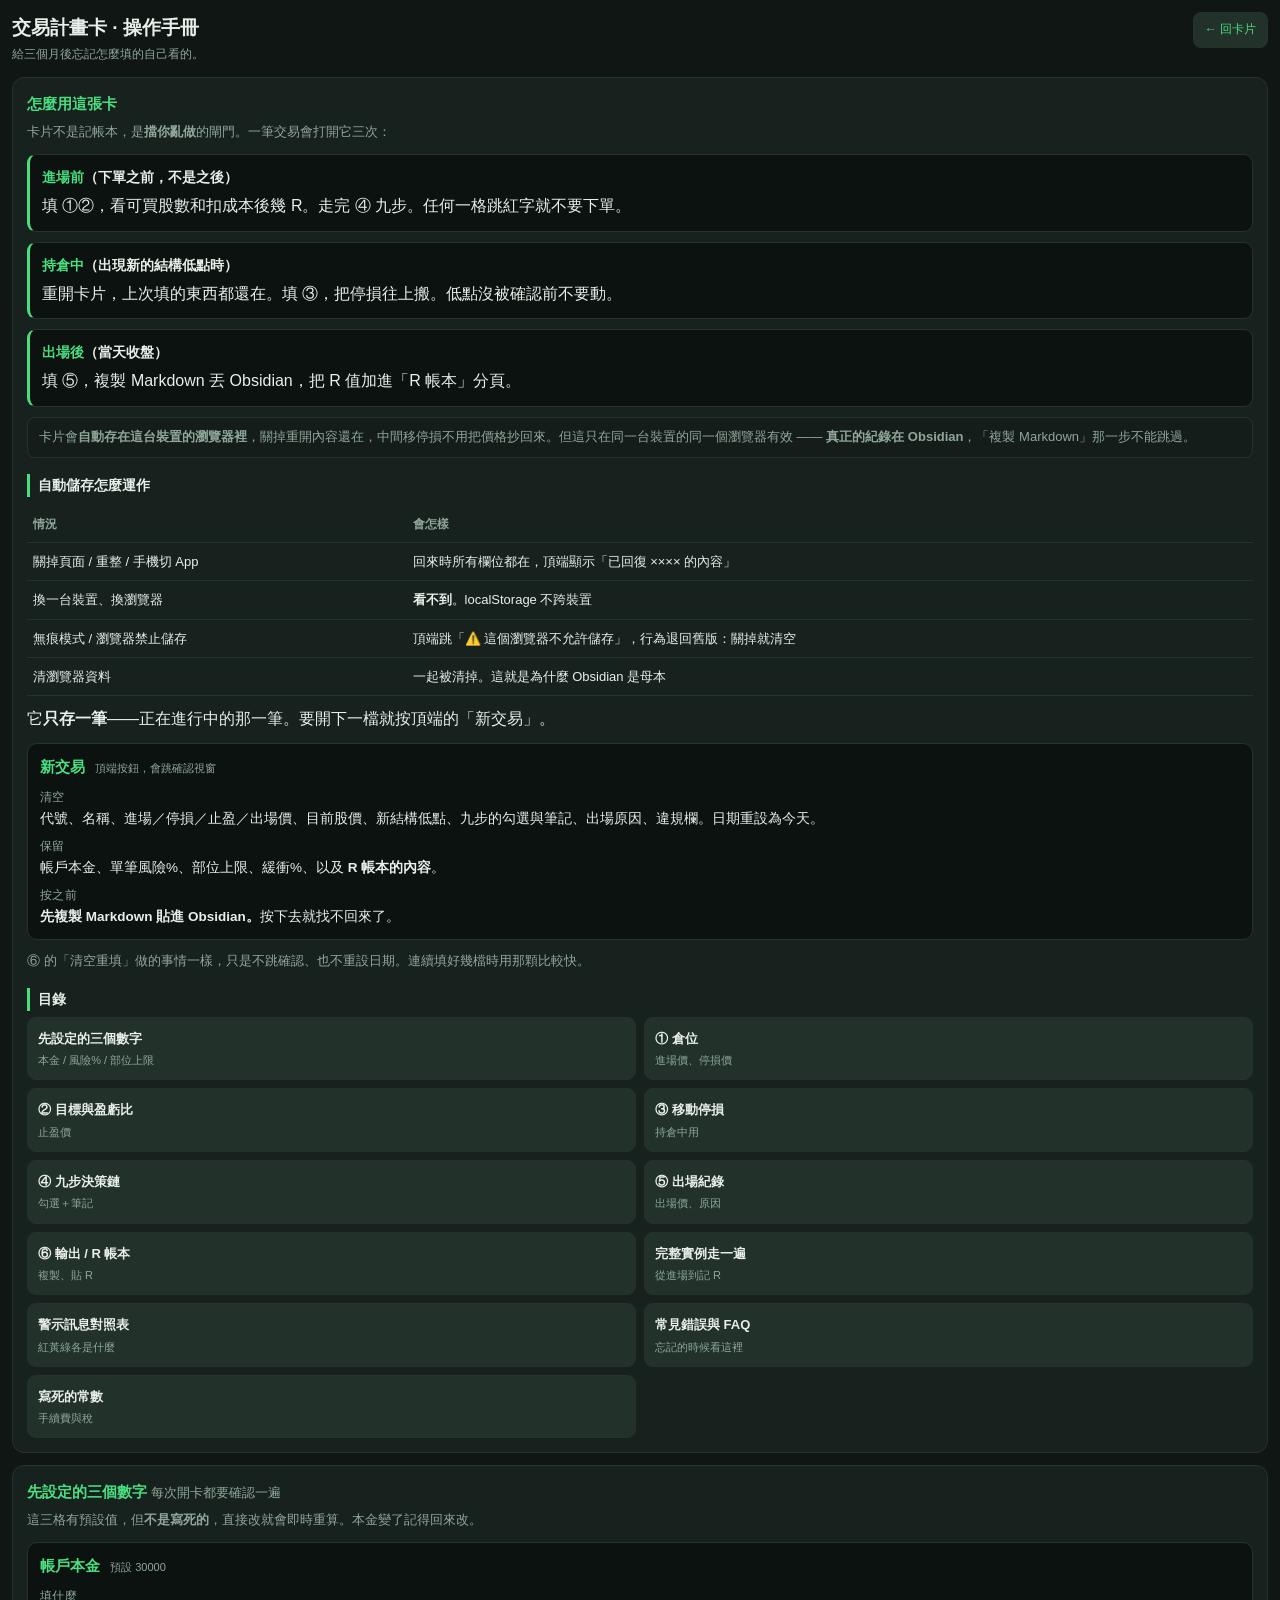
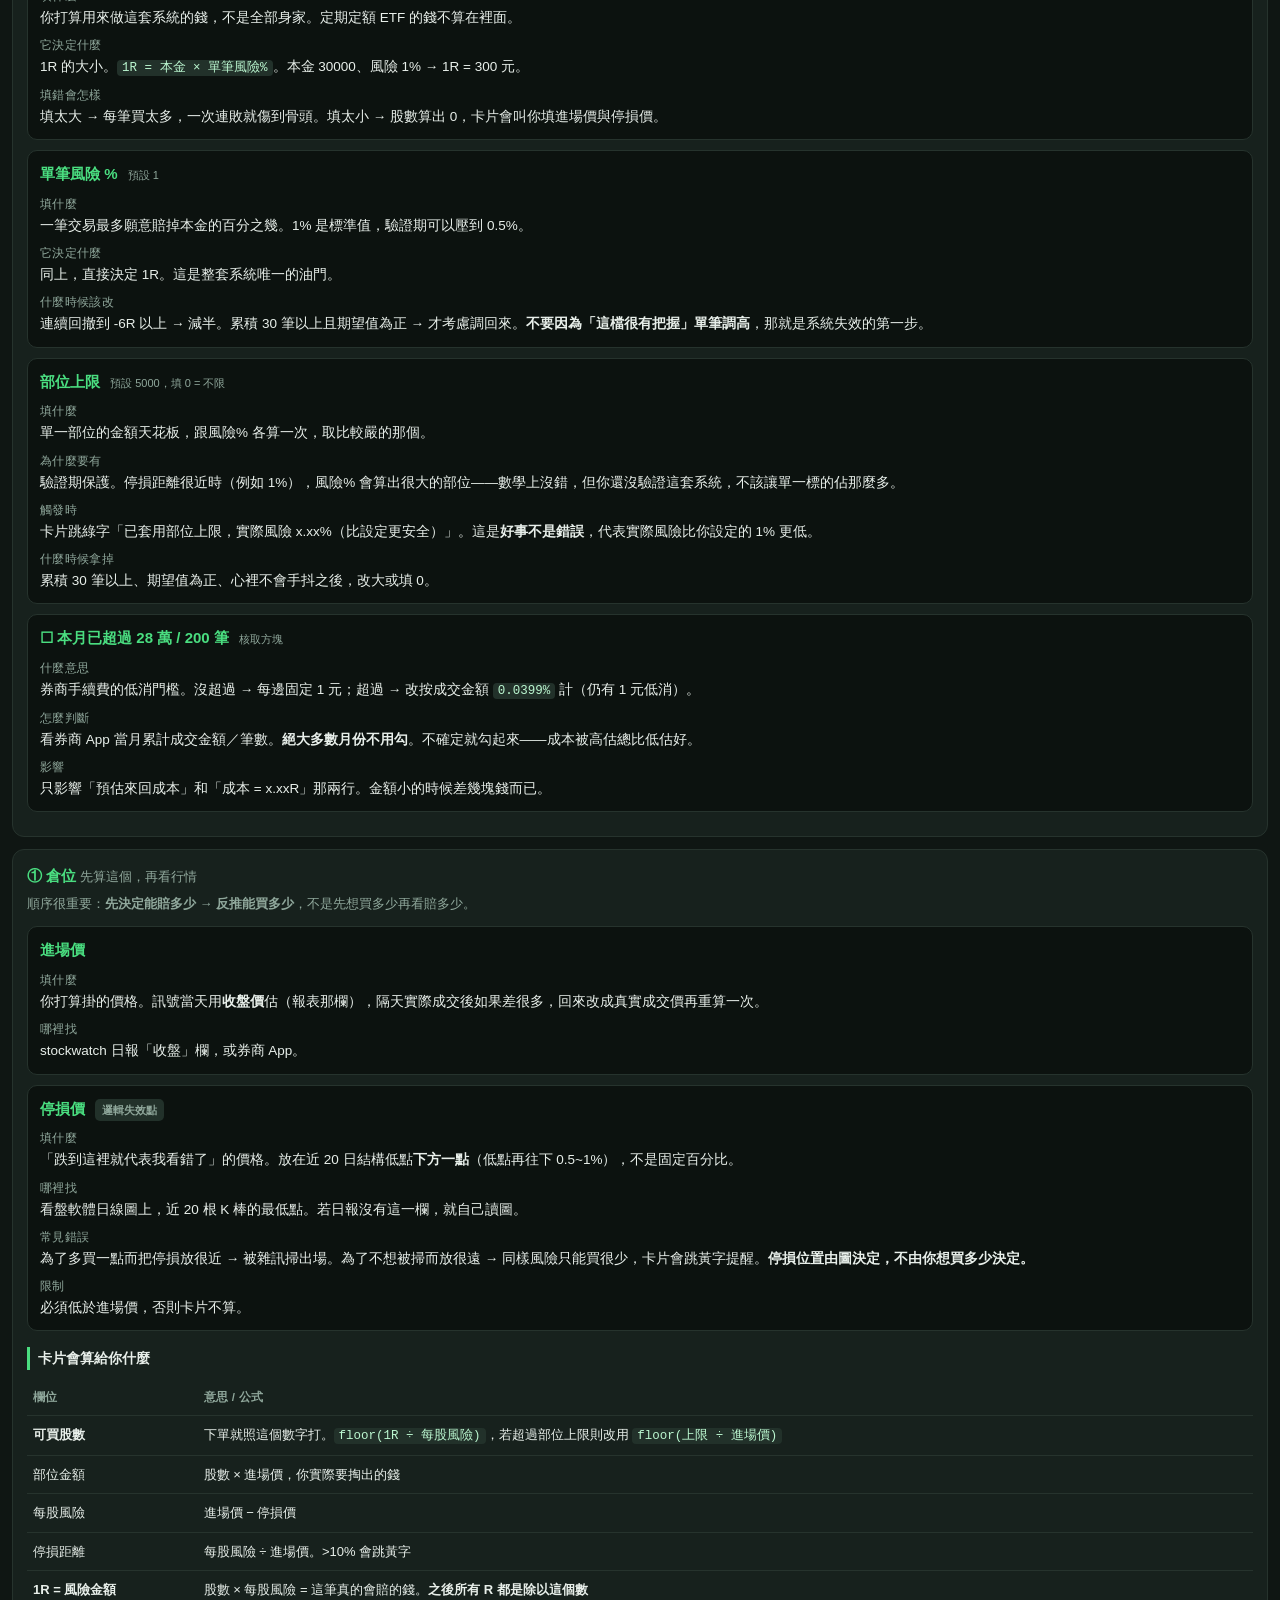
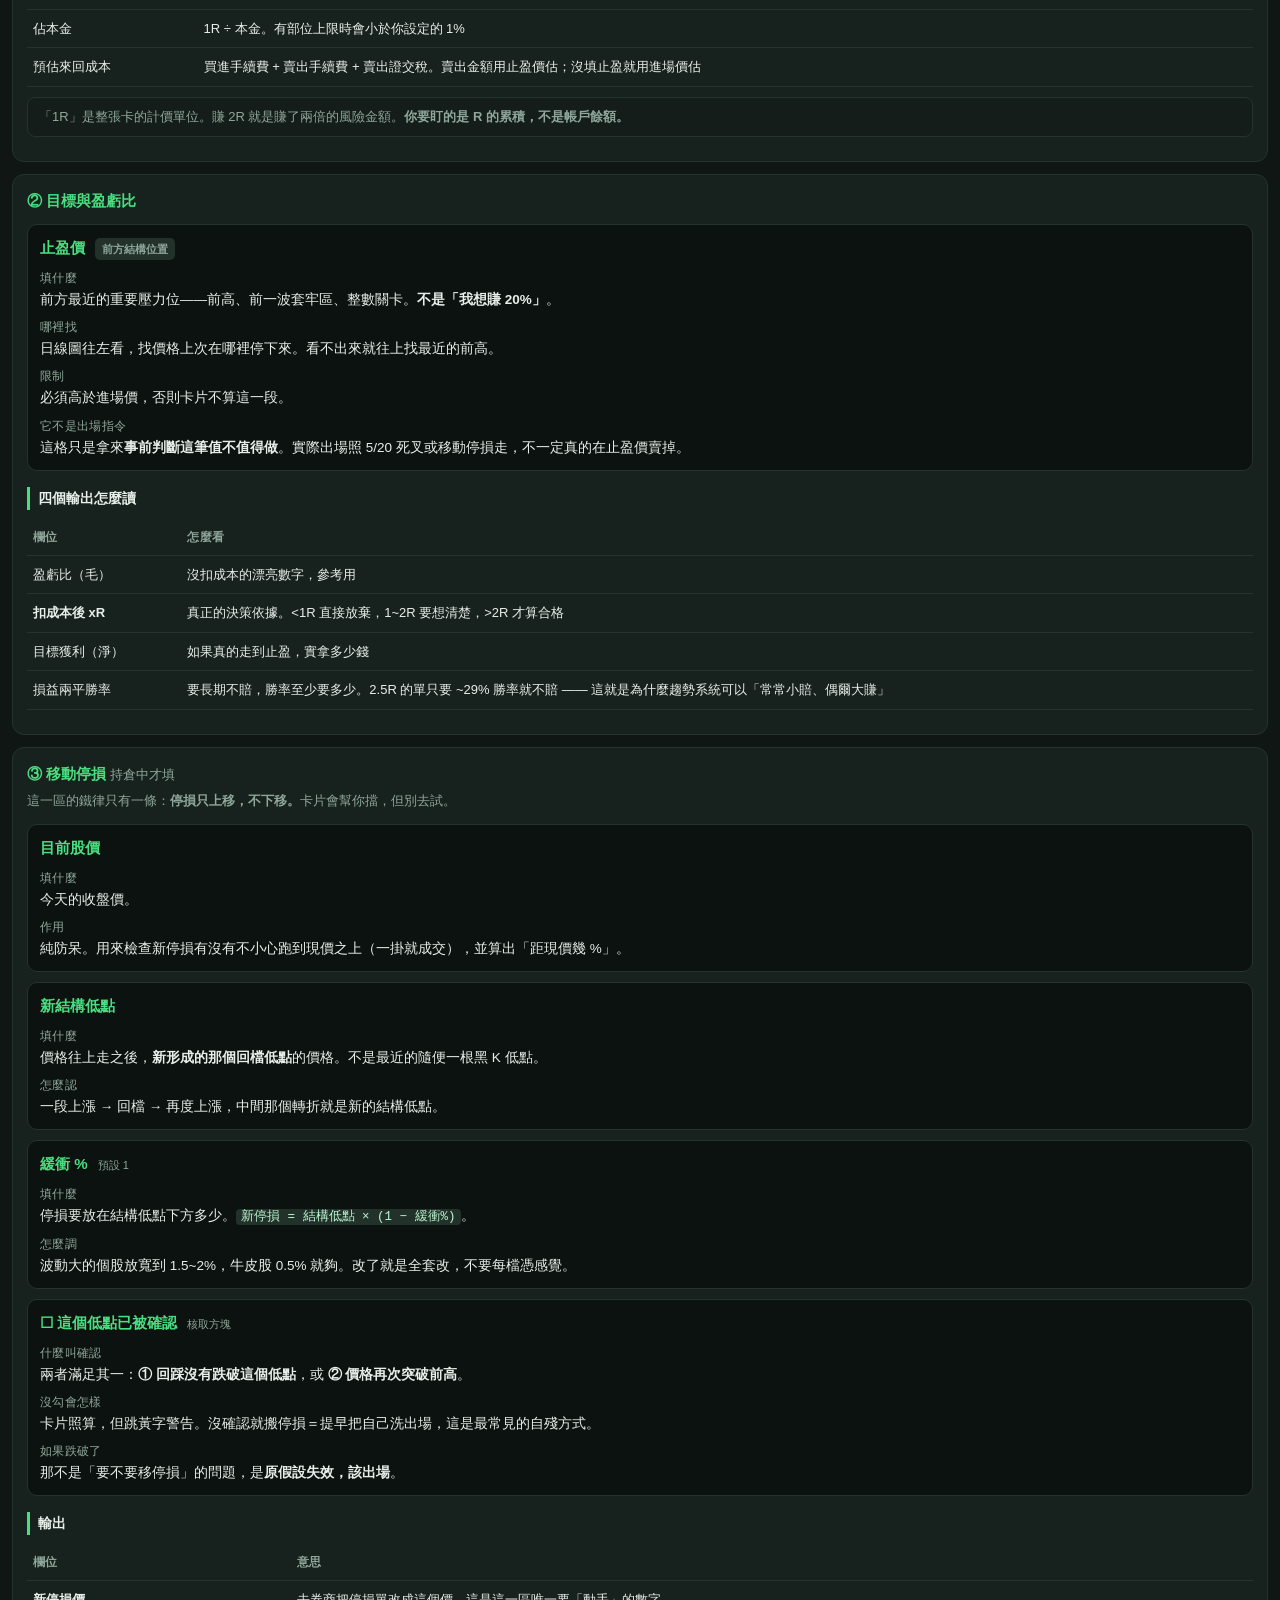
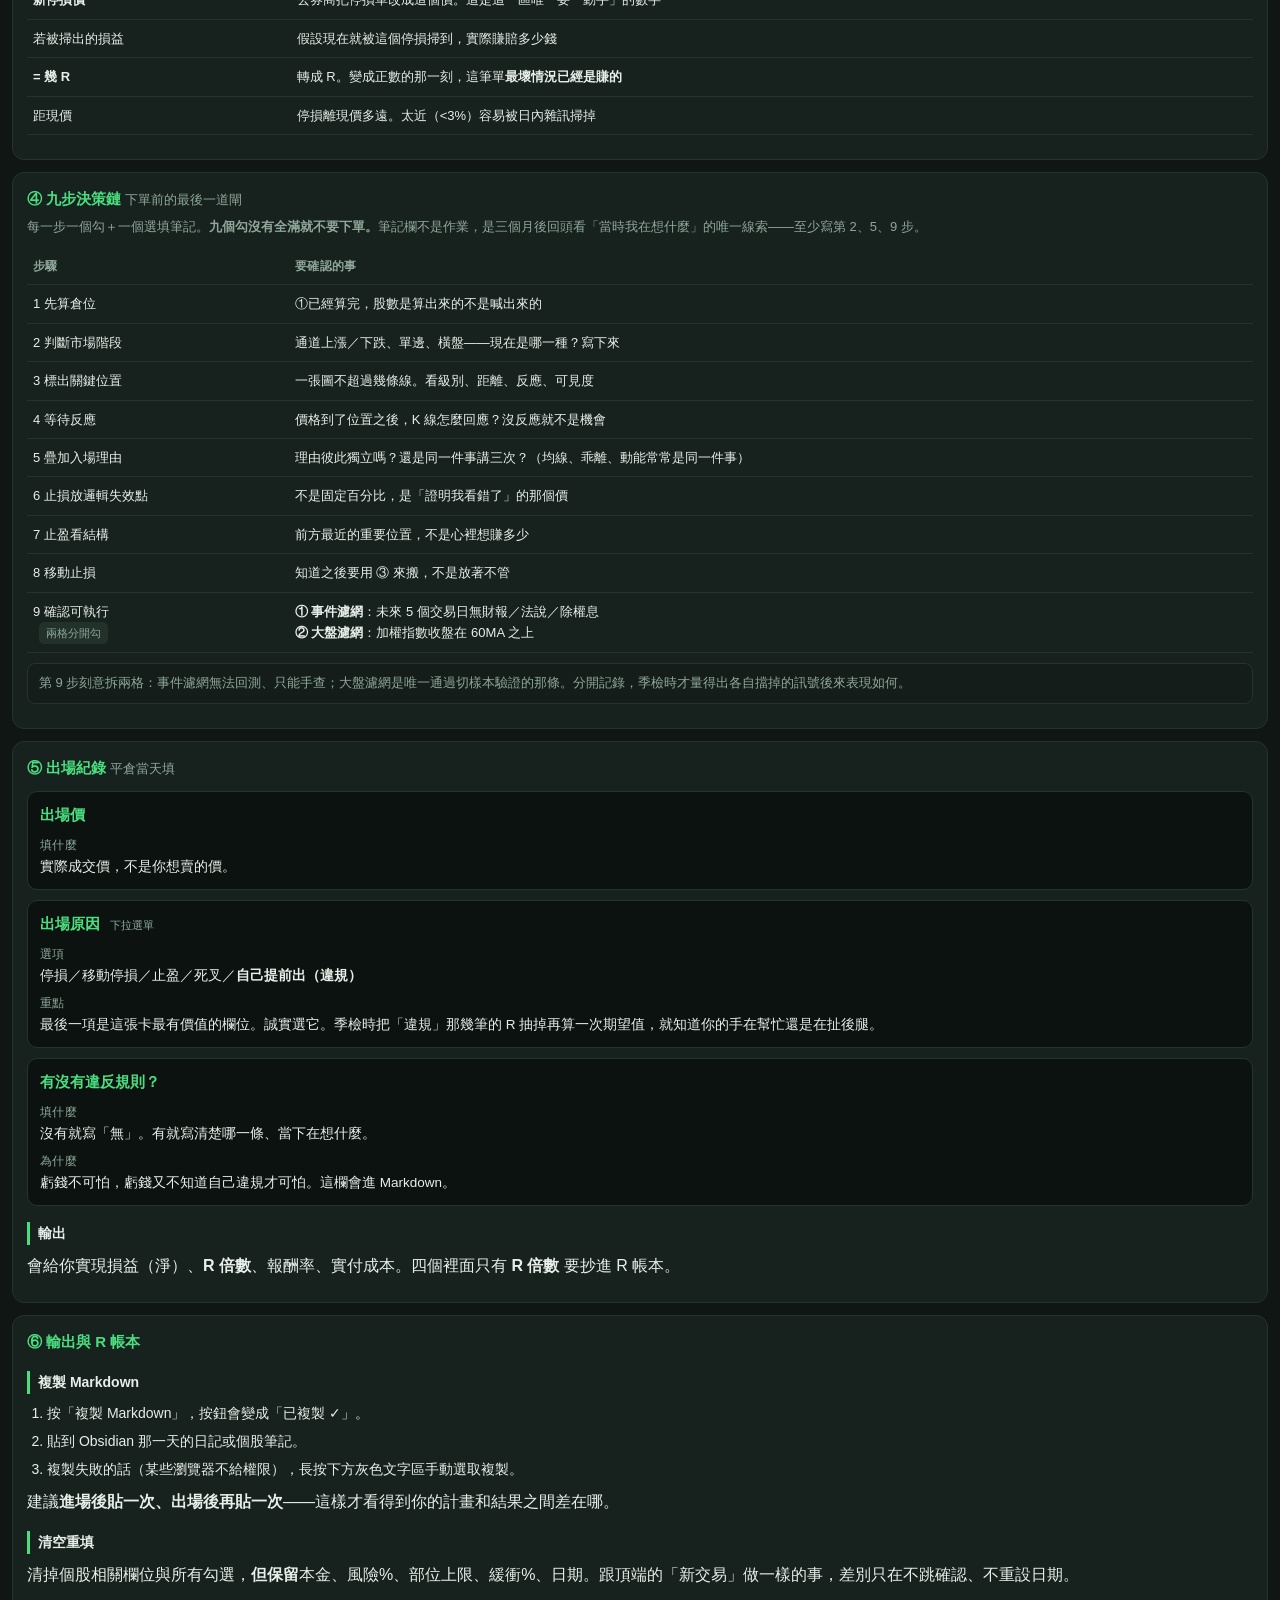
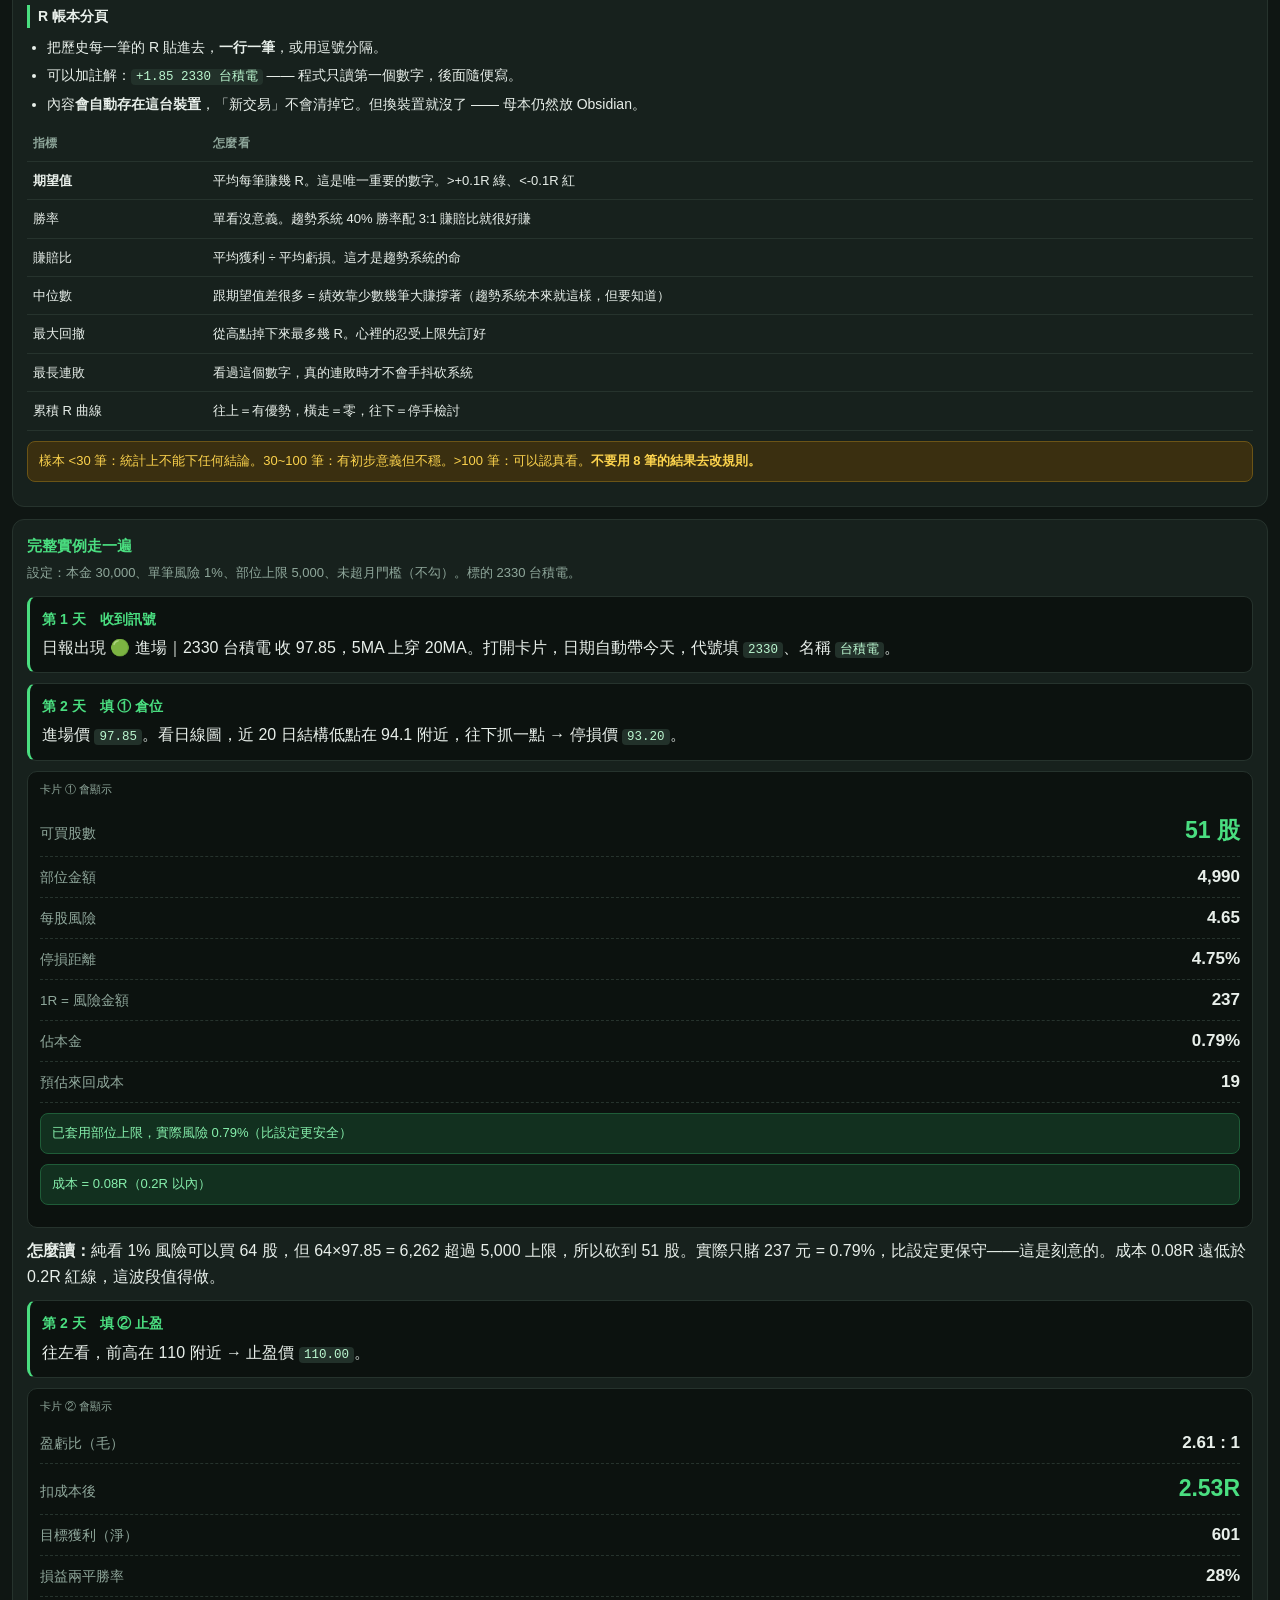
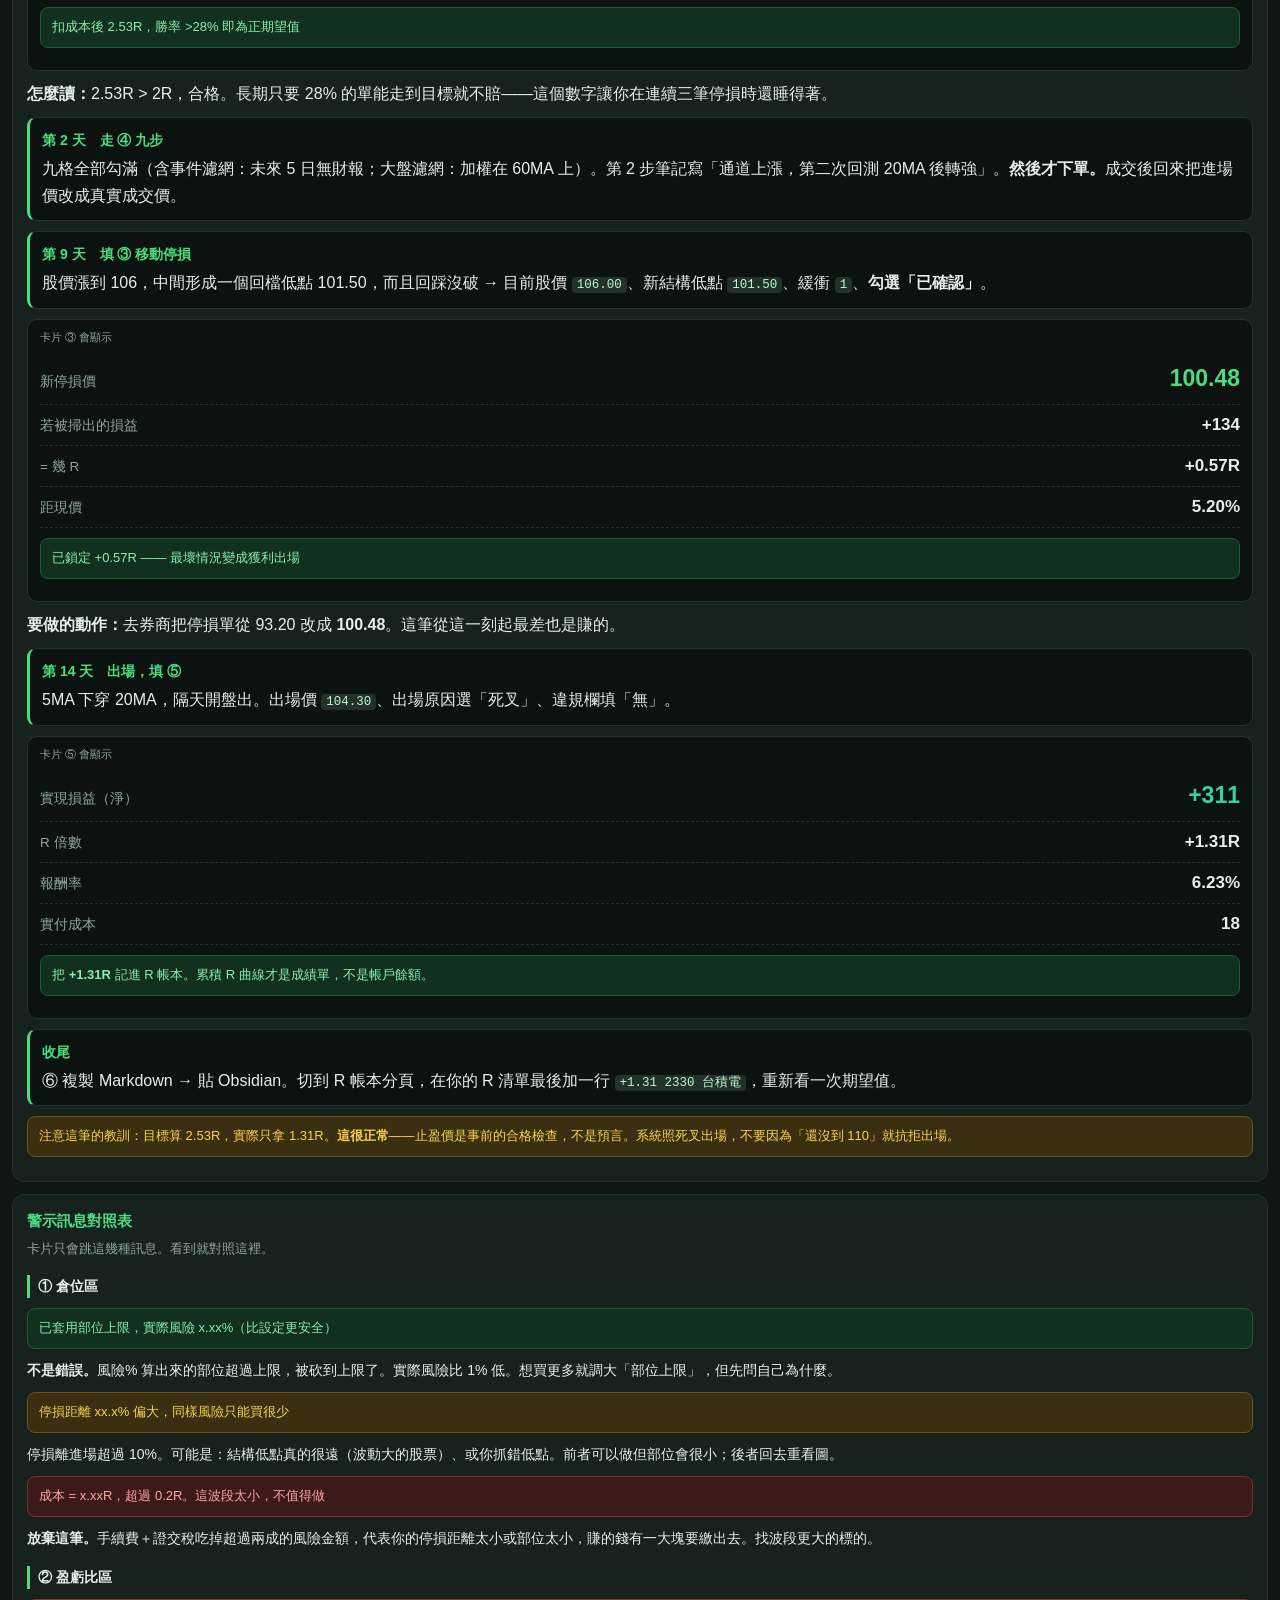
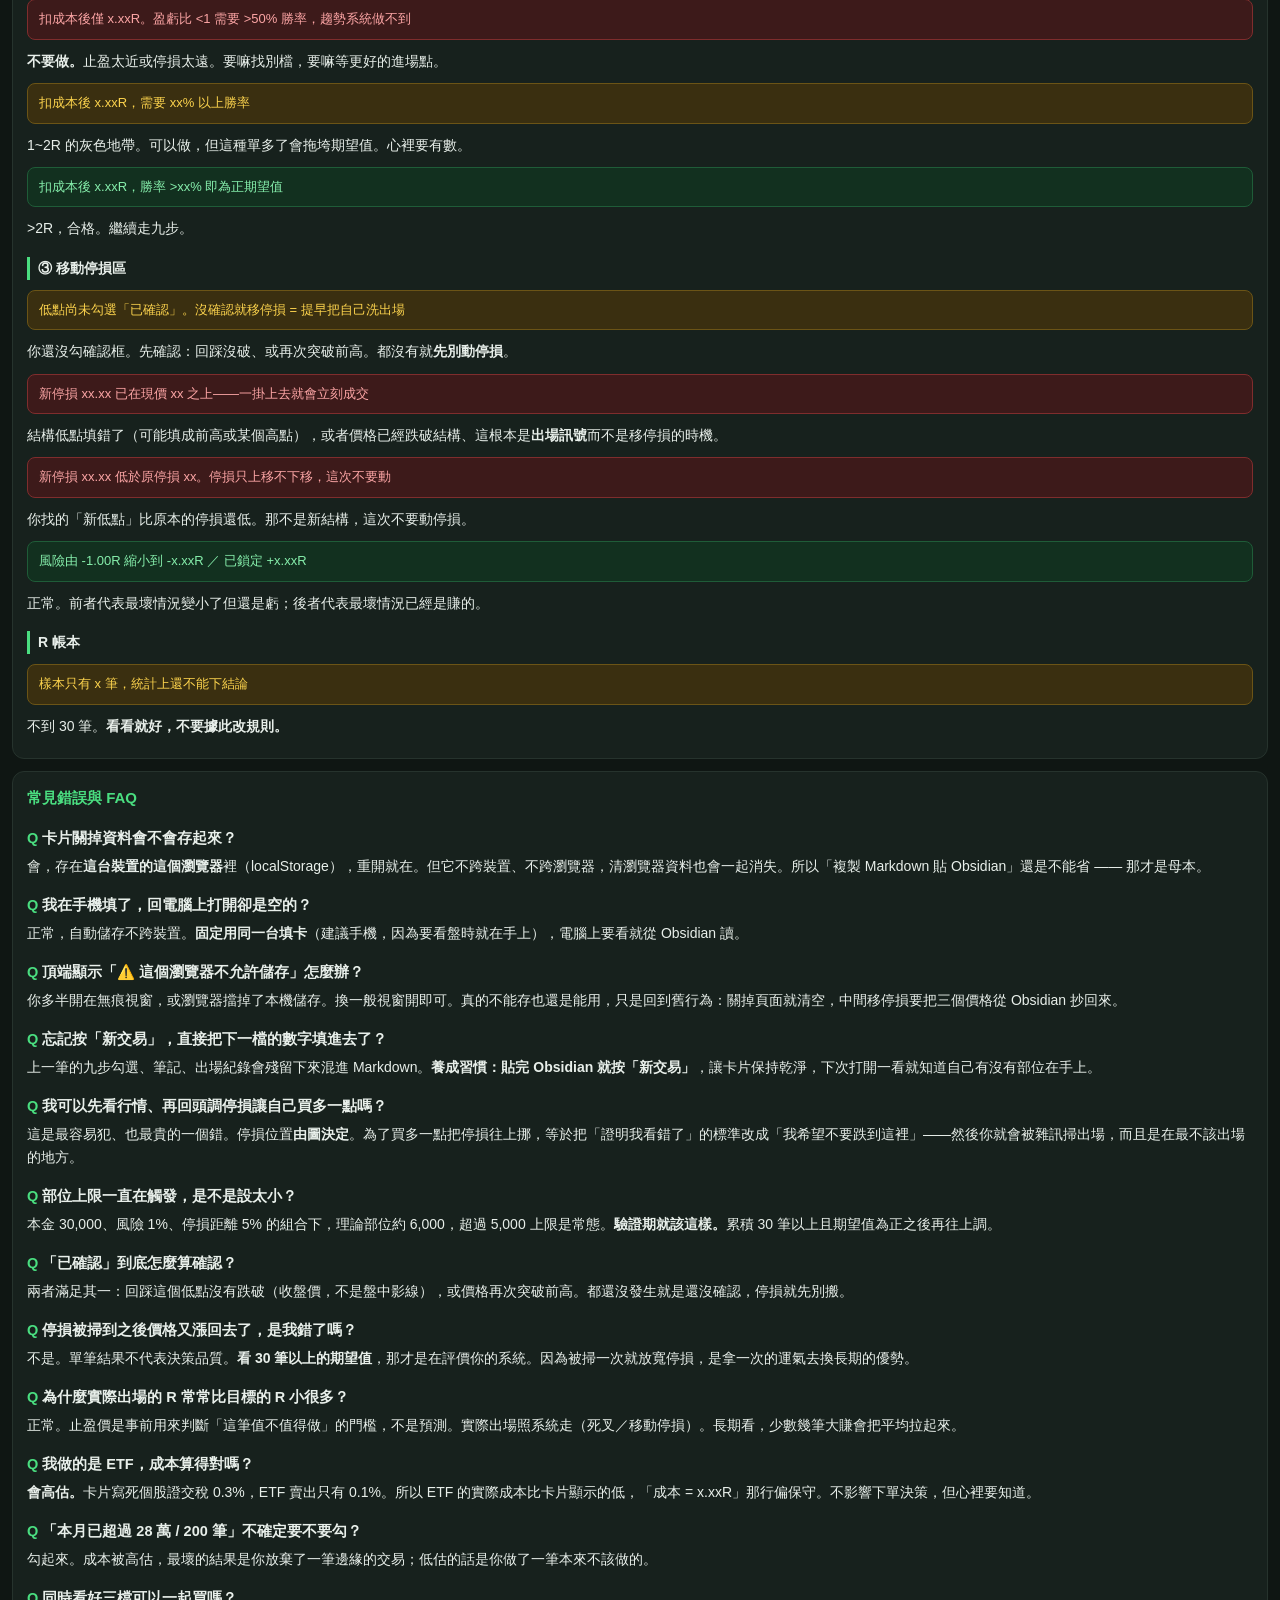
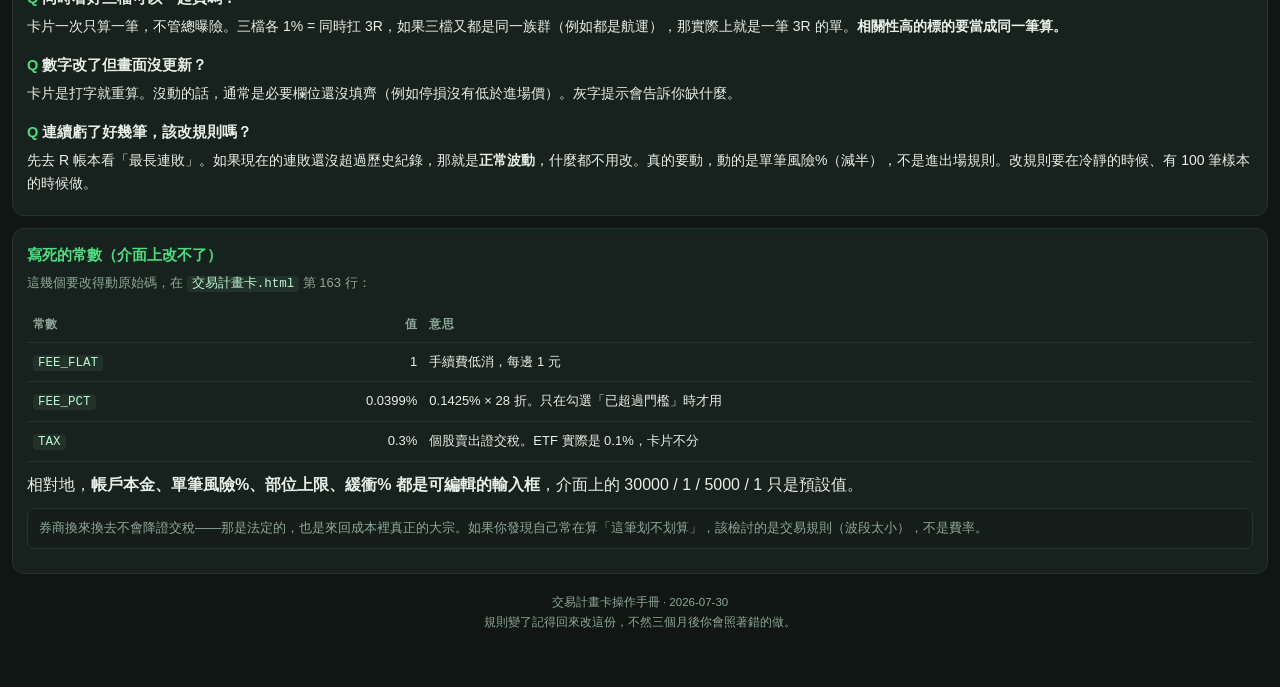
<file: manual.html>
<!DOCTYPE html>
<html lang="zh-Hant">
<head>
<meta charset="utf-8">
<meta name="viewport" content="width=device-width,initial-scale=1,viewport-fit=cover">
<meta name="apple-mobile-web-app-capable" content="yes">
<meta name="mobile-web-app-capable" content="yes">
<meta name="apple-mobile-web-app-status-bar-style" content="black-translucent">
<meta name="apple-mobile-web-app-title" content="操作手冊">
<meta name="theme-color" content="#0f1613">
<link rel="apple-touch-icon" href="icon-180.png">
<link rel="icon" href="icon-192.png">
<title>交易計畫卡 · 操作手冊</title>
<style>
:root{--bg:#0f1613;--card:#17211d;--line:#26332d;--ink:#e8efea;--dim:#8fa79b;
  --acc:#4ade80;--warn:#fbbf24;--bad:#f87171;--ok:#34d399}
*{box-sizing:border-box;-webkit-tap-highlight-color:transparent}
body{margin:0;padding:10px 12px 60px;background:var(--bg);color:var(--ink);
  font:16px/1.65 -apple-system,BlinkMacSystemFont,"Noto Sans TC","PingFang TC",sans-serif}
h1{font-size:19px;margin:2px 0}
.sub{color:var(--dim);font-size:12px;margin-bottom:12px}
section{background:var(--card);border:1px solid var(--line);border-radius:12px;
  padding:14px;margin-bottom:12px;scroll-margin-top:12px}
h2{font-size:15px;margin:0 0 4px;color:var(--acc)}
h2 .n{color:var(--dim);font-weight:400;font-size:13px}
h3{font-size:14px;margin:16px 0 6px;color:var(--ink);border-left:3px solid var(--acc);padding-left:8px}
p{margin:8px 0}
.lead{font-size:13px;color:var(--dim);margin:0 0 12px}
.toc{display:grid;grid-template-columns:1fr 1fr;gap:8px;margin-top:4px}
.toc a{display:block;padding:10px;border:1px solid var(--line);border-radius:9px;
  background:#22312a;color:var(--ink);text-decoration:none;font-size:13px;font-weight:600}
.toc a span{display:block;font-weight:400;font-size:11px;color:var(--dim);margin-top:2px}
.f{border:1px solid var(--line);border-radius:10px;padding:11px 12px;margin:10px 0;background:#0c120f}
.f .name{font-size:15px;font-weight:700;color:var(--acc)}
.f .name em{font-style:normal;font-size:11px;color:var(--dim);font-weight:400;margin-left:6px}
.f dl{margin:8px 0 0;font-size:13.5px}
.f dt{color:var(--dim);font-size:11.5px;margin-top:7px;letter-spacing:.03em}
.f dd{margin:1px 0 0}
.f dd code,code{background:#22312a;padding:1px 5px;border-radius:4px;font-size:12.5px;
  font-family:ui-monospace,Menlo,monospace;color:#bbf7d0}
.flag{padding:9px 11px;border-radius:8px;font-size:13px;margin:10px 0;line-height:1.6}
.f-warn{background:#3a2f10;color:#fcd34d;border:1px solid #6b5416}
.f-bad{background:#3d1a1a;color:#fca5a5;border:1px solid #7f2d2d}
.f-ok{background:#12301f;color:#86efac;border:1px solid #1f5c38}
.f-dim{background:#141d19;color:var(--dim);border:1px solid var(--line)}
table{width:100%;border-collapse:collapse;font-size:13px;margin:10px 0}
th,td{text-align:left;padding:8px 6px;border-bottom:1px solid var(--line);vertical-align:top}
th{color:var(--dim);font-size:11.5px;font-weight:600;letter-spacing:.03em}
td.num,th.num{text-align:right;font-variant-numeric:tabular-nums;white-space:nowrap}
.kv{display:flex;justify-content:space-between;align-items:baseline;
  padding:6px 0;border-bottom:1px dashed var(--line);font-size:13.5px}
.kv:last-child{border-bottom:none}
.kv b{font-size:17px;font-variant-numeric:tabular-nums}
.k{color:var(--dim)}
.big{font-size:23px!important;color:var(--acc)}
.out{background:#0c120f;border:1px solid var(--line);border-radius:10px;padding:12px;margin:10px 0}
.out .cap{font-size:11px;color:var(--dim);margin:-4px 0 8px}
.step{background:#0c120f;border:1px solid var(--line);border-left:3px solid var(--acc);
  border-radius:9px;padding:11px 12px;margin:10px 0}
.step .t{font-size:14px;font-weight:700;margin-bottom:4px}
.step .t b{color:var(--acc)}
ul,ol{margin:8px 0;padding-left:20px}li{margin:5px 0;font-size:14px}
.q{font-size:14.5px;font-weight:700;margin:16px 0 4px;color:var(--ink)}
.q::before{content:"Q ";color:var(--acc)}
.a{font-size:14px;margin:0 0 6px}
.tag{display:inline-block;font-size:11px;padding:2px 7px;border-radius:5px;
  background:#22312a;color:var(--dim);margin-left:6px}
.tag.red{background:#3d1a1a;color:#fca5a5}
.tag.grn{background:#12301f;color:#86efac}
hr{border:none;border-top:1px solid var(--line);margin:16px 0}
.foot{font-size:11.5px;color:var(--dim);text-align:center;margin-top:18px;line-height:1.8}
a{color:var(--acc)}
body{padding-top:max(10px,env(safe-area-inset-top))}
.hdr{display:flex;align-items:flex-start;justify-content:space-between;gap:10px}
a.back{flex:none;font-size:12px;text-decoration:none;color:var(--acc);
  border:1px solid var(--line);background:#22312a;border-radius:8px;padding:7px 11px;margin-top:2px}
</style>
</head>
<body>

<div class="hdr">
  <div>
    <h1>交易計畫卡 · 操作手冊</h1>
    <div class="sub">給三個月後忘記怎麼填的自己看的。</div>
  </div>
  <a class="back" href="index.html">← 回卡片</a>
</div>

<section>
  <h2>怎麼用這張卡</h2>
  <p class="lead">卡片不是記帳本，是<b>擋你亂做</b>的閘門。一筆交易會打開它三次：</p>
  <div class="step"><div class="t"><b>進場前</b>（下單之前，不是之後）</div>
    填 ①②，看可買股數和扣成本後幾 R。走完 ④ 九步。任何一格跳紅字就不要下單。</div>
  <div class="step"><div class="t"><b>持倉中</b>（出現新的結構低點時）</div>
    重開卡片，上次填的東西都還在。填 ③，把停損往上搬。低點沒被確認前不要動。</div>
  <div class="step"><div class="t"><b>出場後</b>（當天收盤）</div>
    填 ⑤，複製 Markdown 丟 Obsidian，把 R 值加進「R 帳本」分頁。</div>
  <div class="flag f-dim">卡片會<b>自動存在這台裝置的瀏覽器裡</b>，關掉重開內容還在，中間移停損不用把價格抄回來。但這只在同一台裝置的同一個瀏覽器有效 —— <b>真正的紀錄在 Obsidian</b>，「複製 Markdown」那一步不能跳過。</div>

  <h3>自動儲存怎麼運作</h3>
  <table>
    <tr><th>情況</th><th>會怎樣</th></tr>
    <tr><td>關掉頁面 / 重整 / 手機切 App</td><td>回來時所有欄位都在，頂端顯示「已回復 ×××× 的內容」</td></tr>
    <tr><td>換一台裝置、換瀏覽器</td><td><b>看不到</b>。localStorage 不跨裝置</td></tr>
    <tr><td>無痕模式 / 瀏覽器禁止儲存</td><td>頂端跳「⚠️ 這個瀏覽器不允許儲存」，行為退回舊版：關掉就清空</td></tr>
    <tr><td>清瀏覽器資料</td><td>一起被清掉。這就是為什麼 Obsidian 是母本</td></tr>
  </table>
  <p>它<b>只存一筆</b>——正在進行中的那一筆。要開下一檔就按頂端的「新交易」。</p>

  <div class="f">
    <div class="name">新交易 <em>頂端按鈕，會跳確認視窗</em></div>
    <dl>
      <dt>清空</dt><dd>代號、名稱、進場／停損／止盈／出場價、目前股價、新結構低點、九步的勾選與筆記、出場原因、違規欄。日期重設為今天。</dd>
      <dt>保留</dt><dd>帳戶本金、單筆風險%、部位上限、緩衝%、以及 <b>R 帳本的內容</b>。</dd>
      <dt>按之前</dt><dd><b>先複製 Markdown 貼進 Obsidian。</b>按下去就找不回來了。</dd>
    </dl>
  </div>
  <p class="lead">⑥ 的「清空重填」做的事情一樣，只是不跳確認、也不重設日期。連續填好幾檔時用那顆比較快。</p>

  <h3>目錄</h3>
  <div class="toc">
    <a href="#s0">先設定的三個數字<span>本金 / 風險% / 部位上限</span></a>
    <a href="#s1">① 倉位<span>進場價、停損價</span></a>
    <a href="#s2">② 目標與盈虧比<span>止盈價</span></a>
    <a href="#s3">③ 移動停損<span>持倉中用</span></a>
    <a href="#s4">④ 九步決策鏈<span>勾選＋筆記</span></a>
    <a href="#s5">⑤ 出場紀錄<span>出場價、原因</span></a>
    <a href="#s6">⑥ 輸出 / R 帳本<span>複製、貼 R</span></a>
    <a href="#ex">完整實例走一遍<span>從進場到記 R</span></a>
    <a href="#msg">警示訊息對照表<span>紅黃綠各是什麼</span></a>
    <a href="#faq">常見錯誤與 FAQ<span>忘記的時候看這裡</span></a>
    <a href="#const">寫死的常數<span>手續費與稅</span></a>
  </div>
</section>

<!-- ══════════ 設定 ══════════ -->
<section id="s0">
  <h2>先設定的三個數字 <span class="n">每次開卡都要確認一遍</span></h2>
  <p class="lead">這三格有預設值，但<b>不是寫死的</b>，直接改就會即時重算。本金變了記得回來改。</p>

  <div class="f">
    <div class="name">帳戶本金 <em>預設 30000</em></div>
    <dl>
      <dt>填什麼</dt><dd>你打算用來做這套系統的錢，不是全部身家。定期定額 ETF 的錢不算在裡面。</dd>
      <dt>它決定什麼</dt><dd>1R 的大小。<code>1R = 本金 × 單筆風險%</code>。本金 30000、風險 1% → 1R = 300 元。</dd>
      <dt>填錯會怎樣</dt><dd>填太大 → 每筆買太多，一次連敗就傷到骨頭。填太小 → 股數算出 0，卡片會叫你填進場價與停損價。</dd>
    </dl>
  </div>

  <div class="f">
    <div class="name">單筆風險 % <em>預設 1</em></div>
    <dl>
      <dt>填什麼</dt><dd>一筆交易最多願意賠掉本金的百分之幾。1% 是標準值，驗證期可以壓到 0.5%。</dd>
      <dt>它決定什麼</dt><dd>同上，直接決定 1R。這是整套系統唯一的油門。</dd>
      <dt>什麼時候該改</dt><dd>連續回撤到 -6R 以上 → 減半。累積 30 筆以上且期望值為正 → 才考慮調回來。<b>不要因為「這檔很有把握」單筆調高</b>，那就是系統失效的第一步。</dd>
    </dl>
  </div>

  <div class="f">
    <div class="name">部位上限 <em>預設 5000，填 0 = 不限</em></div>
    <dl>
      <dt>填什麼</dt><dd>單一部位的金額天花板，跟風險% 各算一次，取比較嚴的那個。</dd>
      <dt>為什麼要有</dt><dd>驗證期保護。停損距離很近時（例如 1%），風險% 會算出很大的部位——數學上沒錯，但你還沒驗證這套系統，不該讓單一標的佔那麼多。</dd>
      <dt>觸發時</dt><dd>卡片跳綠字「已套用部位上限，實際風險 x.xx%（比設定更安全）」。這是<b>好事不是錯誤</b>，代表實際風險比你設定的 1% 更低。</dd>
      <dt>什麼時候拿掉</dt><dd>累積 30 筆以上、期望值為正、心裡不會手抖之後，改大或填 0。</dd>
    </dl>
  </div>

  <div class="f">
    <div class="name">☐ 本月已超過 28 萬 / 200 筆 <em>核取方塊</em></div>
    <dl>
      <dt>什麼意思</dt><dd>券商手續費的低消門檻。沒超過 → 每邊固定 1 元；超過 → 改按成交金額 <code>0.0399%</code> 計（仍有 1 元低消）。</dd>
      <dt>怎麼判斷</dt><dd>看券商 App 當月累計成交金額／筆數。<b>絕大多數月份不用勾</b>。不確定就勾起來——成本被高估總比低估好。</dd>
      <dt>影響</dt><dd>只影響「預估來回成本」和「成本 = x.xxR」那兩行。金額小的時候差幾塊錢而已。</dd>
    </dl>
  </div>
</section>

<!-- ══════════ ① ══════════ -->
<section id="s1">
  <h2>① 倉位 <span class="n">先算這個，再看行情</span></h2>
  <p class="lead">順序很重要：<b>先決定能賠多少 → 反推能買多少</b>，不是先想買多少再看賠多少。</p>

  <div class="f">
    <div class="name">進場價</div>
    <dl>
      <dt>填什麼</dt><dd>你打算掛的價格。訊號當天用<b>收盤價</b>估（報表那欄），隔天實際成交後如果差很多，回來改成真實成交價再重算一次。</dd>
      <dt>哪裡找</dt><dd>stockwatch 日報「收盤」欄，或券商 App。</dd>
    </dl>
  </div>

  <div class="f">
    <div class="name">停損價 <span class="tag">邏輯失效點</span></div>
    <dl>
      <dt>填什麼</dt><dd>「跌到這裡就代表我看錯了」的價格。放在近 20 日結構低點<b>下方一點</b>（低點再往下 0.5~1%），不是固定百分比。</dd>
      <dt>哪裡找</dt><dd>看盤軟體日線圖上，近 20 根 K 棒的最低點。若日報沒有這一欄，就自己讀圖。</dd>
      <dt>常見錯誤</dt><dd>為了多買一點而把停損放很近 → 被雜訊掃出場。為了不想被掃而放很遠 → 同樣風險只能買很少，卡片會跳黃字提醒。<b>停損位置由圖決定，不由你想買多少決定。</b></dd>
      <dt>限制</dt><dd>必須低於進場價，否則卡片不算。</dd>
    </dl>
  </div>

  <h3>卡片會算給你什麼</h3>
  <table>
    <tr><th>欄位</th><th>意思 / 公式</th></tr>
    <tr><td><b>可買股數</b></td><td>下單就照這個數字打。<code>floor(1R ÷ 每股風險)</code>，若超過部位上限則改用 <code>floor(上限 ÷ 進場價)</code></td></tr>
    <tr><td>部位金額</td><td>股數 × 進場價，你實際要掏出的錢</td></tr>
    <tr><td>每股風險</td><td>進場價 − 停損價</td></tr>
    <tr><td>停損距離</td><td>每股風險 ÷ 進場價。&gt;10% 會跳黃字</td></tr>
    <tr><td><b>1R = 風險金額</b></td><td>股數 × 每股風險 = 這筆真的會賠的錢。<b>之後所有 R 都是除以這個數</b></td></tr>
    <tr><td>佔本金</td><td>1R ÷ 本金。有部位上限時會小於你設定的 1%</td></tr>
    <tr><td>預估來回成本</td><td>買進手續費 + 賣出手續費 + 賣出證交稅。賣出金額用止盈價估；沒填止盈就用進場價估</td></tr>
  </table>
  <div class="flag f-dim">「1R」是整張卡的計價單位。賺 2R 就是賺了兩倍的風險金額。<b>你要盯的是 R 的累積，不是帳戶餘額。</b></div>
</section>

<!-- ══════════ ② ══════════ -->
<section id="s2">
  <h2>② 目標與盈虧比</h2>
  <div class="f">
    <div class="name">止盈價 <span class="tag">前方結構位置</span></div>
    <dl>
      <dt>填什麼</dt><dd>前方最近的重要壓力位——前高、前一波套牢區、整數關卡。<b>不是「我想賺 20%」</b>。</dd>
      <dt>哪裡找</dt><dd>日線圖往左看，找價格上次在哪裡停下來。看不出來就往上找最近的前高。</dd>
      <dt>限制</dt><dd>必須高於進場價，否則卡片不算這一段。</dd>
      <dt>它不是出場指令</dt><dd>這格只是拿來<b>事前判斷這筆值不值得做</b>。實際出場照 5/20 死叉或移動停損走，不一定真的在止盈價賣掉。</dd>
    </dl>
  </div>
  <h3>四個輸出怎麼讀</h3>
  <table>
    <tr><th>欄位</th><th>怎麼看</th></tr>
    <tr><td>盈虧比（毛）</td><td>沒扣成本的漂亮數字，參考用</td></tr>
    <tr><td><b>扣成本後 xR</b></td><td>真正的決策依據。&lt;1R 直接放棄，1~2R 要想清楚，&gt;2R 才算合格</td></tr>
    <tr><td>目標獲利（淨）</td><td>如果真的走到止盈，實拿多少錢</td></tr>
    <tr><td>損益兩平勝率</td><td>要長期不賠，勝率至少要多少。2.5R 的單只要 ~29% 勝率就不賠 —— 這就是為什麼趨勢系統可以「常常小賠、偶爾大賺」</td></tr>
  </table>
</section>

<!-- ══════════ ③ ══════════ -->
<section id="s3">
  <h2>③ 移動停損 <span class="n">持倉中才填</span></h2>
  <p class="lead">這一區的鐵律只有一條：<b>停損只上移，不下移。</b>卡片會幫你擋，但別去試。</p>

  <div class="f">
    <div class="name">目前股價</div>
    <dl>
      <dt>填什麼</dt><dd>今天的收盤價。</dd>
      <dt>作用</dt><dd>純防呆。用來檢查新停損有沒有不小心跑到現價之上（一掛就成交），並算出「距現價幾 %」。</dd>
    </dl>
  </div>

  <div class="f">
    <div class="name">新結構低點</div>
    <dl>
      <dt>填什麼</dt><dd>價格往上走之後，<b>新形成的那個回檔低點</b>的價格。不是最近的隨便一根黑 K 低點。</dd>
      <dt>怎麼認</dt><dd>一段上漲 → 回檔 → 再度上漲，中間那個轉折就是新的結構低點。</dd>
    </dl>
  </div>

  <div class="f">
    <div class="name">緩衝 % <em>預設 1</em></div>
    <dl>
      <dt>填什麼</dt><dd>停損要放在結構低點下方多少。<code>新停損 = 結構低點 × (1 − 緩衝%)</code>。</dd>
      <dt>怎麼調</dt><dd>波動大的個股放寬到 1.5~2%，牛皮股 0.5% 就夠。改了就是全套改，不要每檔憑感覺。</dd>
    </dl>
  </div>

  <div class="f">
    <div class="name">☐ 這個低點已被確認 <em>核取方塊</em></div>
    <dl>
      <dt>什麼叫確認</dt><dd>兩者滿足其一：<b>① 回踩沒有跌破這個低點</b>，或 <b>② 價格再次突破前高</b>。</dd>
      <dt>沒勾會怎樣</dt><dd>卡片照算，但跳黃字警告。沒確認就搬停損＝提早把自己洗出場，這是最常見的自殘方式。</dd>
      <dt>如果跌破了</dt><dd>那不是「要不要移停損」的問題，是<b>原假設失效，該出場</b>。</dd>
    </dl>
  </div>

  <h3>輸出</h3>
  <table>
    <tr><th>欄位</th><th>意思</th></tr>
    <tr><td><b>新停損價</b></td><td>去券商把停損單改成這個價。這是這一區唯一要「動手」的數字</td></tr>
    <tr><td>若被掃出的損益</td><td>假設現在就被這個停損掃到，實際賺賠多少錢</td></tr>
    <tr><td><b>= 幾 R</b></td><td>轉成 R。變成正數的那一刻，這筆單<b>最壞情況已經是賺的</b></td></tr>
    <tr><td>距現價</td><td>停損離現價多遠。太近（&lt;3%）容易被日內雜訊掃掉</td></tr>
  </table>
</section>

<!-- ══════════ ④ ══════════ -->
<section id="s4">
  <h2>④ 九步決策鏈 <span class="n">下單前的最後一道閘</span></h2>
  <p class="lead">每一步一個勾＋一個選填筆記。<b>九個勾沒有全滿就不要下單。</b>筆記欄不是作業，是三個月後回頭看「當時我在想什麼」的唯一線索——至少寫第 2、5、9 步。</p>
  <table>
    <tr><th>步驟</th><th>要確認的事</th></tr>
    <tr><td>1 先算倉位</td><td>①已經算完，股數是算出來的不是喊出來的</td></tr>
    <tr><td>2 判斷市場階段</td><td>通道上漲／下跌、單邊、橫盤——現在是哪一種？寫下來</td></tr>
    <tr><td>3 標出關鍵位置</td><td>一張圖不超過幾條線。看級別、距離、反應、可見度</td></tr>
    <tr><td>4 等待反應</td><td>價格到了位置之後，K 線怎麼回應？沒反應就不是機會</td></tr>
    <tr><td>5 疊加入場理由</td><td>理由彼此獨立嗎？還是同一件事講三次？（均線、乖離、動能常常是同一件事）</td></tr>
    <tr><td>6 止損放邏輯失效點</td><td>不是固定百分比，是「證明我看錯了」的那個價</td></tr>
    <tr><td>7 止盈看結構</td><td>前方最近的重要位置，不是心裡想賺多少</td></tr>
    <tr><td>8 移動止損</td><td>知道之後要用 ③ 來搬，不是放著不管</td></tr>
    <tr><td>9 確認可執行<br><span class="tag">兩格分開勾</span></td><td><b>① 事件濾網</b>：未來 5 個交易日無財報／法說／除權息<br><b>② 大盤濾網</b>：加權指數收盤在 60MA 之上</td></tr>
  </table>
  <div class="flag f-dim">第 9 步刻意拆兩格：事件濾網無法回測、只能手查；大盤濾網是唯一通過切樣本驗證的那條。分開記錄，季檢時才量得出各自擋掉的訊號後來表現如何。</div>
</section>

<!-- ══════════ ⑤ ══════════ -->
<section id="s5">
  <h2>⑤ 出場紀錄 <span class="n">平倉當天填</span></h2>
  <div class="f">
    <div class="name">出場價</div>
    <dl><dt>填什麼</dt><dd>實際成交價，不是你想賣的價。</dd></dl>
  </div>
  <div class="f">
    <div class="name">出場原因 <em>下拉選單</em></div>
    <dl>
      <dt>選項</dt><dd>停損／移動停損／止盈／死叉／<b>自己提前出（違規）</b></dd>
      <dt>重點</dt><dd>最後一項是這張卡最有價值的欄位。誠實選它。季檢時把「違規」那幾筆的 R 抽掉再算一次期望值，就知道你的手在幫忙還是在扯後腿。</dd>
    </dl>
  </div>
  <div class="f">
    <div class="name">有沒有違反規則？</div>
    <dl>
      <dt>填什麼</dt><dd>沒有就寫「無」。有就寫清楚哪一條、當下在想什麼。</dd>
      <dt>為什麼</dt><dd>虧錢不可怕，虧錢又不知道自己違規才可怕。這欄會進 Markdown。</dd>
    </dl>
  </div>
  <h3>輸出</h3>
  <p>會給你實現損益（淨）、<b>R 倍數</b>、報酬率、實付成本。四個裡面只有 <b>R 倍數</b> 要抄進 R 帳本。</p>
</section>

<!-- ══════════ ⑥ ══════════ -->
<section id="s6">
  <h2>⑥ 輸出與 R 帳本</h2>
  <h3>複製 Markdown</h3>
  <ol>
    <li>按「複製 Markdown」，按鈕會變成「已複製 ✓」。</li>
    <li>貼到 Obsidian 那一天的日記或個股筆記。</li>
    <li>複製失敗的話（某些瀏覽器不給權限），長按下方灰色文字區手動選取複製。</li>
  </ol>
  <p>建議<b>進場後貼一次、出場後再貼一次</b>——這樣才看得到你的計畫和結果之間差在哪。</p>

  <h3>清空重填</h3>
  <p>清掉個股相關欄位與所有勾選，<b>但保留</b>本金、風險%、部位上限、緩衝%、日期。跟頂端的「新交易」做一樣的事，差別只在不跳確認、不重設日期。</p>

  <h3>R 帳本分頁</h3>
  <ul>
    <li>把歷史每一筆的 R 貼進去，<b>一行一筆</b>，或用逗號分隔。</li>
    <li>可以加註解：<code>+1.85 2330 台積電</code> —— 程式只讀第一個數字，後面隨便寫。</li>
    <li>內容<b>會自動存在這台裝置</b>，「新交易」不會清掉它。但換裝置就沒了 —— 母本仍然放 Obsidian。</li>
  </ul>
  <table>
    <tr><th>指標</th><th>怎麼看</th></tr>
    <tr><td><b>期望值</b></td><td>平均每筆賺幾 R。這是唯一重要的數字。&gt;+0.1R 綠、&lt;-0.1R 紅</td></tr>
    <tr><td>勝率</td><td>單看沒意義。趨勢系統 40% 勝率配 3:1 賺賠比就很好賺</td></tr>
    <tr><td>賺賠比</td><td>平均獲利 ÷ 平均虧損。這才是趨勢系統的命</td></tr>
    <tr><td>中位數</td><td>跟期望值差很多 = 績效靠少數幾筆大賺撐著（趨勢系統本來就這樣，但要知道）</td></tr>
    <tr><td>最大回撤</td><td>從高點掉下來最多幾 R。心裡的忍受上限先訂好</td></tr>
    <tr><td>最長連敗</td><td>看過這個數字，真的連敗時才不會手抖砍系統</td></tr>
    <tr><td>累積 R 曲線</td><td>往上＝有優勢，橫走＝零，往下＝停手檢討</td></tr>
  </table>
  <div class="flag f-warn">樣本 &lt;30 筆：統計上不能下任何結論。30~100 筆：有初步意義但不穩。&gt;100 筆：可以認真看。<b>不要用 8 筆的結果去改規則。</b></div>
</section>

<!-- ══════════ 實例 ══════════ -->
<section id="ex">
  <h2>完整實例走一遍</h2>
  <p class="lead">設定：本金 30,000、單筆風險 1%、部位上限 5,000、未超月門檻（不勾）。標的 2330 台積電。</p>

  <div class="step"><div class="t"><b>第 1 天　收到訊號</b></div>
    日報出現 🟢 進場｜2330 台積電 收 97.85，5MA 上穿 20MA。打開卡片，日期自動帶今天，代號填 <code>2330</code>、名稱 <code>台積電</code>。</div>

  <div class="step"><div class="t"><b>第 2 天　填 ① 倉位</b></div>
    進場價 <code>97.85</code>。看日線圖，近 20 日結構低點在 94.1 附近，往下抓一點 → 停損價 <code>93.20</code>。</div>

  <div class="out">
    <div class="cap">卡片 ① 會顯示</div>
    <div class="kv"><span class="k">可買股數</span><b class="big">51 股</b></div>
    <div class="kv"><span class="k">部位金額</span><b>4,990</b></div>
    <div class="kv"><span class="k">每股風險</span><b>4.65</b></div>
    <div class="kv"><span class="k">停損距離</span><b>4.75%</b></div>
    <div class="kv"><span class="k">1R = 風險金額</span><b>237</b></div>
    <div class="kv"><span class="k">佔本金</span><b>0.79%</b></div>
    <div class="kv"><span class="k">預估來回成本</span><b>19</b></div>
    <div class="flag f-ok">已套用部位上限，實際風險 0.79%（比設定更安全）</div>
    <div class="flag f-ok">成本 = 0.08R（0.2R 以內）</div>
  </div>
  <p><b>怎麼讀：</b>純看 1% 風險可以買 64 股，但 64×97.85 = 6,262 超過 5,000 上限，所以砍到 51 股。實際只賭 237 元 = 0.79%，比設定更保守——這是刻意的。成本 0.08R 遠低於 0.2R 紅線，這波段值得做。</p>

  <div class="step"><div class="t"><b>第 2 天　填 ② 止盈</b></div>
    往左看，前高在 110 附近 → 止盈價 <code>110.00</code>。</div>
  <div class="out">
    <div class="cap">卡片 ② 會顯示</div>
    <div class="kv"><span class="k">盈虧比（毛）</span><b>2.61 : 1</b></div>
    <div class="kv"><span class="k">扣成本後</span><b class="big">2.53R</b></div>
    <div class="kv"><span class="k">目標獲利（淨）</span><b>601</b></div>
    <div class="kv"><span class="k">損益兩平勝率</span><b>28%</b></div>
    <div class="flag f-ok">扣成本後 2.53R，勝率 &gt;28% 即為正期望值</div>
  </div>
  <p><b>怎麼讀：</b>2.53R &gt; 2R，合格。長期只要 28% 的單能走到目標就不賠——這個數字讓你在連續三筆停損時還睡得著。</p>

  <div class="step"><div class="t"><b>第 2 天　走 ④ 九步</b></div>
    九格全部勾滿（含事件濾網：未來 5 日無財報；大盤濾網：加權在 60MA 上）。第 2 步筆記寫「通道上漲，第二次回測 20MA 後轉強」。<b>然後才下單。</b>成交後回來把進場價改成真實成交價。</div>

  <div class="step"><div class="t"><b>第 9 天　填 ③ 移動停損</b></div>
    股價漲到 106，中間形成一個回檔低點 101.50，而且回踩沒破 → 目前股價 <code>106.00</code>、新結構低點 <code>101.50</code>、緩衝 <code>1</code>、<b>勾選「已確認」</b>。</div>
  <div class="out">
    <div class="cap">卡片 ③ 會顯示</div>
    <div class="kv"><span class="k">新停損價</span><b class="big">100.48</b></div>
    <div class="kv"><span class="k">若被掃出的損益</span><b>+134</b></div>
    <div class="kv"><span class="k">= 幾 R</span><b>+0.57R</b></div>
    <div class="kv"><span class="k">距現價</span><b>5.20%</b></div>
    <div class="flag f-ok">已鎖定 +0.57R —— 最壞情況變成獲利出場</div>
  </div>
  <p><b>要做的動作：</b>去券商把停損單從 93.20 改成 <b>100.48</b>。這筆從這一刻起最差也是賺的。</p>

  <div class="step"><div class="t"><b>第 14 天　出場，填 ⑤</b></div>
    5MA 下穿 20MA，隔天開盤出。出場價 <code>104.30</code>、出場原因選「死叉」、違規欄填「無」。</div>
  <div class="out">
    <div class="cap">卡片 ⑤ 會顯示</div>
    <div class="kv"><span class="k">實現損益（淨）</span><b class="big" style="color:var(--ok)">+311</b></div>
    <div class="kv"><span class="k">R 倍數</span><b>+1.31R</b></div>
    <div class="kv"><span class="k">報酬率</span><b>6.23%</b></div>
    <div class="kv"><span class="k">實付成本</span><b>18</b></div>
    <div class="flag f-ok">把 <b>+1.31R</b> 記進 R 帳本。累積 R 曲線才是成績單，不是帳戶餘額。</div>
  </div>

  <div class="step"><div class="t"><b>收尾</b></div>
    ⑥ 複製 Markdown → 貼 Obsidian。切到 R 帳本分頁，在你的 R 清單最後加一行 <code>+1.31 2330 台積電</code>，重新看一次期望值。</div>

  <div class="flag f-warn">注意這筆的教訓：目標算 2.53R，實際只拿 1.31R。<b>這很正常</b>——止盈價是事前的合格檢查，不是預言。系統照死叉出場，不要因為「還沒到 110」就抗拒出場。</div>
</section>

<!-- ══════════ 警示 ══════════ -->
<section id="msg">
  <h2>警示訊息對照表</h2>
  <p class="lead">卡片只會跳這幾種訊息。看到就對照這裡。</p>

  <h3>① 倉位區</h3>
  <div class="flag f-ok">已套用部位上限，實際風險 x.xx%（比設定更安全）</div>
  <p class="a"><b>不是錯誤。</b>風險% 算出來的部位超過上限，被砍到上限了。實際風險比 1% 低。想買更多就調大「部位上限」，但先問自己為什麼。</p>

  <div class="flag f-warn">停損距離 xx.x% 偏大，同樣風險只能買很少</div>
  <p class="a">停損離進場超過 10%。可能是：結構低點真的很遠（波動大的股票）、或你抓錯低點。前者可以做但部位會很小；後者回去重看圖。</p>

  <div class="flag f-bad">成本 = x.xxR，超過 0.2R。這波段太小，不值得做</div>
  <p class="a"><b>放棄這筆。</b>手續費＋證交稅吃掉超過兩成的風險金額，代表你的停損距離太小或部位太小，賺的錢有一大塊要繳出去。找波段更大的標的。</p>

  <h3>② 盈虧比區</h3>
  <div class="flag f-bad">扣成本後僅 x.xxR。盈虧比 &lt;1 需要 &gt;50% 勝率，趨勢系統做不到</div>
  <p class="a"><b>不要做。</b>止盈太近或停損太遠。要嘛找別檔，要嘛等更好的進場點。</p>

  <div class="flag f-warn">扣成本後 x.xxR，需要 xx% 以上勝率</div>
  <p class="a">1~2R 的灰色地帶。可以做，但這種單多了會拖垮期望值。心裡要有數。</p>

  <div class="flag f-ok">扣成本後 x.xxR，勝率 &gt;xx% 即為正期望值</div>
  <p class="a">&gt;2R，合格。繼續走九步。</p>

  <h3>③ 移動停損區</h3>
  <div class="flag f-warn">低點尚未勾選「已確認」。沒確認就移停損 = 提早把自己洗出場</div>
  <p class="a">你還沒勾確認框。先確認：回踩沒破、或再次突破前高。都沒有就<b>先別動停損</b>。</p>

  <div class="flag f-bad">新停損 xx.xx 已在現價 xx 之上——一掛上去就會立刻成交</div>
  <p class="a">結構低點填錯了（可能填成前高或某個高點），或者價格已經跌破結構、這根本是<b>出場訊號</b>而不是移停損的時機。</p>

  <div class="flag f-bad">新停損 xx.xx 低於原停損 xx。停損只上移不下移，這次不要動</div>
  <p class="a">你找的「新低點」比原本的停損還低。那不是新結構，這次不要動停損。</p>

  <div class="flag f-ok">風險由 -1.00R 縮小到 -x.xxR ／ 已鎖定 +x.xxR</div>
  <p class="a">正常。前者代表最壞情況變小了但還是虧；後者代表最壞情況已經是賺的。</p>

  <h3>R 帳本</h3>
  <div class="flag f-warn">樣本只有 x 筆，統計上還不能下結論</div>
  <p class="a">不到 30 筆。<b>看看就好，不要據此改規則。</b></p>
</section>

<!-- ══════════ FAQ ══════════ -->
<section id="faq">
  <h2>常見錯誤與 FAQ</h2>

  <div class="q">卡片關掉資料會不會存起來？</div>
  <p class="a">會，存在<b>這台裝置的這個瀏覽器</b>裡（localStorage），重開就在。但它不跨裝置、不跨瀏覽器，清瀏覽器資料也會一起消失。所以「複製 Markdown 貼 Obsidian」還是不能省 —— 那才是母本。</p>

  <div class="q">我在手機填了，回電腦上打開卻是空的？</div>
  <p class="a">正常，自動儲存不跨裝置。<b>固定用同一台填卡</b>（建議手機，因為要看盤時就在手上），電腦上要看就從 Obsidian 讀。</p>

  <div class="q">頂端顯示「⚠️ 這個瀏覽器不允許儲存」怎麼辦？</div>
  <p class="a">你多半開在無痕視窗，或瀏覽器擋掉了本機儲存。換一般視窗開即可。真的不能存也還是能用，只是回到舊行為：關掉頁面就清空，中間移停損要把三個價格從 Obsidian 抄回來。</p>

  <div class="q">忘記按「新交易」，直接把下一檔的數字填進去了？</div>
  <p class="a">上一筆的九步勾選、筆記、出場紀錄會殘留下來混進 Markdown。<b>養成習慣：貼完 Obsidian 就按「新交易」</b>，讓卡片保持乾淨，下次打開一看就知道自己有沒有部位在手上。</p>

  <div class="q">我可以先看行情、再回頭調停損讓自己買多一點嗎？</div>
  <p class="a">這是最容易犯、也最貴的一個錯。停損位置<b>由圖決定</b>。為了買多一點把停損往上挪，等於把「證明我看錯了」的標準改成「我希望不要跌到這裡」——然後你就會被雜訊掃出場，而且是在最不該出場的地方。</p>

  <div class="q">部位上限一直在觸發，是不是設太小？</div>
  <p class="a">本金 30,000、風險 1%、停損距離 5% 的組合下，理論部位約 6,000，超過 5,000 上限是常態。<b>驗證期就該這樣。</b>累積 30 筆以上且期望值為正之後再往上調。</p>

  <div class="q">「已確認」到底怎麼算確認？</div>
  <p class="a">兩者滿足其一：回踩這個低點沒有跌破（收盤價，不是盤中影線），或價格再次突破前高。都還沒發生就是還沒確認，停損就先別搬。</p>

  <div class="q">停損被掃到之後價格又漲回去了，是我錯了嗎？</div>
  <p class="a">不是。單筆結果不代表決策品質。<b>看 30 筆以上的期望值</b>，那才是在評價你的系統。因為被掃一次就放寬停損，是拿一次的運氣去換長期的優勢。</p>

  <div class="q">為什麼實際出場的 R 常常比目標的 R 小很多？</div>
  <p class="a">正常。止盈價是事前用來判斷「這筆值不值得做」的門檻，不是預測。實際出場照系統走（死叉／移動停損）。長期看，少數幾筆大賺會把平均拉起來。</p>

  <div class="q">我做的是 ETF，成本算得對嗎？</div>
  <p class="a"><b>會高估。</b>卡片寫死個股證交稅 0.3%，ETF 賣出只有 0.1%。所以 ETF 的實際成本比卡片顯示的低，「成本 = x.xxR」那行偏保守。不影響下單決策，但心裡要知道。</p>

  <div class="q">「本月已超過 28 萬 / 200 筆」不確定要不要勾？</div>
  <p class="a">勾起來。成本被高估，最壞的結果是你放棄了一筆邊緣的交易；低估的話是你做了一筆本來不該做的。</p>

  <div class="q">同時看好三檔可以一起買嗎？</div>
  <p class="a">卡片一次只算一筆，不管總曝險。三檔各 1% = 同時扛 3R，如果三檔又都是同一族群（例如都是航運），那實際上就是一筆 3R 的單。<b>相關性高的標的要當成同一筆算。</b></p>

  <div class="q">數字改了但畫面沒更新？</div>
  <p class="a">卡片是打字就重算。沒動的話，通常是必要欄位還沒填齊（例如停損沒有低於進場價）。灰字提示會告訴你缺什麼。</p>

  <div class="q">連續虧了好幾筆，該改規則嗎？</div>
  <p class="a">先去 R 帳本看「最長連敗」。如果現在的連敗還沒超過歷史紀錄，那就是<b>正常波動</b>，什麼都不用改。真的要動，動的是單筆風險%（減半），不是進出場規則。改規則要在冷靜的時候、有 100 筆樣本的時候做。</p>
</section>

<!-- ══════════ 常數 ══════════ -->
<section id="const">
  <h2>寫死的常數（介面上改不了）</h2>
  <p class="lead">這幾個要改得動原始碼，在 <code>交易計畫卡.html</code> 第 163 行：</p>
  <table>
    <tr><th>常數</th><th class="num">值</th><th>意思</th></tr>
    <tr><td><code>FEE_FLAT</code></td><td class="num">1</td><td>手續費低消，每邊 1 元</td></tr>
    <tr><td><code>FEE_PCT</code></td><td class="num">0.0399%</td><td>0.1425% × 28 折。只在勾選「已超過門檻」時才用</td></tr>
    <tr><td><code>TAX</code></td><td class="num">0.3%</td><td>個股賣出證交稅。ETF 實際是 0.1%，卡片不分</td></tr>
  </table>
  <p>相對地，<b>帳戶本金、單筆風險%、部位上限、緩衝% 都是可編輯的輸入框</b>，介面上的 30000 / 1 / 5000 / 1 只是預設值。</p>
  <div class="flag f-dim">券商換來換去不會降證交稅——那是法定的，也是來回成本裡真正的大宗。如果你發現自己常在算「這筆划不划算」，該檢討的是交易規則（波段太小），不是費率。</div>
</section>

<div class="foot">
  交易計畫卡操作手冊 · 2026-07-30<br>
  規則變了記得回來改這份，不然三個月後你會照著錯的做。
</div>

<script>
if('serviceWorker' in navigator)
  navigator.serviceWorker.register('sw.js').catch(()=>{});
</script>
</body>
</html>
</file>
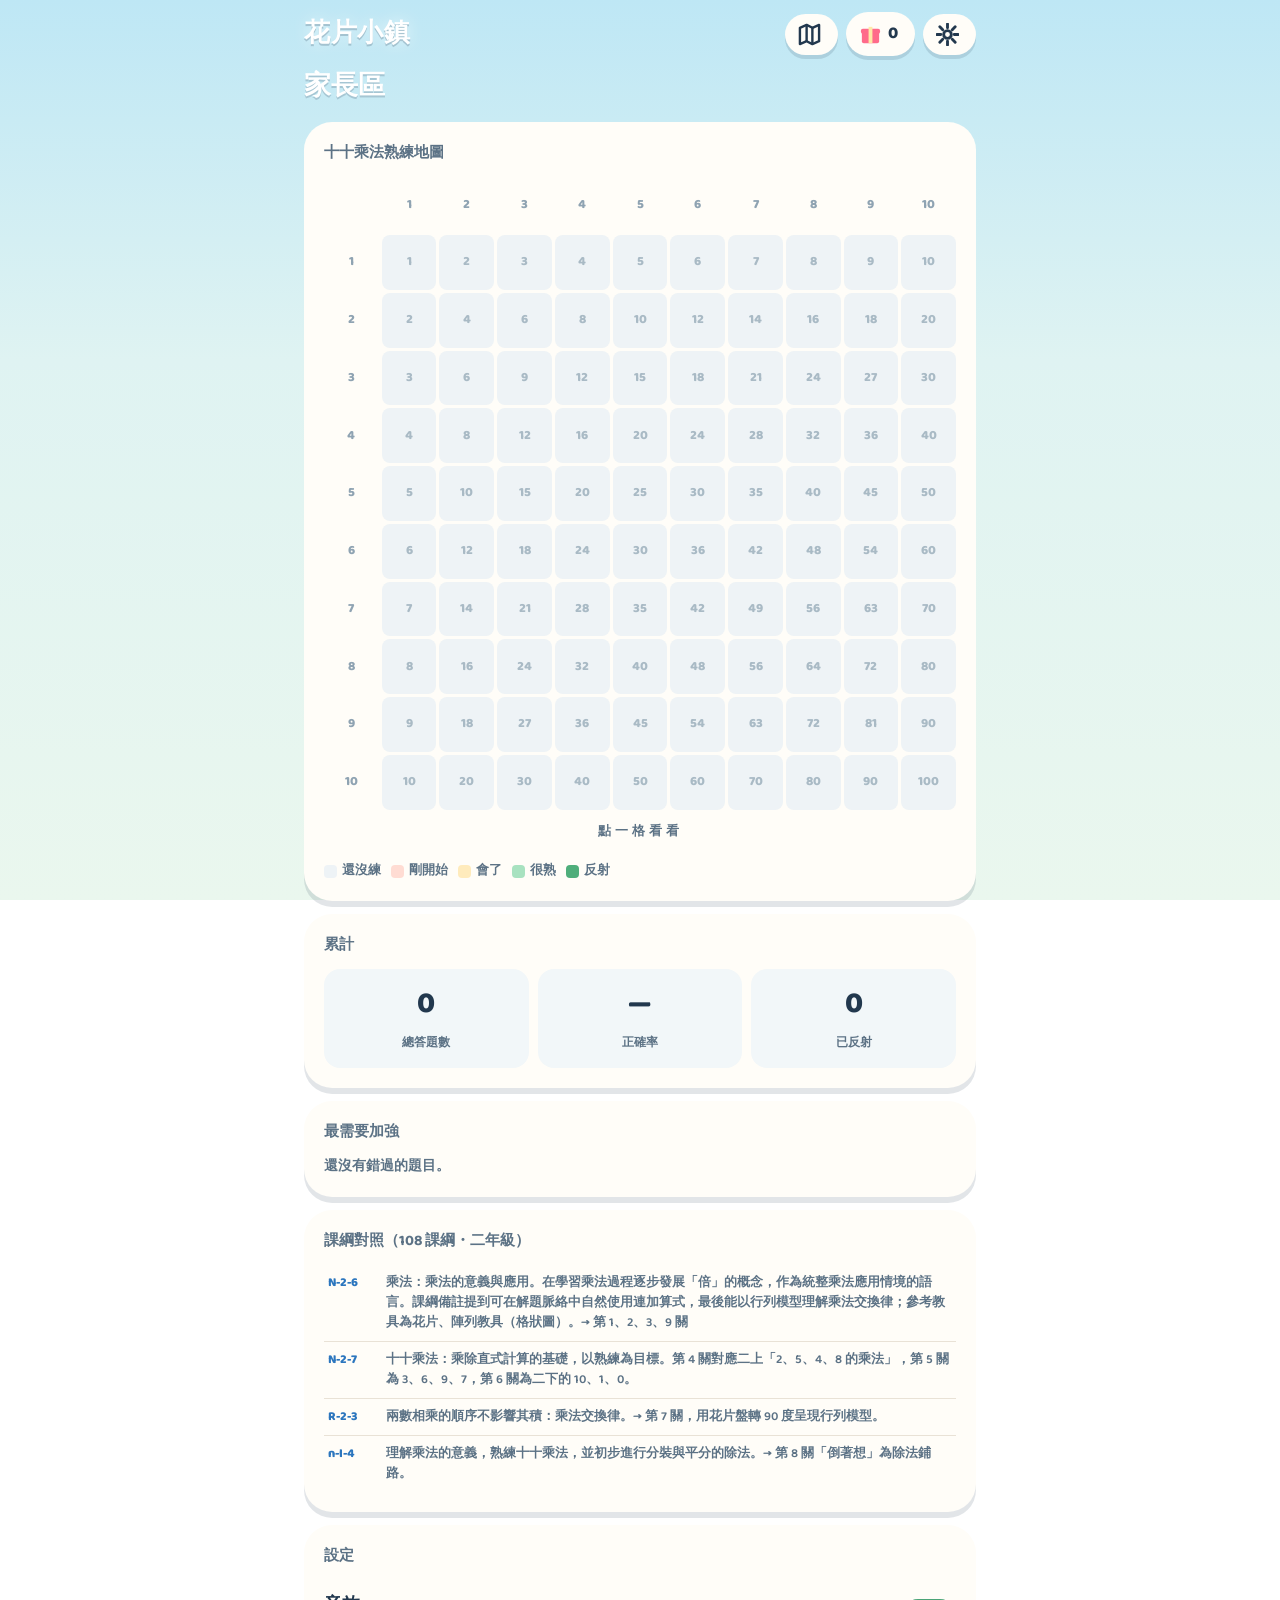
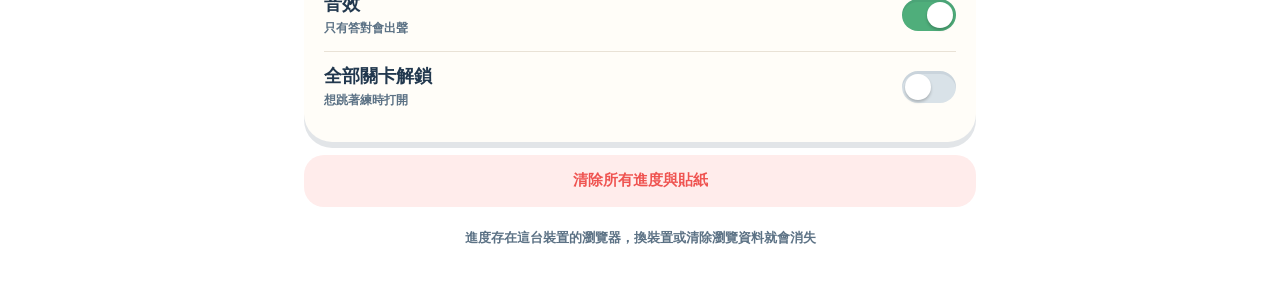
<file: mult/parent.html>
<!DOCTYPE html>
<html lang="zh-Hant">
<head>
<meta charset="utf-8">
<meta name="viewport" content="width=device-width, initial-scale=1, viewport-fit=cover">
<title>花片小鎮 — 家長區</title>
<meta name="theme-color" content="#BEE7F5">
<meta name="apple-mobile-web-app-capable" content="yes">
<meta name="apple-mobile-web-app-status-bar-style" content="default">
<meta name="apple-mobile-web-app-title" content="花片小鎮">
<link rel="preconnect" href="https://fonts.googleapis.com">
<link rel="preconnect" href="https://fonts.gstatic.com" crossorigin>
<link href="https://fonts.googleapis.com/css2?family=Baloo+2:wght@600;700;800&display=swap" rel="stylesheet">
<link rel="stylesheet" href="css/style.css">
</head>
<body>
<div class="wrap">
  <div class="hud"></div>
  <h1 class="title">家長區</h1>

  <div class="card">
    <h2>十十乘法熟練地圖</h2>
    <div class="grid" id="grid"></div>
    <div class="peek" id="peek"><small>點一格看看</small></div>
    <div class="legend">
      <span><em style="background:#EEF3F6"></em>還沒練</span>
      <span><em style="background:#FFDCD3"></em>剛開始</span>
      <span><em style="background:#FFEBBC"></em>會了</span>
      <span><em style="background:#A8E2C0"></em>很熟</span>
      <span><em style="background:#4FAE7B"></em>反射</span>
    </div>
  </div>

  <div class="card">
    <h2>累計</h2>
    <div class="nums">
      <div><b id="n-total">0</b><small>總答題數</small></div>
      <div><b id="n-rate">—</b><small>正確率</small></div>
      <div><b id="n-mas">0</b><small>已反射</small></div>
    </div>
  </div>

  <div class="card">
    <h2>最需要加強</h2>
    <div id="weak"></div>
  </div>

  <div class="card">
    <h2>課綱對照（108 課綱・二年級）</h2>
    <table class="syl" id="syl"></table>
  </div>

  <div class="card">
    <h2>設定</h2>
    <div class="opt"><div><b>音效</b><small>只有答對會出聲</small></div>
      <button class="sw" id="sw-sound" aria-pressed="true" aria-label="音效"></button></div>
    <div class="opt"><div><b>全部關卡解鎖</b><small>想跳著練時打開</small></div>
      <button class="sw" id="sw-all" aria-pressed="false" aria-label="全部解鎖"></button></div>
  </div>

  <button class="danger" id="reset">清除所有進度與貼紙</button>
  <p class="foot">進度存在這台裝置的瀏覽器，換裝置或清除瀏覽資料就會消失</p>
</div>

<script src="js/data.js"></script>
<script src="js/store.js"></script>
<script src="js/ui.js"></script>
<script>
drawHud("parent");
const $ = id => document.getElementById(id);

let h = "<b></b>" + Array.from({length:10}, (_,i) => "<b>" + (i+1) + "</b>").join("");
for(let r=1;r<=10;r++){
  h += "<b>" + r + "</b>";
  for(let c=1;c<=10;c++){
    const k = fkey(r,c), f = S.facts[k];
    h += '<i class="' + (f && f.box ? "b" + f.box : "") + '" data-k="' + k +
         '" data-r="' + r + '" data-c="' + c + '">' + (r*c) + "</i>";
  }
}
$("grid").innerHTML = h;
$("grid").addEventListener("click", e => {
  const cell = e.target.closest("i");
  if(!cell) return;
  document.querySelectorAll(".grid i.lit").forEach(x => x.classList.remove("lit"));
  document.querySelectorAll('.grid i[data-k="' + cell.dataset.k + '"]')
    .forEach(x => x.classList.add("lit"));
  const r = +cell.dataset.r, c = +cell.dataset.c;
  $("peek").innerHTML = r + " × " + c + " = " + (r*c) + "<small>" + kouJue(r,c) + "</small>";
});

$("n-total").textContent = S.total;
$("n-rate").textContent = S.total ? Math.round(S.correct / S.total * 100) + "%" : "—";
$("n-mas").textContent = Object.keys(S.facts).filter(k => S.facts[k].box === 5).length;

const weak = Object.keys(S.facts)
  .filter(k => S.facts[k].wrong > 0)
  .sort((a,b) => (S.facts[b].wrong - S.facts[b].right) - (S.facts[a].wrong - S.facts[a].right))
  .slice(0,8);
$("weak").innerHTML = weak.length
  ? '<div class="legend">' + weak.map(k => {
      const p = k.split("x");
      return '<span style="font-size:15px;color:#B84A32;background:#FFDCD3;border-radius:10px;padding:4px 10px">' +
             p[0] + "×" + p[1] + " · 錯" + S.facts[k].wrong + "</span>";
    }).join("") + "</div>"
  : '<p style="margin:0;color:#5C7285;font-size:13.5px;font-weight:700">還沒有錯過的題目。</p>';

$("syl").innerHTML = CURRICULUM.map(x =>
  "<tr><td>" + x[0] + "</td><td>" + x[1] + "</td></tr>").join("");

function bindSwitch(id, get, set){
  const el = $(id);
  el.setAttribute("aria-pressed", get());
  el.onclick = () => { set(!get()); el.setAttribute("aria-pressed", get()); save(); };
}
bindSwitch("sw-sound", () => S.sound, v => { S.sound = v; if(v) chime(); });
bindSwitch("sw-all", () => S.allOpen, v => { S.allOpen = v; });

$("reset").onclick = () => {
  if(!confirm("所有進度和貼紙都會不見，確定嗎？")) return;
  S = Store.blank();
  save();
  location.href = "index.html";
};
</script>
</body>
</html>
</file>
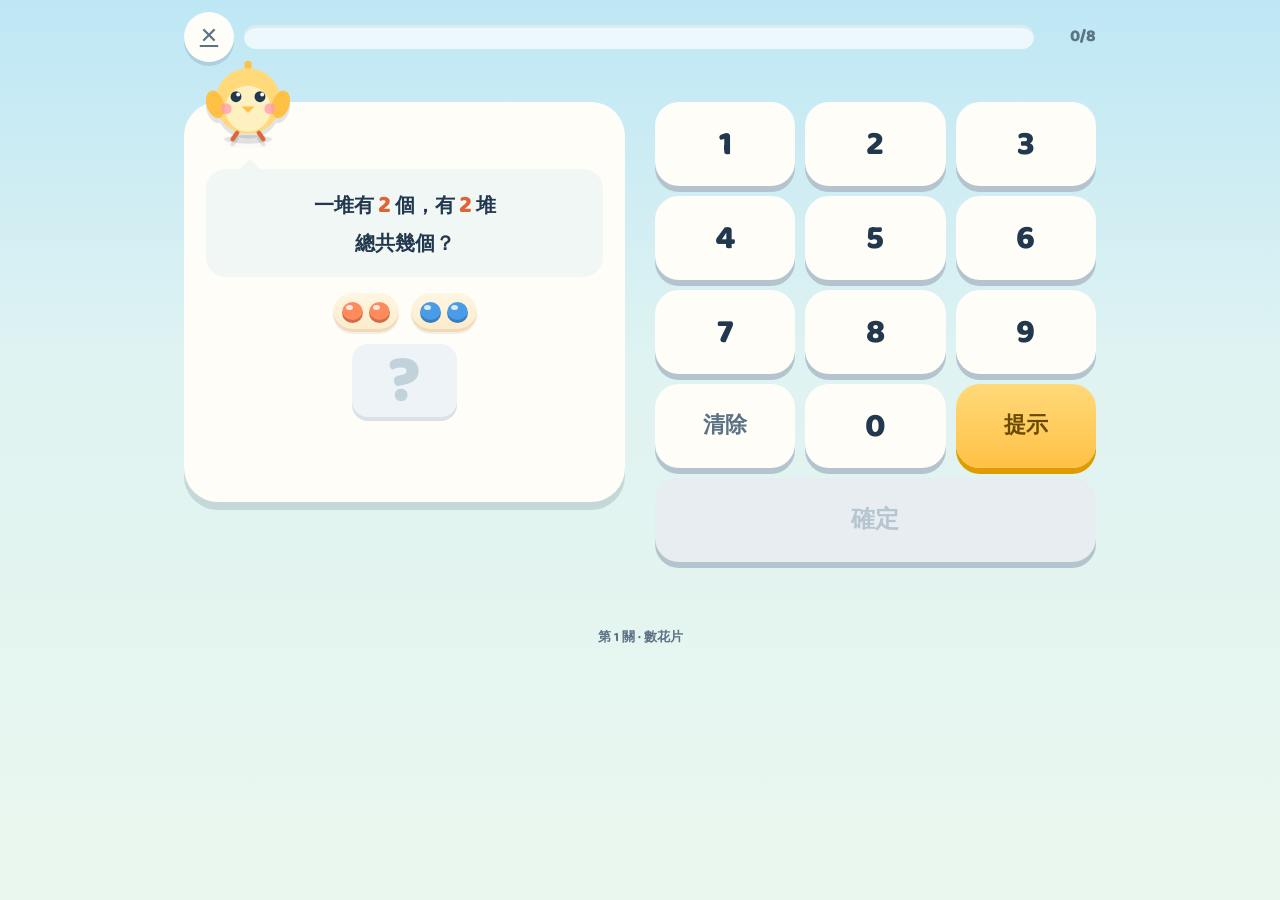
<file: mult/play.html>
<!DOCTYPE html>
<html lang="zh-Hant">
<head>
<meta charset="utf-8">
<meta name="viewport" content="width=device-width, initial-scale=1, viewport-fit=cover">
<title>花片小鎮 — 闖關中</title>
<meta name="theme-color" content="#BEE7F5">
<meta name="apple-mobile-web-app-capable" content="yes">
<meta name="apple-mobile-web-app-status-bar-style" content="default">
<meta name="apple-mobile-web-app-title" content="花片小鎮">
<link rel="preconnect" href="https://fonts.googleapis.com">
<link rel="preconnect" href="https://fonts.gstatic.com" crossorigin>
<link href="https://fonts.googleapis.com/css2?family=Baloo+2:wght@600;700;800&display=swap" rel="stylesheet">
<link rel="stylesheet" href="css/style.css">
</head>
<body>
<div class="wrap play">
  <div class="gbar">
    <a class="iconbtn" href="index.html" aria-label="回小鎮">✕</a>
    <div class="meter"><span id="meter"></span></div>
    <div class="count" id="count"></div>
  </div>

  <div class="board">
    <div class="mascot" id="mascot"></div>
    <div id="stage" style="width:100%"></div>
  </div>

  <div id="input"></div>
  <div class="say" id="say"></div>
  <p class="foot" id="levelName"></p>
</div>

<script src="js/data.js"></script>
<script src="js/store.js"></script>
<script src="js/ui.js"></script>
<script src="js/questions.js"></script>
<script src="js/game.js"></script>
</body>
</html>
</file>
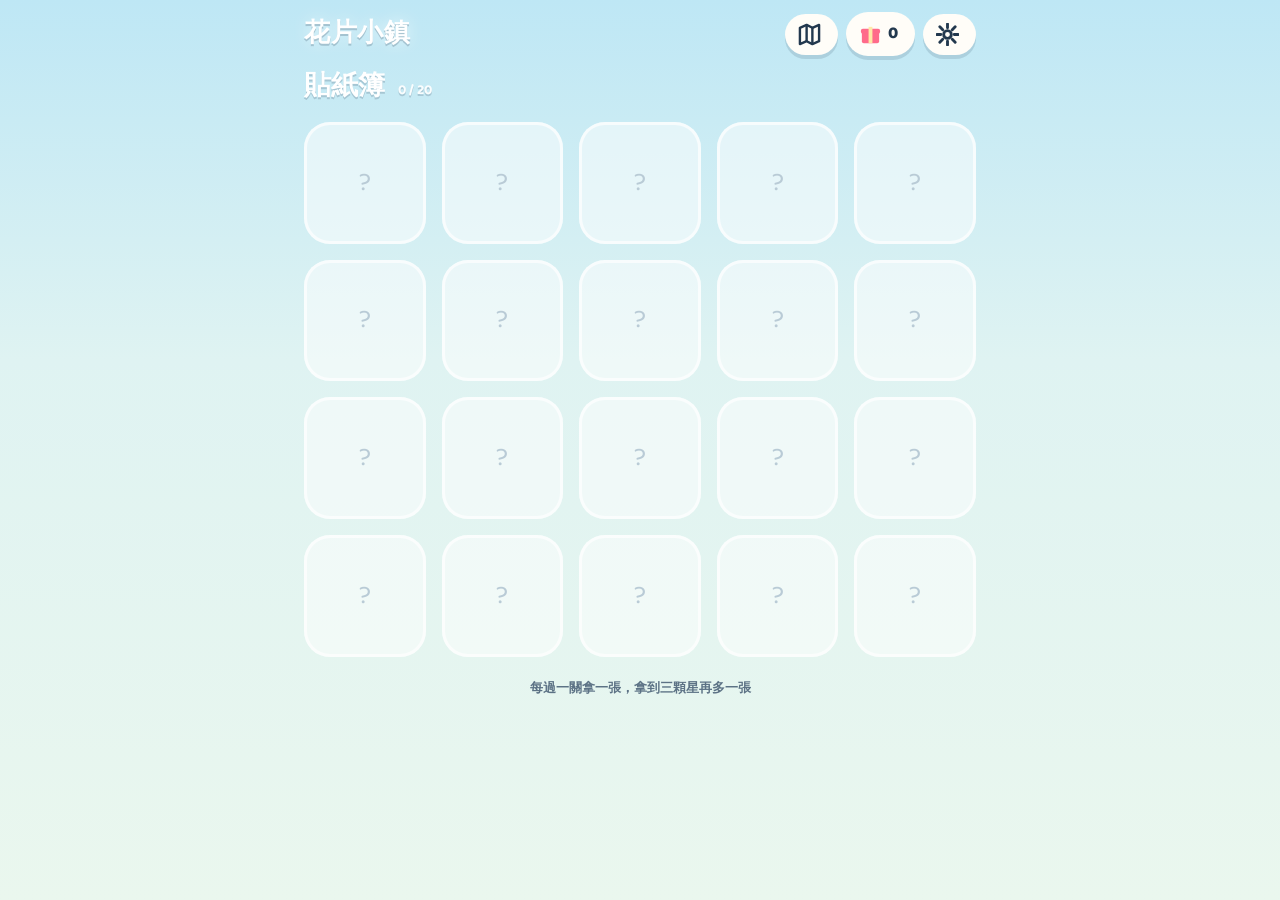
<file: mult/stickers.html>
<!DOCTYPE html>
<html lang="zh-Hant">
<head>
<meta charset="utf-8">
<meta name="viewport" content="width=device-width, initial-scale=1, viewport-fit=cover">
<title>花片小鎮 — 貼紙簿</title>
<meta name="theme-color" content="#BEE7F5">
<meta name="apple-mobile-web-app-capable" content="yes">
<meta name="apple-mobile-web-app-status-bar-style" content="default">
<meta name="apple-mobile-web-app-title" content="花片小鎮">
<link rel="preconnect" href="https://fonts.googleapis.com">
<link rel="preconnect" href="https://fonts.gstatic.com" crossorigin>
<link href="https://fonts.googleapis.com/css2?family=Baloo+2:wght@600;700;800&display=swap" rel="stylesheet">
<link rel="stylesheet" href="css/style.css">
</head>
<body>
<div class="wrap">
  <div class="hud"></div>
  <h1 class="title">貼紙簿 <small id="tip"></small></h1>
  <div class="album" id="album"></div>
  <p class="foot">每過一關拿一張，拿到三顆星再多一張</p>
</div>

<script src="js/data.js"></script>
<script src="js/store.js"></script>
<script src="js/ui.js"></script>
<script>
drawHud("stickers");
document.getElementById("tip").textContent = S.stickers.length + " / " + STICKERS.length;
document.getElementById("album").innerHTML = STICKERS.map(s =>
  S.stickers.indexOf(s) >= 0 ? "<div>" + s + "</div>" : '<div class="empty">?</div>'
).join("");
</script>
</body>
</html>
</file>
<file: mult/css/style.css>
/* ==========================================================
   花片小鎮 — 視覺系統
   風格：剪紙繪本（層疊色塊、圓潤厚邊、柔和落影）
   ========================================================== */
:root{
  /* 天空與地景 */
  --sky-1:#BEE7F5; --sky-2:#DFF3F2; --sky-3:#EAF7EE;
  --grass-1:#8FDCB0; --grass-2:#6BC894; --grass-3:#4FAE7B; --grass-4:#3C9268;
  --pond:#7CC9E8; --road:#F5E3C3; --road-edge:#E3CBA3;

  /* 主色 */
  --ink:#22384E; --ink-soft:#5C7285; --ink-fade:#8FA3B2;
  --paper:#FFFDF8; --line:#E9E2D6;
  --coral:#FF8A5B; --coral-d:#DE6335;
  --teal:#2EC4B6;  --teal-d:#1C9C90;
  --sun:#FFC145;   --sun-d:#DE9C00;
  --plum:#8367C7;  --plum-d:#6849AC;
  --berry:#FF6B8A; --berry-d:#DC4668;
  --sea:#4A9BE8;   --sea-d:#2C76BE;
  --stone:#D9E2E8; --stone-d:#B4C4CE;
  --alert:#EF5350;

  --shadow:0 6px 0;
  --r-lg:28px; --r-md:20px; --r-sm:14px;
  --font:"Baloo 2","Yuanti TC","Yuan Gothic","蘋方-繁","PingFang TC",
         "微軟正黑體","Microsoft JhengHei",system-ui,sans-serif;
}

*{box-sizing:border-box;-webkit-tap-highlight-color:transparent}
html{-webkit-text-size-adjust:100%}
body{
  margin:0;font-family:var(--font);color:var(--ink);font-size:16px;line-height:1.55;
  background:linear-gradient(180deg,var(--sky-1) 0%,var(--sky-2) 40%,var(--sky-3) 100%);
  background-attachment:fixed;min-height:100dvh;
  -webkit-user-select:none;user-select:none;overflow-x:hidden;
}
body::after{ /* 進場淡入 */
  content:"";position:fixed;inset:0;background:var(--sky-2);pointer-events:none;
  animation:curtain .45s ease forwards;z-index:99}
@keyframes curtain{to{opacity:0;visibility:hidden}}

.wrap{max-width:460px;margin:0 auto;padding:calc(env(safe-area-inset-top) + 12px) 16px
       calc(env(safe-area-inset-bottom) + 28px);position:relative;z-index:1}

/* ---------- 頂端 HUD ---------- */
.hud{display:flex;align-items:center;gap:8px;margin-bottom:10px}
.hud .logo{font-weight:800;font-size:21px;letter-spacing:.5px;color:#fff;
  text-shadow:0 2px 0 rgba(34,56,78,.22),0 0 16px rgba(255,255,255,.55)}
.hud .sp{flex:1}
.pill{display:inline-flex;align-items:center;gap:6px;background:var(--paper);border:none;
  border-radius:99px;padding:7px 14px 7px 10px;font-family:var(--font);font-weight:800;
  font-size:15px;color:var(--ink);cursor:pointer;box-shadow:0 4px 0 rgba(34,56,78,.14);
  text-decoration:none}
.pill:active{transform:translateY(3px);box-shadow:0 1px 0 rgba(34,56,78,.14)}
.pill svg{width:20px;height:20px;display:block}
.pill:focus-visible{outline:4px solid var(--sun);outline-offset:3px}

/* ---------- 通用按鈕 ---------- */
.btn{display:inline-flex;align-items:center;justify-content:center;gap:8px;
  font-family:var(--font);font-weight:800;font-size:17px;padding:15px 18px;
  border:none;border-radius:var(--r-md);cursor:pointer;color:#fff;text-decoration:none;
  background:linear-gradient(180deg,#8FE0D6,var(--teal));box-shadow:var(--shadow) var(--teal-d)}
.btn:active{transform:translateY(4px);box-shadow:0 2px 0 var(--teal-d)}
.btn:focus-visible{outline:4px solid var(--sun);outline-offset:3px}
.btn.ghost{background:var(--paper);color:var(--ink);box-shadow:var(--shadow) var(--stone-d)}
.btn.ghost:active{box-shadow:0 2px 0 var(--stone-d)}
.btn.coral{background:linear-gradient(180deg,#FFAB84,var(--coral));box-shadow:var(--shadow) var(--coral-d)}
.btn.coral:active{box-shadow:0 2px 0 var(--coral-d)}

.title{color:#fff;font-weight:800;font-size:22px;margin:0 0 14px;
  text-shadow:0 2px 0 rgba(34,56,78,.2)}
.title small{font-size:14px;font-weight:700;opacity:.92;margin-left:8px}
.foot{text-align:center;font-size:13px;font-weight:700;color:var(--ink-soft);margin-top:22px}

/* ==========================================================
   小鎮地圖
   ========================================================== */
.town{position:relative;width:100%;margin-top:4px}
.town svg.scene{width:100%;height:auto;display:block;
  filter:drop-shadow(0 6px 0 rgba(34,56,78,.07))}
.stop{position:absolute;transform:translate(-50%,-50%);
  display:flex;flex-direction:column;align-items:center;gap:4px}
.node{width:74px;height:74px;border-radius:50%;border:5px solid var(--paper);
  cursor:pointer;padding:0;position:relative;display:flex;align-items:center;
  justify-content:center;box-shadow:0 7px 0 rgba(34,56,78,.2);font-family:var(--font)}
.node:active{transform:translateY(4px);box-shadow:0 3px 0 rgba(34,56,78,.2)}
.node:focus-visible{outline:4px solid #fff;outline-offset:4px}
.node svg{width:40px;height:40px;display:block}
.node.k0{background:linear-gradient(180deg,#FFB088,var(--coral))}
.node.k1{background:linear-gradient(180deg,#6FDCD0,var(--teal))}
.node.k2{background:linear-gradient(180deg,#FFD97A,var(--sun))}
.node.k3{background:linear-gradient(180deg,#FF9BB1,var(--berry))}
.node.k4{background:linear-gradient(180deg,#7FBDF2,var(--sea))}
.node.k5{background:linear-gradient(180deg,#AB94E0,var(--plum))}
.node.locked{background:linear-gradient(180deg,#E4EBEF,var(--stone-d));cursor:default}
.node.now{animation:bob 1.6s ease-in-out infinite}
@keyframes bob{0%,68%,100%{transform:translateY(0)}80%{transform:translateY(-10px)}90%{transform:translateY(0)}}
.node .halo{position:absolute;inset:-13px;border-radius:50%;
  border:4px dashed rgba(255,255,255,.95);animation:turn 10s linear infinite}
@keyframes turn{to{transform:rotate(360deg)}}
.stop .stars{font-size:14px;letter-spacing:2px;line-height:1;color:var(--sun);
  text-shadow:0 2px 0 rgba(34,56,78,.22)}
.stop .stars .off{color:rgba(255,255,255,.85)}
.stop .name{background:var(--paper);border-radius:99px;padding:2px 12px;font-size:13.5px;
  font-weight:800;box-shadow:0 3px 0 rgba(34,56,78,.13);white-space:nowrap}
.stop.locked .name{opacity:.65}

/* ==========================================================
   遊戲畫面
   ========================================================== */
.gbar{display:flex;align-items:center;gap:10px;margin-bottom:14px}
.iconbtn{width:42px;height:42px;flex:none;border:none;border-radius:50%;background:var(--paper);
  cursor:pointer;box-shadow:0 4px 0 rgba(34,56,78,.14);display:flex;align-items:center;
  justify-content:center;color:var(--ink-soft);font-family:var(--font);font-weight:800;font-size:19px}
.iconbtn:active{transform:translateY(3px);box-shadow:0 1px 0 rgba(34,56,78,.14)}
.iconbtn:focus-visible{outline:4px solid var(--sun);outline-offset:3px}
.meter{flex:1;height:20px;border-radius:99px;background:rgba(255,255,255,.7);
  box-shadow:inset 0 3px 0 rgba(34,56,78,.07);overflow:hidden;position:relative}
.meter span{position:absolute;left:0;top:0;bottom:0;border-radius:99px;width:0;
  background:linear-gradient(180deg,#9BE8B8,var(--grass-3));
  box-shadow:inset 0 -3px 0 rgba(0,0,0,.09);transition:width .5s cubic-bezier(.3,1.4,.5,1)}
.count{flex:none;font-weight:800;font-size:15px;color:var(--ink-soft);min-width:44px;text-align:right}

.board{background:var(--paper);border-radius:var(--r-lg);padding:16px 16px 20px;
  box-shadow:0 8px 0 rgba(34,56,78,.15);position:relative;min-height:252px;
  display:flex;flex-direction:column;align-items:center;justify-content:center}
.mascot{position:absolute;top:-40px;left:10px;width:76px;height:76px;
  filter:drop-shadow(0 5px 0 rgba(34,56,78,.13))}
.mascot.cheer{animation:cheer .65s ease}
@keyframes cheer{0%{transform:none}30%{transform:translateY(-14px) rotate(-10deg) scale(1.1)}
  60%{transform:translateY(0) rotate(6deg)}100%{transform:none}}
.mascot.oops{animation:oops .5s ease}
@keyframes oops{0%,100%{transform:none}25%{transform:rotate(-7deg)}75%{transform:rotate(7deg)}}

.bubble{position:relative;width:100%;background:#F1F7F5;border-radius:var(--r-md);
  padding:13px 16px;text-align:center;font-size:17px;font-weight:700;line-height:1.7;
  margin:16px 0 2px}
.bubble::after{content:"";position:absolute;top:-10px;left:34px;border:10px solid transparent;
  border-top:0;border-bottom-color:#F1F7F5}
.bubble .hl{color:var(--coral-d);font-size:1.22em;font-weight:800}

/* 花片托盤 */
.tray{display:flex;flex-wrap:wrap;justify-content:center;gap:10px;margin:16px 0 2px;
  transition:transform .65s cubic-bezier(.34,1.35,.5,1)}
.tray.turn{transform:rotate(90deg) scale(.68)}
.pile{background:linear-gradient(180deg,#FFF6E2,#FBEBCB);border-radius:16px;padding:7px;
  box-shadow:inset 0 -3px 0 rgba(180,140,80,.18),0 2px 0 rgba(34,56,78,.07);
  display:flex;flex-direction:column;gap:5px}
.pile .line{display:flex;gap:5px}
.chip{width:17px;height:17px;border-radius:50%;position:relative;transform:scale(0);
  animation:drop .36s cubic-bezier(.2,1.7,.5,1) forwards;
  box-shadow:inset 0 -3px 0 rgba(0,0,0,.2)}
.chip::after{content:"";position:absolute;top:2.5px;left:3.5px;width:6px;height:4px;
  border-radius:50%;background:rgba(255,255,255,.8)}
.chip.c0{background:#FF8A5B}.chip.c1{background:#4A9BE8}.chip.c2{background:#FFC145}
.chip.c3{background:#2EC4B6}.chip.c4{background:#8367C7}.chip.c5{background:#FF6B8A}
@keyframes drop{to{transform:scale(1)}}
.cap{text-align:center;color:var(--ink-soft);font-size:14px;font-weight:700;
  margin-top:10px;min-height:22px}
.cap .jump{color:var(--sea-d);font-size:19px;font-weight:800;letter-spacing:2px}

/* 算式 */
.eq{display:flex;justify-content:center;align-items:center;gap:11px;flex-wrap:wrap;
  margin-top:12px;font-weight:800;font-size:clamp(40px,13vw,56px);line-height:1.1}
.eq .op{color:var(--berry)}
.slot{min-width:1.6em;text-align:center;border-radius:16px;background:#EDF3F6;
  box-shadow:inset 0 -4px 0 rgba(34,56,78,.09);padding:2px .14em;color:var(--sea-d)}
.slot.blank{color:#C2D2DB}
.slot.yes{background:#DEF5E6;color:var(--grass-4)}
.slot.no{background:#FDE4E3;color:var(--alert);animation:wob .4s}
@keyframes wob{0%,100%{transform:none}25%{transform:translateX(-9px)}75%{transform:translateX(9px)}}

/* 輸入區 */
.choices{display:grid;grid-template-columns:1fr 1fr;gap:11px;margin-top:14px}
.choice{font-family:var(--font);font-weight:800;font-size:25px;padding:17px 6px;
  border:none;border-radius:var(--r-md);background:var(--paper);color:var(--ink);
  cursor:pointer;box-shadow:var(--shadow) var(--stone-d)}
.choice:active{transform:translateY(4px);box-shadow:0 2px 0 var(--stone-d)}
.choice:focus-visible{outline:4px solid var(--sun);outline-offset:3px}
.choice.yes{background:linear-gradient(180deg,#8FE0B4,var(--grass-3));
  box-shadow:var(--shadow) var(--grass-4);color:#fff}
.choice.no{background:linear-gradient(180deg,#FF9A96,var(--alert));
  box-shadow:var(--shadow) #C63B37;color:#fff}
.keys{display:grid;grid-template-columns:repeat(3,1fr);gap:10px;margin-top:14px}
.key{font-family:var(--font);font-weight:800;font-size:29px;height:64px;border:none;
  border-radius:var(--r-md);background:var(--paper);color:var(--ink);cursor:pointer;
  box-shadow:var(--shadow) var(--stone-d)}
.key:active{transform:translateY(4px);box-shadow:0 2px 0 var(--stone-d)}
.key:focus-visible{outline:4px solid var(--sun);outline-offset:3px}
.key.small{font-size:18px;color:var(--ink-soft)}
.key.hint{background:linear-gradient(180deg,#FFD97A,var(--sun));box-shadow:var(--shadow) var(--sun-d);
  color:#6A4A00;font-size:20px}
.key.hint:active{box-shadow:0 2px 0 var(--sun-d)}
.key.ok{grid-column:1/-1;background:linear-gradient(180deg,#8FE0B4,var(--grass-3));
  box-shadow:var(--shadow) var(--grass-4);color:#fff;font-size:21px}
.key.ok:active{box-shadow:0 2px 0 var(--grass-4)}
.key.ok[disabled]{background:#E7EDF0;box-shadow:var(--shadow) var(--stone-d);color:#B6C6D0}
.say{text-align:center;font-weight:800;font-size:18px;min-height:32px;margin-top:12px}
.say.yes{color:var(--grass-4)}
.say.no{color:#C24540}
.say .kou{display:block;font-size:16px;font-weight:700;letter-spacing:5px;color:var(--ink-soft)}

/* 彩帶 */
.confetti{position:fixed;left:50%;top:40%;z-index:20;pointer-events:none}
.confetti i{position:absolute;width:11px;height:16px;border-radius:3px;
  animation:burst .95s cubic-bezier(.15,.85,.35,1) forwards}
@keyframes burst{to{transform:translate(var(--dx),var(--dy)) rotate(var(--rot));opacity:0}}

/* 結算 */
.result{text-align:center;width:100%;padding:4px 0}
.result .row{font-size:46px;letter-spacing:8px;line-height:1.25}
.result .row b{display:inline-block;color:var(--sun);text-shadow:0 3px 0 var(--sun-d);
  transform:scale(0);animation:pop .5s cubic-bezier(.2,1.8,.5,1) forwards}
.result .row b.off{color:#E3EBEF;text-shadow:0 3px 0 var(--stone-d)}
.result .row b:nth-child(2){animation-delay:.2s}
.result .row b:nth-child(3){animation-delay:.4s}
@keyframes pop{to{transform:scale(1)}}
.result .score{font-weight:800;font-size:44px;margin-top:4px}
.result .sub{color:var(--ink-soft);font-size:15px;font-weight:700}
.prize{background:linear-gradient(180deg,#FFF6DE,#FFEBB4);border-radius:var(--r-md);
  padding:14px;margin-top:16px;font-weight:800;font-size:15px;
  box-shadow:inset 0 -4px 0 rgba(180,140,40,.14)}
.prize .em{display:block;font-size:44px;line-height:1.2;
  animation:pop .55s cubic-bezier(.2,1.8,.5,1) both .55s}
.pair{display:grid;grid-template-columns:1fr 1fr;gap:11px;margin-top:14px}

/* ==========================================================
   貼紙簿
   ========================================================== */
.album{display:grid;grid-template-columns:repeat(4,1fr);gap:12px}
.album div{aspect-ratio:1;background:var(--paper);border-radius:22px;display:flex;
  align-items:center;justify-content:center;font-size:36px;
  box-shadow:0 5px 0 rgba(34,56,78,.13)}
.album div.empty{background:rgba(255,255,255,.5);color:#B9CBD6;font-size:26px;
  box-shadow:inset 0 0 0 3px rgba(255,255,255,.7)}

/* ==========================================================
   家長區
   ========================================================== */
.card{background:var(--paper);border-radius:var(--r-lg);padding:16px;margin-bottom:13px;
  box-shadow:0 6px 0 rgba(34,56,78,.13)}
.card h2{margin:0 0 12px;font-size:15px;color:var(--ink-soft)}
.grid{display:grid;grid-template-columns:repeat(11,1fr);gap:3px}
.grid b,.grid i{font-style:normal;font-weight:800;aspect-ratio:1;display:flex;
  align-items:center;justify-content:center;font-size:10px;border-radius:6px}
.grid b{color:var(--ink-fade);font-size:11px}
.grid i{background:#EEF3F6;color:#A9BAC5;cursor:pointer}
.grid i.b1{background:#FFDCD3;color:#B84A32}
.grid i.b2{background:#FFEBBC;color:#8A6210}
.grid i.b3{background:#D6EFE0;color:#2A7A4C}
.grid i.b4{background:#A8E2C0;color:#136439}
.grid i.b5{background:var(--grass-3);color:#fff}
.grid i.lit{outline:3px solid var(--ink);outline-offset:-1px}
.peek{margin-top:12px;text-align:center;font-weight:800;font-size:20px;min-height:30px}
.peek small{display:block;font-size:13px;font-weight:700;color:var(--ink-soft);letter-spacing:4px}
.legend{display:flex;flex-wrap:wrap;gap:10px;margin-top:10px;font-size:12.5px;
  color:var(--ink-soft);font-weight:700}
.legend span{display:flex;align-items:center;gap:5px}
.legend em{width:13px;height:13px;border-radius:4px;font-style:normal}
.nums{display:grid;grid-template-columns:repeat(3,1fr);gap:9px;text-align:center}
.nums div{background:#F2F7F9;border-radius:16px;padding:12px 4px}
.nums b{display:block;font-size:25px;font-weight:800}
.nums small{color:var(--ink-soft);font-size:12px;font-weight:700}
table.syl{width:100%;border-collapse:collapse;font-size:12.5px}
table.syl td{padding:8px 4px;border-bottom:1px solid var(--line);vertical-align:top;
  color:var(--ink-soft);font-weight:600;line-height:1.6}
table.syl tr:last-child td{border-bottom:none}
table.syl td:first-child{font-weight:800;color:var(--sea-d);white-space:nowrap;width:58px}
.opt{display:flex;align-items:center;justify-content:space-between;gap:12px;padding:12px 0;
  border-bottom:1px solid var(--line)}
.opt:last-of-type{border-bottom:none}
.opt small{display:block;color:var(--ink-soft);font-size:12px;font-weight:600}
.sw{width:54px;height:32px;flex:none;border:none;border-radius:99px;background:var(--stone);
  position:relative;cursor:pointer;box-shadow:inset 0 3px 0 rgba(34,56,78,.08)}
.sw::after{content:"";position:absolute;top:3px;left:3px;width:26px;height:26px;border-radius:50%;
  background:#fff;box-shadow:0 2px 3px rgba(0,0,0,.22);transition:transform .2s}
.sw[aria-pressed="true"]{background:var(--grass-3)}
.sw[aria-pressed="true"]::after{transform:translateX(22px)}
.sw:focus-visible{outline:4px solid var(--sun);outline-offset:3px}
.danger{width:100%;padding:14px;border:none;border-radius:var(--r-md);background:#FFECEB;
  color:var(--alert);font-family:var(--font);font-weight:800;font-size:14.5px;cursor:pointer}

@media (prefers-reduced-motion:reduce){
  *{animation-duration:.01ms !important;animation-iteration-count:1 !important;
    transition-duration:.01ms !important}
  .chip,.result .row b{transform:scale(1)}
  body::after{display:none}
}

/* ==========================================================
   平板（iPad）
   直向：整體放大，小鎮畫面變寬
   橫向：闖關頁改成左右兩欄，題目和鍵盤同時看得到
   ========================================================== */
@media (min-width:700px){
  body{font-size:18px}
  .wrap{max-width:640px;padding-left:24px;padding-right:24px}
  .hud .logo{font-size:26px}
  .pill{font-size:17px;padding:9px 17px 9px 13px}
  .pill svg{width:23px;height:23px}
  .title{font-size:27px}

  /* 小鎮：關卡球隨畫面等比放大 */
  .node{width:96px;height:96px;border-width:6px}
  .node svg{width:52px;height:52px}
  .node .halo{inset:-16px}
  .stop .name{font-size:16px;padding:3px 15px}
  .stop .stars{font-size:18px}

  /* 闖關 */
  .board{min-height:320px;padding:22px 22px 26px;border-radius:34px}
  .mascot{width:96px;height:96px;top:-50px;left:16px}
  .bubble{font-size:20px;padding:16px 20px;margin-top:22px}
  .chip{width:21px;height:21px}
  .chip::after{width:7px;height:5px;top:3px;left:4px}
  .pile{padding:9px;border-radius:20px}
  .pile .line{gap:6px}
  .tray{gap:12px}
  .cap{font-size:16px}
  .eq{font-size:60px;gap:14px}
  .key{height:76px;font-size:34px;border-radius:24px}
  .key.small,.key.hint{font-size:22px}
  .key.ok{font-size:24px}
  .choice{font-size:30px;padding:21px 6px}
  .say{font-size:21px}
  .meter{height:24px}
  .count{font-size:17px;min-width:52px}
  .iconbtn{width:50px;height:50px;font-size:22px}
  .result .row{font-size:58px}
  .result .score{font-size:54px}

  /* 貼紙簿 */
  .album{grid-template-columns:repeat(5,1fr);gap:16px}
  .album div{font-size:46px;border-radius:26px}

  /* 家長區 */
  .grid b,.grid i{font-size:13px;border-radius:8px}
  .card{padding:20px}
  .nums b{font-size:30px}
}

@media (min-width:1000px){
  .wrap{max-width:720px}
}

/* iPad 橫放時的闖關版面：題目在左、鍵盤在右 */
@media (min-width:860px) and (orientation:landscape){
  .wrap.play{
    max-width:960px;
    display:grid;
    grid-template-columns:1fr 1fr;
    grid-template-areas:"bar bar" "board input" "board say" "foot foot";
    column-gap:30px;
    align-content:start;
  }
  .wrap.play .gbar{grid-area:bar}
  .wrap.play .board{grid-area:board;align-self:start;min-height:400px;margin-top:26px}
  .wrap.play #input{grid-area:input;align-self:start;margin-top:26px}
  .wrap.play .say{grid-area:say}
  .wrap.play .foot{grid-area:foot}
  .wrap.play .keys{margin-top:0}
  .wrap.play .choices{margin-top:0}
  .wrap.play .key{height:84px}
  .wrap.play .eq{font-size:66px}
}
</file>
